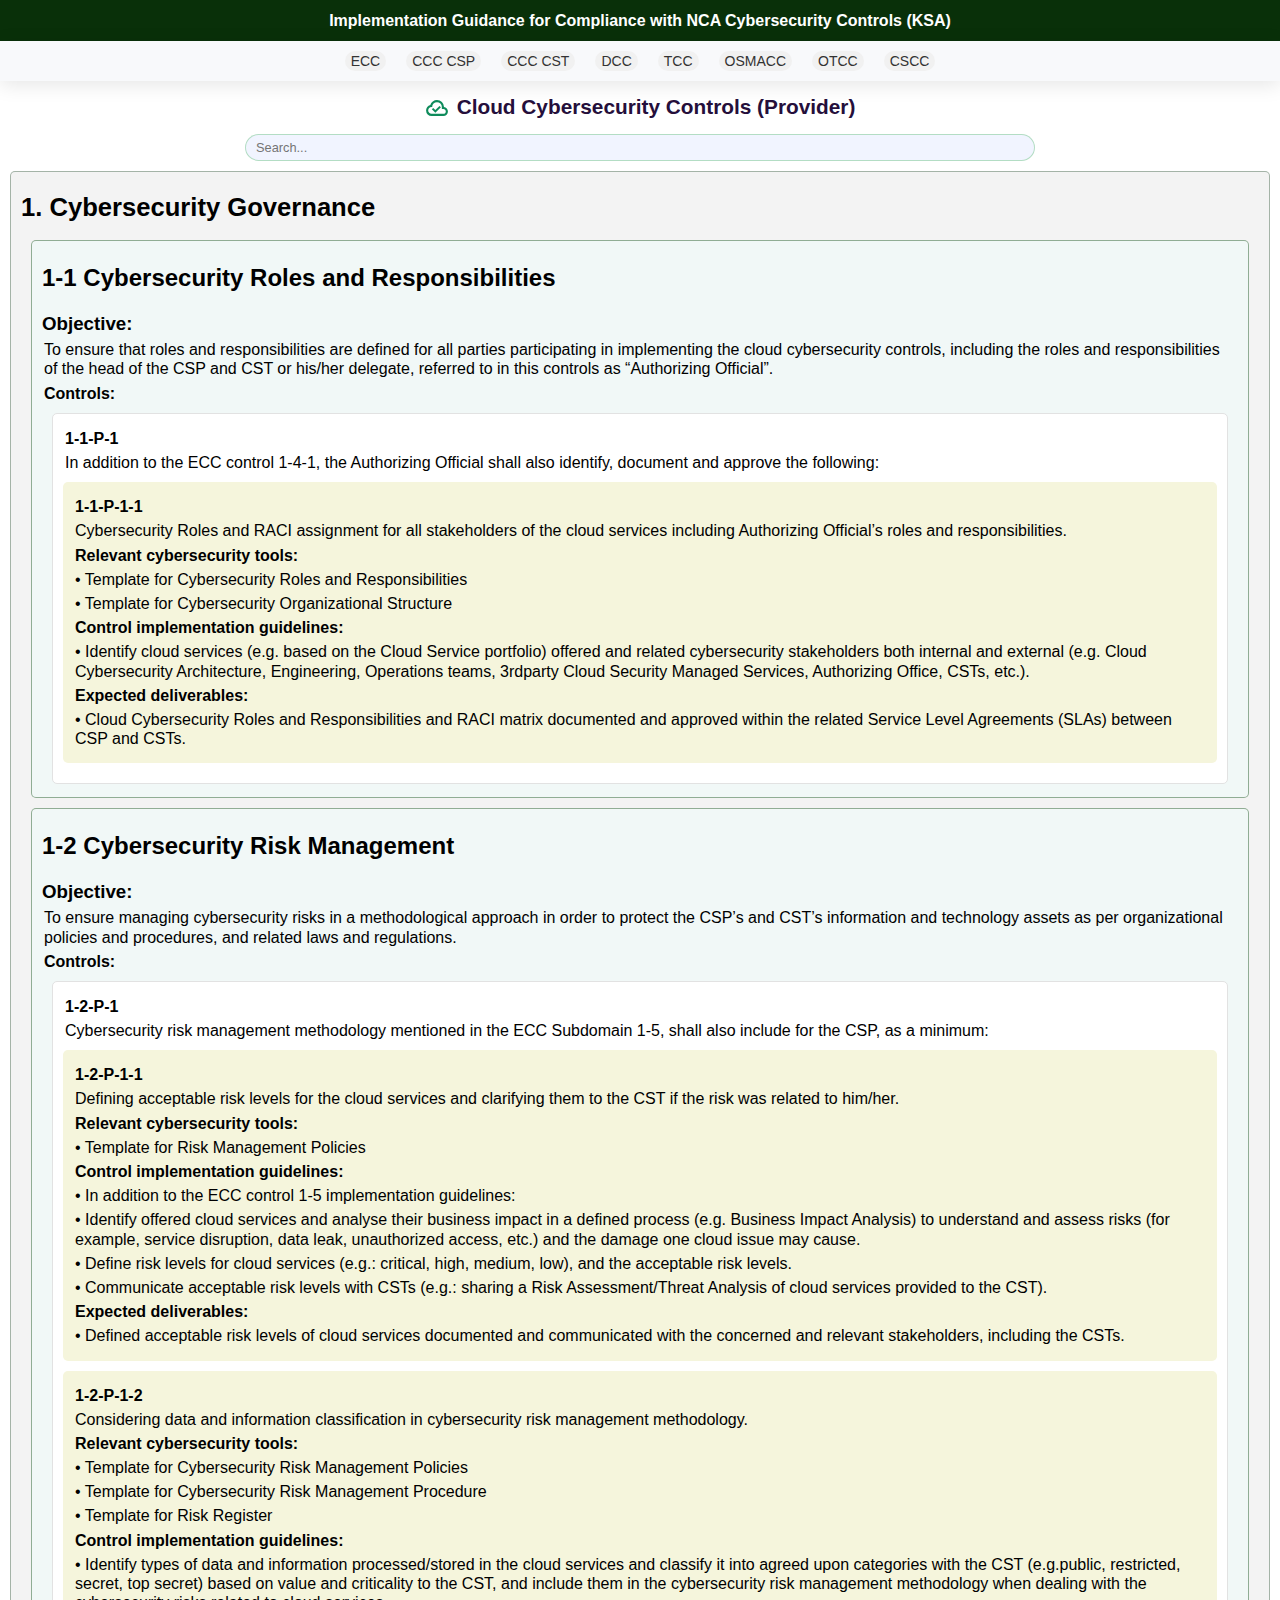
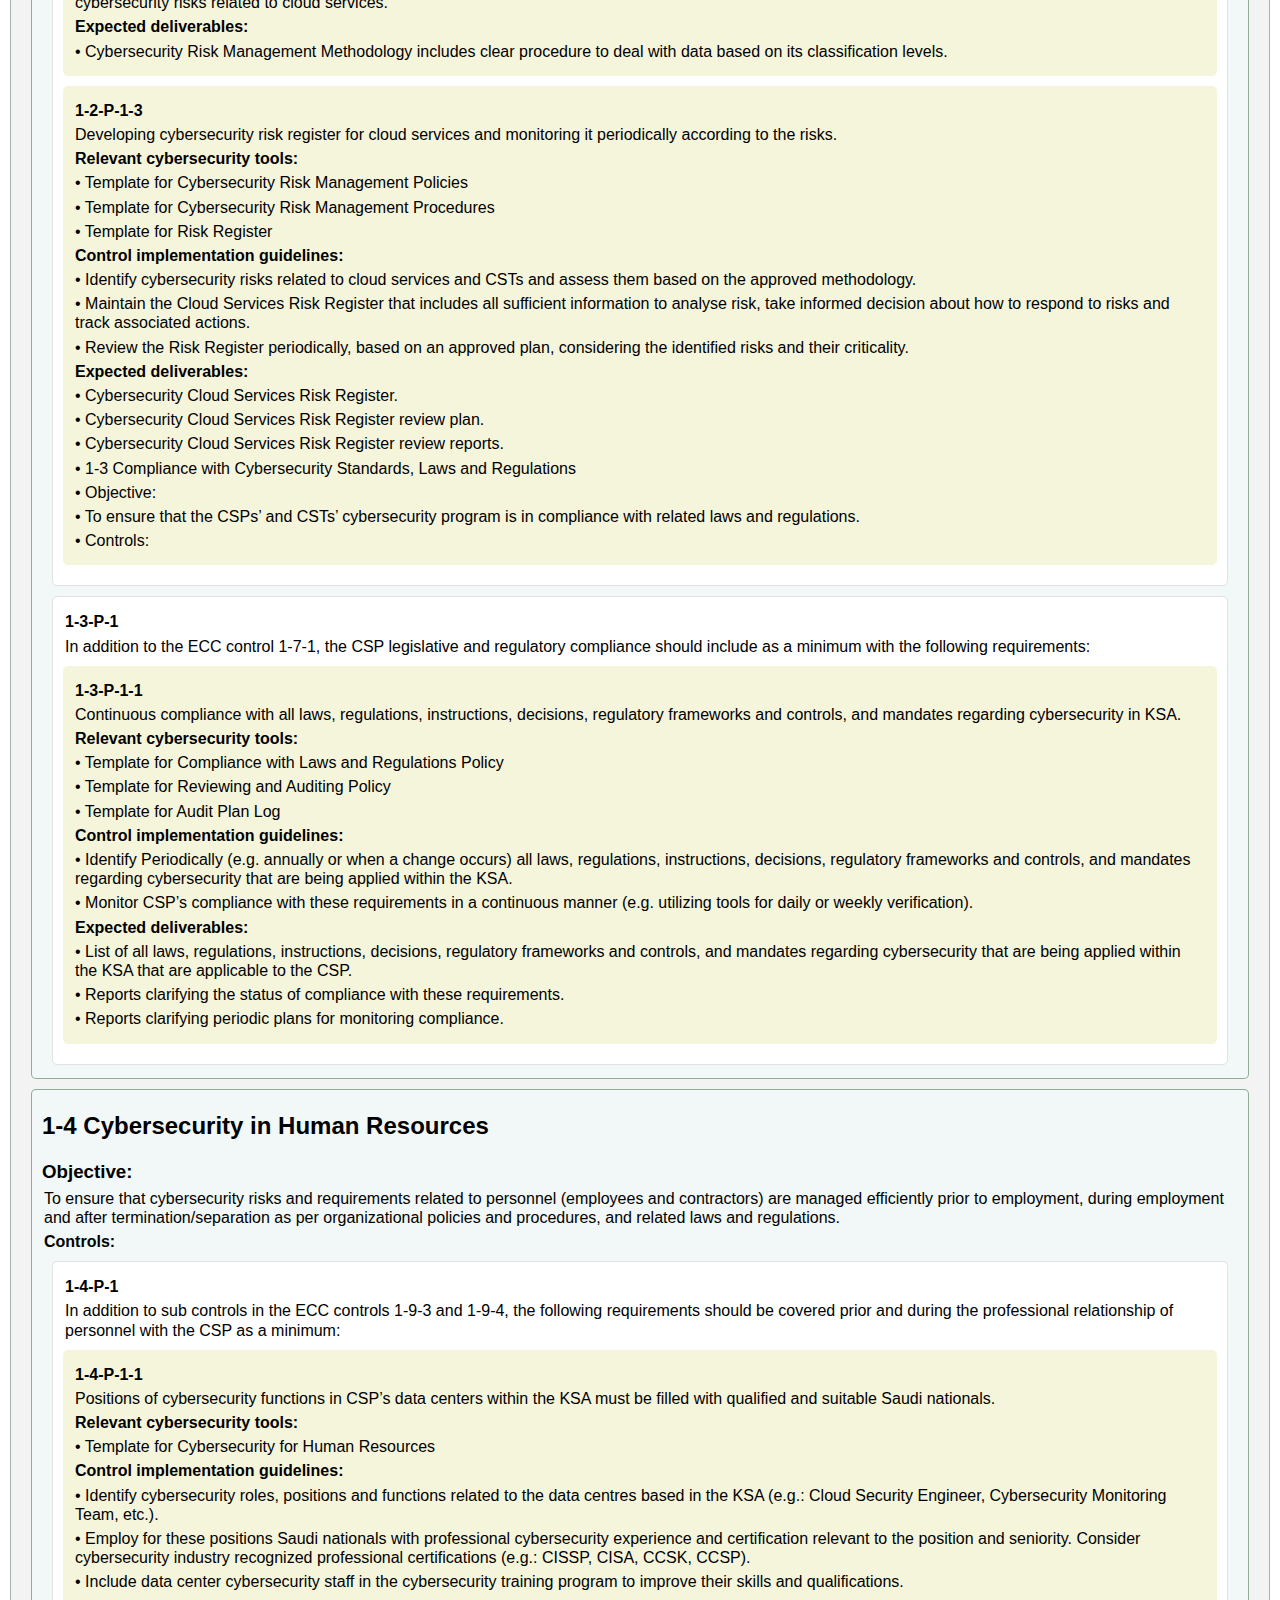
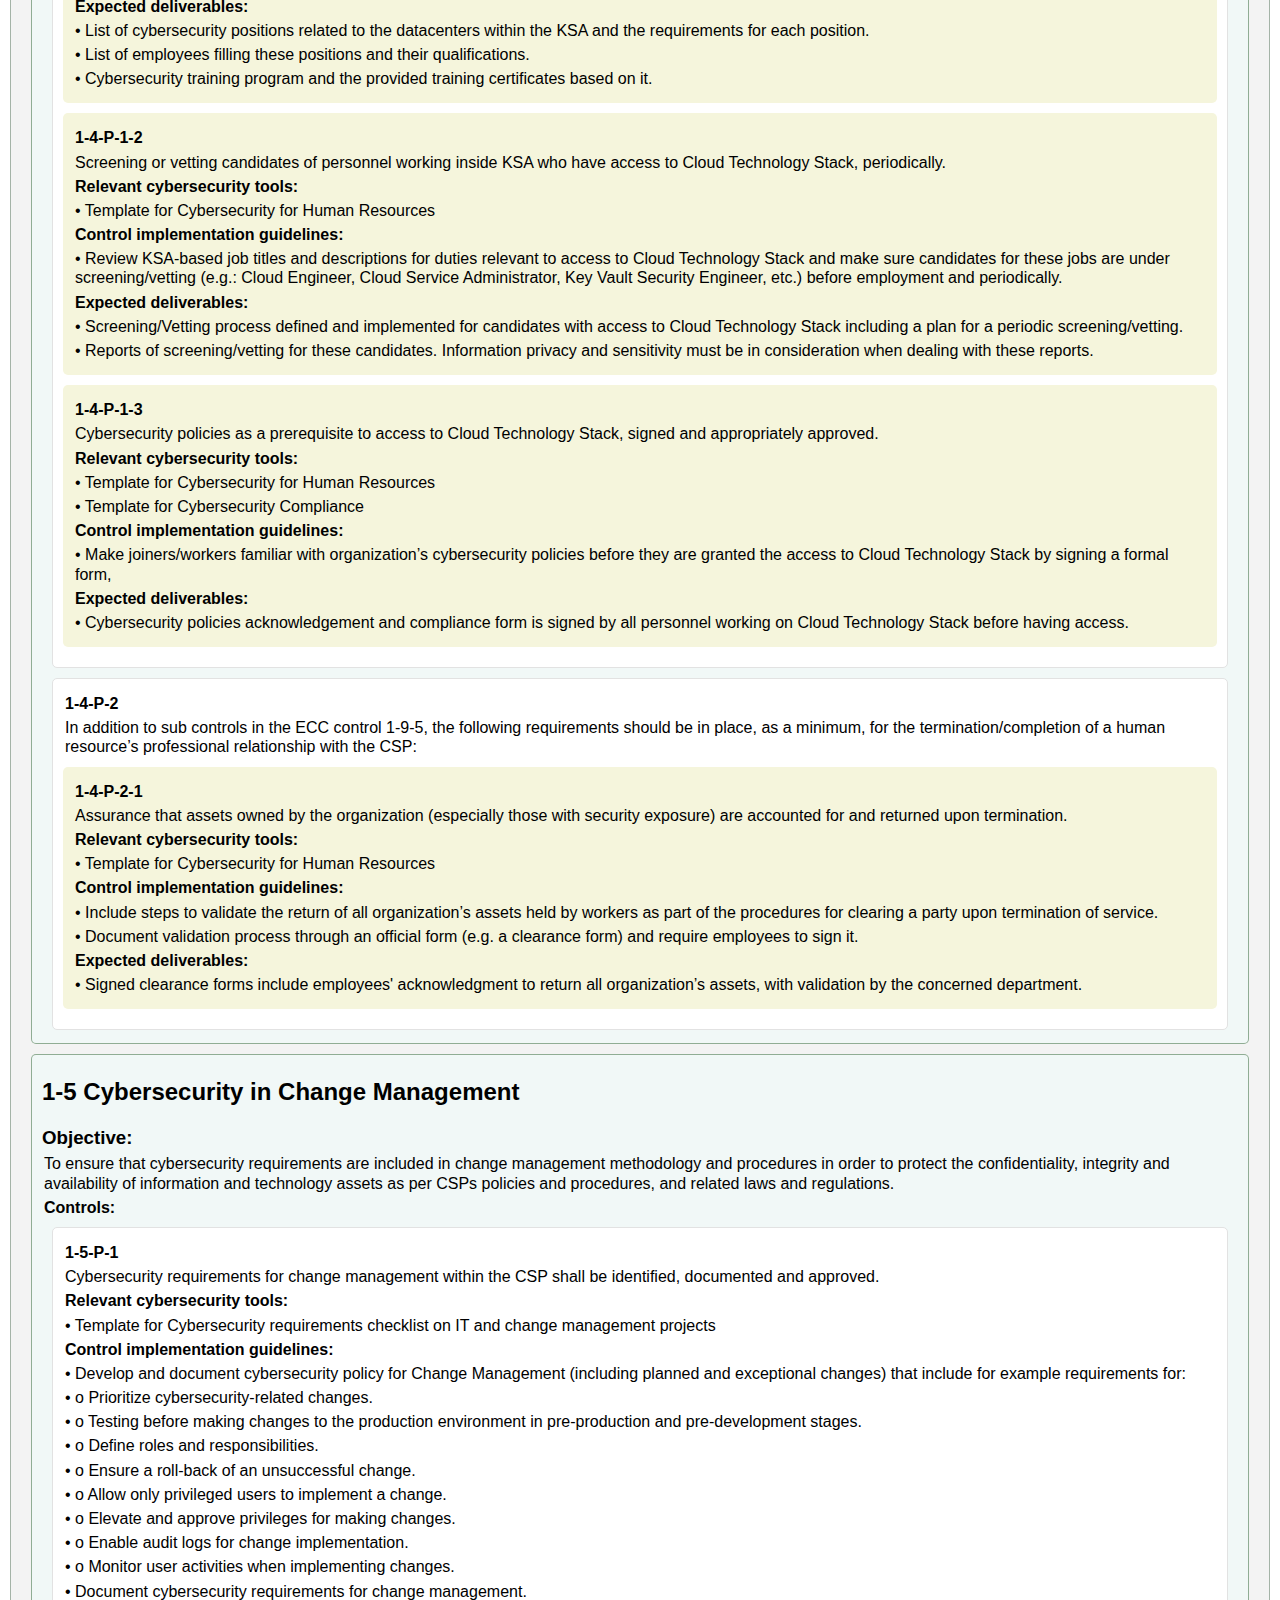
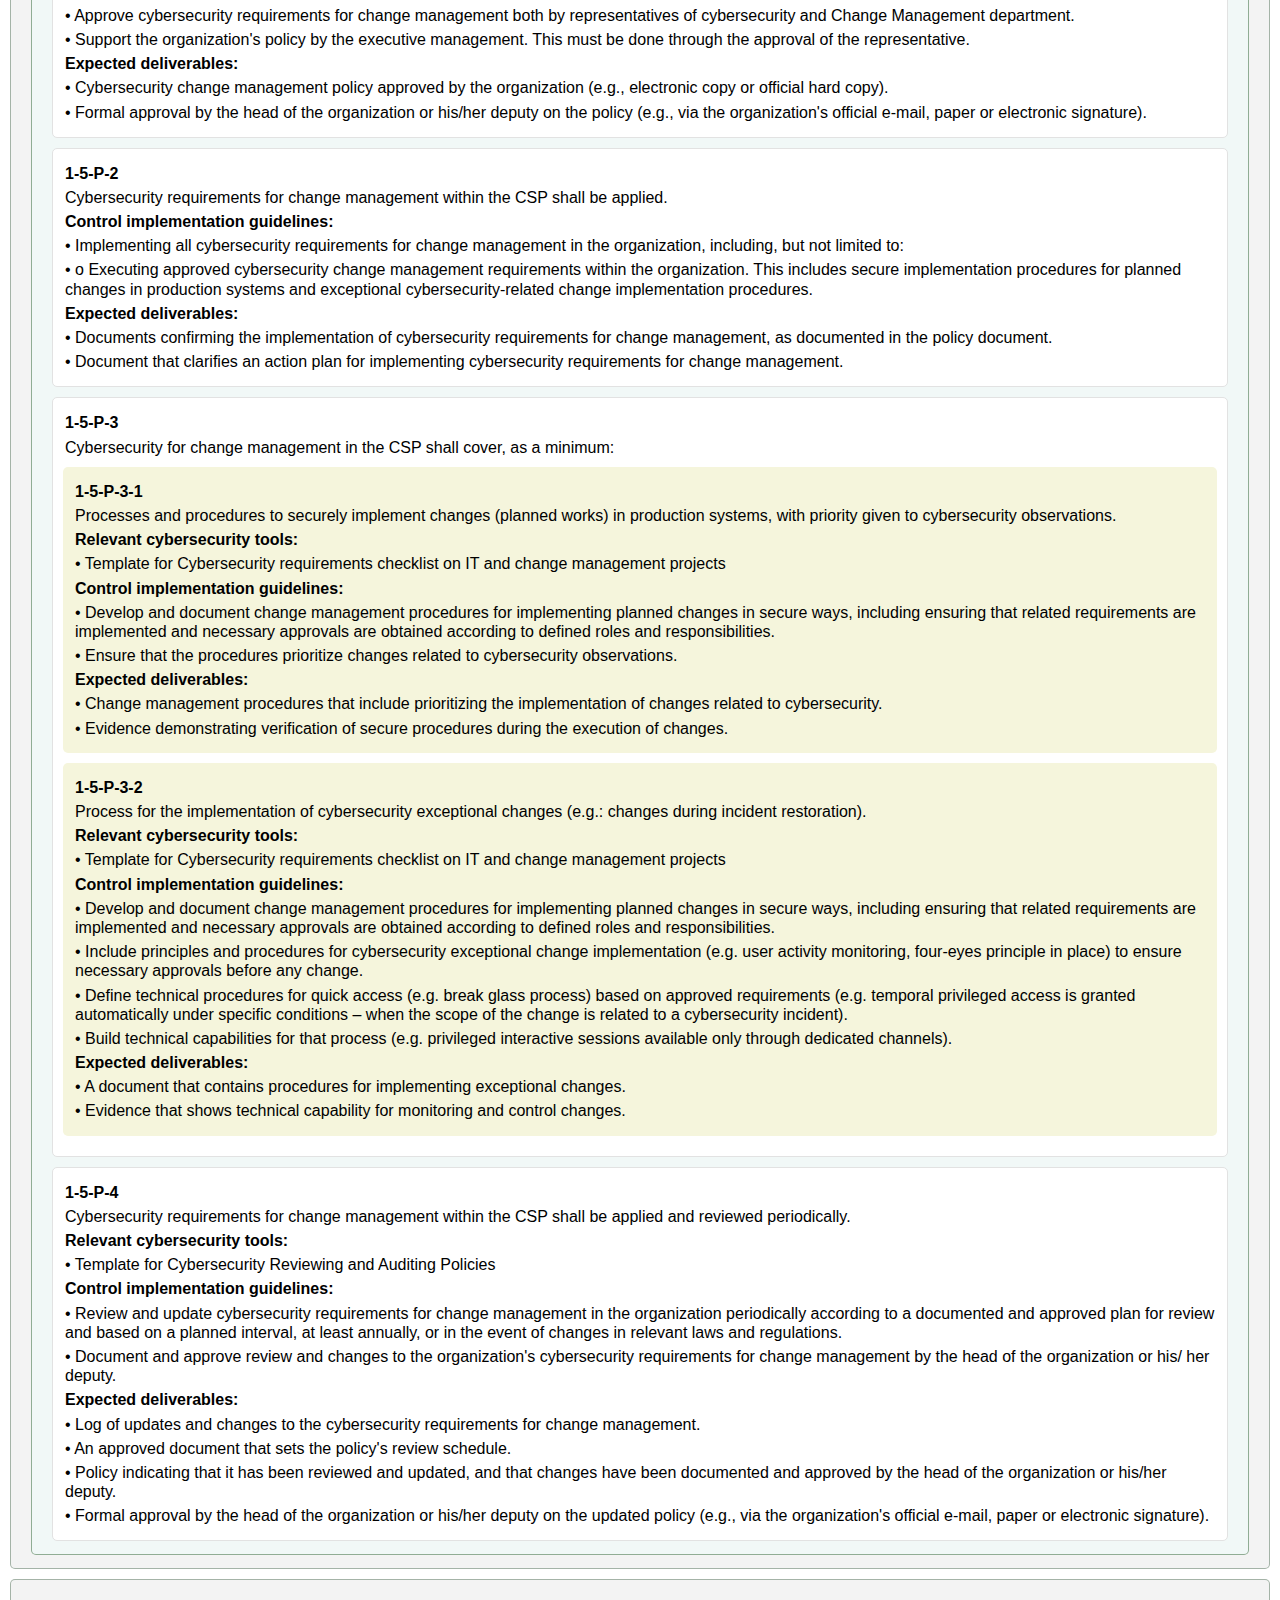
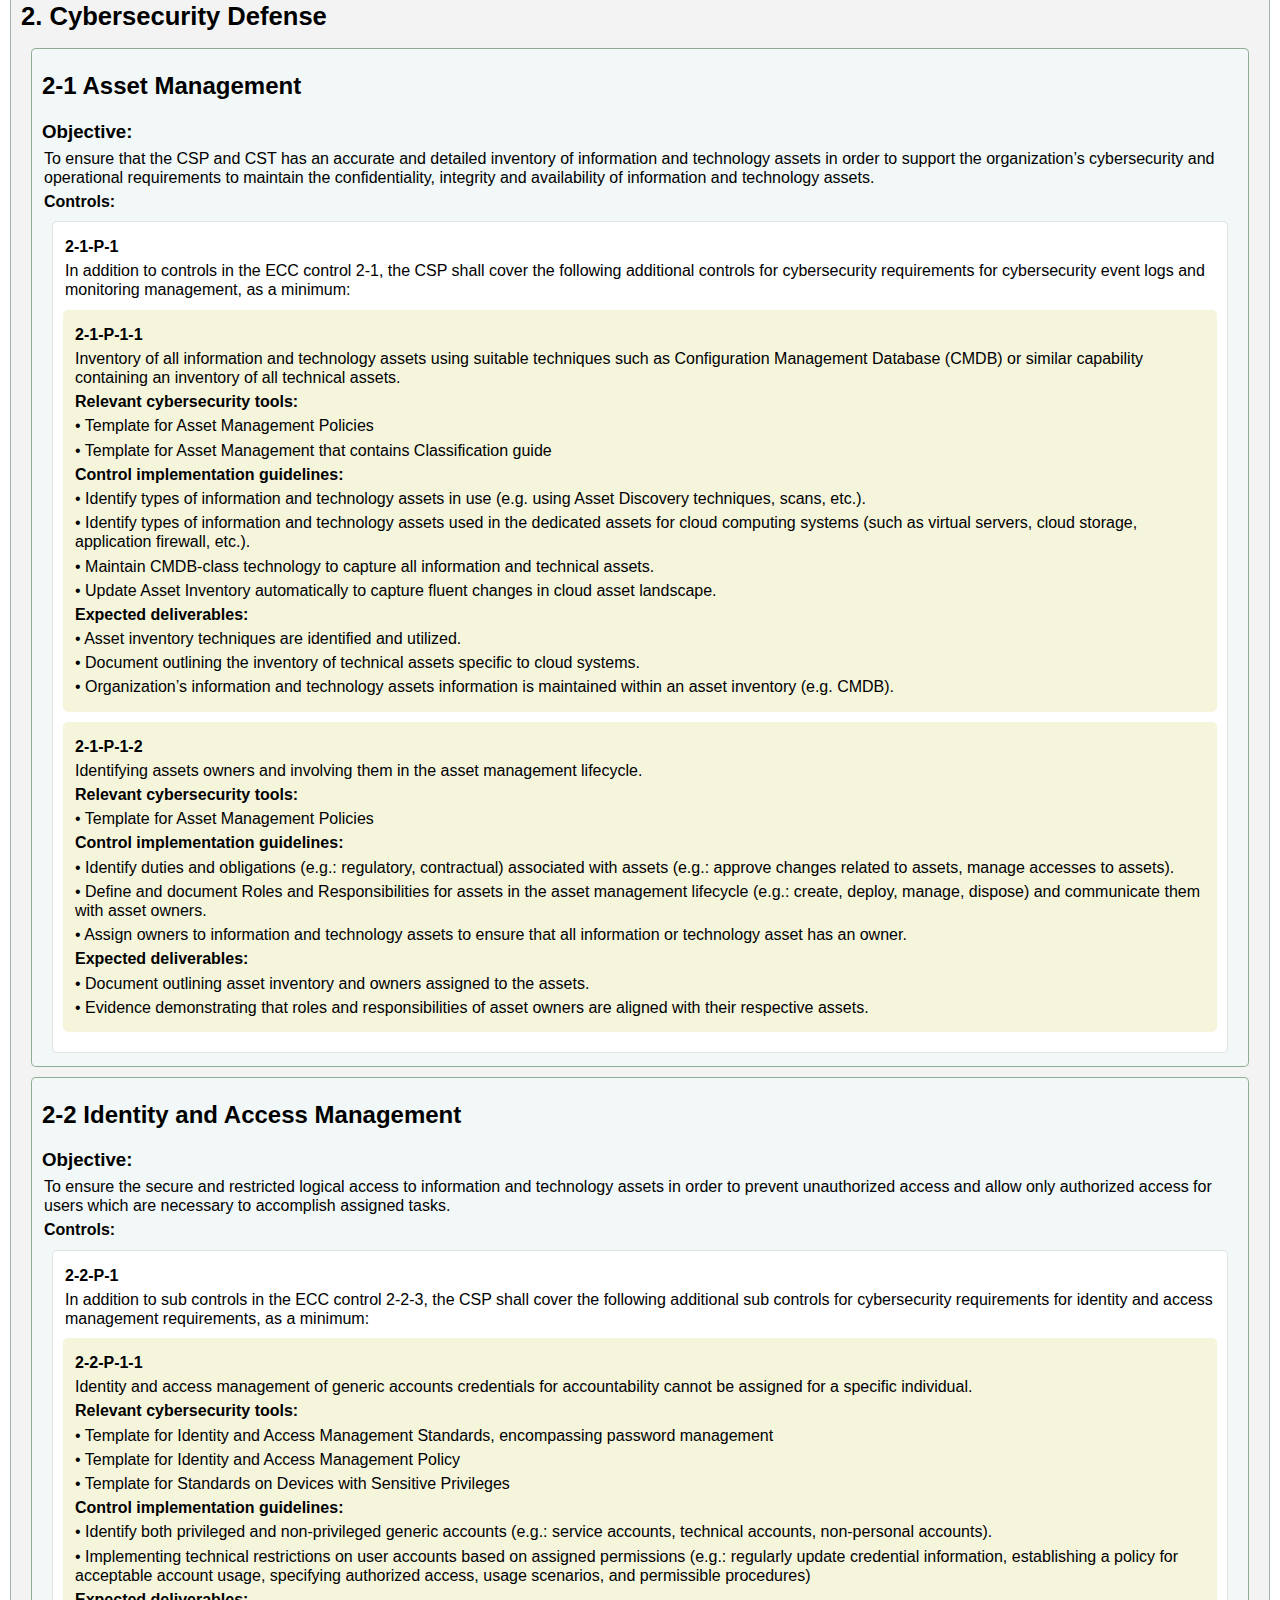
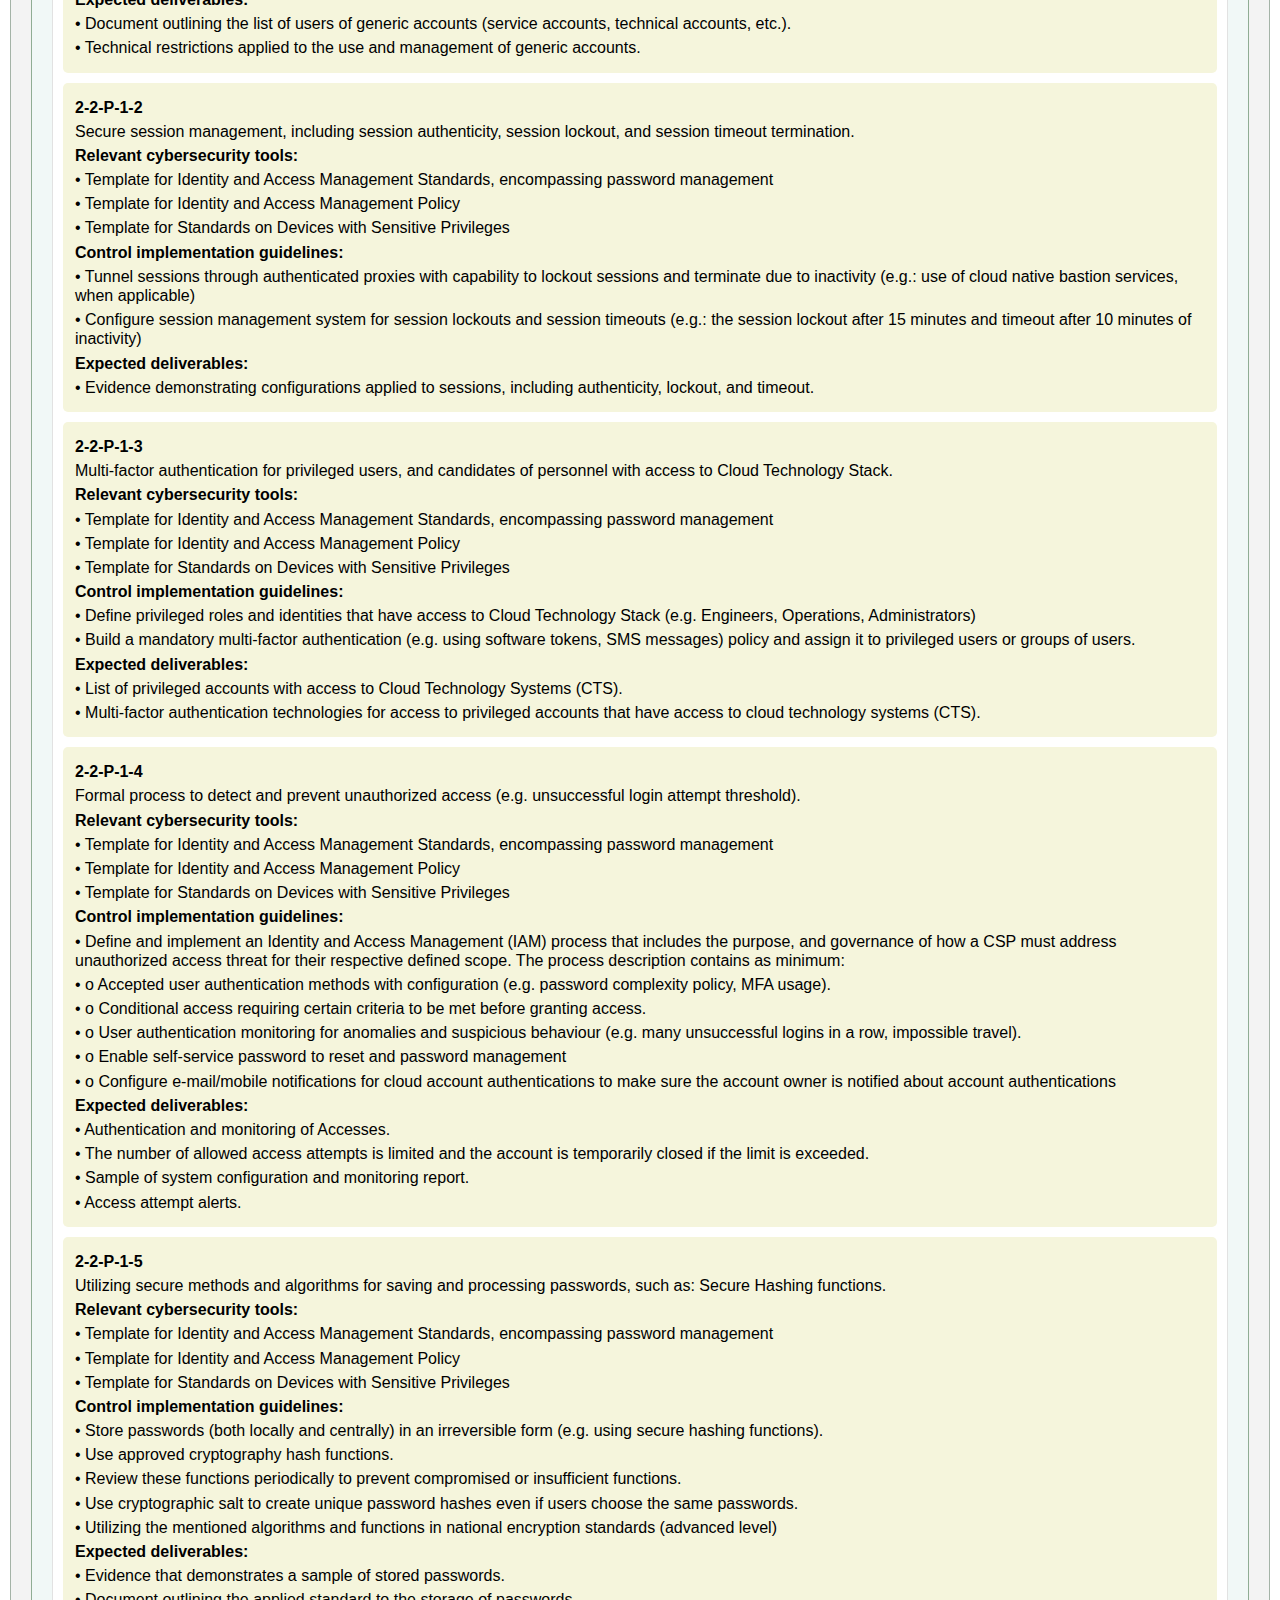
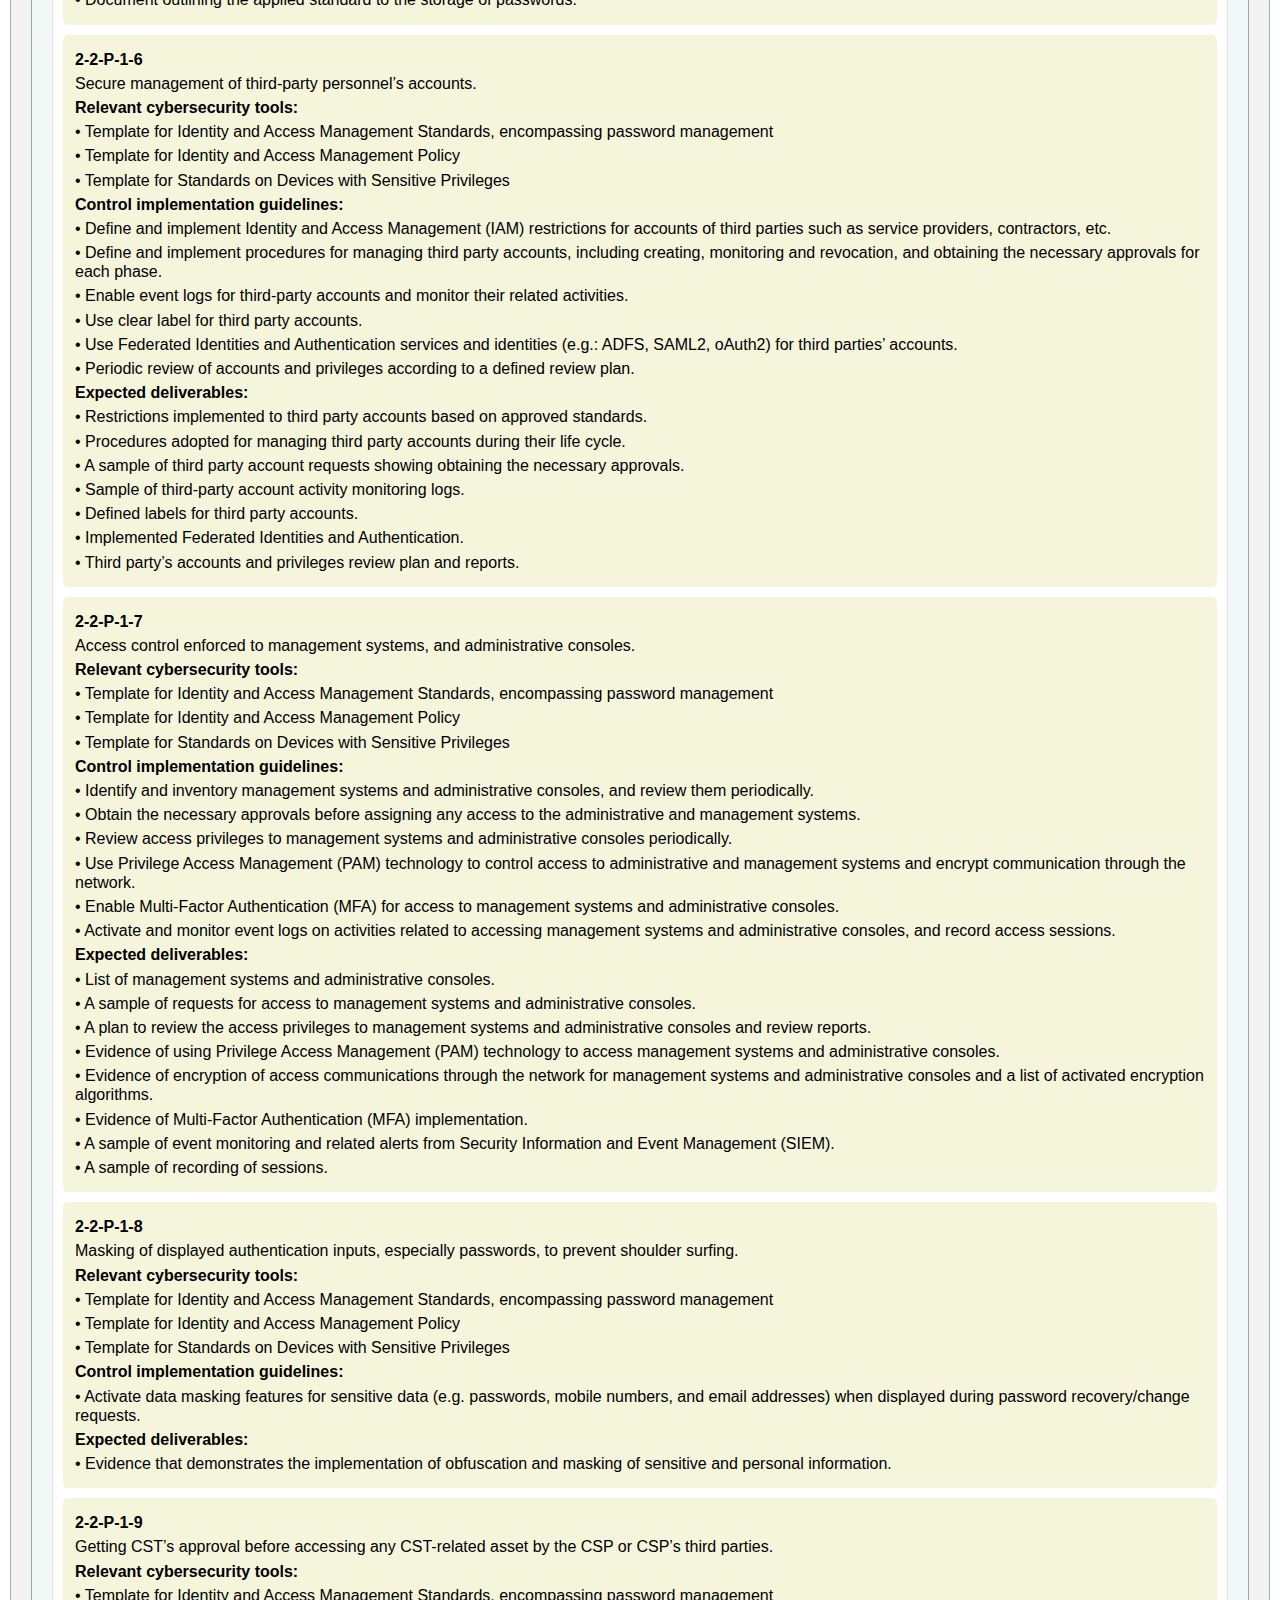
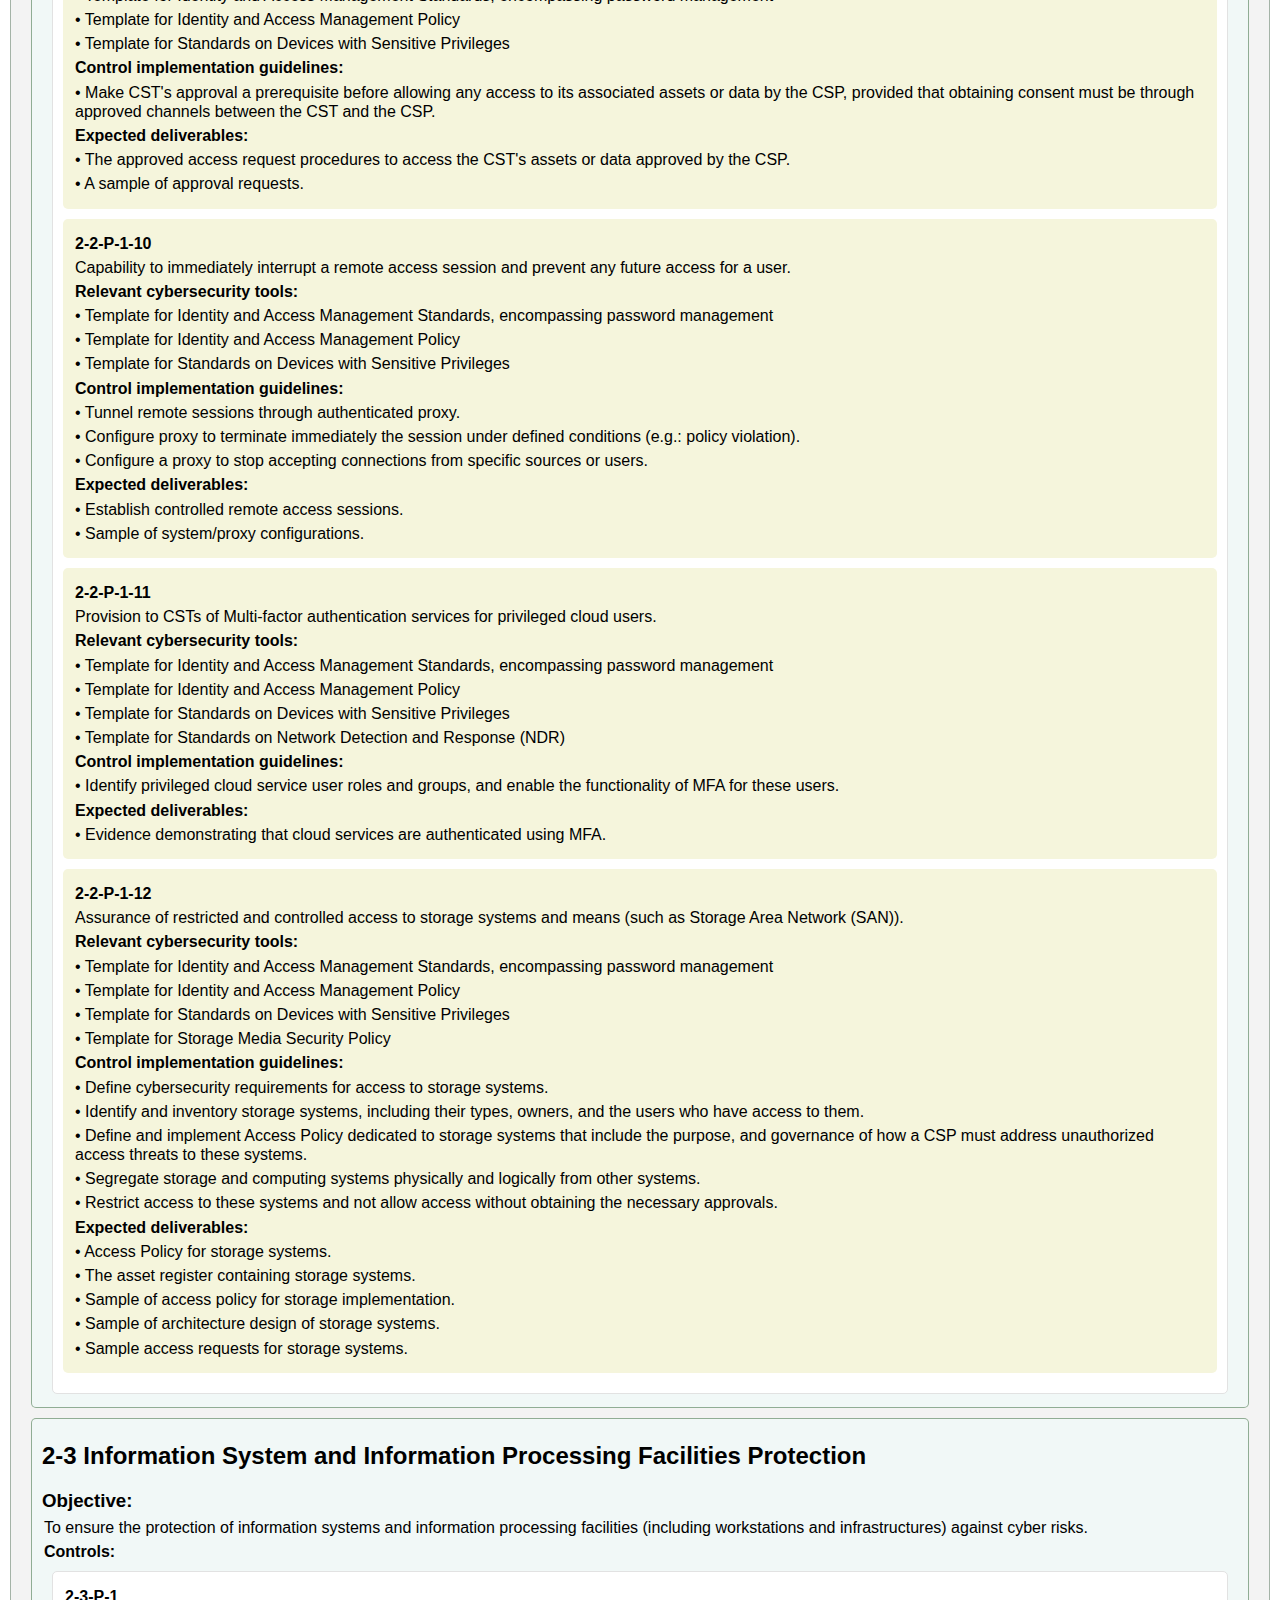
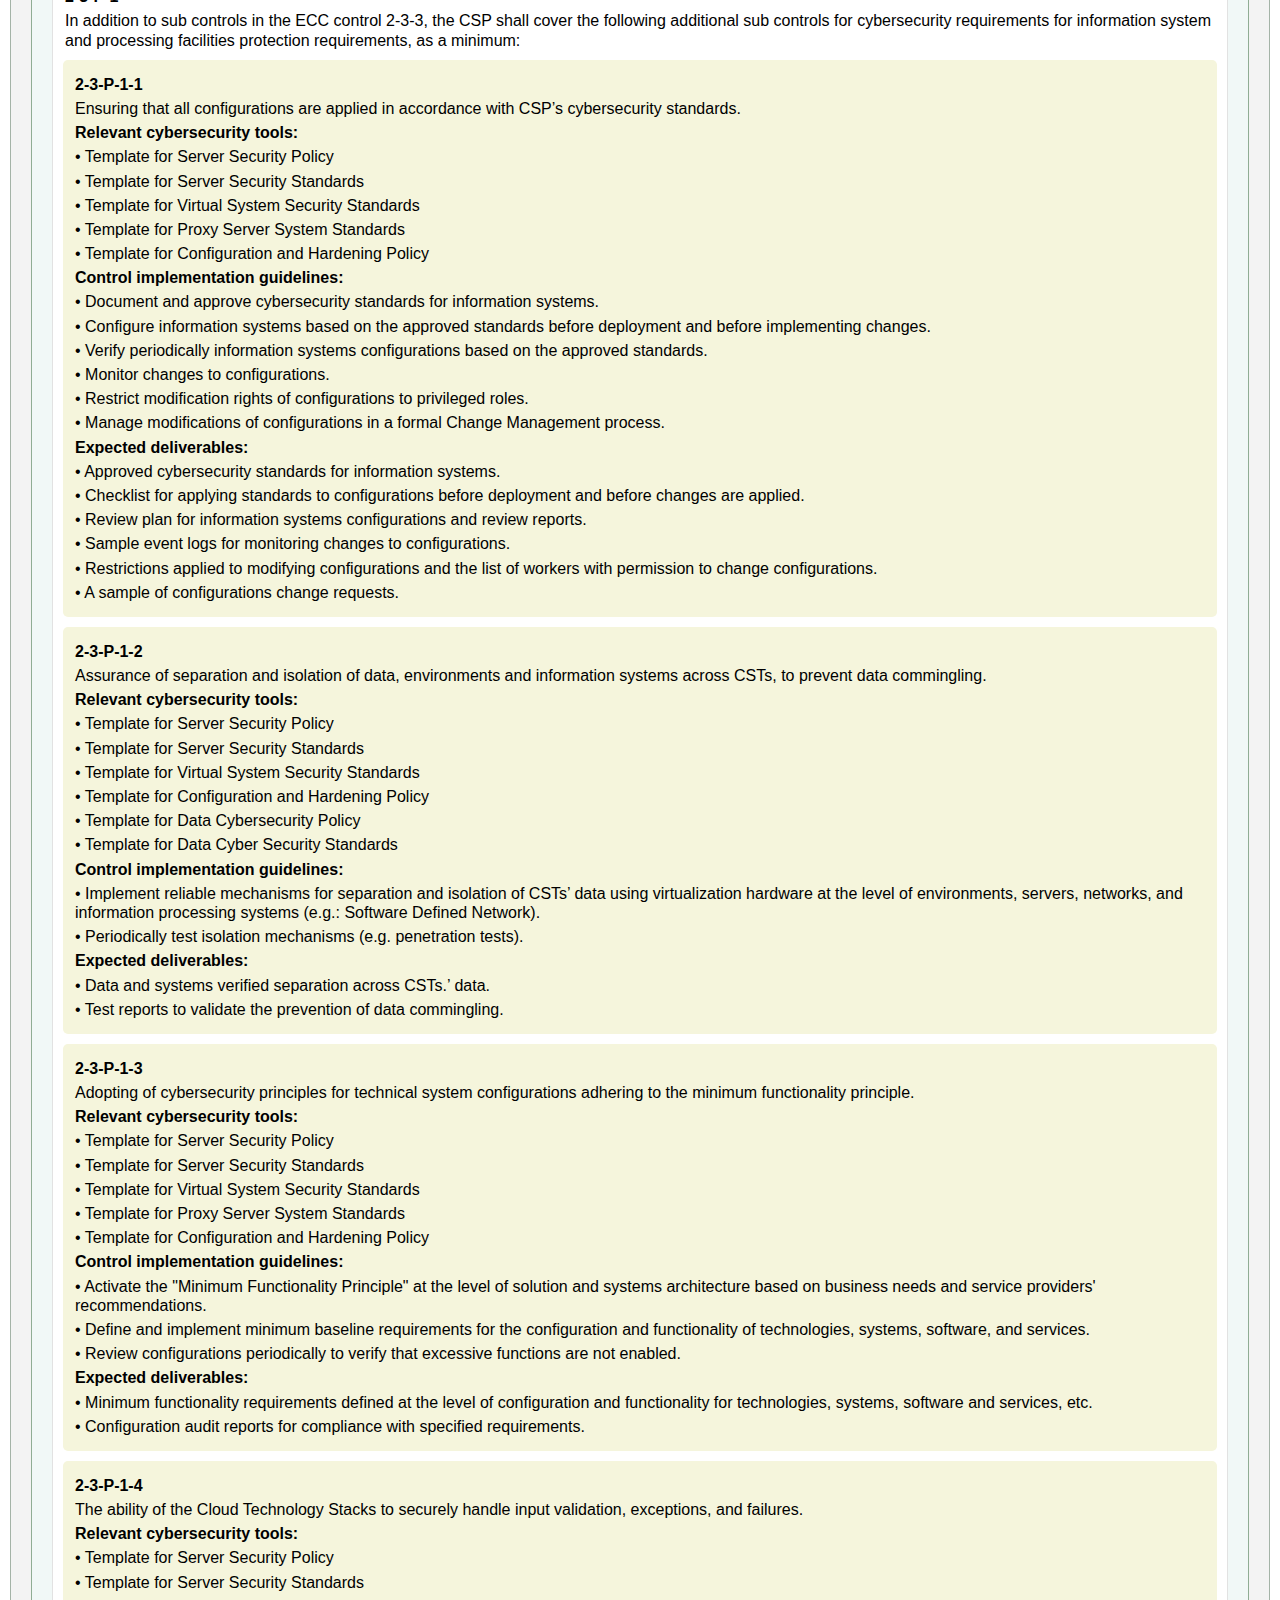
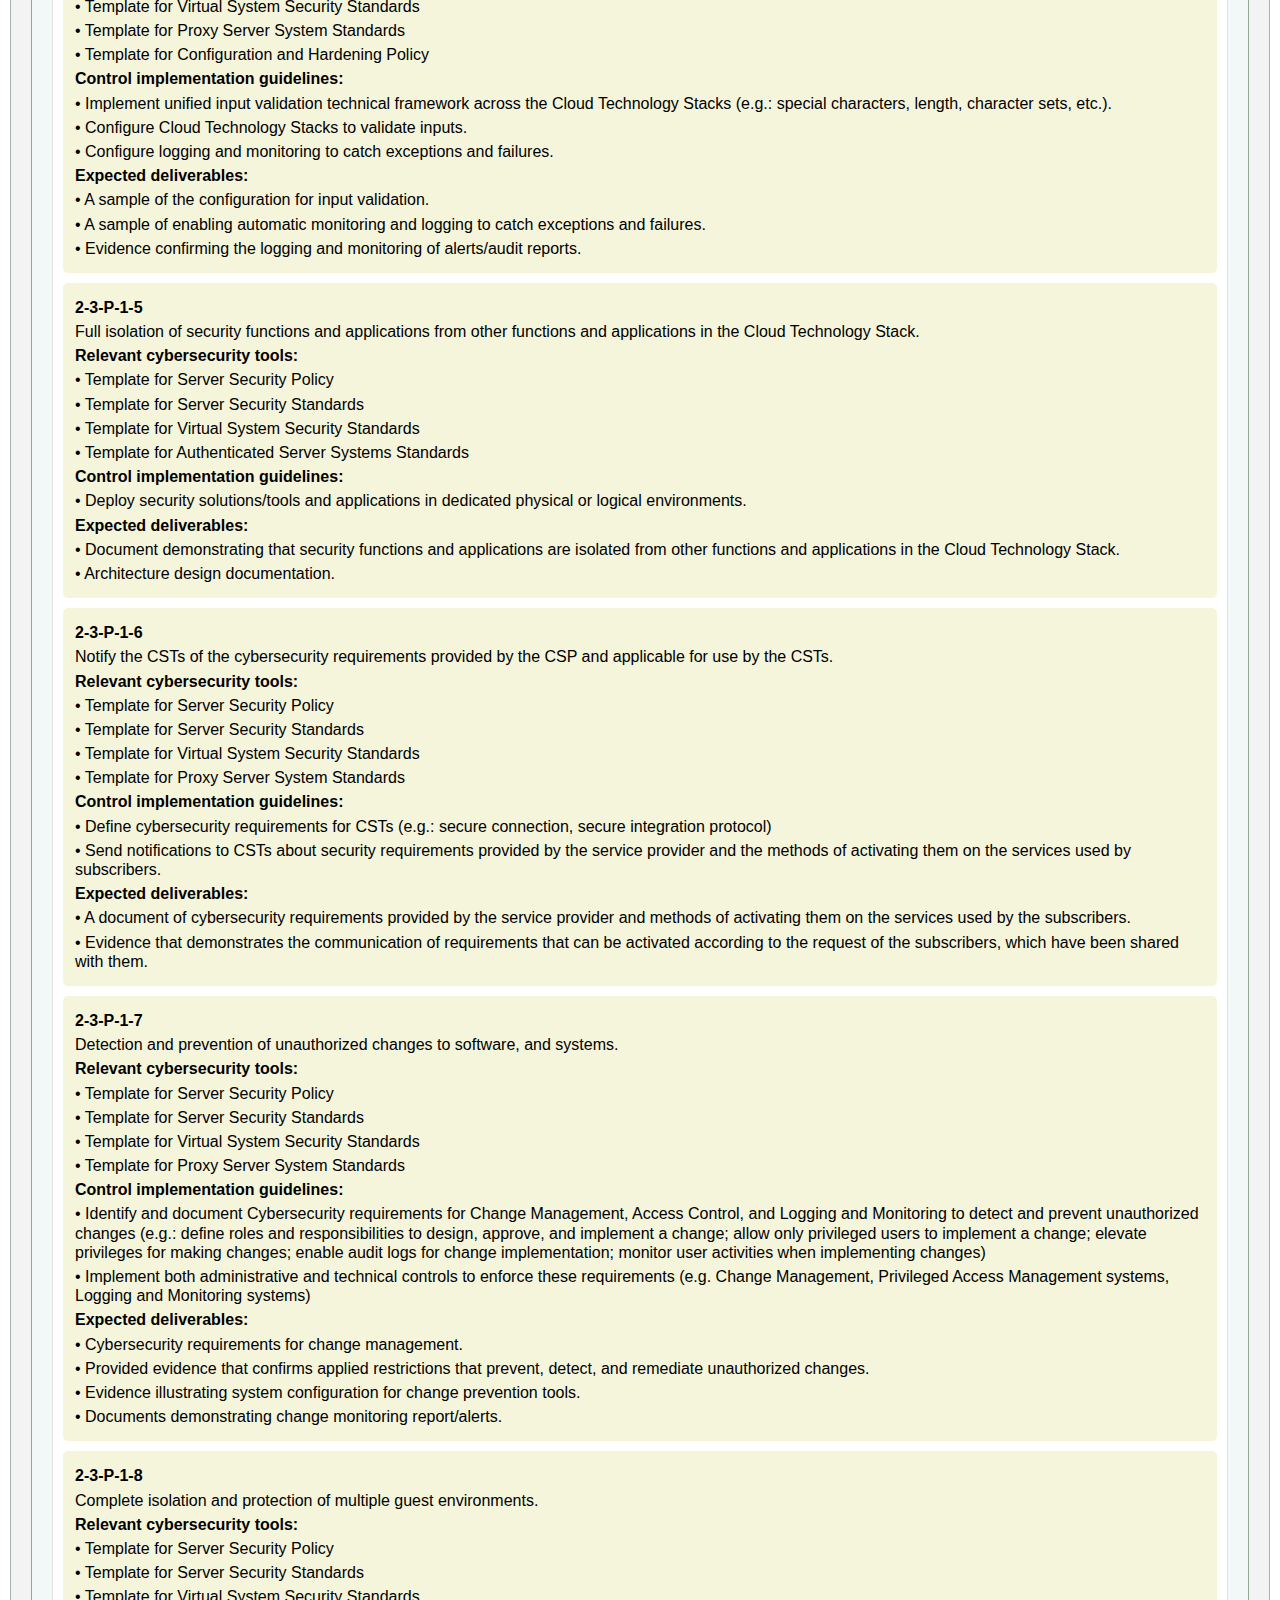
<file: ccc-csp.html>
<!doctype html>
<html lang="en">

<head>
  <meta charset="utf-8" />
  <title>NCA Guidance Hub</title>
  <link rel="icon" type="image/x-icon" href="gem.png">
  <link rel="stylesheet" href="style.css">
  <script src="script.js"></script>
</head>

<body>

  <!-- ------------------------- CONSTANT Starts--------------- -->
  <div class="NCA-main-heading">
    
    <h1>Implementation Guidance for Compliance with NCA Cybersecurity Controls (KSA)</h1>
    
    <!-- darkmode button -->
    <!-- <label class="ui-switch">
      <input type="checkbox" id="themeSwitch">
      <div class="slider">
        <div class="circle"></div>
      </div>
    </label>
  -->
</div>
<!-- Nav Bar for all standard Links -->
<div class="navbar-container">
  <div class="navb4r">
    <a href="index.html" class="nav-item-1">ECC</a>
    <!-- <p class="hide">Essential Cybersecurity Controls</p> -->

      <a href="ccc-csp.html" class="nav-item-2">CCC CSP</a>
      <!-- <p class="hide">Cloud Cybersecurity Controls (Provider)</p> -->
      
      <a href="ccc-cst.html" class="nav-item-3">CCC CST</a>
      <!-- <p class="hide">Cloud Cybersecurity Controls (Tenant)</p> -->
      
      <a href="dcc.html" class="nav-item-4">DCC</a>
      <!-- <p class="hide">Data Cybersecurity Controls</p> -->
    
      <a href="tcc.html" class="nav-item-5">TCC</a>
      <!-- <p class="hide">Telework Cybersecurity Controls</p> -->
      
      <a href="osmacc.html" class="nav-item-6">OSMACC</a>
      <!-- <p class="hide">Organizational Social Media Accounts Cybersecurity Controls</p> -->
      
      <a href="otcc.html" class="nav-item-7">OTCC</a>
      <!-- <p class="hide">Operational Technology Cybersecurity Controls</p> -->
      
      <a href="cscc.html" class="nav-item-8">CSCC</a>
      <!-- <p class="hide">Critical Systems Cybersecurity Controls</p> -->
    </div>
  </div>
  <div class="navbar">
    <svg xmlns="http://www.w3.org/2000/svg" height="24px" viewBox="0 -960 960 960" width="24px" fill="#0e8b5b"><path d="m413.8-285.76 222.63-222.63-56.39-56.39-166.5 166.5-84.24-84.24-55.89 56.13L413.8-285.76ZM263.72-160.87q-91.46 0-156.29-63.12-64.84-63.12-64.84-154.29 0-78.25 46.86-139.84 46.85-61.6 122.53-77.58 24.93-90.95 99.44-147.19 74.52-56.24 168.58-56.24 114.85 0 195.58 79.74 80.72 79.74 83.35 193.69v3.5q67.72 7.63 113.1 59.81 45.38 52.17 45.38 120.61 0 75.11-52.9 128.01-52.9 52.9-128.51 52.9H263.72Zm0-86h471.67q39.96 0 67.99-27.87 28.03-27.88 28.03-67.85 0-39.98-27.92-67.76-27.92-27.78-67.96-27.78h-62.12v-81.59q0-80.32-56.54-136.86-56.55-56.55-136.87-56.55-80.8 0-137.11 57.86-56.3 57.86-56.3 139.14h-22.74q-56.44 0-95.85 39.16-39.41 39.17-39.41 95.47T168-286.03q39.41 39.16 95.72 39.16ZM480-480Z"/></svg>
    <h1 class="Main-H">Cloud Cybersecurity Controls (Provider)</h1>
    
  </div>

  <!-- Search Bar -->
  <div class="search-container">
    <input type="text" id="siteSearch" placeholder="Search..." oninput="searchSite()" />
  </div>
  <!-- ------------------------- CONSTANT Ends --------------- -->




  <div class="main-domain">
    <h1>1. Cybersecurity Governance</h1>
    <div class="subdomain">
      <h2>1-1 Cybersecurity Roles and Responsibilities</h2>
      <h3>Objective:</h3>
      <p>To ensure that roles and responsibilities are defined for all parties participating in implementing the cloud
        cybersecurity controls, including the roles and responsibilities of the head of the CSP and CST or his/her
        delegate, referred to in this controls as “Authorizing Official”.</p>
      <p><strong>Controls:</strong></p>
      <div class="control">
        <p><strong>1-1-P-1</strong></p>
        <p>In addition to the ECC control 1-4-1, the Authorizing Official shall also identify, document and approve the
          following:</p>
        <div class="subcontrols">
          <div class="subcontrol">
            <p><strong>1-1-P-1-1</strong></p>
            <p>Cybersecurity Roles and RACI assignment for all stakeholders of the cloud services including Authorizing
              Official’s roles and responsibilities.</p>
            <div class="relevant-tools">
              <p><strong>Relevant cybersecurity tools:</strong></p>
              <p>&#8226; Template for Cybersecurity Roles and Responsibilities</p>
              <p>&#8226; Template for Cybersecurity Organizational Structure</p>
            </div>

            <div class="impl-guidelines">
              <p><strong>Control implementation guidelines:</strong></p>
              <p>&#8226; Identify cloud services (e.g. based on the Cloud Service portfolio) offered and related
                cybersecurity stakeholders both internal and external (e.g. Cloud Cybersecurity Architecture,
                Engineering, Operations teams, 3rdparty Cloud Security Managed Services, Authorizing Office, CSTs,
                etc.).</p>
            </div>

            <div class="expected-deliverables">
              <p><strong>Expected deliverables:</strong></p>
              <p>&#8226; Cloud Cybersecurity Roles and Responsibilities and RACI matrix documented and approved within
                the related Service Level Agreements (SLAs) between CSP and CSTs.</p>
            </div>

          </div>

        </div>

      </div>

    </div>

    <div class="subdomain">
      <h2>1-2 Cybersecurity Risk Management</h2>
      <h3>Objective:</h3>
      <p>To ensure managing cybersecurity risks in a methodological approach in order to protect the CSP’s and CST’s
        information and technology assets as per organizational policies and procedures, and related laws and
        regulations.</p>
      <p><strong>Controls:</strong></p>
      <div class="control">
        <p><strong>1-2-P-1</strong></p>
        <p>Cybersecurity risk management methodology mentioned in the ECC Subdomain 1-5, shall also include for the CSP,
          as a minimum:</p>
        <div class="subcontrols">
          <div class="subcontrol">
            <p><strong>1-2-P-1-1</strong></p>
            <p>Defining acceptable risk levels for the cloud services and clarifying them to the CST if the risk was
              related to him/her.</p>
            <div class="relevant-tools">
              <p><strong>Relevant cybersecurity tools:</strong></p>
              <p>&#8226; Template for Risk Management Policies</p>
            </div>

            <div class="impl-guidelines">
              <p><strong>Control implementation guidelines:</strong></p>
              <p>&#8226; In addition to the ECC control 1-5 implementation guidelines:</p>
              <p>&#8226; Identify offered cloud services and analyse their business impact in a defined process (e.g.
                Business Impact Analysis) to understand and assess risks (for example, service disruption, data leak,
                unauthorized access, etc.) and the damage one cloud issue may cause.</p>
              <p>&#8226; Define risk levels for cloud services (e.g.: critical, high, medium, low), and the acceptable
                risk levels.</p>
              <p>&#8226; Communicate acceptable risk levels with CSTs (e.g.: sharing a Risk Assessment/Threat Analysis
                of cloud services provided to the CST).</p>
            </div>

            <div class="expected-deliverables">
              <p><strong>Expected deliverables:</strong></p>
              <p>&#8226; Defined acceptable risk levels of cloud services documented and communicated with the concerned
                and relevant stakeholders, including the CSTs.</p>
            </div>

          </div>

          <div class="subcontrol">
            <p><strong>1-2-P-1-2</strong></p>
            <p>Considering data and information classification in cybersecurity risk management methodology.</p>
            <div class="relevant-tools">
              <p><strong>Relevant cybersecurity tools:</strong></p>
              <p>&#8226; Template for Cybersecurity Risk Management Policies</p>
              <p>&#8226; Template for Cybersecurity Risk Management Procedure</p>
              <p>&#8226; Template for Risk Register</p>
            </div>

            <div class="impl-guidelines">
              <p><strong>Control implementation guidelines:</strong></p>
              <p>&#8226; Identify types of data and information processed/stored in the cloud services and classify it
                into agreed upon categories with the CST (e.g.public, restricted, secret, top secret) based on value and
                criticality to the CST, and include them in the cybersecurity risk management methodology when dealing
                with the cybersecurity risks related to cloud services.</p>
            </div>

            <div class="expected-deliverables">
              <p><strong>Expected deliverables:</strong></p>
              <p>&#8226; Cybersecurity Risk Management Methodology includes clear procedure to deal with data based on
                its classification levels.</p>
            </div>

          </div>

          <div class="subcontrol">
            <p><strong>1-2-P-1-3</strong></p>
            <p>Developing cybersecurity risk register for cloud services and monitoring it periodically according to the
              risks.</p>
            <div class="relevant-tools">
              <p><strong>Relevant cybersecurity tools:</strong></p>
              <p>&#8226; Template for Cybersecurity Risk Management Policies</p>
              <p>&#8226; Template for Cybersecurity Risk Management Procedures</p>
              <p>&#8226; Template for Risk Register</p>
            </div>

            <div class="impl-guidelines">
              <p><strong>Control implementation guidelines:</strong></p>
              <p>&#8226; Identify cybersecurity risks related to cloud services and CSTs and assess them based on the
                approved methodology.</p>
              <p>&#8226; Maintain the Cloud Services Risk Register that includes all sufficient information to analyse
                risk, take informed decision about how to respond to risks and track associated actions.</p>
              <p>&#8226; Review the Risk Register periodically, based on an approved plan, considering the identified
                risks and their criticality.</p>
            </div>

            <div class="expected-deliverables">
              <p><strong>Expected deliverables:</strong></p>
              <p>&#8226; Cybersecurity Cloud Services Risk Register.</p>
              <p>&#8226; Cybersecurity Cloud Services Risk Register review plan.</p>
              <p>&#8226; Cybersecurity Cloud Services Risk Register review reports.</p>
              <p>&#8226; 1-3 Compliance with Cybersecurity Standards, Laws and Regulations</p>
              <p>&#8226; Objective:</p>
              <p>&#8226; To ensure that the CSPs’ and CSTs’ cybersecurity program is in compliance with related laws and
                regulations.</p>
              <p>&#8226; Controls:</p>
            </div>

          </div>

        </div>

      </div>

      <div class="control">
        <p><strong>1-3-P-1</strong></p>
        <p>In addition to the ECC control 1-7-1, the CSP legislative and regulatory compliance should include as a
          minimum with the following requirements:</p>
        <div class="subcontrols">
          <div class="subcontrol">
            <p><strong>1-3-P-1-1</strong></p>
            <p>Continuous compliance with all laws, regulations, instructions, decisions, regulatory frameworks and
              controls, and mandates regarding cybersecurity in KSA.</p>
            <div class="relevant-tools">
              <p><strong>Relevant cybersecurity tools:</strong></p>
              <p>&#8226; Template for Compliance with Laws and Regulations Policy</p>
              <p>&#8226; Template for Reviewing and Auditing Policy</p>
              <p>&#8226; Template for Audit Plan Log</p>
            </div>

            <div class="impl-guidelines">
              <p><strong>Control implementation guidelines:</strong></p>
              <p>&#8226; Identify Periodically (e.g. annually or when a change occurs) all laws, regulations,
                instructions, decisions, regulatory frameworks and controls, and mandates regarding cybersecurity that
                are being applied within the KSA.</p>
              <p>&#8226; Monitor CSP’s compliance with these requirements in a continuous manner (e.g. utilizing tools
                for daily or weekly verification).</p>
            </div>

            <div class="expected-deliverables">
              <p><strong>Expected deliverables:</strong></p>
              <p>&#8226; List of all laws, regulations, instructions, decisions, regulatory frameworks and controls, and
                mandates regarding cybersecurity that are being applied within the KSA that are applicable to the CSP.
              </p>
              <p>&#8226; Reports clarifying the status of compliance with these requirements.</p>
              <p>&#8226; Reports clarifying periodic plans for monitoring compliance.</p>
            </div>

          </div>

        </div>

      </div>

    </div>

    <div class="subdomain">
      <h2>1-4 Cybersecurity in Human Resources</h2>
      <h3>Objective:</h3>
      <p>To ensure that cybersecurity risks and requirements related to personnel (employees and contractors) are
        managed efficiently prior to employment, during employment and after termination/separation as per
        organizational policies and procedures, and related laws and regulations.</p>
      <p><strong>Controls:</strong></p>
      <div class="control">
        <p><strong>1-4-P-1</strong></p>
        <p>In addition to sub controls in the ECC controls 1-9-3 and 1-9-4, the following requirements should be covered
          prior and during the professional relationship of personnel with the CSP as a minimum:</p>
        <div class="subcontrols">
          <div class="subcontrol">
            <p><strong>1-4-P-1-1</strong></p>
            <p>Positions of cybersecurity functions in CSP’s data centers within the KSA must be filled with qualified
              and suitable Saudi nationals.</p>
            <div class="relevant-tools">
              <p><strong>Relevant cybersecurity tools:</strong></p>
              <p>&#8226; Template for Cybersecurity for Human Resources</p>
            </div>

            <div class="impl-guidelines">
              <p><strong>Control implementation guidelines:</strong></p>
              <p>&#8226; Identify cybersecurity roles, positions and functions related to the data centres based in the
                KSA (e.g.: Cloud Security Engineer, Cybersecurity Monitoring Team, etc.).</p>
              <p>&#8226; Employ for these positions Saudi nationals with professional cybersecurity experience and
                certification relevant to the position and seniority. Consider cybersecurity industry recognized
                professional certifications (e.g.: CISSP, CISA, CCSK, CCSP).</p>
              <p>&#8226; Include data center cybersecurity staff in the cybersecurity training program to improve their
                skills and qualifications.</p>
            </div>

            <div class="expected-deliverables">
              <p><strong>Expected deliverables:</strong></p>
              <p>&#8226; List of cybersecurity positions related to the datacenters within the KSA and the requirements
                for each position.</p>
              <p>&#8226; List of employees filling these positions and their qualifications.</p>
              <p>&#8226; Cybersecurity training program and the provided training certificates based on it.</p>
            </div>

          </div>

          <div class="subcontrol">
            <p><strong>1-4-P-1-2</strong></p>
            <p>Screening or vetting candidates of personnel working inside KSA who have access to Cloud Technology
              Stack, periodically.</p>
            <div class="relevant-tools">
              <p><strong>Relevant cybersecurity tools:</strong></p>
              <p>&#8226; Template for Cybersecurity for Human Resources</p>
            </div>

            <div class="impl-guidelines">
              <p><strong>Control implementation guidelines:</strong></p>
              <p>&#8226; Review KSA-based job titles and descriptions for duties relevant to access to Cloud Technology
                Stack and make sure candidates for these jobs are under screening/vetting (e.g.: Cloud Engineer, Cloud
                Service Administrator, Key Vault Security Engineer, etc.) before employment and periodically.</p>
            </div>

            <div class="expected-deliverables">
              <p><strong>Expected deliverables:</strong></p>
              <p>&#8226; Screening/Vetting process defined and implemented for candidates with access to Cloud
                Technology Stack including a plan for a periodic screening/vetting.</p>
              <p>&#8226; Reports of screening/vetting for these candidates. Information privacy and sensitivity must be
                in consideration when dealing with these reports.</p>
            </div>

          </div>

          <div class="subcontrol">
            <p><strong>1-4-P-1-3</strong></p>
            <p>Cybersecurity policies as a prerequisite to access to Cloud Technology Stack, signed and appropriately
              approved.</p>
            <div class="relevant-tools">
              <p><strong>Relevant cybersecurity tools:</strong></p>
              <p>&#8226; Template for Cybersecurity for Human Resources</p>
              <p>&#8226; Template for Cybersecurity Compliance</p>
            </div>

            <div class="impl-guidelines">
              <p><strong>Control implementation guidelines:</strong></p>
              <p>&#8226; Make joiners/workers familiar with organization’s cybersecurity policies before they are
                granted the access to Cloud Technology Stack by signing a formal form,</p>
            </div>

            <div class="expected-deliverables">
              <p><strong>Expected deliverables:</strong></p>
              <p>&#8226; Cybersecurity policies acknowledgement and compliance form is signed by all personnel working
                on Cloud Technology Stack before having access.</p>
            </div>

          </div>

        </div>

      </div>

      <div class="control">
        <p><strong>1-4-P-2</strong></p>
        <p>In addition to sub controls in the ECC control 1-9-5, the following requirements should be in place, as a
          minimum, for the termination/completion of a human resource’s professional relationship with the CSP:</p>
        <div class="subcontrols">
          <div class="subcontrol">
            <p><strong>1-4-P-2-1</strong></p>
            <p>Assurance that assets owned by the organization (especially those with security exposure) are accounted
              for and returned upon termination.</p>
            <div class="relevant-tools">
              <p><strong>Relevant cybersecurity tools:</strong></p>
              <p>&#8226; Template for Cybersecurity for Human Resources</p>
            </div>

            <div class="impl-guidelines">
              <p><strong>Control implementation guidelines:</strong></p>
              <p>&#8226; Include steps to validate the return of all organization’s assets held by workers as part of
                the procedures for clearing a party upon termination of service.</p>
              <p>&#8226; Document validation process through an official form (e.g. a clearance form) and require
                employees to sign it.</p>
            </div>

            <div class="expected-deliverables">
              <p><strong>Expected deliverables:</strong></p>
              <p>&#8226; Signed clearance forms include employees' acknowledgment to return all organization’s assets,
                with validation by the concerned department.</p>
            </div>

          </div>

        </div>

      </div>

    </div>

    <div class="subdomain">
      <h2>1-5 Cybersecurity in Change Management</h2>
      <h3>Objective:</h3>
      <p>To ensure that cybersecurity requirements are included in change management methodology and procedures in order
        to protect the confidentiality, integrity and availability of information and technology assets as per CSPs
        policies and procedures, and related laws and regulations.</p>
      <p><strong>Controls:</strong></p>
      <div class="control">
        <p><strong>1-5-P-1</strong></p>
        <p>Cybersecurity requirements for change management within the CSP shall be identified, documented and approved.
        </p>
        <div class="relevant-tools">
          <p><strong>Relevant cybersecurity tools:</strong></p>
          <p>&#8226; Template for Cybersecurity requirements checklist on IT and change management projects</p>
        </div>

        <div class="impl-guidelines">
          <p><strong>Control implementation guidelines:</strong></p>
          <p>&#8226; Develop and document cybersecurity policy for Change Management (including planned and exceptional
            changes) that include for example requirements for:</p>
          <p>&#8226; o Prioritize cybersecurity-related changes.</p>
          <p>&#8226; o Testing before making changes to the production environment in pre-production and pre-development
            stages.</p>
          <p>&#8226; o Define roles and responsibilities.</p>
          <p>&#8226; o Ensure a roll-back of an unsuccessful change.</p>
          <p>&#8226; o Allow only privileged users to implement a change.</p>
          <p>&#8226; o Elevate and approve privileges for making changes.</p>
          <p>&#8226; o Enable audit logs for change implementation.</p>
          <p>&#8226; o Monitor user activities when implementing changes.</p>
          <p>&#8226; Document cybersecurity requirements for change management.</p>
          <p>&#8226; Approve cybersecurity requirements for change management both by representatives of cybersecurity
            and Change Management department.</p>
          <p>&#8226; Support the organization's policy by the executive management. This must be done through the
            approval of the representative.</p>
        </div>

        <div class="expected-deliverables">
          <p><strong>Expected deliverables:</strong></p>
          <p>&#8226; Cybersecurity change management policy approved by the organization (e.g., electronic copy or
            official hard copy).</p>
          <p>&#8226; Formal approval by the head of the organization or his/her deputy on the policy (e.g., via the
            organization's official e-mail, paper or electronic signature).</p>
        </div>

      </div>

      <div class="control">
        <p><strong>1-5-P-2</strong></p>
        <p>Cybersecurity requirements for change management within the CSP shall be applied.</p>
        <div class="impl-guidelines">
          <p><strong>Control implementation guidelines:</strong></p>
          <p>&#8226; Implementing all cybersecurity requirements for change management in the organization, including,
            but not limited to:</p>
          <p>&#8226; o Executing approved cybersecurity change management requirements within the organization. This
            includes secure implementation procedures for planned changes in production systems and exceptional
            cybersecurity-related change implementation procedures.</p>
        </div>

        <div class="expected-deliverables">
          <p><strong>Expected deliverables:</strong></p>
          <p>&#8226; Documents confirming the implementation of cybersecurity requirements for change management, as
            documented in the policy document.</p>
          <p>&#8226; Document that clarifies an action plan for implementing cybersecurity requirements for change
            management.</p>
        </div>

      </div>

      <div class="control">
        <p><strong>1-5-P-3</strong></p>
        <p>Cybersecurity for change management in the CSP shall cover, as a minimum:</p>
        <div class="subcontrols">
          <div class="subcontrol">
            <p><strong>1-5-P-3-1</strong></p>
            <p>Processes and procedures to securely implement changes (planned works) in production systems, with
              priority given to cybersecurity observations.</p>
            <div class="relevant-tools">
              <p><strong>Relevant cybersecurity tools:</strong></p>
              <p>&#8226; Template for Cybersecurity requirements checklist on IT and change management projects</p>
            </div>

            <div class="impl-guidelines">
              <p><strong>Control implementation guidelines:</strong></p>
              <p>&#8226; Develop and document change management procedures for implementing planned changes in secure
                ways, including ensuring that related requirements are implemented and necessary approvals are obtained
                according to defined roles and responsibilities.</p>
              <p>&#8226; Ensure that the procedures prioritize changes related to cybersecurity observations.</p>
            </div>

            <div class="expected-deliverables">
              <p><strong>Expected deliverables:</strong></p>
              <p>&#8226; Change management procedures that include prioritizing the implementation of changes related to
                cybersecurity.</p>
              <p>&#8226; Evidence demonstrating verification of secure procedures during the execution of changes.</p>
            </div>

          </div>

          <div class="subcontrol">
            <p><strong>1-5-P-3-2</strong></p>
            <p>Process for the implementation of cybersecurity exceptional changes (e.g.: changes during incident
              restoration).</p>
            <div class="relevant-tools">
              <p><strong>Relevant cybersecurity tools:</strong></p>
              <p>&#8226; Template for Cybersecurity requirements checklist on IT and change management projects</p>
            </div>

            <div class="impl-guidelines">
              <p><strong>Control implementation guidelines:</strong></p>
              <p>&#8226; Develop and document change management procedures for implementing planned changes in secure
                ways, including ensuring that related requirements are implemented and necessary approvals are obtained
                according to defined roles and responsibilities.</p>
              <p>&#8226; Include principles and procedures for cybersecurity exceptional change implementation (e.g.
                user activity monitoring, four-eyes principle in place) to ensure necessary approvals before any change.
              </p>
              <p>&#8226; Define technical procedures for quick access (e.g. break glass process) based on approved
                requirements (e.g. temporal privileged access is granted automatically under specific conditions – when
                the scope of the change is related to a cybersecurity incident).</p>
              <p>&#8226; Build technical capabilities for that process (e.g. privileged interactive sessions available
                only through dedicated channels).</p>
            </div>

            <div class="expected-deliverables">
              <p><strong>Expected deliverables:</strong></p>
              <p>&#8226; A document that contains procedures for implementing exceptional changes.</p>
              <p>&#8226; Evidence that shows technical capability for monitoring and control changes.</p>
            </div>

          </div>

        </div>

      </div>

      <div class="control">
        <p><strong>1-5-P-4</strong></p>
        <p>Cybersecurity requirements for change management within the CSP shall be applied and reviewed periodically.
        </p>
        <div class="relevant-tools">
          <p><strong>Relevant cybersecurity tools:</strong></p>
          <p>&#8226; Template for Cybersecurity Reviewing and Auditing Policies</p>
        </div>

        <div class="impl-guidelines">
          <p><strong>Control implementation guidelines:</strong></p>
          <p>&#8226; Review and update cybersecurity requirements for change management in the organization periodically
            according to a documented and approved plan for review and based on a planned interval, at least annually,
            or in the event of changes in relevant laws and regulations.</p>
          <p>&#8226; Document and approve review and changes to the organization's cybersecurity requirements for change
            management by the head of the organization or his/ her deputy.</p>
        </div>

        <div class="expected-deliverables">
          <p><strong>Expected deliverables:</strong></p>
          <p>&#8226; Log of updates and changes to the cybersecurity requirements for change management.</p>
          <p>&#8226; An approved document that sets the policy's review schedule.</p>
          <p>&#8226; Policy indicating that it has been reviewed and updated, and that changes have been documented and
            approved by the head of the organization or his/her deputy.</p>
          <p>&#8226; Formal approval by the head of the organization or his/her deputy on the updated policy (e.g., via
            the organization's official e-mail, paper or electronic signature).</p>
        </div>

      </div>

    </div>

  </div>

  <div class="main-domain">
    <h1>2. Cybersecurity Defense</h1>
    <div class="subdomain">
      <h2>2-1 Asset Management</h2>
      <h3>Objective:</h3>
      <p>To ensure that the CSP and CST has an accurate and detailed inventory of information and technology assets in
        order to support the organization’s cybersecurity and operational requirements to maintain the confidentiality,
        integrity and availability of information and technology assets.</p>
      <p><strong>Controls:</strong></p>
      <div class="control">
        <p><strong>2-1-P-1</strong></p>
        <p>In addition to controls in the ECC control 2-1, the CSP shall cover the following additional controls for
          cybersecurity requirements for cybersecurity event logs and monitoring management, as a minimum:</p>
        <div class="subcontrols">
          <div class="subcontrol">
            <p><strong>2-1-P-1-1</strong></p>
            <p>Inventory of all information and technology assets using suitable techniques such as Configuration
              Management Database (CMDB) or similar capability containing an inventory of all technical assets.</p>
            <div class="relevant-tools">
              <p><strong>Relevant cybersecurity tools:</strong></p>
              <p>&#8226; Template for Asset Management Policies</p>
              <p>&#8226; Template for Asset Management that contains Classification guide</p>
            </div>

            <div class="impl-guidelines">
              <p><strong>Control implementation guidelines:</strong></p>
              <p>&#8226; Identify types of information and technology assets in use (e.g. using Asset Discovery
                techniques, scans, etc.).</p>
              <p>&#8226; Identify types of information and technology assets used in the dedicated assets for cloud
                computing systems (such as virtual servers, cloud storage, application firewall, etc.).</p>
              <p>&#8226; Maintain CMDB-class technology to capture all information and technical assets.</p>
              <p>&#8226; Update Asset Inventory automatically to capture fluent changes in cloud asset landscape.</p>
            </div>

            <div class="expected-deliverables">
              <p><strong>Expected deliverables:</strong></p>
              <p>&#8226; Asset inventory techniques are identified and utilized.</p>
              <p>&#8226; Document outlining the inventory of technical assets specific to cloud systems.</p>
              <p>&#8226; Organization’s information and technology assets information is maintained within an asset
                inventory (e.g. CMDB).</p>
            </div>

          </div>

          <div class="subcontrol">
            <p><strong>2-1-P-1-2</strong></p>
            <p>Identifying assets owners and involving them in the asset management lifecycle.</p>
            <div class="relevant-tools">
              <p><strong>Relevant cybersecurity tools:</strong></p>
              <p>&#8226; Template for Asset Management Policies</p>
            </div>

            <div class="impl-guidelines">
              <p><strong>Control implementation guidelines:</strong></p>
              <p>&#8226; Identify duties and obligations (e.g.: regulatory, contractual) associated with assets (e.g.:
                approve changes related to assets, manage accesses to assets).</p>
              <p>&#8226; Define and document Roles and Responsibilities for assets in the asset management lifecycle
                (e.g.: create, deploy, manage, dispose) and communicate them with asset owners.</p>
              <p>&#8226; Assign owners to information and technology assets to ensure that all information or technology
                asset has an owner.</p>
            </div>

            <div class="expected-deliverables">
              <p><strong>Expected deliverables:</strong></p>
              <p>&#8226; Document outlining asset inventory and owners assigned to the assets.</p>
              <p>&#8226; Evidence demonstrating that roles and responsibilities of asset owners are aligned with their
                respective assets.</p>
            </div>

          </div>

        </div>

      </div>

    </div>

    <div class="subdomain">
      <h2>2-2 Identity and Access Management</h2>
      <h3>Objective:</h3>
      <p>To ensure the secure and restricted logical access to information and technology assets in order to prevent
        unauthorized access and allow only authorized access for users which are necessary to accomplish assigned tasks.
      </p>
      <p><strong>Controls:</strong></p>
      <div class="control">
        <p><strong>2-2-P-1</strong></p>
        <p>In addition to sub controls in the ECC control 2-2-3, the CSP shall cover the following additional sub
          controls for cybersecurity requirements for identity and access management requirements, as a minimum:</p>
        <div class="subcontrols">
          <div class="subcontrol">
            <p><strong>2-2-P-1-1</strong></p>
            <p>Identity and access management of generic accounts credentials for accountability cannot be assigned for
              a specific individual.</p>
            <div class="relevant-tools">
              <p><strong>Relevant cybersecurity tools:</strong></p>
              <p>&#8226; Template for Identity and Access Management Standards, encompassing password management</p>
              <p>&#8226; Template for Identity and Access Management Policy</p>
              <p>&#8226; Template for Standards on Devices with Sensitive Privileges</p>
            </div>

            <div class="impl-guidelines">
              <p><strong>Control implementation guidelines:</strong></p>
              <p>&#8226; Identify both privileged and non-privileged generic accounts (e.g.: service accounts, technical
                accounts, non-personal accounts).</p>
              <p>&#8226; Implementing technical restrictions on user accounts based on assigned permissions (e.g.:
                regularly update credential information, establishing a policy for acceptable account usage, specifying
                authorized access, usage scenarios, and permissible procedures)</p>
            </div>

            <div class="expected-deliverables">
              <p><strong>Expected deliverables:</strong></p>
              <p>&#8226; Document outlining the list of users of generic accounts (service accounts, technical accounts,
                etc.).</p>
              <p>&#8226; Technical restrictions applied to the use and management of generic accounts.</p>
            </div>

          </div>

          <div class="subcontrol">
            <p><strong>2-2-P-1-2</strong></p>
            <p>Secure session management, including session authenticity, session lockout, and session timeout
              termination.</p>
            <div class="relevant-tools">
              <p><strong>Relevant cybersecurity tools:</strong></p>
              <p>&#8226; Template for Identity and Access Management Standards, encompassing password management</p>
              <p>&#8226; Template for Identity and Access Management Policy</p>
              <p>&#8226; Template for Standards on Devices with Sensitive Privileges</p>
            </div>

            <div class="impl-guidelines">
              <p><strong>Control implementation guidelines:</strong></p>
              <p>&#8226; Tunnel sessions through authenticated proxies with capability to lockout sessions and terminate
                due to inactivity (e.g.: use of cloud native bastion services, when applicable)</p>
              <p>&#8226; Configure session management system for session lockouts and session timeouts (e.g.: the
                session lockout after 15 minutes and timeout after 10 minutes of inactivity)</p>
            </div>

            <div class="expected-deliverables">
              <p><strong>Expected deliverables:</strong></p>
              <p>&#8226; Evidence demonstrating configurations applied to sessions, including authenticity, lockout, and
                timeout.</p>
            </div>

          </div>

          <div class="subcontrol">
            <p><strong>2-2-P-1-3</strong></p>
            <p>Multi-factor authentication for privileged users, and candidates of personnel with access to Cloud
              Technology Stack.</p>
            <div class="relevant-tools">
              <p><strong>Relevant cybersecurity tools:</strong></p>
              <p>&#8226; Template for Identity and Access Management Standards, encompassing password management</p>
              <p>&#8226; Template for Identity and Access Management Policy</p>
              <p>&#8226; Template for Standards on Devices with Sensitive Privileges</p>
            </div>

            <div class="impl-guidelines">
              <p><strong>Control implementation guidelines:</strong></p>
              <p>&#8226; Define privileged roles and identities that have access to Cloud Technology Stack (e.g.
                Engineers, Operations, Administrators)</p>
              <p>&#8226; Build a mandatory multi-factor authentication (e.g. using software tokens, SMS messages) policy
                and assign it to privileged users or groups of users.</p>
            </div>

            <div class="expected-deliverables">
              <p><strong>Expected deliverables:</strong></p>
              <p>&#8226; List of privileged accounts with access to Cloud Technology Systems (CTS).</p>
              <p>&#8226; Multi-factor authentication technologies for access to privileged accounts that have access to
                cloud technology systems (CTS).</p>
            </div>

          </div>

          <div class="subcontrol">
            <p><strong>2-2-P-1-4</strong></p>
            <p>Formal process to detect and prevent unauthorized access (e.g. unsuccessful login attempt threshold).</p>
            <div class="relevant-tools">
              <p><strong>Relevant cybersecurity tools:</strong></p>
              <p>&#8226; Template for Identity and Access Management Standards, encompassing password management</p>
              <p>&#8226; Template for Identity and Access Management Policy</p>
              <p>&#8226; Template for Standards on Devices with Sensitive Privileges</p>
            </div>

            <div class="impl-guidelines">
              <p><strong>Control implementation guidelines:</strong></p>
              <p>&#8226; Define and implement an Identity and Access Management (IAM) process that includes the purpose,
                and governance of how a CSP must address unauthorized access threat for their respective defined scope.
                The process description contains as minimum:</p>
              <p>&#8226; o Accepted user authentication methods with configuration (e.g. password complexity policy, MFA
                usage).</p>
              <p>&#8226; o Conditional access requiring certain criteria to be met before granting access.</p>
              <p>&#8226; o User authentication monitoring for anomalies and suspicious behaviour (e.g. many unsuccessful
                logins in a row, impossible travel).</p>
              <p>&#8226; o Enable self-service password to reset and password management</p>
              <p>&#8226; o Configure e-mail/mobile notifications for cloud account authentications to make sure the
                account owner is notified about account authentications</p>
            </div>

            <div class="expected-deliverables">
              <p><strong>Expected deliverables:</strong></p>
              <p>&#8226; Authentication and monitoring of Accesses.</p>
              <p>&#8226; The number of allowed access attempts is limited and the account is temporarily closed if the
                limit is exceeded.</p>
              <p>&#8226; Sample of system configuration and monitoring report.</p>
              <p>&#8226; Access attempt alerts.</p>
            </div>

          </div>

          <div class="subcontrol">
            <p><strong>2-2-P-1-5</strong></p>
            <p>Utilizing secure methods and algorithms for saving and processing passwords, such as: Secure Hashing
              functions.</p>
            <div class="relevant-tools">
              <p><strong>Relevant cybersecurity tools:</strong></p>
              <p>&#8226; Template for Identity and Access Management Standards, encompassing password management</p>
              <p>&#8226; Template for Identity and Access Management Policy</p>
              <p>&#8226; Template for Standards on Devices with Sensitive Privileges</p>
            </div>

            <div class="impl-guidelines">
              <p><strong>Control implementation guidelines:</strong></p>
              <p>&#8226; Store passwords (both locally and centrally) in an irreversible form (e.g. using secure hashing
                functions).</p>
              <p>&#8226; Use approved cryptography hash functions.</p>
              <p>&#8226; Review these functions periodically to prevent compromised or insufficient functions.</p>
              <p>&#8226; Use cryptographic salt to create unique password hashes even if users choose the same
                passwords.</p>
              <p>&#8226; Utilizing the mentioned algorithms and functions in national encryption standards (advanced
                level)</p>
            </div>

            <div class="expected-deliverables">
              <p><strong>Expected deliverables:</strong></p>
              <p>&#8226; Evidence that demonstrates a sample of stored passwords.</p>
              <p>&#8226; Document outlining the applied standard to the storage of passwords.</p>
            </div>

          </div>

          <div class="subcontrol">
            <p><strong>2-2-P-1-6</strong></p>
            <p>Secure management of third-party personnel’s accounts.</p>
            <div class="relevant-tools">
              <p><strong>Relevant cybersecurity tools:</strong></p>
              <p>&#8226; Template for Identity and Access Management Standards, encompassing password management</p>
              <p>&#8226; Template for Identity and Access Management Policy</p>
              <p>&#8226; Template for Standards on Devices with Sensitive Privileges</p>
            </div>

            <div class="impl-guidelines">
              <p><strong>Control implementation guidelines:</strong></p>
              <p>&#8226; Define and implement Identity and Access Management (IAM) restrictions for accounts of third
                parties such as service providers, contractors, etc.</p>
              <p>&#8226; Define and implement procedures for managing third party accounts, including creating,
                monitoring and revocation, and obtaining the necessary approvals for each phase.</p>
              <p>&#8226; Enable event logs for third-party accounts and monitor their related activities.</p>
              <p>&#8226; Use clear label for third party accounts.</p>
              <p>&#8226; Use Federated Identities and Authentication services and identities (e.g.: ADFS, SAML2, oAuth2)
                for third parties’ accounts.</p>
              <p>&#8226; Periodic review of accounts and privileges according to a defined review plan.</p>
            </div>

            <div class="expected-deliverables">
              <p><strong>Expected deliverables:</strong></p>
              <p>&#8226; Restrictions implemented to third party accounts based on approved standards.</p>
              <p>&#8226; Procedures adopted for managing third party accounts during their life cycle.</p>
              <p>&#8226; A sample of third party account requests showing obtaining the necessary approvals.</p>
              <p>&#8226; Sample of third-party account activity monitoring logs.</p>
              <p>&#8226; Defined labels for third party accounts.</p>
              <p>&#8226; Implemented Federated Identities and Authentication.</p>
              <p>&#8226; Third party’s accounts and privileges review plan and reports.</p>
            </div>

          </div>

          <div class="subcontrol">
            <p><strong>2-2-P-1-7</strong></p>
            <p>Access control enforced to management systems, and administrative consoles.</p>
            <div class="relevant-tools">
              <p><strong>Relevant cybersecurity tools:</strong></p>
              <p>&#8226; Template for Identity and Access Management Standards, encompassing password management</p>
              <p>&#8226; Template for Identity and Access Management Policy</p>
              <p>&#8226; Template for Standards on Devices with Sensitive Privileges</p>
            </div>

            <div class="impl-guidelines">
              <p><strong>Control implementation guidelines:</strong></p>
              <p>&#8226; Identify and inventory management systems and administrative consoles, and review them
                periodically.</p>
              <p>&#8226; Obtain the necessary approvals before assigning any access to the administrative and management
                systems.</p>
              <p>&#8226; Review access privileges to management systems and administrative consoles periodically.</p>
              <p>&#8226; Use Privilege Access Management (PAM) technology to control access to administrative and
                management systems and encrypt communication through the network.</p>
              <p>&#8226; Enable Multi-Factor Authentication (MFA) for access to management systems and administrative
                consoles.</p>
              <p>&#8226; Activate and monitor event logs on activities related to accessing management systems and
                administrative consoles, and record access sessions.</p>
            </div>

            <div class="expected-deliverables">
              <p><strong>Expected deliverables:</strong></p>
              <p>&#8226; List of management systems and administrative consoles.</p>
              <p>&#8226; A sample of requests for access to management systems and administrative consoles.</p>
              <p>&#8226; A plan to review the access privileges to management systems and administrative consoles and
                review reports.</p>
              <p>&#8226; Evidence of using Privilege Access Management (PAM) technology to access management systems and
                administrative consoles.</p>
              <p>&#8226; Evidence of encryption of access communications through the network for management systems and
                administrative consoles and a list of activated encryption algorithms.</p>
              <p>&#8226; Evidence of Multi-Factor Authentication (MFA) implementation.</p>
              <p>&#8226; A sample of event monitoring and related alerts from Security Information and Event Management
                (SIEM).</p>
              <p>&#8226; A sample of recording of sessions.</p>
            </div>

          </div>

          <div class="subcontrol">
            <p><strong>2-2-P-1-8</strong></p>
            <p>Masking of displayed authentication inputs, especially passwords, to prevent shoulder surfing.</p>
            <div class="relevant-tools">
              <p><strong>Relevant cybersecurity tools:</strong></p>
              <p>&#8226; Template for Identity and Access Management Standards, encompassing password management</p>
              <p>&#8226; Template for Identity and Access Management Policy</p>
              <p>&#8226; Template for Standards on Devices with Sensitive Privileges</p>
            </div>

            <div class="impl-guidelines">
              <p><strong>Control implementation guidelines:</strong></p>
              <p>&#8226; Activate data masking features for sensitive data (e.g. passwords, mobile numbers, and email
                addresses) when displayed during password recovery/change requests.</p>
            </div>

            <div class="expected-deliverables">
              <p><strong>Expected deliverables:</strong></p>
              <p>&#8226; Evidence that demonstrates the implementation of obfuscation and masking of sensitive and
                personal information.</p>
            </div>

          </div>

          <div class="subcontrol">
            <p><strong>2-2-P-1-9</strong></p>
            <p>Getting CST’s approval before accessing any CST-related asset by the CSP or CSP’s third parties.</p>
            <div class="relevant-tools">
              <p><strong>Relevant cybersecurity tools:</strong></p>
              <p>&#8226; Template for Identity and Access Management Standards, encompassing password management</p>
              <p>&#8226; Template for Identity and Access Management Policy</p>
              <p>&#8226; Template for Standards on Devices with Sensitive Privileges</p>
            </div>

            <div class="impl-guidelines">
              <p><strong>Control implementation guidelines:</strong></p>
              <p>&#8226; Make CST's approval a prerequisite before allowing any access to its associated assets or data
                by the CSP, provided that obtaining consent must be through approved channels between the CST and the
                CSP.</p>
            </div>

            <div class="expected-deliverables">
              <p><strong>Expected deliverables:</strong></p>
              <p>&#8226; The approved access request procedures to access the CST's assets or data approved by the CSP.
              </p>
              <p>&#8226; A sample of approval requests.</p>
            </div>

          </div>

          <div class="subcontrol">
            <p><strong>2-2-P-1-10</strong></p>
            <p>Capability to immediately interrupt a remote access session and prevent any future access for a user.</p>
            <div class="relevant-tools">
              <p><strong>Relevant cybersecurity tools:</strong></p>
              <p>&#8226; Template for Identity and Access Management Standards, encompassing password management</p>
              <p>&#8226; Template for Identity and Access Management Policy</p>
              <p>&#8226; Template for Standards on Devices with Sensitive Privileges</p>
            </div>

            <div class="impl-guidelines">
              <p><strong>Control implementation guidelines:</strong></p>
              <p>&#8226; Tunnel remote sessions through authenticated proxy.</p>
              <p>&#8226; Configure proxy to terminate immediately the session under defined conditions (e.g.: policy
                violation).</p>
              <p>&#8226; Configure a proxy to stop accepting connections from specific sources or users.</p>
            </div>

            <div class="expected-deliverables">
              <p><strong>Expected deliverables:</strong></p>
              <p>&#8226; Establish controlled remote access sessions.</p>
              <p>&#8226; Sample of system/proxy configurations.</p>
            </div>

          </div>

          <div class="subcontrol">
            <p><strong>2-2-P-1-11</strong></p>
            <p>Provision to CSTs of Multi-factor authentication services for privileged cloud users.</p>
            <div class="relevant-tools">
              <p><strong>Relevant cybersecurity tools:</strong></p>
              <p>&#8226; Template for Identity and Access Management Standards, encompassing password management</p>
              <p>&#8226; Template for Identity and Access Management Policy</p>
              <p>&#8226; Template for Standards on Devices with Sensitive Privileges</p>
              <p>&#8226; Template for Standards on Network Detection and Response (NDR)</p>
            </div>

            <div class="impl-guidelines">
              <p><strong>Control implementation guidelines:</strong></p>
              <p>&#8226; Identify privileged cloud service user roles and groups, and enable the functionality of MFA
                for these users.</p>
            </div>

            <div class="expected-deliverables">
              <p><strong>Expected deliverables:</strong></p>
              <p>&#8226; Evidence demonstrating that cloud services are authenticated using MFA.</p>
            </div>

          </div>

          <div class="subcontrol">
            <p><strong>2-2-P-1-12</strong></p>
            <p>Assurance of restricted and controlled access to storage systems and means (such as Storage Area Network
              (SAN)).</p>
            <div class="relevant-tools">
              <p><strong>Relevant cybersecurity tools:</strong></p>
              <p>&#8226; Template for Identity and Access Management Standards, encompassing password management</p>
              <p>&#8226; Template for Identity and Access Management Policy</p>
              <p>&#8226; Template for Standards on Devices with Sensitive Privileges</p>
              <p>&#8226; Template for Storage Media Security Policy</p>
            </div>

            <div class="impl-guidelines">
              <p><strong>Control implementation guidelines:</strong></p>
              <p>&#8226; Define cybersecurity requirements for access to storage systems.</p>
              <p>&#8226; Identify and inventory storage systems, including their types, owners, and the users who have
                access to them.</p>
              <p>&#8226; Define and implement Access Policy dedicated to storage systems that include the purpose, and
                governance of how a CSP must address unauthorized access threats to these systems.</p>
              <p>&#8226; Segregate storage and computing systems physically and logically from other systems.</p>
              <p>&#8226; Restrict access to these systems and not allow access without obtaining the necessary
                approvals.</p>
            </div>

            <div class="expected-deliverables">
              <p><strong>Expected deliverables:</strong></p>
              <p>&#8226; Access Policy for storage systems.</p>
              <p>&#8226; The asset register containing storage systems.</p>
              <p>&#8226; Sample of access policy for storage implementation.</p>
              <p>&#8226; Sample of architecture design of storage systems.</p>
              <p>&#8226; Sample access requests for storage systems.</p>
            </div>

          </div>

        </div>

      </div>

    </div>

    <div class="subdomain">
      <h2>2-3 Information System and Information Processing Facilities Protection</h2>
      <h3>Objective:</h3>
      <p>To ensure the protection of information systems and information processing facilities (including workstations
        and infrastructures) against cyber risks.</p>
      <p><strong>Controls:</strong></p>
      <div class="control">
        <p><strong>2-3-P-1</strong></p>
        <p>In addition to sub controls in the ECC control 2-3-3, the CSP shall cover the following additional sub
          controls for cybersecurity requirements for information system and processing facilities protection
          requirements, as a minimum:</p>
        <div class="subcontrols">
          <div class="subcontrol">
            <p><strong>2-3-P-1-1</strong></p>
            <p>Ensuring that all configurations are applied in accordance with CSP’s cybersecurity standards.</p>
            <div class="relevant-tools">
              <p><strong>Relevant cybersecurity tools:</strong></p>
              <p>&#8226; Template for Server Security Policy</p>
              <p>&#8226; Template for Server Security Standards</p>
              <p>&#8226; Template for Virtual System Security Standards</p>
              <p>&#8226; Template for Proxy Server System Standards</p>
              <p>&#8226; Template for Configuration and Hardening Policy</p>
            </div>

            <div class="impl-guidelines">
              <p><strong>Control implementation guidelines:</strong></p>
              <p>&#8226; Document and approve cybersecurity standards for information systems.</p>
              <p>&#8226; Configure information systems based on the approved standards before deployment and before
                implementing changes.</p>
              <p>&#8226; Verify periodically information systems configurations based on the approved standards.</p>
              <p>&#8226; Monitor changes to configurations.</p>
              <p>&#8226; Restrict modification rights of configurations to privileged roles.</p>
              <p>&#8226; Manage modifications of configurations in a formal Change Management process.</p>
            </div>

            <div class="expected-deliverables">
              <p><strong>Expected deliverables:</strong></p>
              <p>&#8226; Approved cybersecurity standards for information systems.</p>
              <p>&#8226; Checklist for applying standards to configurations before deployment and before changes are
                applied.</p>
              <p>&#8226; Review plan for information systems configurations and review reports.</p>
              <p>&#8226; Sample event logs for monitoring changes to configurations.</p>
              <p>&#8226; Restrictions applied to modifying configurations and the list of workers with permission to
                change configurations.</p>
              <p>&#8226; A sample of configurations change requests.</p>
            </div>

          </div>

          <div class="subcontrol">
            <p><strong>2-3-P-1-2</strong></p>
            <p>Assurance of separation and isolation of data, environments and information systems across CSTs, to
              prevent data commingling.</p>
            <div class="relevant-tools">
              <p><strong>Relevant cybersecurity tools:</strong></p>
              <p>&#8226; Template for Server Security Policy</p>
              <p>&#8226; Template for Server Security Standards</p>
              <p>&#8226; Template for Virtual System Security Standards</p>
              <p>&#8226; Template for Configuration and Hardening Policy</p>
              <p>&#8226; Template for Data Cybersecurity Policy</p>
              <p>&#8226; Template for Data Cyber Security Standards</p>
            </div>

            <div class="impl-guidelines">
              <p><strong>Control implementation guidelines:</strong></p>
              <p>&#8226; Implement reliable mechanisms for separation and isolation of CSTs’ data using virtualization
                hardware at the level of environments, servers, networks, and information processing systems (e.g.:
                Software Defined Network).</p>
              <p>&#8226; Periodically test isolation mechanisms (e.g. penetration tests).</p>
            </div>

            <div class="expected-deliverables">
              <p><strong>Expected deliverables:</strong></p>
              <p>&#8226; Data and systems verified separation across CSTs.’ data.</p>
              <p>&#8226; Test reports to validate the prevention of data commingling.</p>
            </div>

          </div>

          <div class="subcontrol">
            <p><strong>2-3-P-1-3</strong></p>
            <p>Adopting of cybersecurity principles for technical system configurations adhering to the minimum
              functionality principle.</p>
            <div class="relevant-tools">
              <p><strong>Relevant cybersecurity tools:</strong></p>
              <p>&#8226; Template for Server Security Policy</p>
              <p>&#8226; Template for Server Security Standards</p>
              <p>&#8226; Template for Virtual System Security Standards</p>
              <p>&#8226; Template for Proxy Server System Standards</p>
              <p>&#8226; Template for Configuration and Hardening Policy</p>
            </div>

            <div class="impl-guidelines">
              <p><strong>Control implementation guidelines:</strong></p>
              <p>&#8226; Activate the "Minimum Functionality Principle" at the level of solution and systems
                architecture based on business needs and service providers' recommendations.</p>
              <p>&#8226; Define and implement minimum baseline requirements for the configuration and functionality of
                technologies, systems, software, and services.</p>
              <p>&#8226; Review configurations periodically to verify that excessive functions are not enabled.</p>
            </div>

            <div class="expected-deliverables">
              <p><strong>Expected deliverables:</strong></p>
              <p>&#8226; Minimum functionality requirements defined at the level of configuration and functionality for
                technologies, systems, software and services, etc.</p>
              <p>&#8226; Configuration audit reports for compliance with specified requirements.</p>
            </div>

          </div>

          <div class="subcontrol">
            <p><strong>2-3-P-1-4</strong></p>
            <p>The ability of the Cloud Technology Stacks to securely handle input validation, exceptions, and failures.
            </p>
            <div class="relevant-tools">
              <p><strong>Relevant cybersecurity tools:</strong></p>
              <p>&#8226; Template for Server Security Policy</p>
              <p>&#8226; Template for Server Security Standards</p>
              <p>&#8226; Template for Virtual System Security Standards</p>
              <p>&#8226; Template for Proxy Server System Standards</p>
              <p>&#8226; Template for Configuration and Hardening Policy</p>
            </div>

            <div class="impl-guidelines">
              <p><strong>Control implementation guidelines:</strong></p>
              <p>&#8226; Implement unified input validation technical framework across the Cloud Technology Stacks
                (e.g.: special characters, length, character sets, etc.).</p>
              <p>&#8226; Configure Cloud Technology Stacks to validate inputs.</p>
              <p>&#8226; Configure logging and monitoring to catch exceptions and failures.</p>
            </div>

            <div class="expected-deliverables">
              <p><strong>Expected deliverables:</strong></p>
              <p>&#8226; A sample of the configuration for input validation.</p>
              <p>&#8226; A sample of enabling automatic monitoring and logging to catch exceptions and failures.</p>
              <p>&#8226; Evidence confirming the logging and monitoring of alerts/audit reports.</p>
            </div>

          </div>

          <div class="subcontrol">
            <p><strong>2-3-P-1-5</strong></p>
            <p>Full isolation of security functions and applications from other functions and applications in the Cloud
              Technology Stack.</p>
            <div class="relevant-tools">
              <p><strong>Relevant cybersecurity tools:</strong></p>
              <p>&#8226; Template for Server Security Policy</p>
              <p>&#8226; Template for Server Security Standards</p>
              <p>&#8226; Template for Virtual System Security Standards</p>
              <p>&#8226; Template for Authenticated Server Systems Standards</p>
            </div>

            <div class="impl-guidelines">
              <p><strong>Control implementation guidelines:</strong></p>
              <p>&#8226; Deploy security solutions/tools and applications in dedicated physical or logical environments.
              </p>
            </div>

            <div class="expected-deliverables">
              <p><strong>Expected deliverables:</strong></p>
              <p>&#8226; Document demonstrating that security functions and applications are isolated from other
                functions and applications in the Cloud Technology Stack.</p>
              <p>&#8226; Architecture design documentation.</p>
            </div>

          </div>

          <div class="subcontrol">
            <p><strong>2-3-P-1-6</strong></p>
            <p>Notify the CSTs of the cybersecurity requirements provided by the CSP and applicable for use by the CSTs.
            </p>
            <div class="relevant-tools">
              <p><strong>Relevant cybersecurity tools:</strong></p>
              <p>&#8226; Template for Server Security Policy</p>
              <p>&#8226; Template for Server Security Standards</p>
              <p>&#8226; Template for Virtual System Security Standards</p>
              <p>&#8226; Template for Proxy Server System Standards</p>
            </div>

            <div class="impl-guidelines">
              <p><strong>Control implementation guidelines:</strong></p>
              <p>&#8226; Define cybersecurity requirements for CSTs (e.g.: secure connection, secure integration
                protocol)</p>
              <p>&#8226; Send notifications to CSTs about security requirements provided by the service provider and the
                methods of activating them on the services used by subscribers.</p>
            </div>

            <div class="expected-deliverables">
              <p><strong>Expected deliverables:</strong></p>
              <p>&#8226; A document of cybersecurity requirements provided by the service provider and methods of
                activating them on the services used by the subscribers.</p>
              <p>&#8226; Evidence that demonstrates the communication of requirements that can be activated according to
                the request of the subscribers, which have been shared with them.</p>
            </div>

          </div>

          <div class="subcontrol">
            <p><strong>2-3-P-1-7</strong></p>
            <p>Detection and prevention of unauthorized changes to software, and systems.</p>
            <div class="relevant-tools">
              <p><strong>Relevant cybersecurity tools:</strong></p>
              <p>&#8226; Template for Server Security Policy</p>
              <p>&#8226; Template for Server Security Standards</p>
              <p>&#8226; Template for Virtual System Security Standards</p>
              <p>&#8226; Template for Proxy Server System Standards</p>
            </div>

            <div class="impl-guidelines">
              <p><strong>Control implementation guidelines:</strong></p>
              <p>&#8226; Identify and document Cybersecurity requirements for Change Management, Access Control, and
                Logging and Monitoring to detect and prevent unauthorized changes (e.g.: define roles and
                responsibilities to design, approve, and implement a change; allow only privileged users to implement a
                change; elevate privileges for making changes; enable audit logs for change implementation; monitor user
                activities when implementing changes)</p>
              <p>&#8226; Implement both administrative and technical controls to enforce these requirements (e.g. Change
                Management, Privileged Access Management systems, Logging and Monitoring systems)</p>
            </div>

            <div class="expected-deliverables">
              <p><strong>Expected deliverables:</strong></p>
              <p>&#8226; Cybersecurity requirements for change management.</p>
              <p>&#8226; Provided evidence that confirms applied restrictions that prevent, detect, and remediate
                unauthorized changes.</p>
              <p>&#8226; Evidence illustrating system configuration for change prevention tools.</p>
              <p>&#8226; Documents demonstrating change monitoring report/alerts.</p>
            </div>

          </div>

          <div class="subcontrol">
            <p><strong>2-3-P-1-8</strong></p>
            <p>Complete isolation and protection of multiple guest environments.</p>
            <div class="relevant-tools">
              <p><strong>Relevant cybersecurity tools:</strong></p>
              <p>&#8226; Template for Server Security Policy</p>
              <p>&#8226; Template for Server Security Standards</p>
              <p>&#8226; Template for Virtual System Security Standards</p>
              <p>&#8226; Template for Proxy Server System Standards</p>
            </div>

            <div class="impl-guidelines">
              <p><strong>Control implementation guidelines:</strong></p>
              <p>&#8226; Build and maintain the Threat Model for the virtualization technology.</p>
              <p>&#8226; Identify and respond to virtualization technology issues (e.g.: memory leak, escape to host).
              </p>
              <p>&#8226; Configure virtualization technology for guest isolation</p>
              <p>&#8226; Test virtualization technology for issues related to isolation and protection of guest
                environment.</p>
            </div>

            <div class="expected-deliverables">
              <p><strong>Expected deliverables:</strong></p>
              <p>&#8226; Guest environments isolated.</p>
              <p>&#8226; Architectural design document for hosting environments illustrating isolation.</p>
              <p>&#8226; Sample of virtual environment threat model.</p>
              <p>&#8226; Sample of test report.</p>
            </div>

          </div>

          <div class="subcontrol">
            <p><strong>2-3-P-1-9</strong></p>
            <p>The community cloud services provided to CSTs (government organizations and CNI organizations) shall be
              isolated from any other cloud computing provided to organizations outside the scope of work.</p>
            <div class="relevant-tools">
              <p><strong>Relevant cybersecurity tools:</strong></p>
              <p>&#8226; Template for Server Security Policy</p>
              <p>&#8226; Template for Server Security Standards</p>
              <p>&#8226; Template for Virtual System Security Standards</p>
              <p>&#8226; Template for Proxy Server System Standards</p>
            </div>

            <div class="impl-guidelines">
              <p><strong>Control implementation guidelines:</strong></p>
              <p>&#8226; Define necessary procedures to ensure the physical and logical isolation and segregation of
                cloud services provided to government organizations and CNI organizations from any other cloud computing
                provided to organizations outside the scope of work.</p>
              <p>&#8226; Implement the isolation mechanisms between community cloud and public/private and other
                community clouds (e.g.: physical and logical barriers applied)</p>
            </div>

            <div class="expected-deliverables">
              <p><strong>Expected deliverables:</strong></p>
              <p>&#8226; Architectural design documentation.</p>
              <p>&#8226; Sample of the Isolation mechanisms implemented between cloud services provided to government
                entities and sensitive infrastructure entities from any other cloud computing services provided to other
                external entities.</p>
            </div>

          </div>

          <div class="subcontrol">
            <p><strong>2-3-P-1-10</strong></p>
            <p>Provide cloud computing services from within the KSA, including systems used for storage, processing, and
              disaster recovery centers.</p>
            <div class="relevant-tools">
              <p><strong>Relevant cybersecurity tools:</strong></p>
              <p>&#8226; Template for Server Security Policy</p>
              <p>&#8226; Template for Server Security Standards</p>
              <p>&#8226; Template for Virtual System Security Standards</p>
              <p>&#8226; Template for Proxy Server System Standards</p>
            </div>

            <div class="impl-guidelines">
              <p><strong>Control implementation guidelines:</strong></p>
              <p>&#8226; Build cloud computing and data storage and processing infrastructure (both main and disaster
                recovery) within the KSA (e.g. Data Centres located in the KSA, cloud operations team based in the KSA).
              </p>
            </div>

            <div class="expected-deliverables">
              <p><strong>Expected deliverables:</strong></p>
              <p>&#8226; Cloud data centers are located in the KSA.</p>
              <p>&#8226; Architectural design document for storage systems, processing systems, and disaster recovery
                centers, with an explanation of their geographical location, whether leased or owned through contract.
              </p>
              <p>&#8226; Evidence illustrating the addresses of the centers’ locations.</p>
            </div>

          </div>

          <div class="subcontrol">
            <p><strong>2-3-P-1-11</strong></p>
            <p>Provide cloud computing services from within the KSA, including systems used for monitoring, and support.
            </p>
            <div class="relevant-tools">
              <p><strong>Relevant cybersecurity tools:</strong></p>
              <p>&#8226; Server Security Policy Template</p>
              <p>&#8226; Server Security Standard Template</p>
              <p>&#8226; Template for Standards on Virtual System Security</p>
              <p>&#8226; Template for Standards on Proxy Server Systems</p>
            </div>

            <div class="impl-guidelines">
              <p><strong>Control implementation guidelines:</strong></p>
              <p>&#8226; Build cloud computing monitoring and support infrastructure within KSA.</p>
            </div>

            <div class="expected-deliverables">
              <p><strong>Expected deliverables:</strong></p>
              <p>&#8226; Evidence that illustrates the monitoring and cloud computing services support centers are based
                in the KSA.</p>
              <p>&#8226; Architectural design document for storage systems, processing systems, and disaster recovery
                centers, with an explanation of their geographical location.</p>
              <p>&#8226; Sample of contracts whether leased or owned.</p>
              <p>&#8226; Evidence illustrating the addresses of the centers’ locations.</p>
            </div>

          </div>

          <div class="subcontrol">
            <p><strong>2-3-P-1-12</strong></p>
            <p>Modern technologies, such as Endpoint Detection and Response (EDR) technologies, to ensure that the
              information servers and devices of CSP’s information processing systems and devices of are ready for rapid
              response to incidents.</p>
            <div class="relevant-tools">
              <p><strong>Relevant cybersecurity tools:</strong></p>
              <p>&#8226; Template for Endpoint Detection and Response (EDR)</p>
              <p>&#8226; Template for Advanced Persistent Threat (APT) Protection Standard</p>
              <p>&#8226; Template for Advanced Persistent Threat (APT) System Protection Standards</p>
              <p>&#8226; Template for Malware Protection Policy</p>
              <p>&#8226; Template for Malware Protection Standards</p>
              <p>&#8226; Template for Server Security Policy</p>
              <p>&#8226; Template for Server Security Standard</p>
              <p>&#8226; Template for Virtual System Security Standards</p>
              <p>&#8226; Template for Proxy Server Systems Standards</p>
            </div>

            <div class="impl-guidelines">
              <p><strong>Control implementation guidelines:</strong></p>
              <p>&#8226; Provide EDR techniques and mechanisms to detect, prevent, and protect against programs,
                suspicious activities, and malware.</p>
              <p>&#8226; Ensure that the technologies provided are up-to-date and contain advanced and persistent
                attacks (APT) protection.</p>
              <p>&#8226; Review the protection system periodically to ensure that the scope of the protection system is
                comprehensive for all users' devices, party systems, and servers through the control unit of the
                protection system.</p>
              <p>&#8226; Develop and implement a corrective action plan (when needed) to install the protection system
                on all devices.</p>
              <p>&#8226; Follow up the protection system periodically to ensure the updates are released on all users'
                devices, the party's systems and servers.</p>
            </div>

            <div class="expected-deliverables">
              <p><strong>Expected deliverables:</strong></p>
              <p>&#8226; EDR systems implemented across all devices and servers.</p>
              <p>&#8226; EDR systems configurations review plan and reports.</p>
              <p>&#8226; EDR systems updates plan and reports.</p>
            </div>

          </div>

        </div>

      </div>

    </div>

    <div class="subdomain">
      <h2>2-4 Networks Security Management</h2>
      <h3>Objective:</h3>
      <p>To ensure the protection of CSP’s and CST’s network from cyber risks.</p>
      <p><strong>Controls:</strong></p>
      <div class="control">
        <p><strong>2-4-P-1</strong></p>
        <p>In addition to sub controls in the ECC control 2-5-3, the CSP shall cover the following additional sub
          controls for cybersecurity requirements for networks security management requirements, as a minimum:</p>
        <div class="subcontrols">
          <div class="subcontrol">
            <p><strong>2-4-P-1-1</strong></p>
            <p>Monitoring of traffic across the external and internal networks to detect anomalies.</p>
            <div class="relevant-tools">
              <p><strong>Relevant cybersecurity tools:</strong></p>
              <p>&#8226; Template for Network Security Standards</p>
              <p>&#8226; Template for Network Security Policy</p>
            </div>

            <div class="impl-guidelines">
              <p><strong>Control implementation guidelines:</strong></p>
              <p>&#8226; Define scope for Network Anomaly Detection.</p>
              <p>&#8226; Identify all internal and external networks and network routes.</p>
              <p>&#8226; Establish methods and thresholds for effective Anomaly Detection considering low False
                Positives rates.</p>
              <p>&#8226; Implement a monitoring solution considering traffic volume.</p>
              <p>&#8226; Correlate network events with other security events.</p>
              <p>&#8226; Periodically review correlations rules.</p>
              <p>&#8226; Consider AI-based anomaly detection methods.</p>
            </div>

            <div class="expected-deliverables">
              <p><strong>Expected deliverables:</strong></p>
              <p>&#8226; Inventory of network flows.</p>
              <p>&#8226; Anomaly detection rules defined on detection tools.</p>
            </div>

          </div>

          <div class="subcontrol">
            <p><strong>2-4-P-1-2</strong></p>
            <p>Network isolation and protection of Cloud Technology Stack network from other internal and external
              networks.</p>
            <div class="relevant-tools">
              <p><strong>Relevant cybersecurity tools:</strong></p>
              <p>&#8226; Template for Network Security Standards</p>
              <p>&#8226; Template for Network Security Policy</p>
            </div>

            <div class="impl-guidelines">
              <p><strong>Control implementation guidelines:</strong></p>
              <p>&#8226; Identify potential risks related to Cloud Technology Stack network and apply relevant
                protection.</p>
              <p>&#8226; Isolate physically or logically (e.g.: Software Defined Networks) networks for Cloud Technology
                Stack and internal and external networks.</p>
            </div>

            <div class="expected-deliverables">
              <p><strong>Expected deliverables:</strong></p>
              <p>&#8226; Threat Model for Cloud Technology Stack network.</p>
              <p>&#8226; Network-level controls implementation.</p>
              <p>&#8226; Architecture design documentation.</p>
            </div>

          </div>

          <div class="subcontrol">
            <p><strong>2-4-P-1-3</strong></p>
            <p>Protection from denial-of-service attacks (including Distributed Denial of Service (DDoS)).</p>
            <div class="relevant-tools">
              <p><strong>Relevant cybersecurity tools:</strong></p>
              <p>&#8226; Template for Network Security Standards</p>
              <p>&#8226; Template for Network Security Policy</p>
              <p>&#8226; Template for Distributed Denial of Service (DDos) Protection Standard</p>
            </div>

            <div class="impl-guidelines">
              <p><strong>Control implementation guidelines:</strong></p>
              <p>&#8226; Identify networks exposed to denial-of-service and distributed denial of service attacks.</p>
              <p>&#8226; Establish network monitoring to detect volumetric attacks.</p>
              <p>&#8226; Conduct deep packet analysis to detect bot-generated traffic for black-holing.</p>
              <p>&#8226; Utilize technologies and techniques to stop and prevent DDoS attacks.</p>
            </div>

            <div class="expected-deliverables">
              <p><strong>Expected deliverables:</strong></p>
              <p>&#8226; A document or report demonstrating that Denial of Service threats are analysed, detected and
                mitigated.</p>
            </div>

          </div>

          <div class="subcontrol">
            <p><strong>2-4-P-1-4</strong></p>
            <p>Protection of data transmitted through the network; from and to the Cloud Technology Stack network using
              cryptography primitives; for management and administrative access.</p>
            <div class="relevant-tools">
              <p><strong>Relevant cybersecurity tools:</strong></p>
              <p>&#8226; Template for Network Security Standards</p>
              <p>&#8226; Template for Network Security Policy</p>
            </div>

            <div class="impl-guidelines">
              <p><strong>Control implementation guidelines:</strong></p>
              <p>&#8226; Encrypt Cloud Technology Stack management and administrative network connection (both
                interactive and non-interactive -API) with strong encryption mechanisms using random number generators,
                entropy sources, and basic memory or math operations that are required by the cryptographic algorithms.
              </p>
            </div>

            <div class="expected-deliverables">
              <p><strong>Expected deliverables:</strong></p>
              <p>&#8226; Evidence illustrating that Cloud Technology management networks are strongly encrypted.</p>
            </div>

          </div>

          <div class="subcontrol">
            <p><strong>2-4-P-1-5</strong></p>
            <p>Access control between different network segments.</p>
            <div class="relevant-tools">
              <p><strong>Relevant cybersecurity tools:</strong></p>
              <p>&#8226; Template for Network Security Standards</p>
              <p>&#8226; Template for Network Security Policy</p>
            </div>

            <div class="impl-guidelines">
              <p><strong>Control implementation guidelines:</strong></p>
              <p>&#8226; Enforce only authenticated traffic between different network segments.</p>
              <p>&#8226; Assign the network connection to a user/identity who is responsible for data transfers between
                network segments.</p>
              <p>&#8226; Manage authorizations to establish connections across network segments.</p>
            </div>

            <div class="expected-deliverables">
              <p><strong>Expected deliverables:</strong></p>
              <p>&#8226; Network connections assigned to authenticated users/identities.</p>
              <p>&#8226; Access control list.</p>
            </div>

          </div>

          <div class="subcontrol">
            <p><strong>2-4-P-1-6</strong></p>
            <p>Isolation between cloud service delivery network, cloud management network and CSP enterprise network.
            </p>
            <div class="relevant-tools">
              <p><strong>Relevant cybersecurity tools:</strong></p>
              <p>&#8226; Template for Network Security Standards</p>
              <p>&#8226; Template for Network Security Policy</p>
            </div>

            <div class="impl-guidelines">
              <p><strong>Control implementation guidelines:</strong></p>
              <p>&#8226; Segregate physically or logically corporate networks from networks related to cloud services
                and cloud management and build isolation mechanisms (e.g.: Software Defined Networks) for these
                networks.</p>
            </div>

            <div class="expected-deliverables">
              <p><strong>Expected deliverables:</strong></p>
              <p>&#8226; Isolation mechanisms for networks.</p>
              <p>&#8226; Architecture design documentation.</p>
            </div>

          </div>

        </div>

      </div>

    </div>

    <div class="subdomain">
      <h2>2-5 Mobile Devices Security</h2>
      <h3>Objective:</h3>
      <p>To ensure the protection of mobile devices (including laptops, smartphones, and tablets) from cyber risks and
        to ensure the secure handling of the CSPs’ and CSTs’ information (including sensitive information) while
        utilizing mobile devices.</p>
      <p><strong>Controls:</strong></p>
      <div class="control">
        <p><strong>2-5-P-1</strong></p>
        <p>In addition to sub controls in the ECC control 2-6-3, the CSP shall cover the following additional sub
          controls for cybersecurity requirements for mobile device security, as a minimum:</p>
        <div class="subcontrols">
          <div class="subcontrol">
            <p><strong>2-5-P-1-1</strong></p>
            <p>Inventory of all end user and mobile devices.</p>
            <div class="relevant-tools">
              <p><strong>Relevant cybersecurity tools:</strong></p>
              <p>&#8226; Template for User Devices, Mobile Devices, and Personal Devices Security Policy</p>
              <p>&#8226; Template for User Devices Security Standard</p>
              <p>&#8226; Template for Mobile Devices Security Standard</p>
            </div>

            <div class="impl-guidelines">
              <p><strong>Control implementation guidelines:</strong></p>
              <p>&#8226; Maintain the inventory of all end-user devices (e.g.: laptops, tablets) and mobile devices
                (e.g. smartphones, smartwatches) and their owners and users. Consider both CSP-owned and BYOD.</p>
              <p>&#8226; Periodically (e.g. annually) review the inventory</p>
            </div>

            <div class="expected-deliverables">
              <p><strong>Expected deliverables:</strong></p>
              <p>&#8226; Maintained inventory of end-user and mobile devices.</p>
              <p>&#8226; Periodic reviews reports.</p>
            </div>

          </div>

          <div class="subcontrol">
            <p><strong>2-5-P-1-2</strong></p>
            <p>Centralized mobile device security management.</p>
            <div class="relevant-tools">
              <p><strong>Relevant cybersecurity tools:</strong></p>
              <p>&#8226; Template for User Devices, Mobile Devices, and Personal Devices Security Policy</p>
              <p>&#8226; Template for User Devices Security Standard</p>
              <p>&#8226; Template for Mobile Devices Security Standard</p>
            </div>

            <div class="impl-guidelines">
              <p><strong>Control implementation guidelines:</strong></p>
              <p>&#8226; Define requirements for centralized platform to manage security of mobile devices (e.g.: apply
                security policy, enforce PIN to unlock device, wipe device)</p>
              <p>&#8226; Select and deploy centralized security management platform/product</p>
              <p>&#8226; On-board all mobile devices in business use to that platform</p>
            </div>

            <div class="expected-deliverables">
              <p><strong>Expected deliverables:</strong></p>
              <p>&#8226; All mobile devices centrally managed in terms of security.</p>
              <p>&#8226; Sample of system configuration.</p>
            </div>

          </div>

          <div class="subcontrol">
            <p><strong>2-5-P-1-3</strong></p>
            <p>Screen locking for end user devices.</p>
            <div class="relevant-tools">
              <p><strong>Relevant cybersecurity tools:</strong></p>
              <p>&#8226; Template for Configuration and Hardening Policy</p>
              <p>&#8226; Template for User Devices, Mobile Devices, and Personal Devices Security Policy</p>
              <p>&#8226; Template for User Devices Security Standard</p>
              <p>&#8226; Template for Mobile Devices Security Standard</p>
              <p>&#8226; Plan for Cybersecurity Awareness Program</p>
            </div>

            <div class="impl-guidelines">
              <p><strong>Control implementation guidelines:</strong></p>
              <p>&#8226; Define screen lock policy and relevant parameters (e.g. timeout, unlock methods).</p>
              <p>&#8226; Enforce that policy by configuring end user devices accordingly (e.g. using Active Directory
                GPO, end-point agents or MDM)</p>
              <p>&#8226; Make users aware to lock screen manually when they are not close to them.</p>
            </div>

            <div class="expected-deliverables">
              <p><strong>Expected deliverables:</strong></p>
              <p>&#8226; Screen lock policy enforced to user devices.</p>
              <p>&#8226; Documents illustrating user awareness methods for manually locking the screen when they are not
                in proximity to their devices.</p>
            </div>

          </div>

          <div class="subcontrol">
            <p><strong>2-5-P-1-4</strong></p>
            <p>Data sanitation and secure disposal for end-user devices, especially for those with exposure to the Cloud
              Technology Stack.</p>
            <div class="relevant-tools">
              <p><strong>Relevant cybersecurity tools:</strong></p>
              <p>&#8226; Template for User Devices, Mobile Devices, and Personal Devices Security Policy</p>
              <p>&#8226; Template for User Devices Security Standard</p>
              <p>&#8226; Template for Mobile Devices Security Standard</p>
            </div>

            <div class="impl-guidelines">
              <p><strong>Control implementation guidelines:</strong></p>
              <p>&#8226; Identify end-user devices and technologies exposed to the Cloud Technology Stack (e.g.: MS
                Windows, Linux, Apple iOS)</p>
              <p>&#8226; Select effective data sanitation and disposal methods relevant to these technologies.</p>
              <p>&#8226; Dispose securely these devices (and data) when necessary.</p>
            </div>

            <div class="expected-deliverables">
              <p><strong>Expected deliverables:</strong></p>
              <p>&#8226; Approved and implemented data sanitation and device disposal tools and methods for Cloud
                Technology Stack -related end-user devices.</p>
            </div>

          </div>

        </div>

      </div>

    </div>

    <div class="subdomain">
      <h2>2-6 Data and Information Protection</h2>
      <h3>Objective:</h3>
      <p>To ensure the confidentiality, integrity and availability of CSPs’ and CSTs’ data and information as per
        organizational policies and procedures, and related laws and regulations.</p>
      <p><strong>Controls:</strong></p>
      <div class="control">
        <p><strong>2-6-P-1</strong></p>
        <p>In addition to sub controls in the ECC control 2-7-3, the CSP shall cover the following additional sub
          controls for data and information protection requirements, as a minimum:</p>
        <div class="subcontrols">
          <div class="subcontrol">
            <p><strong>2-6-P-1-1</strong></p>
            <p>Prohibiting the use of Cloud Technology Stack’s data in any environment other than production
              environment, except after applying strict controls for protecting that data, such as: data masking or data
              scrambling techniques.</p>
            <div class="impl-guidelines">
              <p><strong>Control implementation guidelines:</strong></p>
              <p>&#8226; Segregate physically or logically production and non-production environment.</p>
              <p>&#8226; Generate and use synthetic data in non-production environments</p>
              <p>&#8226; Build barriers to transfer data from/to production environment</p>
              <p>&#8226; Introduce an authorized channel/gateway to exchange data between environments that verifies
                data relevant to Cloud Technology Stack is masked/tokenized/scrambled in a way that ensures that
                original data cannot be reverse engineered.</p>
            </div>

            <div class="expected-deliverables">
              <p><strong>Expected deliverables:</strong></p>
              <p>&#8226; Segregated production data with test data.</p>
              <p>&#8226; Architecture design documentation.</p>
            </div>

          </div>

          <div class="subcontrol">
            <p><strong>2-6-P-1-2</strong></p>
            <p>Provision to CSTs of securely data storage processes, procedures, and technologies to comply with related
              legal and regulatory requirements.</p>
            <div class="impl-guidelines">
              <p><strong>Control implementation guidelines:</strong></p>
              <p>&#8226; Identify legal and regulatory requirements related to cloud data storage (e.g.: encryption of
                personal information)</p>
              <p>&#8226; Enable functionalities and technologies (and related processes) to let CSTs comply with these
                obligations (e.g. encryption mechanisms inbuilt in cloud services)</p>
              <p>&#8226; Communicate to CST these functionalities</p>
            </div>

            <div class="expected-deliverables">
              <p><strong>Expected deliverables:</strong></p>
              <p>&#8226; List of applicable legal and regulatory requirements.</p>
              <p>&#8226; Data storage processes and technologies compliant to legal requirements.</p>
            </div>

          </div>

          <div class="subcontrol">
            <p><strong>2-6-P-1-3</strong></p>
            <p>Disposal of CST’s data should be performed in a secure manner on termination or expiry of the contract
              with the CSP.</p>
            <div class="impl-guidelines">
              <p><strong>Control implementation guidelines:</strong></p>
              <p>&#8226; Monitor contracts with CSTs regarding their expiration or termination.</p>
              <p>&#8226; Dispose CST's data as soon as possible when there is no valid contract.</p>
              <p>&#8226; Dispose CST's data using approved methods to ensure this process is irreversible considering
                used data storage technical methods and data recovery technical capabilities.</p>
            </div>

            <div class="expected-deliverables">
              <p><strong>Expected deliverables:</strong></p>
              <p>&#8226; Contract statuses monitoring</p>
              <p>&#8226; Records of disposed CSTs data with specification of the disposal methods used.</p>
            </div>

          </div>

          <div class="subcontrol">
            <p><strong>2-6-P-1-4</strong></p>
            <p>Commitment to maintain the confidentiality of the CST’s data and information, according to related legal
              and regulatory requirements.</p>
            <div class="impl-guidelines">
              <p><strong>Control implementation guidelines:</strong></p>
              <p>&#8226; Identify and analyse legal and regulatory requirements for storing and processing CST's data
                (e.g.: data encryption).</p>
            </div>

            <div class="expected-deliverables">
              <p><strong>Expected deliverables:</strong></p>
              <p>&#8226; Ensure storing and processing CST's data is subject to legal and regulatory regulations.</p>
            </div>

          </div>

          <div class="subcontrol">
            <p><strong>2-6-P-1-5</strong></p>
            <p>Providing CSTs with secure means to export and transfer data and virtual infrastructure</p>
            <div class="impl-guidelines">
              <p><strong>Control implementation guidelines:</strong></p>
              <p>&#8226; Build cloud services with embedded functionalities to export and transfer data and virtual
                infrastructure out over a secured, encrypted connection or channel.</p>
            </div>

            <div class="expected-deliverables">
              <p><strong>Expected deliverables:</strong></p>
              <p>&#8226; Secure data/assets export functionalities over an encrypted and secure channel or connection.
              </p>
            </div>

          </div>

        </div>

      </div>

    </div>

    <div class="subdomain">
      <h2>2-7 Cryptography</h2>
      <h3>Objective:</h3>
      <p>To ensure the proper and efficient use of cryptography to protect information assets as per policies,
        procedures, and related laws and regulations.</p>
      <p><strong>Controls:</strong></p>
      <div class="control">
        <p><strong>2-7-P-1</strong></p>
        <p>In addition to sub controls in the ECC control 2-8-3, the CSP shall cover the following additional sub
          controls for cryptography, as a minimum:</p>
        <div class="subcontrols">
          <div class="subcontrol">
            <p><strong>2-7-P-1-1</strong></p>
            <p>Technical mechanisms and cryptographic primitives for strong encryption, in according to the advanced
              level in the National Cryptographic Standards (NCS-1:2020).</p>
            <div class="relevant-tools">
              <p><strong>Relevant cybersecurity tools:</strong></p>
              <p>&#8226; Template for Encryption Standard</p>
              <p>&#8226; Template for Encryption Key Management Standard</p>
              <p>&#8226; Template for Encryption Policy</p>
            </div>

            <div class="impl-guidelines">
              <p><strong>Control implementation guidelines:</strong></p>
              <p>&#8226; Build encrypted cloud storage services compliant with the National Cryptographic Standards
                (NCS-1:2020)</p>
            </div>

            <div class="expected-deliverables">
              <p><strong>Expected deliverables:</strong></p>
              <p>&#8226; NCS-1:2020 compliant data encryption mechanisms</p>
            </div>

          </div>

          <div class="subcontrol">
            <p><strong>2-7-P-1-2</strong></p>
            <p>Certification authority and issuance capability in a secure manner, or usage of certificates from a
              trusted certification authority.</p>
            <div class="relevant-tools">
              <p><strong>Relevant cybersecurity tools:</strong></p>
              <p>&#8226; Template for Encryption Standard</p>
              <p>&#8226; Template for Encryption Key Management Standard</p>
              <p>&#8226; Template for Encryption Policy</p>
            </div>

            <div class="impl-guidelines">
              <p><strong>Control implementation guidelines:</strong></p>
              <p>&#8226; Build certification authority and issuance capability considering best practices in this area
                (e.g.: dedicated and isolated environment, strict access control, hardware security modules in place)
              </p>
              <p>&#8226; Review certificates in use if issued by trusted certification authority.</p>
            </div>

            <div class="expected-deliverables">
              <p><strong>Expected deliverables:</strong></p>
              <p>&#8226; Installation and activation of a trusted source/authority for accreditation.</p>
              <p>&#8226; Trusted and certified certificates</p>
            </div>

          </div>

        </div>

      </div>

    </div>

    <div class="subdomain">
      <h2>2-8 Backup and Recovery Management</h2>
      <h3>Objective:</h3>
      <p>To ensure the protection of CSPs’ data and information including information systems and software
        configurations from cyber risks as per organizational policies and procedures, and related laws and regulations.
      </p>
      <p><strong>Controls:</strong></p>
      <div class="control">
        <p><strong>2-8-P-1</strong></p>
        <p>In addition to sub controls in the ECC control 2-9-3, the CSP shall cover the following additional sub
          controls for cybersecurity requirements for backup and recovery management, as a minimum:</p>
        <div class="subcontrols">
          <div class="subcontrol">
            <p><strong>2-8-P-1-1</strong></p>
            <p>Securing access, storage and transfer of CST’s data backups and its mediums, and protecting it against
              damage, amendment or unauthorized access.</p>
            <div class="relevant-tools">
              <p><strong>Relevant cybersecurity tools:</strong></p>
              <p>&#8226; Template for Backup Policy</p>
              <p>&#8226; Template for Backup Standards</p>
              <p>&#8226; Template for Storage Media Security Standards</p>
            </div>

            <div class="impl-guidelines">
              <p><strong>Control implementation guidelines:</strong></p>
              <p>&#8226; Identify risks related to access, storage and transfer of CST's data backups and its media,
                including those related to damage, amendment or unauthorized access (e.g.: accidental damage, theft,
                lost media)</p>
              <p>&#8226; Define security measures for secure access, storage and transfer of CST's data backups (e.g.
                access control, encryption)</p>
              <p>&#8226; Implement defined measures.</p>
              <p>&#8226; Periodically review implemented security measures to ensure its applicability.</p>
            </div>

            <div class="expected-deliverables">
              <p><strong>Expected deliverables:</strong></p>
              <p>&#8226; List of identified risks.</p>
              <p>&#8226; Defined and applied security measures.</p>
              <p>&#8226; Regular review reports.</p>
            </div>

          </div>

          <div class="subcontrol">
            <p><strong>2-8-P-1-2</strong></p>
            <p>Securing access, storage and transfer of Cloud Technology Stack backups and its mediums, and protecting
              it against damage, amendment or unauthorized access.</p>
            <div class="relevant-tools">
              <p><strong>Relevant cybersecurity tools:</strong></p>
              <p>&#8226; Template for Backup Policy</p>
              <p>&#8226; Template for Backup Standards</p>
              <p>&#8226; Template for Storage Media Security Standards</p>
            </div>

            <div class="impl-guidelines">
              <p><strong>Control implementation guidelines:</strong></p>
              <p>&#8226; Identify risks related to access, storage and transfer of CTS data backups and its media,
                including those related to damage, amendment or unauthorized access (e.g.: accidental damage, theft,
                lost media)</p>
              <p>&#8226; Define security measures for secure access, storage and transfer of CTS data backups (e.g.
                access control, encryption)</p>
              <p>&#8226; Implement defined measures.</p>
              <p>&#8226; Periodically review implemented security measures to ensure its applicability.</p>
            </div>

            <div class="expected-deliverables">
              <p><strong>Expected deliverables:</strong></p>
              <p>&#8226; List of identified risks.</p>
              <p>&#8226; Defined and applied security measures.</p>
              <p>&#8226; Regular review reports.</p>
            </div>

          </div>

        </div>

      </div>

    </div>

    <div class="subdomain">
      <h2>2-9 Vulnerabilities Management</h2>
      <h3>Objective:</h3>
      <p>To ensure timely detection and effective remediation of technical vulnerabilities to prevent or minimize the
        probability of exploiting these vulnerabilities to launch cyber-attacks against the CSP and CST.</p>
      <p><strong>Controls:</strong></p>
      <div class="control">
        <p><strong>2-9-P-1</strong></p>
        <p>In addition to sub controls in the ECC control 2-10-3, the CSP shall cover the following additional sub
          controls for cybersecurity requirements for vulnerability management requirements, as a minimum:</p>
        <div class="subcontrols">
          <div class="subcontrol">
            <p><strong>2-9-P-1-1</strong></p>
            <p>Assessing and remediating vulnerabilities on external components of Cloud Technology Stack at least once
              every month, and at least once every three months for internal components of Cloud Technology Stack.</p>
            <div class="relevant-tools">
              <p><strong>Relevant cybersecurity tools:</strong></p>
              <p>&#8226; Template for Security Vulnerability Assessment Procedure, including a registry template for
                managing discovered vulnerabilities</p>
              <p>&#8226; Template for Vulnerability Log</p>
              <p>&#8226; Template for Vulnerability Management Policy</p>
              <p>&#8226; Template for Vulnerability Management Standard</p>
            </div>

            <div class="impl-guidelines">
              <p><strong>Control implementation guidelines:</strong></p>
              <p>&#8226; Define and implement a Threat and Vulnerability Management policy that includes the intent,
                purpose, and governance of how a CSP must address threats and vulnerabilities for their respective scope
                under the Security Shared Responsibility Model. At a minimum, the policy should specify:</p>
              <p>&#8226; o The frequency of assessments for external components of Cloud Technology Stack -monthly
                assessments.</p>
              <p>&#8226; o The frequency of assessments for internal components of Cloud Technology Stack -quarterly
                assessments.</p>
              <p>&#8226; o Remediation of threats and vulnerabilities for external components and internal components
                must be completed based on the severity of the identified threats and vulnerabilities.</p>
              <p>&#8226; o Identify vulnerability detection methods that are in use.</p>
              <p>&#8226; o What components to be covered under the scope considering applicable laws, regulations, and
                contractual requirements.</p>
              <p>&#8226; o The vulnerability severity levels relevant to the organization.</p>
              <p>&#8226; o When and how and to whom vulnerabilities should be reported and reviewed, especially
                significant vulnerabilities.</p>
              <p>&#8226; o How remediating actions are tracked for timely and effective closure.</p>
            </div>

            <div class="expected-deliverables">
              <p><strong>Expected deliverables:</strong></p>
              <p>&#8226; Threat and Vulnerability Management Policy.</p>
              <p>&#8226; Sample of assessments.</p>
              <p>&#8226; Sample of remediation’s plans and actions.</p>
            </div>

          </div>

          <div class="subcontrol">
            <p><strong>2-9-P-1-2</strong></p>
            <p>Notification to CSTs of identified vulnerabilities that may affecting them, and safeguards in place.</p>
            <div class="relevant-tools">
              <p><strong>Relevant cybersecurity tools:</strong></p>
              <p>&#8226; Template for Security Vulnerability Assessment Procedure, including a registry template for
                managing discovered vulnerabilities</p>
              <p>&#8226; Template for Vulnerability Log</p>
              <p>&#8226; Template for Vulnerability Management Policy</p>
              <p>&#8226; Template for Vulnerability Management Standard</p>
            </div>

            <div class="impl-guidelines">
              <p><strong>Control implementation guidelines:</strong></p>
              <p>&#8226; Report immediately to CSTs detected vulnerabilities (that impact them) with sufficient
                information to analyse related risks and correlate Threat Response on CST side.</p>
            </div>

            <div class="expected-deliverables">
              <p><strong>Expected deliverables:</strong></p>
              <p>&#8226; Reports sent to CSTs about detected vulnerabilities that impact them.</p>
              <p>&#8226; 2-10 Penetration Testing</p>
              <p>&#8226; Objective:</p>
              <p>&#8226; To assess and evaluate the efficiency of the CSP’s cybersecurity defense capabilities through
                simulated cyber-attacks to discover unknown weaknesses within the technical infrastructure that may lead
                to a cyber-breach.</p>
              <p>&#8226; Controls:</p>
            </div>

          </div>

        </div>

      </div>

      <div class="control">
        <p><strong>2-10-P-1</strong></p>
        <p>In addition to sub controls in the ECC control 2-11-3, the CSP shall cover the following additional sub
          controls for cybersecurity requirements for penetration testing, as a minimum:</p>
        <div class="subcontrols">
          <div class="subcontrol">
            <p><strong>2-10-P-1-1</strong></p>
            <p>Scope of penetration tests must cover Cloud Technology Stack and must be conducted at least once every
              six months.</p>
            <div class="relevant-tools">
              <p><strong>Relevant cybersecurity tools:</strong></p>
              <p>&#8226; Template for Penetration Testing Policy</p>
              <p>&#8226; Template for Penetration Testing Standard</p>
            </div>

            <div class="impl-guidelines">
              <p><strong>Control implementation guidelines:</strong></p>
              <p>&#8226; Identify Cloud Technology Stack components.</p>
              <p>&#8226; Periodically (every six months) conduct penetration tests of all Clout Technology Stack
                components.</p>
              <p>&#8226; Verify completeness of scope for penetration tests of Cloud Technology Stack.</p>
            </div>

            <div class="expected-deliverables">
              <p><strong>Expected deliverables:</strong></p>
              <p>&#8226; Penetration tests conducted to the entire Cloud Technology Stack</p>
              <p>&#8226; 2-11 Cybersecurity Event Logs and Monitoring Management</p>
              <p>&#8226; Objective:</p>
              <p>&#8226; Ensure timely collection, analysis and monitoring of cybersecurity event logs for the proactive
                detection and effective management of cyber-attacks to prevent or minimize the impact on the CSPs’ and
                CSTs’ business.</p>
              <p>&#8226; Controls:</p>
            </div>

          </div>

        </div>

      </div>

      <div class="control">
        <p><strong>2-11-P-1</strong></p>
        <p>In addition to sub controls in the ECC control 2-12-3, the CSP shall cover the following additional sub
          controls for cybersecurity requirements for cybersecurity event logs and monitoring management, as a minimum:
        </p>
        <div class="subcontrols">
          <div class="subcontrol">
            <p><strong>2-11-P-1-1</strong></p>
            <p>Activating and protecting event logs and audit trails of Cloud Technology Stack.</p>
            <div class="relevant-tools">
              <p><strong>Relevant cybersecurity tools:</strong></p>
              <p>&#8226; Template for Cybersecurity Event Logs and Monitoring Management Policy</p>
              <p>&#8226; Template for Cybersecurity Event Logs and Monitoring Management Standard</p>
            </div>

            <div class="impl-guidelines">
              <p><strong>Control implementation guidelines:</strong></p>
              <p>&#8226; Define and implement a Log Management policy that includes the intent, purpose, and governance
                of how a CSP must enable logging and monitoring of cybersecurity events for their respective scope under
                the Security Shared Responsibility Model. At a minimum, the policy should specify:</p>
              <p>&#8226; o The protection methods for logs where these are generated to prevent log tampering or logging
                technology evasion.</p>
              <p>&#8226; o The protection methods for logs transmitted to the log repositories to ensure their
                confidentiality and integrity with encryption.</p>
            </div>

            <div class="expected-deliverables">
              <p><strong>Expected deliverables:</strong></p>
              <p>&#8226; Log management policy.</p>
              <p>&#8226; Centralized and protected Log base.</p>
            </div>

          </div>

          <div class="subcontrol">
            <p><strong>2-11-P-1-2</strong></p>
            <p>Activating and collecting login attempts history.</p>
            <div class="relevant-tools">
              <p><strong>Relevant cybersecurity tools:</strong></p>
              <p>&#8226; Template for Cybersecurity Event Logs and Monitoring Management Policy</p>
              <p>&#8226; Template for Cybersecurity Event Logs and Monitoring Management Standard</p>
            </div>

            <div class="impl-guidelines">
              <p><strong>Control implementation guidelines:</strong></p>
              <p>&#8226; Configure authentication mechanisms for logging authentication attempts (e.g.: data, time,
                authentication method, system/application, user id/Identity)</p>
              <p>&#8226; Collect and store that information</p>
            </div>

            <div class="expected-deliverables">
              <p><strong>Expected deliverables:</strong></p>
              <p>&#8226; Stored and recorded login attempts.</p>
              <p>&#8226; Evidence illustrating mechanisms for verifying login attempts.</p>
            </div>

          </div>

          <div class="subcontrol">
            <p><strong>2-11-P-1-3</strong></p>
            <p>Activating and protecting all event logs of activities and operations performed by the CSP at the tenant
              level in order to support forensic analysis.</p>
            <div class="relevant-tools">
              <p><strong>Relevant cybersecurity tools:</strong></p>
              <p>&#8226; Template for Cybersecurity Event Logs and Monitoring Management Policy</p>
              <p>&#8226; Template for Cybersecurity Event Logs and Monitoring Management Standard</p>
            </div>

            <div class="impl-guidelines">
              <p><strong>Control implementation guidelines:</strong></p>
              <p>&#8226; Define requirements for logging of activities of CSP and CSTs that is sufficiently to support
                forensic analysis (e.g.: chain of custody)</p>
              <p>&#8226; Build logging functionality to capture these events/activities and protect logs (e.g.: ensure
                confidentiality, integrity and availability of these logs using encryption, HMAC and redundant storage.
              </p>
            </div>

            <div class="expected-deliverables">
              <p><strong>Expected deliverables:</strong></p>
              <p>&#8226; CSP and CST event/activity log</p>
            </div>

          </div>

          <div class="subcontrol">
            <p><strong>2-11-P-1-4</strong></p>
            <p>Protecting cybersecurity event logs from alteration, disclosure, destruction and unauthorized access and
              unauthorized release, in accordance with regulatory, or law requirements.</p>
            <div class="relevant-tools">
              <p><strong>Relevant cybersecurity tools:</strong></p>
              <p>&#8226; Template for Cybersecurity Event Logs and Monitoring Management Policy</p>
              <p>&#8226; Template for Cybersecurity Event Logs and Monitoring Management Standard</p>
            </div>

            <div class="impl-guidelines">
              <p><strong>Control implementation guidelines:</strong></p>
              <p>&#8226; Identify law and regulatory requirements regarding for audit logs.</p>
              <p>&#8226; Define and implement a Cybersecurity Log Management and Access Control policy that includes the
                intent, purpose, and governance of how a CSP must enable logging and monitoring of cybersecurity events
                for their respective scope under the Security Shared Responsibility Model. At a minimum, the policies
                should specify:</p>
              <p>&#8226; o The protection methods for logs where these are generated to prevent log tampering or logging
                technology evasion.</p>
              <p>&#8226; o The protection methods for logs transmitted to the log repositories to ensure their
                confidentiality and integrity with encryption.</p>
              <p>&#8226; o Secure log destruction methods.</p>
              <p>&#8226; o Restricted Access to logs</p>
              <p>&#8226; o Read-only Access to logs</p>
            </div>

            <div class="expected-deliverables">
              <p><strong>Expected deliverables:</strong></p>
              <p>&#8226; Cybersecurity event logs protected.</p>
              <p>&#8226; Restrictions applied to protect the logs.</p>
              <p>&#8226; Secured log destruction methods.</p>
              <p>&#8226; List of law and regulatory requirements for audit log.</p>
            </div>

          </div>

          <div class="subcontrol">
            <p><strong>2-11-P-1-5</strong></p>
            <p>Continuous cybersecurity events monitoring using SIEM technique covering the full Cloud Technology Stack.
            </p>
            <div class="relevant-tools">
              <p><strong>Relevant cybersecurity tools:</strong></p>
              <p>&#8226; Template for Cybersecurity Event Logs and Monitoring Management Policy</p>
              <p>&#8226; Template for Cybersecurity Event Logs and Monitoring Management Standard</p>
            </div>

            <div class="impl-guidelines">
              <p><strong>Control implementation guidelines:</strong></p>
              <p>&#8226; Define requirements for cybersecurity events monitoring (e.g. capture of user authentications,
                privilege elevations, software execution)</p>
              <p>&#8226; Define scope for cybersecurity events monitoring covering Cloud Technology Stack</p>
              <p>&#8226; Select and deploy SIEM-class system to monitor cybersecurity event logs.</p>
              <p>&#8226; Monitor cybersecurity event logs continuously (at least daily).</p>
            </div>

            <div class="expected-deliverables">
              <p><strong>Expected deliverables:</strong></p>
              <p>&#8226; Cybersecurity logs monitored in SIEM</p>
              <p>&#8226; List of requirements for cybersecurity event monitoring.</p>
              <p>&#8226; Sample of monitoring reports/alerts.</p>
            </div>

          </div>

          <div class="subcontrol">
            <p><strong>2-11-P-1-6</strong></p>
            <p>Reviewing cybersecurity event logs and audit trails periodically, covering CSP events in the Cloud
              Technology Stack.</p>
            <div class="relevant-tools">
              <p><strong>Relevant cybersecurity tools:</strong></p>
              <p>&#8226; Template for Cybersecurity Event Logs and Monitoring Management Policy</p>
              <p>&#8226; Template for Cybersecurity Event Logs and Monitoring Management Standard</p>
            </div>

            <div class="impl-guidelines">
              <p><strong>Control implementation guidelines:</strong></p>
              <p>&#8226; Define scope for CSP event logs reviews covering the Cloud Technology Stack.</p>
              <p>&#8226; Define criteria for reviews.</p>
              <p>&#8226; Select and assign skilled and independent reviewers of cybersecurity event logs/audit trails.
              </p>
              <p>&#8226; Review periodically cybersecurity event logs/audit trails.</p>
            </div>

            <div class="expected-deliverables">
              <p><strong>Expected deliverables:</strong></p>
              <p>&#8226; Cybersecurity event logs reviewed by skilled and independent reviewers.</p>
              <p>&#8226; Sample of reports, alerts, use cases.</p>
            </div>

          </div>

          <div class="subcontrol">
            <p><strong>2-11-P-1-7</strong></p>
            <p>Automated monitoring and logging of remote access sessions event logs.</p>
            <div class="relevant-tools">
              <p><strong>Relevant cybersecurity tools:</strong></p>
              <p>&#8226; Template for Cybersecurity Event Logs and Monitoring Management Policy</p>
              <p>&#8226; Template for Cybersecurity Event Logs and Monitoring Management Standard</p>
            </div>

            <div class="impl-guidelines">
              <p><strong>Control implementation guidelines:</strong></p>
              <p>&#8226; Log remote access sessions and relevant events.</p>
              <p>&#8226; Define markers, indicators and patterns for malicious remote accesses.</p>
              <p>&#8226; Monitor, detect and block automatically these remote sessions</p>
            </div>

            <div class="expected-deliverables">
              <p><strong>Expected deliverables:</strong></p>
              <p>&#8226; Remote sessions automatically monitored</p>
            </div>

          </div>

          <div class="subcontrol">
            <p><strong>2-11-P-1-8</strong></p>
            <p>Secure handling of user-related data found in the audit trails and the cybersecurity event logs.</p>
            <div class="relevant-tools">
              <p><strong>Relevant cybersecurity tools:</strong></p>
              <p>&#8226; Template for Cybersecurity Event Logs and Monitoring Management Policy</p>
              <p>&#8226; Template for Cybersecurity Event Logs and Monitoring Management Standard</p>
            </div>

            <div class="impl-guidelines">
              <p><strong>Control implementation guidelines:</strong></p>
              <p>&#8226; Detect user related data event logs/audit trails.</p>
              <p>&#8226; Anonymize that data using tokens.</p>
            </div>

            <div class="expected-deliverables">
              <p><strong>Expected deliverables:</strong></p>
              <p>&#8226; Personally Identifiable Information anonymized in logs</p>
              <p>&#8226; 2-12 Cybersecurity Incident and Threat Management</p>
              <p>&#8226; Objective:</p>
              <p>&#8226; Ensure timely identification and detection of cybersecurity incidents and their effective
                management and proactive response to cybersecurity threats to prevent or minimize the impact of the
                impacts resulting on the business of the CSPs.</p>
              <p>&#8226; Controls:</p>
            </div>

          </div>

        </div>

      </div>

      <div class="control">
        <p><strong>2-12-P-1</strong></p>
        <p>In addition to sub controls in the ECC control 2-13-3, the CSP shall cover the following additional sub
          controls for cybersecurity requirements for cybersecurity incident and threat management, as a minimum:</p>
        <div class="subcontrols">
          <div class="subcontrol">
            <p><strong>2-12-P-1-1</strong></p>
            <p>Subscribing in authorized and specialized organizations and groups to stay up-to-date on cybersecurity
              threats, common practices and key know-how.</p>
            <div class="relevant-tools">
              <p><strong>Relevant cybersecurity tools:</strong></p>
              <p>&#8226; Template for Cybersecurity Incident and Threat Management Policy</p>
              <p>&#8226; Template for Cybersecurity Incident and Threat Management Standards</p>
              <p>&#8226; Cybersecurity Incident Response Guidelines</p>
              <p>&#8226; Template for Cybersecurity Incident Response Detailed Plan</p>
            </div>

            <div class="impl-guidelines">
              <p><strong>Control implementation guidelines:</strong></p>
              <p>&#8226; Select trusted external threat intelligence vendors (e.g. OSINT)</p>
              <p>&#8226; Monitor publications issued by the National Cybersecurity Authority (NCA) and relevant trusted
                authorities.</p>
              <p>&#8226; Analyse threat intelligence feeds and services for risks relevant to the CSP.</p>
              <p>&#8226; Confirm common and best practices in Threat Management with external cybersecurity advisors and
                consultants.</p>
            </div>

            <div class="expected-deliverables">
              <p><strong>Expected deliverables:</strong></p>
              <p>&#8226; List of trusted external threat intelligence vendors.</p>
              <p>&#8226; Cybersecurity threat intelligence.</p>
              <p>&#8226; Knowledge base of common and best practices in cybersecurity.</p>
            </div>

          </div>

          <div class="subcontrol">
            <p><strong>2-12-P-1-2</strong></p>
            <p>Training for employees and third-party personnel to respond to cybersecurity incidents, in line with
              their roles and responsibilities.</p>
            <div class="relevant-tools">
              <p><strong>Relevant cybersecurity tools:</strong></p>
              <p>&#8226; Template for Cybersecurity Incident and Threat Management Policy</p>
              <p>&#8226; Template for Cybersecurity Incident and Threat Management Standards</p>
              <p>&#8226; Cybersecurity Incident Response Guidelines</p>
              <p>&#8226; Template for Cybersecurity Incident Response Detailed Plan</p>
            </div>

            <div class="impl-guidelines">
              <p><strong>Control implementation guidelines:</strong></p>
              <p>&#8226; Establish a cybersecurity training program for employed and contracted personnel.</p>
              <p>&#8226; Train personnel in cybersecurity incident reporting and handling based on their roles and
                responsibilities (e.g.: what is a cybersecurity incident and how to report it).</p>
              <p>&#8226; Align the training program with roles and responsibilities of various groups.</p>
            </div>

            <div class="expected-deliverables">
              <p><strong>Expected deliverables:</strong></p>
              <p>&#8226; Cybersecurity training program aligned with roles and responsibilities of the target groups.
              </p>
              <p>&#8226; Sample of training certificates/attendance.</p>
            </div>

          </div>

          <div class="subcontrol">
            <p><strong>2-12-P-1-3</strong></p>
            <p>Periodically testing the incident response capability.</p>
            <div class="relevant-tools">
              <p><strong>Relevant cybersecurity tools:</strong></p>
              <p>&#8226; Template for Cybersecurity Incident and Threat Management Policy</p>
              <p>&#8226; Template for Cybersecurity Incident and Threat Management Standards</p>
              <p>&#8226; Cybersecurity Incident Response Guidelines</p>
              <p>&#8226; Template for Cybersecurity Incident Response Detailed Plan</p>
            </div>

            <div class="impl-guidelines">
              <p><strong>Control implementation guidelines:</strong></p>
              <p>&#8226; Schedule regular reviews of incident response plans.</p>
              <p>&#8226; Define testing methodology and use appropriate testing method (e.g.: table top exercise,
                walkthrough, cut-over, incident simulation).</p>
              <p>&#8226; Make a Lesson Learnt a mandatory phase of testing methodology.</p>
            </div>

            <div class="expected-deliverables">
              <p><strong>Expected deliverables:</strong></p>
              <p>&#8226; Incident response plan / procedure test schedule.</p>
              <p>&#8226; Report outlining the methodology for testing the cybersecurity incident response capabilities.
              </p>
              <p>&#8226; Lesson Learnt records.</p>
            </div>

          </div>

          <div class="subcontrol">
            <p><strong>2-12-P-1-4</strong></p>
            <p>Root Cause Analysis of cybersecurity incidents and developing plans to address them.</p>
            <div class="relevant-tools">
              <p><strong>Relevant cybersecurity tools:</strong></p>
              <p>&#8226; Template for Cybersecurity Incident and Threat Management Policy</p>
              <p>&#8226; Template for Cybersecurity Incident and Threat Management Standards</p>
              <p>&#8226; Cybersecurity Incident Response Guidelines</p>
              <p>&#8226; Template for Cybersecurity Incident Response Detailed Plan</p>
            </div>

            <div class="impl-guidelines">
              <p><strong>Control implementation guidelines:</strong></p>
              <p>&#8226; Make a Root Cause Analysis a mandatory phase of Incident Response to improve Incident Response
                Plans.</p>
              <p>&#8226; Gather, analyse, prioritize and address conclusions of Root Cause Analyses.</p>
            </div>

            <div class="expected-deliverables">
              <p><strong>Expected deliverables:</strong></p>
              <p>&#8226; Root Cause Analysis is mandatory part of Incident Response.</p>
              <p>&#8226; Root Cause Analysis conclusions are prioritized and addressed.</p>
              <p>&#8226; Incident Response Plan is constantly improved based on Root Cause Analysis conclusions.</p>
              <p>&#8226; Sample of root cause analysis.</p>
            </div>

          </div>

          <div class="subcontrol">
            <p><strong>2-12-P-1-5</strong></p>
            <p>Support the CST in cases legal proceedings and forensics, protecting the chain of custody that falls
              under the management and responsibility of the CSP, in accordance with the related law and regulatory
              requirements.</p>
            <div class="relevant-tools">
              <p><strong>Relevant cybersecurity tools:</strong></p>
              <p>&#8226; Template for Cybersecurity Incident and Threat Management Policy</p>
              <p>&#8226; Template for Cybersecurity Incident and Threat Management Standards</p>
              <p>&#8226; Cybersecurity Incident Response Guidelines</p>
              <p>&#8226; Template for Cybersecurity Incident Response Detailed Plan</p>
            </div>

            <div class="impl-guidelines">
              <p><strong>Control implementation guidelines:</strong></p>
              <p>&#8226; Analyse legal and regulatory requirements for CSTs.</p>
              <p>&#8226; Build legal and forensics capabilities to support CTSs in their legal obligations relevant to
                cloud services.</p>
              <p>&#8226; Build a process to track movement of evidence and ensure integrity of evidence during that
                movement and at rest.</p>
            </div>

            <div class="expected-deliverables">
              <p><strong>Expected deliverables:</strong></p>
              <p>&#8226; Evidence demonstrating the knowledge and understanding of legal and regulatory requirements for
                CSTs.</p>
              <p>&#8226; Legal and forensics capabilities are built.</p>
              <p>&#8226; Movement of evidence are tracked, and their integrity ensured.</p>
            </div>

          </div>

          <div class="subcontrol">
            <p><strong>2-12-P-1-6</strong></p>
            <p>Real-time reporting to the CST of incidents that may affect CST; if the incident is discovered.</p>
            <div class="relevant-tools">
              <p><strong>Relevant cybersecurity tools:</strong></p>
              <p>&#8226; Template for Cybersecurity Incident and Threat Management Policy</p>
              <p>&#8226; Template for Cybersecurity Incident and Threat Management Standards</p>
              <p>&#8226; Cybersecurity Incident Response Guidelines</p>
              <p>&#8226; Template for Cybersecurity Incident Response Detailed Plan</p>
            </div>

            <div class="impl-guidelines">
              <p><strong>Control implementation guidelines:</strong></p>
              <p>&#8226; Analyse identified incidents for their impact on CSTs (e.g. how CST is using the impacted
                service).</p>
              <p>&#8226; Report such incidents immediately to CSTs with sufficient information to analyse related risks
                and track Incident Response on CSP side.</p>
            </div>

            <div class="expected-deliverables">
              <p><strong>Expected deliverables:</strong></p>
              <p>&#8226; Impact on CSTs is analysed for all identified incidents.</p>
              <p>&#8226; Incidents impacting CTSs are immediately reported to CTSs with sufficient information.</p>
              <p>&#8226; Sample of incidents reported to CST.</p>
            </div>

          </div>

          <div class="subcontrol">
            <p><strong>2-12-P-1-7</strong></p>
            <p>Support for CSTs to handle security incidents according to the agreement between the CSP and CST.</p>
            <div class="relevant-tools">
              <p><strong>Relevant cybersecurity tools:</strong></p>
              <p>&#8226; Template for Cybersecurity Incident and Threat Management Policy</p>
              <p>&#8226; Template for Cybersecurity Incident and Threat Management Standards</p>
              <p>&#8226; Cybersecurity Incident Response Guidelines</p>
              <p>&#8226; Template for Cybersecurity Incident Response Detailed Plan</p>
            </div>

            <div class="impl-guidelines">
              <p><strong>Control implementation guidelines:</strong></p>
              <p>&#8226; Align incident handling process across CSP and CST before serving services (e.g.: Incident
                Response systems integration)</p>
              <p>&#8226; Report immediately to CSTs incidents (that impact them) with sufficient information to analyse
                related risks and correlate incident response on the CST side.</p>
            </div>

            <div class="expected-deliverables">
              <p><strong>Expected deliverables:</strong></p>
              <p>&#8226; Incident handling process agreed between CSP and CST and formally recognized in contract.</p>
              <p>&#8226; Process of reporting to CTSs incidents impacting them established.</p>
            </div>

          </div>

          <div class="subcontrol">
            <p><strong>2-12-P-1-8</strong></p>
            <p>Measuring and monitoring cybersecurity incident metrics and monitor compliance with contracts and
              legislative requirements</p>
            <div class="relevant-tools">
              <p><strong>Relevant cybersecurity tools:</strong></p>
              <p>&#8226; Template for Cybersecurity Incident and Threat Management Policy</p>
              <p>&#8226; Template for Cybersecurity Incident and Threat Management Standards</p>
              <p>&#8226; Cybersecurity Incident Response Guidelines</p>
              <p>&#8226; Template for Cybersecurity Incident Response Detailed Plan</p>
              <p>&#8226; Template for Key Performance Indicator (KPIs) report</p>
            </div>

            <div class="impl-guidelines">
              <p><strong>Control implementation guidelines:</strong></p>
              <p>&#8226; Define contractual and legislative requirements for Cybersecurity Incident Management.</p>
              <p>&#8226; Establish cybersecurity incident (compliance and effectiveness) metrics in form of KPI, KCI
                (e.g.: Mean Time to Detect, Mean Time to Response, Mean Time to Contain).</p>
              <p>&#8226; Test the metrics.</p>
              <p>&#8226; Formally approve the metrics by authorized person.</p>
              <p>&#8226; Establish dashboards and compliance reports to report the metrics.</p>
              <p>&#8226; Periodically review the dashboards and compliance reports.</p>
            </div>

            <div class="expected-deliverables">
              <p><strong>Expected deliverables:</strong></p>
              <p>&#8226; Contractual and legislative requirements register.</p>
              <p>&#8226; Formally approved and tested cybersecurity incident metrics (KPI, KCI).</p>
              <p>&#8226; Metrics dashboards and compliance reports.</p>
              <p>&#8226; Records form dashboards and compliance reports review.</p>
              <p>&#8226; Sample of dashboard and compliance report.</p>
              <p>&#8226; 2-13 Physical Security</p>
              <p>&#8226; Objective:</p>
              <p>&#8226; To ensure the protection of CSPs’ information and technology assets from unauthorized physical
                access, loss, theft and damage.</p>
              <p>&#8226; Controls:</p>
            </div>

          </div>

        </div>

      </div>

      <div class="control">
        <p><strong>2-13-P-1</strong></p>
        <p>In addition to sub controls in the ECC control 2-14-3, the CSP shall cover the following additional sub
          controls for cybersecurity requirements for physical security, as a minimum:</p>
        <div class="subcontrols">
          <div class="subcontrol">
            <p><strong>2-13-P-1-1</strong></p>
            <p>Continuous monitoring of access to CSP’s sites and buildings.</p>
            <div class="relevant-tools">
              <p><strong>Relevant cybersecurity tools:</strong></p>
              <p>&#8226; Template for Physical Security Cybersecurity Policy</p>
              <p>&#8226; Template for Physical Security Standards</p>
            </div>

            <div class="impl-guidelines">
              <p><strong>Control implementation guidelines:</strong></p>
              <p>&#8226; Identify all access points/gates to sites and buildings.</p>
              <p>&#8226; Define attack vectors against access points (consider piggy backing, reusing of stolen access
                tokens, tampering access prevention systems).</p>
              <p>&#8226; Define requirements for CSP's sites and building access monitoring.</p>
              <p>&#8226; Define a process for effective access monitoring and access violation detection.</p>
              <p>&#8226; Implement technical systems for effective access monitoring.</p>
              <p>&#8226; Involve trained Analysts when professional judgement is required in the monitoring process.</p>
              <p>&#8226; Keep monitoring records - access logs and who and when reviewed these logs for no less than six
                (6) months.</p>
              <p>&#8226; Record the dates and times of visitor entries and departures and supervise all visitors unless
                their access has been previously approved.</p>
              <p>&#8226; Monitor ingress and egress points to service and delivery areas and other points where
                unauthorized personnel may enter the premises.</p>
              <p>&#8226; Monitor access by reviewing access logs, access attempts and access recordings.</p>
            </div>

            <div class="expected-deliverables">
              <p><strong>Expected deliverables:</strong></p>
              <p>&#8226; Inventory of sites' and buildings' gates and access points.</p>
              <p>&#8226; Documentation of defined attack vectors, access monitoring requirements and access monitoring
                process (procedure or instructions).</p>
              <p>&#8226; Access logs and records.</p>
              <p>&#8226; Access logs and records reviews.</p>
            </div>

          </div>

          <div class="subcontrol">
            <p><strong>2-13-P-1-2</strong></p>
            <p>Preventing unauthorized access to devices in the Cloud Technology Stack.</p>
            <div class="relevant-tools">
              <p><strong>Relevant cybersecurity tools:</strong></p>
              <p>&#8226; Template for Physical Security Cybersecurity Policy</p>
              <p>&#8226; Template for Physical Security Standards</p>
            </div>

            <div class="impl-guidelines">
              <p><strong>Control implementation guidelines:</strong></p>
              <p>&#8226; Build physical security isolated perimeter for the data storage and processing facilities
                areas, including gates, physical authentication mechanisms, access control points and monitoring
                equipment.</p>
              <p>&#8226; Place the Cloud Technology Stack devices in secure area the perimeter in dedicated server room
                with access limited to authorized personnel.</p>
              <p>&#8226; Secure devices in the Cloud Technology Stack using rack cabinet enclosures to prevent damage or
                inserting external devices (e.g. USB flash drives, portable SSD drives, etc.).</p>
            </div>

            <div class="expected-deliverables">
              <p><strong>Expected deliverables:</strong></p>
              <p>&#8226; Closed physical perimeter for servers and data storage with access control points.</p>
              <p>&#8226; Devices locked in secure racks preventing from damage and external portable devices insertions.
              </p>
            </div>

          </div>

          <div class="subcontrol">
            <p><strong>2-13-P-1-3</strong></p>
            <p>Disposal of cloud infrastructure hardware storage equipment (external or internal), by adopting relevant
              legislation and best practices.</p>
            <div class="relevant-tools">
              <p><strong>Relevant cybersecurity tools:</strong></p>
              <p>&#8226; Template for Physical Security Cybersecurity Policy</p>
              <p>&#8226; Template for Physical Security Standards</p>
            </div>

            <div class="impl-guidelines">
              <p><strong>Control implementation guidelines:</strong></p>
              <p>&#8226; Identify legal regulations and best practices for hardware disposal.</p>
              <p>&#8226; Define roles and responsibilities in the disposal process.</p>
              <p>&#8226; Select hardware sanitization methods (e.g. cryptographic erase, media degaussing, media
                physical destruction: pulverizing, burning, melting, etc. or industrial shredding) adequate to hardware
                type ensuring that data stored on these devices will not be recoverable.</p>
              <p>&#8226; Record the hardware disposal process.</p>
            </div>

            <div class="expected-deliverables">
              <p><strong>Expected deliverables:</strong></p>
              <p>&#8226; Legal regulations and best practices for hardware disposal gathered.</p>
              <p>&#8226; Formally approved cloud infrastructure hardware disposal policy.</p>
              <p>&#8226; Hardware disposal records and tracking system.</p>
              <p>&#8226; 2-14 Web Application Security</p>
              <p>&#8226; Objective:</p>
              <p>&#8226; Ensure the protection of external web applications of the CSP from cyber risks.</p>
              <p>&#8226; Controls:</p>
            </div>

          </div>

        </div>

      </div>

      <div class="control">
        <p><strong>2-14-P-1</strong></p>
        <p>In addition to subcontrols in the ECC control 2-15-3, the CSP shall cover the following additional
          subcontrols for cybersecurity requirements for web application security, as a minimum:</p>
        <div class="subcontrols">
          <div class="subcontrol">
            <p><strong>2-14-P-1-1</strong></p>
            <p>Protecting information involved in application service transactions against possible risks (e.g.:
              incomplete transmission, misrouting, unauthorized message alteration, unauthorized disclosure…..).</p>
            <div class="relevant-tools">
              <p><strong>Relevant cybersecurity tools:</strong></p>
              <p>&#8226; Template for Web Application Security Policy</p>
              <p>&#8226; Template for Web Application Security Standard</p>
            </div>

            <div class="impl-guidelines">
              <p><strong>Control implementation guidelines:</strong></p>
              <p>&#8226; Identify possible risks related to information involved in application service transactions.
              </p>
              <p>&#8226; Determine security measures that can be applied to protect information involved in application
                service transactions against identified risks.</p>
              <p>&#8226; Implement defined security measures.</p>
              <p>&#8226; Periodically review and update (or add new if relevant) identified risks and implemented
                measures to ensure its applicability.</p>
              <p>&#8226; Configure web application firewalls to inspect traffic, apply rules, and perform behavioural
                monitoring.</p>
              <p>&#8226; Deny access from known malicious or/and bad reputation sources.</p>
              <p>&#8226; Apply Transport Layer Security (TLS, SSL) or other data transmission encryption and integration
                protection layer.</p>
              <p>&#8226; Review Periodically the application exposure to the Internet to detect unintentional data
                exposures.</p>
              <p>&#8226; Deny default or common passwords for applications.</p>
              <p>&#8226; Monitor routing tables for malicious/unintentional changes or service redirections.</p>
              <p>&#8226; Establish ongoing monitoring of transactions in as near to real-time manner.</p>
            </div>

            <div class="expected-deliverables">
              <p><strong>Expected deliverables:</strong></p>
              <p>&#8226; Web application firewalls appropriately configured.</p>
              <p>&#8226; Traffic inspection and behavioural monitoring established.</p>
              <p>&#8226; Access from known malicious or/and bad reputation sources denied.</p>
              <p>&#8226; Data transmission encryption and integration protection layer (TLS, SSL) applied.</p>
              <p>&#8226; Regular application exposure to the Internet review and unintentional data exposure detection
                set.</p>
              <p>&#8226; Default or common passwords for applications denied.</p>
              <p>&#8226; Identification of malicious/unintentional changes or service redirections in routing tables
                implemented.</p>
              <p>&#8226; Ongoing monitoring of transactions established.</p>
              <p>&#8226; 2-15 Key Management</p>
              <p>&#8226; Objective:</p>
              <p>&#8226; Ensure secure management of CSPs’ and CSTs’ cryptographic keys to protect confidentiality,
                integrity and availability of information and technical assets.</p>
              <p>&#8226; Controls:</p>
            </div>

          </div>

        </div>

      </div>

      <div class="control">
        <p><strong>2-15-P-1</strong></p>
        <p>Cybersecurity requirements for key management process within the CSP shall be identified, documented and
          approved.</p>
        <div class="relevant-tools">
          <p><strong>Relevant cybersecurity tools:</strong></p>
          <p>&#8226; Template for Encryption Policy</p>
          <p>&#8226; Template for Encryption Key Management Standard</p>
        </div>

        <div class="impl-guidelines">
          <p><strong>Control implementation guidelines:</strong></p>
          <p>&#8226; Identify cybersecurity requirements for Key Management aspects (e.g.: key exchange, storage, usage,
            ownership) - use questionnaires and conduct workshops with relevant stakeholders.</p>
          <p>&#8226; Define Key Management Management standard to address cybersecurity requirements.</p>
          <p>&#8226; Formally approve the standard.</p>
          <p>&#8226; Periodically review the standard (e.g.: at least annually)</p>
        </div>

        <div class="expected-deliverables">
          <p><strong>Expected deliverables:</strong></p>
          <p>&#8226; Key Management standard that is formally approved and Periodically reviewed.</p>
          <p>&#8226; Regular review reports.</p>
        </div>

      </div>

      <div class="control">
        <p><strong>2-15-P-2</strong></p>
        <p>Cybersecurity requirements for key management process within the CSP shall be applied.</p>
        <div class="impl-guidelines">
          <p><strong>Control implementation guidelines:</strong></p>
          <p>&#8226; Enforce defined Key Management standard (e.g. Key Management service hardening, access control
            restriction, monitoring)</p>
          <p>&#8226; Control the effective implementation of the standard.</p>
          <p>&#8226; Report violations to the standard.</p>
          <p>&#8226; Document and manage exceptions.</p>
        </div>

        <div class="expected-deliverables">
          <p><strong>Expected deliverables:</strong></p>
          <p>&#8226; Cybersecurity requirements for key management process are implemented and followed as per defined
            policy and related documentations.</p>
        </div>

      </div>

      <div class="control">
        <p><strong>2-15-P-3</strong></p>
        <p>In addition to the ECC sub control 2-8-3-2, cybersecurity requirements for key management within the CSP
          shall cover, at minimum, the following:</p>
        <div class="subcontrols">
          <div class="subcontrol">
            <p><strong>2-15-P-3-1</strong></p>
            <p>Ensure well-defined ownership for cryptographic keys.</p>
            <div class="relevant-tools">
              <p><strong>Relevant cybersecurity tools:</strong></p>
              <p>&#8226; Template for Encryption Policy</p>
            </div>

            <div class="impl-guidelines">
              <p><strong>Control implementation guidelines:</strong></p>
              <p>&#8226; Define responsibilities that come with cryptographic keys ownership during entire key lifecycle
                (e.g.: create a key, authorize to use the key, dispose the key)</p>
              <p>&#8226; Assign ownership for cryptographic keys to CSP employees.</p>
              <p>&#8226; Review Periodically cryptographic keys for orphans (every key must have an assigned active
                owner)</p>
              <p>&#8226; Assign owners to new cryptographic keys as a mandatory step when creating keys.</p>
            </div>

            <div class="expected-deliverables">
              <p><strong>Expected deliverables:</strong></p>
              <p>&#8226; Identified Cryptographic keys and owners</p>
            </div>

          </div>

          <div class="subcontrol">
            <p><strong>2-15-P-3-2</strong></p>
            <p>A secure cryptographic key retrieval mechanism in case of cryptographic key lost (such as backup of keys
              and enforcement of trusted key storage, strictly external to cloud).</p>
            <div class="relevant-tools">
              <p><strong>Relevant cybersecurity tools:</strong></p>
              <p>&#8226; Template for Encryption Policy</p>
            </div>

            <div class="impl-guidelines">
              <p><strong>Control implementation guidelines:</strong></p>
              <p>&#8226; Develop and test cryptographic key recovery plans for cryptographic key loss or damage (e.g.
                print cryptographic keys, put into tagged envelopes and store in physical safes in trusted and safe
                external locations like deposit boxes or secure containers in banks)</p>
            </div>

            <div class="expected-deliverables">
              <p><strong>Expected deliverables:</strong></p>
              <p>&#8226; Cryptographic key retrieval plan</p>
            </div>

          </div>

          <div class="subcontrol">
            <p><strong>2-15-P-3-3</strong></p>
            <p>Activating and monitoring of all audit trails of keys.</p>
            <div class="relevant-tools">
              <p><strong>Relevant cybersecurity tools:</strong></p>
              <p>&#8226; Template for Encryption Policy</p>
            </div>

            <div class="impl-guidelines">
              <p><strong>Control implementation guidelines:</strong></p>
              <p>&#8226; Log key management activities (e.g.: Creation date, renewal date, expiration date,
                decommissioning date, key and certificate details, when the key was accessed by users and for what
                purpose, any additional details required by legal or regulatory requirements).</p>
              <p>&#8226; Build a SIEM-class monitoring capability for these logs</p>
            </div>

            <div class="expected-deliverables">
              <p><strong>Expected deliverables:</strong></p>
              <p>&#8226; Compare the list of active cloud services to the list of monitored cloud services.</p>
              <p>&#8226; Sample of SIEM reports/alerts/use cases.</p>
            </div>

          </div>

        </div>

      </div>

      <div class="control">
        <p><strong>2-15-P-4</strong></p>
        <p>Cybersecurity requirements for key management within the CSP shall be reviewed periodically.</p>
        <div class="relevant-tools">
          <p><strong>Relevant cybersecurity tools:</strong></p>
          <p>&#8226; Template for Cybersecurity Reviewing and Auditing Policy</p>
          <p>&#8226; Template for the Lifecycle Management of Cybersecurity Policies, Procedures, and Standards,
            covering Development, Implementation, Assessment and Periodic Reviews</p>
        </div>

        <div class="impl-guidelines">
          <p><strong>Control implementation guidelines:</strong></p>
          <p>&#8226; Review periodically cybersecurity requirements for key management, at least annually.</p>
          <p>&#8226; Maintain records of periodical reviews (e.g.: who and when reviewed and a change log).</p>
        </div>

        <div class="expected-deliverables">
          <p><strong>Expected deliverables:</strong></p>
          <p>&#8226; Cybersecurity requirements for Key Management reviewed Periodically.</p>
          <p>&#8226; Periodic review logs.</p>
          <p>&#8226; 2-16 System Development Security</p>
          <p>&#8226; Objective:</p>
          <p>&#8226; Ensure CSPs’ systems are developed, integrated and deployed in a secure manner.</p>
          <p>&#8226; Controls:</p>
        </div>

      </div>

      <div class="control">
        <p><strong>2-16-P-1</strong></p>
        <p>Cybersecurity requirements for system development within the CSP shall be identified, documented and
          approved.</p>
        <div class="relevant-tools">
          <p><strong>Relevant cybersecurity tools:</strong></p>
          <p>&#8226; Template for Secure Software Development Lifecycle Policy</p>
        </div>

        <div class="impl-guidelines">
          <p><strong>Control implementation guidelines:</strong></p>
          <p>&#8226; Identify cybersecurity requirements for system development using questionnaires and workshops with
            relevant stakeholders.</p>
          <p>&#8226; Document these requirements (Cybersecurity standard for System Development).</p>
        </div>

        <div class="expected-deliverables">
          <p><strong>Expected deliverables:</strong></p>
          <p>&#8226; Cybersecurity requirements for system development are formally approved and periodically reviewed.
          </p>
        </div>

      </div>

      <div class="control">
        <p><strong>2-16-P-2</strong></p>
        <p>Cybersecurity requirements for system development within the CSP shall be applied.</p>
        <div class="impl-guidelines">
          <p><strong>Control implementation guidelines:</strong></p>
          <p>&#8226; Enforce Cybersecurity standard for System Development.</p>
          <p>&#8226; Measure compliance with that standard.</p>
          <p>&#8226; Manage exceptions for this standard.</p>
          <p>&#8226; Escalate violations regarding this standard.</p>
        </div>

        <div class="expected-deliverables">
          <p><strong>Expected deliverables:</strong></p>
          <p>&#8226; Enforced cybersecurity requirements for system development.</p>
          <p>&#8226; Document outlining the implementation of the compliance measurement tool for standard
            implementation.</p>
          <p>&#8226; Documents for violation escalation procedures.</p>
        </div>

      </div>

      <div class="control">
        <p><strong>2-16-P-3</strong></p>
        <p>Cybersecurity requirements for system development within the CSP shall include as a minimum the following
          controls along the development lifecycle:</p>
        <div class="subcontrols">
          <div class="subcontrol">
            <p><strong>2-16-P-3-1</strong></p>
            <p>Considering cybersecurity requirements of the Cloud Technology Stack and relevant systems in the design
              and implementation of the cloud computing services.</p>
            <div class="relevant-tools">
              <p><strong>Relevant cybersecurity tools:</strong></p>
              <p>&#8226; Template for Secure Software Development Lifecycle Policy</p>
            </div>

            <div class="impl-guidelines">
              <p><strong>Control implementation guidelines:</strong></p>
              <p>&#8226; Identify cybersecurity requirements of the Cloud Technology Stack and relevant systems for
                cloud computing services.</p>
              <p>&#8226; Apply identified requirements both during design and implementation of the cloud computing
                services.</p>
              <p>&#8226; Periodically review the compliance with the requirements and monitor whether new applicable
                requirements occurred.</p>
            </div>

            <div class="expected-deliverables">
              <p><strong>Expected deliverables:</strong></p>
              <p>&#8226; Sample of compliance review.</p>
              <p>&#8226; Applied cybersecurity requirements.</p>
            </div>

          </div>

          <div class="subcontrol">
            <p><strong>2-16-P-3-2</strong></p>
            <p>Protecting system development environments, testing environments (including data used in testing
              environment), and integration platforms.</p>
            <div class="relevant-tools">
              <p><strong>Relevant cybersecurity tools:</strong></p>
              <p>&#8226; Template for Secure Software Development Lifecycle Policy</p>
            </div>

            <div class="impl-guidelines">
              <p><strong>Control implementation guidelines:</strong></p>
              <p>&#8226; Identify risks related to development environments, testing environments and integration
                platforms.</p>
              <p>&#8226; Develop and implement protection measures to provide secure development and testing
                environment, as well as secure integration platforms, taking account of identified risk</p>
              <p>&#8226; Ensure that protection of data used in testing environment is included in the implemented
                protection measures.</p>
            </div>

            <div class="expected-deliverables">
              <p><strong>Expected deliverables:</strong></p>
              <p>&#8226; List of identified risks.</p>
              <p>&#8226; Evidence confirming the identification of preventive measures and ensuring the protection of
                data used in the testing environment.</p>
            </div>

          </div>

        </div>

      </div>

      <div class="control">
        <p><strong>2-16-P-4</strong></p>
        <p>Cybersecurity requirements for system development within the CSP shall be applied and reviewed periodically.
        </p>
        <div class="relevant-tools">
          <p><strong>Relevant cybersecurity tools:</strong></p>
          <p>&#8226; Template for Cybersecurity Reviewing and Auditing Policy</p>
          <p>&#8226; Template for Developing Cybersecurity Documentation Procedures</p>
        </div>

        <div class="impl-guidelines">
          <p><strong>Control implementation guidelines:</strong></p>
          <p>&#8226; Review requirements Periodically based on defined timeframes, at least annually.</p>
          <p>&#8226; Define Roles and Responsibilities in the review process.</p>
          <p>&#8226; Update requirements, if applicable.</p>
          <p>&#8226; Maintain records of periodical reviews (e.g.: who and when reviewed and a change log).</p>
        </div>

        <div class="expected-deliverables">
          <p><strong>Expected deliverables:</strong></p>
          <p>&#8226; Current cybersecurity requirements for system development.</p>
          <p>&#8226; Sample of periodical reviews.</p>
          <p>&#8226; 2-17 Storage Media Security</p>
          <p>&#8226; Objective:</p>
          <p>&#8226; Ensure CSPs’ secure handling of information and data on physical media.</p>
          <p>&#8226; Controls:</p>
        </div>

      </div>

      <div class="control">
        <p><strong>2-17-P-1</strong></p>
        <p>Cybersecurity requirements for usage of information and data media within the CSP shall be identified,
          documented and approved.</p>
        <div class="impl-guidelines">
          <p><strong>Control implementation guidelines:</strong></p>
          <p>&#8226; Identify cybersecurity requirements for usage of information and media (e.g.: labelling,
            encryption, secure storage, secure disposal) - use questionnaires and conduct workshops with relevant
            stakeholders.</p>
          <p>&#8226; Define Information and Data Media Usage standard to document these requirements.</p>
          <p>&#8226; Formally approve the standard.</p>
          <p>&#8226; Periodically review the standard (e.g.: annually)</p>
        </div>

        <div class="expected-deliverables">
          <p><strong>Expected deliverables:</strong></p>
          <p>&#8226; Information and data media usage standard</p>
        </div>

      </div>

      <div class="control">
        <p><strong>2-17-P-2</strong></p>
        <p>Cybersecurity requirements for usage of information and data media within the CSP shall be applied.</p>
        <div class="impl-guidelines">
          <p><strong>Control implementation guidelines:</strong></p>
          <p>&#8226; Enforce Cybersecurity standard for Information and Data Media Usage (e.g.: access control,
            encryption)</p>
        </div>

        <div class="expected-deliverables">
          <p><strong>Expected deliverables:</strong></p>
          <p>&#8226; Information and data media labelled, securely stored and disposed.</p>
        </div>

      </div>

      <div class="control">
        <p><strong>2-17-P-3</strong></p>
        <p>Cybersecurity requirements for usage of information and data media within the CSP shall cover, at minimum,
          the following:</p>
        <div class="subcontrols">
          <div class="subcontrol">
            <p><strong>2-17-P-3-1</strong></p>
            <p>Enforcement of sanitization of media, prior to disposal or reuse.</p>
            <div class="impl-guidelines">
              <p><strong>Control implementation guidelines:</strong></p>
              <p>&#8226; Define requirements for media sanitization to ensure that storage media is erased in a secure
                manner (e.g.: the process is irreversible).</p>
              <p>&#8226; Define media sanitization methods (e.g. overwrite storage media with random input data several
                times, destroy or overwrite encryption keys, degaussing)</p>
              <p>&#8226; Select sanitization tools that implement defined methods.</p>
              <p>&#8226; Enforce sanitization of media by making it a mandatory step in media reuse or disposal process
                (e.g.: build a proper process flow)</p>
            </div>

            <div class="expected-deliverables">
              <p><strong>Expected deliverables:</strong></p>
              <p>&#8226; Media sanitization tools in use.</p>
            </div>

          </div>

          <div class="subcontrol">
            <p><strong>2-17-P-3-2</strong></p>
            <p>Using secure means when disposing of media.</p>
            <div class="impl-guidelines">
              <p><strong>Control implementation guidelines:</strong></p>
              <p>&#8226; Define requirements for secure disposal of media.</p>
              <p>&#8226; Identify methods for disposal that meet these requirements.</p>
              <p>&#8226; Apply accepted methods for the secure disposal of data from storage media.</p>
              <p>&#8226; Ensure that data is not recoverable using any means.</p>
            </div>

            <div class="expected-deliverables">
              <p><strong>Expected deliverables:</strong></p>
              <p>&#8226; Defined requirements and acceptable methods for disposal of media.</p>
            </div>

          </div>

          <div class="subcontrol">
            <p><strong>2-17-P-3-3</strong></p>
            <p>Provision to maintain confidentiality and integrity of data on removable media.</p>
            <div class="impl-guidelines">
              <p><strong>Control implementation guidelines:</strong></p>
              <p>&#8226; Identify risks related to confidentiality and integrity of data on removable media (e.g. media
                theft).</p>
              <p>&#8226; Define applicable controls and requirements for data confidentiality and integrity on removable
                media (e.g.: encryption, physical security).</p>
              <p>&#8226; Apply applicable security measures to ensure data confidentiality and integrity on removable
                media.</p>
              <p>&#8226; Periodically review and update the controls and requirements to ensure its applicability.</p>
            </div>

            <div class="expected-deliverables">
              <p><strong>Expected deliverables:</strong></p>
              <p>&#8226; List of identified risks.</p>
              <p>&#8226; Defined controls and requirements for data on removable media.</p>
              <p>&#8226; Regular review reports.</p>
            </div>

          </div>

          <div class="subcontrol">
            <p><strong>2-17-P-3-4</strong></p>
            <p>Human readable labelling of media, to explain its classification and the sensitivity of the information
              it contains.</p>
            <div class="impl-guidelines">
              <p><strong>Control implementation guidelines:</strong></p>
              <p>&#8226; Establish clear labelling rules of the media including its classification and the sensitivity
                of information (e.g. Top secret, Secret, Restricted)</p>
              <p>&#8226; Ensure that used classification and sensitivity levels are well-defined and communicated.</p>
              <p>&#8226; Ensure that each media in use is labelled according to the established rules.</p>
              <p>&#8226; Ensure that each new media to be used is labelled according to the established rules.</p>
            </div>

            <div class="expected-deliverables">
              <p><strong>Expected deliverables:</strong></p>
              <p>&#8226; Established labelling rules.</p>
              <p>&#8226; Each media is labelled according to established rules.</p>
            </div>

          </div>

          <div class="subcontrol">
            <p><strong>2-17-P-3-5</strong></p>
            <p>Controlled and physically secure storage of removable media.</p>
            <div class="impl-guidelines">
              <p><strong>Control implementation guidelines:</strong></p>
              <p>&#8226; Identify risks related to storage of removable media (e.g. media theft)</p>
              <p>&#8226; Define applicable controls (including physical controls) and requirements for secure storage of
                removable media, taking account of identified risks.</p>
              <p>&#8226; Apply these controls (e.g. access control, HVAC)</p>
            </div>

            <div class="expected-deliverables">
              <p><strong>Expected deliverables:</strong></p>
              <p>&#8226; List of identified risks for storing removable media.</p>
              <p>&#8226; Controls and requirements for secure storage of removable media.</p>
            </div>

          </div>

          <div class="subcontrol">
            <p><strong>2-17-P-3-6</strong></p>
            <p>Restriction and control of usage of portable media inside the Cloud Technology Stack.</p>
            <div class="impl-guidelines">
              <p><strong>Control implementation guidelines:</strong></p>
              <p>&#8226; Identify risks related to usage of portable media inside the Cloud Technology Stack (e.g. media
                theft)</p>
              <p>&#8226; Define and approve adequate restrictions and controls of portable media inside the Cloud
                Technology Stack taking account of identified risks.</p>
              <p>&#8226; Implement the restrictions and controls (e.g. encryption, ownership, RFID tags).</p>
            </div>

            <div class="expected-deliverables">
              <p><strong>Expected deliverables:</strong></p>
              <p>&#8226; List of identified risks for using external storage media on the Cloud Technology Stack.</p>
              <p>&#8226; Approved restrictions and controls for using external storage media on the Cloud Technology
                Stack.</p>
            </div>

          </div>

        </div>

      </div>

      <div class="control">
        <p><strong>2-17-P-4</strong></p>
        <p>Cybersecurity requirements for usage of information and data media within the CSP shall be applied and
          reviewed periodically.</p>
        <div class="relevant-tools">
          <p><strong>Relevant cybersecurity tools:</strong></p>
          <p>&#8226; Template for Cybersecurity Reviewing and Auditing Policy</p>
          <p>&#8226; Template for Developing Cybersecurity Documentation Procedures</p>
        </div>

        <div class="impl-guidelines">
          <p><strong>Control implementation guidelines:</strong></p>
          <p>&#8226; Review requirements Periodically based on defined timeframes, at least annually.</p>
          <p>&#8226; Define Roles and Responsibilities in the review process.</p>
          <p>&#8226; Update requirements, if applicable.</p>
          <p>&#8226; Maintain records of periodical reviews (e.g.: who and when reviewed and a change log).</p>
        </div>

        <div class="expected-deliverables">
          <p><strong>Expected deliverables:</strong></p>
          <p>&#8226; Current cybersecurity requirements for usage of information and data media</p>
          <p>&#8226; Periodical review logs.</p>
        </div>

      </div>

    </div>

  </div>

  <div class="main-domain">
    <h1>3. Cybersecurity Resilience</h1>
    <p>3-1 Cybersecurity Resilience Aspects of Business Continuity Management (BCM)</p>
    <h3>Objective:</h3>
    <p>To ensure the inclusion of the cybersecurity resiliency requirements within the CSPs’ and CSTs’ business
      continuity management and to remediate and minimize the impacts on systems, information processing facilities and
      critical e-services from disasters caused by cybersecurity incidents.</p>
    <p><strong>Controls:</strong></p>
    <div class="control">
      <p><strong>3-1-P-1</strong></p>
      <p>In addition to sub controls in the ECC control 3-1-3, the CSP shall cover the following additional sub controls
        for cybersecurity requirements for cybersecurity resilience aspects of business continuity management, as a
        minimum:</p>
      <div class="subcontrols">
        <div class="subcontrol">
          <p><strong>3-1-P-1-1</strong></p>
          <p>Developing and implementing disaster recovery and business continuity procedures in a secure manner.</p>
          <div class="relevant-tools">
            <p><strong>Relevant cybersecurity tools:</strong></p>
            <p>&#8226; Template for Cybersecurity Policy within Business Continuity</p>
          </div>

          <div class="impl-guidelines">
            <p><strong>Control implementation guidelines:</strong></p>
            <p>&#8226; Define requirements for disaster recovery and business continuity procedures, taking account of
              identified risks related to cloud computing.</p>
            <p>&#8226; Develop, approve and implement disaster recovery and business continuity procedures/plans
              including security measures, taking account of defined requirements.</p>
            <p>&#8226; Clearly communicate and make the documents available for the relevant authorized personnel.</p>
            <p>&#8226; Test the procedures Periodically and upon significant changes to ensure its applicability.</p>
          </div>

          <div class="expected-deliverables">
            <p><strong>Expected deliverables:</strong></p>
            <p>&#8226; Disaster Recovery Procedure/Plan for cloud computing.</p>
            <p>&#8226; Business Continuity Procedure/Plan for cloud computing.</p>
          </div>

        </div>

        <div class="subcontrol">
          <p><strong>3-1-P-1-2</strong></p>
          <p>Developing and implementing procedures to ensure resilience and continuity of cybersecurity systems
            dedicated to the protection of Cloud Technology Stack.</p>
          <div class="relevant-tools">
            <p><strong>Relevant cybersecurity tools:</strong></p>
            <p>&#8226; Template for Cybersecurity Policy within Business Continuity</p>
          </div>

          <div class="impl-guidelines">
            <p><strong>Control implementation guidelines:</strong></p>
            <p>&#8226; Develop procedures to ensure resilience and continuity that are specific to cybersecurity of
              Cloud Technology Stack.</p>
            <p>&#8226; Review Periodically these procedures.</p>
            <p>&#8226; Make resilience and continuity mechanisms an Architectural Principle for cybersecurity.</p>
            <p>&#8226; Develop catalogue of resilience and continuity assurance techniques and methods.</p>
          </div>

          <div class="expected-deliverables">
            <p><strong>Expected deliverables:</strong></p>
            <p>&#8226; Document outlining enhanced measures to ensure resilience and continuity of cybersecurity systems
              dedicated to protecting the Cloud Technology Stack.</p>
            <p>&#8226; Periodical review reports and documents.</p>
            <p>&#8226; Evidence illustrating techniques and methods ensuring resilience and continuity.</p>
          </div>

        </div>

      </div>

    </div>

  </div>

  <div class="main-domain">
    <h1>4. Third-Party Cybersecurity</h1>
    <div class="subdomain">
      <h2>4-1 Supply Chain and Third-Party Cybersecurity</h2>
      <h3>Objective:</h3>
      <p>To ensure the protection of assets against the cybersecurity risks related to third-parties including
        outsourcing and managed services as per policies and procedures, and related laws and regulations.</p>
      <p><strong>Controls:</strong></p>
      <div class="control">
        <p><strong>4-1-P-1</strong></p>
        <p>In addition to implementing the ECC controls 4-1-2 and 4-1-3, the CSP shall cover the following additional
          sub controls for third-party cybersecurity requirements, as a minimum:</p>
        <div class="subcontrols">
          <div class="subcontrol">
            <p><strong>4-1-P-1-1</strong></p>
            <p>Ensure that the CSP fulfills NCA's requests to remove software or services, provided by third-party
              providers that may be considered a cybersecurity threat to national organizations, from the marketplace
              provided to CSTs.</p>
            <div class="relevant-tools">
              <p><strong>Relevant cybersecurity tools:</strong></p>
              <p>&#8226; Template for Cybersecurity Policy Regarding Third-Party</p>
            </div>

            <div class="impl-guidelines">
              <p><strong>Control implementation guidelines:</strong></p>
              <p>&#8226; Maintain a catalogue of third-party providers and their software available to CSTs.</p>
              <p>&#8226; Establish a robust process to remove specific software from the marketplace based on NCA's
                requests.</p>
              <p>&#8226; Introduce appropriate legal statements allowing CSP to remove from the marketplace any software
                considered as cybersecurity threat.</p>
            </div>

            <div class="expected-deliverables">
              <p><strong>Expected deliverables:</strong></p>
              <p>&#8226; Review the catalogue of third-party software providers and their software.</p>
              <p>&#8226; A document outlining procedures for removing specific programs from the market based on
                legislative requests.</p>
            </div>

          </div>

          <div class="subcontrol">
            <p><strong>4-1-P-1-2</strong></p>
            <p>Requirement to provide security documentation for any equipment or services from suppliers and
              third-party providers.</p>
            <div class="relevant-tools">
              <p><strong>Relevant cybersecurity tools:</strong></p>
              <p>&#8226; Template for Cybersecurity Policy Regarding Third-Party</p>
            </div>

            <div class="impl-guidelines">
              <p><strong>Control implementation guidelines:</strong></p>
              <p>&#8226; Introduce contractual obligations on suppliers and third-party providers to provide security
                documentation of their equipment, product or service.</p>
              <p>&#8226; Define security aspects to be documented (e.g. security architecture, security controls in
                place, security technologies in use)</p>
              <p>&#8226; Intake and review Periodically provided documentation.</p>
            </div>

            <div class="expected-deliverables">
              <p><strong>Expected deliverables:</strong></p>
              <p>&#8226; Security documentation for equipment or services from suppliers and third-party providers.</p>
              <p>&#8226; Periodical review reports and documents.</p>
            </div>

          </div>

          <div class="subcontrol">
            <p><strong>4-1-P-1-3</strong></p>
            <p>Third party providers compliant with law and regulatory requirements relevant to their scope.</p>
            <div class="relevant-tools">
              <p><strong>Relevant cybersecurity tools:</strong></p>
              <p>&#8226; Template for Cybersecurity Policy Regarding Third-Party</p>
            </div>

            <div class="impl-guidelines">
              <p><strong>Control implementation guidelines:</strong></p>
              <p>&#8226; Identify and document Periodically (e.g. annually) laws and regulatory requirements relevant to
                third party providers.</p>
              <p>&#8226; Audit third party providers or request independent audits to verify their compliance.</p>
            </div>

            <div class="expected-deliverables">
              <p><strong>Expected deliverables:</strong></p>
              <p>&#8226; Relevant laws and regulatory requirements identified for each of third-party providers.</p>
              <p>&#8226; Proof of compliance with laws and regulatory requirements provided for each third-party
                provider.</p>
            </div>

          </div>

          <div class="subcontrol">
            <p><strong>4-1-P-1-4</strong></p>
            <p>Risk management and security governance on third-party providers as part of general cybersecurity risk
              management and governance.</p>
            <div class="relevant-tools">
              <p><strong>Relevant cybersecurity tools:</strong></p>
              <p>&#8226; Template for Cybersecurity Policy Regarding Third-Party</p>
            </div>

            <div class="impl-guidelines">
              <p><strong>Control implementation guidelines:</strong></p>
              <p>&#8226; Include third-party providers related risks (e.g. supply chain risk) into the cybersecurity
                risk management and governance processes.</p>
            </div>

            <div class="expected-deliverables">
              <p><strong>Expected deliverables:</strong></p>
              <p>&#8226; Third party risks embedded into Risk Management processes.</p>
              <p>&#8226; Sample of risk register that includes third party identified risks.</p>
            </div>

          </div>

        </div>

      </div>

    </div>

  </div>

</body>

</html>
</file>
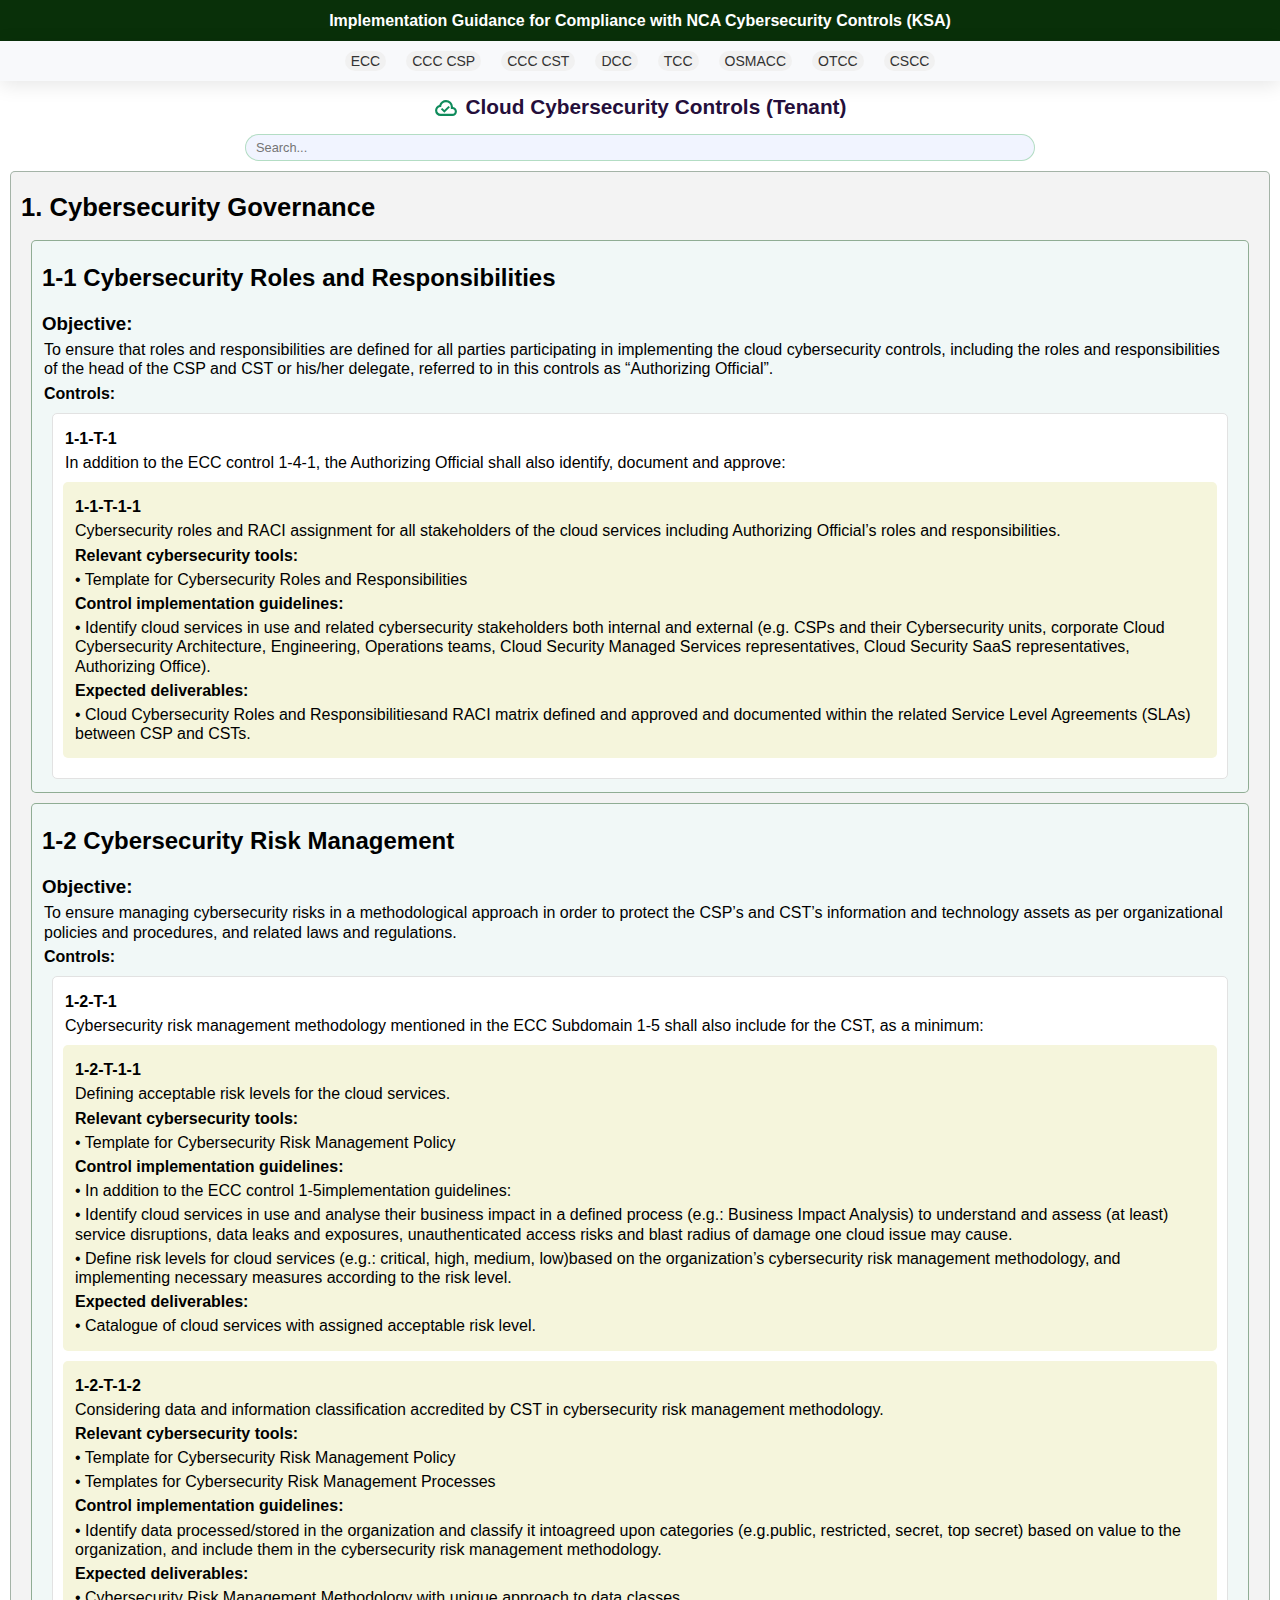
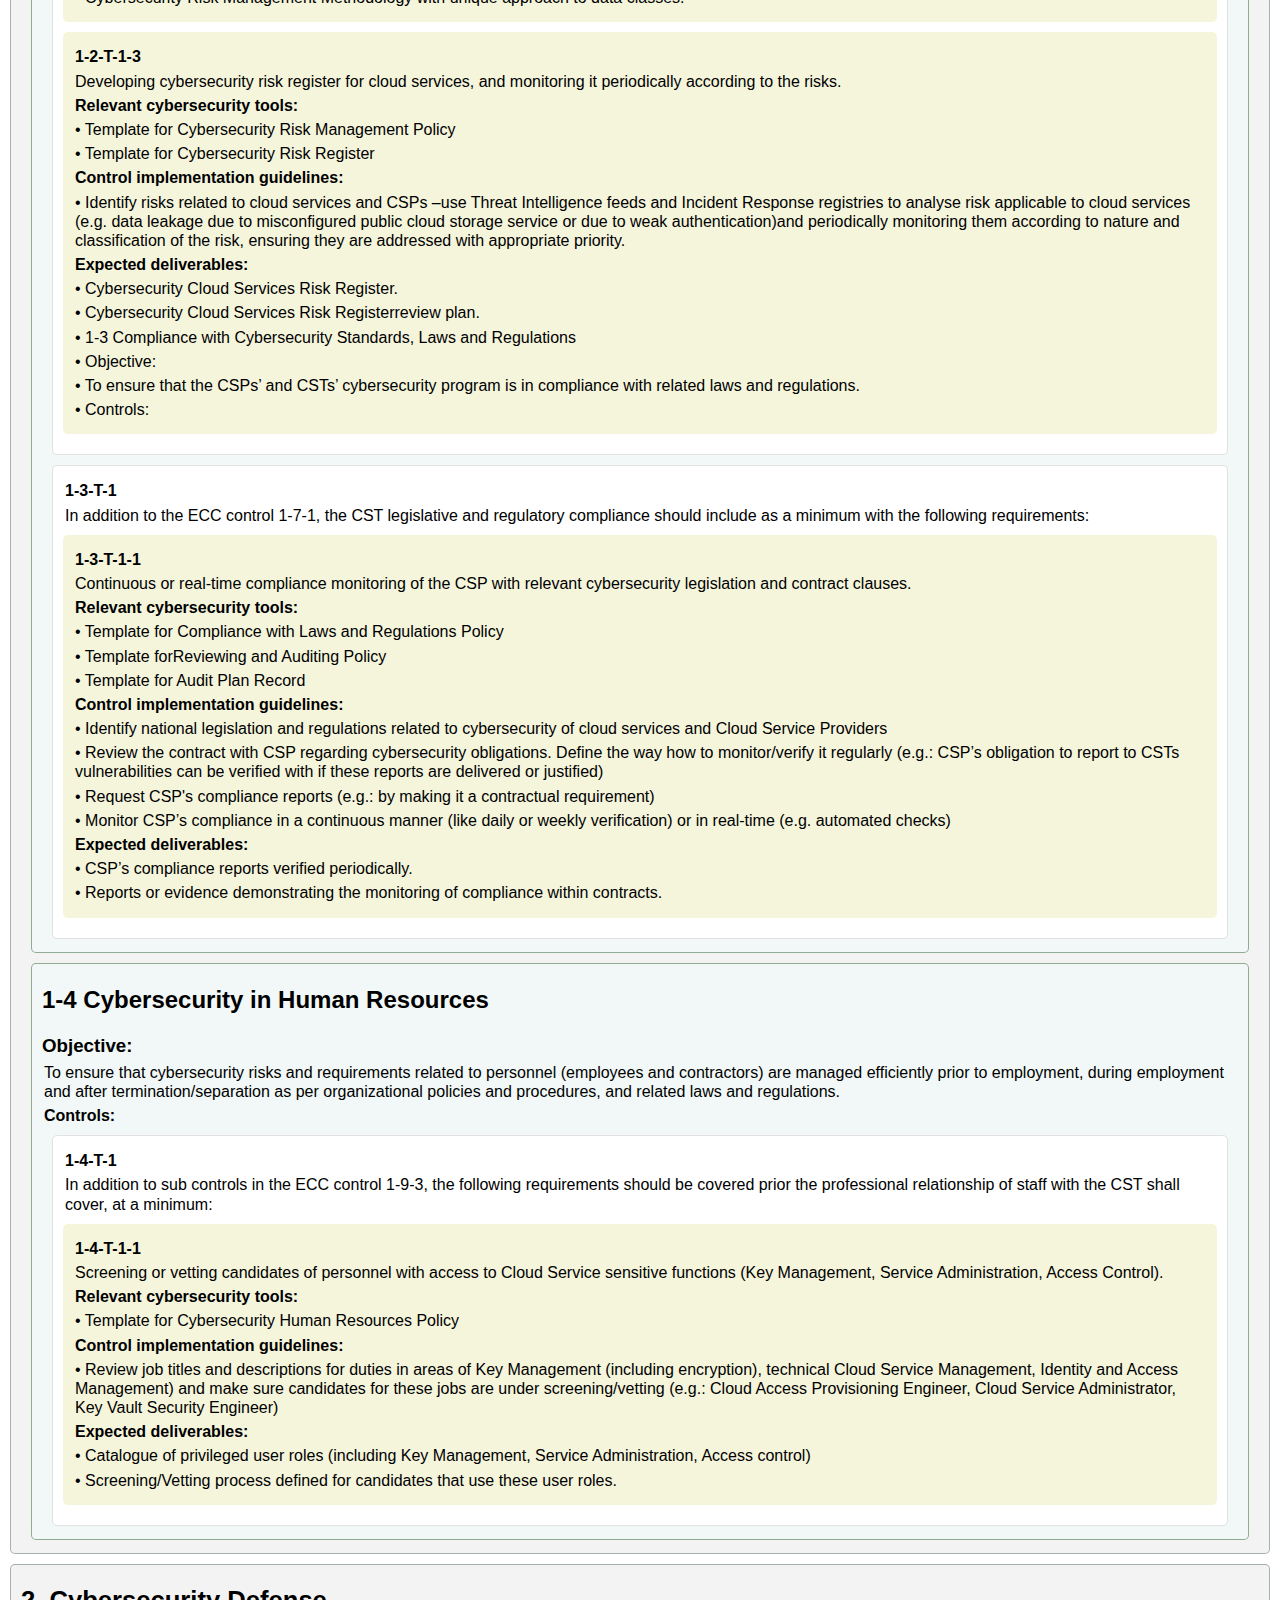
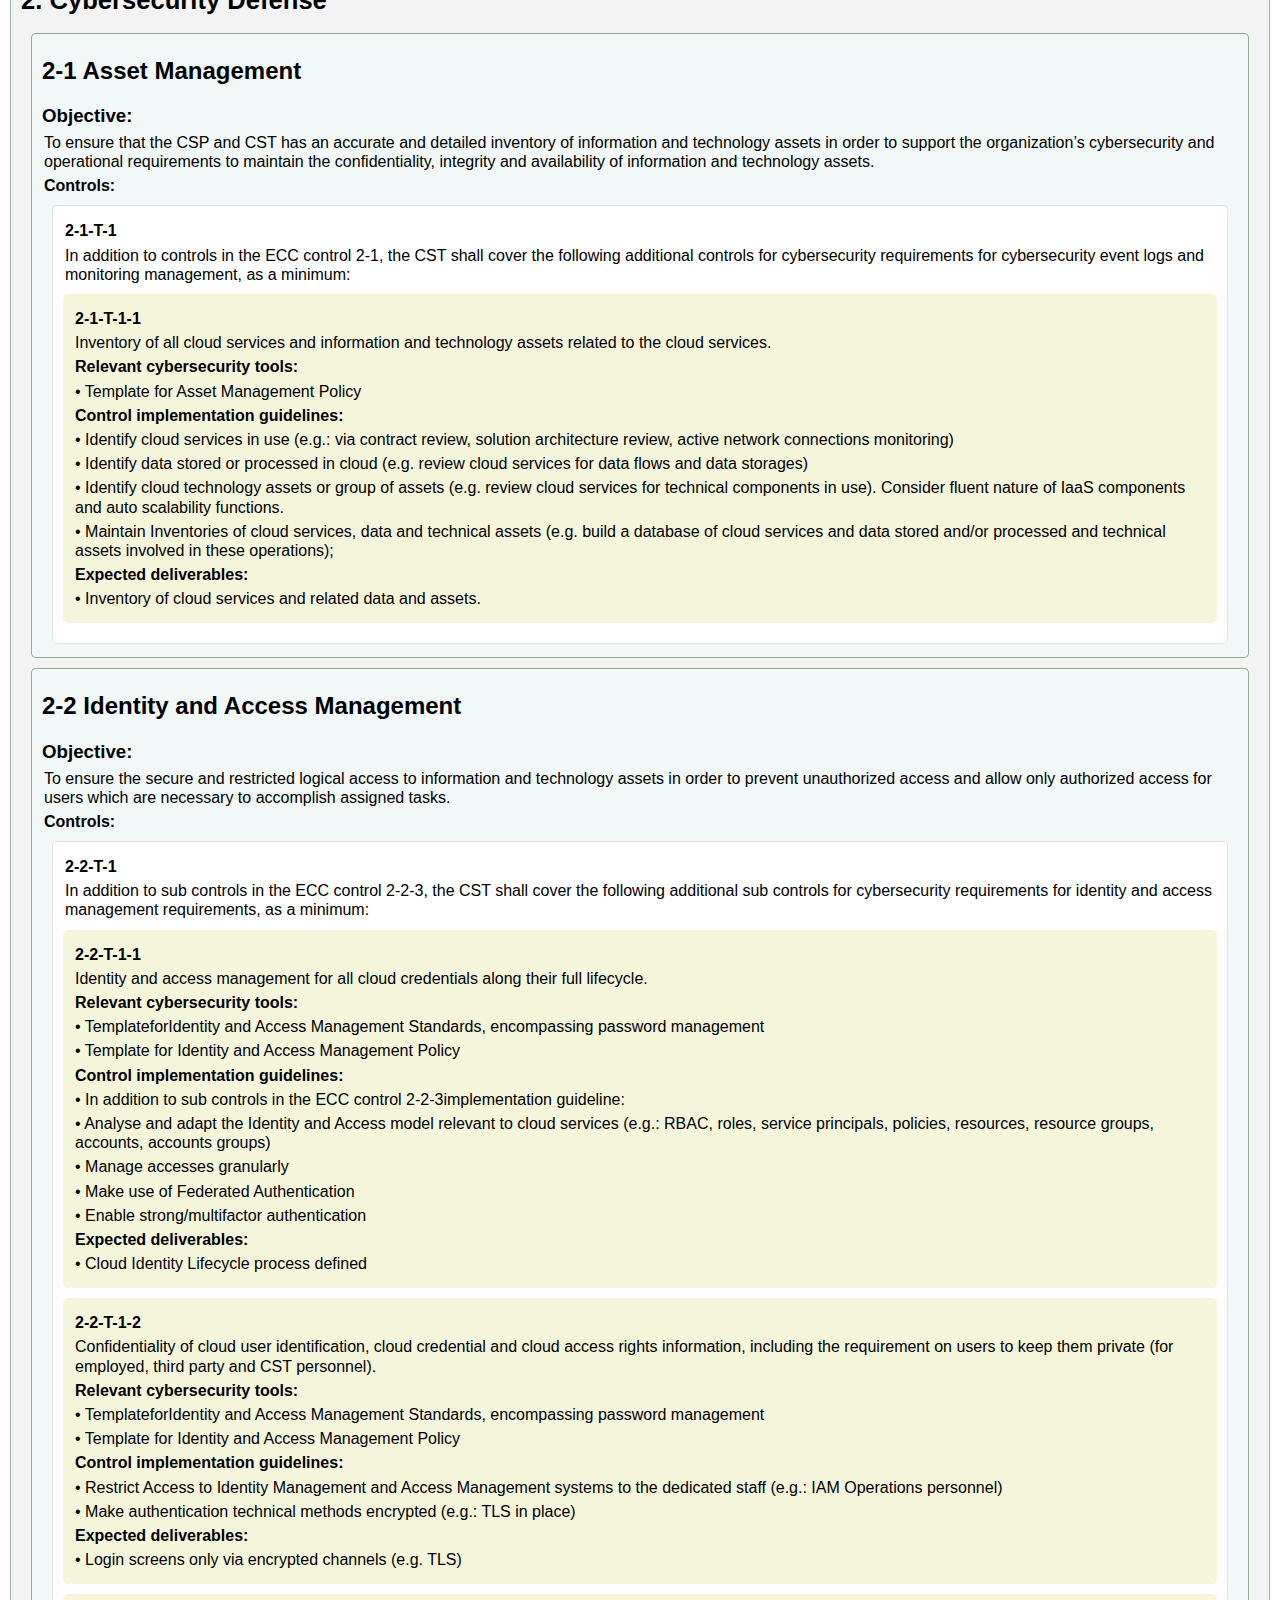
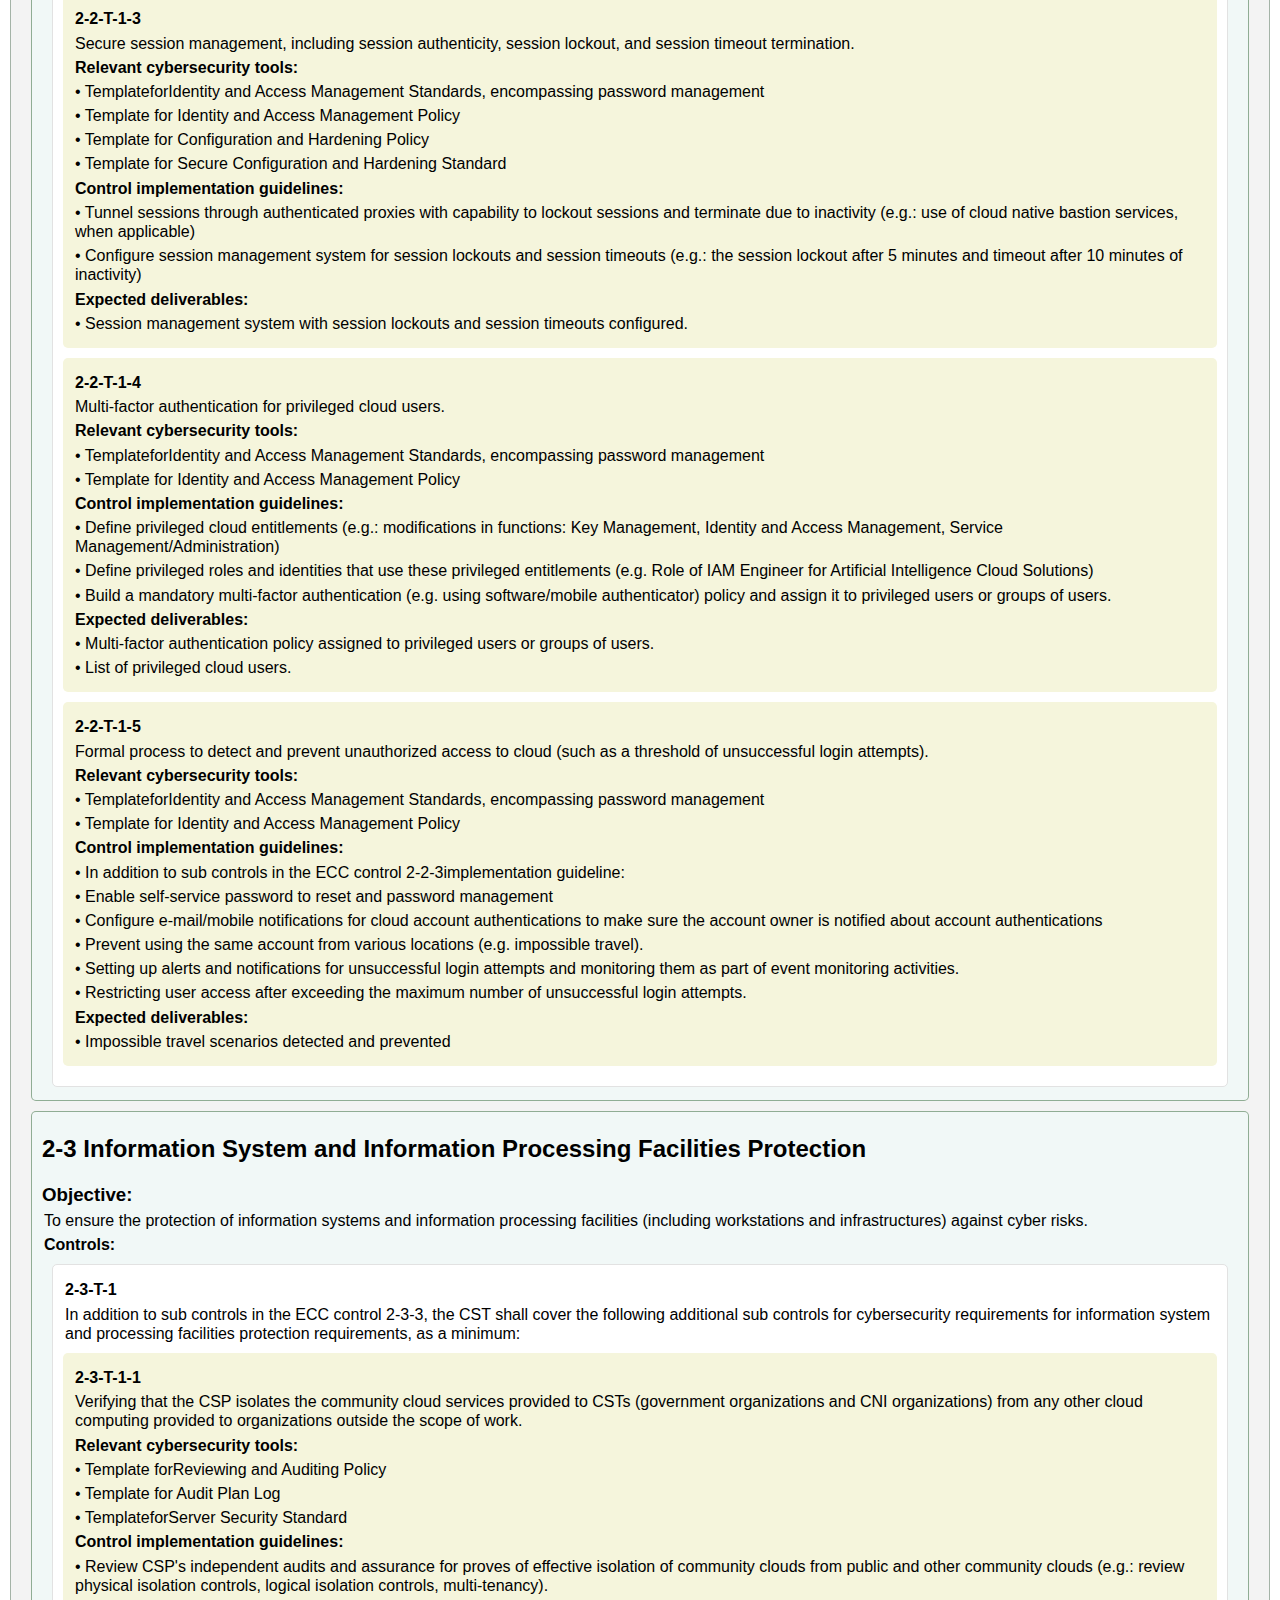
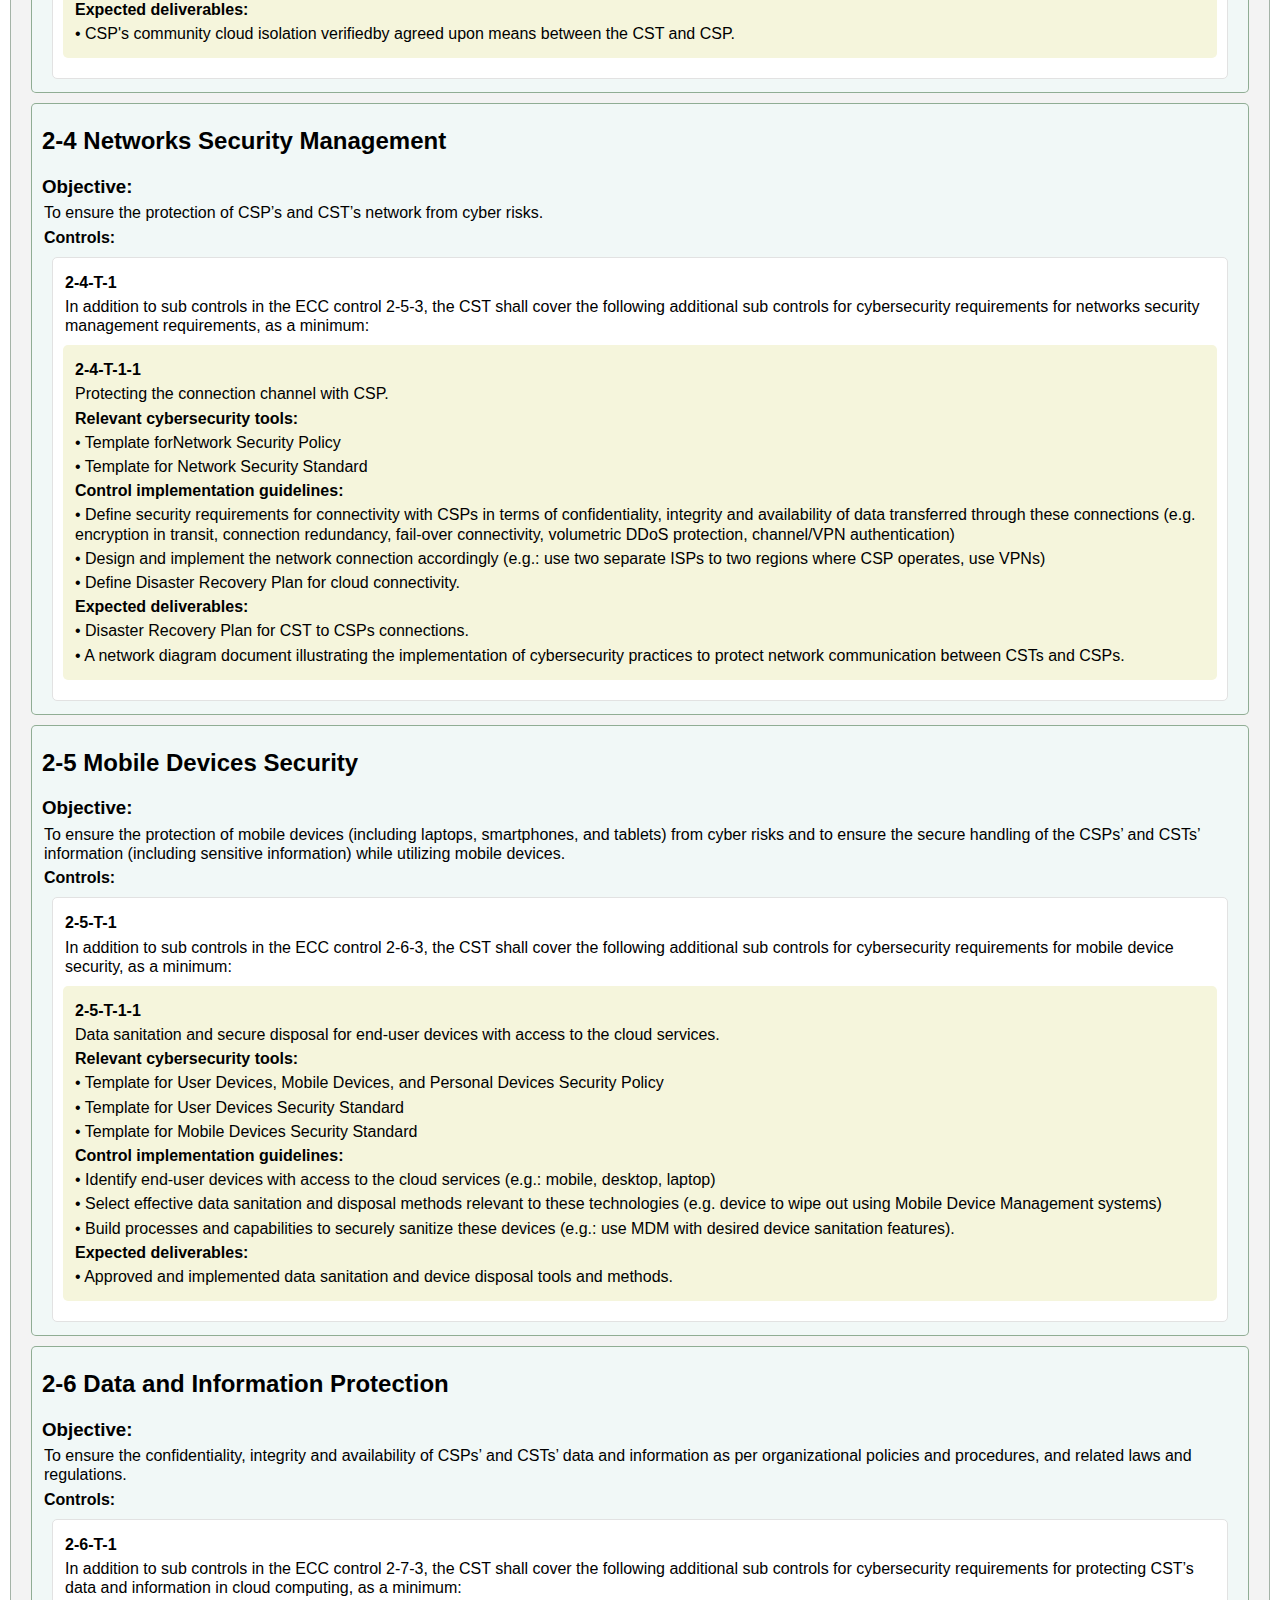
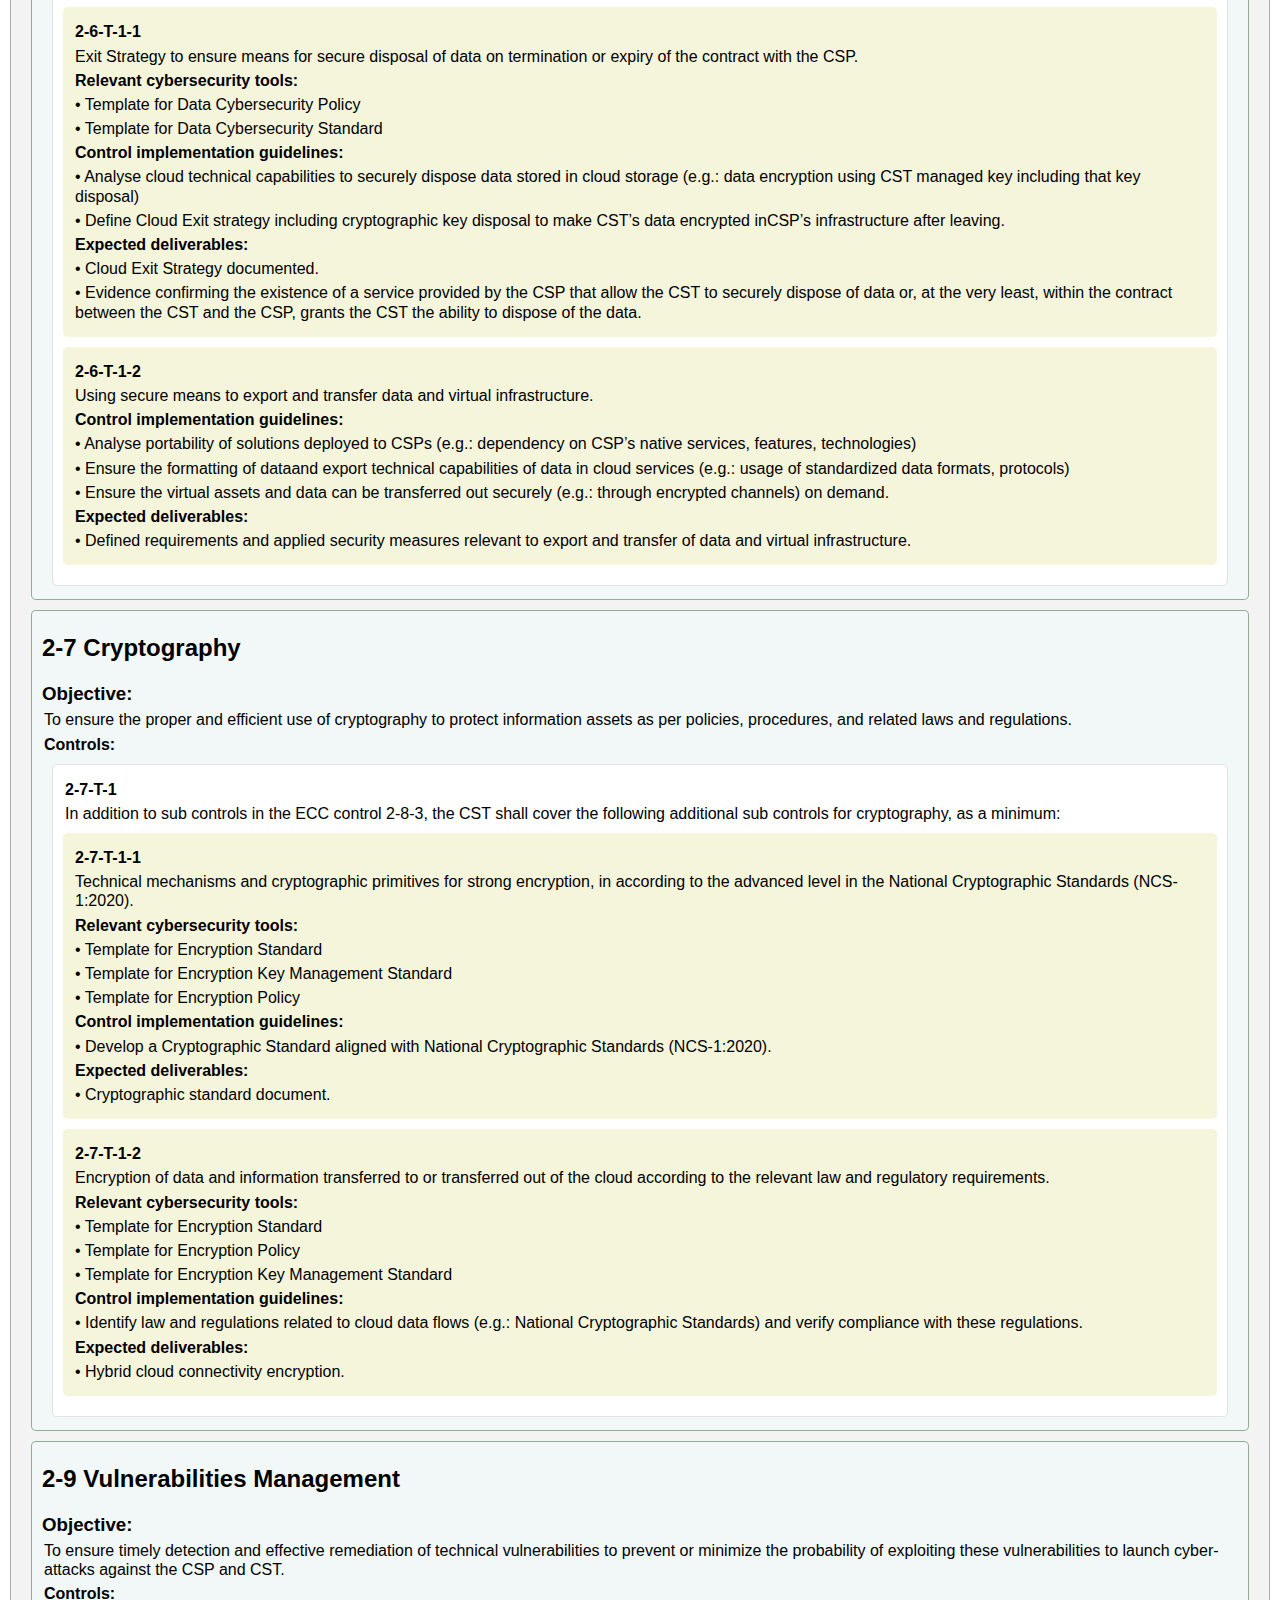
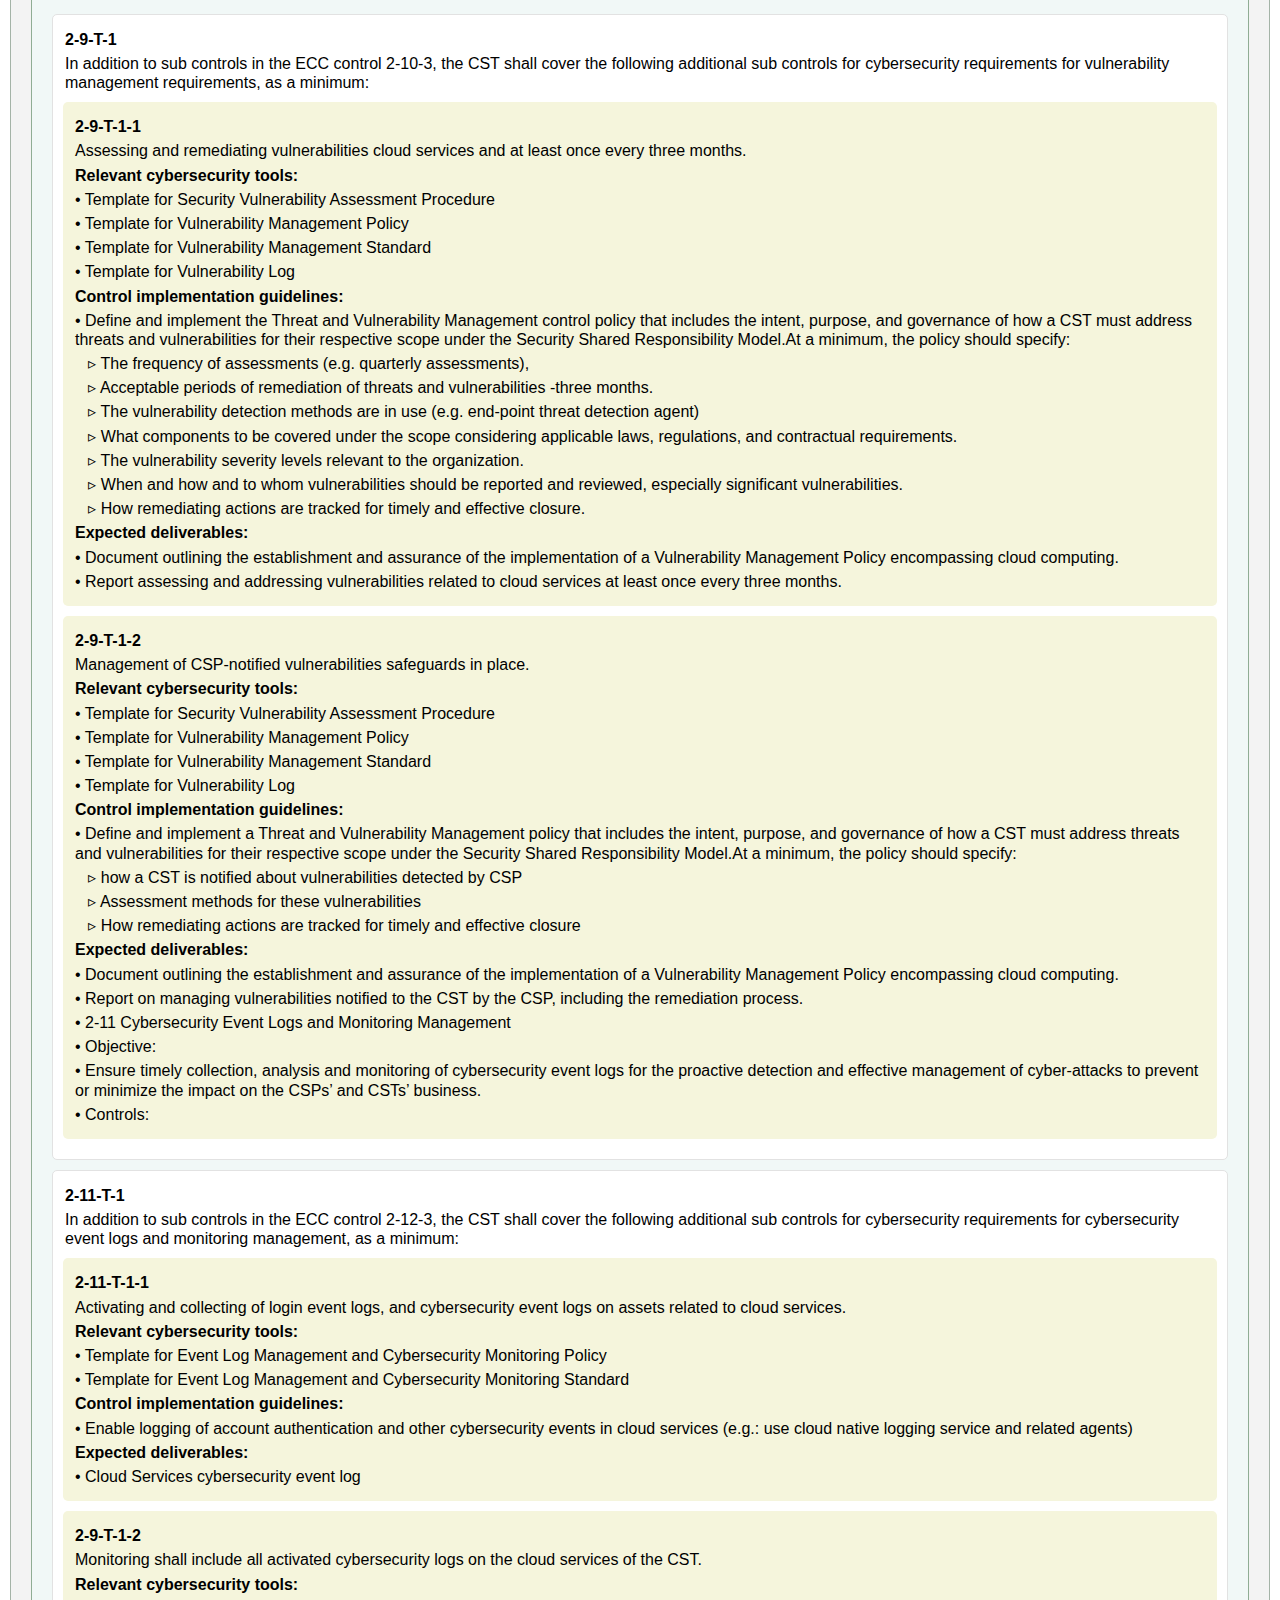
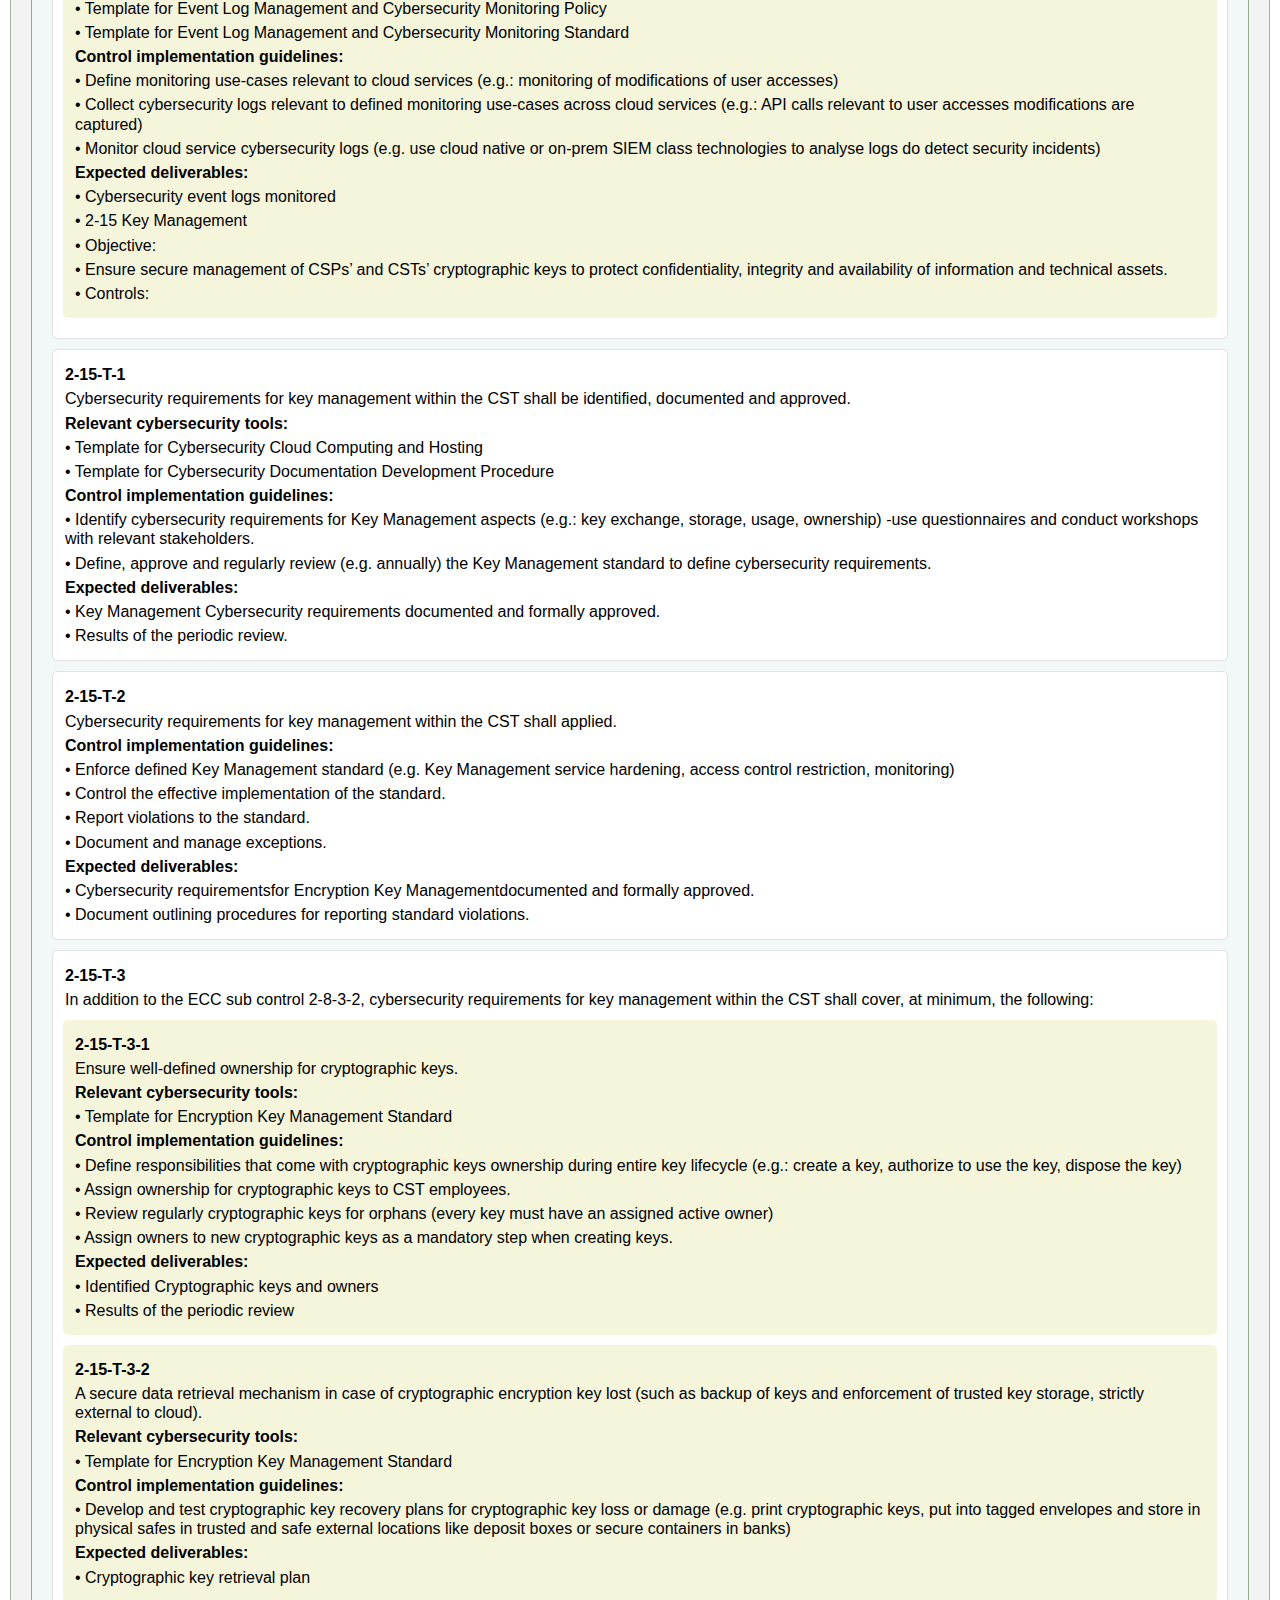
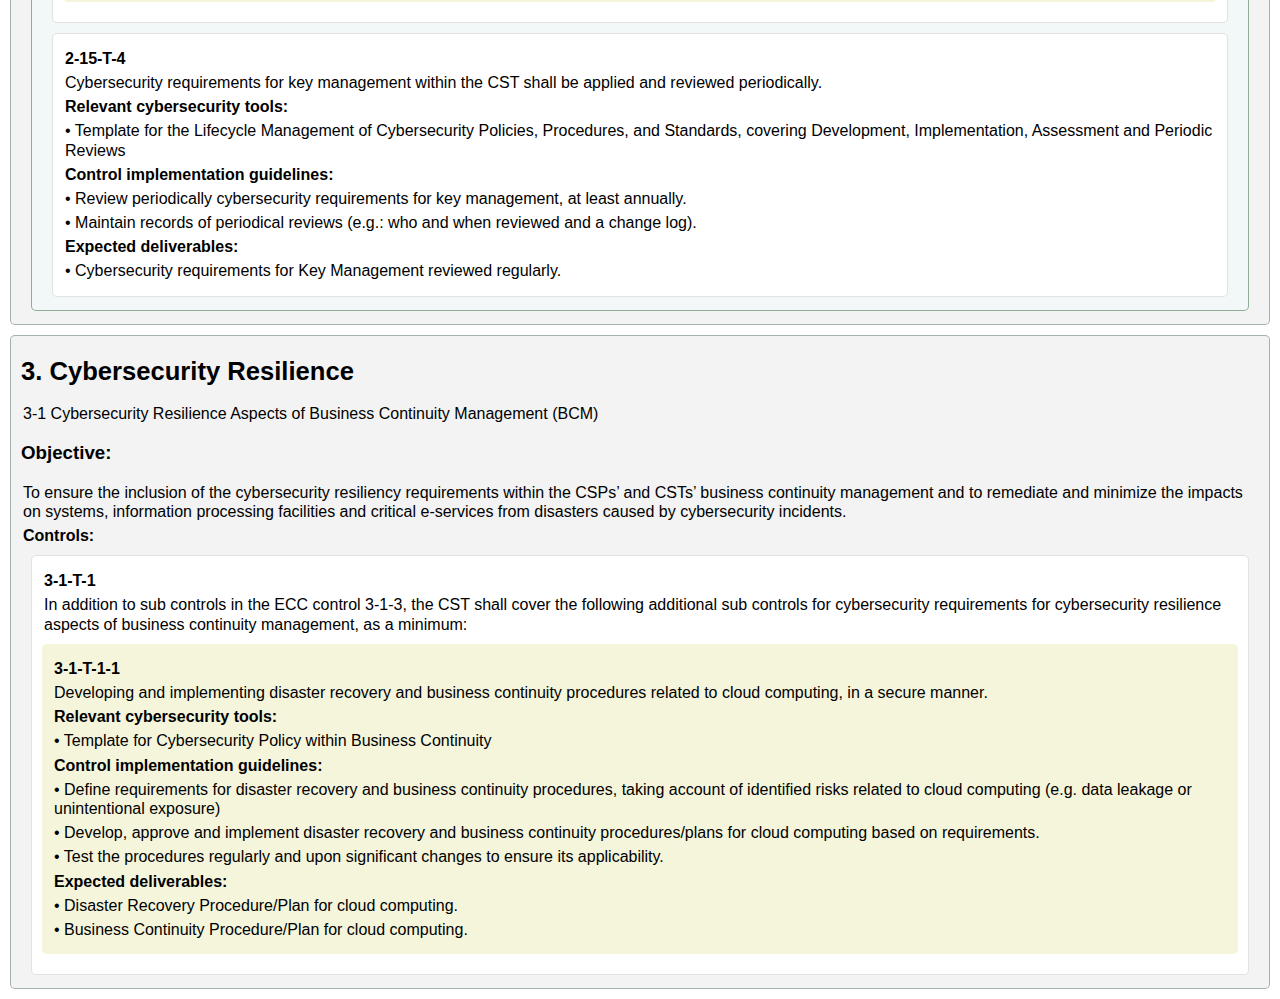
<file: ccc-cst.html>
<!doctype html>
<html lang="en">

<head>
  <meta charset="utf-8" />
  <title>NCA Guidance Hub</title>
  <link rel="icon" type="image/x-icon" href="gem.png">
  <link rel="stylesheet" href="style.css">
  <script src="script.js"></script>
</head>

<body>

  <!-- ------------------------- CONSTANT Starts--------------- -->
  <div class="NCA-main-heading">
    
    <h1>Implementation Guidance for Compliance with NCA Cybersecurity Controls (KSA)</h1>
    
    <!-- darkmode button -->
    <!-- <label class="ui-switch">
      <input type="checkbox" id="themeSwitch">
      <div class="slider">
        <div class="circle"></div>
      </div>
    </label>
  -->
</div>
<!-- Nav Bar for all standard Links -->
<div class="navbar-container">
  <div class="navb4r">
    <a href="index.html" class="nav-item-1">ECC</a>
    <!-- <p class="hide">Essential Cybersecurity Controls</p> -->

      <a href="ccc-csp.html" class="nav-item-2">CCC CSP</a>
      <!-- <p class="hide">Cloud Cybersecurity Controls (Provider)</p> -->
      
      <a href="ccc-cst.html" class="nav-item-3">CCC CST</a>
      <!-- <p class="hide">Cloud Cybersecurity Controls (Tenant)</p> -->
      
      <a href="dcc.html" class="nav-item-4">DCC</a>
      <!-- <p class="hide">Data Cybersecurity Controls</p> -->
      
      <a href="tcc.html" class="nav-item-5">TCC</a>
      <!-- <p class="hide">Telework Cybersecurity Controls</p> -->
      
      <a href="osmacc.html" class="nav-item-6">OSMACC</a>
      <!-- <p class="hide">Organizational Social Media Accounts Cybersecurity Controls</p> -->
      
      <a href="otcc.html" class="nav-item-7">OTCC</a>
      <!-- <p class="hide">Operational Technology Cybersecurity Controls</p> -->
      
      <a href="cscc.html" class="nav-item-8">CSCC</a>
      <!-- <p class="hide">Critical Systems Cybersecurity Controls</p> -->
    </div>
  </div>
  <div class="navbar">
    <svg xmlns="http://www.w3.org/2000/svg" height="24px" viewBox="0 -960 960 960" width="24px" fill="#0e8b5b"><path d="m413.8-285.76 222.63-222.63-56.39-56.39-166.5 166.5-84.24-84.24-55.89 56.13L413.8-285.76ZM263.72-160.87q-91.46 0-156.29-63.12-64.84-63.12-64.84-154.29 0-78.25 46.86-139.84 46.85-61.6 122.53-77.58 24.93-90.95 99.44-147.19 74.52-56.24 168.58-56.24 114.85 0 195.58 79.74 80.72 79.74 83.35 193.69v3.5q67.72 7.63 113.1 59.81 45.38 52.17 45.38 120.61 0 75.11-52.9 128.01-52.9 52.9-128.51 52.9H263.72Zm0-86h471.67q39.96 0 67.99-27.87 28.03-27.88 28.03-67.85 0-39.98-27.92-67.76-27.92-27.78-67.96-27.78h-62.12v-81.59q0-80.32-56.54-136.86-56.55-56.55-136.87-56.55-80.8 0-137.11 57.86-56.3 57.86-56.3 139.14h-22.74q-56.44 0-95.85 39.16-39.41 39.17-39.41 95.47T168-286.03q39.41 39.16 95.72 39.16ZM480-480Z"/></svg>
    <h1 class="Main-H">Cloud Cybersecurity Controls (Tenant)</h1>
    
  </div>

  <!-- Search Bar -->
  <div class="search-container">
    <input type="text" id="siteSearch" placeholder="Search..." oninput="searchSite()" />
  </div>
  <!-- ------------------------- CONSTANT Ends --------------- -->




  <div class="main-domain">
    <h1>1. Cybersecurity Governance</h1>
    <div class="subdomain">
      <h2>1-1 Cybersecurity Roles and Responsibilities</h2>
      <h3>Objective:</h3>
      <p>To ensure that roles and responsibilities are defined for all parties participating in implementing the cloud
        cybersecurity controls, including the roles and responsibilities of the head of the CSP and CST or his/her
        delegate, referred to in this controls as “Authorizing Official”.</p>
      <p><strong>Controls:</strong></p>
      <div class="control">
        <p><strong>1-1-T-1</strong></p>
        <p>In addition to the ECC control 1-4-1, the Authorizing Official shall also identify, document and approve:</p>
        <div class="subcontrols">
          <div class="subcontrol">
            <p><strong>1-1-T-1-1</strong></p>
            <p>Cybersecurity roles and RACI assignment for all stakeholders of the cloud services including Authorizing
              Official’s roles and responsibilities.</p>
            <div class="relevant-tools">
              <p><strong>Relevant cybersecurity tools:</strong></p>
              <p>&#8226; Template for Cybersecurity Roles and Responsibilities</p>
            </div>

            <div class="impl-guidelines">
              <p><strong>Control implementation guidelines:</strong></p>
              <p>&#8226; Identify cloud services in use and related cybersecurity stakeholders both internal and
                external (e.g. CSPs and their Cybersecurity units, corporate Cloud Cybersecurity Architecture,
                Engineering, Operations teams, Cloud Security Managed Services representatives, Cloud Security SaaS
                representatives, Authorizing Office).</p>
            </div>

            <div class="expected-deliverables">
              <p><strong>Expected deliverables:</strong></p>
              <p>&#8226; Cloud Cybersecurity Roles and Responsibilitiesand RACI matrix defined and approved and
                documented within the related Service Level Agreements (SLAs) between CSP and CSTs.</p>
            </div>

          </div>

        </div>

      </div>

    </div>

    <div class="subdomain">
      <h2>1-2 Cybersecurity Risk Management</h2>
      <h3>Objective:</h3>
      <p>To ensure managing cybersecurity risks in a methodological approach in order to protect the CSP’s and CST’s
        information and technology assets as per organizational policies and procedures, and related laws and
        regulations.</p>
      <p><strong>Controls:</strong></p>
      <div class="control">
        <p><strong>1-2-T-1</strong></p>
        <p>Cybersecurity risk management methodology mentioned in the ECC Subdomain 1-5 shall also include for the CST,
          as a minimum:</p>
        <div class="subcontrols">
          <div class="subcontrol">
            <p><strong>1-2-T-1-1</strong></p>
            <p>Defining acceptable risk levels for the cloud services.</p>
            <div class="relevant-tools">
              <p><strong>Relevant cybersecurity tools:</strong></p>
              <p>&#8226; Template for Cybersecurity Risk Management Policy</p>
            </div>

            <div class="impl-guidelines">
              <p><strong>Control implementation guidelines:</strong></p>
              <p>&#8226; In addition to the ECC control 1-5implementation guidelines:</p>
              <p>&#8226; Identify cloud services in use and analyse their business impact in a defined process (e.g.:
                Business Impact Analysis) to understand and assess (at least) service disruptions, data leaks and
                exposures, unauthenticated access risks and blast radius of damage one cloud issue may cause.</p>
              <p>&#8226; Define risk levels for cloud services (e.g.: critical, high, medium, low)based on the
                organization’s cybersecurity risk management methodology, and implementing necessary measures according
                to the risk level.</p>
            </div>

            <div class="expected-deliverables">
              <p><strong>Expected deliverables:</strong></p>
              <p>&#8226; Catalogue of cloud services with assigned acceptable risk level.</p>
            </div>

          </div>

          <div class="subcontrol">
            <p><strong>1-2-T-1-2</strong></p>
            <p>Considering data and information classification accredited by CST in cybersecurity risk management
              methodology.</p>
            <div class="relevant-tools">
              <p><strong>Relevant cybersecurity tools:</strong></p>
              <p>&#8226; Template for Cybersecurity Risk Management Policy</p>
              <p>&#8226; Templates for Cybersecurity Risk Management Processes</p>
            </div>

            <div class="impl-guidelines">
              <p><strong>Control implementation guidelines:</strong></p>
              <p>&#8226; Identify data processed/stored in the organization and classify it intoagreed upon categories
                (e.g.public, restricted, secret, top secret) based on value to the organization, and include them in the
                cybersecurity risk management methodology.</p>
            </div>

            <div class="expected-deliverables">
              <p><strong>Expected deliverables:</strong></p>
              <p>&#8226; Cybersecurity Risk Management Methodology with unique approach to data classes.</p>
            </div>

          </div>

          <div class="subcontrol">
            <p><strong>1-2-T-1-3</strong></p>
            <p>Developing cybersecurity risk register for cloud services, and monitoring it periodically according to
              the risks.</p>
            <div class="relevant-tools">
              <p><strong>Relevant cybersecurity tools:</strong></p>
              <p>&#8226; Template for Cybersecurity Risk Management Policy</p>
              <p>&#8226; Template for Cybersecurity Risk Register</p>
            </div>

            <div class="impl-guidelines">
              <p><strong>Control implementation guidelines:</strong></p>
              <p>&#8226; Identify risks related to cloud services and CSPs –use Threat Intelligence feeds and Incident
                Response registries to analyse risk applicable to cloud services (e.g. data leakage due to misconfigured
                public cloud storage service or due to weak authentication)and periodically monitoring them according to
                nature and classification of the risk, ensuring they are addressed with appropriate priority.</p>
            </div>

            <div class="expected-deliverables">
              <p><strong>Expected deliverables:</strong></p>
              <p>&#8226; Cybersecurity Cloud Services Risk Register.</p>
              <p>&#8226; Cybersecurity Cloud Services Risk Registerreview plan.</p>
              <p>&#8226; 1-3 Compliance with Cybersecurity Standards, Laws and Regulations</p>
              <p>&#8226; Objective:</p>
              <p>&#8226; To ensure that the CSPs’ and CSTs’ cybersecurity program is in compliance with related laws and
                regulations.</p>
              <p>&#8226; Controls:</p>
            </div>

          </div>

        </div>

      </div>

      <div class="control">
        <p><strong>1-3-T-1</strong></p>
        <p>In addition to the ECC control 1-7-1, the CST legislative and regulatory compliance should include as a
          minimum with the following requirements:</p>
        <div class="subcontrols">
          <div class="subcontrol">
            <p><strong>1-3-T-1-1</strong></p>
            <p>Continuous or real-time compliance monitoring of the CSP with relevant cybersecurity legislation and
              contract clauses.</p>
            <div class="relevant-tools">
              <p><strong>Relevant cybersecurity tools:</strong></p>
              <p>&#8226; Template for Compliance with Laws and Regulations Policy</p>
              <p>&#8226; Template forReviewing and Auditing Policy</p>
              <p>&#8226; Template for Audit Plan Record</p>
            </div>

            <div class="impl-guidelines">
              <p><strong>Control implementation guidelines:</strong></p>
              <p>&#8226; Identify national legislation and regulations related to cybersecurity of cloud services and
                Cloud Service Providers</p>
              <p>&#8226; Review the contract with CSP regarding cybersecurity obligations. Define the way how to
                monitor/verify it regularly (e.g.: CSP’s obligation to report to CSTs vulnerabilities can be verified
                with if these reports are delivered or justified)</p>
              <p>&#8226; Request CSP's compliance reports (e.g.: by making it a contractual requirement)</p>
              <p>&#8226; Monitor CSP’s compliance in a continuous manner (like daily or weekly verification) or in
                real-time (e.g. automated checks)</p>
            </div>

            <div class="expected-deliverables">
              <p><strong>Expected deliverables:</strong></p>
              <p>&#8226; CSP’s compliance reports verified periodically.</p>
              <p>&#8226; Reports or evidence demonstrating the monitoring of compliance within contracts.</p>
            </div>

          </div>

        </div>

      </div>

    </div>

    <div class="subdomain">
      <h2>1-4 Cybersecurity in Human Resources</h2>
      <h3>Objective:</h3>
      <p>To ensure that cybersecurity risks and requirements related to personnel (employees and contractors) are
        managed efficiently prior to employment, during employment and after termination/separation as per
        organizational policies and procedures, and related laws and regulations.</p>
      <p><strong>Controls:</strong></p>
      <div class="control">
        <p><strong>1-4-T-1</strong></p>
        <p>In addition to sub controls in the ECC control 1-9-3, the following requirements should be covered prior the
          professional relationship of staff with the CST shall cover, at a minimum:</p>
        <div class="subcontrols">
          <div class="subcontrol">
            <p><strong>1-4-T-1-1</strong></p>
            <p>Screening or vetting candidates of personnel with access to Cloud Service sensitive functions (Key
              Management, Service Administration, Access Control).</p>
            <div class="relevant-tools">
              <p><strong>Relevant cybersecurity tools:</strong></p>
              <p>&#8226; Template for Cybersecurity Human Resources Policy</p>
            </div>

            <div class="impl-guidelines">
              <p><strong>Control implementation guidelines:</strong></p>
              <p>&#8226; Review job titles and descriptions for duties in areas of Key Management (including
                encryption), technical Cloud Service Management, Identity and Access Management) and make sure
                candidates for these jobs are under screening/vetting (e.g.: Cloud Access Provisioning Engineer, Cloud
                Service Administrator, Key Vault Security Engineer)</p>
            </div>

            <div class="expected-deliverables">
              <p><strong>Expected deliverables:</strong></p>
              <p>&#8226; Catalogue of privileged user roles (including Key Management, Service Administration, Access
                control)</p>
              <p>&#8226; Screening/Vetting process defined for candidates that use these user roles.</p>
            </div>

          </div>

        </div>

      </div>

    </div>

  </div>

  <div class="main-domain">
    <h1>2. Cybersecurity Defense</h1>
    <div class="subdomain">
      <h2>2-1 Asset Management</h2>
      <h3>Objective:</h3>
      <p>To ensure that the CSP and CST has an accurate and detailed inventory of information and technology assets in
        order to support the organization’s cybersecurity and operational requirements to maintain the confidentiality,
        integrity and availability of information and technology assets.</p>
      <p><strong>Controls:</strong></p>
      <div class="control">
        <p><strong>2-1-T-1</strong></p>
        <p>In addition to controls in the ECC control 2-1, the CST shall cover the following additional controls for
          cybersecurity requirements for cybersecurity event logs and monitoring management, as a minimum:</p>
        <div class="subcontrols">
          <div class="subcontrol">
            <p><strong>2-1-T-1-1</strong></p>
            <p>Inventory of all cloud services and information and technology assets related to the cloud services.</p>
            <div class="relevant-tools">
              <p><strong>Relevant cybersecurity tools:</strong></p>
              <p>&#8226; Template for Asset Management Policy</p>
            </div>

            <div class="impl-guidelines">
              <p><strong>Control implementation guidelines:</strong></p>
              <p>&#8226; Identify cloud services in use (e.g.: via contract review, solution architecture review, active
                network connections monitoring)</p>
              <p>&#8226; Identify data stored or processed in cloud (e.g. review cloud services for data flows and data
                storages)</p>
              <p>&#8226; Identify cloud technology assets or group of assets (e.g. review cloud services for technical
                components in use). Consider fluent nature of IaaS components and auto scalability functions.</p>
              <p>&#8226; Maintain Inventories of cloud services, data and technical assets (e.g. build a database of
                cloud services and data stored and/or processed and technical assets involved in these operations);</p>
            </div>

            <div class="expected-deliverables">
              <p><strong>Expected deliverables:</strong></p>
              <p>&#8226; Inventory of cloud services and related data and assets.</p>
            </div>

          </div>

        </div>

      </div>

    </div>

    <div class="subdomain">
      <h2>2-2 Identity and Access Management</h2>
      <h3>Objective:</h3>
      <p>To ensure the secure and restricted logical access to information and technology assets in order to prevent
        unauthorized access and allow only authorized access for users which are necessary to accomplish assigned tasks.
      </p>
      <p><strong>Controls:</strong></p>
      <div class="control">
        <p><strong>2-2-T-1</strong></p>
        <p>In addition to sub controls in the ECC control 2-2-3, the CST shall cover the following additional sub
          controls for cybersecurity requirements for identity and access management requirements, as a minimum:</p>
        <div class="subcontrols">
          <div class="subcontrol">
            <p><strong>2-2-T-1-1</strong></p>
            <p>Identity and access management for all cloud credentials along their full lifecycle.</p>
            <div class="relevant-tools">
              <p><strong>Relevant cybersecurity tools:</strong></p>
              <p>&#8226; TemplateforIdentity and Access Management Standards, encompassing password management</p>
              <p>&#8226; Template for Identity and Access Management Policy</p>
            </div>

            <div class="impl-guidelines">
              <p><strong>Control implementation guidelines:</strong></p>
              <p>&#8226; In addition to sub controls in the ECC control 2-2-3implementation guideline:</p>
              <p>&#8226; Analyse and adapt the Identity and Access model relevant to cloud services (e.g.: RBAC, roles,
                service principals, policies, resources, resource groups, accounts, accounts groups)</p>
              <p>&#8226; Manage accesses granularly</p>
              <p>&#8226; Make use of Federated Authentication</p>
              <p>&#8226; Enable strong/multifactor authentication</p>
            </div>

            <div class="expected-deliverables">
              <p><strong>Expected deliverables:</strong></p>
              <p>&#8226; Cloud Identity Lifecycle process defined</p>
            </div>

          </div>

          <div class="subcontrol">
            <p><strong>2-2-T-1-2</strong></p>
            <p>Confidentiality of cloud user identification, cloud credential and cloud access rights information,
              including the requirement on users to keep them private (for employed, third party and CST personnel).</p>
            <div class="relevant-tools">
              <p><strong>Relevant cybersecurity tools:</strong></p>
              <p>&#8226; TemplateforIdentity and Access Management Standards, encompassing password management</p>
              <p>&#8226; Template for Identity and Access Management Policy</p>
            </div>

            <div class="impl-guidelines">
              <p><strong>Control implementation guidelines:</strong></p>
              <p>&#8226; Restrict Access to Identity Management and Access Management systems to the dedicated staff
                (e.g.: IAM Operations personnel)</p>
              <p>&#8226; Make authentication technical methods encrypted (e.g.: TLS in place)</p>
            </div>

            <div class="expected-deliverables">
              <p><strong>Expected deliverables:</strong></p>
              <p>&#8226; Login screens only via encrypted channels (e.g. TLS)</p>
            </div>

          </div>

          <div class="subcontrol">
            <p><strong>2-2-T-1-3</strong></p>
            <p>Secure session management, including session authenticity, session lockout, and session timeout
              termination.</p>
            <div class="relevant-tools">
              <p><strong>Relevant cybersecurity tools:</strong></p>
              <p>&#8226; TemplateforIdentity and Access Management Standards, encompassing password management</p>
              <p>&#8226; Template for Identity and Access Management Policy</p>
              <p>&#8226; Template for Configuration and Hardening Policy</p>
              <p>&#8226; Template for Secure Configuration and Hardening Standard</p>
            </div>

            <div class="impl-guidelines">
              <p><strong>Control implementation guidelines:</strong></p>
              <p>&#8226; Tunnel sessions through authenticated proxies with capability to lockout sessions and terminate
                due to inactivity (e.g.: use of cloud native bastion services, when applicable)</p>
              <p>&#8226; Configure session management system for session lockouts and session timeouts (e.g.: the
                session lockout after 5 minutes and timeout after 10 minutes of inactivity)</p>
            </div>

            <div class="expected-deliverables">
              <p><strong>Expected deliverables:</strong></p>
              <p>&#8226; Session management system with session lockouts and session timeouts configured.</p>
            </div>

          </div>

          <div class="subcontrol">
            <p><strong>2-2-T-1-4</strong></p>
            <p>Multi-factor authentication for privileged cloud users.</p>
            <div class="relevant-tools">
              <p><strong>Relevant cybersecurity tools:</strong></p>
              <p>&#8226; TemplateforIdentity and Access Management Standards, encompassing password management</p>
              <p>&#8226; Template for Identity and Access Management Policy</p>
            </div>

            <div class="impl-guidelines">
              <p><strong>Control implementation guidelines:</strong></p>
              <p>&#8226; Define privileged cloud entitlements (e.g.: modifications in functions: Key Management,
                Identity and Access Management, Service Management/Administration)</p>
              <p>&#8226; Define privileged roles and identities that use these privileged entitlements (e.g. Role of IAM
                Engineer for Artificial Intelligence Cloud Solutions)</p>
              <p>&#8226; Build a mandatory multi-factor authentication (e.g. using software/mobile authenticator) policy
                and assign it to privileged users or groups of users.</p>
            </div>

            <div class="expected-deliverables">
              <p><strong>Expected deliverables:</strong></p>
              <p>&#8226; Multi-factor authentication policy assigned to privileged users or groups of users.</p>
              <p>&#8226; List of privileged cloud users.</p>
            </div>

          </div>

          <div class="subcontrol">
            <p><strong>2-2-T-1-5</strong></p>
            <p>Formal process to detect and prevent unauthorized access to cloud (such as a threshold of unsuccessful
              login attempts).</p>
            <div class="relevant-tools">
              <p><strong>Relevant cybersecurity tools:</strong></p>
              <p>&#8226; TemplateforIdentity and Access Management Standards, encompassing password management</p>
              <p>&#8226; Template for Identity and Access Management Policy</p>
            </div>

            <div class="impl-guidelines">
              <p><strong>Control implementation guidelines:</strong></p>
              <p>&#8226; In addition to sub controls in the ECC control 2-2-3implementation guideline:</p>
              <p>&#8226; Enable self-service password to reset and password management</p>
              <p>&#8226; Configure e-mail/mobile notifications for cloud account authentications to make sure the
                account owner is notified about account authentications</p>
              <p>&#8226; Prevent using the same account from various locations (e.g. impossible travel).</p>
              <p>&#8226; Setting up alerts and notifications for unsuccessful login attempts and monitoring them as part
                of event monitoring activities.</p>
              <p>&#8226; Restricting user access after exceeding the maximum number of unsuccessful login attempts.</p>
            </div>

            <div class="expected-deliverables">
              <p><strong>Expected deliverables:</strong></p>
              <p>&#8226; Impossible travel scenarios detected and prevented</p>
            </div>

          </div>

        </div>

      </div>

    </div>

    <div class="subdomain">
      <h2>2-3 Information System and Information Processing Facilities Protection</h2>
      <h3>Objective:</h3>
      <p>To ensure the protection of information systems and information processing facilities (including workstations
        and infrastructures) against cyber risks.</p>
      <p><strong>Controls:</strong></p>
      <div class="control">
        <p><strong>2-3-T-1</strong></p>
        <p>In addition to sub controls in the ECC control 2-3-3, the CST shall cover the following additional sub
          controls for cybersecurity requirements for information system and processing facilities protection
          requirements, as a minimum:</p>
        <div class="subcontrols">
          <div class="subcontrol">
            <p><strong>2-3-T-1-1</strong></p>
            <p>Verifying that the CSP isolates the community cloud services provided to CSTs (government organizations
              and CNI organizations) from any other cloud computing provided to organizations outside the scope of work.
            </p>
            <div class="relevant-tools">
              <p><strong>Relevant cybersecurity tools:</strong></p>
              <p>&#8226; Template forReviewing and Auditing Policy</p>
              <p>&#8226; Template for Audit Plan Log</p>
              <p>&#8226; TemplateforServer Security Standard</p>
            </div>

            <div class="impl-guidelines">
              <p><strong>Control implementation guidelines:</strong></p>
              <p>&#8226; Review CSP's independent audits and assurance for proves of effective isolation of community
                clouds from public and other community clouds (e.g.: review physical isolation controls, logical
                isolation controls, multi-tenancy).</p>
            </div>

            <div class="expected-deliverables">
              <p><strong>Expected deliverables:</strong></p>
              <p>&#8226; CSP's community cloud isolation verifiedby agreed upon means between the CST and CSP.</p>
            </div>

          </div>

        </div>

      </div>

    </div>

    <div class="subdomain">
      <h2>2-4 Networks Security Management</h2>
      <h3>Objective:</h3>
      <p>To ensure the protection of CSP’s and CST’s network from cyber risks.</p>
      <p><strong>Controls:</strong></p>
      <div class="control">
        <p><strong>2-4-T-1</strong></p>
        <p>In addition to sub controls in the ECC control 2-5-3, the CST shall cover the following additional sub
          controls for cybersecurity requirements for networks security management requirements, as a minimum:</p>
        <div class="subcontrols">
          <div class="subcontrol">
            <p><strong>2-4-T-1-1</strong></p>
            <p>Protecting the connection channel with CSP.</p>
            <div class="relevant-tools">
              <p><strong>Relevant cybersecurity tools:</strong></p>
              <p>&#8226; Template forNetwork Security Policy</p>
              <p>&#8226; Template for Network Security Standard</p>
            </div>

            <div class="impl-guidelines">
              <p><strong>Control implementation guidelines:</strong></p>
              <p>&#8226; Define security requirements for connectivity with CSPs in terms of confidentiality, integrity
                and availability of data transferred through these connections (e.g. encryption in transit, connection
                redundancy, fail-over connectivity, volumetric DDoS protection, channel/VPN authentication)</p>
              <p>&#8226; Design and implement the network connection accordingly (e.g.: use two separate ISPs to two
                regions where CSP operates, use VPNs)</p>
              <p>&#8226; Define Disaster Recovery Plan for cloud connectivity.</p>
            </div>

            <div class="expected-deliverables">
              <p><strong>Expected deliverables:</strong></p>
              <p>&#8226; Disaster Recovery Plan for CST to CSPs connections.</p>
              <p>&#8226; A network diagram document illustrating the implementation of cybersecurity practices to
                protect network communication between CSTs and CSPs.</p>
            </div>

          </div>

        </div>

      </div>

    </div>

    <div class="subdomain">
      <h2>2-5 Mobile Devices Security</h2>
      <h3>Objective:</h3>
      <p>To ensure the protection of mobile devices (including laptops, smartphones, and tablets) from cyber risks and
        to ensure the secure handling of the CSPs’ and CSTs’ information (including sensitive information) while
        utilizing mobile devices.</p>
      <p><strong>Controls:</strong></p>
      <div class="control">
        <p><strong>2-5-T-1</strong></p>
        <p>In addition to sub controls in the ECC control 2-6-3, the CST shall cover the following additional sub
          controls for cybersecurity requirements for mobile device security, as a minimum:</p>
        <div class="subcontrols">
          <div class="subcontrol">
            <p><strong>2-5-T-1-1</strong></p>
            <p>Data sanitation and secure disposal for end-user devices with access to the cloud services.</p>
            <div class="relevant-tools">
              <p><strong>Relevant cybersecurity tools:</strong></p>
              <p>&#8226; Template for User Devices, Mobile Devices, and Personal Devices Security Policy</p>
              <p>&#8226; Template for User Devices Security Standard</p>
              <p>&#8226; Template for Mobile Devices Security Standard</p>
            </div>

            <div class="impl-guidelines">
              <p><strong>Control implementation guidelines:</strong></p>
              <p>&#8226; Identify end-user devices with access to the cloud services (e.g.: mobile, desktop, laptop)</p>
              <p>&#8226; Select effective data sanitation and disposal methods relevant to these technologies (e.g.
                device to wipe out using Mobile Device Management systems)</p>
              <p>&#8226; Build processes and capabilities to securely sanitize these devices (e.g.: use MDM with desired
                device sanitation features).</p>
            </div>

            <div class="expected-deliverables">
              <p><strong>Expected deliverables:</strong></p>
              <p>&#8226; Approved and implemented data sanitation and device disposal tools and methods.</p>
            </div>

          </div>

        </div>

      </div>

    </div>

    <div class="subdomain">
      <h2>2-6 Data and Information Protection</h2>
      <h3>Objective:</h3>
      <p>To ensure the confidentiality, integrity and availability of CSPs’ and CSTs’ data and information as per
        organizational policies and procedures, and related laws and regulations.</p>
      <p><strong>Controls:</strong></p>
      <div class="control">
        <p><strong>2-6-T-1</strong></p>
        <p>In addition to sub controls in the ECC control 2-7-3, the CST shall cover the following additional sub
          controls for cybersecurity requirements for protecting CST’s data and information in cloud computing, as a
          minimum:</p>
        <div class="subcontrols">
          <div class="subcontrol">
            <p><strong>2-6-T-1-1</strong></p>
            <p>Exit Strategy to ensure means for secure disposal of data on termination or expiry of the contract with
              the CSP.</p>
            <div class="relevant-tools">
              <p><strong>Relevant cybersecurity tools:</strong></p>
              <p>&#8226; Template for Data Cybersecurity Policy</p>
              <p>&#8226; Template for Data Cybersecurity Standard</p>
            </div>

            <div class="impl-guidelines">
              <p><strong>Control implementation guidelines:</strong></p>
              <p>&#8226; Analyse cloud technical capabilities to securely dispose data stored in cloud storage (e.g.:
                data encryption using CST managed key including that key disposal)</p>
              <p>&#8226; Define Cloud Exit strategy including cryptographic key disposal to make CST’s data encrypted
                inCSP’s infrastructure after leaving.</p>
            </div>

            <div class="expected-deliverables">
              <p><strong>Expected deliverables:</strong></p>
              <p>&#8226; Cloud Exit Strategy documented.</p>
              <p>&#8226; Evidence confirming the existence of a service provided by the CSP that allow the CST to
                securely dispose of data or, at the very least, within the contract between the CST and the CSP, grants
                the CST the ability to dispose of the data.</p>
            </div>

          </div>

          <div class="subcontrol">
            <p><strong>2-6-T-1-2</strong></p>
            <p>Using secure means to export and transfer data and virtual infrastructure.</p>
            <div class="impl-guidelines">
              <p><strong>Control implementation guidelines:</strong></p>
              <p>&#8226; Analyse portability of solutions deployed to CSPs (e.g.: dependency on CSP’s native services,
                features, technologies)</p>
              <p>&#8226; Ensure the formatting of dataand export technical capabilities of data in cloud services (e.g.:
                usage of standardized data formats, protocols)</p>
              <p>&#8226; Ensure the virtual assets and data can be transferred out securely (e.g.: through encrypted
                channels) on demand.</p>
            </div>

            <div class="expected-deliverables">
              <p><strong>Expected deliverables:</strong></p>
              <p>&#8226; Defined requirements and applied security measures relevant to export and transfer of data and
                virtual infrastructure.</p>
            </div>

          </div>

        </div>

      </div>

    </div>

    <div class="subdomain">
      <h2>2-7 Cryptography</h2>
      <h3>Objective:</h3>
      <p>To ensure the proper and efficient use of cryptography to protect information assets as per policies,
        procedures, and related laws and regulations.</p>
      <p><strong>Controls:</strong></p>
      <div class="control">
        <p><strong>2-7-T-1</strong></p>
        <p>In addition to sub controls in the ECC control 2-8-3, the CST shall cover the following additional sub
          controls for cryptography, as a minimum:</p>
        <div class="subcontrols">
          <div class="subcontrol">
            <p><strong>2-7-T-1-1</strong></p>
            <p>Technical mechanisms and cryptographic primitives for strong encryption, in according to the advanced
              level in the National Cryptographic Standards (NCS-1:2020).</p>
            <div class="relevant-tools">
              <p><strong>Relevant cybersecurity tools:</strong></p>
              <p>&#8226; Template for Encryption Standard</p>
              <p>&#8226; Template for Encryption Key Management Standard</p>
              <p>&#8226; Template for Encryption Policy</p>
            </div>

            <div class="impl-guidelines">
              <p><strong>Control implementation guidelines:</strong></p>
              <p>&#8226; Develop a Cryptographic Standard aligned with National Cryptographic Standards (NCS-1:2020).
              </p>
            </div>

            <div class="expected-deliverables">
              <p><strong>Expected deliverables:</strong></p>
              <p>&#8226; Cryptographic standard document.</p>
            </div>

          </div>

          <div class="subcontrol">
            <p><strong>2-7-T-1-2</strong></p>
            <p>Encryption of data and information transferred to or transferred out of the cloud according to the
              relevant law and regulatory requirements.</p>
            <div class="relevant-tools">
              <p><strong>Relevant cybersecurity tools:</strong></p>
              <p>&#8226; Template for Encryption Standard</p>
              <p>&#8226; Template for Encryption Policy</p>
              <p>&#8226; Template for Encryption Key Management Standard</p>
            </div>

            <div class="impl-guidelines">
              <p><strong>Control implementation guidelines:</strong></p>
              <p>&#8226; Identify law and regulations related to cloud data flows (e.g.: National Cryptographic
                Standards) and verify compliance with these regulations.</p>
            </div>

            <div class="expected-deliverables">
              <p><strong>Expected deliverables:</strong></p>
              <p>&#8226; Hybrid cloud connectivity encryption.</p>
            </div>

          </div>

        </div>

      </div>

    </div>

    <div class="subdomain">
      <h2>2-9 Vulnerabilities Management</h2>
      <h3>Objective:</h3>
      <p>To ensure timely detection and effective remediation of technical vulnerabilities to prevent or minimize the
        probability of exploiting these vulnerabilities to launch cyber-attacks against the CSP and CST.</p>
      <p><strong>Controls:</strong></p>
      <div class="control">
        <p><strong>2-9-T-1</strong></p>
        <p>In addition to sub controls in the ECC control 2-10-3, the CST shall cover the following additional sub
          controls for cybersecurity requirements for vulnerability management requirements, as a minimum:</p>
        <div class="subcontrols">
          <div class="subcontrol">
            <p><strong>2-9-T-1-1</strong></p>
            <p>Assessing and remediating vulnerabilities cloud services and at least once every three months.</p>
            <div class="relevant-tools">
              <p><strong>Relevant cybersecurity tools:</strong></p>
              <p>&#8226; Template for Security Vulnerability Assessment Procedure</p>
              <p>&#8226; Template for Vulnerability Management Policy</p>
              <p>&#8226; Template for Vulnerability Management Standard</p>
              <p>&#8226; Template for Vulnerability Log</p>
            </div>

            <div class="impl-guidelines">
              <p><strong>Control implementation guidelines:</strong></p>
              <p>&#8226; Define and implement the Threat and Vulnerability Management control policy that includes the
                intent, purpose, and governance of how a CST must address threats and vulnerabilities for their
                respective scope under the Security Shared Responsibility Model.At a minimum, the policy should specify:
              </p>
              <p>&nbsp;&nbsp;&nbsp;▹ The frequency of assessments (e.g. quarterly assessments),</p>
              <p>&nbsp;&nbsp;&nbsp;▹ Acceptable periods of remediation of threats and vulnerabilities -three months.</p>
              <p>&nbsp;&nbsp;&nbsp;▹ The vulnerability detection methods are in use (e.g. end-point threat detection
                agent)</p>
              <p>&nbsp;&nbsp;&nbsp;▹ What components to be covered under the scope considering applicable laws,
                regulations, and contractual requirements.</p>
              <p>&nbsp;&nbsp;&nbsp;▹ The vulnerability severity levels relevant to the organization.</p>
              <p>&nbsp;&nbsp;&nbsp;▹ When and how and to whom vulnerabilities should be reported and reviewed,
                especially significant vulnerabilities.</p>
              <p>&nbsp;&nbsp;&nbsp;▹ How remediating actions are tracked for timely and effective closure.</p>
            </div>

            <div class="expected-deliverables">
              <p><strong>Expected deliverables:</strong></p>
              <p>&#8226; Document outlining the establishment and assurance of the implementation of a Vulnerability
                Management Policy encompassing cloud computing.</p>
              <p>&#8226; Report assessing and addressing vulnerabilities related to cloud services at least once every
                three months.</p>
            </div>

          </div>

          <div class="subcontrol">
            <p><strong>2-9-T-1-2</strong></p>
            <p>Management of CSP-notified vulnerabilities safeguards in place.</p>
            <div class="relevant-tools">
              <p><strong>Relevant cybersecurity tools:</strong></p>
              <p>&#8226; Template for Security Vulnerability Assessment Procedure</p>
              <p>&#8226; Template for Vulnerability Management Policy</p>
              <p>&#8226; Template for Vulnerability Management Standard</p>
              <p>&#8226; Template for Vulnerability Log</p>
            </div>

            <div class="impl-guidelines">
              <p><strong>Control implementation guidelines:</strong></p>
              <p>&#8226; Define and implement a Threat and Vulnerability Management policy that includes the intent,
                purpose, and governance of how a CST must address threats and vulnerabilities for their respective scope
                under the Security Shared Responsibility Model.At a minimum, the policy should specify:</p>
              <p>&nbsp;&nbsp;&nbsp;▹ how a CST is notified about vulnerabilities detected by CSP</p>
              <p>&nbsp;&nbsp;&nbsp;▹ Assessment methods for these vulnerabilities</p>
              <p>&nbsp;&nbsp;&nbsp;▹ How remediating actions are tracked for timely and effective closure</p>
            </div>

            <div class="expected-deliverables">
              <p><strong>Expected deliverables:</strong></p>
              <p>&#8226; Document outlining the establishment and assurance of the implementation of a Vulnerability
                Management Policy encompassing cloud computing.</p>
              <p>&#8226; Report on managing vulnerabilities notified to the CST by the CSP, including the remediation
                process.</p>
              <p>&#8226; 2-11 Cybersecurity Event Logs and Monitoring Management</p>
              <p>&#8226; Objective:</p>
              <p>&#8226; Ensure timely collection, analysis and monitoring of cybersecurity event logs for the proactive
                detection and effective management of cyber-attacks to prevent or minimize the impact on the CSPs’ and
                CSTs’ business.</p>
              <p>&#8226; Controls:</p>
            </div>

          </div>

        </div>

      </div>

      <div class="control">
        <p><strong>2-11-T-1</strong></p>
        <p>In addition to sub controls in the ECC control 2-12-3, the CST shall cover the following additional sub
          controls for cybersecurity requirements for cybersecurity event logs and monitoring management, as a minimum:
        </p>
        <div class="subcontrols">
          <div class="subcontrol">
            <p><strong>2-11-T-1-1</strong></p>
            <p>Activating and collecting of login event logs, and cybersecurity event logs on assets related to cloud
              services.</p>
            <div class="relevant-tools">
              <p><strong>Relevant cybersecurity tools:</strong></p>
              <p>&#8226; Template for Event Log Management and Cybersecurity Monitoring Policy</p>
              <p>&#8226; Template for Event Log Management and Cybersecurity Monitoring Standard</p>
            </div>

            <div class="impl-guidelines">
              <p><strong>Control implementation guidelines:</strong></p>
              <p>&#8226; Enable logging of account authentication and other cybersecurity events in cloud services
                (e.g.: use cloud native logging service and related agents)</p>
            </div>

            <div class="expected-deliverables">
              <p><strong>Expected deliverables:</strong></p>
              <p>&#8226; Cloud Services cybersecurity event log</p>
            </div>

          </div>

          <div class="subcontrol">
            <p><strong>2-9-T-1-2</strong></p>
            <p>Monitoring shall include all activated cybersecurity logs on the cloud services of the CST.</p>
            <div class="relevant-tools">
              <p><strong>Relevant cybersecurity tools:</strong></p>
              <p>&#8226; Template for Event Log Management and Cybersecurity Monitoring Policy</p>
              <p>&#8226; Template for Event Log Management and Cybersecurity Monitoring Standard</p>
            </div>

            <div class="impl-guidelines">
              <p><strong>Control implementation guidelines:</strong></p>
              <p>&#8226; Define monitoring use-cases relevant to cloud services (e.g.: monitoring of modifications of
                user accesses)</p>
              <p>&#8226; Collect cybersecurity logs relevant to defined monitoring use-cases across cloud services
                (e.g.: API calls relevant to user accesses modifications are captured)</p>
              <p>&#8226; Monitor cloud service cybersecurity logs (e.g. use cloud native or on-prem SIEM class
                technologies to analyse logs do detect security incidents)</p>
            </div>

            <div class="expected-deliverables">
              <p><strong>Expected deliverables:</strong></p>
              <p>&#8226; Cybersecurity event logs monitored</p>
              <p>&#8226; 2-15 Key Management</p>
              <p>&#8226; Objective:</p>
              <p>&#8226; Ensure secure management of CSPs’ and CSTs’ cryptographic keys to protect confidentiality,
                integrity and availability of information and technical assets.</p>
              <p>&#8226; Controls:</p>
            </div>

          </div>

        </div>

      </div>

      <div class="control">
        <p><strong>2-15-T-1</strong></p>
        <p>Cybersecurity requirements for key management within the CST shall be identified, documented and approved.
        </p>
        <div class="relevant-tools">
          <p><strong>Relevant cybersecurity tools:</strong></p>
          <p>&#8226; Template for Cybersecurity Cloud Computing and Hosting</p>
          <p>&#8226; Template for Cybersecurity Documentation Development Procedure</p>
        </div>

        <div class="impl-guidelines">
          <p><strong>Control implementation guidelines:</strong></p>
          <p>&#8226; Identify cybersecurity requirements for Key Management aspects (e.g.: key exchange, storage, usage,
            ownership) -use questionnaires and conduct workshops with relevant stakeholders.</p>
          <p>&#8226; Define, approve and regularly review (e.g. annually) the Key Management standard to define
            cybersecurity requirements.</p>
        </div>

        <div class="expected-deliverables">
          <p><strong>Expected deliverables:</strong></p>
          <p>&#8226; Key Management Cybersecurity requirements documented and formally approved.</p>
          <p>&#8226; Results of the periodic review.</p>
        </div>

      </div>

      <div class="control">
        <p><strong>2-15-T-2</strong></p>
        <p>Cybersecurity requirements for key management within the CST shall applied.</p>
        <div class="impl-guidelines">
          <p><strong>Control implementation guidelines:</strong></p>
          <p>&#8226; Enforce defined Key Management standard (e.g. Key Management service hardening, access control
            restriction, monitoring)</p>
          <p>&#8226; Control the effective implementation of the standard.</p>
          <p>&#8226; Report violations to the standard.</p>
          <p>&#8226; Document and manage exceptions.</p>
        </div>

        <div class="expected-deliverables">
          <p><strong>Expected deliverables:</strong></p>
          <p>&#8226; Cybersecurity requirementsfor Encryption Key Managementdocumented and formally approved.</p>
          <p>&#8226; Document outlining procedures for reporting standard violations.</p>
        </div>

      </div>

      <div class="control">
        <p><strong>2-15-T-3</strong></p>
        <p>In addition to the ECC sub control 2-8-3-2, cybersecurity requirements for key management within the CST
          shall cover, at minimum, the following:</p>
        <div class="subcontrols">
          <div class="subcontrol">
            <p><strong>2-15-T-3-1</strong></p>
            <p>Ensure well-defined ownership for cryptographic keys.</p>
            <div class="relevant-tools">
              <p><strong>Relevant cybersecurity tools:</strong></p>
              <p>&#8226; Template for Encryption Key Management Standard</p>
            </div>

            <div class="impl-guidelines">
              <p><strong>Control implementation guidelines:</strong></p>
              <p>&#8226; Define responsibilities that come with cryptographic keys ownership during entire key lifecycle
                (e.g.: create a key, authorize to use the key, dispose the key)</p>
              <p>&#8226; Assign ownership for cryptographic keys to CST employees.</p>
              <p>&#8226; Review regularly cryptographic keys for orphans (every key must have an assigned active owner)
              </p>
              <p>&#8226; Assign owners to new cryptographic keys as a mandatory step when creating keys.</p>
            </div>

            <div class="expected-deliverables">
              <p><strong>Expected deliverables:</strong></p>
              <p>&#8226; Identified Cryptographic keys and owners</p>
              <p>&#8226; Results of the periodic review</p>
            </div>

          </div>

          <div class="subcontrol">
            <p><strong>2-15-T-3-2</strong></p>
            <p>A secure data retrieval mechanism in case of cryptographic encryption key lost (such as backup of keys
              and enforcement of trusted key storage, strictly external to cloud).</p>
            <div class="relevant-tools">
              <p><strong>Relevant cybersecurity tools:</strong></p>
              <p>&#8226; Template for Encryption Key Management Standard</p>
            </div>

            <div class="impl-guidelines">
              <p><strong>Control implementation guidelines:</strong></p>
              <p>&#8226; Develop and test cryptographic key recovery plans for cryptographic key loss or damage (e.g.
                print cryptographic keys, put into tagged envelopes and store in physical safes in trusted and safe
                external locations like deposit boxes or secure containers in banks)</p>
            </div>

            <div class="expected-deliverables">
              <p><strong>Expected deliverables:</strong></p>
              <p>&#8226; Cryptographic key retrieval plan</p>
            </div>

          </div>

        </div>

      </div>

      <div class="control">
        <p><strong>2-15-T-4</strong></p>
        <p>Cybersecurity requirements for key management within the CST shall be applied and reviewed periodically.</p>
        <div class="relevant-tools">
          <p><strong>Relevant cybersecurity tools:</strong></p>
          <p>&#8226; Template for the Lifecycle Management of Cybersecurity Policies, Procedures, and Standards,
            covering Development, Implementation, Assessment and Periodic Reviews</p>
        </div>

        <div class="impl-guidelines">
          <p><strong>Control implementation guidelines:</strong></p>
          <p>&#8226; Review periodically cybersecurity requirements for key management, at least annually.</p>
          <p>&#8226; Maintain records of periodical reviews (e.g.: who and when reviewed and a change log).</p>
        </div>

        <div class="expected-deliverables">
          <p><strong>Expected deliverables:</strong></p>
          <p>&#8226; Cybersecurity requirements for Key Management reviewed regularly.</p>
        </div>

      </div>

    </div>

  </div>

  <div class="main-domain">
    <h1>3. Cybersecurity Resilience</h1>
    <p>3-1 Cybersecurity Resilience Aspects of Business Continuity Management (BCM)</p>
    <h3>Objective:</h3>
    <p>To ensure the inclusion of the cybersecurity resiliency requirements within the CSPs’ and CSTs’ business
      continuity management and to remediate and minimize the impacts on systems, information processing facilities and
      critical e-services from disasters caused by cybersecurity incidents.</p>
    <p><strong>Controls:</strong></p>
    <div class="control">
      <p><strong>3-1-T-1</strong></p>
      <p>In addition to sub controls in the ECC control 3-1-3, the CST shall cover the following additional sub controls
        for cybersecurity requirements for cybersecurity resilience aspects of business continuity management, as a
        minimum:</p>
      <div class="subcontrols">
        <div class="subcontrol">
          <p><strong>3-1-T-1-1</strong></p>
          <p>Developing and implementing disaster recovery and business continuity procedures related to cloud
            computing, in a secure manner.</p>
          <div class="relevant-tools">
            <p><strong>Relevant cybersecurity tools:</strong></p>
            <p>&#8226; Template for Cybersecurity Policy within Business Continuity</p>
          </div>

          <div class="impl-guidelines">
            <p><strong>Control implementation guidelines:</strong></p>
            <p>&#8226; Define requirements for disaster recovery and business continuity procedures, taking account of
              identified risks related to cloud computing (e.g. data leakage or unintentional exposure)</p>
            <p>&#8226; Develop, approve and implement disaster recovery and business continuity procedures/plans for
              cloud computing based on requirements.</p>
            <p>&#8226; Test the procedures regularly and upon significant changes to ensure its applicability.</p>
          </div>

          <div class="expected-deliverables">
            <p><strong>Expected deliverables:</strong></p>
            <p>&#8226; Disaster Recovery Procedure/Plan for cloud computing.</p>
            <p>&#8226; Business Continuity Procedure/Plan for cloud computing.</p>
          </div>

        </div>

      </div>

    </div>

  </div>

</body>

</html>
</file>
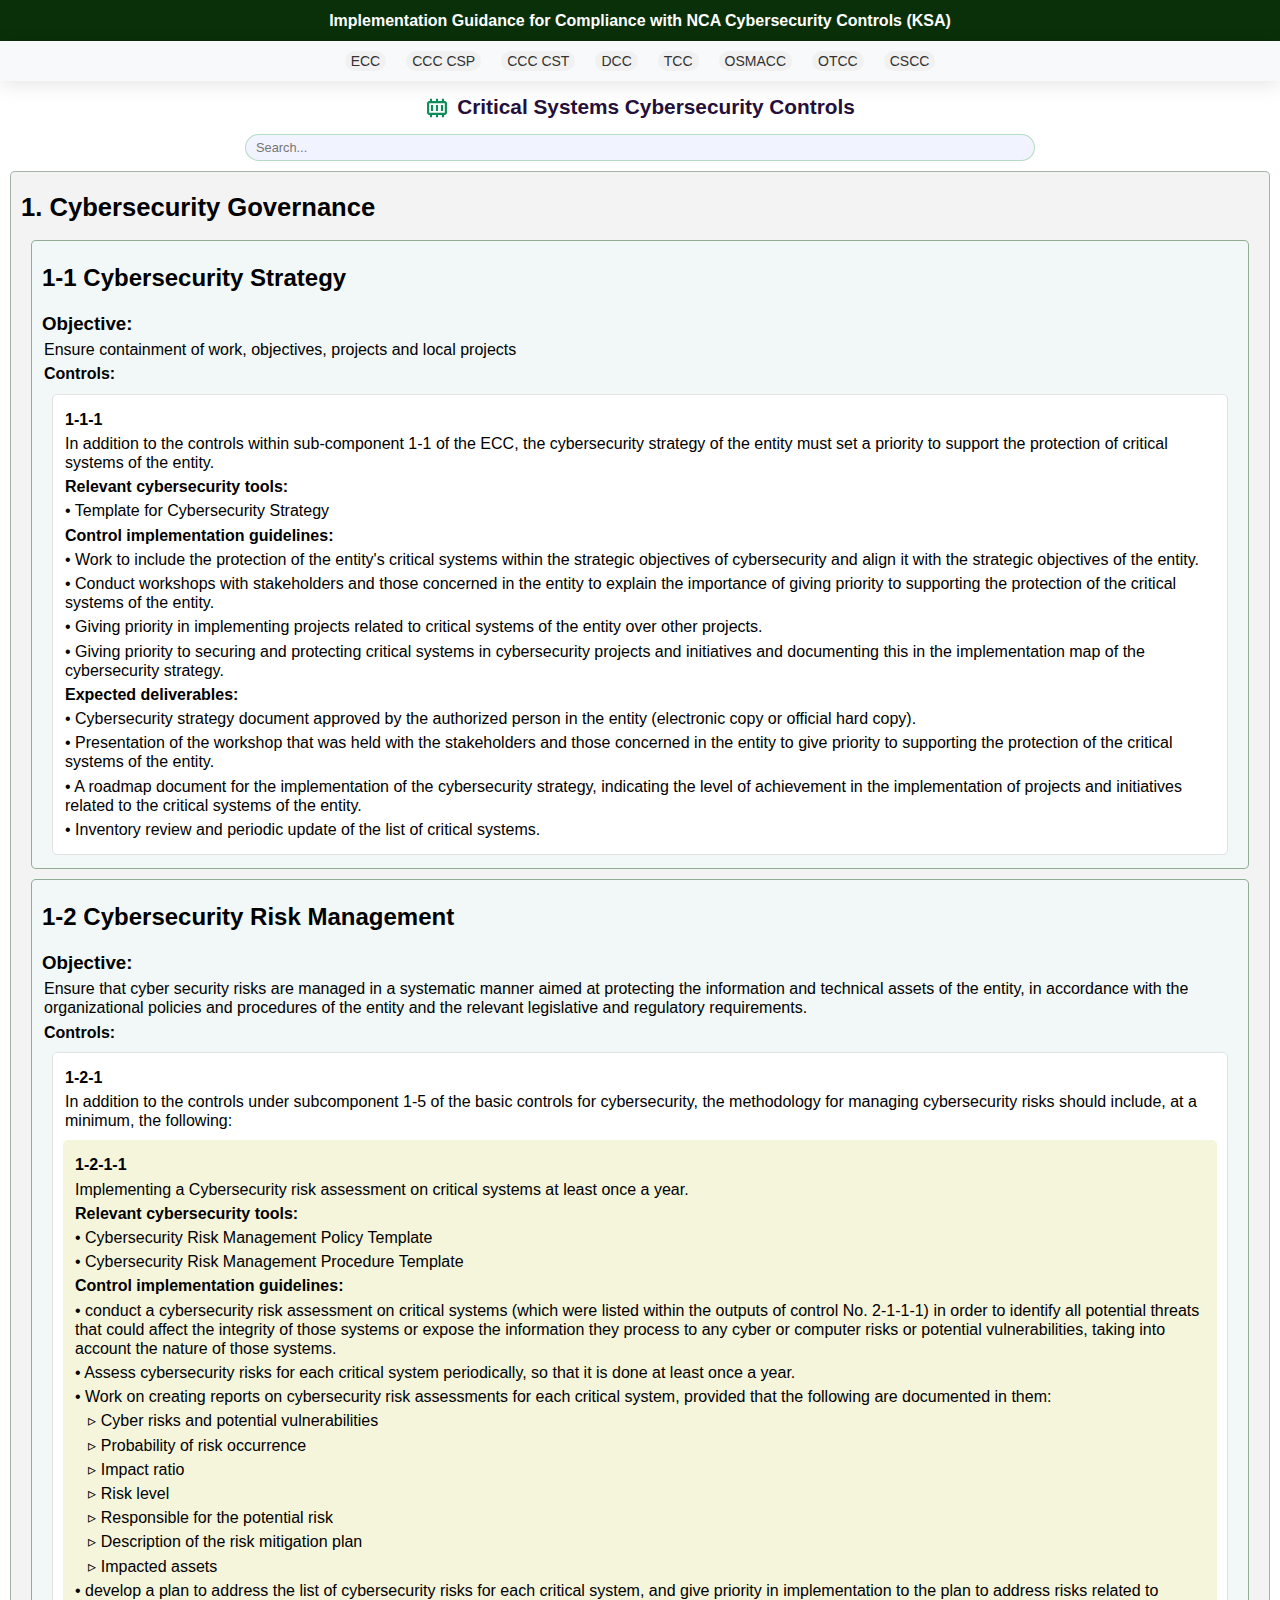
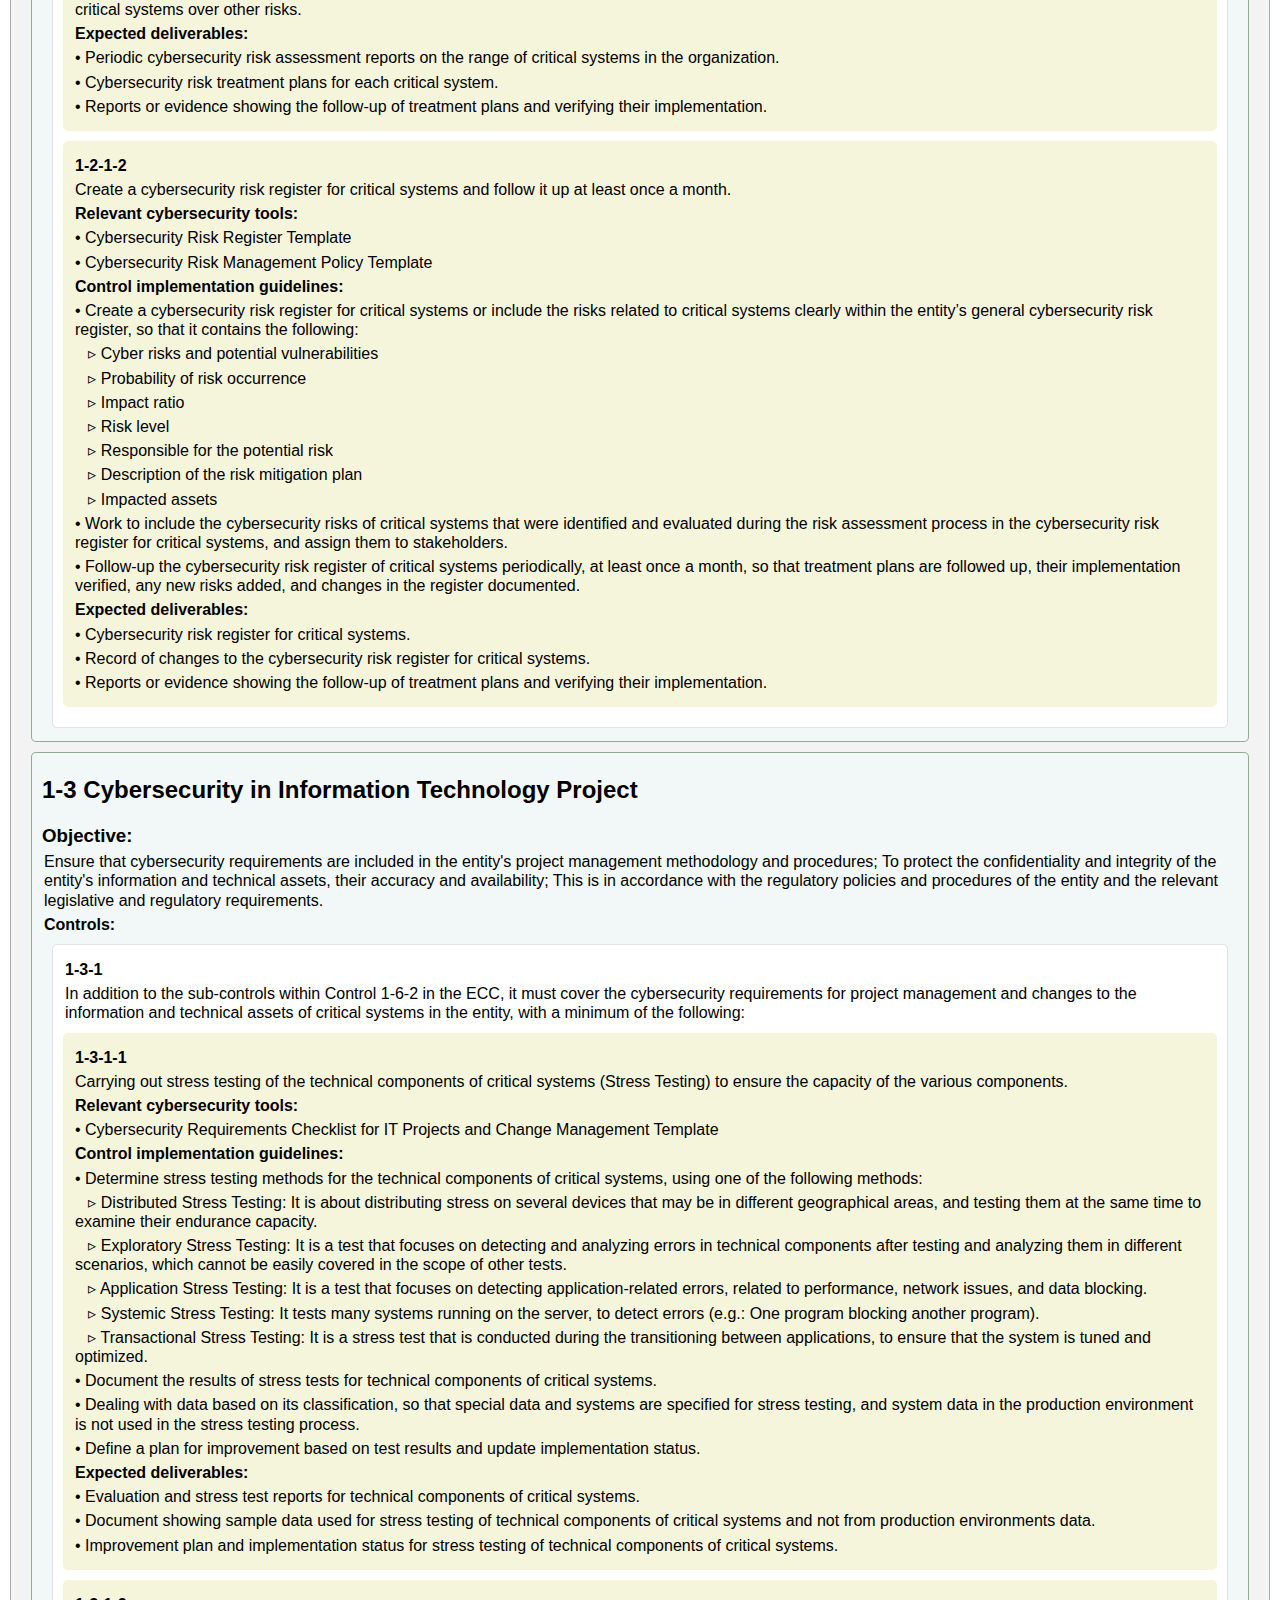
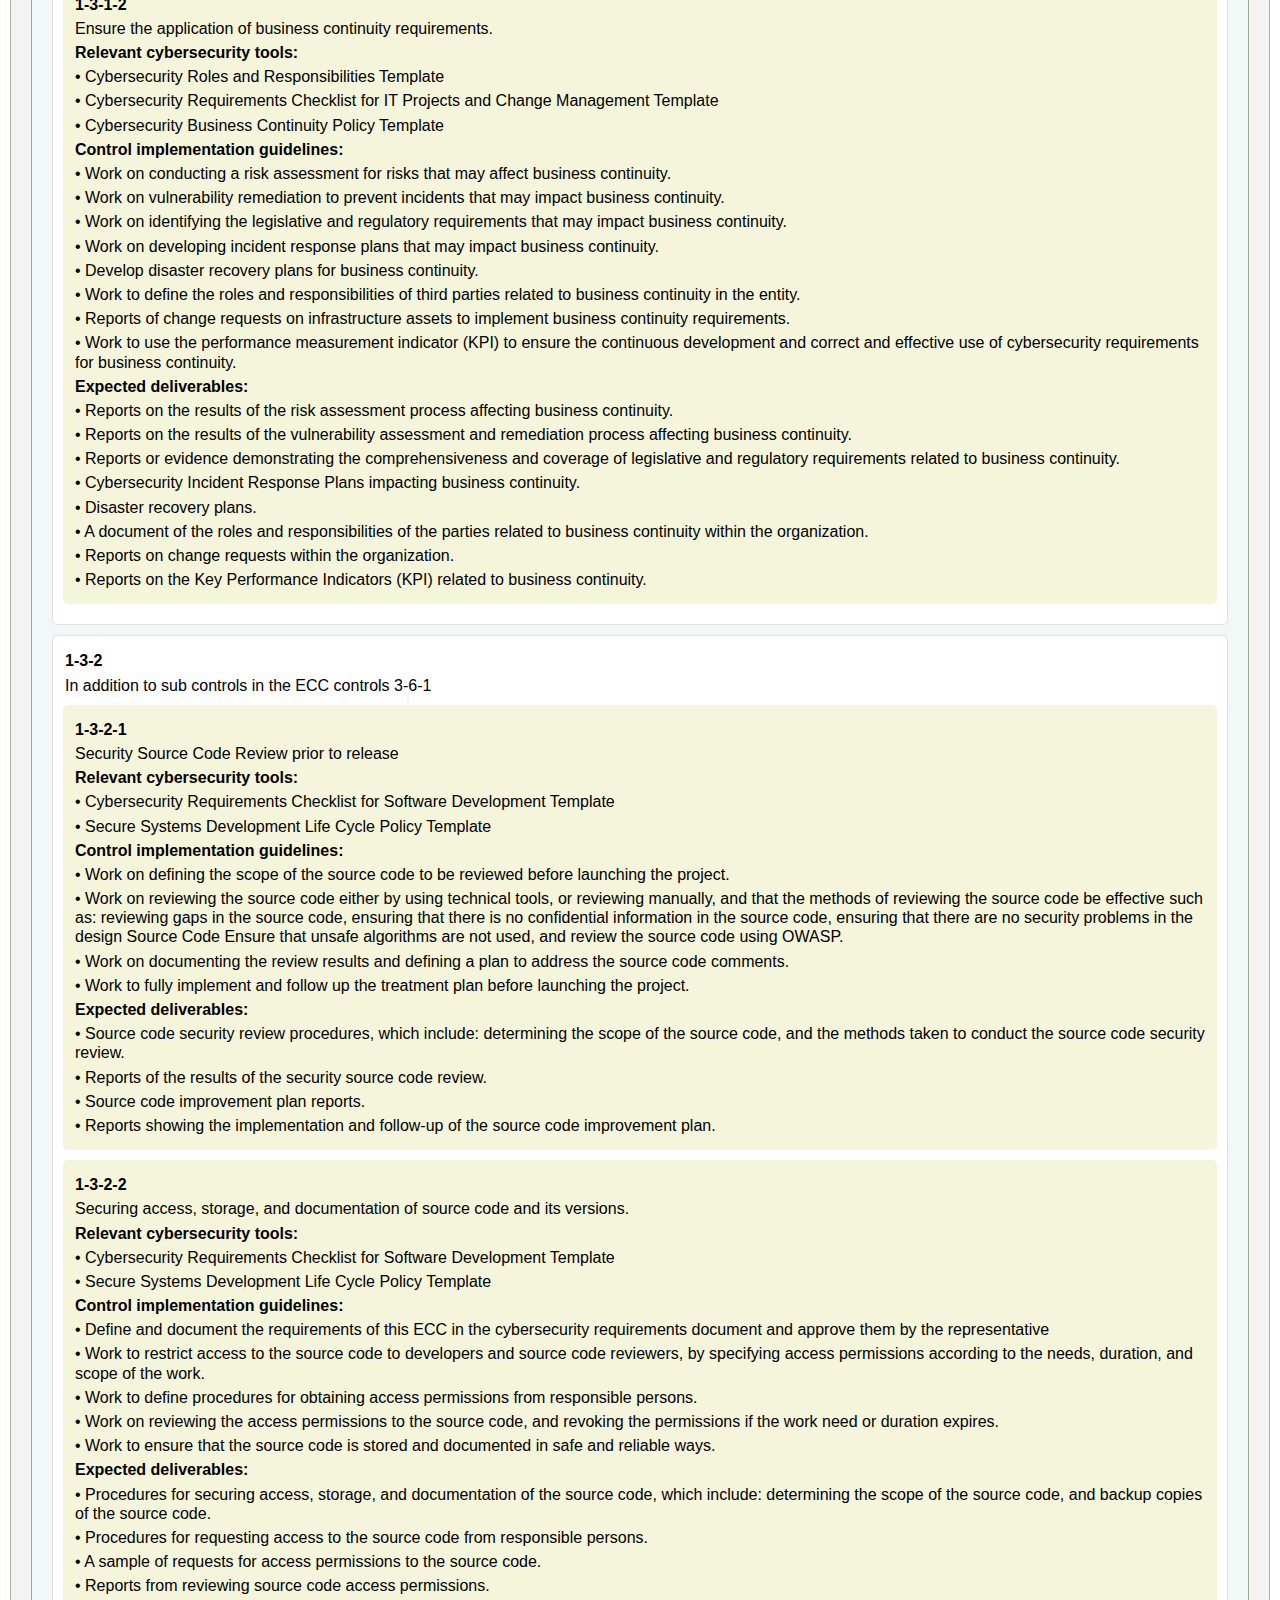
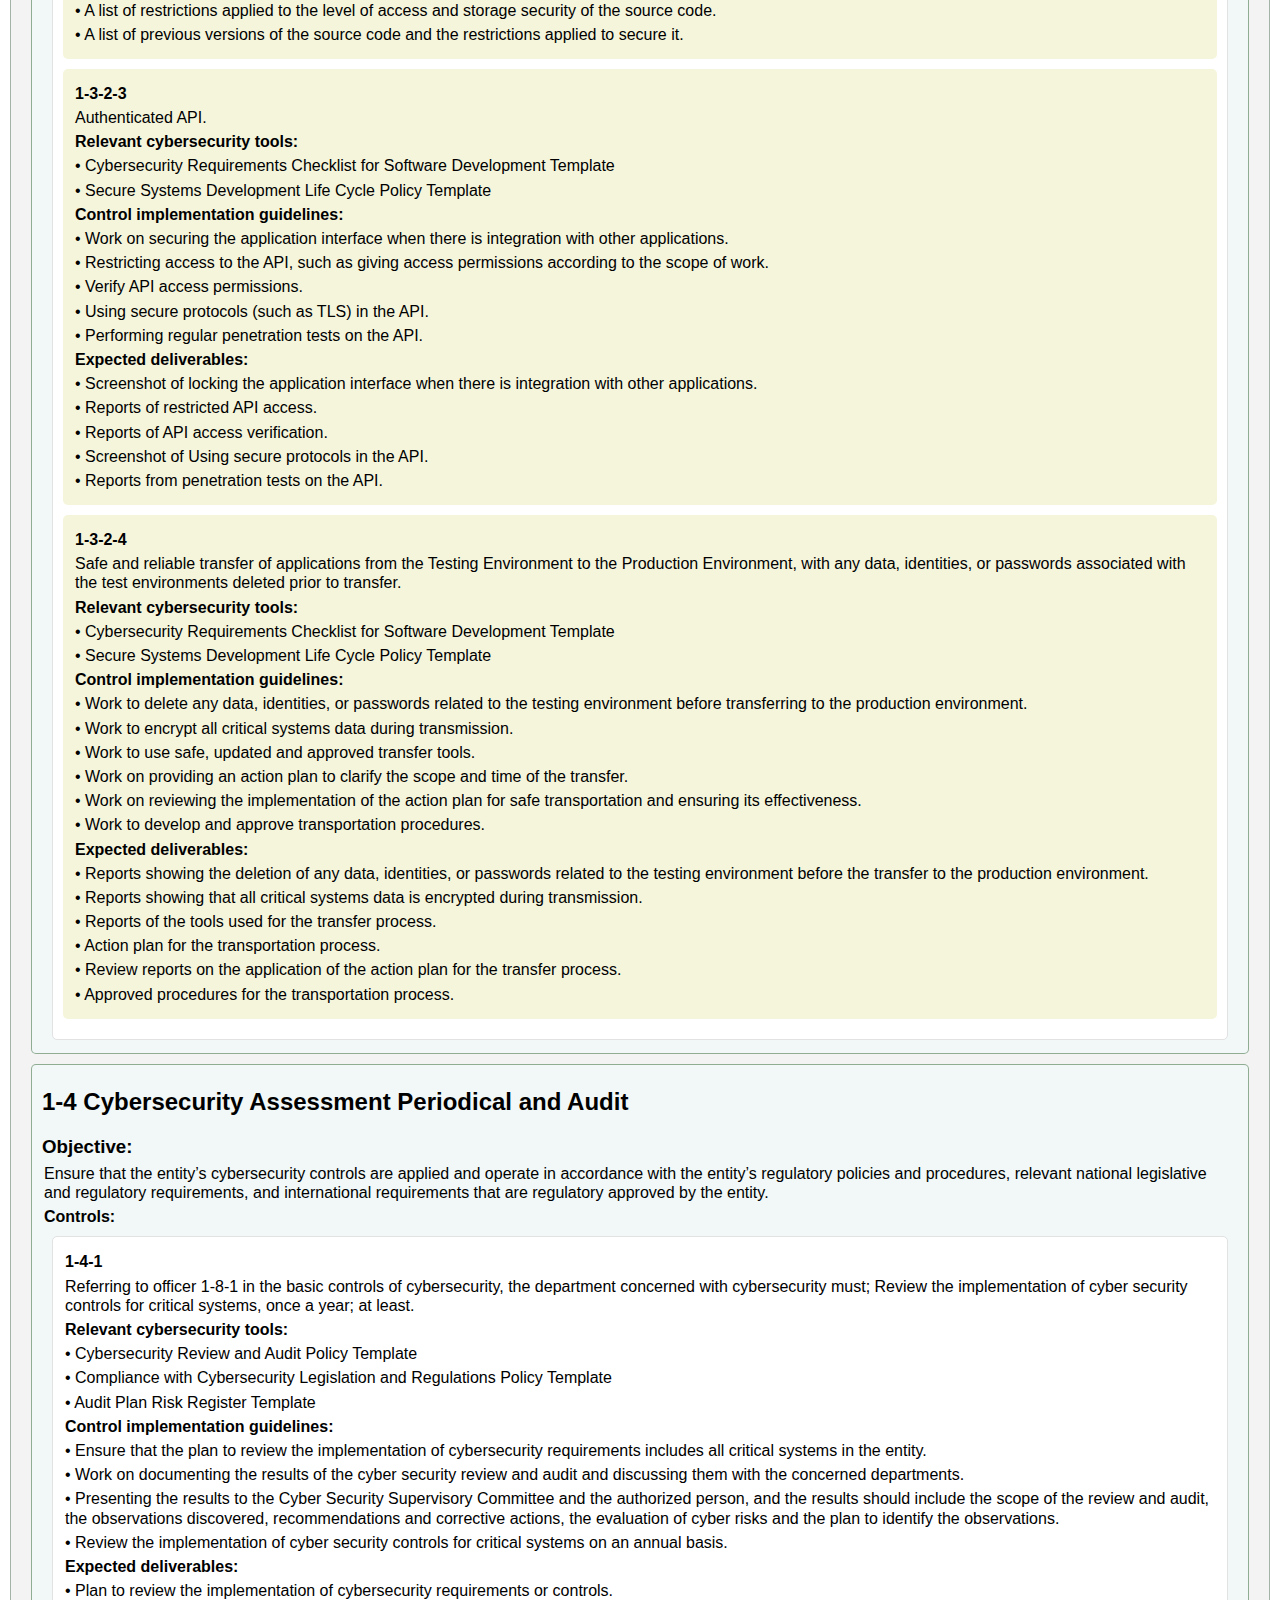
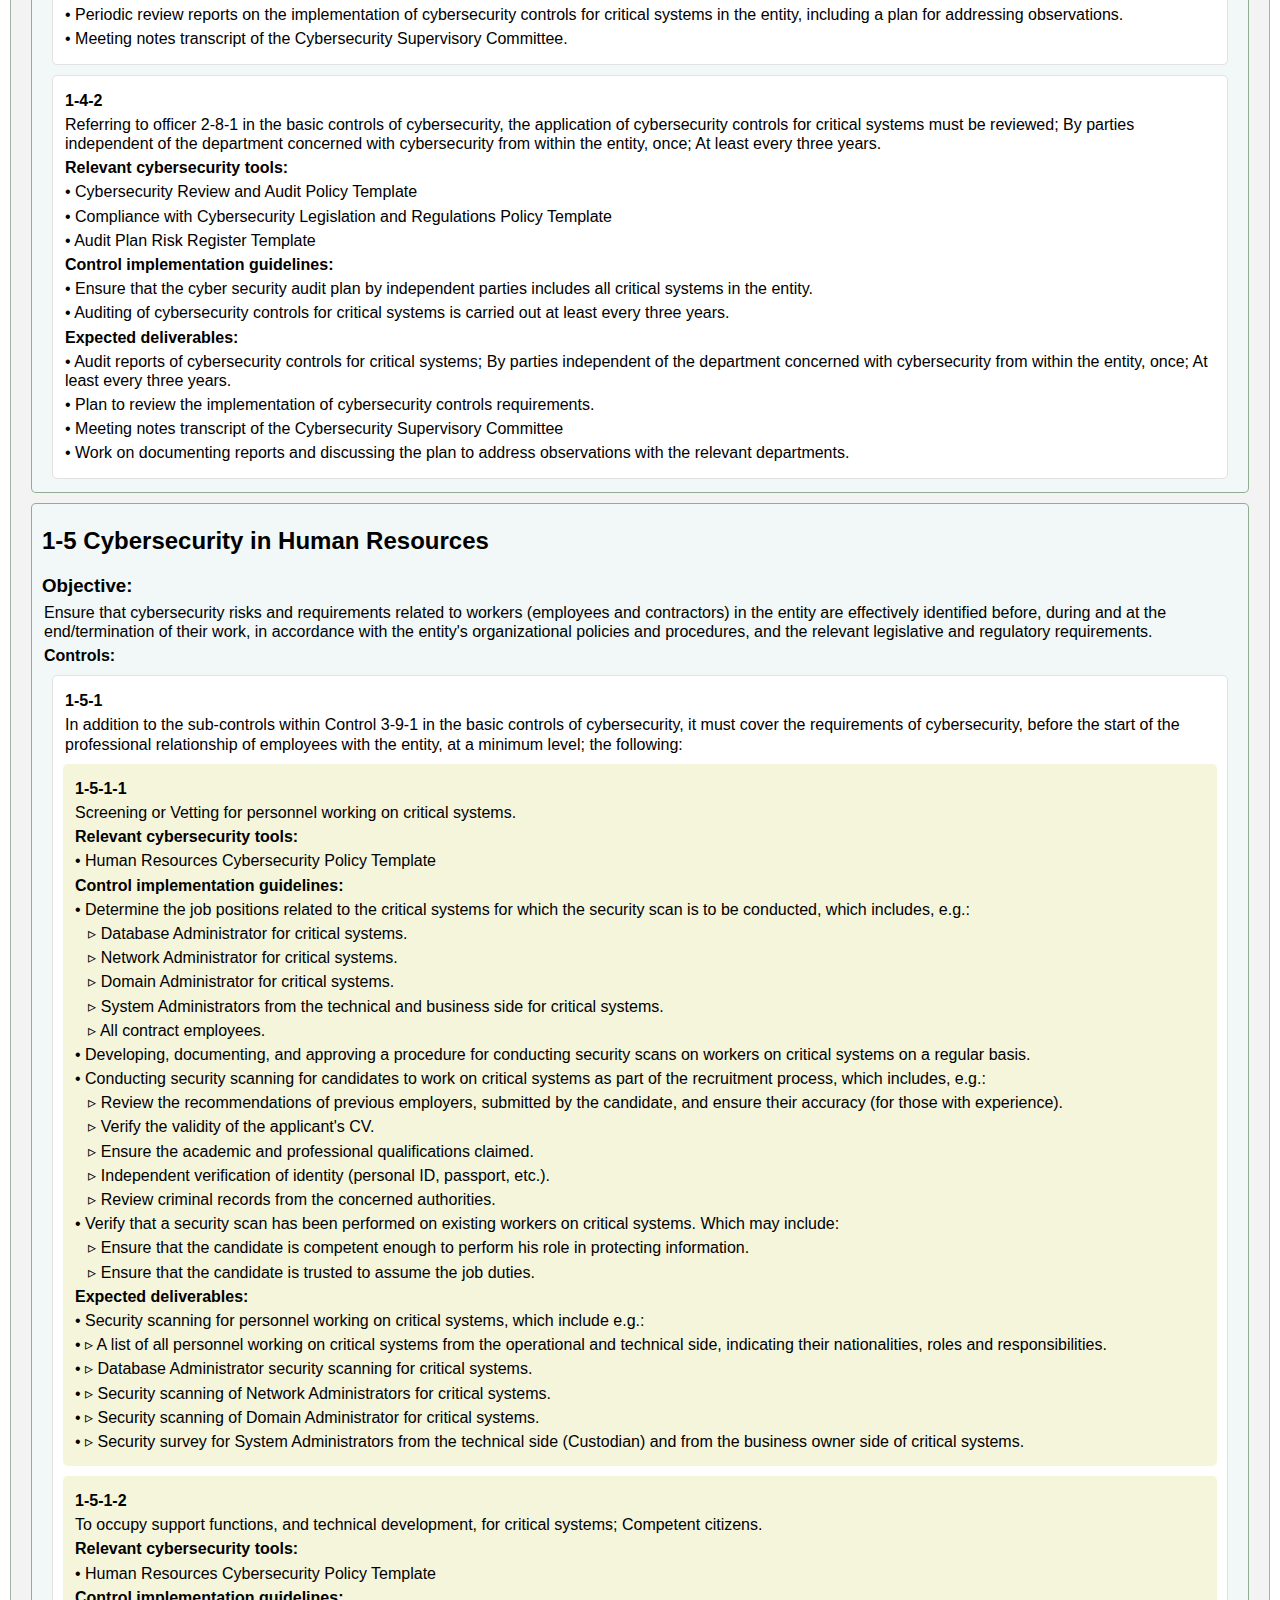
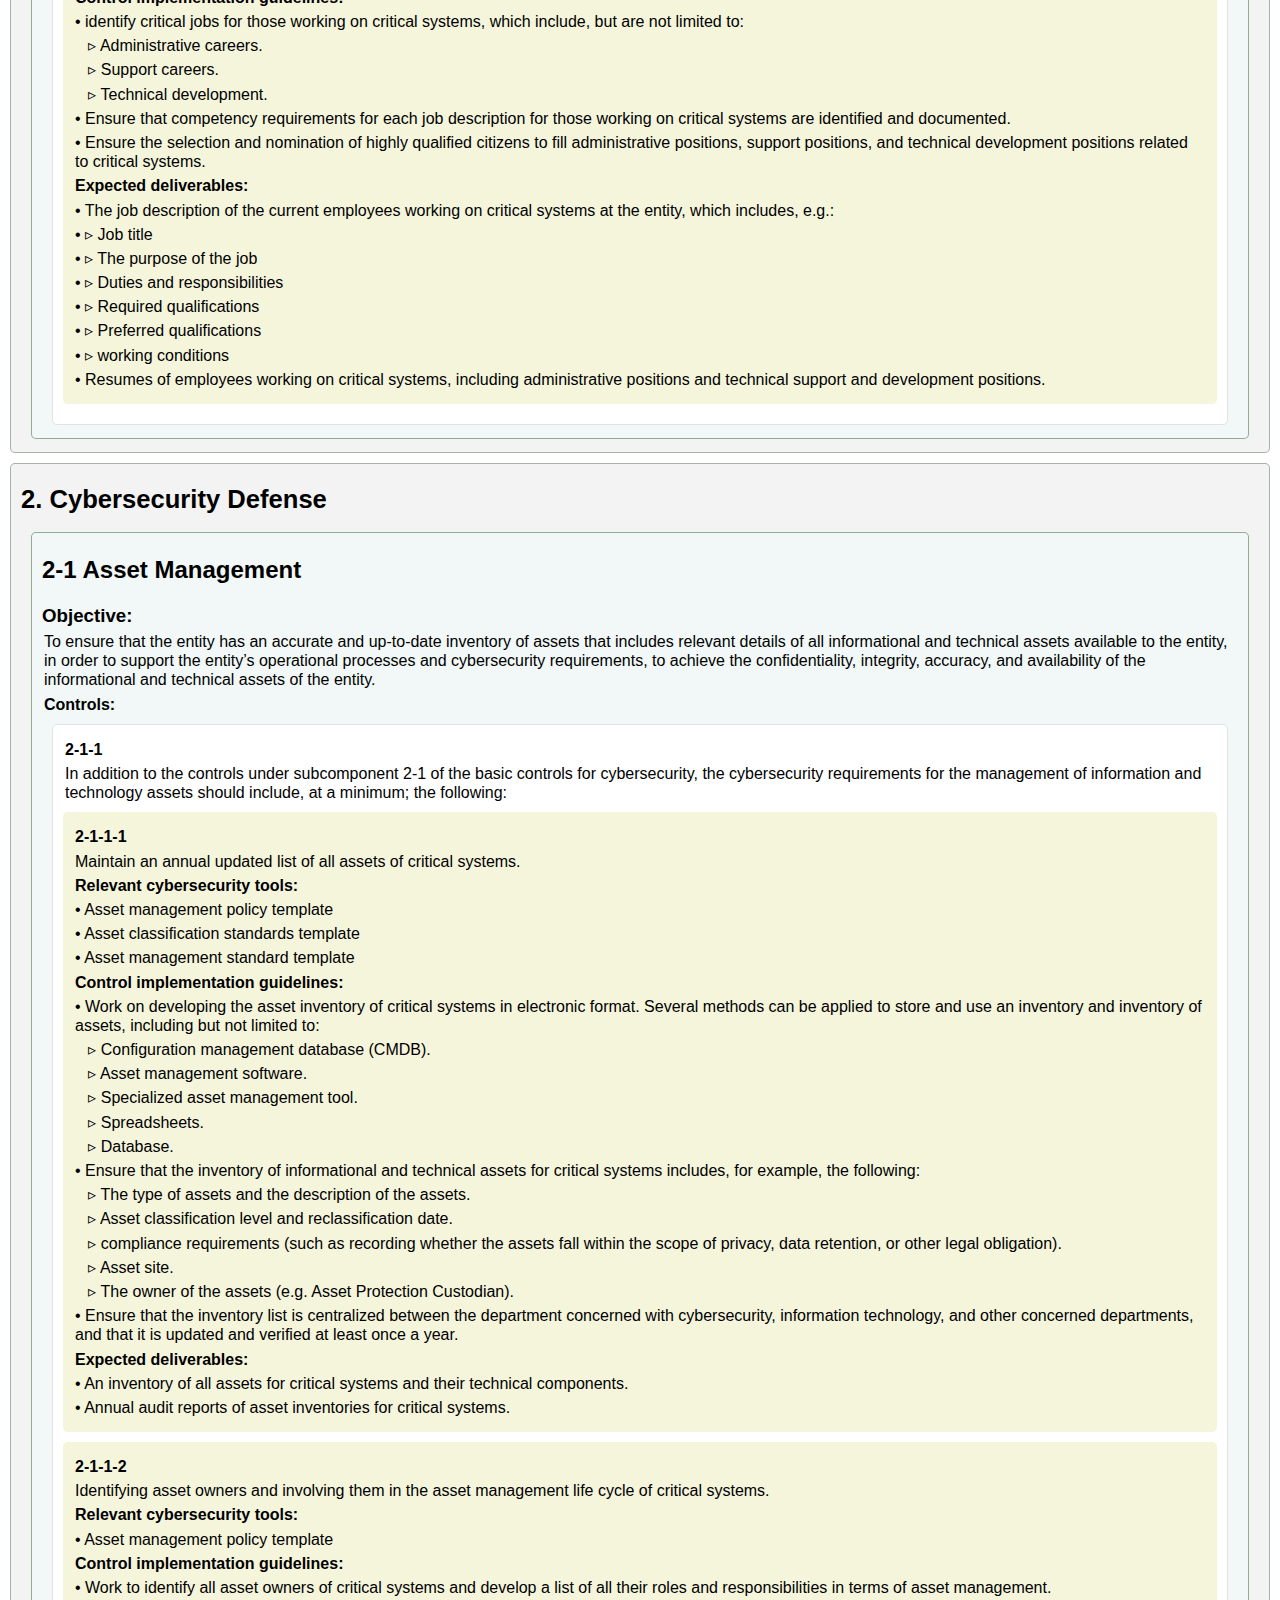
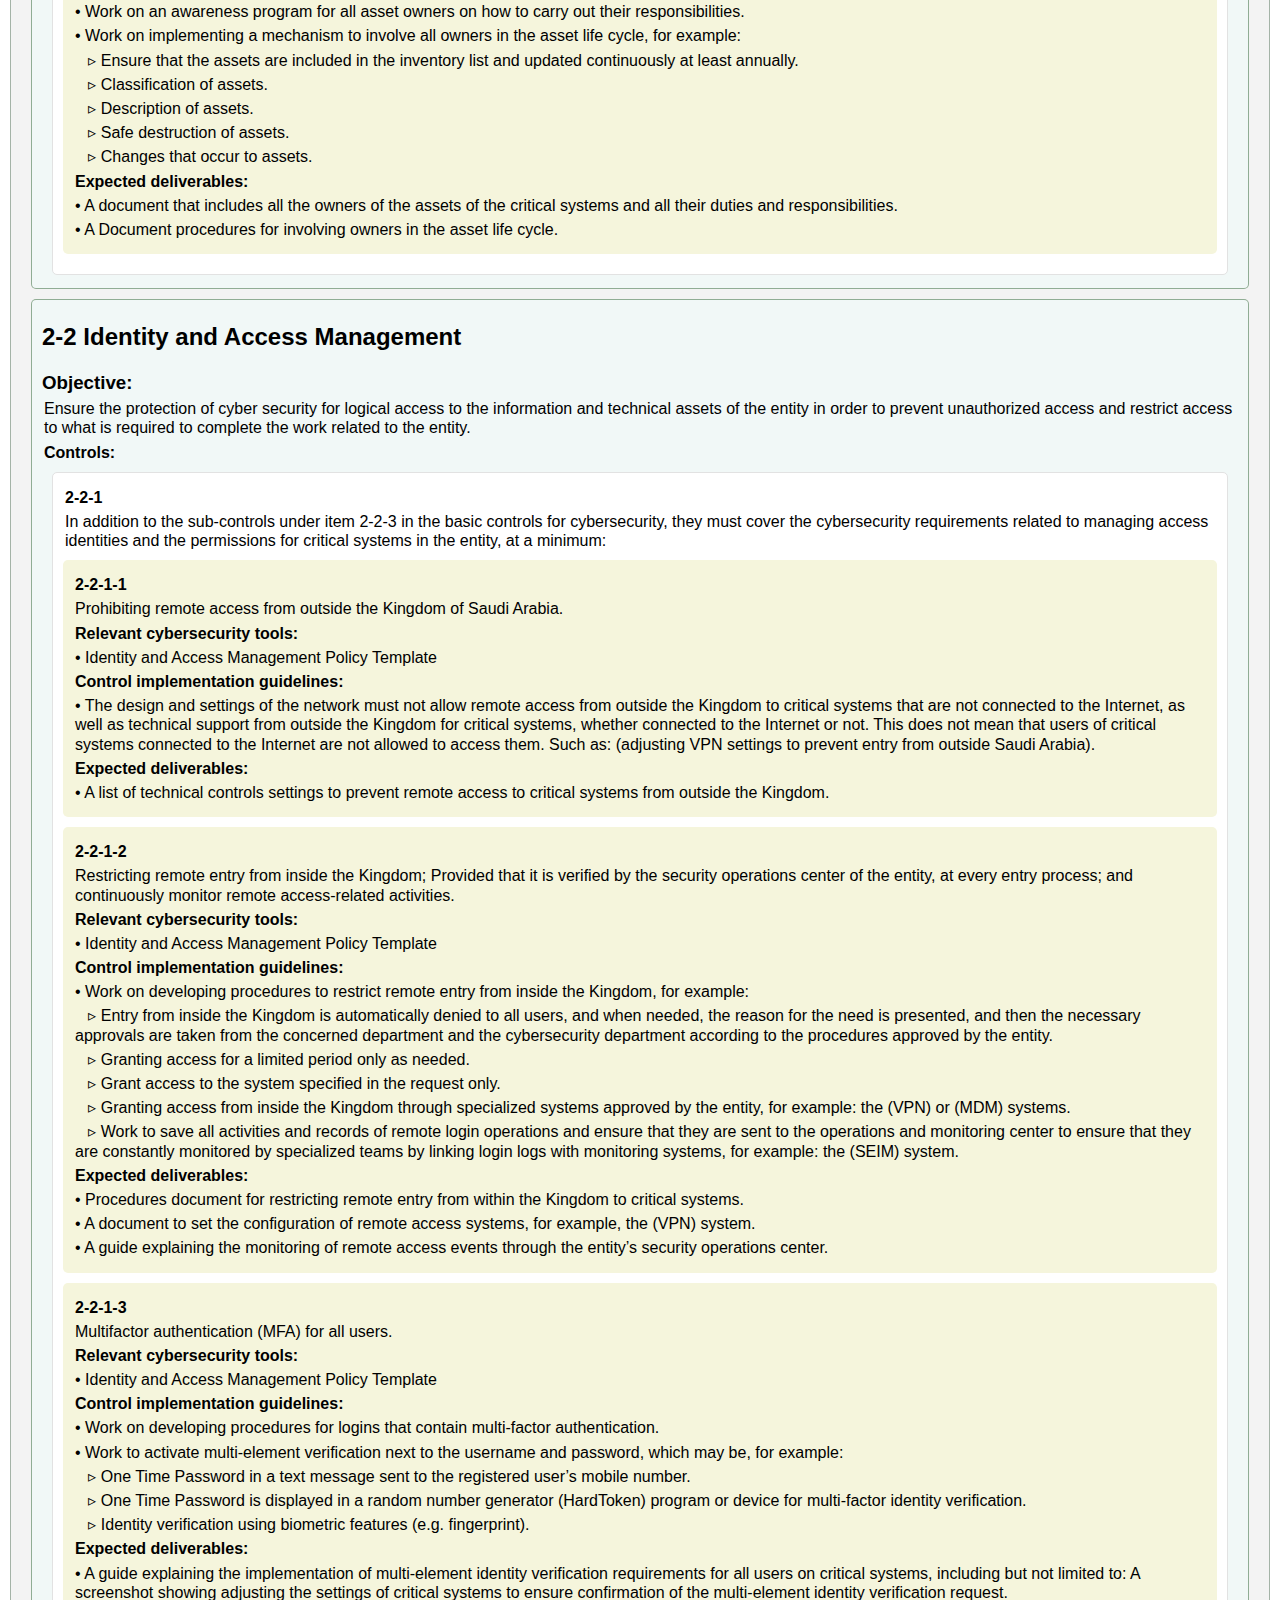
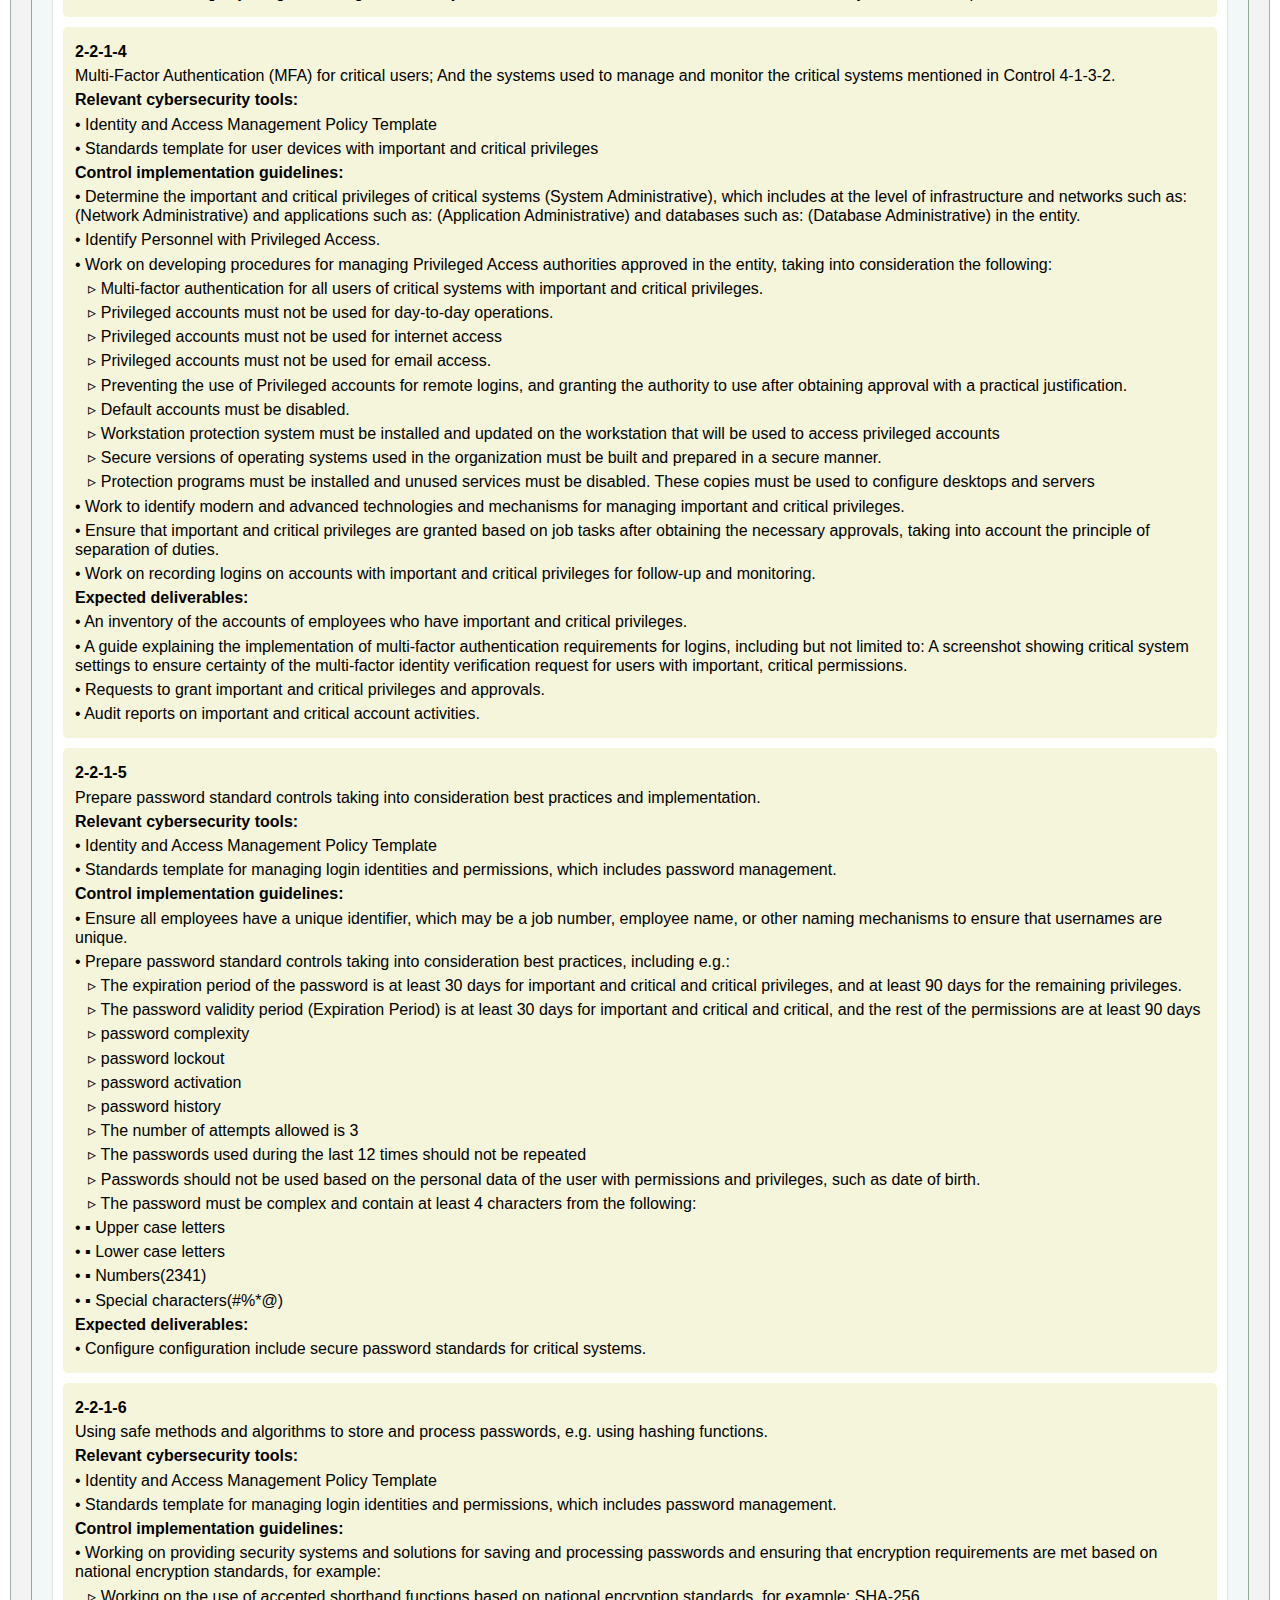
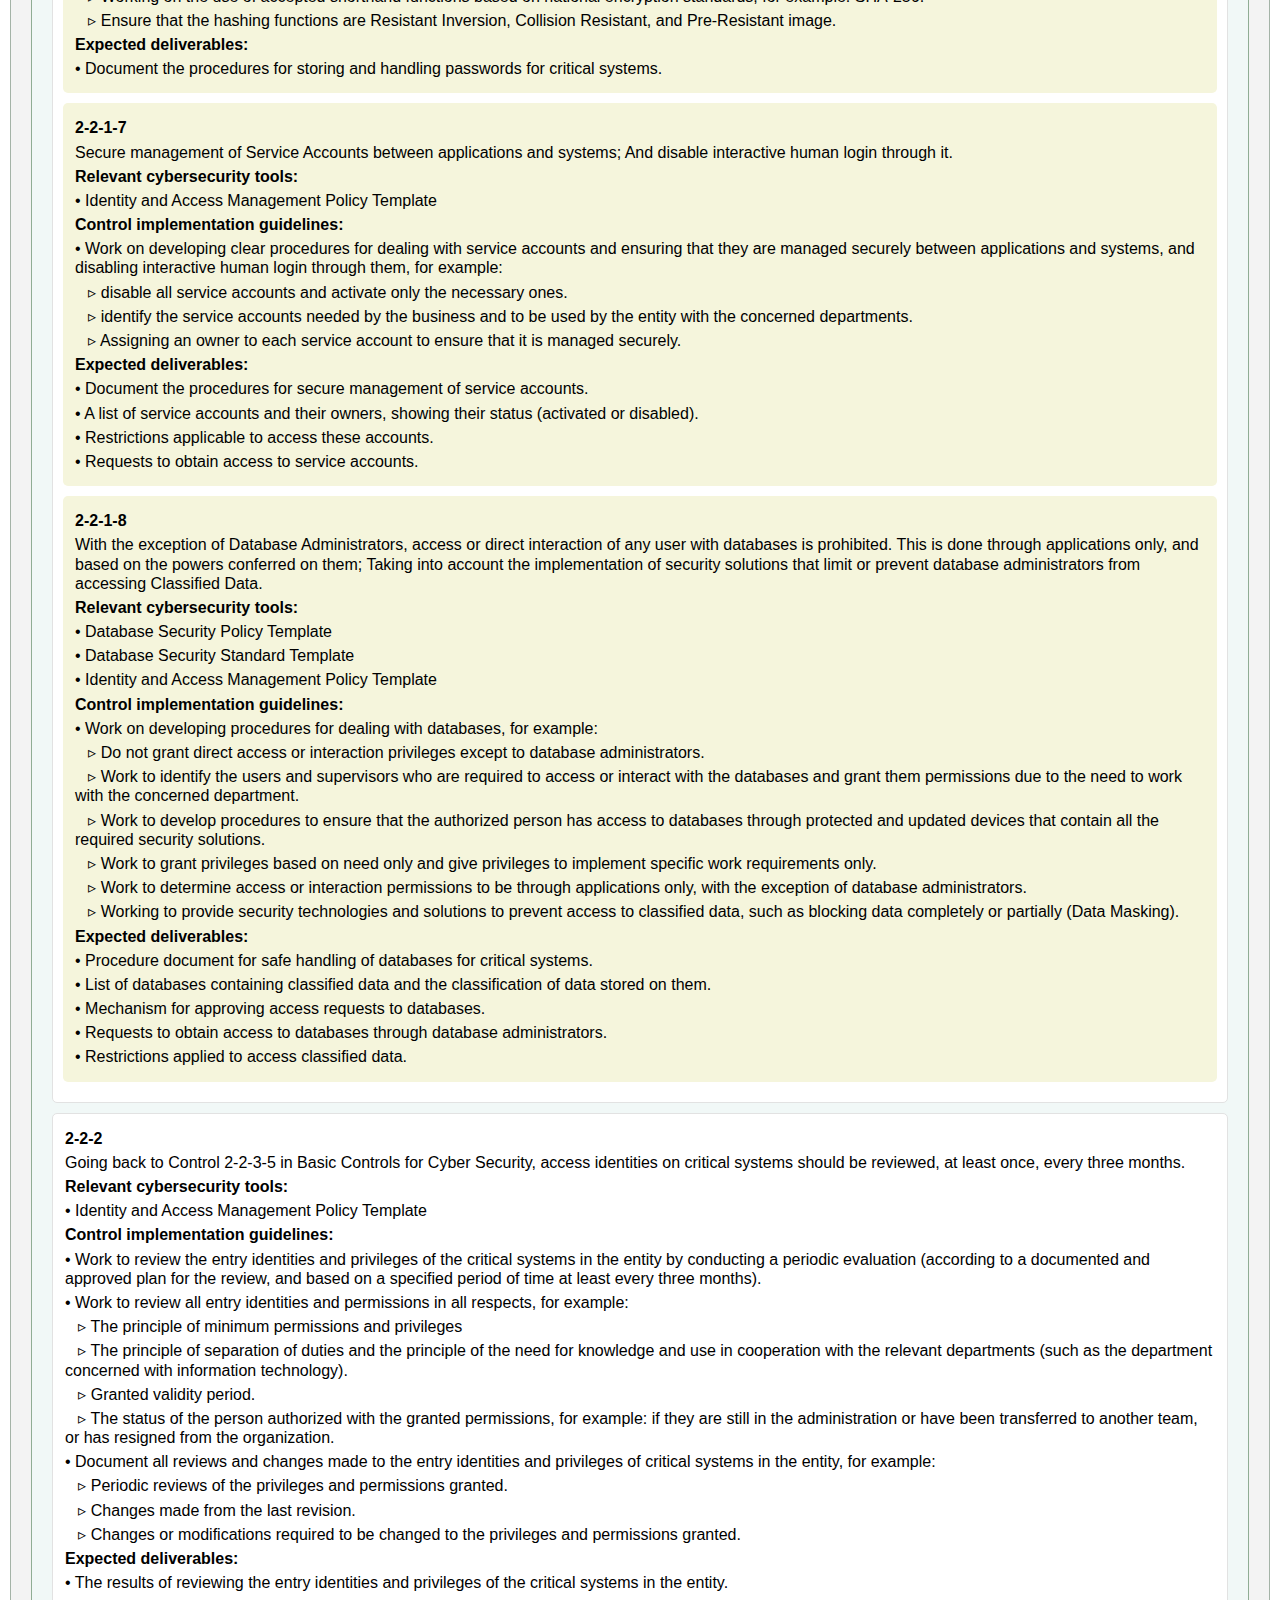
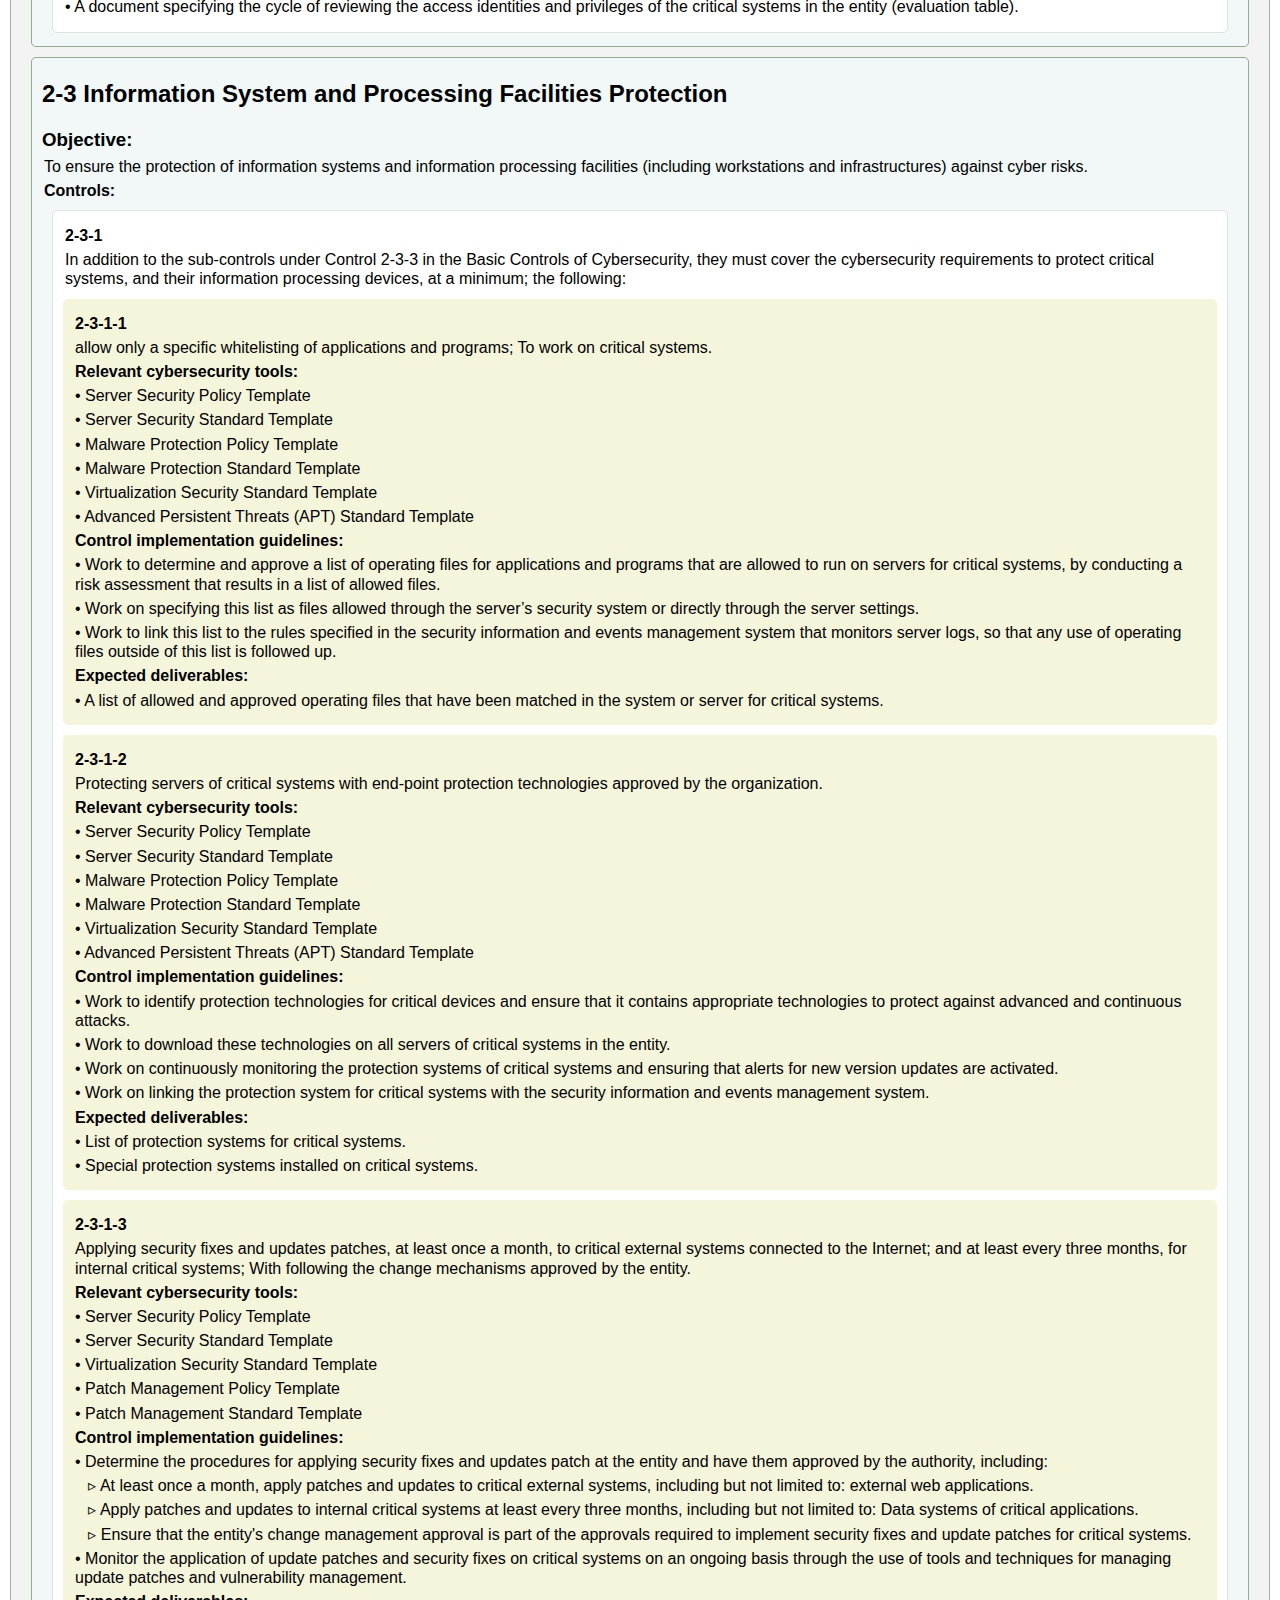
<file: cscc.html>
<!doctype html>
<html lang="en">

<head>
  <meta charset="utf-8" />
  <title>NCA Guidance Hub</title>
  <link rel="icon" type="image/x-icon" href="gem.png">
  <link rel="stylesheet" href="style.css">
  <script src="script.js"></script>
  <link rel="stylesheet" href="https://fonts.googleapis.com/css2?family=Material+Symbols+Outlined:opsz,wght,FILL,GRAD@20..48,100..700,0..1,-50..200&icon_names=dataset" />
</head>

<body>


  <!-- ------------------------- CONSTANT Starts--------------- -->
  <div class="NCA-main-heading">
    
    <h1>Implementation Guidance for Compliance with NCA Cybersecurity Controls (KSA)</h1>
    
    <!-- darkmode button -->
    <!-- <label class="ui-switch">
      <input type="checkbox" id="themeSwitch">
      <div class="slider">
        <div class="circle"></div>
      </div>
    </label>
  -->
</div>
<!-- Nav Bar for all standard Links -->
<div class="navbar-container">
  <div class="navb4r">
    <a href="index.html" class="nav-item-1">ECC</a>
    <!-- <p class="hide">Essential Cybersecurity Controls</p> -->

      <a href="ccc-csp.html" class="nav-item-2">CCC CSP</a>
      <!-- <p class="hide">Cloud Cybersecurity Controls (Provider)</p> -->
      
      <a href="ccc-cst.html" class="nav-item-3">CCC CST</a>
      <!-- <p class="hide">Cloud Cybersecurity Controls (Tenant)</p> -->
      
      <a href="dcc.html" class="nav-item-4">DCC</a>
      <!-- <p class="hide">Data Cybersecurity Controls</p> -->
      
      <a href="tcc.html" class="nav-item-5">TCC</a>
      <!-- <p class="hide">Telework Cybersecurity Controls</p> -->
      
      <a href="osmacc.html" class="nav-item-6">OSMACC</a>
      <!-- <p class="hide">Organizational Social Media Accounts Cybersecurity Controls</p> -->
      
      <a href="otcc.html" class="nav-item-7">OTCC</a>
      <!-- <p class="hide">Operational Technology Cybersecurity Controls</p> -->
      
      <a href="cscc.html" class="nav-item-8">CSCC</a>
      <!-- <p class="hide">Critical Systems Cybersecurity Controls</p> -->
    </div>
  </div>
  <div class="navbar">
    <svg xmlns="http://www.w3.org/2000/svg" height="24px" viewBox="0 -960 960 960" width="24px" fill="#0e8b5b"><path d="M237-357h86v-246h-86v246Zm200 0h86v-246h-86v246Zm200 0h86v-246h-86v246Zm-469.13 70.13h624.26v-386.26H167.87v386.26Zm0 0v-386.26 386.26Zm29.13 177v-91h-29.13q-35.72 0-60.86-25.14t-25.14-60.86v-386.26q0-35.72 25.14-60.86t60.86-25.14H197v-91h86v91h154v-91h86v91h154v-91h86v91h29.13q35.72 0 60.86 25.14t25.14 60.86v386.26q0 35.72-25.14 60.86t-60.86 25.14H763v91h-86v-91H523v91h-86v-91H283v91h-86Z"/></svg>
    <h1 class="Main-H">Critical Systems Cybersecurity Controls</h1>
    
  </div>

  <!-- Search Bar -->
  <div class="search-container">
    <input type="text" id="siteSearch" placeholder="Search..." oninput="searchSite()" />
  </div>
  <!-- ------------------------- CONSTANT Ends --------------- -->



  <div class="main-domain">
    <h1>1. Cybersecurity Governance</h1>
    <div class="subdomain">
      <h2>1-1 Cybersecurity Strategy</h2>
      <h3>Objective:</h3>
      <p>Ensure containment of work, objectives, projects and local projects</p>
      <p><strong>Controls:</strong></p>
      <div class="control">
        <p><strong>1-1-1</strong></p>
        <p>In addition to the controls within sub-component 1-1 of the ECC, the cybersecurity strategy of the entity
          must set a priority to support the protection of critical systems of the entity.</p>
        <div class="relevant-tools">
          <p><strong>Relevant cybersecurity tools:</strong></p>
          <p>&#8226; Template for Cybersecurity Strategy</p>
        </div>

        <div class="impl-guidelines">
          <p><strong>Control implementation guidelines:</strong></p>
          <p>&#8226; Work to include the protection of the entity's critical systems within the strategic objectives of
            cybersecurity and align it with the strategic objectives of the entity.</p>
          <p>&#8226; Conduct workshops with stakeholders and those concerned in the entity to explain the importance of
            giving priority to supporting the protection of the critical systems of the entity.</p>
          <p>&#8226; Giving priority in implementing projects related to critical systems of the entity over other
            projects.</p>
          <p>&#8226; Giving priority to securing and protecting critical systems in cybersecurity projects and
            initiatives and documenting this in the implementation map of the cybersecurity strategy.</p>
        </div>

        <div class="expected-deliverables">
          <p><strong>Expected deliverables:</strong></p>
          <p>&#8226; Cybersecurity strategy document approved by the authorized person in the entity (electronic copy or
            official hard copy).</p>
          <p>&#8226; Presentation of the workshop that was held with the stakeholders and those concerned in the entity
            to give priority to supporting the protection of the critical systems of the entity.</p>
          <p>&#8226; A roadmap document for the implementation of the cybersecurity strategy, indicating the level of
            achievement in the implementation of projects and initiatives related to the critical systems of the entity.
          </p>
          <p>&#8226; Inventory review and periodic update of the list of critical systems.</p>
        </div>

      </div>

    </div>

    <div class="subdomain">
      <h2>1-2 Cybersecurity Risk Management</h2>
      <h3>Objective:</h3>
      <p>Ensure that cyber security risks are managed in a systematic manner aimed at protecting the information and
        technical assets of the entity, in accordance with the organizational policies and procedures of the entity and
        the relevant legislative and regulatory requirements.</p>
      <p><strong>Controls:</strong></p>
      <div class="control">
        <p><strong>1-2-1</strong></p>
        <p>In addition to the controls under subcomponent 1-5 of the basic controls for cybersecurity, the methodology
          for managing cybersecurity risks should include, at a minimum, the following:</p>
        <div class="subcontrols">
          <div class="subcontrol">
            <p><strong>1-2-1-1</strong></p>
            <p>Implementing a Cybersecurity risk assessment on critical systems at least once a year.</p>
            <div class="relevant-tools">
              <p><strong>Relevant cybersecurity tools:</strong></p>
              <p>&#8226; Cybersecurity Risk Management Policy Template</p>
              <p>&#8226; Cybersecurity Risk Management Procedure Template</p>
            </div>

            <div class="impl-guidelines">
              <p><strong>Control implementation guidelines:</strong></p>
              <p>&#8226; conduct a cybersecurity risk assessment on critical systems (which were listed within the
                outputs of control No. 2-1-1-1) in order to identify all potential threats that could affect the
                integrity of those systems or expose the information they process to any cyber or computer risks or
                potential vulnerabilities, taking into account the nature of those systems.</p>
              <p>&#8226; Assess cybersecurity risks for each critical system periodically, so that it is done at least
                once a year.</p>
              <p>&#8226; Work on creating reports on cybersecurity risk assessments for each critical system, provided
                that the following are documented in them:</p>
              <p>&nbsp;&nbsp;&nbsp;▹ Cyber risks and potential vulnerabilities</p>
              <p>&nbsp;&nbsp;&nbsp;▹ Probability of risk occurrence</p>
              <p>&nbsp;&nbsp;&nbsp;▹ Impact ratio</p>
              <p>&nbsp;&nbsp;&nbsp;▹ Risk level</p>
              <p>&nbsp;&nbsp;&nbsp;▹ Responsible for the potential risk</p>
              <p>&nbsp;&nbsp;&nbsp;▹ Description of the risk mitigation plan</p>
              <p>&nbsp;&nbsp;&nbsp;▹ Impacted assets</p>
              <p>&#8226; develop a plan to address the list of cybersecurity risks for each critical system, and give
                priority in implementation to the plan to address risks related to critical systems over other risks.
              </p>
            </div>

            <div class="expected-deliverables">
              <p><strong>Expected deliverables:</strong></p>
              <p>&#8226; Periodic cybersecurity risk assessment reports on the range of critical systems in the
                organization.</p>
              <p>&#8226; Cybersecurity risk treatment plans for each critical system.</p>
              <p>&#8226; Reports or evidence showing the follow-up of treatment plans and verifying their
                implementation.</p>
            </div>

          </div>

          <div class="subcontrol">
            <p><strong>1-2-1-2</strong></p>
            <p>Create a cybersecurity risk register for critical systems and follow it up at least once a month.</p>
            <div class="relevant-tools">
              <p><strong>Relevant cybersecurity tools:</strong></p>
              <p>&#8226; Cybersecurity Risk Register Template</p>
              <p>&#8226; Cybersecurity Risk Management Policy Template</p>
            </div>

            <div class="impl-guidelines">
              <p><strong>Control implementation guidelines:</strong></p>
              <p>&#8226; Create a cybersecurity risk register for critical systems or include the risks related to
                critical systems clearly within the entity’s general cybersecurity risk register, so that it contains
                the following:</p>
              <p>&nbsp;&nbsp;&nbsp;▹ Cyber risks and potential vulnerabilities</p>
              <p>&nbsp;&nbsp;&nbsp;▹ Probability of risk occurrence</p>
              <p>&nbsp;&nbsp;&nbsp;▹ Impact ratio</p>
              <p>&nbsp;&nbsp;&nbsp;▹ Risk level</p>
              <p>&nbsp;&nbsp;&nbsp;▹ Responsible for the potential risk</p>
              <p>&nbsp;&nbsp;&nbsp;▹ Description of the risk mitigation plan</p>
              <p>&nbsp;&nbsp;&nbsp;▹ Impacted assets</p>
              <p>&#8226; Work to include the cybersecurity risks of critical systems that were identified and evaluated
                during the risk assessment process in the cybersecurity risk register for critical systems, and assign
                them to stakeholders.</p>
              <p>&#8226; Follow-up the cybersecurity risk register of critical systems periodically, at least once a
                month, so that treatment plans are followed up, their implementation verified, any new risks added, and
                changes in the register documented.</p>
            </div>

            <div class="expected-deliverables">
              <p><strong>Expected deliverables:</strong></p>
              <p>&#8226; Cybersecurity risk register for critical systems.</p>
              <p>&#8226; Record of changes to the cybersecurity risk register for critical systems.</p>
              <p>&#8226; Reports or evidence showing the follow-up of treatment plans and verifying their
                implementation.</p>
            </div>

          </div>

        </div>

      </div>

    </div>

    <div class="subdomain">
      <h2>1-3 Cybersecurity in Information Technology Project</h2>
      <h3>Objective:</h3>
      <p>Ensure that cybersecurity requirements are included in the entity's project management methodology and
        procedures; To protect the confidentiality and integrity of the entity's information and technical assets, their
        accuracy and availability; This is in accordance with the regulatory policies and procedures of the entity and
        the relevant legislative and regulatory requirements.</p>
      <p><strong>Controls:</strong></p>
      <div class="control">
        <p><strong>1-3-1</strong></p>
        <p>In addition to the sub-controls within Control 1-6-2 in the ECC, it must cover the cybersecurity requirements
          for project management and changes to the information and technical assets of critical systems in the entity,
          with a minimum of the following:</p>
        <div class="subcontrols">
          <div class="subcontrol">
            <p><strong>1-3-1-1</strong></p>
            <p>Carrying out stress testing of the technical components of critical systems (Stress Testing) to ensure
              the capacity of the various components.</p>
            <div class="relevant-tools">
              <p><strong>Relevant cybersecurity tools:</strong></p>
              <p>&#8226; Cybersecurity Requirements Checklist for IT Projects and Change Management Template</p>
            </div>

            <div class="impl-guidelines">
              <p><strong>Control implementation guidelines:</strong></p>
              <p>&#8226; Determine stress testing methods for the technical components of critical systems, using one of
                the following methods:</p>
              <p>&nbsp;&nbsp;&nbsp;▹ Distributed Stress Testing: It is about distributing stress on several devices that
                may be in different geographical areas, and testing them at the same time to examine their endurance
                capacity.</p>
              <p>&nbsp;&nbsp;&nbsp;▹ Exploratory Stress Testing: It is a test that focuses on detecting and analyzing
                errors in technical components after testing and analyzing them in different scenarios, which cannot be
                easily covered in the scope of other tests.</p>
              <p>&nbsp;&nbsp;&nbsp;▹ Application Stress Testing: It is a test that focuses on detecting
                application-related errors, related to performance, network issues, and data blocking.</p>
              <p>&nbsp;&nbsp;&nbsp;▹ Systemic Stress Testing: It tests many systems running on the server, to detect
                errors (e.g.: One program blocking another program).</p>
              <p>&nbsp;&nbsp;&nbsp;▹ Transactional Stress Testing: It is a stress test that is conducted during the
                transitioning between applications, to ensure that the system is tuned and optimized.</p>
              <p>&#8226; Document the results of stress tests for technical components of critical systems.</p>
              <p>&#8226; Dealing with data based on its classification, so that special data and systems are specified
                for stress testing, and system data in the production environment is not used in the stress testing
                process.</p>
              <p>&#8226; Define a plan for improvement based on test results and update implementation status.</p>
            </div>

            <div class="expected-deliverables">
              <p><strong>Expected deliverables:</strong></p>
              <p>&#8226; Evaluation and stress test reports for technical components of critical systems.</p>
              <p>&#8226; Document showing sample data used for stress testing of technical components of critical
                systems and not from production environments data.</p>
              <p>&#8226; Improvement plan and implementation status for stress testing of technical components of
                critical systems.</p>
            </div>

          </div>

          <div class="subcontrol">
            <p><strong>1-3-1-2</strong></p>
            <p>Ensure the application of business continuity requirements.</p>
            <div class="relevant-tools">
              <p><strong>Relevant cybersecurity tools:</strong></p>
              <p>&#8226; Cybersecurity Roles and Responsibilities Template</p>
              <p>&#8226; Cybersecurity Requirements Checklist for IT Projects and Change Management Template</p>
              <p>&#8226; Cybersecurity Business Continuity Policy Template</p>
            </div>

            <div class="impl-guidelines">
              <p><strong>Control implementation guidelines:</strong></p>
              <p>&#8226; Work on conducting a risk assessment for risks that may affect business continuity.</p>
              <p>&#8226; Work on vulnerability remediation to prevent incidents that may impact business continuity.</p>
              <p>&#8226; Work on identifying the legislative and regulatory requirements that may impact business
                continuity.</p>
              <p>&#8226; Work on developing incident response plans that may impact business continuity.</p>
              <p>&#8226; Develop disaster recovery plans for business continuity.</p>
              <p>&#8226; Work to define the roles and responsibilities of third parties related to business continuity
                in the entity.</p>
              <p>&#8226; Reports of change requests on infrastructure assets to implement business continuity
                requirements.</p>
              <p>&#8226; Work to use the performance measurement indicator (KPI) to ensure the continuous development
                and correct and effective use of cybersecurity requirements for business continuity.</p>
            </div>

            <div class="expected-deliverables">
              <p><strong>Expected deliverables:</strong></p>
              <p>&#8226; Reports on the results of the risk assessment process affecting business continuity.</p>
              <p>&#8226; Reports on the results of the vulnerability assessment and remediation process affecting
                business continuity.</p>
              <p>&#8226; Reports or evidence demonstrating the comprehensiveness and coverage of legislative and
                regulatory requirements related to business continuity.</p>
              <p>&#8226; Cybersecurity Incident Response Plans impacting business continuity.</p>
              <p>&#8226; Disaster recovery plans.</p>
              <p>&#8226; A document of the roles and responsibilities of the parties related to business continuity
                within the organization.</p>
              <p>&#8226; Reports on change requests within the organization.</p>
              <p>&#8226; Reports on the Key Performance Indicators (KPI) related to business continuity.</p>
            </div>

          </div>

        </div>

      </div>

      <div class="control">
        <p><strong>1-3-2</strong></p>
        <p>In addition to sub controls in the ECC controls 3-6-1</p>
        <div class="subcontrols">
          <div class="subcontrol">
            <p><strong>1-3-2-1</strong></p>
            <p>Security Source Code Review prior to release</p>
            <div class="relevant-tools">
              <p><strong>Relevant cybersecurity tools:</strong></p>
              <p>&#8226; Cybersecurity Requirements Checklist for Software Development Template</p>
              <p>&#8226; Secure Systems Development Life Cycle Policy Template</p>
            </div>

            <div class="impl-guidelines">
              <p><strong>Control implementation guidelines:</strong></p>
              <p>&#8226; Work on defining the scope of the source code to be reviewed before launching the project.</p>
              <p>&#8226; Work on reviewing the source code either by using technical tools, or reviewing manually, and
                that the methods of reviewing the source code be effective such as: reviewing gaps in the source code,
                ensuring that there is no confidential information in the source code, ensuring that there are no
                security problems in the design Source Code Ensure that unsafe algorithms are not used, and review the
                source code using OWASP.</p>
              <p>&#8226; Work on documenting the review results and defining a plan to address the source code comments.
              </p>
              <p>&#8226; Work to fully implement and follow up the treatment plan before launching the project.</p>
            </div>

            <div class="expected-deliverables">
              <p><strong>Expected deliverables:</strong></p>
              <p>&#8226; Source code security review procedures, which include: determining the scope of the source
                code, and the methods taken to conduct the source code security review.</p>
              <p>&#8226; Reports of the results of the security source code review.</p>
              <p>&#8226; Source code improvement plan reports.</p>
              <p>&#8226; Reports showing the implementation and follow-up of the source code improvement plan.</p>
            </div>

          </div>

          <div class="subcontrol">
            <p><strong>1-3-2-2</strong></p>
            <p>Securing access, storage, and documentation of source code and its versions.</p>
            <div class="relevant-tools">
              <p><strong>Relevant cybersecurity tools:</strong></p>
              <p>&#8226; Cybersecurity Requirements Checklist for Software Development Template</p>
              <p>&#8226; Secure Systems Development Life Cycle Policy Template</p>
            </div>

            <div class="impl-guidelines">
              <p><strong>Control implementation guidelines:</strong></p>
              <p>&#8226; Define and document the requirements of this ECC in the cybersecurity requirements document and
                approve them by the representative</p>
              <p>&#8226; Work to restrict access to the source code to developers and source code reviewers, by
                specifying access permissions according to the needs, duration, and scope of the work.</p>
              <p>&#8226; Work to define procedures for obtaining access permissions from responsible persons.</p>
              <p>&#8226; Work on reviewing the access permissions to the source code, and revoking the permissions if
                the work need or duration expires.</p>
              <p>&#8226; Work to ensure that the source code is stored and documented in safe and reliable ways.</p>
            </div>

            <div class="expected-deliverables">
              <p><strong>Expected deliverables:</strong></p>
              <p>&#8226; Procedures for securing access, storage, and documentation of the source code, which include:
                determining the scope of the source code, and backup copies of the source code.</p>
              <p>&#8226; Procedures for requesting access to the source code from responsible persons.</p>
              <p>&#8226; A sample of requests for access permissions to the source code.</p>
              <p>&#8226; Reports from reviewing source code access permissions.</p>
              <p>&#8226; A list of restrictions applied to the level of access and storage security of the source code.
              </p>
              <p>&#8226; A list of previous versions of the source code and the restrictions applied to secure it.</p>
            </div>

          </div>

          <div class="subcontrol">
            <p><strong>1-3-2-3</strong></p>
            <p>Authenticated API.</p>
            <div class="relevant-tools">
              <p><strong>Relevant cybersecurity tools:</strong></p>
              <p>&#8226; Cybersecurity Requirements Checklist for Software Development Template</p>
              <p>&#8226; Secure Systems Development Life Cycle Policy Template</p>
            </div>

            <div class="impl-guidelines">
              <p><strong>Control implementation guidelines:</strong></p>
              <p>&#8226; Work on securing the application interface when there is integration with other applications.
              </p>
              <p>&#8226; Restricting access to the API, such as giving access permissions according to the scope of
                work.</p>
              <p>&#8226; Verify API access permissions.</p>
              <p>&#8226; Using secure protocols (such as TLS) in the API.</p>
              <p>&#8226; Performing regular penetration tests on the API.</p>
            </div>

            <div class="expected-deliverables">
              <p><strong>Expected deliverables:</strong></p>
              <p>&#8226; Screenshot of locking the application interface when there is integration with other
                applications.</p>
              <p>&#8226; Reports of restricted API access.</p>
              <p>&#8226; Reports of API access verification.</p>
              <p>&#8226; Screenshot of Using secure protocols in the API.</p>
              <p>&#8226; Reports from penetration tests on the API.</p>
            </div>

          </div>

          <div class="subcontrol">
            <p><strong>1-3-2-4</strong></p>
            <p>Safe and reliable transfer of applications from the Testing Environment to the Production Environment,
              with any data, identities, or passwords associated with the test environments deleted prior to transfer.
            </p>
            <div class="relevant-tools">
              <p><strong>Relevant cybersecurity tools:</strong></p>
              <p>&#8226; Cybersecurity Requirements Checklist for Software Development Template</p>
              <p>&#8226; Secure Systems Development Life Cycle Policy Template</p>
            </div>

            <div class="impl-guidelines">
              <p><strong>Control implementation guidelines:</strong></p>
              <p>&#8226; Work to delete any data, identities, or passwords related to the testing environment before
                transferring to the production environment.</p>
              <p>&#8226; Work to encrypt all critical systems data during transmission.</p>
              <p>&#8226; Work to use safe, updated and approved transfer tools.</p>
              <p>&#8226; Work on providing an action plan to clarify the scope and time of the transfer.</p>
              <p>&#8226; Work on reviewing the implementation of the action plan for safe transportation and ensuring
                its effectiveness.</p>
              <p>&#8226; Work to develop and approve transportation procedures.</p>
            </div>

            <div class="expected-deliverables">
              <p><strong>Expected deliverables:</strong></p>
              <p>&#8226; Reports showing the deletion of any data, identities, or passwords related to the testing
                environment before the transfer to the production environment.</p>
              <p>&#8226; Reports showing that all critical systems data is encrypted during transmission.</p>
              <p>&#8226; Reports of the tools used for the transfer process.</p>
              <p>&#8226; Action plan for the transportation process.</p>
              <p>&#8226; Review reports on the application of the action plan for the transfer process.</p>
              <p>&#8226; Approved procedures for the transportation process.</p>
            </div>

          </div>

        </div>

      </div>

    </div>

    <div class="subdomain">
      <h2>1-4 Cybersecurity Assessment Periodical and Audit</h2>
      <h3>Objective:</h3>
      <p>Ensure that the entity’s cybersecurity controls are applied and operate in accordance with the entity’s
        regulatory policies and procedures, relevant national legislative and regulatory requirements, and international
        requirements that are regulatory approved by the entity.</p>
      <p><strong>Controls:</strong></p>
      <div class="control">
        <p><strong>1-4-1</strong></p>
        <p>Referring to officer 1-8-1 in the basic controls of cybersecurity, the department concerned with
          cybersecurity must; Review the implementation of cyber security controls for critical systems, once a year; at
          least.</p>
        <div class="relevant-tools">
          <p><strong>Relevant cybersecurity tools:</strong></p>
          <p>&#8226; Cybersecurity Review and Audit Policy Template</p>
          <p>&#8226; Compliance with Cybersecurity Legislation and Regulations Policy Template</p>
          <p>&#8226; Audit Plan Risk Register Template</p>
        </div>

        <div class="impl-guidelines">
          <p><strong>Control implementation guidelines:</strong></p>
          <p>&#8226; Ensure that the plan to review the implementation of cybersecurity requirements includes all
            critical systems in the entity.</p>
          <p>&#8226; Work on documenting the results of the cyber security review and audit and discussing them with the
            concerned departments.</p>
          <p>&#8226; Presenting the results to the Cyber Security Supervisory Committee and the authorized person, and
            the results should include the scope of the review and audit, the observations discovered, recommendations
            and corrective actions, the evaluation of cyber risks and the plan to identify the observations.</p>
          <p>&#8226; Review the implementation of cyber security controls for critical systems on an annual basis.</p>
        </div>

        <div class="expected-deliverables">
          <p><strong>Expected deliverables:</strong></p>
          <p>&#8226; Plan to review the implementation of cybersecurity requirements or controls.</p>
          <p>&#8226; Periodic review reports on the implementation of cybersecurity controls for critical systems in the
            entity, including a plan for addressing observations.</p>
          <p>&#8226; Meeting notes transcript of the Cybersecurity Supervisory Committee.</p>
        </div>

      </div>

      <div class="control">
        <p><strong>1-4-2</strong></p>
        <p>Referring to officer 2-8-1 in the basic controls of cybersecurity, the application of cybersecurity controls
          for critical systems must be reviewed; By parties independent of the department concerned with cybersecurity
          from within the entity, once; At least every three years.</p>
        <div class="relevant-tools">
          <p><strong>Relevant cybersecurity tools:</strong></p>
          <p>&#8226; Cybersecurity Review and Audit Policy Template</p>
          <p>&#8226; Compliance with Cybersecurity Legislation and Regulations Policy Template</p>
          <p>&#8226; Audit Plan Risk Register Template</p>
        </div>

        <div class="impl-guidelines">
          <p><strong>Control implementation guidelines:</strong></p>
          <p>&#8226; Ensure that the cyber security audit plan by independent parties includes all critical systems in
            the entity.</p>
          <p>&#8226; Auditing of cybersecurity controls for critical systems is carried out at least every three years.
          </p>
        </div>

        <div class="expected-deliverables">
          <p><strong>Expected deliverables:</strong></p>
          <p>&#8226; Audit reports of cybersecurity controls for critical systems; By parties independent of the
            department concerned with cybersecurity from within the entity, once; At least every three years.</p>
          <p>&#8226; Plan to review the implementation of cybersecurity controls requirements.</p>
          <p>&#8226; Meeting notes transcript of the Cybersecurity Supervisory Committee</p>
          <p>&#8226; Work on documenting reports and discussing the plan to address observations with the relevant
            departments.</p>
        </div>

      </div>

    </div>

    <div class="subdomain">
      <h2>1-5 Cybersecurity in Human Resources</h2>
      <h3>Objective:</h3>
      <p>Ensure that cybersecurity risks and requirements related to workers (employees and contractors) in the entity
        are effectively identified before, during and at the end/termination of their work, in accordance with the
        entity's organizational policies and procedures, and the relevant legislative and regulatory requirements.</p>
      <p><strong>Controls:</strong></p>
      <div class="control">
        <p><strong>1-5-1</strong></p>
        <p>In addition to the sub-controls within Control 3-9-1 in the basic controls of cybersecurity, it must cover
          the requirements of cybersecurity, before the start of the professional relationship of employees with the
          entity, at a minimum level; the following:</p>
        <div class="subcontrols">
          <div class="subcontrol">
            <p><strong>1-5-1-1</strong></p>
            <p>Screening or Vetting for personnel working on critical systems.</p>
            <div class="relevant-tools">
              <p><strong>Relevant cybersecurity tools:</strong></p>
              <p>&#8226; Human Resources Cybersecurity Policy Template</p>
            </div>

            <div class="impl-guidelines">
              <p><strong>Control implementation guidelines:</strong></p>
              <p>&#8226; Determine the job positions related to the critical systems for which the security scan is to
                be conducted, which includes, e.g.:</p>
              <p>&nbsp;&nbsp;&nbsp;▹ Database Administrator for critical systems.</p>
              <p>&nbsp;&nbsp;&nbsp;▹ Network Administrator for critical systems.</p>
              <p>&nbsp;&nbsp;&nbsp;▹ Domain Administrator for critical systems.</p>
              <p>&nbsp;&nbsp;&nbsp;▹ System Administrators from the technical and business side for critical systems.
              </p>
              <p>&nbsp;&nbsp;&nbsp;▹ All contract employees.</p>
              <p>&#8226; Developing, documenting, and approving a procedure for conducting security scans on workers on
                critical systems on a regular basis.</p>
              <p>&#8226; Conducting security scanning for candidates to work on critical systems as part of the
                recruitment process, which includes, e.g.:</p>
              <p>&nbsp;&nbsp;&nbsp;▹ Review the recommendations of previous employers, submitted by the candidate, and
                ensure their accuracy (for those with experience).</p>
              <p>&nbsp;&nbsp;&nbsp;▹ Verify the validity of the applicant's CV.</p>
              <p>&nbsp;&nbsp;&nbsp;▹ Ensure the academic and professional qualifications claimed.</p>
              <p>&nbsp;&nbsp;&nbsp;▹ Independent verification of identity (personal ID, passport, etc.).</p>
              <p>&nbsp;&nbsp;&nbsp;▹ Review criminal records from the concerned authorities.</p>
              <p>&#8226; Verify that a security scan has been performed on existing workers on critical systems. Which
                may include:</p>
              <p>&nbsp;&nbsp;&nbsp;▹ Ensure that the candidate is competent enough to perform his role in protecting
                information.</p>
              <p>&nbsp;&nbsp;&nbsp;▹ Ensure that the candidate is trusted to assume the job duties.</p>
            </div>

            <div class="expected-deliverables">
              <p><strong>Expected deliverables:</strong></p>
              <p>&#8226; Security scanning for personnel working on critical systems, which include e.g.:</p>
              <p>&#8226; ▹ A list of all personnel working on critical systems from the operational and technical side,
                indicating their nationalities, roles and responsibilities.</p>
              <p>&#8226; ▹ Database Administrator security scanning for critical systems.</p>
              <p>&#8226; ▹ Security scanning of Network Administrators for critical systems.</p>
              <p>&#8226; ▹ Security scanning of Domain Administrator for critical systems.</p>
              <p>&#8226; ▹ Security survey for System Administrators from the technical side (Custodian) and from the
                business owner side of critical systems.</p>
            </div>

          </div>

          <div class="subcontrol">
            <p><strong>1-5-1-2</strong></p>
            <p>To occupy support functions, and technical development, for critical systems; Competent citizens.</p>
            <div class="relevant-tools">
              <p><strong>Relevant cybersecurity tools:</strong></p>
              <p>&#8226; Human Resources Cybersecurity Policy Template</p>
            </div>

            <div class="impl-guidelines">
              <p><strong>Control implementation guidelines:</strong></p>
              <p>&#8226; identify critical jobs for those working on critical systems, which include, but are not
                limited to:</p>
              <p>&nbsp;&nbsp;&nbsp;▹ Administrative careers.</p>
              <p>&nbsp;&nbsp;&nbsp;▹ Support careers.</p>
              <p>&nbsp;&nbsp;&nbsp;▹ Technical development.</p>
              <p>&#8226; Ensure that competency requirements for each job description for those working on critical
                systems are identified and documented.</p>
              <p>&#8226; Ensure the selection and nomination of highly qualified citizens to fill administrative
                positions, support positions, and technical development positions related to critical systems.</p>
            </div>

            <div class="expected-deliverables">
              <p><strong>Expected deliverables:</strong></p>
              <p>&#8226; The job description of the current employees working on critical systems at the entity, which
                includes, e.g.:</p>
              <p>&#8226; ▹ Job title</p>
              <p>&#8226; ▹ The purpose of the job</p>
              <p>&#8226; ▹ Duties and responsibilities</p>
              <p>&#8226; ▹ Required qualifications</p>
              <p>&#8226; ▹ Preferred qualifications</p>
              <p>&#8226; ▹ working conditions</p>
              <p>&#8226; Resumes of employees working on critical systems, including administrative positions and
                technical support and development positions.</p>
            </div>

          </div>

        </div>

      </div>

    </div>

  </div>

  <div class="main-domain">
    <h1>2. Cybersecurity Defense</h1>
    <div class="subdomain">
      <h2>2-1 Asset Management</h2>
      <h3>Objective:</h3>
      <p>To ensure that the entity has an accurate and up-to-date inventory of assets that includes relevant details of
        all informational and technical assets available to the entity, in order to support the entity’s operational
        processes and cybersecurity requirements, to achieve the confidentiality, integrity, accuracy, and availability
        of the informational and technical assets of the entity.</p>
      <p><strong>Controls:</strong></p>
      <div class="control">
        <p><strong>2-1-1</strong></p>
        <p>In addition to the controls under subcomponent 2-1 of the basic controls for cybersecurity, the cybersecurity
          requirements for the management of information and technology assets should include, at a minimum; the
          following:</p>
        <div class="subcontrols">
          <div class="subcontrol">
            <p><strong>2-1-1-1</strong></p>
            <p>Maintain an annual updated list of all assets of critical systems.</p>
            <div class="relevant-tools">
              <p><strong>Relevant cybersecurity tools:</strong></p>
              <p>&#8226; Asset management policy template</p>
              <p>&#8226; Asset classification standards template</p>
              <p>&#8226; Asset management standard template</p>
            </div>

            <div class="impl-guidelines">
              <p><strong>Control implementation guidelines:</strong></p>
              <p>&#8226; Work on developing the asset inventory of critical systems in electronic format. Several
                methods can be applied to store and use an inventory and inventory of assets, including but not limited
                to:</p>
              <p>&nbsp;&nbsp;&nbsp;▹ Configuration management database (CMDB).</p>
              <p>&nbsp;&nbsp;&nbsp;▹ Asset management software.</p>
              <p>&nbsp;&nbsp;&nbsp;▹ Specialized asset management tool.</p>
              <p>&nbsp;&nbsp;&nbsp;▹ Spreadsheets.</p>
              <p>&nbsp;&nbsp;&nbsp;▹ Database.</p>
              <p>&#8226; Ensure that the inventory of informational and technical assets for critical systems includes,
                for example, the following:</p>
              <p>&nbsp;&nbsp;&nbsp;▹ The type of assets and the description of the assets.</p>
              <p>&nbsp;&nbsp;&nbsp;▹ Asset classification level and reclassification date.</p>
              <p>&nbsp;&nbsp;&nbsp;▹ compliance requirements (such as recording whether the assets fall within the scope
                of privacy, data retention, or other legal obligation).</p>
              <p>&nbsp;&nbsp;&nbsp;▹ Asset site.</p>
              <p>&nbsp;&nbsp;&nbsp;▹ The owner of the assets (e.g. Asset Protection Custodian).</p>
              <p>&#8226; Ensure that the inventory list is centralized between the department concerned with
                cybersecurity, information technology, and other concerned departments, and that it is updated and
                verified at least once a year.</p>
            </div>

            <div class="expected-deliverables">
              <p><strong>Expected deliverables:</strong></p>
              <p>&#8226; An inventory of all assets for critical systems and their technical components.</p>
              <p>&#8226; Annual audit reports of asset inventories for critical systems.</p>
            </div>

          </div>

          <div class="subcontrol">
            <p><strong>2-1-1-2</strong></p>
            <p>Identifying asset owners and involving them in the asset management life cycle of critical systems.</p>
            <div class="relevant-tools">
              <p><strong>Relevant cybersecurity tools:</strong></p>
              <p>&#8226; Asset management policy template</p>
            </div>

            <div class="impl-guidelines">
              <p><strong>Control implementation guidelines:</strong></p>
              <p>&#8226; Work to identify all asset owners of critical systems and develop a list of all their roles and
                responsibilities in terms of asset management.</p>
              <p>&#8226; Work on an awareness program for all asset owners on how to carry out their responsibilities.
              </p>
              <p>&#8226; Work on implementing a mechanism to involve all owners in the asset life cycle, for example:
              </p>
              <p>&nbsp;&nbsp;&nbsp;▹ Ensure that the assets are included in the inventory list and updated continuously
                at least annually.</p>
              <p>&nbsp;&nbsp;&nbsp;▹ Classification of assets.</p>
              <p>&nbsp;&nbsp;&nbsp;▹ Description of assets.</p>
              <p>&nbsp;&nbsp;&nbsp;▹ Safe destruction of assets.</p>
              <p>&nbsp;&nbsp;&nbsp;▹ Changes that occur to assets.</p>
            </div>

            <div class="expected-deliverables">
              <p><strong>Expected deliverables:</strong></p>
              <p>&#8226; A document that includes all the owners of the assets of the critical systems and all their
                duties and responsibilities.</p>
              <p>&#8226; A Document procedures for involving owners in the asset life cycle.</p>
            </div>

          </div>

        </div>

      </div>

    </div>

    <div class="subdomain">
      <h2>2-2 Identity and Access Management</h2>
      <h3>Objective:</h3>
      <p>Ensure the protection of cyber security for logical access to the information and technical assets of the
        entity in order to prevent unauthorized access and restrict access to what is required to complete the work
        related to the entity.</p>
      <p><strong>Controls:</strong></p>
      <div class="control">
        <p><strong>2-2-1</strong></p>
        <p>In addition to the sub-controls under item 2-2-3 in the basic controls for cybersecurity, they must cover the
          cybersecurity requirements related to managing access identities and the permissions for critical systems in
          the entity, at a minimum:</p>
        <div class="subcontrols">
          <div class="subcontrol">
            <p><strong>2-2-1-1</strong></p>
            <p>Prohibiting remote access from outside the Kingdom of Saudi Arabia.</p>
            <div class="relevant-tools">
              <p><strong>Relevant cybersecurity tools:</strong></p>
              <p>&#8226; Identity and Access Management Policy Template</p>
            </div>

            <div class="impl-guidelines">
              <p><strong>Control implementation guidelines:</strong></p>
              <p>&#8226; The design and settings of the network must not allow remote access from outside the Kingdom to
                critical systems that are not connected to the Internet, as well as technical support from outside the
                Kingdom for critical systems, whether connected to the Internet or not. This does not mean that users of
                critical systems connected to the Internet are not allowed to access them. Such as: (adjusting VPN
                settings to prevent entry from outside Saudi Arabia).</p>
            </div>

            <div class="expected-deliverables">
              <p><strong>Expected deliverables:</strong></p>
              <p>&#8226; A list of technical controls settings to prevent remote access to critical systems from outside
                the Kingdom.</p>
            </div>

          </div>

          <div class="subcontrol">
            <p><strong>2-2-1-2</strong></p>
            <p>Restricting remote entry from inside the Kingdom; Provided that it is verified by the security operations
              center of the entity, at every entry process; and continuously monitor remote access-related activities.
            </p>
            <div class="relevant-tools">
              <p><strong>Relevant cybersecurity tools:</strong></p>
              <p>&#8226; Identity and Access Management Policy Template</p>
            </div>

            <div class="impl-guidelines">
              <p><strong>Control implementation guidelines:</strong></p>
              <p>&#8226; Work on developing procedures to restrict remote entry from inside the Kingdom, for example:
              </p>
              <p>&nbsp;&nbsp;&nbsp;▹ Entry from inside the Kingdom is automatically denied to all users, and when
                needed, the reason for the need is presented, and then the necessary approvals are taken from the
                concerned department and the cybersecurity department according to the procedures approved by the
                entity.</p>
              <p>&nbsp;&nbsp;&nbsp;▹ Granting access for a limited period only as needed.</p>
              <p>&nbsp;&nbsp;&nbsp;▹ Grant access to the system specified in the request only.</p>
              <p>&nbsp;&nbsp;&nbsp;▹ Granting access from inside the Kingdom through specialized systems approved by the
                entity, for example: the (VPN) or (MDM) systems.</p>
              <p>&nbsp;&nbsp;&nbsp;▹ Work to save all activities and records of remote login operations and ensure that
                they are sent to the operations and monitoring center to ensure that they are constantly monitored by
                specialized teams by linking login logs with monitoring systems, for example: the (SEIM) system.</p>
            </div>

            <div class="expected-deliverables">
              <p><strong>Expected deliverables:</strong></p>
              <p>&#8226; Procedures document for restricting remote entry from within the Kingdom to critical systems.
              </p>
              <p>&#8226; A document to set the configuration of remote access systems, for example, the (VPN) system.
              </p>
              <p>&#8226; A guide explaining the monitoring of remote access events through the entity’s security
                operations center.</p>
            </div>

          </div>

          <div class="subcontrol">
            <p><strong>2-2-1-3</strong></p>
            <p>Multifactor authentication (MFA) for all users.</p>
            <div class="relevant-tools">
              <p><strong>Relevant cybersecurity tools:</strong></p>
              <p>&#8226; Identity and Access Management Policy Template</p>
            </div>

            <div class="impl-guidelines">
              <p><strong>Control implementation guidelines:</strong></p>
              <p>&#8226; Work on developing procedures for logins that contain multi-factor authentication.</p>
              <p>&#8226; Work to activate multi-element verification next to the username and password, which may be,
                for example:</p>
              <p>&nbsp;&nbsp;&nbsp;▹ One Time Password in a text message sent to the registered user’s mobile number.
              </p>
              <p>&nbsp;&nbsp;&nbsp;▹ One Time Password is displayed in a random number generator (HardToken) program or
                device for multi-factor identity verification.</p>
              <p>&nbsp;&nbsp;&nbsp;▹ Identity verification using biometric features (e.g. fingerprint).</p>
            </div>

            <div class="expected-deliverables">
              <p><strong>Expected deliverables:</strong></p>
              <p>&#8226; A guide explaining the implementation of multi-element identity verification requirements for
                all users on critical systems, including but not limited to: A screenshot showing adjusting the settings
                of critical systems to ensure confirmation of the multi-element identity verification request.</p>
            </div>

          </div>

          <div class="subcontrol">
            <p><strong>2-2-1-4</strong></p>
            <p>Multi-Factor Authentication (MFA) for critical users; And the systems used to manage and monitor the
              critical systems mentioned in Control 4-1-3-2.</p>
            <div class="relevant-tools">
              <p><strong>Relevant cybersecurity tools:</strong></p>
              <p>&#8226; Identity and Access Management Policy Template</p>
              <p>&#8226; Standards template for user devices with important and critical privileges</p>
            </div>

            <div class="impl-guidelines">
              <p><strong>Control implementation guidelines:</strong></p>
              <p>&#8226; Determine the important and critical privileges of critical systems (System Administrative),
                which includes at the level of infrastructure and networks such as: (Network Administrative) and
                applications such as: (Application Administrative) and databases such as: (Database Administrative) in
                the entity.</p>
              <p>&#8226; Identify Personnel with Privileged Access.</p>
              <p>&#8226; Work on developing procedures for managing Privileged Access authorities approved in the
                entity, taking into consideration the following:</p>
              <p>&nbsp;&nbsp;&nbsp;▹ Multi-factor authentication for all users of critical systems with important and
                critical privileges.</p>
              <p>&nbsp;&nbsp;&nbsp;▹ Privileged accounts must not be used for day-to-day operations.</p>
              <p>&nbsp;&nbsp;&nbsp;▹ Privileged accounts must not be used for internet access</p>
              <p>&nbsp;&nbsp;&nbsp;▹ Privileged accounts must not be used for email access.</p>
              <p>&nbsp;&nbsp;&nbsp;▹ Preventing the use of Privileged accounts for remote logins, and granting the
                authority to use after obtaining approval with a practical justification.</p>
              <p>&nbsp;&nbsp;&nbsp;▹ Default accounts must be disabled.</p>
              <p>&nbsp;&nbsp;&nbsp;▹ Workstation protection system must be installed and updated on the workstation that
                will be used to access privileged accounts</p>
              <p>&nbsp;&nbsp;&nbsp;▹ Secure versions of operating systems used in the organization must be built and
                prepared in a secure manner.</p>
              <p>&nbsp;&nbsp;&nbsp;▹ Protection programs must be installed and unused services must be disabled. These
                copies must be used to configure desktops and servers</p>
              <p>&#8226; Work to identify modern and advanced technologies and mechanisms for managing important and
                critical privileges.</p>
              <p>&#8226; Ensure that important and critical privileges are granted based on job tasks after obtaining
                the necessary approvals, taking into account the principle of separation of duties.</p>
              <p>&#8226; Work on recording logins on accounts with important and critical privileges for follow-up and
                monitoring.</p>
            </div>

            <div class="expected-deliverables">
              <p><strong>Expected deliverables:</strong></p>
              <p>&#8226; An inventory of the accounts of employees who have important and critical privileges.</p>
              <p>&#8226; A guide explaining the implementation of multi-factor authentication requirements for logins,
                including but not limited to: A screenshot showing critical system settings to ensure certainty of the
                multi-factor identity verification request for users with important, critical permissions.</p>
              <p>&#8226; Requests to grant important and critical privileges and approvals.</p>
              <p>&#8226; Audit reports on important and critical account activities.</p>
            </div>

          </div>

          <div class="subcontrol">
            <p><strong>2-2-1-5</strong></p>
            <p>Prepare password standard controls taking into consideration best practices and implementation.</p>
            <div class="relevant-tools">
              <p><strong>Relevant cybersecurity tools:</strong></p>
              <p>&#8226; Identity and Access Management Policy Template</p>
              <p>&#8226; Standards template for managing login identities and permissions, which includes password
                management.</p>
            </div>

            <div class="impl-guidelines">
              <p><strong>Control implementation guidelines:</strong></p>
              <p>&#8226; Ensure all employees have a unique identifier, which may be a job number, employee name, or
                other naming mechanisms to ensure that usernames are unique.</p>
              <p>&#8226; Prepare password standard controls taking into consideration best practices, including e.g.:
              </p>
              <p>&nbsp;&nbsp;&nbsp;▹ The expiration period of the password is at least 30 days for important and
                critical and critical privileges, and at least 90 days for the remaining privileges.</p>
              <p>&nbsp;&nbsp;&nbsp;▹ The password validity period (Expiration Period) is at least 30 days for important
                and critical and critical, and the rest of the permissions are at least 90 days</p>
              <p>&nbsp;&nbsp;&nbsp;▹ password complexity</p>
              <p>&nbsp;&nbsp;&nbsp;▹ password lockout</p>
              <p>&nbsp;&nbsp;&nbsp;▹ password activation</p>
              <p>&nbsp;&nbsp;&nbsp;▹ password history</p>
              <p>&nbsp;&nbsp;&nbsp;▹ The number of attempts allowed is 3</p>
              <p>&nbsp;&nbsp;&nbsp;▹ The passwords used during the last 12 times should not be repeated</p>
              <p>&nbsp;&nbsp;&nbsp;▹ Passwords should not be used based on the personal data of the user with
                permissions and privileges, such as date of birth.</p>
              <p>&nbsp;&nbsp;&nbsp;▹ The password must be complex and contain at least 4 characters from the following:
              </p>
              <p>&#8226; ▪ Upper case letters</p>
              <p>&#8226; ▪ Lower case letters</p>
              <p>&#8226; ▪ Numbers(2341)</p>
              <p>&#8226; ▪ Special characters(#%*@)</p>
            </div>

            <div class="expected-deliverables">
              <p><strong>Expected deliverables:</strong></p>
              <p>&#8226; Configure configuration include secure password standards for critical systems.</p>
            </div>

          </div>

          <div class="subcontrol">
            <p><strong>2-2-1-6</strong></p>
            <p>Using safe methods and algorithms to store and process passwords, e.g. using hashing functions.</p>
            <div class="relevant-tools">
              <p><strong>Relevant cybersecurity tools:</strong></p>
              <p>&#8226; Identity and Access Management Policy Template</p>
              <p>&#8226; Standards template for managing login identities and permissions, which includes password
                management.</p>
            </div>

            <div class="impl-guidelines">
              <p><strong>Control implementation guidelines:</strong></p>
              <p>&#8226; Working on providing security systems and solutions for saving and processing passwords and
                ensuring that encryption requirements are met based on national encryption standards, for example:</p>
              <p>&nbsp;&nbsp;&nbsp;▹ Working on the use of accepted shorthand functions based on national encryption
                standards, for example: SHA-256.</p>
              <p>&nbsp;&nbsp;&nbsp;▹ Ensure that the hashing functions are Resistant Inversion, Collision Resistant, and
                Pre-Resistant image.</p>
            </div>

            <div class="expected-deliverables">
              <p><strong>Expected deliverables:</strong></p>
              <p>&#8226; Document the procedures for storing and handling passwords for critical systems.</p>
            </div>

          </div>

          <div class="subcontrol">
            <p><strong>2-2-1-7</strong></p>
            <p>Secure management of Service Accounts between applications and systems; And disable interactive human
              login through it.</p>
            <div class="relevant-tools">
              <p><strong>Relevant cybersecurity tools:</strong></p>
              <p>&#8226; Identity and Access Management Policy Template</p>
            </div>

            <div class="impl-guidelines">
              <p><strong>Control implementation guidelines:</strong></p>
              <p>&#8226; Work on developing clear procedures for dealing with service accounts and ensuring that they
                are managed securely between applications and systems, and disabling interactive human login through
                them, for example:</p>
              <p>&nbsp;&nbsp;&nbsp;▹ disable all service accounts and activate only the necessary ones.</p>
              <p>&nbsp;&nbsp;&nbsp;▹ identify the service accounts needed by the business and to be used by the entity
                with the concerned departments.</p>
              <p>&nbsp;&nbsp;&nbsp;▹ Assigning an owner to each service account to ensure that it is managed securely.
              </p>
            </div>

            <div class="expected-deliverables">
              <p><strong>Expected deliverables:</strong></p>
              <p>&#8226; Document the procedures for secure management of service accounts.</p>
              <p>&#8226; A list of service accounts and their owners, showing their status (activated or disabled).</p>
              <p>&#8226; Restrictions applicable to access these accounts.</p>
              <p>&#8226; Requests to obtain access to service accounts.</p>
            </div>

          </div>

          <div class="subcontrol">
            <p><strong>2-2-1-8</strong></p>
            <p>With the exception of Database Administrators, access or direct interaction of any user with databases is
              prohibited. This is done through applications only, and based on the powers conferred on them; Taking into
              account the implementation of security solutions that limit or prevent database administrators from
              accessing Classified Data.</p>
            <div class="relevant-tools">
              <p><strong>Relevant cybersecurity tools:</strong></p>
              <p>&#8226; Database Security Policy Template</p>
              <p>&#8226; Database Security Standard Template</p>
              <p>&#8226; Identity and Access Management Policy Template</p>
            </div>

            <div class="impl-guidelines">
              <p><strong>Control implementation guidelines:</strong></p>
              <p>&#8226; Work on developing procedures for dealing with databases, for example:</p>
              <p>&nbsp;&nbsp;&nbsp;▹ Do not grant direct access or interaction privileges except to database
                administrators.</p>
              <p>&nbsp;&nbsp;&nbsp;▹ Work to identify the users and supervisors who are required to access or interact
                with the databases and grant them permissions due to the need to work with the concerned department.</p>
              <p>&nbsp;&nbsp;&nbsp;▹ Work to develop procedures to ensure that the authorized person has access to
                databases through protected and updated devices that contain all the required security solutions.</p>
              <p>&nbsp;&nbsp;&nbsp;▹ Work to grant privileges based on need only and give privileges to implement
                specific work requirements only.</p>
              <p>&nbsp;&nbsp;&nbsp;▹ Work to determine access or interaction permissions to be through applications
                only, with the exception of database administrators.</p>
              <p>&nbsp;&nbsp;&nbsp;▹ Working to provide security technologies and solutions to prevent access to
                classified data, such as blocking data completely or partially (Data Masking).</p>
            </div>

            <div class="expected-deliverables">
              <p><strong>Expected deliverables:</strong></p>
              <p>&#8226; Procedure document for safe handling of databases for critical systems.</p>
              <p>&#8226; List of databases containing classified data and the classification of data stored on them.</p>
              <p>&#8226; Mechanism for approving access requests to databases.</p>
              <p>&#8226; Requests to obtain access to databases through database administrators.</p>
              <p>&#8226; Restrictions applied to access classified data.</p>
            </div>

          </div>

        </div>

      </div>

      <div class="control">
        <p><strong>2-2-2</strong></p>
        <p>Going back to Control 2-2-3-5 in Basic Controls for Cyber Security, access identities on critical systems
          should be reviewed, at least once, every three months.</p>
        <div class="relevant-tools">
          <p><strong>Relevant cybersecurity tools:</strong></p>
          <p>&#8226; Identity and Access Management Policy Template</p>
        </div>

        <div class="impl-guidelines">
          <p><strong>Control implementation guidelines:</strong></p>
          <p>&#8226; Work to review the entry identities and privileges of the critical systems in the entity by
            conducting a periodic evaluation (according to a documented and approved plan for the review, and based on a
            specified period of time at least every three months).</p>
          <p>&#8226; Work to review all entry identities and permissions in all respects, for example:</p>
          <p>&nbsp;&nbsp;&nbsp;▹ The principle of minimum permissions and privileges</p>
          <p>&nbsp;&nbsp;&nbsp;▹ The principle of separation of duties and the principle of the need for knowledge and
            use in cooperation with the relevant departments (such as the department concerned with information
            technology).</p>
          <p>&nbsp;&nbsp;&nbsp;▹ Granted validity period.</p>
          <p>&nbsp;&nbsp;&nbsp;▹ The status of the person authorized with the granted permissions, for example: if they
            are still in the administration or have been transferred to another team, or has resigned from the
            organization.</p>
          <p>&#8226; Document all reviews and changes made to the entry identities and privileges of critical systems in
            the entity, for example:</p>
          <p>&nbsp;&nbsp;&nbsp;▹ Periodic reviews of the privileges and permissions granted.</p>
          <p>&nbsp;&nbsp;&nbsp;▹ Changes made from the last revision.</p>
          <p>&nbsp;&nbsp;&nbsp;▹ Changes or modifications required to be changed to the privileges and permissions
            granted.</p>
        </div>

        <div class="expected-deliverables">
          <p><strong>Expected deliverables:</strong></p>
          <p>&#8226; The results of reviewing the entry identities and privileges of the critical systems in the entity.
          </p>
          <p>&#8226; A document specifying the cycle of reviewing the access identities and privileges of the critical
            systems in the entity (evaluation table).</p>
        </div>

      </div>

    </div>

    <div class="subdomain">
      <h2>2-3 Information System and Processing Facilities Protection</h2>
      <h3>Objective:</h3>
      <p>To ensure the protection of information systems and information processing facilities (including workstations
        and infrastructures) against cyber risks.</p>
      <p><strong>Controls:</strong></p>
      <div class="control">
        <p><strong>2-3-1</strong></p>
        <p>In addition to the sub-controls under Control 2-3-3 in the Basic Controls of Cybersecurity, they must cover
          the cybersecurity requirements to protect critical systems, and their information processing devices, at a
          minimum; the following:</p>
        <div class="subcontrols">
          <div class="subcontrol">
            <p><strong>2-3-1-1</strong></p>
            <p>allow only a specific whitelisting of applications and programs; To work on critical systems.</p>
            <div class="relevant-tools">
              <p><strong>Relevant cybersecurity tools:</strong></p>
              <p>&#8226; Server Security Policy Template</p>
              <p>&#8226; Server Security Standard Template</p>
              <p>&#8226; Malware Protection Policy Template</p>
              <p>&#8226; Malware Protection Standard Template</p>
              <p>&#8226; Virtualization Security Standard Template</p>
              <p>&#8226; Advanced Persistent Threats (APT) Standard Template</p>
            </div>

            <div class="impl-guidelines">
              <p><strong>Control implementation guidelines:</strong></p>
              <p>&#8226; Work to determine and approve a list of operating files for applications and programs that are
                allowed to run on servers for critical systems, by conducting a risk assessment that results in a list
                of allowed files.</p>
              <p>&#8226; Work on specifying this list as files allowed through the server’s security system or directly
                through the server settings.</p>
              <p>&#8226; Work to link this list to the rules specified in the security information and events management
                system that monitors server logs, so that any use of operating files outside of this list is followed
                up.</p>
            </div>

            <div class="expected-deliverables">
              <p><strong>Expected deliverables:</strong></p>
              <p>&#8226; A list of allowed and approved operating files that have been matched in the system or server
                for critical systems.</p>
            </div>

          </div>

          <div class="subcontrol">
            <p><strong>2-3-1-2</strong></p>
            <p>Protecting servers of critical systems with end-point protection technologies approved by the
              organization.</p>
            <div class="relevant-tools">
              <p><strong>Relevant cybersecurity tools:</strong></p>
              <p>&#8226; Server Security Policy Template</p>
              <p>&#8226; Server Security Standard Template</p>
              <p>&#8226; Malware Protection Policy Template</p>
              <p>&#8226; Malware Protection Standard Template</p>
              <p>&#8226; Virtualization Security Standard Template</p>
              <p>&#8226; Advanced Persistent Threats (APT) Standard Template</p>
            </div>

            <div class="impl-guidelines">
              <p><strong>Control implementation guidelines:</strong></p>
              <p>&#8226; Work to identify protection technologies for critical devices and ensure that it contains
                appropriate technologies to protect against advanced and continuous attacks.</p>
              <p>&#8226; Work to download these technologies on all servers of critical systems in the entity.</p>
              <p>&#8226; Work on continuously monitoring the protection systems of critical systems and ensuring that
                alerts for new version updates are activated.</p>
              <p>&#8226; Work on linking the protection system for critical systems with the security information and
                events management system.</p>
            </div>

            <div class="expected-deliverables">
              <p><strong>Expected deliverables:</strong></p>
              <p>&#8226; List of protection systems for critical systems.</p>
              <p>&#8226; Special protection systems installed on critical systems.</p>
            </div>

          </div>

          <div class="subcontrol">
            <p><strong>2-3-1-3</strong></p>
            <p>Applying security fixes and updates patches, at least once a month, to critical external systems
              connected to the Internet; and at least every three months, for internal critical systems; With following
              the change mechanisms approved by the entity.</p>
            <div class="relevant-tools">
              <p><strong>Relevant cybersecurity tools:</strong></p>
              <p>&#8226; Server Security Policy Template</p>
              <p>&#8226; Server Security Standard Template</p>
              <p>&#8226; Virtualization Security Standard Template</p>
              <p>&#8226; Patch Management Policy Template</p>
              <p>&#8226; Patch Management Standard Template</p>
            </div>

            <div class="impl-guidelines">
              <p><strong>Control implementation guidelines:</strong></p>
              <p>&#8226; Determine the procedures for applying security fixes and updates patch at the entity and have
                them approved by the authority, including:</p>
              <p>&nbsp;&nbsp;&nbsp;▹ At least once a month, apply patches and updates to critical external systems,
                including but not limited to: external web applications.</p>
              <p>&nbsp;&nbsp;&nbsp;▹ Apply patches and updates to internal critical systems at least every three months,
                including but not limited to: Data systems of critical applications.</p>
              <p>&nbsp;&nbsp;&nbsp;▹ Ensure that the entity's change management approval is part of the approvals
                required to implement security fixes and update patches for critical systems.</p>
              <p>&#8226; Monitor the application of update patches and security fixes on critical systems on an ongoing
                basis through the use of tools and techniques for managing update patches and vulnerability management.
              </p>
            </div>

            <div class="expected-deliverables">
              <p><strong>Expected deliverables:</strong></p>
              <p>&#8226; Procedures for applying security patches and patch updates to critical systems.</p>
              <p>&#8226; Patch update and patch application reports as per the planned period for critical systems.</p>
            </div>

          </div>

          <div class="subcontrol">
            <p><strong>2-3-1-4</strong></p>
            <p>Allocating workstations for technical staff with privileged accounts; Provided that it is isolated in a
              private management network and that it is not linked to any other network or service (e.g.: e-mail
              service, the Internet).</p>
            <div class="relevant-tools">
              <p><strong>Relevant cybersecurity tools:</strong></p>
              <p>&#8226; Server Security Policy Template</p>
              <p>&#8226; Server Security Standard Template</p>
              <p>&#8226; Configuration and Hardening Policy Template</p>
              <p>&#8226; Secure Configuration and Hardening Standard Template</p>
              <p>&#8226; Virtualization Security Standard Template</p>
            </div>

            <div class="impl-guidelines">
              <p><strong>Control implementation guidelines:</strong></p>
              <p>&#8226; identify computers other than the user’s computer for those working in technical jobs who have
                important and critical privileges to manage their critical systems.</p>
              <p>&#8226; isolate these devices in their own network and not be connected to any of the other party’s
                networks.</p>
              <p>&#8226; isolate these devices from the Internet and other services and applications used by users,
                including, but not limited to: e-mail service, special applications for managing employee information,
                and applications that are accessed via the Internet.</p>
              <p>&#8226; create accounts for these devices and monitor them continuously among the entity’s important
                and critical accounts.</p>
            </div>

            <div class="expected-deliverables">
              <p><strong>Expected deliverables:</strong></p>
              <p>&#8226; Isolated computers designated for accessing critical systems.</p>
              <p>&#8226; A list of accounts with access to these devices and the restrictions applied to ensure that
                they cannot be used on other devices.</p>
            </div>

          </div>

          <div class="subcontrol">
            <p><strong>2-3-1-5</strong></p>
            <p>Encrypt any Non-console administrative access to any of the technical components of critical systems,
              using secure encryption algorithms and protocols.</p>
            <div class="relevant-tools">
              <p><strong>Relevant cybersecurity tools:</strong></p>
              <p>&#8226; Server Security Policy Template</p>
              <p>&#8226; Server Security Standard Template</p>
              <p>&#8226; Virtualization Security Standard Template</p>
              <p>&#8226; Cryptography Policy Template</p>
              <p>&#8226; Cryptography Standard Template</p>
            </div>

            <div class="impl-guidelines">
              <p><strong>Control implementation guidelines:</strong></p>
              <p>&#8226; Work to define encryption standards for supervisory access over the network to critical systems
                and ensure their alignment with national standards for encryption, so that:</p>
              <p>&nbsp;&nbsp;&nbsp;▹ Secure communication technologies and protocols are identified, including but not
                limited to: SSH and TLS.</p>
              <p>&nbsp;&nbsp;&nbsp;▹ The minimum length of the key is specified.</p>
              <p>&#8226; Allocate supervisory access over the network to critical systems and use multi-factor
                authentication for access.</p>
            </div>

            <div class="expected-deliverables">
              <p><strong>Expected deliverables:</strong></p>
              <p>&#8226; An encryption standard for supervisory access over a network.</p>
            </div>

          </div>

          <div class="subcontrol">
            <p><strong>2-3-1-6</strong></p>
            <p>Reviewing the configuration of critical systems and their immunizations (Secure Configuration and
              Hardening) every six months at least.</p>
            <div class="relevant-tools">
              <p><strong>Relevant cybersecurity tools:</strong></p>
              <p>&#8226; Server Security Policy Template</p>
              <p>&#8226; Server Security Standard Template</p>
              <p>&#8226; Configuration and Hardening Policy Template</p>
              <p>&#8226; Secure Configuration and Hardening Standard Template</p>
              <p>&#8226; Virtualization Security Standard Template</p>
            </div>

            <div class="impl-guidelines">
              <p><strong>Control implementation guidelines:</strong></p>
              <p>&#8226; Working on defining safe technical standards for setting up, configuring, hardening systems and
                ensuring that they are obtained from reliable sources, for example:</p>
              <p>&nbsp;&nbsp;&nbsp;▹ Companies developing these systems.</p>
              <p>&nbsp;&nbsp;&nbsp;▹ Reference sources for preparation and immunization.</p>
              <p>&#8226; Work to include safe technical standards for configuration and hardening critical systems, for
                example:</p>
              <p>&nbsp;&nbsp;&nbsp;▹ Manage privilege and access sessions.</p>
              <p>&nbsp;&nbsp;&nbsp;▹ encryption.</p>
              <p>&nbsp;&nbsp;&nbsp;▹ Records management.</p>
              <p>&nbsp;&nbsp;&nbsp;▹ Safe system configuration.</p>
              <p>&#8226; Periodic review of the configuration and hardening of critical systems, according to the
                specified plan, so that it takes place at least every six months.</p>
              <p>&#8226; document the results of reviewing the configuration and hardening of critical systems.</p>
            </div>

            <div class="expected-deliverables">
              <p><strong>Expected deliverables:</strong></p>
              <p>&#8226; Secure standards for implementing settings up, configuring and hardening critical systems.</p>
              <p>&#8226; Periodic configuring and hardening application reports according to the planned duration for
                critical systems.</p>
            </div>

          </div>

          <div class="subcontrol">
            <p><strong>2-3-1-7</strong></p>
            <p>Review and modify the factory configuration (Default Configuration) and ensure that there are no
              Hard-Coded, backdoor and default passwords as applicable.</p>
            <div class="relevant-tools">
              <p><strong>Relevant cybersecurity tools:</strong></p>
              <p>&#8226; Server Security Policy Template</p>
              <p>&#8226; Server Security Standard Template</p>
              <p>&#8226; Configuration and Hardening Policy Template</p>
              <p>&#8226; Secure Configuration and Hardening Standard Template</p>
              <p>&#8226; Virtualization Security Standard Template</p>
            </div>

            <div class="impl-guidelines">
              <p><strong>Control implementation guidelines:</strong></p>
              <p>&#8226; review the Default Configuration of all critical systems of the entity so that they are
                modified as possible and the results of the review are documented.</p>
              <p>&#8226; ensure that there are no static, background, and default passwords on critical systems, so
                that:</p>
              <p>&nbsp;&nbsp;&nbsp;▹ The source code of the entity's applications is reviewed and any fixed passwords
                are removed.</p>
              <p>&nbsp;&nbsp;&nbsp;▹ Review access rights to critical systems and disable any accounts that are not
                being used or whose creation has expired.</p>
              <p>&nbsp;&nbsp;&nbsp;▹ Disable or modify the default accounts for critical systems, including, but not
                limited to: disabling the default account for databases.</p>
              <p>&#8226; Work on documenting the results of reviewing and processing passwords for critical systems
                based on the above.</p>
            </div>

            <div class="expected-deliverables">
              <p><strong>Expected deliverables:</strong></p>
              <p>&#8226; A report on reviewing the factory settings of all critical systems.</p>
              <p>&#8226; Password review reports for critical systems.</p>
            </div>

          </div>

          <div class="subcontrol">
            <p><strong>2-3-1-8</strong></p>
            <p>Protect systems' critical records and files from unauthorized access, tampering, alteration, or deletion.
            </p>
            <div class="relevant-tools">
              <p><strong>Relevant cybersecurity tools:</strong></p>
              <p>&#8226; Server Security Policy Template</p>
              <p>&#8226; Server Security Standard Template</p>
              <p>&#8226; Virtualization Security Standard Template</p>
              <p>&#8226; Endpoint Detection and Response Standard Template</p>
              <p>&#8226; Cybersecurity Event Logs and Monitoring Management Policy Template</p>
              <p>&#8226; Cybersecurity Event Logs and Monitoring Management Standard Template</p>
            </div>

            <div class="impl-guidelines">
              <p><strong>Control implementation guidelines:</strong></p>
              <p>&#8226; Work to protect system’s' critical records and files from unauthorized access, through
                encryption or setting a password.</p>
              <p>&#8226; Work to allocate access rights to critical system records and files to include a specific group
                of workers.</p>
              <p>&#8226; Work to protect critical records and files from unauthorized tampering, alteration or deletion
                by restricting the permissions to write, modify and delete all records and files, including but not
                limited to: event logs, database files, and application system files.</p>
              <p>&#8226; Work to take backup copies of all critical records and files of critical systems on an ongoing
                basis.</p>
            </div>

            <div class="expected-deliverables">
              <p><strong>Expected deliverables:</strong></p>
              <p>&#8226; Access to critical records and files of critical systems.</p>
              <p>&#8226; Backup reports of critical logs and files of critical systems.</p>
            </div>

          </div>

        </div>

      </div>

    </div>

    <div class="subdomain">
      <h2>2-4 Networks Security Management</h2>
      <h3>Objective:</h3>
      <p>Ensure the protection of the entity's networks from cyber risks.</p>
      <p><strong>Controls:</strong></p>
      <div class="control">
        <p><strong>2-4-1</strong></p>
        <p>In addition to the sub-controls within Control 3-5-2 in the Basic Controls of Cybersecurity, the
          cybersecurity requirements for managing the security of networks of critical systems of the entity must cover,
          at a minimum, the following:</p>
        <div class="subcontrols">
          <div class="subcontrol">
            <p><strong>2-4-1-1</strong></p>
            <p>Isolation and physical, or logical, partitioning of networks of critical systems.</p>
            <div class="relevant-tools">
              <p><strong>Relevant cybersecurity tools:</strong></p>
              <p>&#8226; Network Security Policy Template</p>
              <p>&#8226; Network Security Standard Template</p>
              <p>&#8226; Wireless Network Security Standard Template</p>
              <p>&#8226; Network Detection and Response Standard Template</p>
            </div>

            <div class="impl-guidelines">
              <p><strong>Control implementation guidelines:</strong></p>
              <p>&#8226; Work on the application of isolation and physical or logical division of the network of
                critical systems, for example:</p>
              <p>&nbsp;&nbsp;&nbsp;▹ Isolation using a firewall.</p>
              <p>&nbsp;&nbsp;&nbsp;▹ Isolation of critical systems that are accessed from outside the entity in a
                neutral zone (DMZ).</p>
              <p>&nbsp;&nbsp;&nbsp;▹ Isolation of network segments of critical systems by means of a virtual internal
                network (VLAN).</p>
              <p>&#8226; Work to prevent critical systems from being connected to the Internet if these systems provide
                an internal service to the entity and there is no need to access the service from outside the entity.
              </p>
              <p>&#8226; Work on adjusting firewall menu settings so that all types of communications between network
                parts of critical systems are automatically blocked (Explicitly), and firewall menus are made available
                based on user request and business requirements and reviewed periodically.</p>
            </div>

            <div class="expected-deliverables">
              <p><strong>Expected deliverables:</strong></p>
              <p>&#8226; Planning and drawing the infrastructure of critical systems networks.</p>
              <p>&#8226; Lists firewall for critical systems and other security configuration for networks</p>
            </div>

          </div>

          <div class="subcontrol">
            <p><strong>2-4-1-2</strong></p>
            <p>review firewall configuration and lists; Every six months, at least.</p>
            <div class="relevant-tools">
              <p><strong>Relevant cybersecurity tools:</strong></p>
              <p>&#8226; Network Security Policy Template</p>
              <p>&#8226; Network Security Standard Template</p>
              <p>&#8226; Wireless Network Security Standard Template</p>
              <p>&#8226; Network Detection and Response Standard Template</p>
            </div>

            <div class="impl-guidelines">
              <p><strong>Control implementation guidelines:</strong></p>
              <p>&#8226; Work on reviewing firewall settings and lists at least every six months for the firewall of
                critical systems networks, for example but not limited to:</p>
              <p>&nbsp;&nbsp;&nbsp;▹ Review unused/activated lists within the last 90 days to be deleted and disabled.
              </p>
              <p>&nbsp;&nbsp;&nbsp;▹ Update settings according to recent resource versions.</p>
              <p>&nbsp;&nbsp;&nbsp;▹ Arrange lists according to effectiveness and performance.</p>
              <p>&nbsp;&nbsp;&nbsp;▹ Review and analyze VPN lists.</p>
              <p>&#8226; Documenting the audit results to include, but not be limited to:</p>
              <p>&nbsp;&nbsp;&nbsp;▹ Changes after review.</p>
              <p>&nbsp;&nbsp;&nbsp;▹ Review date.</p>
              <p>&nbsp;&nbsp;&nbsp;▹ Accreditation.</p>
            </div>

            <div class="expected-deliverables">
              <p><strong>Expected deliverables:</strong></p>
              <p>&#8226; Report of reviewing firewall configuration for critical systems in the entity (evaluation
                table).</p>
            </div>

          </div>

          <div class="subcontrol">
            <p><strong>2-4-1-3</strong></p>
            <p>Prevent direct connection of any device to the local network for critical systems; Only after examining,
              and ensuring the availability of the verified protection elements, for the acceptable levels of critical
              systems.</p>
            <div class="relevant-tools">
              <p><strong>Relevant cybersecurity tools:</strong></p>
              <p>&#8226; Network Security Policy Template</p>
              <p>&#8226; Network Security Standard Template</p>
              <p>&#8226; Wireless Network Security Standard Template</p>
              <p>&#8226; Network Detection and Response Standard Template</p>
            </div>

            <div class="impl-guidelines">
              <p><strong>Control implementation guidelines:</strong></p>
              <p>&#8226; Work on providing systems to manage access control devices for networks, for example: Network
                Access Control (NAC).</p>
              <p>&#8226; Work on developing procedures, to check devices and directly connect any device to the local
                network for critical systems after examining it using tools to scan and detect malicious software
                approved by the entity (End-point protection solutions) and ensure the availability of protection
                elements that achieve the acceptable level of critical systems, for example:</p>
              <p>&nbsp;&nbsp;&nbsp;▹ Ensure that protection technologies and mechanisms are capable of detecting all
                types of malicious software (such as Viruses, Trojan Horses, Worms, Spyware, Adware, and Rootkits) (Root
                Kits) and other malwares.</p>
            </div>

            <div class="expected-deliverables">
              <p><strong>Expected deliverables:</strong></p>
              <p>&#8226; Document procedures for secure connection of critical systems to the local network.</p>
              <p>&#8226; Proof showing the restrictions in place to ensure direct connection is prevented.</p>
            </div>

          </div>

          <div class="subcontrol">
            <p><strong>2-4-1-4</strong></p>
            <p>Prevent critical systems from connecting to the wireless network.</p>
            <div class="relevant-tools">
              <p><strong>Relevant cybersecurity tools:</strong></p>
              <p>&#8226; Network Security Policy Template</p>
              <p>&#8226; Network Security Standard Template</p>
              <p>&#8226; Wireless Network Security Standard Template</p>
              <p>&#8226; Network Detection and Response Standard Template</p>
            </div>

            <div class="impl-guidelines">
              <p><strong>Control implementation guidelines:</strong></p>
              <p>&#8226; Work on developing procedures to prevent critical systems from connecting to the wireless
                network, for example:</p>
              <p>&nbsp;&nbsp;&nbsp;▹ Isolate the network of critical systems from the rest of the networks in the
                organization.</p>
              <p>&nbsp;&nbsp;&nbsp;▹ Adjust configuration for critical systems or configuration for security
                technologies to prevent access to the wireless network.</p>
            </div>

            <div class="expected-deliverables">
              <p><strong>Expected deliverables:</strong></p>
              <p>&#8226; Document prevention procedures for critical systems from connecting to the wireless network.
              </p>
              <p>&#8226; A guide showing setting critical systems configuration to prevent connection to the wireless
                network.</p>
            </div>

          </div>

          <div class="subcontrol">
            <p><strong>2-4-1-5</strong></p>
            <p>Network Advanced persistent threat.</p>
            <div class="relevant-tools">
              <p><strong>Relevant cybersecurity tools:</strong></p>
              <p>&#8226; Network Security Policy Template</p>
              <p>&#8226; Network Security Standard Template</p>
              <p>&#8226; Wireless Network Security Standard Template</p>
              <p>&#8226; Network Detection and Response Standard Template</p>
            </div>

            <div class="impl-guidelines">
              <p><strong>Control implementation guidelines:</strong></p>
              <p>&#8226; Work to provide protection systems from advanced persistent threats at the network level
                (Network APT) and update them continuously, for example:</p>
              <p>&nbsp;&nbsp;&nbsp;▹ Provide advanced protection systems to detect and prevent intrusions such as
                ((Intrusion Prevention/Detection Systems (IDS/IPS, HIDS/HIPS)) on all parts of the network and update
                them continuously.</p>
            </div>

            <div class="expected-deliverables">
              <p><strong>Expected deliverables:</strong></p>
              <p>&#8226; A list of all available APT protection systems for critical systems.</p>
            </div>

          </div>

          <div class="subcontrol">
            <p><strong>2-4-1-6</strong></p>
            <p>Preventing critical systems from connecting to the Internet if they provide an internal service to the
              entity; There is no very necessary need to access the service from outside the entity.</p>
            <div class="relevant-tools">
              <p><strong>Relevant cybersecurity tools:</strong></p>
              <p>&#8226; Network Security Policy Template</p>
              <p>&#8226; Network Security Standard Template</p>
              <p>&#8226; Wireless Network Security Standard Template</p>
              <p>&#8226; Network Detection and Response Standard Template</p>
            </div>

            <div class="impl-guidelines">
              <p><strong>Control implementation guidelines:</strong></p>
              <p>&#8226; Work on developing procedures to prevent the connection of critical systems, for example:</p>
              <p>&nbsp;&nbsp;&nbsp;▹ Work with the concerned departments to identify critical systems that do not
                require access to a service from outside the entity.</p>
              <p>&#8226; Working on adjusting network configuration to isolate internal critical systems from Internet
                connection, for example, but not limited to: adjusting firewall configuration to prevent communication
                or network design that completely isolates critical systems from Internet connection.</p>
            </div>

            <div class="expected-deliverables">
              <p><strong>Expected deliverables:</strong></p>
              <p>&#8226; Procedures document for isolating critical systems on the Internet document.</p>
              <p>&#8226; Configuration applied at the level of network devices and servers that indicate that access to
                the Internet is prohibited.</p>
            </div>

          </div>

          <div class="subcontrol">
            <p><strong>2-4-1-7</strong></p>
            <p>Provision of critical systems services, through networks independent of the Internet, in the event that
              the services of those systems are directed to limited parties; Not for individuals.</p>
            <div class="relevant-tools">
              <p><strong>Relevant cybersecurity tools:</strong></p>
              <p>&#8226; Network Security Policy Template</p>
              <p>&#8226; Network Security Standard Template</p>
              <p>&#8226; Wireless Network Security Standard Template</p>
              <p>&#8226; Network Detection and Response Standard Template</p>
            </div>

            <div class="impl-guidelines">
              <p><strong>Control implementation guidelines:</strong></p>
              <p>&#8226; Working to develop procedures for providing critical systems services that are provided to
                limited parties via networks independent of the Internet, for example but not limited to:</p>
              <p>&nbsp;&nbsp;&nbsp;▹ Work with the concerned departments to identify critical systems that provide
                services outside the entity.</p>
              <p>&nbsp;&nbsp;&nbsp;▹ Work to provide security solutions to provide services to limited parties securely,
                including but not limited to: Site-to-Site VPN.</p>
            </div>

            <div class="expected-deliverables">
              <p><strong>Expected deliverables:</strong></p>
              <p>&#8226; Document the procedures for providing critical systems services.</p>
              <p>&#8226; A guide explaining the settings applied at the level of network devices and servers, which
                describes communication through independent networks.</p>
            </div>

          </div>

          <div class="subcontrol">
            <p><strong>2-4-1-8</strong></p>
            <p>Distributed Denial of Service Attack “DDoS"</p>
            <div class="relevant-tools">
              <p><strong>Relevant cybersecurity tools:</strong></p>
              <p>&#8226; Network Security Policy Template</p>
              <p>&#8226; Network Security Standard Template</p>
              <p>&#8226; Wireless Network Security Standard Template</p>
              <p>&#8226; Network Detection and Response Standard Template</p>
              <p>&#8226; Protection against Distributed Denial of Service (DDOS) attacks Standard template</p>
            </div>

            <div class="impl-guidelines">
              <p><strong>Control implementation guidelines:</strong></p>
              <p>&#8226; Working to provide protection systems against network disruption attacks (Distributed Denial of
                Service Attack “DDoS”) on critical systems and updating them continuously.</p>
              <p>&#8226; Adjust firewall settings to protect against Distributed Denial of Service Attacks (DDoS).</p>
              <p>&#8226; Working to apply the principle of multiple availability (High Availability) to the entity’s
                critical systems that provide an external service, including, but not limited to: firewall systems, Web
                proxy systems.</p>
              <p>&#8226; Work on concluding an agreement with the service provider or Internet service provider to
                implement mechanisms and ensure protection against network disruption attacks (Distributed Denial of
                Service Attack “DDoS”).</p>
            </div>

            <div class="expected-deliverables">
              <p><strong>Expected deliverables:</strong></p>
              <p>&#8226; Systems and technologies to protect against network disruption attacks for critical systems.
              </p>
              <p>&#8226; List of Distributed Denial of Service Attack “DDoS” configuration and controls.</p>
            </div>

          </div>

          <div class="subcontrol">
            <p><strong>2-4-1-9</strong></p>
            <p>Allow whitelisting only for firewall lists for critical systems.</p>
            <div class="relevant-tools">
              <p><strong>Relevant cybersecurity tools:</strong></p>
              <p>&#8226; Network Security Policy Template</p>
              <p>&#8226; Network Security Standard Template</p>
              <p>&#8226; Wireless Network Security Standard Template</p>
              <p>&#8226; Network Detection and Response Standard Template</p>
            </div>

            <div class="impl-guidelines">
              <p><strong>Control implementation guidelines:</strong></p>
              <p>&#8226; Develop whitelisting only for firewall lists for critical systems and reviewing them
                frequently.</p>
              <p>&#8226; Work on adjusting the firewall list settings so that all types of communications between
                network parts are automatically blocked (Explicitly), and firewall lists are made available based on
                user request and business requirements and reviewed periodically.</p>
            </div>

            <div class="expected-deliverables">
              <p><strong>Expected deliverables:</strong></p>
              <p>&#8226; A list showing the specific permissions for firewall lists for critical systems.</p>
            </div>

          </div>

        </div>

      </div>

    </div>

    <div class="subdomain">
      <h2>2-5 Mobile Devices Security</h2>
      <h3>Objective:</h3>
      <p>Ensure the protection of the party's mobile devices (including laptops, smart phones, and smart tablets) from
        cyber risks, ensuring safe handling of critical information and information related to the entity's business;
        And protecting them during transportation and storage when using personal devices for workers in the entity
        (BYOD principle).</p>
      <p><strong>Controls:</strong></p>
      <div class="control">
        <p><strong>2-5-1</strong></p>
        <p>In addition to the sub-controls within Control 2-6-3 in the Basic Controls of Cybersecurity, it must cover
          the cybersecurity requirements related to the security of mobile devices and (BYOD) devices of the entity, at
          a minimum; the following:</p>
        <div class="subcontrols">
          <div class="subcontrol">
            <p><strong>2-5-1-1</strong></p>
            <p>Restrict access from mobile devices to critical systems, except for a temporary period only; This is
              after conducting a risk assessment and obtaining the necessary approvals from the department concerned
              with cyber security in the entity.</p>
            <div class="relevant-tools">
              <p><strong>Relevant cybersecurity tools:</strong></p>
              <p>&#8226; Workstations, Mobile Devices and BYOD Security Policy Template</p>
              <p>&#8226; User device security standard template</p>
              <p>&#8226; Mobile Devices Security Standard Template</p>
            </div>

            <div class="impl-guidelines">
              <p><strong>Control implementation guidelines:</strong></p>
              <p>&#8226; Work to prevent access from all mobile devices to critical systems, taking into account that
                access is intended for other purposes and not access as an end user.</p>
              <p>&#8226; Work on developing procedures to allow access for a temporary period only when needed, for
                example:</p>
              <p>&nbsp;&nbsp;&nbsp;▹ Work on developing procedures for assessing the risks of access from mobile devices
                to critical systems based on business needs and obtaining the necessary approvals from the concerned
                department and the cybersecurity department according to the approved procedures.</p>
              <p>&nbsp;&nbsp;&nbsp;▹ Access is allowed for a temporary period only, and access is immediately disabled
                once the period expires.</p>
              <p>&nbsp;&nbsp;&nbsp;▹ Allow access to a specific system only upon request, not all systems.</p>
              <p>&#8226; Record and monitor access attempts from mobile devices and activities related to accesses.</p>
            </div>

            <div class="expected-deliverables">
              <p><strong>Expected deliverables:</strong></p>
              <p>&#8226; Critical systems risk assessment procedures document.</p>
              <p>&#8226; Document procedures for granting permissions mechanisms to critical systems.</p>
              <p>&#8226; Samples of approval requests.</p>
            </div>

          </div>

          <div class="subcontrol">
            <p><strong>2-5-1-2</strong></p>
            <p>Full Disk Encryption for mobile devices with access to critical systems.</p>
            <div class="relevant-tools">
              <p><strong>Relevant cybersecurity tools:</strong></p>
              <p>&#8226; Mobile Devices Security Standard Template</p>
              <p>&#8226; User device security standard template</p>
              <p>&#8226; Workstations, Mobile Devices and BYOD Security Policy Template</p>
            </div>

            <div class="impl-guidelines">
              <p><strong>Control implementation guidelines:</strong></p>
              <p>&#8226; End-to-end encryption of all portable drives for critical systems using accepted methods based
                on, but not limited to, National Encryption Standards: AES-256-FIPS.</p>
              <p>&#8226; Work to provide technical systems and security solutions that implement the required encryption
                requirements.</p>
            </div>

            <div class="expected-deliverables">
              <p><strong>Expected deliverables:</strong></p>
              <p>&#8226; A guide demonstrating the implementation of cryptographic requirements for critical systems.
              </p>
            </div>

          </div>

        </div>

      </div>

    </div>

    <div class="subdomain">
      <h2>2-6 Data and Information Protection</h2>
      <h3>Objective:</h3>
      <p>Ensure the protection of the party's mobile devices (including laptops, smart phones and smart tablets) from
        cyber risks. Ensuring secure handling of critical information and information related to the entity’s business
        and protecting it during transportation and storage when using the personal devices of the entity’s employees
        (the “BYOD” principle).</p>
      <p><strong>Controls:</strong></p>
      <div class="control">
        <p><strong>2-6-1</strong></p>
        <p>In addition to the sub-controls within Control 2-7-3 in the Basic Controls of Cybersecurity, it must cover
          the cybersecurity requirements for data and information protection; At a minimum, the following:</p>
        <div class="subcontrols">
          <div class="subcontrol">
            <p><strong>2-6-1-1</strong></p>
            <p>Not to use critical system data in a production environment other than the production environment, except
              after using strict controls to protect that data, such as: data masking techniques or data scrambling
              techniques.</p>
            <div class="relevant-tools">
              <p><strong>Relevant cybersecurity tools:</strong></p>
              <p>&#8226; Data Cybersecurity Policy Template</p>
              <p>&#8226; Data Cybersecurity Standard Template</p>
            </div>

            <div class="impl-guidelines">
              <p><strong>Control implementation guidelines:</strong></p>
              <p>&#8226; Work on identifying and classifying critical systems data based on the relevant legislative and
                regulatory requirements.</p>
              <p>&#8226; Work to identify and use techniques/mechanisms to protect critical systems data when used in a
                non-production environment, such as: data leakage prevention techniques.</p>
            </div>

            <div class="expected-deliverables">
              <p><strong>Expected deliverables:</strong></p>
              <p>&#8226; Reports on identifying and classifying critical systems data in the entity.</p>
              <p>&#8226; A list of technologies/mechanisms used to protect the data of critical systems in the entity.
              </p>
            </div>

          </div>

          <div class="subcontrol">
            <p><strong>2-6-1-2</strong></p>
            <p>Categorize all critical systems data.</p>
            <div class="relevant-tools">
              <p><strong>Relevant cybersecurity tools:</strong></p>
              <p>&#8226; Data Cybersecurity Policy Template</p>
              <p>&#8226; Data Cybersecurity Standard Template</p>
            </div>

            <div class="impl-guidelines">
              <p><strong>Control implementation guidelines:</strong></p>
              <p>&#8226; Ensure that all critical systems data are classified based on the relevant legislative and
                regulatory requirements.</p>
              <p>&#8226; Work on defining mechanisms and methods for dealing with data based on its classification.</p>
            </div>

            <div class="expected-deliverables">
              <p><strong>Expected deliverables:</strong></p>
              <p>&#8226; A document showing the classification of all critical systems data with the rules taken based
                on the classification of the data.</p>
            </div>

          </div>

          <div class="subcontrol">
            <p><strong>2-6-1-3</strong></p>
            <p>Protect classified data of critical systems through Data Leakage Prevention techniques.</p>
            <div class="relevant-tools">
              <p><strong>Relevant cybersecurity tools:</strong></p>
              <p>&#8226; Data Cybersecurity Policy Template</p>
              <p>&#8226; Data Cybersecurity Standard Template</p>
              <p>&#8226; Data Loss Prevention Standard Template</p>
            </div>

            <div class="impl-guidelines">
              <p><strong>Control implementation guidelines:</strong></p>
              <p>&#8226; Work to identify and use techniques/mechanisms to prevent data leakage.</p>
              <p>&#8226; Work on preparing a data loss prevention (DLP) solution based on the entity’s data
                classification mechanism and based on size and type, and activate the alerts feature when an attempt is
                made to share critical data outside the entity.</p>
              <p>&#8226; Working to develop procedures to deal with cases of data leakage of critical systems.</p>
            </div>

            <div class="expected-deliverables">
              <p><strong>Expected deliverables:</strong></p>
              <p>&#8226; Reports of techniques/mechanisms used to prevent critical systems data leakage.</p>
              <p>&#8226; A screenshot showing the application of data leakage (DLP) technology and activating a feature
                to receive alerts when an attempt is made to share critical systems data outside the entity.</p>
              <p>&#8226; Procedures for dealing with cases of critical systems data leakage.</p>
            </div>

          </div>

          <div class="subcontrol">
            <p><strong>2-6-1-4</strong></p>
            <p>Determine the required retention period for business data related to critical systems; According to the
              relevant legislation, and only required data is kept in production environments for critical systems.</p>
            <div class="relevant-tools">
              <p><strong>Relevant cybersecurity tools:</strong></p>
              <p>&#8226; Data Cybersecurity Policy Template</p>
              <p>&#8226; Data Cybersecurity Standard Template</p>
            </div>

            <div class="impl-guidelines">
              <p><strong>Control implementation guidelines:</strong></p>
              <p>&#8226; Work on holding a workshop with stakeholders of critical systems, in addition to other relevant
                stakeholders from business units to determine retention periods for business data in critical systems
                based on data quality, data need and relevant legislation.</p>
              <p>&#8226; Work with relevant departments to delete business data whose required retention period has
                expired according to the retention periods for business data in critical systems and using tools to
                ensure data deletion, such as: destroying and destroying devices containing critical data, overwriting
                critical data (Data Overwrite Method).</p>
            </div>

            <div class="expected-deliverables">
              <p><strong>Expected deliverables:</strong></p>
              <p>&#8226; Reports retention periods for business data in critical systems, based on the quality and need
                of the data.</p>
              <p>&#8226; Reports of deletion of business data whose required retention period has expired in critical
                systems.</p>
              <p>&#8226; Reports of tools used to delete critical systems data.</p>
            </div>

          </div>

          <div class="subcontrol">
            <p><strong>2-6-1-5</strong></p>
            <p>Prevent the transfer of any production environment data of critical systems to any other environment.</p>
            <div class="relevant-tools">
              <p><strong>Relevant cybersecurity tools:</strong></p>
              <p>&#8226; Data Cybersecurity Policy Template</p>
              <p>&#8226; Data Cybersecurity Standard Template</p>
            </div>

            <div class="impl-guidelines">
              <p><strong>Control implementation guidelines:</strong></p>
              <p>&#8226; Work to prevent the unauthorized transfer of critical systems data from the production
                environment to other environments (such as development and testing) through methods such as: restricting
                access and defining access to the production environment to the team responsible for its operation only,
                and ensuring that developers or testers do not access the environment production.</p>
            </div>

            <div class="expected-deliverables">
              <p><strong>Expected deliverables:</strong></p>
              <p>&#8226; Procedures for restricting access and defining the privileges of access to the production
                environment only to the team responsible for its operation.</p>
            </div>

          </div>

        </div>

      </div>

    </div>

    <div class="subdomain">
      <h2>2-7 Cryptography</h2>
      <h3>Objective:</h3>
      <p>Ensuring the proper and effective use of encryption to protect the entity's electronic information assets, in
        accordance with the entity's regulatory policies and procedures, and the relevant legislative and regulatory
        requirements.</p>
      <p><strong>Controls:</strong></p>
      <div class="control">
        <p><strong>2-7-1</strong></p>
        <p>In addition to the sub-controls under Control 2-8-3 of the Basic Cybersecurity Controls, the cryptographic
          cybersecurity requirements should cover, at a minimum, the following:</p>
        <div class="subcontrols">
          <div class="subcontrol">
            <p><strong>2-7-1-1</strong></p>
            <p>encrypt all critical systems data; During the transfer (Data-In-Transit).</p>
            <div class="relevant-tools">
              <p><strong>Relevant cybersecurity tools:</strong></p>
              <p>&#8226; No specific tools mentioned in this section, but generally:</p>
            </div>

            <div class="impl-guidelines">
              <p><strong>Control implementation guidelines:</strong></p>
              <p>&#8226; Work to identify appropriate and advanced technologies; To encrypt critical systems data in
                transit, for example:</p>
              <p>&nbsp;&nbsp;&nbsp;▹ Using the Transport Layer Security protocol, which is one of the most common
                encryption protocols (TLS -Transport Layer Security).</p>
              <p>&nbsp;&nbsp;&nbsp;▹ Applying appropriate and advanced technologies to encrypt critical systems data
                during transmission at the advanced level in accordance with the standard of the National Cybersecurity
                Authority.</p>
              <p>&nbsp;&nbsp;&nbsp;▹ Review the effectiveness of techniques used to encrypt critical systems data in
                transit.</p>
            </div>

            <div class="expected-deliverables">
              <p><strong>Expected deliverables:</strong></p>
              <p>&#8226; Data encryption procedures during transmission at the entity.</p>
              <p>&#8226; Encryption standards approved by the entity.</p>
              <p>&#8226; Protocols and technologies used to encrypt critical systems data in transit.</p>
              <p>&#8226; Reports reviewing the effectiveness of the encryption techniques used.</p>
            </div>

          </div>

          <div class="subcontrol">
            <p><strong>2-7-1-2</strong></p>
            <p>encrypt all critical systems data; While storing (Data-At-Rest) at the level of files, the database, or
              at the level of specific columns, within the database.</p>
            <div class="relevant-tools">
              <p><strong>Relevant cybersecurity tools:</strong></p>
              <p>&#8226; No specific tools mentioned.</p>
            </div>

            <div class="impl-guidelines">
              <p><strong>Control implementation guidelines:</strong></p>
              <p>&#8226; Work to identify appropriate and advanced technologies; To encrypt critical systems data during
                storage, for example:</p>
              <p>&nbsp;&nbsp;&nbsp;▹ Use transparent data encryption that is used on limited systems with restricted
                resources (TDE Transparent Data Encryption), including but not limited to: block encryption algorithms.
              </p>
              <p>&#8226; Apply appropriate and advanced technologies to encrypt critical systems data during storage.
              </p>
              <p>&#8226; Review the techniques used to encrypt critical systems data during storage.</p>
            </div>

            <div class="expected-deliverables">
              <p><strong>Expected deliverables:</strong></p>
              <p>&#8226; Procedures for encrypting critical systems data during storage, whether at the level of files,
                the database, or at the level of specific columns within the database, in the entity.</p>
              <p>&#8226; Protocols and technologies used to encrypt critical systems data during storage.</p>
            </div>

          </div>

          <div class="subcontrol">
            <p><strong>2-7-1-3</strong></p>
            <p>Using updated and secure methods, algorithms, keys, and encryption devices in accordance with what is
              issued by the NCA in this regard.</p>
            <div class="relevant-tools">
              <p><strong>Relevant cybersecurity tools:</strong></p>
              <p>&#8226; Cryptography Standard Template</p>
            </div>

            <div class="impl-guidelines">
              <p><strong>Control implementation guidelines:</strong></p>
              <p>&#8226; Working on defining secure encryption algorithms, keys, and devices by adhering to the correct
                and updated application standards by reviewing them annually and ensuring that they are in line with the
                encryption standards issued by the Cybersecurity Authority.</p>
              <p>&#8226; Using the advanced level of encryption methods and algorithms based on national encryption
                standards.</p>
              <p>&#8226; Review the techniques used for the secure management of algorithms, keys, and cryptographic
                devices.</p>
            </div>

            <div class="expected-deliverables">
              <p><strong>Expected deliverables:</strong></p>
              <p>&#8226; Cybersecurity procedures that cover the safe management of encryption algorithms, keys, and
                devices at the entity (example: an electronic copy or an official hard copy).</p>
              <p>&#8226; A document defining the cycle of reviewing the effectiveness of the techniques used; For the
                secure management of algorithms, keys and encryption devices during their life cycle operations at the
                entity.</p>
              <p>&#8226; Protocols and technologies used to encrypt critical systems data.</p>
            </div>

          </div>

        </div>

      </div>

    </div>

    <div class="subdomain">
      <h2>2-8 Backup and Recovery Management</h2>
      <h3>Objective:</h3>
      <p>Ensure the protection of the entity's data, information, and technical configuration of the entity's systems
        and applications from damages resulting from cyber risks, in accordance with the entity's regulatory policies
        and procedures, and relevant legislative and regulatory requirements.</p>
      <p><strong>Controls:</strong></p>
      <div class="control">
        <p><strong>2-8-1</strong></p>
        <p>In addition to the sub-controls under Control 3-9-2 in the Basic Cyber Security Controls, it should cover the
          cyber security requirements for managing backups, at a minimum; the following:</p>
        <div class="subcontrols">
          <div class="subcontrol">
            <p><strong>2-8-1-1</strong></p>
            <p>The scope of online and offline backups to include all critical systems.</p>
            <div class="relevant-tools">
              <p><strong>Relevant cybersecurity tools:</strong></p>
              <p>&#8226; Backup Standard Template</p>
              <p>&#8226; Backup Policy Template</p>
            </div>

            <div class="impl-guidelines">
              <p><strong>Control implementation guidelines:</strong></p>
              <p>&#8226; Work on identifying databases for critical systems.</p>
              <p>&#8226; Work on identifying applications for critical systems.</p>
              <p>&#8226; Work on identifying servers for critical systems.</p>
              <p>&#8226; Work on identifying network devices for critical systems.</p>
              <p>&#8226; Defining technologies for backing up critical systems.</p>
              <p>&#8226; Apply backups to all critical systems.</p>
            </div>

            <div class="expected-deliverables">
              <p><strong>Expected deliverables:</strong></p>
              <p>&#8226; Online and Offline Backup reports, which includes all critical systems that contain: the scope
                of the backup, the techniques used for the backup process in the entity.</p>
              <p>&#8226; Reports from applying backups for all critical systems.</p>
            </div>

          </div>

          <div class="subcontrol">
            <p><strong>2-8-1-2</strong></p>
            <p>make backups at planned intervals; Based on the entity's risk assessment, the Commission recommends that
              backup copies of critical systems be made on a daily basis.</p>
            <div class="relevant-tools">
              <p><strong>Relevant cybersecurity tools:</strong></p>
              <p>&#8226; Backup Standard Template</p>
              <p>&#8226; Backup Policy Template</p>
            </div>

            <div class="impl-guidelines">
              <p><strong>Control implementation guidelines:</strong></p>
              <p>&#8226; Work on the entity's risk assessment in accordance with the entity's regulatory policies and
                procedures, and in accordance with the relevant legislative and regulatory requirements.</p>
              <p>&#8226; Work to determine the sensitivity of the system and the need for data and its recentness,
                depending on the result of the risk assessment.</p>
              <p>&#8226; Work on defining an action plan for the periods of making backup copies of critical systems.
              </p>
              <p>&#8226; Work on implementing the action plan for backing up critical systems at agreed time periods.
              </p>
            </div>

            <div class="expected-deliverables">
              <p><strong>Expected deliverables:</strong></p>
              <p>&#8226; Reports from the entity's risk assessment.</p>
              <p>&#8226; An action plan for backing up critical systems according to the time plan based on the entity's
                risk assessment.</p>
              <p>&#8226; screenshot of a backup tool showing the latest backups taken of critical systems at agreed time
                intervals.</p>
            </div>

          </div>

          <div class="subcontrol">
            <p><strong>2-8-1-3</strong></p>
            <p>Secure access, storage, and transmission of backup content and media for critical systems, and protect
              them from unauthorized destruction, modification, or viewing.</p>
            <div class="relevant-tools">
              <p><strong>Relevant cybersecurity tools:</strong></p>
              <p>&#8226; Storage Media Security Policy Template</p>
              <p>&#8226; Physical Security Policy Template</p>
              <p>&#8226; Backup Standard Template</p>
              <p>&#8226; Backup Policy Template</p>
            </div>

            <div class="impl-guidelines">
              <p><strong>Control implementation guidelines:</strong></p>
              <p>&#8226; Working to secure unauthorized access, modification, and viewing of the content of backup
                copies of critical systems and their media, through, but not limited to: limiting access according to
                need and scope of work, and reviewing access permissions at regular intervals.</p>
              <p>&#8226; Working to secure the storage of backup content and media for critical systems through, but not
                limited to: storing off-site and physical backup media off-site in a safe and reliable location, and
                storing online backups separately from production environments. Testing and development.</p>
              <p>&#8226; Work to determine procedures for the safe transfer of the content of backup copies of critical
                systems and their media, through, but not limited to: encrypting backup data during transfer, and using
                safe, updated and approved transfer tools.</p>
            </div>

            <div class="expected-deliverables">
              <p><strong>Expected deliverables:</strong></p>
              <p>&#8226; Reports of access to storage media for critical systems.</p>
              <p>&#8226; Reports of review of access rights at regular intervals.</p>
              <p>&#8226; Backup procedures.</p>
              <p>&#8226; Reports of encrypted backups in transit.</p>
              <p>&#8226; Reports of tools used to transfer security to backups.</p>
            </div>

          </div>

        </div>

      </div>

      <div class="control">
        <p><strong>2-8-2</strong></p>
        <p>Referring to Control 2-9-3-3 in Basic Cyber Security Controls, a periodic check is required; At least every
          three months, to determine the effectiveness of restoring backups of critical systems.</p>
        <div class="relevant-tools">
          <p><strong>Relevant cybersecurity tools:</strong></p>
          <p>&#8226; Backup Standard Template</p>
          <p>&#8226; Backup Policy Template</p>
        </div>

        <div class="impl-guidelines">
          <p><strong>Control implementation guidelines:</strong></p>
          <p>&#8226; Work on developing a plan to conduct a periodic examination at least every three months; To measure
            the effectiveness of restoring backups of critical systems.</p>
          <p>&#8226; Work to ensure the effectiveness of recovery procedures, by conducting a test to restore backup
            copies of critical systems periodically; At least every three months.</p>
        </div>

        <div class="expected-deliverables">
          <p><strong>Expected deliverables:</strong></p>
          <p>&#8226; An action plan to test the effectiveness of backups for critical systems.</p>
          <p>&#8226; Backup Restoration Testing reports for critical systems at least every three months.</p>
        </div>

      </div>

    </div>

    <div class="subdomain">
      <h2>2-9 Vulnerabilities Management</h2>
      <h3>Objective:</h3>
      <p>Ensuring the protection of the entity's data and information and the technical configuration of the entity's
        systems and applications from damages resulting from cyber risks, in accordance with the entity's regulatory
        policies and procedures, and the relevant legislative and regulatory requirements.</p>
      <p><strong>Controls:</strong></p>
      <div class="control">
        <p><strong>2-9-1</strong></p>
        <p>In addition to the sub-controls under Control 2-10-3 in the Cybersecurity Core Controls, the cybersecurity
          requirements for vulnerability management for critical systems should cover, at a minimum, the following:</p>
        <div class="subcontrols">
          <div class="subcontrol">
            <p><strong>2-9-1-1</strong></p>
            <p>Use reliable means and tools to find vulnerabilities.</p>
            <div class="relevant-tools">
              <p><strong>Relevant cybersecurity tools:</strong></p>
              <p>&#8226; Cybersecurity Risk Management Procedure Template</p>
              <p>&#8226; Vulnerability Register Template</p>
              <p>&#8226; Vulnerabilities Management Policy Template</p>
              <p>&#8226; Vulnerabilities Management Standard Template</p>
            </div>

            <div class="impl-guidelines">
              <p><strong>Control implementation guidelines:</strong></p>
              <p>&#8226; Work on identifying the tools used to discover vulnerabilities and review them to ensure their
                effectiveness</p>
              <p>&#8226; Work on using more than one way to discover vulnerabilities in critical systems, including:</p>
              <p>&nbsp;&nbsp;&nbsp;▹ Using more than one tool approved by trusted parties to detect vulnerabilities,
                including open source tools.</p>
              <p>&nbsp;&nbsp;&nbsp;▹ Use of globally recognized vulnerability tools that have independent reports on
                tool effectiveness testing</p>
              <p>&nbsp;&nbsp;&nbsp;▹ Review vulnerabilities alerts from suppliers related to critical systems</p>
              <p>&nbsp;&nbsp;&nbsp;▹ Review vulnerability alerts from the National Cybersecurity Authority and the
                National Cybersecurity Guidance Center</p>
              <p>&nbsp;&nbsp;&nbsp;▹ Manual scanning to discover vulnerabilities in critical systems</p>
              <p>&nbsp;&nbsp;&nbsp;▹ Updating the tools used to discover vulnerabilities</p>
            </div>

            <div class="expected-deliverables">
              <p><strong>Expected deliverables:</strong></p>
              <p>&#8226; List of methods and tools used to discover vulnerabilities.</p>
            </div>

          </div>

          <div class="subcontrol">
            <p><strong>2-9-1-2</strong></p>
            <p>Vulnerability assessment and remediation (by installing updates and fixes packages) on technical
              components of critical systems, at least once a month, for critical external systems connected to the
              Internet; And at least every three months, for critical internal systems.</p>
            <div class="relevant-tools">
              <p><strong>Relevant cybersecurity tools:</strong></p>
              <p>&#8226; Cybersecurity Risk Management Procedure Template</p>
              <p>&#8226; Vulnerability Register Template</p>
              <p>&#8226; Vulnerabilities Management Policy Template</p>
              <p>&#8226; Vulnerabilities Management Standard Template</p>
            </div>

            <div class="impl-guidelines">
              <p><strong>Control implementation guidelines:</strong></p>
              <p>&#8226; Work to identify external critical systems (i.e. connected to the Internet) and internal
                critical systems and their technical components according to the entity’s inventory of critical systems.
              </p>
              <p>&#8226; Evaluating vulnerabilities on all components of critical systems, determining their type,
                classifying their level of severity, and assigning an owner to them to be addressed by installing update
                and fix packages.</p>
              <p>&#8226; Ensure that the vulnerability treatment plan includes addressing the vulnerabilities discovered
                on external critical systems and their technical components within one month from the time they are
                discovered.</p>
              <p>&#8226; Ensure that the vulnerability treatment plan includes addressing discovered vulnerabilities on
                internal critical systems and their technical components within three months from the time they are
                discovered.</p>
            </div>

            <div class="expected-deliverables">
              <p><strong>Expected deliverables:</strong></p>
              <p>&#8226; Assessment reports and plans to identify the vulnerabilities discovered in critical systems and
                reports on the implementation of these plans.</p>
            </div>

          </div>

          <div class="subcontrol">
            <p><strong>2-9-1-3</strong></p>
            <p>immediate remediation of newly discovered critical vulnerabilities; Following the change management
              mechanisms approved by the entity.</p>
            <div class="relevant-tools">
              <p><strong>Relevant cybersecurity tools:</strong></p>
              <p>&#8226; Cybersecurity Risk Management Procedure Template</p>
              <p>&#8226; Vulnerability Register Template</p>
              <p>&#8226; Vulnerabilities Management Policy Template</p>
              <p>&#8226; Vulnerabilities Management Standard Template</p>
            </div>

            <div class="impl-guidelines">
              <p><strong>Control implementation guidelines:</strong></p>
              <p>&#8226; Ensure that the vulnerability treatment plan includes addressing critical vulnerabilities
                discovered on critical systems and their technical components as soon as they are discovered or as soon
                as they are announced by approved system developers, and identify gaps by following up on treatment
                plans while following the approved procedures for emergency changes by submitting requests and obtaining
                the necessary approvals.</p>
            </div>

            <div class="expected-deliverables">
              <p><strong>Expected deliverables:</strong></p>
              <p>&#8226; A plan for the critical vulnerabilities discovered in critical systems.</p>
            </div>

          </div>

        </div>

      </div>

      <div class="control">
        <p><strong>2-9-2</strong></p>
        <p>Referring to Control 2-10-3-1 in Basic Cyber Security Controls, vulnerabilities on technical components, of
          critical systems, should be scanned and discovered once a month; at least.</p>
        <div class="relevant-tools">
          <p><strong>Relevant cybersecurity tools:</strong></p>
          <p>&#8226; Cybersecurity Risk Management Procedure Template</p>
          <p>&#8226; Vulnerability Register Template</p>
          <p>&#8226; Vulnerabilities Management Policy Template</p>
          <p>&#8226; Vulnerabilities Management Standard Template</p>
        </div>

        <div class="impl-guidelines">
          <p><strong>Control implementation guidelines:</strong></p>
          <p>&#8226; Ensure that schedule scans and discovering vulnerabilities of critical systems components
            (including but not limited to applications, encryption devices, databases, network devices) are scheduled at
            least once a month.</p>
        </div>

        <div class="expected-deliverables">
          <p><strong>Expected deliverables:</strong></p>
          <p>&#8226; Schedule scan reports and find vulnerabilities for critical systems.</p>
          <p>&#8226; 2-10 Penetration Testing</p>
          <p>&#8226; Objective:</p>
          <p>&#8226; Ensuring that technical vulnerabilities are discovered in a timely manner and addressed
            effectively, in order to prevent or reduce the possibility of exploiting these vulnerabilities by
            cyber-attacks and reduce the effects of the entity's business.</p>
          <p>&#8226; Controls:</p>
        </div>

      </div>

      <div class="control">
        <p><strong>2-10-1</strong></p>
        <p>In addition to the sub-controls under Control 2-11-3 in the Basic Cyber Security Controls, the cyber security
          requirements for penetration testing of critical systems should cover, at a minimum; the following:</p>
        <div class="subcontrols">
          <div class="subcontrol">
            <p><strong>2-10-1-1</strong></p>
            <p>The scope of penetration testing work, to include all technical components of critical systems, and all
              services provided internally and externally.</p>
            <div class="relevant-tools">
              <p><strong>Relevant cybersecurity tools:</strong></p>
              <p>&#8226; Penetration Testing Policy Template</p>
              <p>&#8226; Penetration Testing Standard Template</p>
            </div>

            <div class="impl-guidelines">
              <p><strong>Control implementation guidelines:</strong></p>
              <p>&#8226; Ensure that penetration testing activities include all critical systems and all their technical
                components, for example:</p>
              <p>&nbsp;&nbsp;&nbsp;▹ Infrastructure</p>
              <p>&nbsp;&nbsp;&nbsp;▹ websites</p>
              <p>&nbsp;&nbsp;&nbsp;▹ web applications</p>
              <p>&nbsp;&nbsp;&nbsp;▹ Smartphone and tablet applications</p>
              <p>&nbsp;&nbsp;&nbsp;▹ E-mail</p>
              <p>&nbsp;&nbsp;&nbsp;▹ Remote entry</p>
            </div>

            <div class="expected-deliverables">
              <p><strong>Expected deliverables:</strong></p>
              <p>&#8226; List the scope of work for penetration testing activities.</p>
            </div>

          </div>

          <div class="subcontrol">
            <p><strong>2-10-1-2</strong></p>
            <p>Penetration testing done by a qualified team.</p>
            <div class="relevant-tools">
              <p><strong>Relevant cybersecurity tools:</strong></p>
              <p>&#8226; Penetration Testing Policy Template</p>
              <p>&#8226; Penetration Testing Standard Template</p>
            </div>

            <div class="impl-guidelines">
              <p><strong>Control implementation guidelines:</strong></p>
              <p>&#8226; Attracting qualified human resources to perform penetration tests on critical systems, and
                among these qualifications:</p>
              <p>&nbsp;&nbsp;&nbsp;▹ Professional certifications in penetration testing (such as CEH, GPEN, OSCP, eCPPT,
                etc.)</p>
              <p>&nbsp;&nbsp;&nbsp;▹ Practical experience in penetration testing</p>
              <p>&nbsp;&nbsp;&nbsp;▹ Saudi citizen</p>
              <p>&nbsp;&nbsp;&nbsp;▹ Hold an academic degree in a related field</p>
              <p>&nbsp;&nbsp;&nbsp;▹ Critical vulnerability finder within vulnerability bounty programs</p>
            </div>

            <div class="expected-deliverables">
              <p><strong>Expected deliverables:</strong></p>
              <p>&#8226; Penetration testing team resume for critical systems.</p>
            </div>

          </div>

        </div>

      </div>

      <div class="control">
        <p><strong>2-10-2</strong></p>
        <p>Referring to officer 2-11-3-2 in Basic Controls for Cyber Security, penetration testing must be done on
          critical systems, every six months; at least.</p>
        <div class="relevant-tools">
          <p><strong>Relevant cybersecurity tools:</strong></p>
          <p>&#8226; Penetration Testing Policy Template</p>
          <p>&#8226; Penetration Testing Standard Template</p>
        </div>

        <div class="impl-guidelines">
          <p><strong>Control implementation guidelines:</strong></p>
          <p>&#8226; Ensure that the penetration testing plan includes conducting penetration tests every six months (at
            least) on all critical systems and their technical components, which include:</p>
          <p>&nbsp;&nbsp;&nbsp;▹ Applications</p>
          <p>&nbsp;&nbsp;&nbsp;▹ Devices and servers</p>
          <p>&nbsp;&nbsp;&nbsp;▹ Databases</p>
          <p>&nbsp;&nbsp;&nbsp;▹ Network devices such as routers, switches, and firewalls</p>
          <p>&#8226; Work to address the observations discovered during the penetration test</p>
        </div>

        <div class="expected-deliverables">
          <p><strong>Expected deliverables:</strong></p>
          <p>&#8226; Penetration testing work plan for critical systems.</p>
          <p>&#8226; Periodic reports of penetration tests on critical systems.</p>
          <p>&#8226; A guide explaining the follow-up treatment of discovered observations.</p>
          <p>&#8226; 2-11 Cybersecurity Event Logs and Monitoring Management</p>
          <p>&#8226; Objective:</p>
          <p>&#8226; Ensure timely collection, analysis and monitoring of cyber security event logs; For the proactive
            detection of cyber-attacks and effective risk management; To prevent or reduce the effects of the entity's
            business.</p>
          <p>&#8226; Controls:</p>
        </div>

      </div>

      <div class="control">
        <p><strong>2-11-1</strong></p>
        <p>In addition to the subcontrols in ECC control 2-12-3, cybersecurity requirements for event logs and
          monitoring management for critical systems must include at least the following:</p>
        <div class="subcontrols">
          <div class="subcontrol">
            <p><strong>2-11-1-1</strong></p>
            <p>activate event logs for cybersecurity; on all technical components of critical systems.</p>
            <div class="relevant-tools">
              <p><strong>Relevant cybersecurity tools:</strong></p>
              <p>&#8226; Cybersecurity Event Logs and Monitoring Management Policy Template</p>
              <p>&#8226; Cybersecurity Event Logs and Monitoring Management Standard Template</p>
            </div>

            <div class="impl-guidelines">
              <p><strong>Control implementation guidelines:</strong></p>
              <p>&#8226; Work to provide monitoring systems compatible with the level of risk that collect and analyze
                the necessary event records, to collect records of cyber events for the technical assets of critical
                systems, and these records must contain the following information as a minimum:</p>
              <p>&nbsp;&nbsp;&nbsp;▹ Event Type.</p>
              <p>&nbsp;&nbsp;&nbsp;▹ Event originator (IIS, EDR, AV, Sysmon, security logs, etc...)</p>
              <p>&nbsp;&nbsp;&nbsp;▹ The system from which the event was executed (e.g. mailserver)</p>
              <p>&nbsp;&nbsp;&nbsp;▹ Date and Time of Event.</p>
              <p>&nbsp;&nbsp;&nbsp;▹ The user or tool used to carry out the event.</p>
              <p>&nbsp;&nbsp;&nbsp;▹ The status or outcome of the event (Success vs. Failure).</p>
              <p>&#8226; Activate and collect Event Logs, Audit Trial, and Login processes for all technical assets of
                critical systems.</p>
              <p>&#8226; Create alerts for information and technology assets when predefined security monitoring events
                occur and/or indicator levels of potential malicious activity are met.</p>
            </div>

            <div class="expected-deliverables">
              <p><strong>Expected deliverables:</strong></p>
              <p>&#8226; Event logs configuration for critical systems.</p>
            </div>

          </div>

          <div class="subcontrol">
            <p><strong>2-11-1-2</strong></p>
            <p>Enable alerts and event logs related to File Integrity Management and monitor them.</p>
            <div class="relevant-tools">
              <p><strong>Relevant cybersecurity tools:</strong></p>
              <p>&#8226; Cybersecurity Event Logs and Monitoring Management Policy Template</p>
              <p>&#8226; Cybersecurity Event Logs and Monitoring Management Standard Template</p>
            </div>

            <div class="impl-guidelines">
              <p><strong>Control implementation guidelines:</strong></p>
              <p>&#8226; Work to identify and install appropriate technologies to manage and monitor file changes.</p>
              <p>&#8226; Work on activating alerts and recording events related to managing and monitoring file changes
                continuously.</p>
              <p>&#8226; Work to protect cyber security event logs from alteration, disclosure, corruption, unauthorized
                access and unauthorized release for example: applying encryption and passwords to logs.</p>
            </div>

            <div class="expected-deliverables">
              <p><strong>Expected deliverables:</strong></p>
              <p>&#8226; Appropriate techniques for managing and controlling file changes</p>
              <p>&#8226; Configuration event logs to send file change alerts to critical systems for dedicated teams so
                they can be assured they are constantly monitored and not tampered with.</p>
            </div>

          </div>

          <div class="subcontrol">
            <p><strong>2-11-1-3</strong></p>
            <p>"User Behavior Analytics" UBA</p>
            <div class="relevant-tools">
              <p><strong>Relevant cybersecurity tools:</strong></p>
              <p>&#8226; Cybersecurity Event Logs and Monitoring Management Policy Template</p>
              <p>&#8226; Cybersecurity Event Logs and Monitoring Management Standard Template</p>
            </div>

            <div class="impl-guidelines">
              <p><strong>Control implementation guidelines:</strong></p>
              <p>&#8226; Work on providing specialized systems to monitor and analyze user behaviour.</p>
              <p>&#8226; Work with the concerned departments in the entity to determine the acceptable behaviour of the
                user on critical systems in order to determine the suspicious behaviour.</p>
              <p>&#8226; Work on developing security procedures (Incident response playbook) to be taken for cases that
                have been studied and identified with the concerned departments under the framework of suspicious
                behaviour.</p>
            </div>

            <div class="expected-deliverables">
              <p><strong>Expected deliverables:</strong></p>
              <p>&#8226; A list of all systems and configuration to monitor user behaviour to ensure continuous
                analysis.</p>
              <p>&#8226; A list of all the cases studied and analyzed.</p>
              <p>&#8226; Security measures (Incident response playbook).</p>
            </div>

          </div>

          <div class="subcontrol">
            <p><strong>2-11-1-4</strong></p>
            <p>Monitor event logs of critical systems around the clock.</p>
            <div class="relevant-tools">
              <p><strong>Relevant cybersecurity tools:</strong></p>
              <p>&#8226; Cybersecurity Event Logs and Monitoring Management Policy Template</p>
              <p>&#8226; Cybersecurity Event Logs and Monitoring Management Standard Template</p>
            </div>

            <div class="impl-guidelines">
              <p><strong>Control implementation guidelines:</strong></p>
              <p>&#8226; Working on monitoring all cyber security events for critical systems around the clock
                (24/7/365) through specialized teams.</p>
            </div>

            <div class="expected-deliverables">
              <p><strong>Expected deliverables:</strong></p>
              <p>&#8226; Monitor event logs of systems around the clock, for example: a table showing the times of
                specialized teams for monitoring around the clock.</p>
            </div>

          </div>

          <div class="subcontrol">
            <p><strong>2-11-1-5</strong></p>
            <p>maintaining and protecting logs of cybersecurity incidents related to critical systems; Provided that it
              is comprehensive and includes full details (e.g.: time, date, identity, affected system).</p>
            <div class="relevant-tools">
              <p><strong>Relevant cybersecurity tools:</strong></p>
              <p>&#8226; Cybersecurity Event Logs and Monitoring Management Policy Template</p>
              <p>&#8226; Cybersecurity Event Logs and Monitoring Management Standard Template</p>
            </div>

            <div class="impl-guidelines">
              <p><strong>Control implementation guidelines:</strong></p>
              <p>&#8226; Work on developing procedures for maintaining records of events, and that they be comprehensive
                and include full details, with a minimum of the following:</p>
              <p>&nbsp;&nbsp;&nbsp;▹ Event log type: System, Security, Audit, Kernel, Authorization, Mail, etc.</p>
              <p>&nbsp;&nbsp;&nbsp;▹ The location and system of the event or record source.</p>
              <p>&nbsp;&nbsp;&nbsp;▹ The date and timestamp of the event log.</p>
              <p>&nbsp;&nbsp;&nbsp;▹ affected system.</p>
              <p>&nbsp;&nbsp;&nbsp;▹ The identity of the user or tool used to perform the event.</p>
              <p>&nbsp;&nbsp;&nbsp;▹ Event status: successful, failed, active, inactive, allowed, denied, etc.</p>
              <p>&nbsp;&nbsp;&nbsp;▹ Event Severity Level: Such as Emergency, Alert, Critical, Error, Warning,
                Informational Notice, or Corrective Notice.</p>
              <p>&nbsp;&nbsp;&nbsp;▹ Event message: an actual message from the event.</p>
              <p>&#8226; Work to restrict the archiving and deletion of event records and restrict it to authorized
                users only after the end of the time period specified for keeping the records, and allow the managers
                concerned with information and technical assets to carry out the process of archiving and deleting event
                records.</p>
            </div>

            <div class="expected-deliverables">
              <p><strong>Expected deliverables:</strong></p>
              <p>&#8226; Document procedures for maintaining event logs for critical systems.</p>
            </div>

          </div>

        </div>

      </div>

      <div class="control">
        <p><strong>2-11-2</strong></p>
        <p>Referring to Control 2-12-3-5 in Basic Controls for Cyber Security, the period of retention of event logs
          related to cyber security, on critical systems, must not be less than 18 months; According to the relevant
          legislative and regulatory requirements.</p>
        <div class="relevant-tools">
          <p><strong>Relevant cybersecurity tools:</strong></p>
          <p>&#8226; Cybersecurity Event Logs and Monitoring Management Policy Template</p>
          <p>&#8226; Cybersecurity Event Logs and Monitoring Management Standard Template</p>
        </div>

        <div class="impl-guidelines">
          <p><strong>Control implementation guidelines:</strong></p>
          <p>&#8226; Develop procedures for maintaining event records for a minimum of 18 months for critical assets or
            for a longer period.</p>
        </div>

        <div class="expected-deliverables">
          <p><strong>Expected deliverables:</strong></p>
          <p>&#8226; Document event log retention procedures for critical systems.</p>
          <p>&#8226; 2-12 Web Application Security</p>
          <p>&#8226; Objective:</p>
          <p>&#8226; Ensure the protection of external web applications of the entity from cyber risks.</p>
          <p>&#8226; Controls:</p>
        </div>

      </div>

      <div class="control">
        <p><strong>2-12-1</strong></p>
        <p>In addition to the sub-controls under Control 2-15-3 in Basic Controls for Cybersecurity, they must cover the
          cybersecurity requirements, to protect external web applications of the entity's critical systems, at a
          minimum; the following:</p>
        <div class="subcontrols">
          <div class="subcontrol">
            <p><strong>2-12-1-1</strong></p>
            <p>Secure Session Management, including authenticity, lockout, and timeout.</p>
            <div class="relevant-tools">
              <p><strong>Relevant cybersecurity tools:</strong></p>
              <p>&#8226; Web Application Protection Policy Template</p>
              <p>&#8226; Web Application Security Standard Template</p>
            </div>

            <div class="impl-guidelines">
              <p><strong>Control implementation guidelines:</strong></p>
              <p>&#8226; Defining and documenting a secure session management process, which includes:</p>
              <p>&nbsp;&nbsp;&nbsp;▹ Authentication of sessions</p>
              <p>&nbsp;&nbsp;&nbsp;▹ Access</p>
              <p>&nbsp;&nbsp;&nbsp;▹ Control</p>
              <p>&#8226; Use a trusted server to generate session identifiers.</p>
              <p>&#8226; Ensure that the logout function completely terminates the connection/session.</p>
              <p>&#8226; Ensure that the session inactivity timeout is as short as possible, and it is recommended that
                the session timeout be less than several hours.</p>
            </div>

            <div class="expected-deliverables">
              <p><strong>Expected deliverables:</strong></p>
              <p>&#8226; A report of a secure session, which includes:</p>
              <p>&#8226; ▹ Session reliability.</p>
              <p>&#8226; ▹ Lockout session.</p>
              <p>&#8226; ▹ Session timeout.</p>
            </div>

          </div>

          <div class="subcontrol">
            <p><strong>2-12-1-2</strong></p>
            <p>Implementing application security and protection standards (OWASP Top Ten) at a minimum.</p>
            <div class="relevant-tools">
              <p><strong>Relevant cybersecurity tools:</strong></p>
              <p>&#8226; Web Application Protection Policy Template</p>
              <p>&#8226; Web Application Security Standard Template</p>
            </div>

            <div class="impl-guidelines">
              <p><strong>Control implementation guidelines:</strong></p>
              <p>&#8226; Work on establishing a methodology to verify the application of security standards for system
                applications on a regular basis, with no less than annual updates, according to the OWASP organization.
              </p>
              <p>&#8226; Work to implement and protect each application security standard, which includes:</p>
              <p>&nbsp;&nbsp;&nbsp;▹ Broken Access Control service.</p>
              <p>&nbsp;&nbsp;&nbsp;▹ Cryptographic Failures.</p>
              <p>&nbsp;&nbsp;&nbsp;▹ Injection</p>
              <p>&nbsp;&nbsp;&nbsp;▹ Insecure design.</p>
              <p>&nbsp;&nbsp;&nbsp;▹ Security Misconfiguration error.</p>
              <p>&nbsp;&nbsp;&nbsp;▹ Vulnerable and Outdated Components.</p>
              <p>&nbsp;&nbsp;&nbsp;▹ Identification and Authentication Failures.</p>
              <p>&nbsp;&nbsp;&nbsp;▹ Software and Data Integrity Failures.</p>
              <p>&nbsp;&nbsp;&nbsp;▹ Security Logging and Monitoring Failures.</p>
              <p>&nbsp;&nbsp;&nbsp;▹ Server-Side Request Forgery.</p>
            </div>

            <div class="expected-deliverables">
              <p><strong>Expected deliverables:</strong></p>
              <p>&#8226; A document explaining the application of application security standards, clarifying the minimum
                and the extent of the entity’s compliance with the standards.</p>
            </div>

          </div>

        </div>

      </div>

      <div class="control">
        <p><strong>2-12-2</strong></p>
        <p>Referring to officer 2-15-3-2 in Basic Controls for Cybersecurity, the principle of Multi-tier Architecture
          must be used, provided that the number of levels is not less than 3 (3-Tier Architecture).</p>
        <div class="relevant-tools">
          <p><strong>Relevant cybersecurity tools:</strong></p>
          <p>&#8226; Web Application Protection Policy Template</p>
          <p>&#8226; Web Application Security Standard Template</p>
        </div>

        <div class="impl-guidelines">
          <p><strong>Control implementation guidelines:</strong></p>
          <p>&#8226; Work on the use of the multi-tier architecture principle, where critical web application components
            are separated on at least three levels, which consist of:</p>
          <p>&nbsp;&nbsp;&nbsp;▹ Presentation/client tier.</p>
          <p>&nbsp;&nbsp;&nbsp;▹ Application/business tier.</p>
          <p>&nbsp;&nbsp;&nbsp;▹ Database layer.</p>
        </div>

        <div class="expected-deliverables">
          <p><strong>Expected deliverables:</strong></p>
          <p>&#8226; Diagram of the entity's applications, showing the use of the multi-level architecture principle.
          </p>
          <p>&#8226; 2-13 Application Security</p>
          <p>&#8226; Objective:</p>
          <p>&#8226; Ensuring the protection of internal applications of the entity's critical systems from cyber risks.
          </p>
          <p>&#8226; Controls:</p>
        </div>

      </div>

      <div class="control">
        <p><strong>2-13-1</strong></p>
        <p>Cybersecurity requirements must be identified, documented and approved to protect the internal applications
          of the entity's critical systems from cyber risks.</p>
        <div class="relevant-tools">
          <p><strong>Relevant cybersecurity tools:</strong></p>
          <p>&#8226; Web Application Security Standard Template</p>
          <p>&#8226; Procedure for Development of Cybersecurity Documents Template</p>
        </div>

        <div class="impl-guidelines">
          <p><strong>Control implementation guidelines:</strong></p>
          <p>&#8226; Work to include and document cybersecurity requirements to protect internal web applications in the
            entity from cyber risks. These requirements include, for example:</p>
          <p>&nbsp;&nbsp;&nbsp;▹ Using the multi-tier architecture principle.</p>
          <p>&nbsp;&nbsp;&nbsp;▹ Use secure protocols such as HTTPS.</p>
          <p>&nbsp;&nbsp;&nbsp;▹ Clarify the acceptable use policy for users.</p>
          <p>&nbsp;&nbsp;&nbsp;▹ Secure Session Management, including authenticity, lockout, and timeout.</p>
          <p>&#8226; Developing an action plan to implement all cybersecurity requirements related to the protection of
            internal web applications.</p>
          <p>&#8226; Include cybersecurity requirements related to the protection of internal applications in the
            application protection procedures in the entity to ensure compliance with the cybersecurity requirements of
            all internal and external stakeholders.</p>
        </div>

        <div class="expected-deliverables">
          <p><strong>Expected deliverables:</strong></p>
          <p>&#8226; The cybersecurity policy document that covers the requirements for protecting the entity’s internal
            applications from cyber risks (electronic copy or official paper copy).</p>
          <p>&#8226; Official approval of the document by the head of the entity or his representative (for example: via
            the entity’s official e-mail, or by paper or electronic signature).</p>
          <p>&#8226; An action plan document to implement cybersecurity requirements to protect the entity’s internal
            applications.</p>
          <p>&#8226; Evidence confirming the periodic review of the implementation of cybersecurity requirements to
            protect the entity’s internal applications.</p>
          <p>&#8226; A guide explaining the application of the entity’s internal application protection controls,
            including but not limited to:</p>
          <p>&#8226; ▹ A sample of an application design that demonstrates the use of the multi-level architecture
            principle.</p>
          <p>&#8226; ▹ A screenshot of an app demonstrating the use of HTTPS.</p>
          <p>&#8226; ▹ A screenshot of the application showing the deployment of the safe usage policy to users.</p>
          <p>&#8226; ▹ A screenshot of a secure session with it being trusted, locked, and timed out.</p>
        </div>

      </div>

      <div class="control">
        <p><strong>2-13-2</strong></p>
        <p>Cybersecurity requirements must be applied; To protect the internal applications of the party's critical
          systems.</p>
        <div class="relevant-tools">
          <p><strong>Relevant cybersecurity tools:</strong></p>
          <p>&#8226; No specific tools, but generally from context.</p>
        </div>

        <div class="impl-guidelines">
          <p><strong>Control implementation guidelines:</strong></p>
          <p>&#8226; Work to implement all cybersecurity requirements when applying application protection measures in
            the entity, and the entity's application protection measures must cover, at a minimum, the following, for
            example:</p>
          <p>&nbsp;&nbsp;&nbsp;▹ Multi-tier Architecture.</p>
          <p>&nbsp;&nbsp;&nbsp;▹ Use secure protocols such as HTTPS.</p>
          <p>&nbsp;&nbsp;&nbsp;▹ Clarify the acceptable use policy for users.</p>
          <p>&nbsp;&nbsp;&nbsp;▹ Secure Session Management, including authenticity, lockout, and timeout.</p>
          <p>&#8226; Developing an action plan to implement all cybersecurity requirements related to application
            protection.</p>
          <p>&#8226; Include cybersecurity requirements related to application protection in the entity's application
            protection procedures to ensure compliance with cybersecurity requirements for all internal and external
            stakeholders.</p>
        </div>

        <div class="expected-deliverables">
          <p><strong>Expected deliverables:</strong></p>
          <p>&#8226; Application security procedures document.</p>
          <p>&#8226; Documents confirming the application of cybersecurity requirements related to the protection of
            applications that are documented in the policy document.</p>
          <p>&#8226; An action plan document to implement cyber security requirements to protect applications</p>
          <p>&#8226; Evidence showing the application of application protection controls, for example:</p>
          <p>&#8226; ▹ Screenshot showing the use of the multi-level architecture principle in applications.</p>
          <p>&#8226; ▹ Screenshot of an application showing the use of the HTTPS protocol.</p>
          <p>&#8226; ▹ A screenshot of the application showing the deployment of the Acceptable use policy to users.</p>
          <p>&#8226; ▹ Screenshot of a secure session including authoritative, locking, and timing out.</p>
        </div>

      </div>

      <div class="control">
        <p><strong>2-13-3</strong></p>
        <p>Cybersecurity requirements must cover; To protect the internal applications of the party's critical systems,
          at a minimum, the following:</p>
        <div class="subcontrols">
          <div class="subcontrol">
            <p><strong>2-13-3-1</strong></p>
            <p>Using the principle of multi-tier architecture, provided that the number of levels is not less than 3
              (3-Tier Architecture).</p>
            <div class="relevant-tools">
              <p><strong>Relevant cybersecurity tools:</strong></p>
              <p>&#8226; Web Application Security Standard Template</p>
            </div>

            <div class="impl-guidelines">
              <p><strong>Control implementation guidelines:</strong></p>
              <p>&#8226; In the case of internal applications purchased and operated by a third party, must be:</p>
              <p>&nbsp;&nbsp;&nbsp;▹ Ensure that the supplier adheres to cyber security policies and standards, which
                include the use of the multi-level architecture principle.</p>
              <p>&#8226; In the event that there are applications that are developed internally or internal applications
                that were purchased from a third party but are operated by the entity, must be:</p>
              <p>&nbsp;&nbsp;&nbsp;▹ Determine the architectural principle levels appropriate to the nature of the web
                application, which should not be less than three levels:</p>
              <p>&#8226; ▪ Presentation/client tier.</p>
              <p>&#8226; ▪ Application/business tier.</p>
              <p>&#8226; ▪ Database tier.</p>
              <p>&#8226; Work to identify the relevant departments to apply the principle of multi-level architecture.
              </p>
              <p>&#8226; Work on applying the principle of multi-level architecture, which must not be less than three
                levels for all internal applications of the entity.</p>
            </div>

            <div class="expected-deliverables">
              <p><strong>Expected deliverables:</strong></p>
              <p>&#8226; Design an internal application that demonstrates the use of the multi-level architecture
                principle for an internally developed entity-specific application.</p>
              <p>&#8226; Design an internal application that demonstrates the use of the multi-level architecture
                principle for an application purchased from an external party.</p>
            </div>

          </div>

          <div class="subcontrol">
            <p><strong>2-13-3-2</strong></p>
            <p>Use secure protocols (such as HTTPS).</p>
            <div class="relevant-tools">
              <p><strong>Relevant cybersecurity tools:</strong></p>
              <p>&#8226; Web Application Security Standard Template</p>
            </div>

            <div class="impl-guidelines">
              <p><strong>Control implementation guidelines:</strong></p>
              <p>&#8226; In the case of internal applications purchased and operated by a third party, it must:</p>
              <p>&nbsp;&nbsp;&nbsp;▹ Ensure that the supplier adheres to cyber security policies and standards, which
                include the use of secure protocols.</p>
              <p>&#8226; In the event that there are applications that are developed internally or internal applications
                that were purchased from a third party but are operated by the entity, it must:</p>
              <p>&nbsp;&nbsp;&nbsp;▹ Determine the secure communications protocol to be applied to the internal
                applications of the entity, which include, for example:</p>
              <p>&#8226; ▪ Hypertext Transfer Protocol Security (HTTPS)</p>
              <p>&#8226; ▪ Secure File Transfer Protocol (SFTP)</p>
              <p>&#8226; ▪ Transport Layer Security protocol (TLS)</p>
              <p>&nbsp;&nbsp;&nbsp;▹ Implementing and downloading secure communication protocols in the internal
                applications of the entity to protect them.</p>
              <p>&nbsp;&nbsp;&nbsp;▹ Work to include the application and download of secure communication protocols in
                the application development life cycle to ensure the protection of applications to be developed in the
                future.</p>
            </div>

            <div class="expected-deliverables">
              <p><strong>Expected deliverables:</strong></p>
              <p>&#8226; List of secure protocols used in applications</p>
              <p>&#8226; An internal application demonstrating the use of the HTTPS protocol.</p>
            </div>

          </div>

          <div class="subcontrol">
            <p><strong>2-13-3-3</strong></p>
            <p>Clarify the acceptable use policy for users.</p>
            <div class="relevant-tools">
              <p><strong>Relevant cybersecurity tools:</strong></p>
              <p>&#8226; Web Application Security Standard Template</p>
            </div>

            <div class="impl-guidelines">
              <p><strong>Control implementation guidelines:</strong></p>
              <p>&#8226; Work on documenting the policy for the safe use of the entity’s internal applications for
                users.</p>
              <p>&#8226; Work to include a safe usage policy on the application login page.</p>
              <p>&#8226; Ensure that the safe use policy for users is shared on the entity’s internal applications.</p>
            </div>

            <div class="expected-deliverables">
              <p><strong>Expected deliverables:</strong></p>
              <p>&#8226; Acceptable use policy for users of internal applications.</p>
              <p>&#8226; A guide explaining the publication of the Acceptable use policy for App users.</p>
            </div>

          </div>

          <div class="subcontrol">
            <p><strong>2-13-3-4</strong></p>
            <p>Secure Session Management, including authenticity, lockout, and timeout.</p>
            <div class="relevant-tools">
              <p><strong>Relevant cybersecurity tools:</strong></p>
              <p>&#8226; Web Application Security Standard Template</p>
            </div>

            <div class="impl-guidelines">
              <p><strong>Control implementation guidelines:</strong></p>
              <p>&#8226; Defining and documenting a secure session management process, which includes:</p>
              <p>&nbsp;&nbsp;&nbsp;▹ Authentication.</p>
              <p>&nbsp;&nbsp;&nbsp;▹ Access</p>
              <p>&nbsp;&nbsp;&nbsp;▹ Control.</p>
              <p>&nbsp;&nbsp;&nbsp;▹ Authorization.</p>
              <p>&nbsp;&nbsp;&nbsp;▹ Lockout.</p>
              <p>&nbsp;&nbsp;&nbsp;▹ Timeout.</p>
              <p>&#8226; Use a trusted server to generate session identifiers.</p>
              <p>&#8226; Ensure that the logout function completely terminates the connection/session.</p>
              <p>&#8226; Ensure that the session inactivity timeout is as short as possible, and it is recommended that
                the session timeout be less than several hours.</p>
            </div>

            <div class="expected-deliverables">
              <p><strong>Expected deliverables:</strong></p>
              <p>&#8226; Screenshot of one of the secure sessions, including:</p>
              <p>&#8226; ▹ Session reliability.</p>
              <p>&#8226; ▹ Lockout the session.</p>
              <p>&#8226; ▹ Session times out.</p>
            </div>

          </div>

        </div>

      </div>

      <div class="control">
        <p><strong>2-13-4</strong></p>
        <p>Periodically review the cybersecurity requirements to protect the internal applications of the entity's
          critical systems.</p>
        <div class="relevant-tools">
          <p><strong>Relevant cybersecurity tools:</strong></p>
          <p>&#8226; Procedure for Development of Cybersecurity Documents Template</p>
        </div>

        <div class="impl-guidelines">
          <p><strong>Control implementation guidelines:</strong></p>
          <p>&#8226; Work on reviewing the application of cybersecurity requirements to protect the applications of the
            entity by conducting a periodic assessment (according to a documented and approved plan for review, and
            based on a specific period of time “for example, on a quarterly basis”) to protect the applications by the
            department concerned with cybersecurity and in cooperation with relevant departments The relationship (such
            as the department concerned with information technology).</p>
          <p>&#8226; Application review may be done through traditional channels (such as email) or it may be automated
            using a compliance management system. The entity may develop a review plan in which it clarifies the
            schedule for reviewing the application of cybersecurity requirements to protect the applications of the
            entity.</p>
          <p>&#8226; Periodically review and update the cybersecurity requirements to protect the applications of the
            entity according to a documented and approved plan for review based on a specific period of time or in the
            event of changes in the relevant legislative and regulatory requirements.</p>
          <p>&#8226; Documenting the review and changes made to the cybersecurity requirements to protect applications
            in the entity and having them approved by the head of the entity or his representative.</p>
        </div>

        <div class="expected-deliverables">
          <p><strong>Expected deliverables:</strong></p>
          <p>&#8226; The policy document indicates that it has been reviewed and updated, and the changes have been
            documented and approved by the head of the entity or his representative.</p>
          <p>&#8226; Official approval and approval by the head of the entity or his representative on the updated
            policy (for example: via the entity’s official e-mail, or by paper or electronic signature).</p>
        </div>

      </div>

    </div>

  </div>

  <div class="main-domain">
    <h1>3. Cybersecurity Resilience</h1>
    <p>3-1 Cybersecurity Resilience aspects of Business Continuity Management “BCM”</p>
    <h3>Objective:</h3>
    <p>Ensuring the availability of cyber security resilience requirements in managing the entity’s business continuity.
      And ensuring that the effects of disturbances in the entity's critical electronic services and its information
      processing systems and devices are addressed and minimized as a result of disasters resulting from cyber risks.
    </p>
    <p><strong>Controls:</strong></p>
    <div class="control">
      <p><strong>3-1-1</strong></p>
      <p>In addition to the sub-controls within Control 3-1-3 in Basic Controls for Cyber Security, they must cover
        business continuity management in the entity, at a minimum; the following:</p>
      <div class="subcontrols">
        <div class="subcontrol">
          <p><strong>3-1-1-1</strong></p>
          <p>Develop a disaster recovery center for critical systems.</p>
          <div class="relevant-tools">
            <p><strong>Relevant cybersecurity tools:</strong></p>
            <p>&#8226; No specific tools mentioned.</p>
          </div>

          <div class="impl-guidelines">
            <p><strong>Control implementation guidelines:</strong></p>
            <p>&#8226; Develop a disaster recovery center for critical systems, which includes:</p>
            <p>&nbsp;&nbsp;&nbsp;▹ Determine whether the recovery center is established by the entity or is a cloud
              service provided by a third party, if the service is provided by a third party:</p>
            <p>&#8226; ▪ The service provider must be located in the Kingdom of Saudi Arabia.</p>
            <p>&nbsp;&nbsp;&nbsp;▹ In the event that the entity wanted to establish its own recovery center, it is
              necessary to prepare and equip the recovery center, which includes, for example:</p>
            <p>&#8226; ▪ Separate the disaster recovery center of critical systems from other systems.</p>
            <p>&#8226; ▪ Total storage of hardware, software, and other equipment.</p>
            <p>&#8226; ▪ Documenting business objectives.</p>
            <p>&#8226; ▪ Define and specify the time/limit for failure and data loss.</p>
            <p>&#8226; ▪ Recovery center team.</p>
            <p>&#8226; ▪ Alternate/backup workspaces.</p>
            <p>&#8226; ▪ Activate the remote access option.</p>
            <p>&#8226; Define a geographic area and scope for the disaster recovery center for critical systems away
              from the data center for critical systems.</p>
          </div>

          <div class="expected-deliverables">
            <p><strong>Expected deliverables:</strong></p>
            <p>&#8226; Entity network diagram.</p>
            <p>&#8226; Designing the entity's recovery center.</p>
          </div>

        </div>

        <div class="subcontrol">
          <p><strong>3-1-1-2</strong></p>
          <p>inclusion of critical systems; within disaster recovery plans.</p>
          <div class="relevant-tools">
            <p><strong>Relevant cybersecurity tools:</strong></p>
            <p>&#8226; No specific tools.</p>
          </div>

          <div class="impl-guidelines">
            <p><strong>Control implementation guidelines:</strong></p>
            <p>&#8226; Working to include critical systems; Within disaster recovery plans, it includes:</p>
            <p>&nbsp;&nbsp;&nbsp;▹ Identify a team for critical systems to activate procedures in disaster recovery
              plans.</p>
            <p>&nbsp;&nbsp;&nbsp;▹ Identify and evaluate risks affecting critical systems.</p>
            <p>&nbsp;&nbsp;&nbsp;▹ Define backup and external storage procedures for critical systems.</p>
          </div>

          <div class="expected-deliverables">
            <p><strong>Expected deliverables:</strong></p>
            <p>&#8226; Disaster recovery plans documented and approved by the entity, which include critical systems.
            </p>
          </div>

        </div>

        <div class="subcontrol">
          <p><strong>3-1-1-3</strong></p>
          <p>conduct periodic examinations; Once a year, to ensure the effectiveness of disaster recovery plans for
            critical systems; at least.</p>
          <div class="relevant-tools">
            <p><strong>Relevant cybersecurity tools:</strong></p>
            <p>&#8226; No specific tools.</p>
          </div>

          <div class="impl-guidelines">
            <p><strong>Control implementation guidelines:</strong></p>
            <p>&#8226; conduct periodic examinations; Once a year, to ensure the effectiveness of disaster recovery
              plans for critical systems; At a minimum, it includes:</p>
            <p>&nbsp;&nbsp;&nbsp;▹ Define and document a periodic testing schedule to ensure the effectiveness of
              disaster recovery plans for critical systems.</p>
            <p>&nbsp;&nbsp;&nbsp;▹ Determine the documentation of the period of conducting the test periodically, not
              less than once a year.</p>
            <p>&nbsp;&nbsp;&nbsp;▹ Adopting a schedule of periodic tests to ensure the effectiveness of recovery plans
              by those with authority.</p>
            <p>&nbsp;&nbsp;&nbsp;▹ Defining and documenting a plan to address feedback discovered during periodic
              testing to ensure the effectiveness of recovery plans.</p>
          </div>

          <div class="expected-deliverables">
            <p><strong>Expected deliverables:</strong></p>
            <p>&#8226; Updated report for effective testing of disaster recovery plans for critical systems.</p>
            <p>&#8226; A plan to conduct tests of the effectiveness of disaster recovery plans for critical systems in
              the entity.</p>
          </div>

        </div>

        <div class="subcontrol">
          <p><strong>3-1-1-4</strong></p>
          <p>The NCA recommends periodic live testing; Disaster recovery (Live DR Test) for critical systems.</p>
          <div class="relevant-tools">
            <p><strong>Relevant cybersecurity tools:</strong></p>
            <p>&#8226; No specific tools.</p>
          </div>

          <div class="impl-guidelines">
            <p><strong>Control implementation guidelines:</strong></p>
            <p>&#8226; NCA recommends conducting periodic live testing; For disaster recovery (Live DR Test) for
              critical systems, which includes:</p>
            <p>&nbsp;&nbsp;&nbsp;▹ Determine the Objective, intent and actions to be taken to create the post-test
              analysis.</p>
            <p>&nbsp;&nbsp;&nbsp;▹ Determine the scope of the test.</p>
            <p>&nbsp;&nbsp;&nbsp;▹ Confirm that the test environment is ready, and will not impact production systems or
              interfere with other activities.</p>
            <p>&nbsp;&nbsp;&nbsp;▹ Stop and review testing when problems arise and reschedule it if necessary.</p>
          </div>

          <div class="expected-deliverables">
            <p><strong>Expected deliverables:</strong></p>
            <p>&#8226; The live DR Testing Schedule for critical systems approved by the entity.</p>
            <p>&#8226; A recent report of a live disaster recovery test for critical systems.</p>
          </div>

        </div>

      </div>

    </div>

  </div>

  <div class="main-domain">
    <h1>4. Third-Party and Cloud Computing Cybersecurity</h1>
    <div class="subdomain">
      <h2>4-1 Third Party Cybersecurity</h2>
      <h3>Objective:</h3>
      <p>Ensure the protection of the entity's assets from cybersecurity risks related to third parties (including
        outsourcing and managed services). In accordance with the entity's regulatory policies and procedures, and
        relevant legislative and regulatory requirements.</p>
      <p><strong>Controls:</strong></p>
      <div class="control">
        <p><strong>4-1-1</strong></p>
        <p>In addition to the controls under subcomponent 4-1 of the Basic Cyber Security Controls, they must cover, at
          a minimum, the cyber security requirements related to third parties; the following:</p>
        <div class="subcontrols">
          <div class="subcontrol">
            <p><strong>4-1-1-1</strong></p>
            <p>Screening or Vetting for outsourcing companies, outsourcing personnel, and managed services working on
              critical systems.</p>
            <div class="relevant-tools">
              <p><strong>Relevant cybersecurity tools:</strong></p>
              <p>&#8226; Third-Party Cybersecurity Policy Template</p>
            </div>

            <div class="impl-guidelines">
              <p><strong>Control implementation guidelines:</strong></p>
              <p>&#8226; Work with the relevant departments to ensure that a security scan (screening or vetting) is
                conducted for external parties operating on critical systems, by communicating with the concerned
                authorities (Presidency of State Security, Ministry of Interior, etc...) to verify the criminal record
                of companies and workers, including:</p>
              <p>&nbsp;&nbsp;&nbsp;▹ Outsourcing companies.</p>
              <p>&nbsp;&nbsp;&nbsp;▹ Outsourcing personnel</p>
              <p>&nbsp;&nbsp;&nbsp;▹ Managed services companies for critical systems.</p>
              <p>&nbsp;&nbsp;&nbsp;▹ Managed services personnel working on critical systems.</p>
            </div>

            <div class="expected-deliverables">
              <p><strong>Expected deliverables:</strong></p>
              <p>&#8226; An official document from the competent authorities explaining the security scanning procedure
                for workers on critical systems.</p>
            </div>

          </div>

          <div class="subcontrol">
            <p><strong>4-1-1-2</strong></p>
            <p>to be backup services, managed services on critical systems; Through companies and national destinations;
              In accordance with the relevant legislative and regulatory requirements.</p>
            <div class="relevant-tools">
              <p><strong>Relevant cybersecurity tools:</strong></p>
              <p>&#8226; Third-Party Cybersecurity Policy Template</p>
            </div>

            <div class="impl-guidelines">
              <p><strong>Control implementation guidelines:</strong></p>
              <p>&#8226; Ensuring that outsourcing services and operations centers for cybersecurity services managed
                for the operation and monitoring of critical systems are managed by national companies through due
                diligence and by obtaining the companies recommendation from the National Cybersecurity Authority, and
                ensuring that local companies and entities comply with the relevant legislative and regulatory
                requirements.</p>
            </div>

            <div class="expected-deliverables">
              <p><strong>Expected deliverables:</strong></p>
              <p>&#8226; Service Level Agreements (SLA) contracts and agreements with third party outsourcing services
                and managed cybersecurity services operations centers for the operation and monitoring of critical
                systems.</p>
              <p>&#8226; An official document proving that the managed cybersecurity services operations centers for
                operation and monitoring of critical systems are entirely located within the Kingdom of Saudi Arabia
                (example: its existence as one of the terms of the signed contract, the existence of a service level
                agreement (SLA) signed between the external party and the entity, or the entity’s visit to the service
                provider’s workplace).</p>
              <p>&#8226; An acknowledgment from the provider of support services and the operations centers of
                cybersecurity services managed to operate and monitor critical systems to adhere to all internal
                policies and procedures for support services and managed services for the entity and to adhere to the
                relevant legislative and regulatory requirements.</p>
            </div>

          </div>

        </div>

      </div>

    </div>

    <div class="subdomain">
      <h2>4-2 Cloud Computing and Hosting Cybersecurity</h2>
      <h3>Objective:</h3>
      <p>Ensure that cyber risks are addressed and that cyber security requirements for cloud computing and hosting are
        implemented in an appropriate and effective manner, in accordance with the entity’s regulatory policies and
        procedures, legislative and regulatory requirements, and related orders and decisions. And ensuring the
        protection of the entity's information and technical assets on cloud computing services that are hosted,
        processed, or managed by third parties.</p>
      <p><strong>Controls:</strong></p>
      <div class="control">
        <p><strong>4-2-1</strong></p>
        <p>In addition to the sub-controls under Control 4-2-3 in the Basic Cyber Security Controls, they must cover the
          cyber security requirements for the use of cloud computing services and hosting, at a minimum; the following:
        </p>
        <div class="subcontrols">
          <div class="subcontrol">
            <p><strong>4-2-1-1</strong></p>
            <p>The site for hosting critical systems, or any part of its technical components, must be inside the
              entity, or in cloud computing services provided by government agencies, or national companies that fulfil
              the cloud computing controls issued by the NCA, taking into account the classification of the hosted data.
            </p>
            <div class="relevant-tools">
              <p><strong>Relevant cybersecurity tools:</strong></p>
              <p>&#8226; Cloud Computing and Hosting Cybersecurity Policy Template</p>
            </div>

            <div class="impl-guidelines">
              <p><strong>Control implementation guidelines:</strong></p>
              <p>&#8226; Ensure the classification and coding of data in accordance with the classification and coding
                mechanism in the entity and the relevant legislative and regulatory requirements before hosting it with
                cloud computing and hosting service providers.</p>
              <p>&#8226; Ensuring that the entity's critical systems, or any part of its technical components, are
                hosted in a reliable and safe place within the Kingdom of Saudi Arabia, and these places include the
                following:</p>
              <p>&nbsp;&nbsp;&nbsp;▹ The data must be hosted within the entity.</p>
              <p>&nbsp;&nbsp;&nbsp;▹ The data is hosted by cloud computing service providers provided by government
                agencies in the Kingdom of Saudi Arabia.</p>
              <p>&nbsp;&nbsp;&nbsp;▹ That the data be hosted by cloud computing service providers provided by private
                companies, such that they are Saudi companies that have verified cloud computing controls (CCC) issued
                by the National Cybersecurity Authority.</p>
              <p>&nbsp;&nbsp;&nbsp;▹ Adding a feasibility study and risk assessment for private companies and obtaining
                a recommendation from the National Cybersecurity Authority.</p>
            </div>

            <div class="expected-deliverables">
              <p><strong>Expected deliverables:</strong></p>
              <p>&#8226; Contracts and agreements of the entity with the cloud computing and hosting service provider
                for critical systems.</p>
              <p>&#8226; An acknowledgment from the cloud computing service provider that it adheres to all internal
                policies and procedures for the entity’s cloud computing and hosting services and adheres to the
                relevant legislative and regulatory requirements.</p>
              <p>&#8226; A list of data that was classified before being hosted with cloud computing service providers,
                including but not limited to: (a file) showing the data that was classified before sharing it with the
                cloud computing and hosting service provider.</p>
              <p>&#8226; An official document proving that the entity’s critical systems, or any part of its technical
                components, are hosted in a reliable and secure place within the Kingdom of Saudi Arabia.</p>
            </div>

          </div>

        </div>

      </div>

    </div>

  </div>

</body>

</html>
</file>
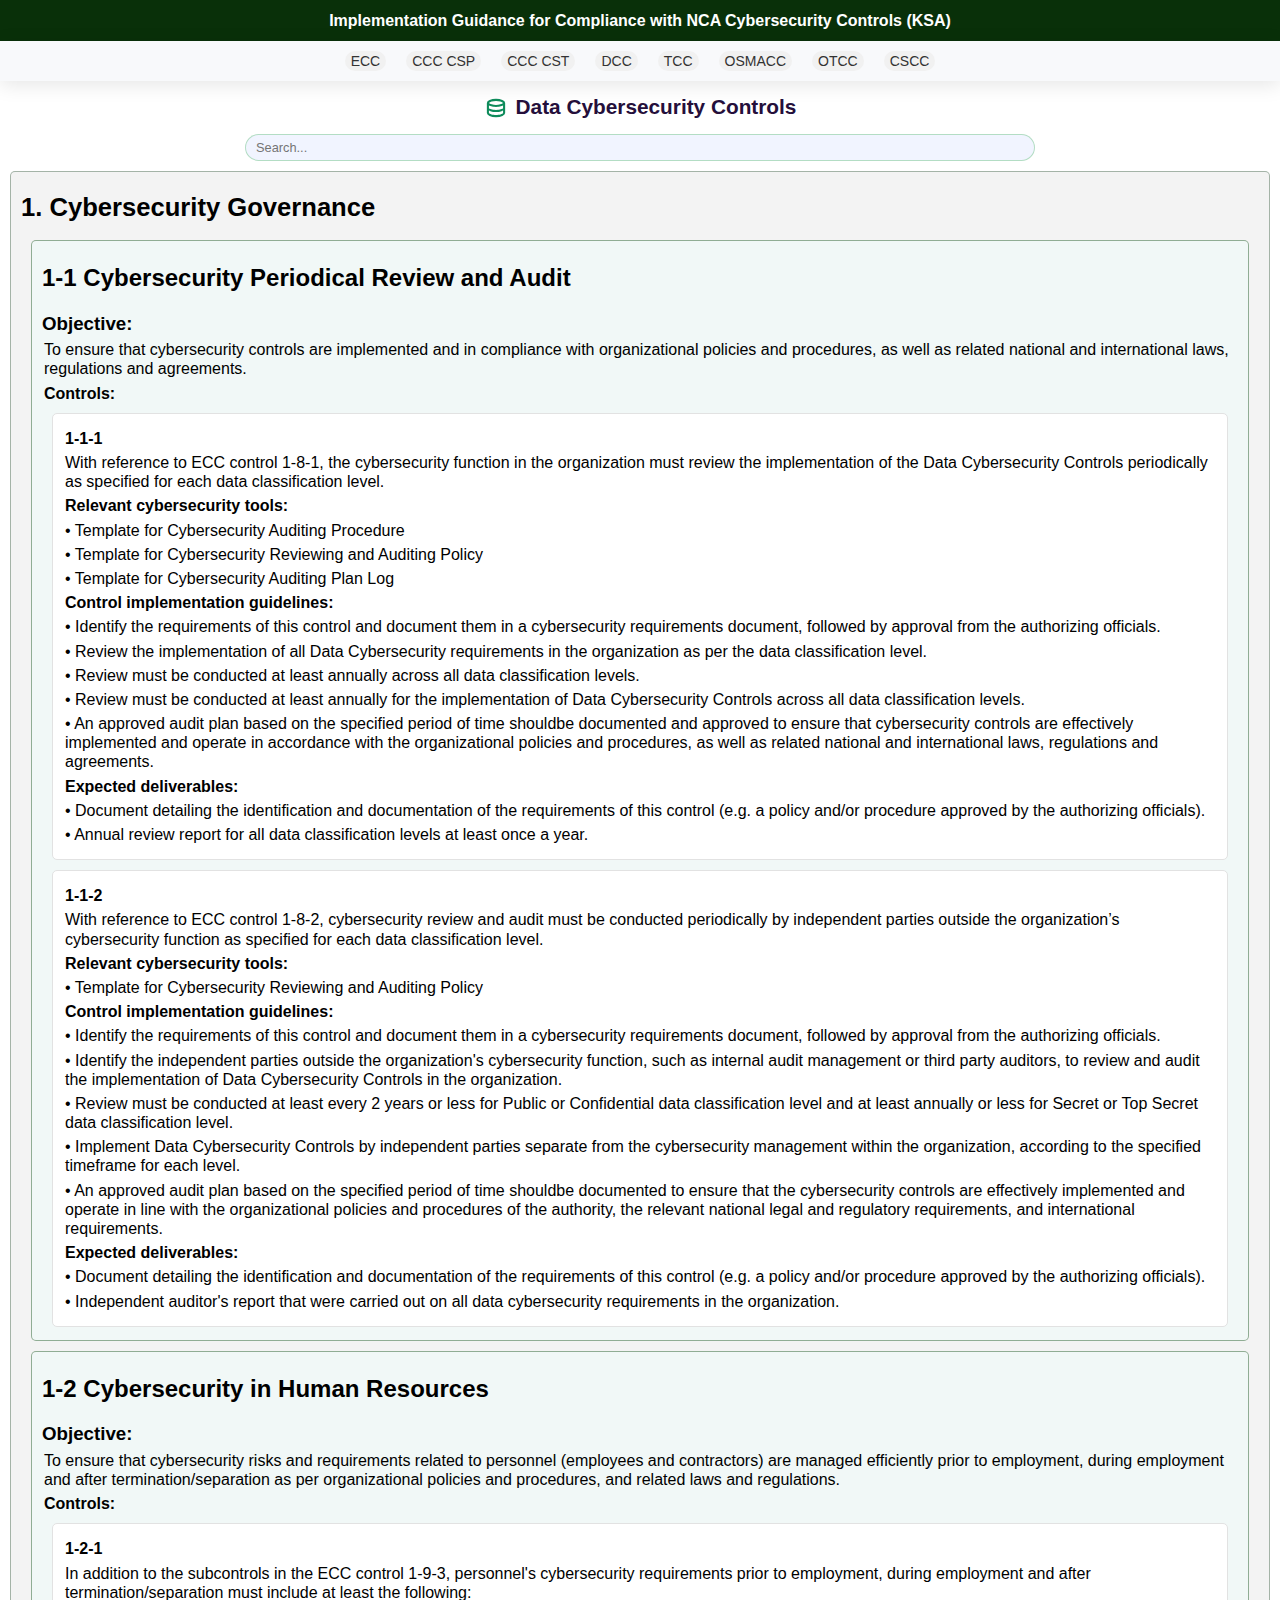
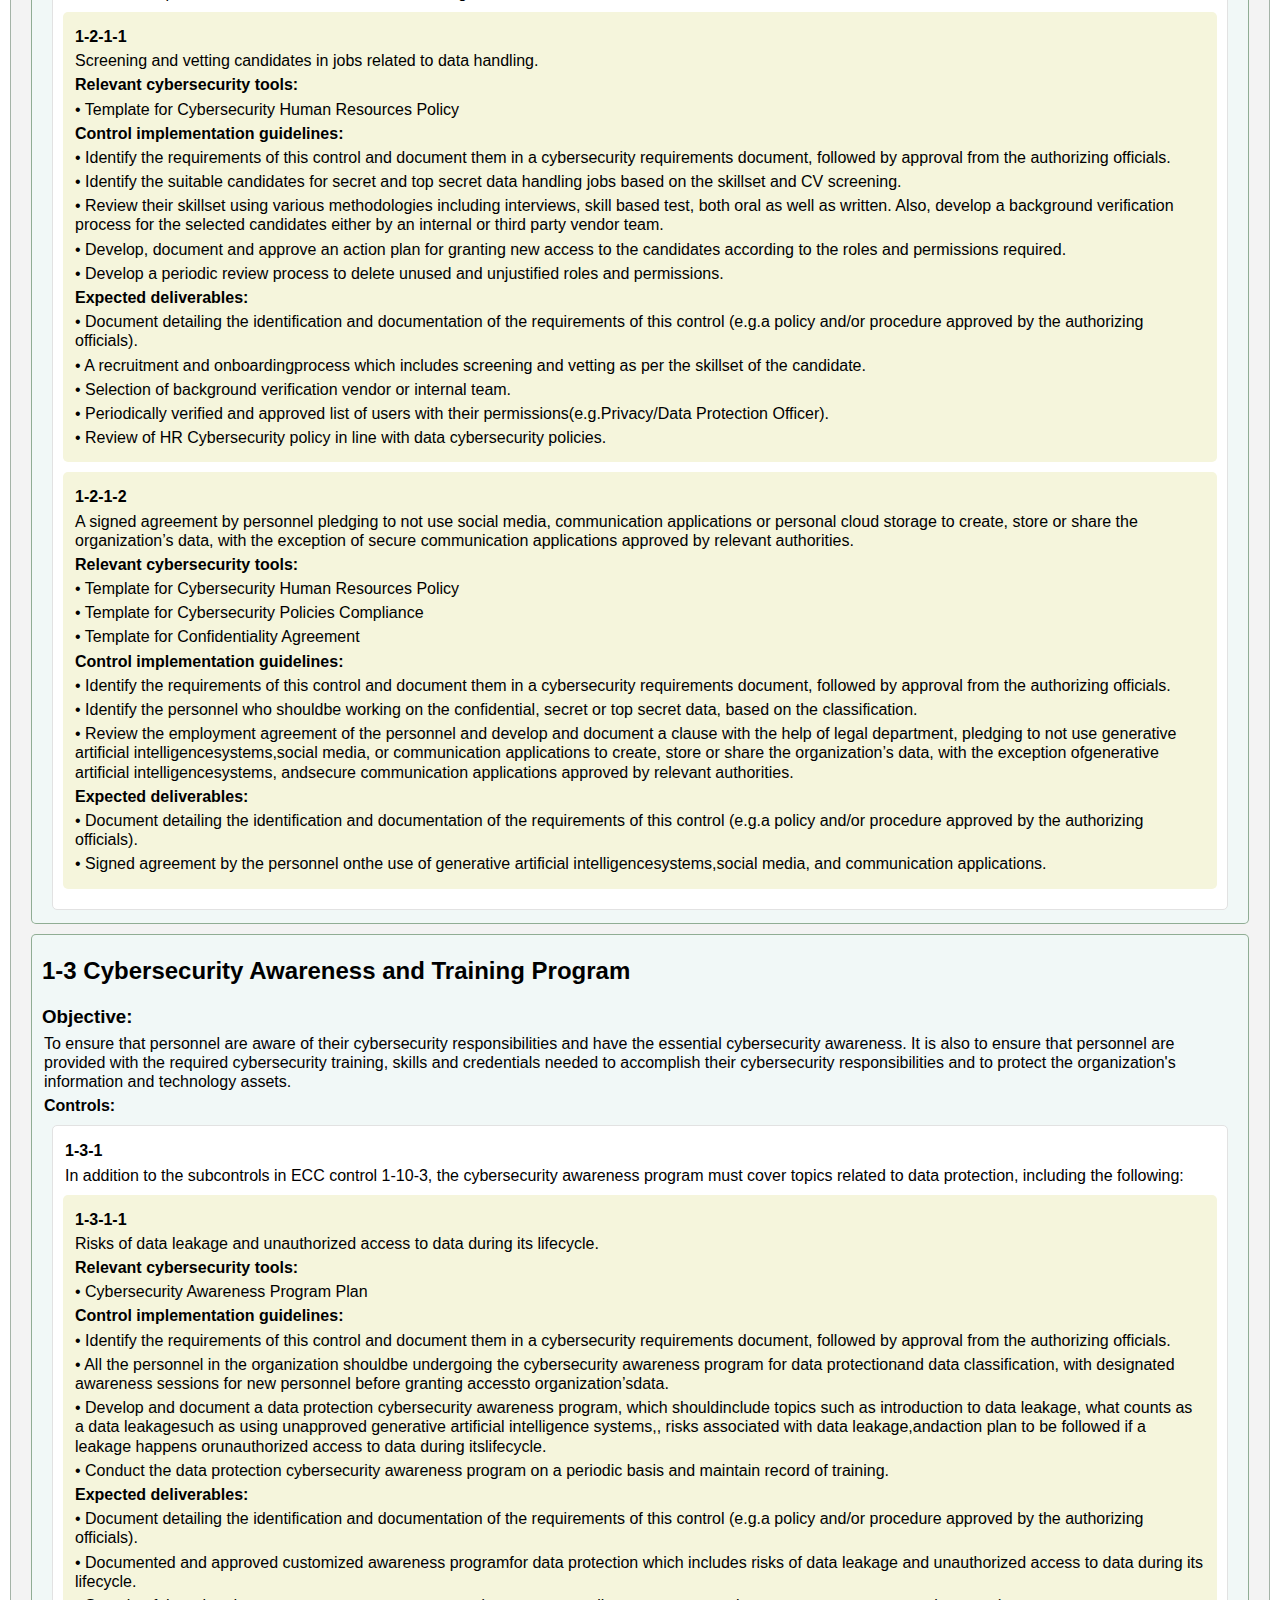
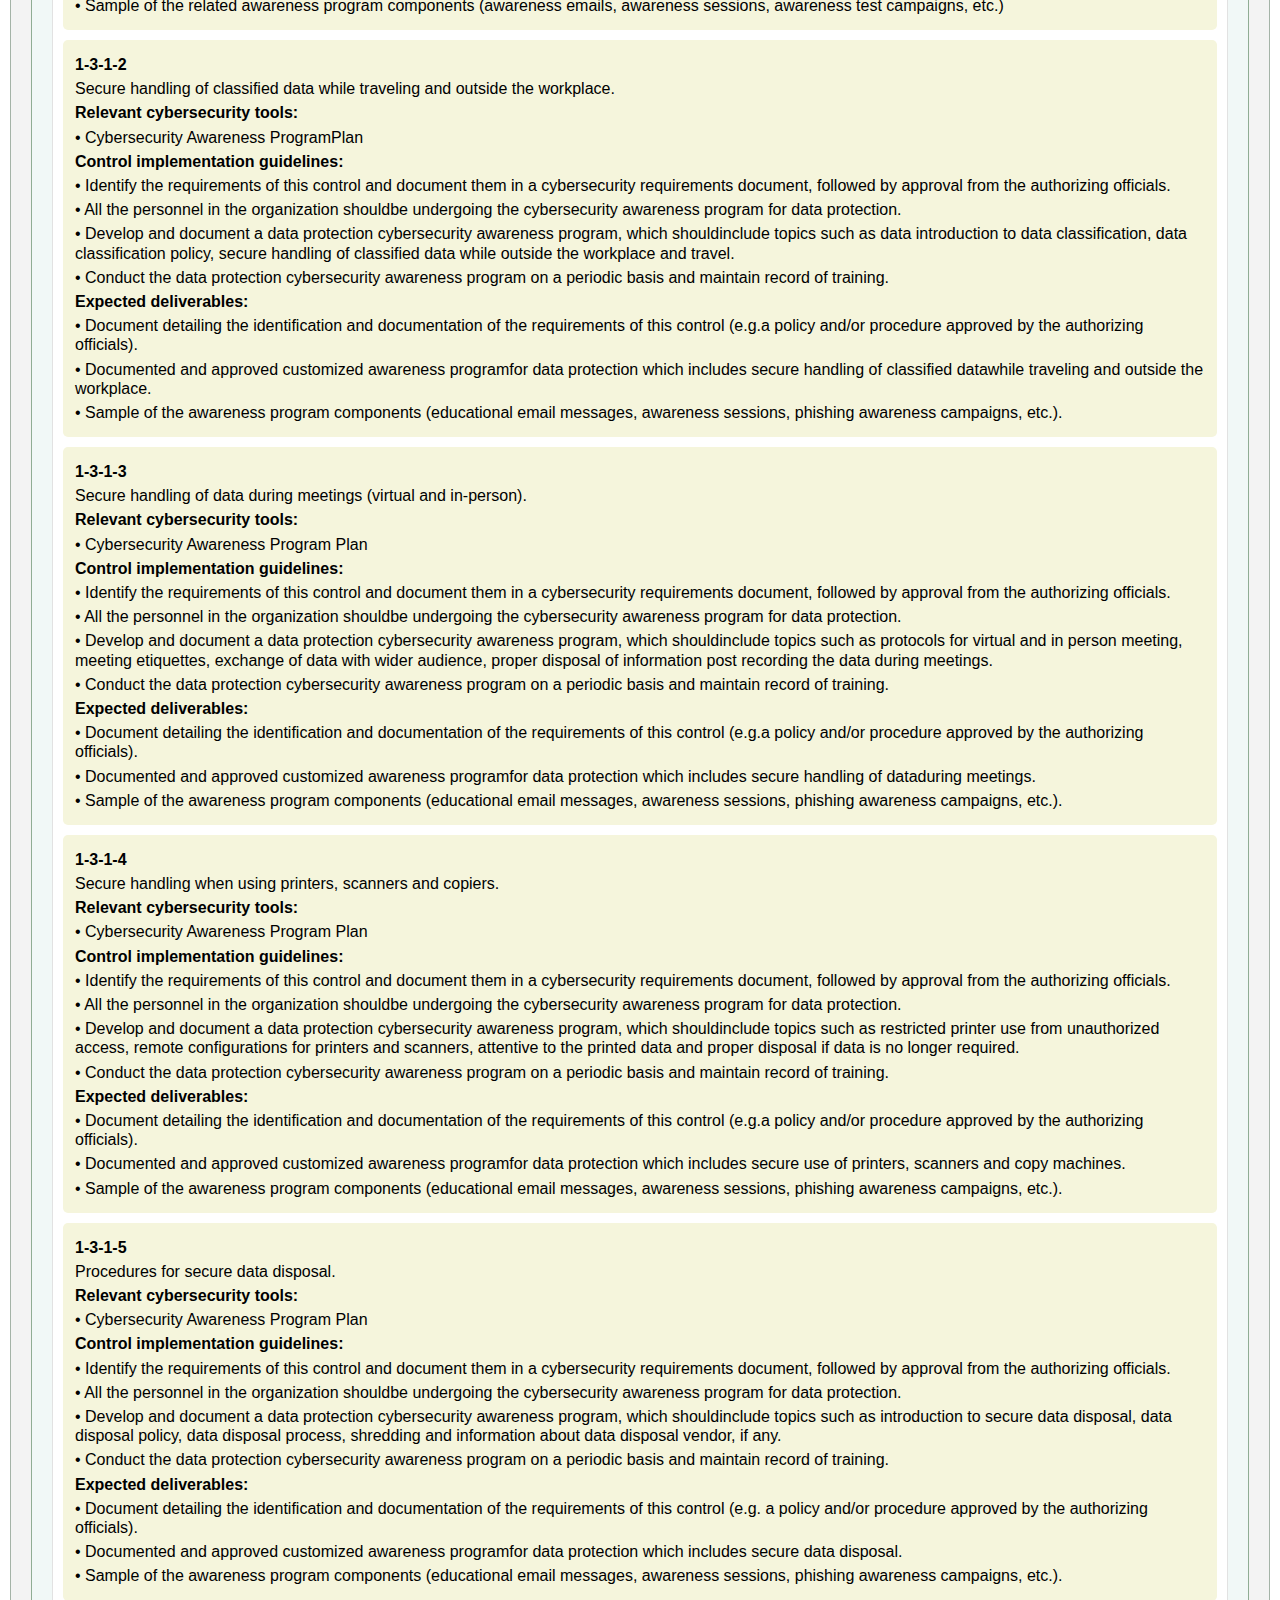
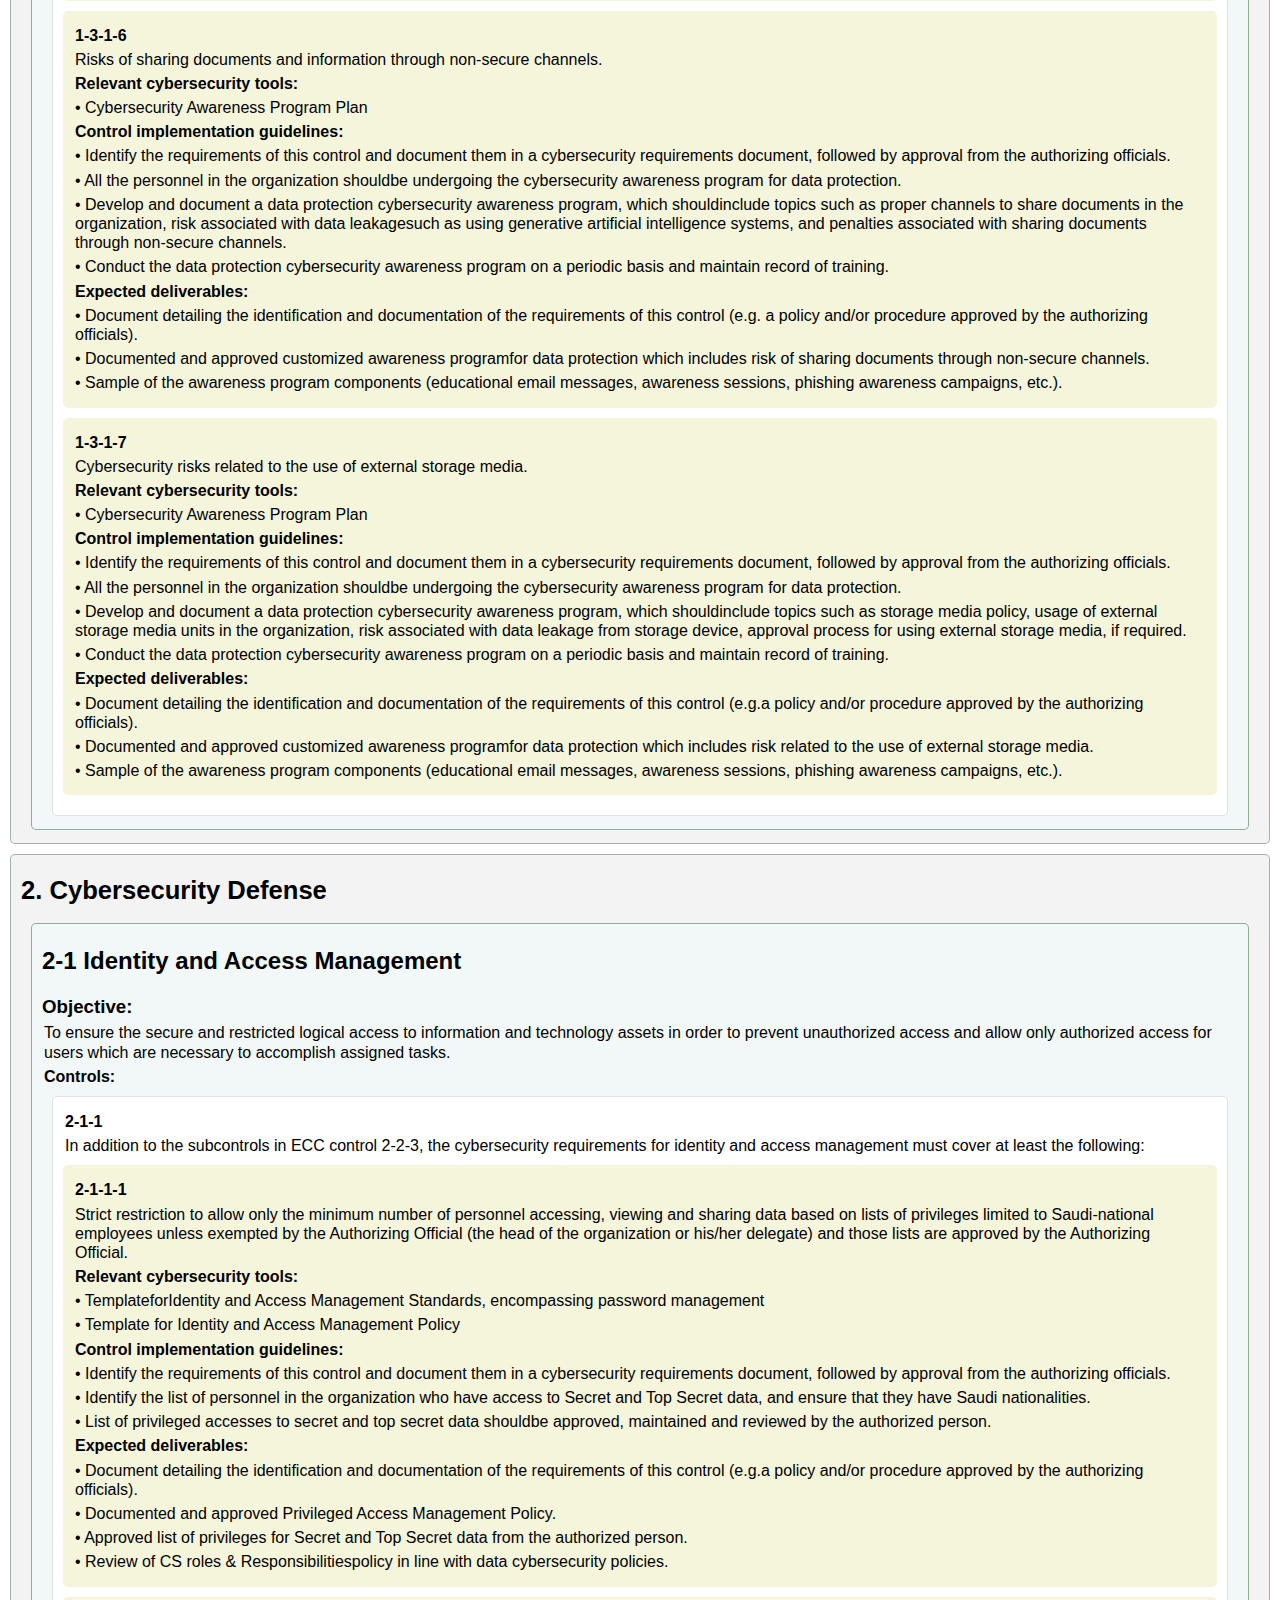
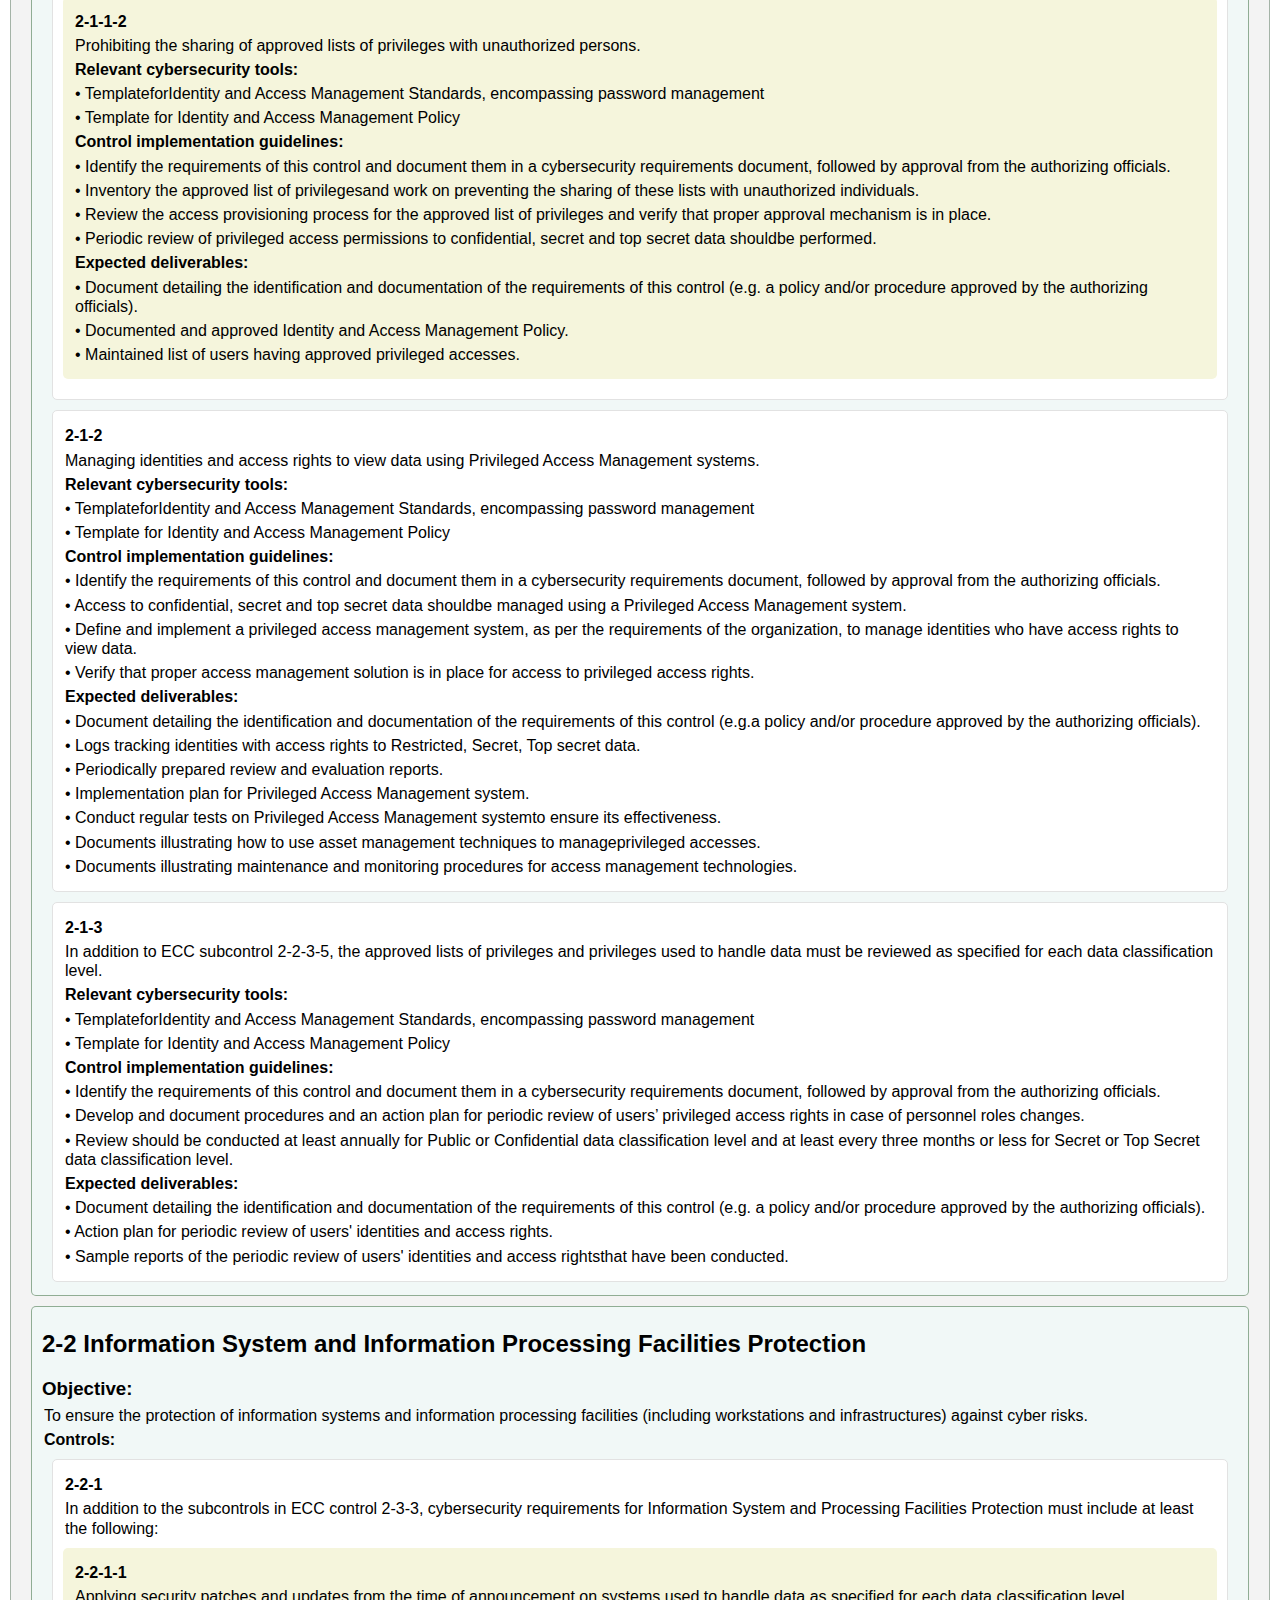
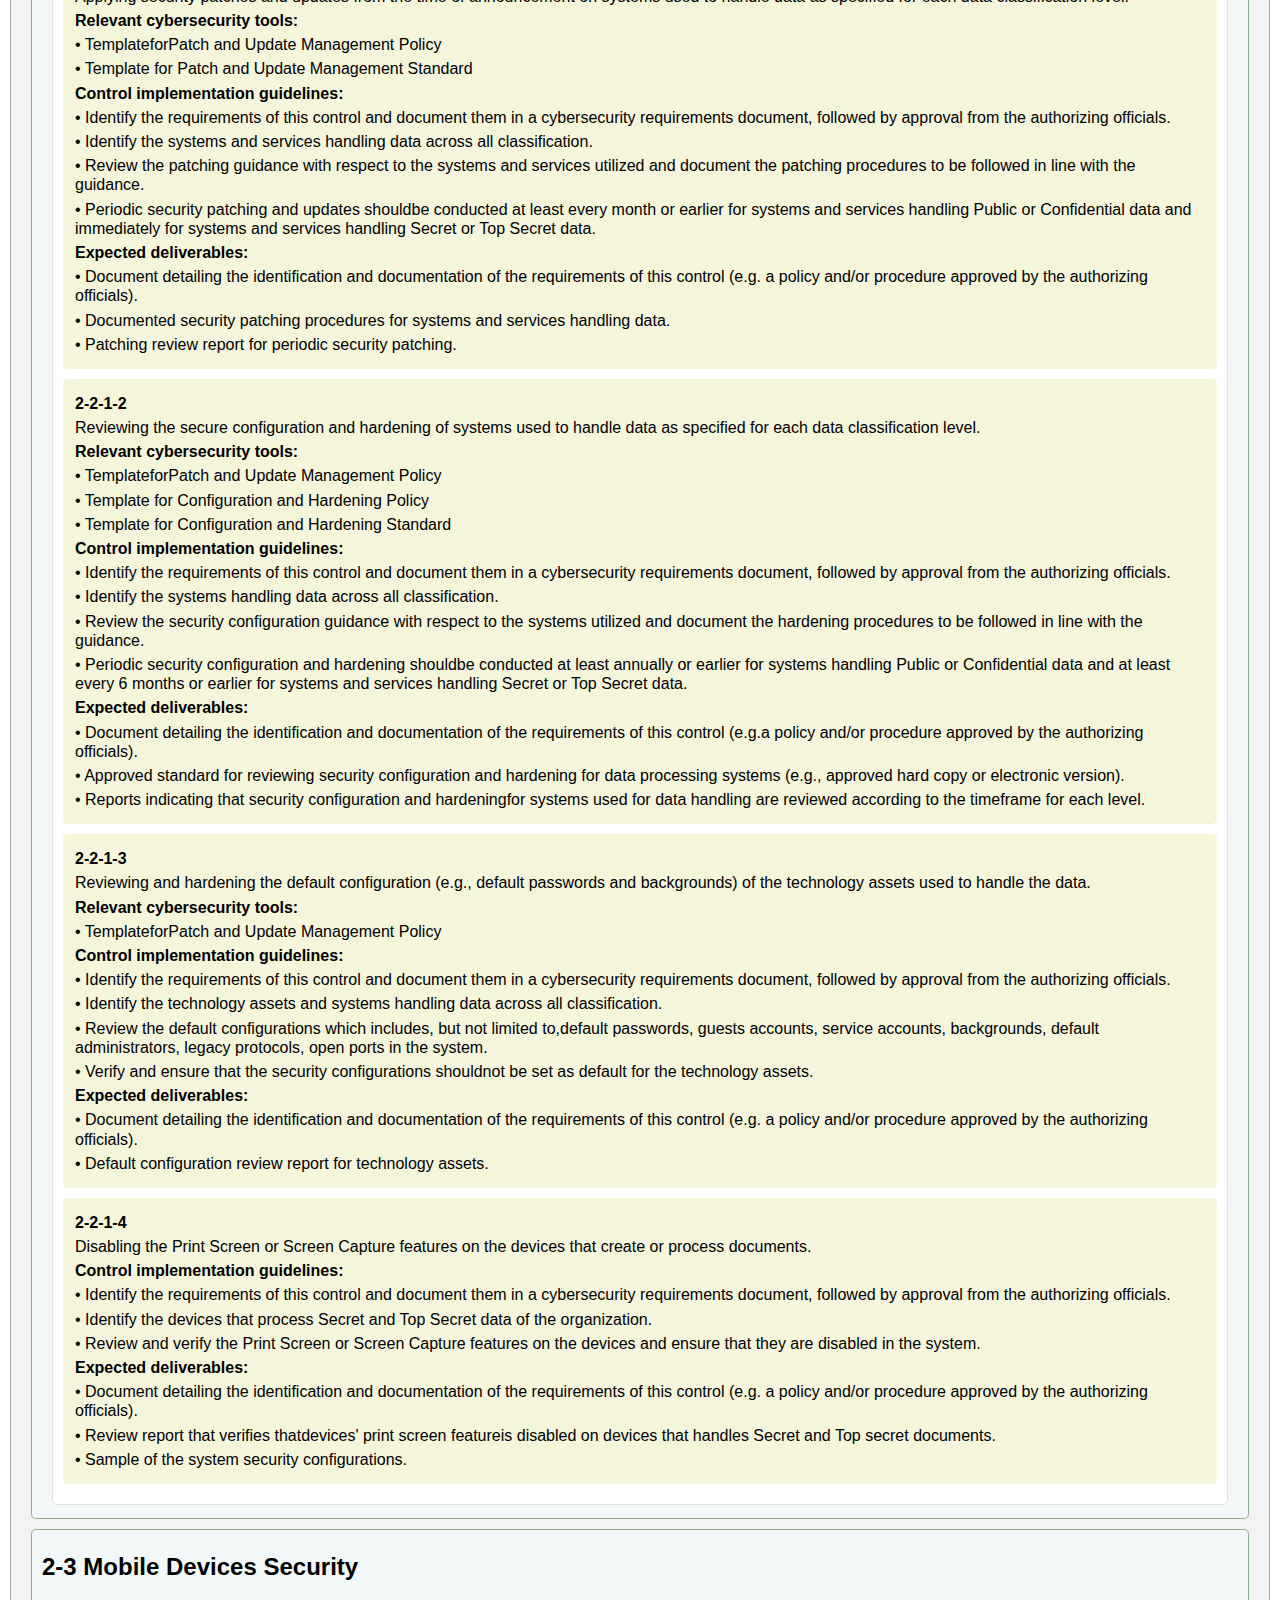
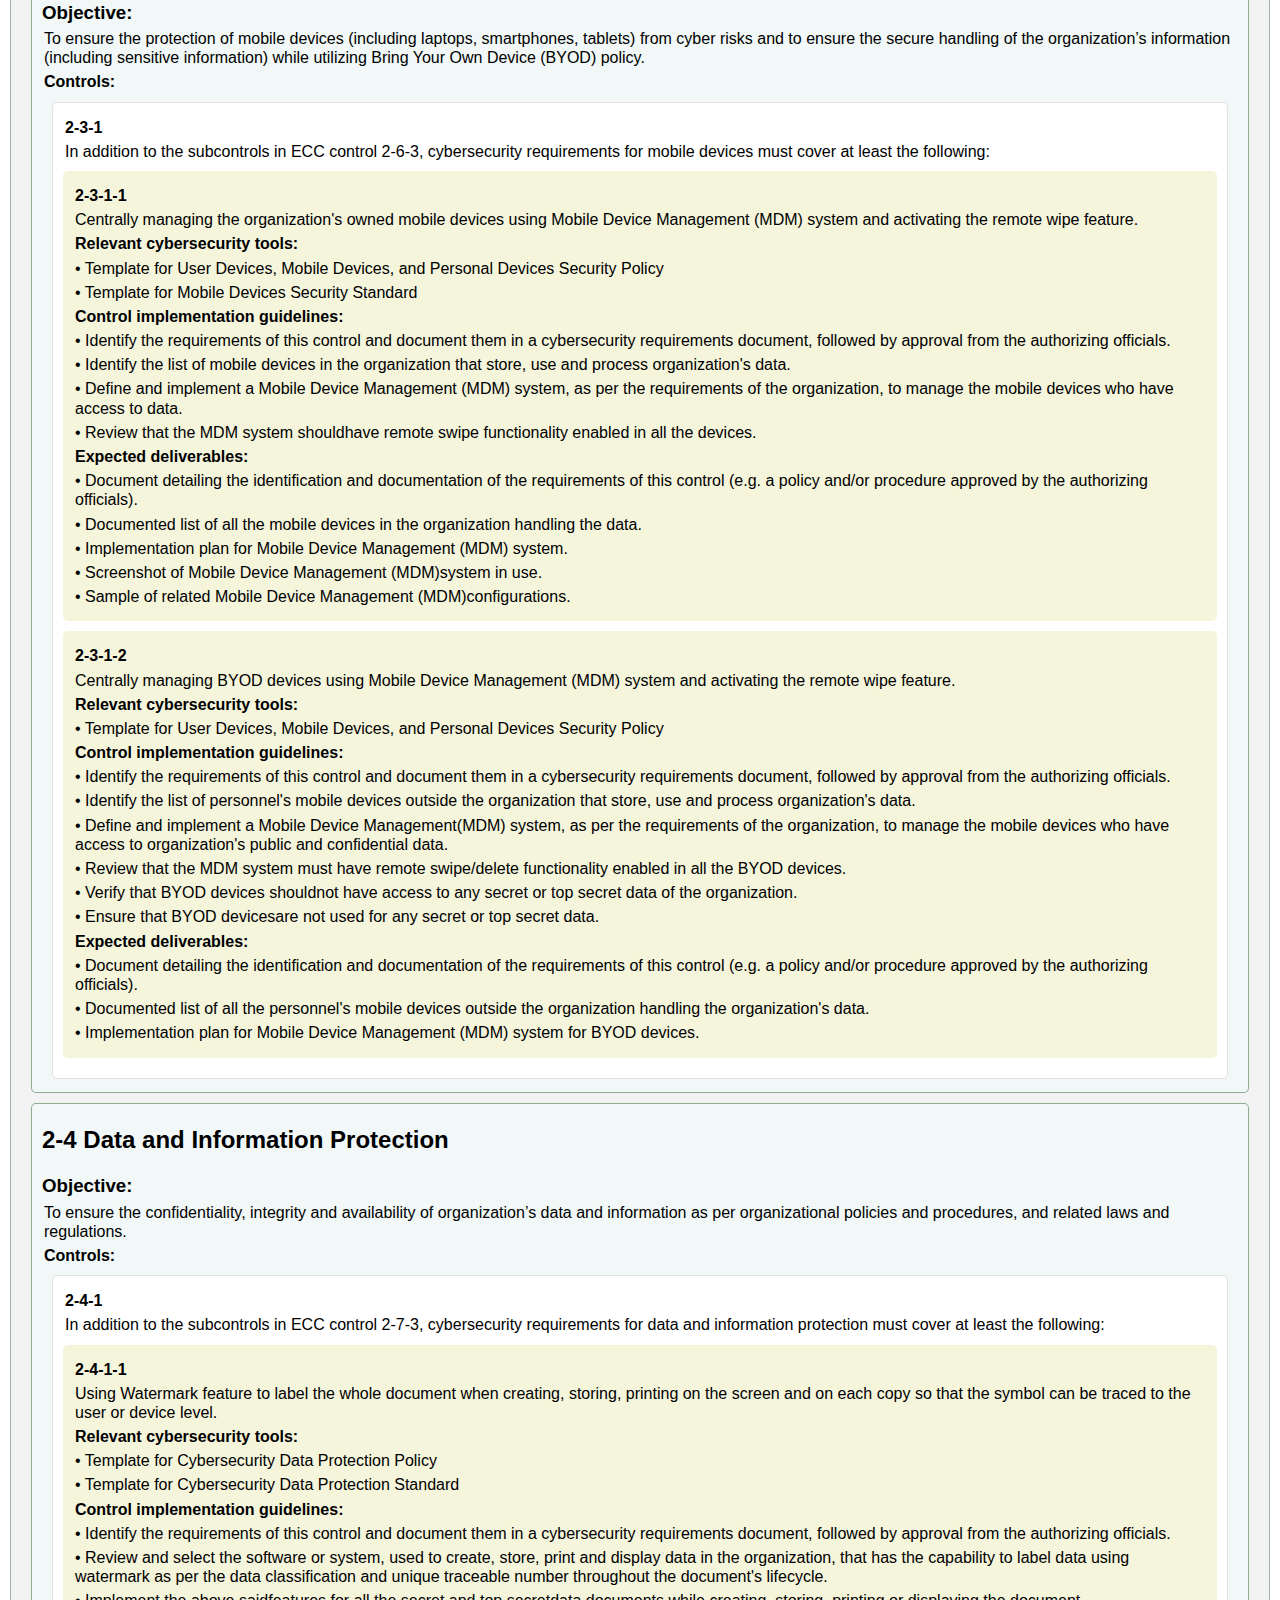
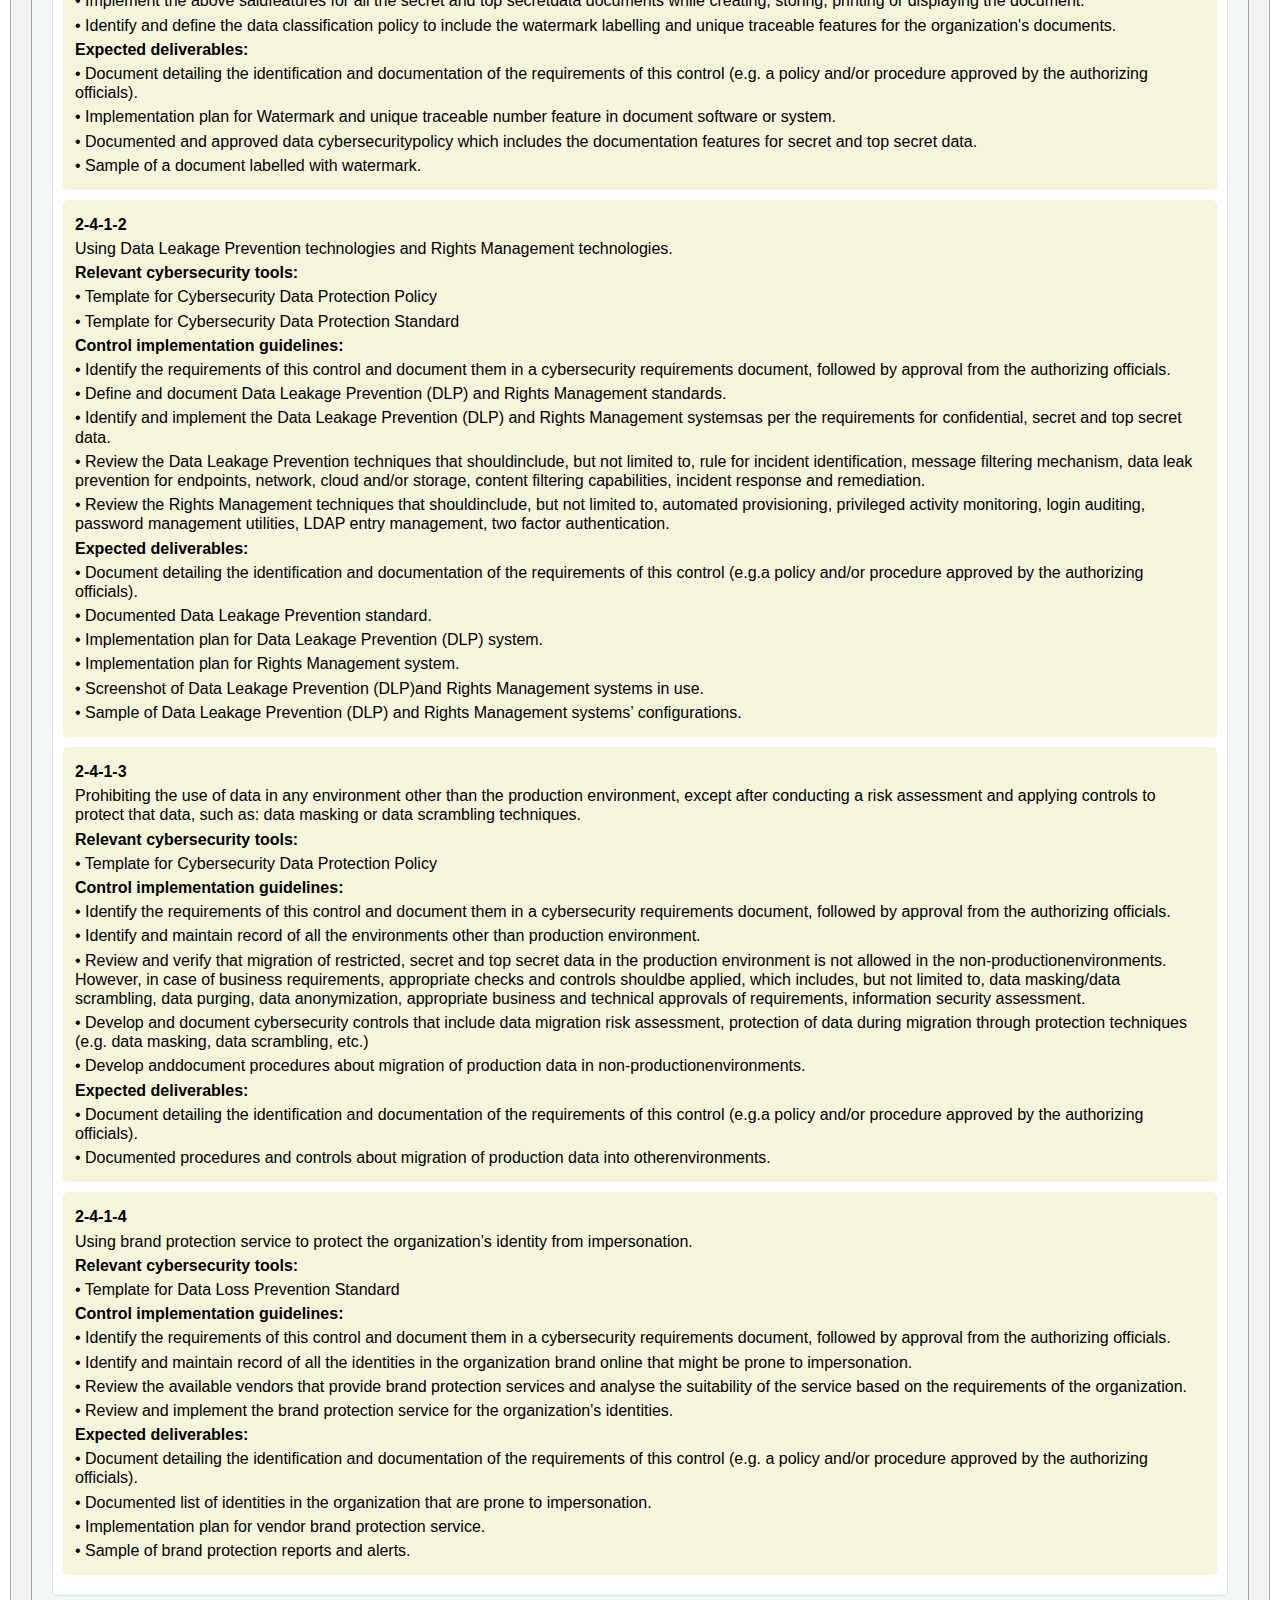
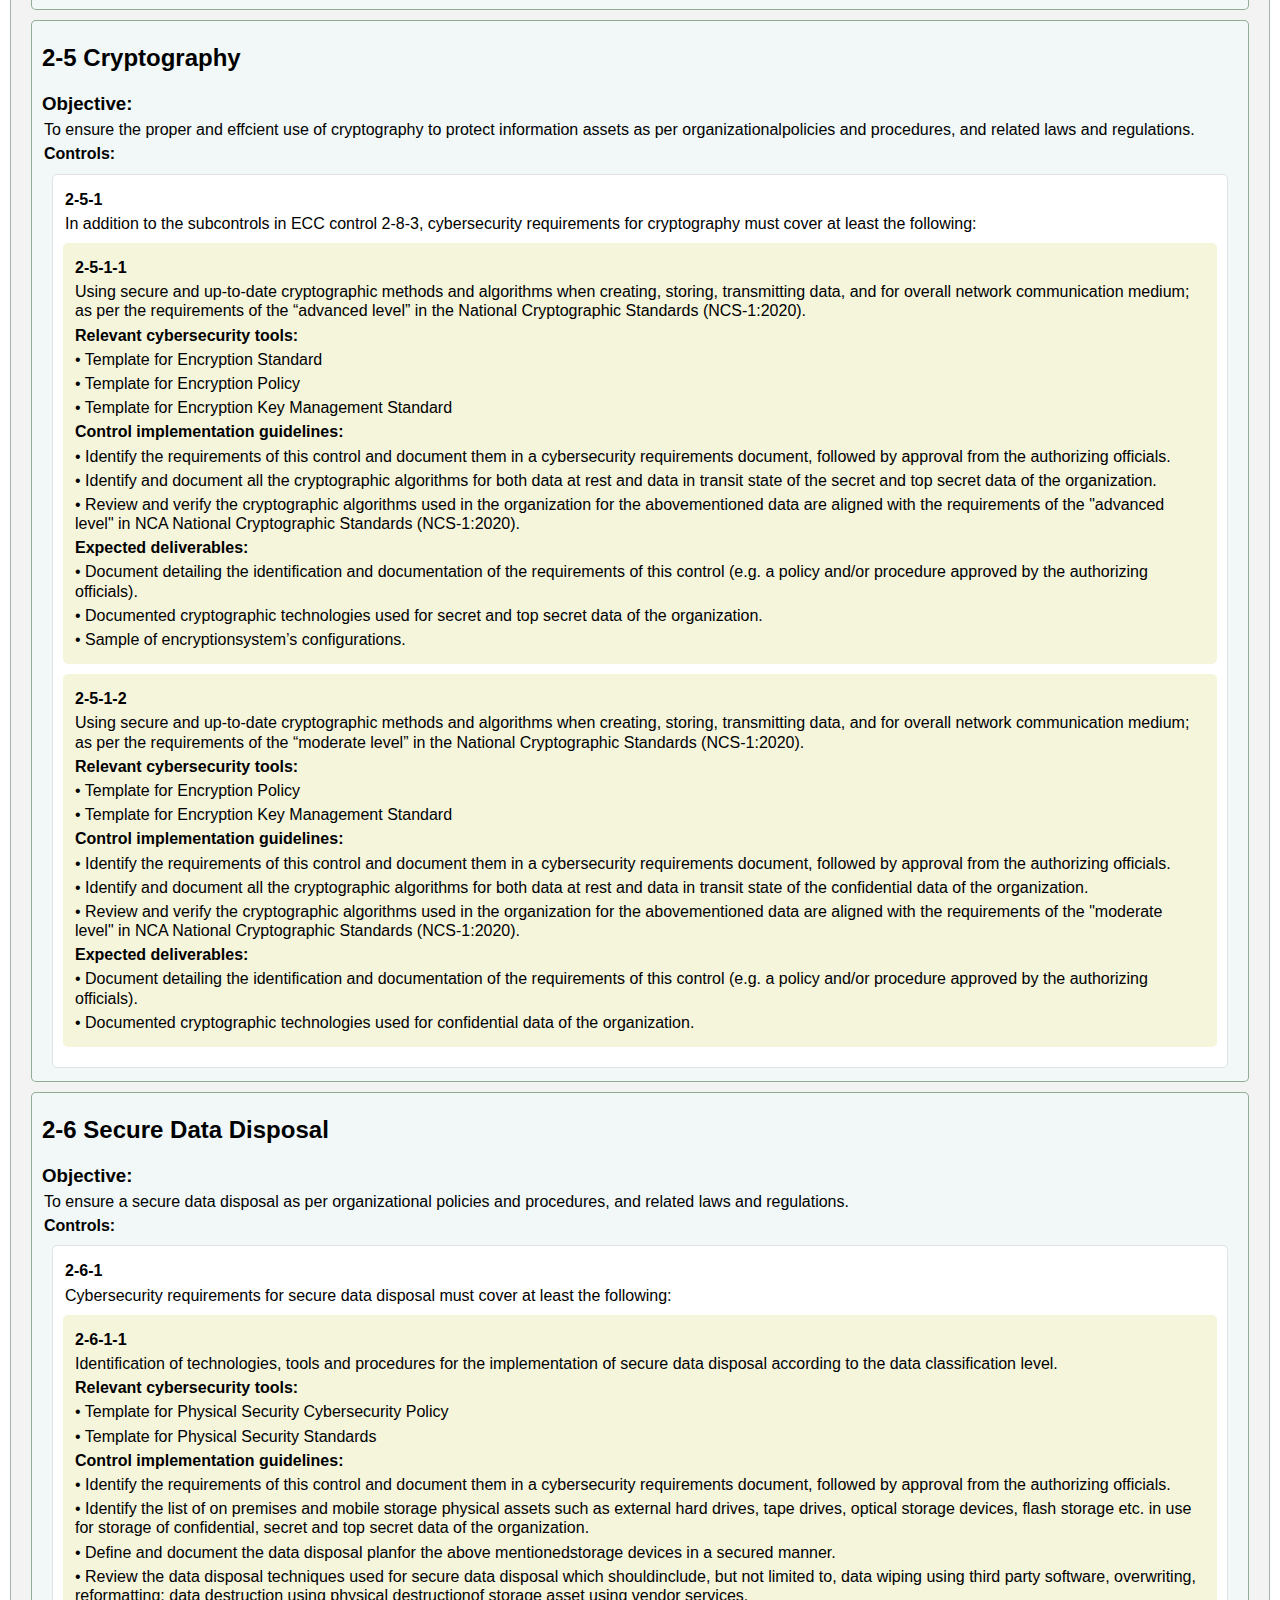
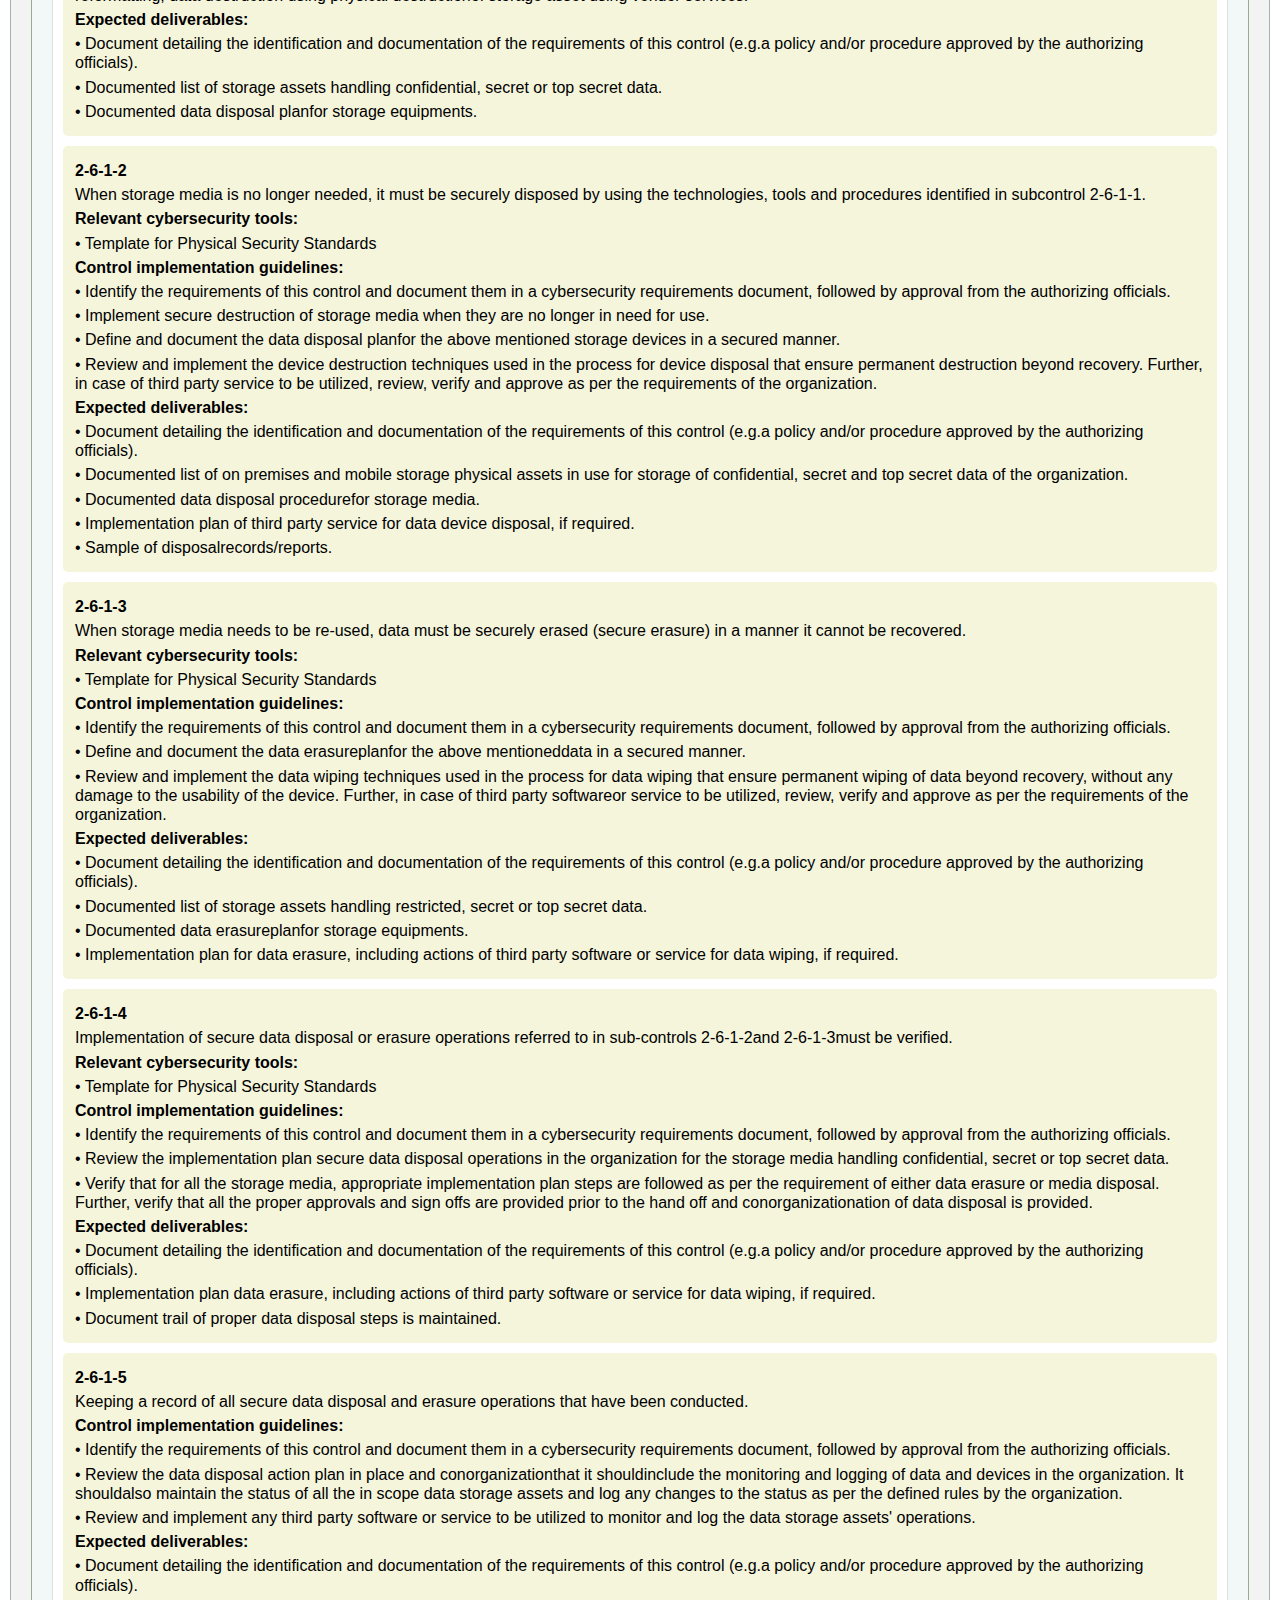
<file: dcc.html>
<!doctype html>
<html lang="en">

<head>
  <meta charset="utf-8" />
  <title>NCA Guidance Hub</title>
  <link rel="icon" type="image/x-icon" href="gem.png">
  <link rel="stylesheet" href="style.css">
  <script src="script.js"></script>
</head>

<body>

  <!-- ------------------------- CONSTANT Starts--------------- -->
  <div class="NCA-main-heading">
    
    <h1>Implementation Guidance for Compliance with NCA Cybersecurity Controls (KSA)</h1>
    
    <!-- darkmode button -->
    <!-- <label class="ui-switch">
      <input type="checkbox" id="themeSwitch">
      <div class="slider">
        <div class="circle"></div>
      </div>
    </label>
  -->
</div>
<!-- Nav Bar for all standard Links -->
<div class="navbar-container">
  <div class="navb4r">
    <a href="index.html" class="nav-item-1">ECC</a>
    <!-- <p class="hide">Essential Cybersecurity Controls</p> -->

      <a href="ccc-csp.html" class="nav-item-2">CCC CSP</a>
      <!-- <p class="hide">Cloud Cybersecurity Controls (Provider)</p> -->
      
      <a href="ccc-cst.html" class="nav-item-3">CCC CST</a>
      <!-- <p class="hide">Cloud Cybersecurity Controls (Tenant)</p> -->
      
      <a href="dcc.html" class="nav-item-4">DCC</a>
      <!-- <p class="hide">Data Cybersecurity Controls</p> -->
      
      <a href="tcc.html" class="nav-item-5">TCC</a>
      <!-- <p class="hide">Telework Cybersecurity Controls</p> -->
      
      <a href="osmacc.html" class="nav-item-6">OSMACC</a>
      <!-- <p class="hide">Organizational Social Media Accounts Cybersecurity Controls</p> -->
      
      <a href="otcc.html" class="nav-item-7">OTCC</a>
      <!-- <p class="hide">Operational Technology Cybersecurity Controls</p> -->
      
      <a href="cscc.html" class="nav-item-8">CSCC</a>
      <!-- <p class="hide">Critical Systems Cybersecurity Controls</p> -->
    </div>
  </div>
  <div class="navbar">
    <svg xmlns="http://www.w3.org/2000/svg" height="24px" viewBox="0 -960 960 960" width="24px" fill="#0e8b5b"><path d="M480-114.37q-153.59 0-259.61-47.89Q114.37-210.15 114.37-280v-400q0-68.35 107.14-116.99T480-845.63q150.61 0 258.12 48.64Q845.63-748.35 845.63-680v400q0 69.35-106.39 117.49T480-114.37Zm0-490.37q86.26 0 174.28-24.63T760.02-683q-17.72-29-105.73-54.01-88.01-25.01-174.29-25.01-87.78 0-174.04 24.38Q219.7-713.26 199.98-683q19.98 30.5 105.62 54.38 85.64 23.88 174.4 23.88Zm0 202.52q39.78 0 78.54-4.12 38.76-4.12 74.64-11.74 35.89-7.62 68.62-18.6 32.74-10.99 60.22-25.47v-120.98q-27.48 14.5-59.73 25.88-32.25 11.38-68.01 19.26-35.76 7.88-74.52 11.76T480-522.35q-40.52 0-79.91-3.88-39.39-3.88-75.52-11.88-36.14-8-68.12-19.38-31.99-11.38-58.47-25.64v120.98q26.74 13.74 58.98 25.1 32.24 11.35 68.61 18.97 36.36 7.62 75.51 11.74 39.14 4.12 78.92 4.12Zm0 204.24q45.28 0 92.8-7.13 47.53-7.13 87.54-18.76 40.01-11.63 67.87-26.63 27.86-15 33.81-30v-96.83q-27.24 13.74-59.74 24.98t-68.75 18.49q-36.25 7.25-74.76 11.25-38.51 4-78.77 4-40.52 0-79.91-4-39.39-4-75.39-11.74t-68.24-18.61q-32.24-10.87-58.48-25.11v98.57q5.72 14.76 32.94 29.26 27.23 14.5 67.24 26.13 40.01 11.63 87.79 18.88 47.77 7.25 94.05 7.25Z"/></svg>
    <h1 class="Main-H">Data Cybersecurity Controls</h1>
    
  </div>

  <!-- Search Bar -->
  <div class="search-container">
    <input type="text" id="siteSearch" placeholder="Search..." oninput="searchSite()" />
  </div>
  <!-- ------------------------- CONSTANT Ends --------------- -->



  <div class="main-domain">
    <h1>1. Cybersecurity Governance</h1>
    <div class="subdomain">
      <h2>1-1 Cybersecurity Periodical Review and Audit</h2>
      <h3>Objective:</h3>
      <p>To ensure that cybersecurity controls are implemented and in compliance with organizational policies and
        procedures, as well as related national and international laws, regulations and agreements.</p>
      <p><strong>Controls:</strong></p>
      <div class="control">
        <p><strong>1-1-1</strong></p>
        <p>With reference to ECC control 1-8-1, the cybersecurity function in the organization must review the
          implementation of the Data Cybersecurity Controls periodically as specified for each data classification
          level.</p>
        <div class="relevant-tools">
          <p><strong>Relevant cybersecurity tools:</strong></p>
          <p>&#8226; Template for Cybersecurity Auditing Procedure</p>
          <p>&#8226; Template for Cybersecurity Reviewing and Auditing Policy</p>
          <p>&#8226; Template for Cybersecurity Auditing Plan Log</p>
        </div>

        <div class="impl-guidelines">
          <p><strong>Control implementation guidelines:</strong></p>
          <p>&#8226; Identify the requirements of this control and document them in a cybersecurity requirements
            document, followed by approval from the authorizing officials.</p>
          <p>&#8226; Review the implementation of all Data Cybersecurity requirements in the organization as per the
            data classification level.</p>
          <p>&#8226; Review must be conducted at least annually across all data classification levels.</p>
          <p>&#8226; Review must be conducted at least annually for the implementation of Data Cybersecurity Controls
            across all data classification levels.</p>
          <p>&#8226; An approved audit plan based on the specified period of time shouldbe documented and approved to
            ensure that cybersecurity controls are effectively implemented and operate in accordance with the
            organizational policies and procedures, as well as related national and international laws, regulations and
            agreements.</p>
        </div>

        <div class="expected-deliverables">
          <p><strong>Expected deliverables:</strong></p>
          <p>&#8226; Document detailing the identification and documentation of the requirements of this control (e.g. a
            policy and/or procedure approved by the authorizing officials).</p>
          <p>&#8226; Annual review report for all data classification levels at least once a year.</p>
        </div>

      </div>

      <div class="control">
        <p><strong>1-1-2</strong></p>
        <p>With reference to ECC control 1-8-2, cybersecurity review and audit must be conducted periodically by
          independent parties outside the organization’s cybersecurity function as specified for each data
          classification level.</p>
        <div class="relevant-tools">
          <p><strong>Relevant cybersecurity tools:</strong></p>
          <p>&#8226; Template for Cybersecurity Reviewing and Auditing Policy</p>
        </div>

        <div class="impl-guidelines">
          <p><strong>Control implementation guidelines:</strong></p>
          <p>&#8226; Identify the requirements of this control and document them in a cybersecurity requirements
            document, followed by approval from the authorizing officials.</p>
          <p>&#8226; Identify the independent parties outside the organization's cybersecurity function, such as
            internal audit management or third party auditors, to review and audit the implementation of Data
            Cybersecurity Controls in the organization.</p>
          <p>&#8226; Review must be conducted at least every 2 years or less for Public or Confidential data
            classification level and at least annually or less for Secret or Top Secret data classification level.</p>
          <p>&#8226; Implement Data Cybersecurity Controls by independent parties separate from the cybersecurity
            management within the organization, according to the specified timeframe for each level.</p>
          <p>&#8226; An approved audit plan based on the specified period of time shouldbe documented to ensure that the
            cybersecurity controls are effectively implemented and operate in line with the organizational policies and
            procedures of the authority, the relevant national legal and regulatory requirements, and international
            requirements.</p>
        </div>

        <div class="expected-deliverables">
          <p><strong>Expected deliverables:</strong></p>
          <p>&#8226; Document detailing the identification and documentation of the requirements of this control (e.g. a
            policy and/or procedure approved by the authorizing officials).</p>
          <p>&#8226; Independent auditor's report that were carried out on all data cybersecurity requirements in the
            organization.</p>
        </div>

      </div>

    </div>

    <div class="subdomain">
      <h2>1-2 Cybersecurity in Human Resources</h2>
      <h3>Objective:</h3>
      <p>To ensure that cybersecurity risks and requirements related to personnel (employees and contractors) are
        managed efficiently prior to employment, during employment and after termination/separation as per
        organizational policies and procedures, and related laws and regulations.</p>
      <p><strong>Controls:</strong></p>
      <div class="control">
        <p><strong>1-2-1</strong></p>
        <p>In addition to the subcontrols in the ECC control 1-9-3, personnel's cybersecurity requirements prior to
          employment, during employment and after termination/separation must include at least the following:</p>
        <div class="subcontrols">
          <div class="subcontrol">
            <p><strong>1-2-1-1</strong></p>
            <p>Screening and vetting candidates in jobs related to data handling.</p>
            <div class="relevant-tools">
              <p><strong>Relevant cybersecurity tools:</strong></p>
              <p>&#8226; Template for Cybersecurity Human Resources Policy</p>
            </div>

            <div class="impl-guidelines">
              <p><strong>Control implementation guidelines:</strong></p>
              <p>&#8226; Identify the requirements of this control and document them in a cybersecurity requirements
                document, followed by approval from the authorizing officials.</p>
              <p>&#8226; Identify the suitable candidates for secret and top secret data handling jobs based on the
                skillset and CV screening.</p>
              <p>&#8226; Review their skillset using various methodologies including interviews, skill based test, both
                oral as well as written. Also, develop a background verification process for the selected candidates
                either by an internal or third party vendor team.</p>
              <p>&#8226; Develop, document and approve an action plan for granting new access to the candidates
                according to the roles and permissions required.</p>
              <p>&#8226; Develop a periodic review process to delete unused and unjustified roles and permissions.</p>
            </div>

            <div class="expected-deliverables">
              <p><strong>Expected deliverables:</strong></p>
              <p>&#8226; Document detailing the identification and documentation of the requirements of this control
                (e.g.a policy and/or procedure approved by the authorizing officials).</p>
              <p>&#8226; A recruitment and onboardingprocess which includes screening and vetting as per the skillset of
                the candidate.</p>
              <p>&#8226; Selection of background verification vendor or internal team.</p>
              <p>&#8226; Periodically verified and approved list of users with their permissions(e.g.Privacy/Data
                Protection Officer).</p>
              <p>&#8226; Review of HR Cybersecurity policy in line with data cybersecurity policies.</p>
            </div>

          </div>

          <div class="subcontrol">
            <p><strong>1-2-1-2</strong></p>
            <p>A signed agreement by personnel pledging to not use social media, communication applications or personal
              cloud storage to create, store or share the organization’s data, with the exception of secure
              communication applications approved by relevant authorities.</p>
            <div class="relevant-tools">
              <p><strong>Relevant cybersecurity tools:</strong></p>
              <p>&#8226; Template for Cybersecurity Human Resources Policy</p>
              <p>&#8226; Template for Cybersecurity Policies Compliance</p>
              <p>&#8226; Template for Confidentiality Agreement</p>
            </div>

            <div class="impl-guidelines">
              <p><strong>Control implementation guidelines:</strong></p>
              <p>&#8226; Identify the requirements of this control and document them in a cybersecurity requirements
                document, followed by approval from the authorizing officials.</p>
              <p>&#8226; Identify the personnel who shouldbe working on the confidential, secret or top secret data,
                based on the classification.</p>
              <p>&#8226; Review the employment agreement of the personnel and develop and document a clause with the
                help of legal department, pledging to not use generative artificial intelligencesystems,social media, or
                communication applications to create, store or share the organization’s data, with the exception
                ofgenerative artificial intelligencesystems, andsecure communication applications approved by relevant
                authorities.</p>
            </div>

            <div class="expected-deliverables">
              <p><strong>Expected deliverables:</strong></p>
              <p>&#8226; Document detailing the identification and documentation of the requirements of this control
                (e.g.a policy and/or procedure approved by the authorizing officials).</p>
              <p>&#8226; Signed agreement by the personnel onthe use of generative artificial intelligencesystems,social
                media, and communication applications.</p>
            </div>

          </div>

        </div>

      </div>

    </div>

    <div class="subdomain">
      <h2>1-3 Cybersecurity Awareness and Training Program</h2>
      <h3>Objective:</h3>
      <p>To ensure that personnel are aware of their cybersecurity responsibilities and have the essential cybersecurity
        awareness. It is also to ensure that personnel are provided with the required cybersecurity training, skills and
        credentials needed to accomplish their cybersecurity responsibilities and to protect the organization's
        information and technology assets.</p>
      <p><strong>Controls:</strong></p>
      <div class="control">
        <p><strong>1-3-1</strong></p>
        <p>In addition to the subcontrols in ECC control 1-10-3, the cybersecurity awareness program must cover topics
          related to data protection, including the following:</p>
        <div class="subcontrols">
          <div class="subcontrol">
            <p><strong>1-3-1-1</strong></p>
            <p>Risks of data leakage and unauthorized access to data during its lifecycle.</p>
            <div class="relevant-tools">
              <p><strong>Relevant cybersecurity tools:</strong></p>
              <p>&#8226; Cybersecurity Awareness Program Plan</p>
            </div>

            <div class="impl-guidelines">
              <p><strong>Control implementation guidelines:</strong></p>
              <p>&#8226; Identify the requirements of this control and document them in a cybersecurity requirements
                document, followed by approval from the authorizing officials.</p>
              <p>&#8226; All the personnel in the organization shouldbe undergoing the cybersecurity awareness program
                for data protectionand data classification, with designated awareness sessions for new personnel before
                granting accessto organization’sdata.</p>
              <p>&#8226; Develop and document a data protection cybersecurity awareness program, which shouldinclude
                topics such as introduction to data leakage, what counts as a data leakagesuch as using unapproved
                generative artificial intelligence systems,, risks associated with data leakage,andaction plan to be
                followed if a leakage happens orunauthorized access to data during itslifecycle.</p>
              <p>&#8226; Conduct the data protection cybersecurity awareness program on a periodic basis and maintain
                record of training.</p>
            </div>

            <div class="expected-deliverables">
              <p><strong>Expected deliverables:</strong></p>
              <p>&#8226; Document detailing the identification and documentation of the requirements of this control
                (e.g.a policy and/or procedure approved by the authorizing officials).</p>
              <p>&#8226; Documented and approved customized awareness programfor data protection which includes risks of
                data leakage and unauthorized access to data during its lifecycle.</p>
              <p>&#8226; Sample of the related awareness program components (awareness emails, awareness sessions,
                awareness test campaigns, etc.)</p>
            </div>

          </div>

          <div class="subcontrol">
            <p><strong>1-3-1-2</strong></p>
            <p>Secure handling of classified data while traveling and outside the workplace.</p>
            <div class="relevant-tools">
              <p><strong>Relevant cybersecurity tools:</strong></p>
              <p>&#8226; Cybersecurity Awareness ProgramPlan</p>
            </div>

            <div class="impl-guidelines">
              <p><strong>Control implementation guidelines:</strong></p>
              <p>&#8226; Identify the requirements of this control and document them in a cybersecurity requirements
                document, followed by approval from the authorizing officials.</p>
              <p>&#8226; All the personnel in the organization shouldbe undergoing the cybersecurity awareness program
                for data protection.</p>
              <p>&#8226; Develop and document a data protection cybersecurity awareness program, which shouldinclude
                topics such as data introduction to data classification, data classification policy, secure handling of
                classified data while outside the workplace and travel.</p>
              <p>&#8226; Conduct the data protection cybersecurity awareness program on a periodic basis and maintain
                record of training.</p>
            </div>

            <div class="expected-deliverables">
              <p><strong>Expected deliverables:</strong></p>
              <p>&#8226; Document detailing the identification and documentation of the requirements of this control
                (e.g.a policy and/or procedure approved by the authorizing officials).</p>
              <p>&#8226; Documented and approved customized awareness programfor data protection which includes secure
                handling of classified datawhile traveling and outside the workplace.</p>
              <p>&#8226; Sample of the awareness program components (educational email messages, awareness sessions,
                phishing awareness campaigns, etc.).</p>
            </div>

          </div>

          <div class="subcontrol">
            <p><strong>1-3-1-3</strong></p>
            <p>Secure handling of data during meetings (virtual and in-person).</p>
            <div class="relevant-tools">
              <p><strong>Relevant cybersecurity tools:</strong></p>
              <p>&#8226; Cybersecurity Awareness Program Plan</p>
            </div>

            <div class="impl-guidelines">
              <p><strong>Control implementation guidelines:</strong></p>
              <p>&#8226; Identify the requirements of this control and document them in a cybersecurity requirements
                document, followed by approval from the authorizing officials.</p>
              <p>&#8226; All the personnel in the organization shouldbe undergoing the cybersecurity awareness program
                for data protection.</p>
              <p>&#8226; Develop and document a data protection cybersecurity awareness program, which shouldinclude
                topics such as protocols for virtual and in person meeting, meeting etiquettes, exchange of data with
                wider audience, proper disposal of information post recording the data during meetings.</p>
              <p>&#8226; Conduct the data protection cybersecurity awareness program on a periodic basis and maintain
                record of training.</p>
            </div>

            <div class="expected-deliverables">
              <p><strong>Expected deliverables:</strong></p>
              <p>&#8226; Document detailing the identification and documentation of the requirements of this control
                (e.g.a policy and/or procedure approved by the authorizing officials).</p>
              <p>&#8226; Documented and approved customized awareness programfor data protection which includes secure
                handling of dataduring meetings.</p>
              <p>&#8226; Sample of the awareness program components (educational email messages, awareness sessions,
                phishing awareness campaigns, etc.).</p>
            </div>

          </div>

          <div class="subcontrol">
            <p><strong>1-3-1-4</strong></p>
            <p>Secure handling when using printers, scanners and copiers.</p>
            <div class="relevant-tools">
              <p><strong>Relevant cybersecurity tools:</strong></p>
              <p>&#8226; Cybersecurity Awareness Program Plan</p>
            </div>

            <div class="impl-guidelines">
              <p><strong>Control implementation guidelines:</strong></p>
              <p>&#8226; Identify the requirements of this control and document them in a cybersecurity requirements
                document, followed by approval from the authorizing officials.</p>
              <p>&#8226; All the personnel in the organization shouldbe undergoing the cybersecurity awareness program
                for data protection.</p>
              <p>&#8226; Develop and document a data protection cybersecurity awareness program, which shouldinclude
                topics such as restricted printer use from unauthorized access, remote configurations for printers and
                scanners, attentive to the printed data and proper disposal if data is no longer required.</p>
              <p>&#8226; Conduct the data protection cybersecurity awareness program on a periodic basis and maintain
                record of training.</p>
            </div>

            <div class="expected-deliverables">
              <p><strong>Expected deliverables:</strong></p>
              <p>&#8226; Document detailing the identification and documentation of the requirements of this control
                (e.g.a policy and/or procedure approved by the authorizing officials).</p>
              <p>&#8226; Documented and approved customized awareness programfor data protection which includes secure
                use of printers, scanners and copy machines.</p>
              <p>&#8226; Sample of the awareness program components (educational email messages, awareness sessions,
                phishing awareness campaigns, etc.).</p>
            </div>

          </div>

          <div class="subcontrol">
            <p><strong>1-3-1-5</strong></p>
            <p>Procedures for secure data disposal.</p>
            <div class="relevant-tools">
              <p><strong>Relevant cybersecurity tools:</strong></p>
              <p>&#8226; Cybersecurity Awareness Program Plan</p>
            </div>

            <div class="impl-guidelines">
              <p><strong>Control implementation guidelines:</strong></p>
              <p>&#8226; Identify the requirements of this control and document them in a cybersecurity requirements
                document, followed by approval from the authorizing officials.</p>
              <p>&#8226; All the personnel in the organization shouldbe undergoing the cybersecurity awareness program
                for data protection.</p>
              <p>&#8226; Develop and document a data protection cybersecurity awareness program, which shouldinclude
                topics such as introduction to secure data disposal, data disposal policy, data disposal process,
                shredding and information about data disposal vendor, if any.</p>
              <p>&#8226; Conduct the data protection cybersecurity awareness program on a periodic basis and maintain
                record of training.</p>
            </div>

            <div class="expected-deliverables">
              <p><strong>Expected deliverables:</strong></p>
              <p>&#8226; Document detailing the identification and documentation of the requirements of this control
                (e.g. a policy and/or procedure approved by the authorizing officials).</p>
              <p>&#8226; Documented and approved customized awareness programfor data protection which includes secure
                data disposal.</p>
              <p>&#8226; Sample of the awareness program components (educational email messages, awareness sessions,
                phishing awareness campaigns, etc.).</p>
            </div>

          </div>

          <div class="subcontrol">
            <p><strong>1-3-1-6</strong></p>
            <p>Risks of sharing documents and information through non-secure channels.</p>
            <div class="relevant-tools">
              <p><strong>Relevant cybersecurity tools:</strong></p>
              <p>&#8226; Cybersecurity Awareness Program Plan</p>
            </div>

            <div class="impl-guidelines">
              <p><strong>Control implementation guidelines:</strong></p>
              <p>&#8226; Identify the requirements of this control and document them in a cybersecurity requirements
                document, followed by approval from the authorizing officials.</p>
              <p>&#8226; All the personnel in the organization shouldbe undergoing the cybersecurity awareness program
                for data protection.</p>
              <p>&#8226; Develop and document a data protection cybersecurity awareness program, which shouldinclude
                topics such as proper channels to share documents in the organization, risk associated with data
                leakagesuch as using generative artificial intelligence systems, and penalties associated with sharing
                documents through non-secure channels.</p>
              <p>&#8226; Conduct the data protection cybersecurity awareness program on a periodic basis and maintain
                record of training.</p>
            </div>

            <div class="expected-deliverables">
              <p><strong>Expected deliverables:</strong></p>
              <p>&#8226; Document detailing the identification and documentation of the requirements of this control
                (e.g. a policy and/or procedure approved by the authorizing officials).</p>
              <p>&#8226; Documented and approved customized awareness programfor data protection which includes risk of
                sharing documents through non-secure channels.</p>
              <p>&#8226; Sample of the awareness program components (educational email messages, awareness sessions,
                phishing awareness campaigns, etc.).</p>
            </div>

          </div>

          <div class="subcontrol">
            <p><strong>1-3-1-7</strong></p>
            <p>Cybersecurity risks related to the use of external storage media.</p>
            <div class="relevant-tools">
              <p><strong>Relevant cybersecurity tools:</strong></p>
              <p>&#8226; Cybersecurity Awareness Program Plan</p>
            </div>

            <div class="impl-guidelines">
              <p><strong>Control implementation guidelines:</strong></p>
              <p>&#8226; Identify the requirements of this control and document them in a cybersecurity requirements
                document, followed by approval from the authorizing officials.</p>
              <p>&#8226; All the personnel in the organization shouldbe undergoing the cybersecurity awareness program
                for data protection.</p>
              <p>&#8226; Develop and document a data protection cybersecurity awareness program, which shouldinclude
                topics such as storage media policy, usage of external storage media units in the organization, risk
                associated with data leakage from storage device, approval process for using external storage media, if
                required.</p>
              <p>&#8226; Conduct the data protection cybersecurity awareness program on a periodic basis and maintain
                record of training.</p>
            </div>

            <div class="expected-deliverables">
              <p><strong>Expected deliverables:</strong></p>
              <p>&#8226; Document detailing the identification and documentation of the requirements of this control
                (e.g.a policy and/or procedure approved by the authorizing officials).</p>
              <p>&#8226; Documented and approved customized awareness programfor data protection which includes risk
                related to the use of external storage media.</p>
              <p>&#8226; Sample of the awareness program components (educational email messages, awareness sessions,
                phishing awareness campaigns, etc.).</p>
            </div>

          </div>

        </div>

      </div>

    </div>

  </div>

  <div class="main-domain">
    <h1>2. Cybersecurity Defense</h1>
    <div class="subdomain">
      <h2>2-1 Identity and Access Management</h2>
      <h3>Objective:</h3>
      <p>To ensure the secure and restricted logical access to information and technology assets in order to prevent
        unauthorized access and allow only authorized access for users which are necessary to accomplish assigned tasks.
      </p>
      <p><strong>Controls:</strong></p>
      <div class="control">
        <p><strong>2-1-1</strong></p>
        <p>In addition to the subcontrols in ECC control 2-2-3, the cybersecurity requirements for identity and access
          management must cover at least the following:</p>
        <div class="subcontrols">
          <div class="subcontrol">
            <p><strong>2-1-1-1</strong></p>
            <p>Strict restriction to allow only the minimum number of personnel accessing, viewing and sharing data
              based on lists of privileges limited to Saudi-national employees unless exempted by the Authorizing
              Official (the head of the organization or his/her delegate) and those lists are approved by the
              Authorizing Official.</p>
            <div class="relevant-tools">
              <p><strong>Relevant cybersecurity tools:</strong></p>
              <p>&#8226; TemplateforIdentity and Access Management Standards, encompassing password management</p>
              <p>&#8226; Template for Identity and Access Management Policy</p>
            </div>

            <div class="impl-guidelines">
              <p><strong>Control implementation guidelines:</strong></p>
              <p>&#8226; Identify the requirements of this control and document them in a cybersecurity requirements
                document, followed by approval from the authorizing officials.</p>
              <p>&#8226; Identify the list of personnel in the organization who have access to Secret and Top Secret
                data, and ensure that they have Saudi nationalities.</p>
              <p>&#8226; List of privileged accesses to secret and top secret data shouldbe approved, maintained and
                reviewed by the authorized person.</p>
            </div>

            <div class="expected-deliverables">
              <p><strong>Expected deliverables:</strong></p>
              <p>&#8226; Document detailing the identification and documentation of the requirements of this control
                (e.g.a policy and/or procedure approved by the authorizing officials).</p>
              <p>&#8226; Documented and approved Privileged Access Management Policy.</p>
              <p>&#8226; Approved list of privileges for Secret and Top Secret data from the authorized person.</p>
              <p>&#8226; Review of CS roles &amp; Responsibilitiespolicy in line with data cybersecurity policies.</p>
            </div>

          </div>

          <div class="subcontrol">
            <p><strong>2-1-1-2</strong></p>
            <p>Prohibiting the sharing of approved lists of privileges with unauthorized persons.</p>
            <div class="relevant-tools">
              <p><strong>Relevant cybersecurity tools:</strong></p>
              <p>&#8226; TemplateforIdentity and Access Management Standards, encompassing password management</p>
              <p>&#8226; Template for Identity and Access Management Policy</p>
            </div>

            <div class="impl-guidelines">
              <p><strong>Control implementation guidelines:</strong></p>
              <p>&#8226; Identify the requirements of this control and document them in a cybersecurity requirements
                document, followed by approval from the authorizing officials.</p>
              <p>&#8226; Inventory the approved list of privilegesand work on preventing the sharing of these lists with
                unauthorized individuals.</p>
              <p>&#8226; Review the access provisioning process for the approved list of privileges and verify that
                proper approval mechanism is in place.</p>
              <p>&#8226; Periodic review of privileged access permissions to confidential, secret and top secret data
                shouldbe performed.</p>
            </div>

            <div class="expected-deliverables">
              <p><strong>Expected deliverables:</strong></p>
              <p>&#8226; Document detailing the identification and documentation of the requirements of this control
                (e.g. a policy and/or procedure approved by the authorizing officials).</p>
              <p>&#8226; Documented and approved Identity and Access Management Policy.</p>
              <p>&#8226; Maintained list of users having approved privileged accesses.</p>
            </div>

          </div>

        </div>

      </div>

      <div class="control">
        <p><strong>2-1-2</strong></p>
        <p>Managing identities and access rights to view data using Privileged Access Management systems.</p>
        <div class="relevant-tools">
          <p><strong>Relevant cybersecurity tools:</strong></p>
          <p>&#8226; TemplateforIdentity and Access Management Standards, encompassing password management</p>
          <p>&#8226; Template for Identity and Access Management Policy</p>
        </div>

        <div class="impl-guidelines">
          <p><strong>Control implementation guidelines:</strong></p>
          <p>&#8226; Identify the requirements of this control and document them in a cybersecurity requirements
            document, followed by approval from the authorizing officials.</p>
          <p>&#8226; Access to confidential, secret and top secret data shouldbe managed using a Privileged Access
            Management system.</p>
          <p>&#8226; Define and implement a privileged access management system, as per the requirements of the
            organization, to manage identities who have access rights to view data.</p>
          <p>&#8226; Verify that proper access management solution is in place for access to privileged access rights.
          </p>
        </div>

        <div class="expected-deliverables">
          <p><strong>Expected deliverables:</strong></p>
          <p>&#8226; Document detailing the identification and documentation of the requirements of this control (e.g.a
            policy and/or procedure approved by the authorizing officials).</p>
          <p>&#8226; Logs tracking identities with access rights to Restricted, Secret, Top secret data.</p>
          <p>&#8226; Periodically prepared review and evaluation reports.</p>
          <p>&#8226; Implementation plan for Privileged Access Management system.</p>
          <p>&#8226; Conduct regular tests on Privileged Access Management systemto ensure its effectiveness.</p>
          <p>&#8226; Documents illustrating how to use asset management techniques to manageprivileged accesses.</p>
          <p>&#8226; Documents illustrating maintenance and monitoring procedures for access management technologies.
          </p>
        </div>

      </div>

      <div class="control">
        <p><strong>2-1-3</strong></p>
        <p>In addition to ECC subcontrol 2-2-3-5, the approved lists of privileges and privileges used to handle data
          must be reviewed as specified for each data classification level.</p>
        <div class="relevant-tools">
          <p><strong>Relevant cybersecurity tools:</strong></p>
          <p>&#8226; TemplateforIdentity and Access Management Standards, encompassing password management</p>
          <p>&#8226; Template for Identity and Access Management Policy</p>
        </div>

        <div class="impl-guidelines">
          <p><strong>Control implementation guidelines:</strong></p>
          <p>&#8226; Identify the requirements of this control and document them in a cybersecurity requirements
            document, followed by approval from the authorizing officials.</p>
          <p>&#8226; Develop and document procedures and an action plan for periodic review of users’ privileged access
            rights in case of personnel roles changes.</p>
          <p>&#8226; Review should be conducted at least annually for Public or Confidential data classification level
            and at least every three months or less for Secret or Top Secret data classification level.</p>
        </div>

        <div class="expected-deliverables">
          <p><strong>Expected deliverables:</strong></p>
          <p>&#8226; Document detailing the identification and documentation of the requirements of this control (e.g. a
            policy and/or procedure approved by the authorizing officials).</p>
          <p>&#8226; Action plan for periodic review of users' identities and access rights.</p>
          <p>&#8226; Sample reports of the periodic review of users' identities and access rightsthat have been
            conducted.</p>
        </div>

      </div>

    </div>

    <div class="subdomain">
      <h2>2-2 Information System and Information Processing Facilities Protection</h2>
      <h3>Objective:</h3>
      <p>To ensure the protection of information systems and information processing facilities (including workstations
        and infrastructures) against cyber risks.</p>
      <p><strong>Controls:</strong></p>
      <div class="control">
        <p><strong>2-2-1</strong></p>
        <p>In addition to the subcontrols in ECC control 2-3-3, cybersecurity requirements for Information System and
          Processing Facilities Protection must include at least the following:</p>
        <div class="subcontrols">
          <div class="subcontrol">
            <p><strong>2-2-1-1</strong></p>
            <p>Applying security patches and updates from the time of announcement on systems used to handle data as
              specified for each data classification level.</p>
            <div class="relevant-tools">
              <p><strong>Relevant cybersecurity tools:</strong></p>
              <p>&#8226; TemplateforPatch and Update Management Policy</p>
              <p>&#8226; Template for Patch and Update Management Standard</p>
            </div>

            <div class="impl-guidelines">
              <p><strong>Control implementation guidelines:</strong></p>
              <p>&#8226; Identify the requirements of this control and document them in a cybersecurity requirements
                document, followed by approval from the authorizing officials.</p>
              <p>&#8226; Identify the systems and services handling data across all classification.</p>
              <p>&#8226; Review the patching guidance with respect to the systems and services utilized and document the
                patching procedures to be followed in line with the guidance.</p>
              <p>&#8226; Periodic security patching and updates shouldbe conducted at least every month or earlier for
                systems and services handling Public or Confidential data and immediately for systems and services
                handling Secret or Top Secret data.</p>
            </div>

            <div class="expected-deliverables">
              <p><strong>Expected deliverables:</strong></p>
              <p>&#8226; Document detailing the identification and documentation of the requirements of this control
                (e.g. a policy and/or procedure approved by the authorizing officials).</p>
              <p>&#8226; Documented security patching procedures for systems and services handling data.</p>
              <p>&#8226; Patching review report for periodic security patching.</p>
            </div>

          </div>

          <div class="subcontrol">
            <p><strong>2-2-1-2</strong></p>
            <p>Reviewing the secure configuration and hardening of systems used to handle data as specified for each
              data classification level.</p>
            <div class="relevant-tools">
              <p><strong>Relevant cybersecurity tools:</strong></p>
              <p>&#8226; TemplateforPatch and Update Management Policy</p>
              <p>&#8226; Template for Configuration and Hardening Policy</p>
              <p>&#8226; Template for Configuration and Hardening Standard</p>
            </div>

            <div class="impl-guidelines">
              <p><strong>Control implementation guidelines:</strong></p>
              <p>&#8226; Identify the requirements of this control and document them in a cybersecurity requirements
                document, followed by approval from the authorizing officials.</p>
              <p>&#8226; Identify the systems handling data across all classification.</p>
              <p>&#8226; Review the security configuration guidance with respect to the systems utilized and document
                the hardening procedures to be followed in line with the guidance.</p>
              <p>&#8226; Periodic security configuration and hardening shouldbe conducted at least annually or earlier
                for systems handling Public or Confidential data and at least every 6 months or earlier for systems and
                services handling Secret or Top Secret data.</p>
            </div>

            <div class="expected-deliverables">
              <p><strong>Expected deliverables:</strong></p>
              <p>&#8226; Document detailing the identification and documentation of the requirements of this control
                (e.g.a policy and/or procedure approved by the authorizing officials).</p>
              <p>&#8226; Approved standard for reviewing security configuration and hardening for data processing
                systems (e.g., approved hard copy or electronic version).</p>
              <p>&#8226; Reports indicating that security configuration and hardeningfor systems used for data handling
                are reviewed according to the timeframe for each level.</p>
            </div>

          </div>

          <div class="subcontrol">
            <p><strong>2-2-1-3</strong></p>
            <p>Reviewing and hardening the default configuration (e.g., default passwords and backgrounds) of the
              technology assets used to handle the data.</p>
            <div class="relevant-tools">
              <p><strong>Relevant cybersecurity tools:</strong></p>
              <p>&#8226; TemplateforPatch and Update Management Policy</p>
            </div>

            <div class="impl-guidelines">
              <p><strong>Control implementation guidelines:</strong></p>
              <p>&#8226; Identify the requirements of this control and document them in a cybersecurity requirements
                document, followed by approval from the authorizing officials.</p>
              <p>&#8226; Identify the technology assets and systems handling data across all classification.</p>
              <p>&#8226; Review the default configurations which includes, but not limited to,default passwords, guests
                accounts, service accounts, backgrounds, default administrators, legacy protocols, open ports in the
                system.</p>
              <p>&#8226; Verify and ensure that the security configurations shouldnot be set as default for the
                technology assets.</p>
            </div>

            <div class="expected-deliverables">
              <p><strong>Expected deliverables:</strong></p>
              <p>&#8226; Document detailing the identification and documentation of the requirements of this control
                (e.g. a policy and/or procedure approved by the authorizing officials).</p>
              <p>&#8226; Default configuration review report for technology assets.</p>
            </div>

          </div>

          <div class="subcontrol">
            <p><strong>2-2-1-4</strong></p>
            <p>Disabling the Print Screen or Screen Capture features on the devices that create or process documents.
            </p>
            <div class="impl-guidelines">
              <p><strong>Control implementation guidelines:</strong></p>
              <p>&#8226; Identify the requirements of this control and document them in a cybersecurity requirements
                document, followed by approval from the authorizing officials.</p>
              <p>&#8226; Identify the devices that process Secret and Top Secret data of the organization.</p>
              <p>&#8226; Review and verify the Print Screen or Screen Capture features on the devices and ensure that
                they are disabled in the system.</p>
            </div>

            <div class="expected-deliverables">
              <p><strong>Expected deliverables:</strong></p>
              <p>&#8226; Document detailing the identification and documentation of the requirements of this control
                (e.g. a policy and/or procedure approved by the authorizing officials).</p>
              <p>&#8226; Review report that verifies thatdevices' print screen featureis disabled on devices that
                handles Secret and Top secret documents.</p>
              <p>&#8226; Sample of the system security configurations.</p>
            </div>

          </div>

        </div>

      </div>

    </div>

    <div class="subdomain">
      <h2>2-3 Mobile Devices Security</h2>
      <h3>Objective:</h3>
      <p>To ensure the protection of mobile devices (including laptops, smartphones, tablets) from cyber risks and to
        ensure the secure handling of the organization’s information (including sensitive information) while utilizing
        Bring Your Own Device (BYOD) policy.</p>
      <p><strong>Controls:</strong></p>
      <div class="control">
        <p><strong>2-3-1</strong></p>
        <p>In addition to the subcontrols in ECC control 2-6-3, cybersecurity requirements for mobile devices must cover
          at least the following:</p>
        <div class="subcontrols">
          <div class="subcontrol">
            <p><strong>2-3-1-1</strong></p>
            <p>Centrally managing the organization's owned mobile devices using Mobile Device Management (MDM) system
              and activating the remote wipe feature.</p>
            <div class="relevant-tools">
              <p><strong>Relevant cybersecurity tools:</strong></p>
              <p>&#8226; Template for User Devices, Mobile Devices, and Personal Devices Security Policy</p>
              <p>&#8226; Template for Mobile Devices Security Standard</p>
            </div>

            <div class="impl-guidelines">
              <p><strong>Control implementation guidelines:</strong></p>
              <p>&#8226; Identify the requirements of this control and document them in a cybersecurity requirements
                document, followed by approval from the authorizing officials.</p>
              <p>&#8226; Identify the list of mobile devices in the organization that store, use and process
                organization's data.</p>
              <p>&#8226; Define and implement a Mobile Device Management (MDM) system, as per the requirements of the
                organization, to manage the mobile devices who have access to data.</p>
              <p>&#8226; Review that the MDM system shouldhave remote swipe functionality enabled in all the devices.
              </p>
            </div>

            <div class="expected-deliverables">
              <p><strong>Expected deliverables:</strong></p>
              <p>&#8226; Document detailing the identification and documentation of the requirements of this control
                (e.g. a policy and/or procedure approved by the authorizing officials).</p>
              <p>&#8226; Documented list of all the mobile devices in the organization handling the data.</p>
              <p>&#8226; Implementation plan for Mobile Device Management (MDM) system.</p>
              <p>&#8226; Screenshot of Mobile Device Management (MDM)system in use.</p>
              <p>&#8226; Sample of related Mobile Device Management (MDM)configurations.</p>
            </div>

          </div>

          <div class="subcontrol">
            <p><strong>2-3-1-2</strong></p>
            <p>Centrally managing BYOD devices using Mobile Device Management (MDM) system and activating the remote
              wipe feature.</p>
            <div class="relevant-tools">
              <p><strong>Relevant cybersecurity tools:</strong></p>
              <p>&#8226; Template for User Devices, Mobile Devices, and Personal Devices Security Policy</p>
            </div>

            <div class="impl-guidelines">
              <p><strong>Control implementation guidelines:</strong></p>
              <p>&#8226; Identify the requirements of this control and document them in a cybersecurity requirements
                document, followed by approval from the authorizing officials.</p>
              <p>&#8226; Identify the list of personnel's mobile devices outside the organization that store, use and
                process organization's data.</p>
              <p>&#8226; Define and implement a Mobile Device Management(MDM) system, as per the requirements of the
                organization, to manage the mobile devices who have access to organization's public and confidential
                data.</p>
              <p>&#8226; Review that the MDM system must have remote swipe/delete functionality enabled in all the BYOD
                devices.</p>
              <p>&#8226; Verify that BYOD devices shouldnot have access to any secret or top secret data of the
                organization.</p>
              <p>&#8226; Ensure that BYOD devicesare not used for any secret or top secret data.</p>
            </div>

            <div class="expected-deliverables">
              <p><strong>Expected deliverables:</strong></p>
              <p>&#8226; Document detailing the identification and documentation of the requirements of this control
                (e.g. a policy and/or procedure approved by the authorizing officials).</p>
              <p>&#8226; Documented list of all the personnel's mobile devices outside the organization handling the
                organization's data.</p>
              <p>&#8226; Implementation plan for Mobile Device Management (MDM) system for BYOD devices.</p>
            </div>

          </div>

        </div>

      </div>

    </div>

    <div class="subdomain">
      <h2>2-4 Data and Information Protection</h2>
      <h3>Objective:</h3>
      <p>To ensure the confidentiality, integrity and availability of organization’s data and information as per
        organizational policies and procedures, and related laws and regulations.</p>
      <p><strong>Controls:</strong></p>
      <div class="control">
        <p><strong>2-4-1</strong></p>
        <p>In addition to the subcontrols in ECC control 2-7-3, cybersecurity requirements for data and information
          protection must cover at least the following:</p>
        <div class="subcontrols">
          <div class="subcontrol">
            <p><strong>2-4-1-1</strong></p>
            <p>Using Watermark feature to label the whole document when creating, storing, printing on the screen and on
              each copy so that the symbol can be traced to the user or device level.</p>
            <div class="relevant-tools">
              <p><strong>Relevant cybersecurity tools:</strong></p>
              <p>&#8226; Template for Cybersecurity Data Protection Policy</p>
              <p>&#8226; Template for Cybersecurity Data Protection Standard</p>
            </div>

            <div class="impl-guidelines">
              <p><strong>Control implementation guidelines:</strong></p>
              <p>&#8226; Identify the requirements of this control and document them in a cybersecurity requirements
                document, followed by approval from the authorizing officials.</p>
              <p>&#8226; Review and select the software or system, used to create, store, print and display data in the
                organization, that has the capability to label data using watermark as per the data classification and
                unique traceable number throughout the document's lifecycle.</p>
              <p>&#8226; Implement the above saidfeatures for all the secret and top secretdata documents while
                creating, storing, printing or displaying the document.</p>
              <p>&#8226; Identify and define the data classification policy to include the watermark labelling and
                unique traceable features for the organization's documents.</p>
            </div>

            <div class="expected-deliverables">
              <p><strong>Expected deliverables:</strong></p>
              <p>&#8226; Document detailing the identification and documentation of the requirements of this control
                (e.g. a policy and/or procedure approved by the authorizing officials).</p>
              <p>&#8226; Implementation plan for Watermark and unique traceable number feature in document software or
                system.</p>
              <p>&#8226; Documented and approved data cybersecuritypolicy which includes the documentation features for
                secret and top secret data.</p>
              <p>&#8226; Sample of a document labelled with watermark.</p>
            </div>

          </div>

          <div class="subcontrol">
            <p><strong>2-4-1-2</strong></p>
            <p>Using Data Leakage Prevention technologies and Rights Management technologies.</p>
            <div class="relevant-tools">
              <p><strong>Relevant cybersecurity tools:</strong></p>
              <p>&#8226; Template for Cybersecurity Data Protection Policy</p>
              <p>&#8226; Template for Cybersecurity Data Protection Standard</p>
            </div>

            <div class="impl-guidelines">
              <p><strong>Control implementation guidelines:</strong></p>
              <p>&#8226; Identify the requirements of this control and document them in a cybersecurity requirements
                document, followed by approval from the authorizing officials.</p>
              <p>&#8226; Define and document Data Leakage Prevention (DLP) and Rights Management standards.</p>
              <p>&#8226; Identify and implement the Data Leakage Prevention (DLP) and Rights Management systemsas per
                the requirements for confidential, secret and top secret data.</p>
              <p>&#8226; Review the Data Leakage Prevention techniques that shouldinclude, but not limited to, rule for
                incident identification, message filtering mechanism, data leak prevention for endpoints, network, cloud
                and/or storage, content filtering capabilities, incident response and remediation.</p>
              <p>&#8226; Review the Rights Management techniques that shouldinclude, but not limited to, automated
                provisioning, privileged activity monitoring, login auditing, password management utilities, LDAP entry
                management, two factor authentication.</p>
            </div>

            <div class="expected-deliverables">
              <p><strong>Expected deliverables:</strong></p>
              <p>&#8226; Document detailing the identification and documentation of the requirements of this control
                (e.g.a policy and/or procedure approved by the authorizing officials).</p>
              <p>&#8226; Documented Data Leakage Prevention standard.</p>
              <p>&#8226; Implementation plan for Data Leakage Prevention (DLP) system.</p>
              <p>&#8226; Implementation plan for Rights Management system.</p>
              <p>&#8226; Screenshot of Data Leakage Prevention (DLP)and Rights Management systems in use.</p>
              <p>&#8226; Sample of Data Leakage Prevention (DLP) and Rights Management systems’ configurations.</p>
            </div>

          </div>

          <div class="subcontrol">
            <p><strong>2-4-1-3</strong></p>
            <p>Prohibiting the use of data in any environment other than the production environment, except after
              conducting a risk assessment and applying controls to protect that data, such as: data masking or data
              scrambling techniques.</p>
            <div class="relevant-tools">
              <p><strong>Relevant cybersecurity tools:</strong></p>
              <p>&#8226; Template for Cybersecurity Data Protection Policy</p>
            </div>

            <div class="impl-guidelines">
              <p><strong>Control implementation guidelines:</strong></p>
              <p>&#8226; Identify the requirements of this control and document them in a cybersecurity requirements
                document, followed by approval from the authorizing officials.</p>
              <p>&#8226; Identify and maintain record of all the environments other than production environment.</p>
              <p>&#8226; Review and verify that migration of restricted, secret and top secret data in the production
                environment is not allowed in the non-productionenvironments. However, in case of business requirements,
                appropriate checks and controls shouldbe applied, which includes, but not limited to, data masking/data
                scrambling, data purging, data anonymization, appropriate business and technical approvals of
                requirements, information security assessment.</p>
              <p>&#8226; Develop and document cybersecurity controls that include data migration risk assessment,
                protection of data during migration through protection techniques (e.g. data masking, data scrambling,
                etc.)</p>
              <p>&#8226; Develop anddocument procedures about migration of production data in
                non-productionenvironments.</p>
            </div>

            <div class="expected-deliverables">
              <p><strong>Expected deliverables:</strong></p>
              <p>&#8226; Document detailing the identification and documentation of the requirements of this control
                (e.g.a policy and/or procedure approved by the authorizing officials).</p>
              <p>&#8226; Documented procedures and controls about migration of production data into otherenvironments.
              </p>
            </div>

          </div>

          <div class="subcontrol">
            <p><strong>2-4-1-4</strong></p>
            <p>Using brand protection service to protect the organization’s identity from impersonation.</p>
            <div class="relevant-tools">
              <p><strong>Relevant cybersecurity tools:</strong></p>
              <p>&#8226; Template for Data Loss Prevention Standard</p>
            </div>

            <div class="impl-guidelines">
              <p><strong>Control implementation guidelines:</strong></p>
              <p>&#8226; Identify the requirements of this control and document them in a cybersecurity requirements
                document, followed by approval from the authorizing officials.</p>
              <p>&#8226; Identify and maintain record of all the identities in the organization brand online that might
                be prone to impersonation.</p>
              <p>&#8226; Review the available vendors that provide brand protection services and analyse the suitability
                of the service based on the requirements of the organization.</p>
              <p>&#8226; Review and implement the brand protection service for the organization's identities.</p>
            </div>

            <div class="expected-deliverables">
              <p><strong>Expected deliverables:</strong></p>
              <p>&#8226; Document detailing the identification and documentation of the requirements of this control
                (e.g. a policy and/or procedure approved by the authorizing officials).</p>
              <p>&#8226; Documented list of identities in the organization that are prone to impersonation.</p>
              <p>&#8226; Implementation plan for vendor brand protection service.</p>
              <p>&#8226; Sample of brand protection reports and alerts.</p>
            </div>

          </div>

        </div>

      </div>

    </div>

    <div class="subdomain">
      <h2>2-5 Cryptography</h2>
      <h3>Objective:</h3>
      <p>To ensure the proper and effcient use of cryptography to protect information assets as per
        organizationalpolicies and procedures, and related laws and regulations.</p>
      <p><strong>Controls:</strong></p>
      <div class="control">
        <p><strong>2-5-1</strong></p>
        <p>In addition to the subcontrols in ECC control 2-8-3, cybersecurity requirements for cryptography must cover
          at least the following:</p>
        <div class="subcontrols">
          <div class="subcontrol">
            <p><strong>2-5-1-1</strong></p>
            <p>Using secure and up-to-date cryptographic methods and algorithms when creating, storing, transmitting
              data, and for overall network communication medium; as per the requirements of the “advanced level” in the
              National Cryptographic Standards (NCS-1:2020).</p>
            <div class="relevant-tools">
              <p><strong>Relevant cybersecurity tools:</strong></p>
              <p>&#8226; Template for Encryption Standard</p>
              <p>&#8226; Template for Encryption Policy</p>
              <p>&#8226; Template for Encryption Key Management Standard</p>
            </div>

            <div class="impl-guidelines">
              <p><strong>Control implementation guidelines:</strong></p>
              <p>&#8226; Identify the requirements of this control and document them in a cybersecurity requirements
                document, followed by approval from the authorizing officials.</p>
              <p>&#8226; Identify and document all the cryptographic algorithms for both data at rest and data in
                transit state of the secret and top secret data of the organization.</p>
              <p>&#8226; Review and verify the cryptographic algorithms used in the organization for the abovementioned
                data are aligned with the requirements of the "advanced level" in NCA National Cryptographic Standards
                (NCS-1:2020).</p>
            </div>

            <div class="expected-deliverables">
              <p><strong>Expected deliverables:</strong></p>
              <p>&#8226; Document detailing the identification and documentation of the requirements of this control
                (e.g. a policy and/or procedure approved by the authorizing officials).</p>
              <p>&#8226; Documented cryptographic technologies used for secret and top secret data of the organization.
              </p>
              <p>&#8226; Sample of encryptionsystem’s configurations.</p>
            </div>

          </div>

          <div class="subcontrol">
            <p><strong>2-5-1-2</strong></p>
            <p>Using secure and up-to-date cryptographic methods and algorithms when creating, storing, transmitting
              data, and for overall network communication medium; as per the requirements of the “moderate level” in the
              National Cryptographic Standards (NCS-1:2020).</p>
            <div class="relevant-tools">
              <p><strong>Relevant cybersecurity tools:</strong></p>
              <p>&#8226; Template for Encryption Policy</p>
              <p>&#8226; Template for Encryption Key Management Standard</p>
            </div>

            <div class="impl-guidelines">
              <p><strong>Control implementation guidelines:</strong></p>
              <p>&#8226; Identify the requirements of this control and document them in a cybersecurity requirements
                document, followed by approval from the authorizing officials.</p>
              <p>&#8226; Identify and document all the cryptographic algorithms for both data at rest and data in
                transit state of the confidential data of the organization.</p>
              <p>&#8226; Review and verify the cryptographic algorithms used in the organization for the abovementioned
                data are aligned with the requirements of the "moderate level" in NCA National Cryptographic Standards
                (NCS-1:2020).</p>
            </div>

            <div class="expected-deliverables">
              <p><strong>Expected deliverables:</strong></p>
              <p>&#8226; Document detailing the identification and documentation of the requirements of this control
                (e.g. a policy and/or procedure approved by the authorizing officials).</p>
              <p>&#8226; Documented cryptographic technologies used for confidential data of the organization.</p>
            </div>

          </div>

        </div>

      </div>

    </div>

    <div class="subdomain">
      <h2>2-6 Secure Data Disposal</h2>
      <h3>Objective:</h3>
      <p>To ensure a secure data disposal as per organizational policies and procedures, and related laws and
        regulations.</p>
      <p><strong>Controls:</strong></p>
      <div class="control">
        <p><strong>2-6-1</strong></p>
        <p>Cybersecurity requirements for secure data disposal must cover at least the following:</p>
        <div class="subcontrols">
          <div class="subcontrol">
            <p><strong>2-6-1-1</strong></p>
            <p>Identification of technologies, tools and procedures for the implementation of secure data disposal
              according to the data classification level.</p>
            <div class="relevant-tools">
              <p><strong>Relevant cybersecurity tools:</strong></p>
              <p>&#8226; Template for Physical Security Cybersecurity Policy</p>
              <p>&#8226; Template for Physical Security Standards</p>
            </div>

            <div class="impl-guidelines">
              <p><strong>Control implementation guidelines:</strong></p>
              <p>&#8226; Identify the requirements of this control and document them in a cybersecurity requirements
                document, followed by approval from the authorizing officials.</p>
              <p>&#8226; Identify the list of on premises and mobile storage physical assets such as external hard
                drives, tape drives, optical storage devices, flash storage etc. in use for storage of confidential,
                secret and top secret data of the organization.</p>
              <p>&#8226; Define and document the data disposal planfor the above mentionedstorage devices in a secured
                manner.</p>
              <p>&#8226; Review the data disposal techniques used for secure data disposal which shouldinclude, but not
                limited to, data wiping using third party software, overwriting, reformatting; data destruction using
                physical destructionof storage asset using vendor services.</p>
            </div>

            <div class="expected-deliverables">
              <p><strong>Expected deliverables:</strong></p>
              <p>&#8226; Document detailing the identification and documentation of the requirements of this control
                (e.g.a policy and/or procedure approved by the authorizing officials).</p>
              <p>&#8226; Documented list of storage assets handling confidential, secret or top secret data.</p>
              <p>&#8226; Documented data disposal planfor storage equipments.</p>
            </div>

          </div>

          <div class="subcontrol">
            <p><strong>2-6-1-2</strong></p>
            <p>When storage media is no longer needed, it must be securely disposed by using the technologies, tools and
              procedures identified in subcontrol 2-6-1-1.</p>
            <div class="relevant-tools">
              <p><strong>Relevant cybersecurity tools:</strong></p>
              <p>&#8226; Template for Physical Security Standards</p>
            </div>

            <div class="impl-guidelines">
              <p><strong>Control implementation guidelines:</strong></p>
              <p>&#8226; Identify the requirements of this control and document them in a cybersecurity requirements
                document, followed by approval from the authorizing officials.</p>
              <p>&#8226; Implement secure destruction of storage media when they are no longer in need for use.</p>
              <p>&#8226; Define and document the data disposal planfor the above mentioned storage devices in a secured
                manner.</p>
              <p>&#8226; Review and implement the device destruction techniques used in the process for device disposal
                that ensure permanent destruction beyond recovery. Further, in case of third party service to be
                utilized, review, verify and approve as per the requirements of the organization.</p>
            </div>

            <div class="expected-deliverables">
              <p><strong>Expected deliverables:</strong></p>
              <p>&#8226; Document detailing the identification and documentation of the requirements of this control
                (e.g.a policy and/or procedure approved by the authorizing officials).</p>
              <p>&#8226; Documented list of on premises and mobile storage physical assets in use for storage of
                confidential, secret and top secret data of the organization.</p>
              <p>&#8226; Documented data disposal procedurefor storage media.</p>
              <p>&#8226; Implementation plan of third party service for data device disposal, if required.</p>
              <p>&#8226; Sample of disposalrecords/reports.</p>
            </div>

          </div>

          <div class="subcontrol">
            <p><strong>2-6-1-3</strong></p>
            <p>When storage media needs to be re-used, data must be securely erased (secure erasure) in a manner it
              cannot be recovered.</p>
            <div class="relevant-tools">
              <p><strong>Relevant cybersecurity tools:</strong></p>
              <p>&#8226; Template for Physical Security Standards</p>
            </div>

            <div class="impl-guidelines">
              <p><strong>Control implementation guidelines:</strong></p>
              <p>&#8226; Identify the requirements of this control and document them in a cybersecurity requirements
                document, followed by approval from the authorizing officials.</p>
              <p>&#8226; Define and document the data erasureplanfor the above mentioneddata in a secured manner.</p>
              <p>&#8226; Review and implement the data wiping techniques used in the process for data wiping that ensure
                permanent wiping of data beyond recovery, without any damage to the usability of the device. Further, in
                case of third party softwareor service to be utilized, review, verify and approve as per the
                requirements of the organization.</p>
            </div>

            <div class="expected-deliverables">
              <p><strong>Expected deliverables:</strong></p>
              <p>&#8226; Document detailing the identification and documentation of the requirements of this control
                (e.g.a policy and/or procedure approved by the authorizing officials).</p>
              <p>&#8226; Documented list of storage assets handling restricted, secret or top secret data.</p>
              <p>&#8226; Documented data erasureplanfor storage equipments.</p>
              <p>&#8226; Implementation plan for data erasure, including actions of third party software or service for
                data wiping, if required.</p>
            </div>

          </div>

          <div class="subcontrol">
            <p><strong>2-6-1-4</strong></p>
            <p>Implementation of secure data disposal or erasure operations referred to in sub-controls 2-6-1-2and
              2-6-1-3must be verified.</p>
            <div class="relevant-tools">
              <p><strong>Relevant cybersecurity tools:</strong></p>
              <p>&#8226; Template for Physical Security Standards</p>
            </div>

            <div class="impl-guidelines">
              <p><strong>Control implementation guidelines:</strong></p>
              <p>&#8226; Identify the requirements of this control and document them in a cybersecurity requirements
                document, followed by approval from the authorizing officials.</p>
              <p>&#8226; Review the implementation plan secure data disposal operations in the organization for the
                storage media handling confidential, secret or top secret data.</p>
              <p>&#8226; Verify that for all the storage media, appropriate implementation plan steps are followed as
                per the requirement of either data erasure or media disposal. Further, verify that all the proper
                approvals and sign offs are provided prior to the hand off and conorganizationation of data disposal is
                provided.</p>
            </div>

            <div class="expected-deliverables">
              <p><strong>Expected deliverables:</strong></p>
              <p>&#8226; Document detailing the identification and documentation of the requirements of this control
                (e.g.a policy and/or procedure approved by the authorizing officials).</p>
              <p>&#8226; Implementation plan data erasure, including actions of third party software or service for data
                wiping, if required.</p>
              <p>&#8226; Document trail of proper data disposal steps is maintained.</p>
            </div>

          </div>

          <div class="subcontrol">
            <p><strong>2-6-1-5</strong></p>
            <p>Keeping a record of all secure data disposal and erasure operations that have been conducted.</p>
            <div class="impl-guidelines">
              <p><strong>Control implementation guidelines:</strong></p>
              <p>&#8226; Identify the requirements of this control and document them in a cybersecurity requirements
                document, followed by approval from the authorizing officials.</p>
              <p>&#8226; Review the data disposal action plan in place and conorganizationthat it shouldinclude the
                monitoring and logging of data and devices in the organization. It shouldalso maintain the status of all
                the in scope data storage assets and log any changes to the status as per the defined rules by the
                organization.</p>
              <p>&#8226; Review and implement any third party software or service to be utilized to monitor and log the
                data storage assets' operations.</p>
            </div>

            <div class="expected-deliverables">
              <p><strong>Expected deliverables:</strong></p>
              <p>&#8226; Document detailing the identification and documentation of the requirements of this control
                (e.g.a policy and/or procedure approved by the authorizing officials).</p>
              <p>&#8226; Maintained list of all the data storage assets in the organization with their status and other
                relevant parameters.</p>
              <p>&#8226; Implementation plan of monitoring of data disposal, including actions of third party service
                for data storage assets' operations, if required.</p>
              <p>&#8226; Sample of disposal and erasure records/reports.</p>
            </div>

          </div>

        </div>

      </div>

      <div class="control">
        <p><strong>2-6-2</strong></p>
        <p>The implementation of the secure data disposal requirements must be reviewed as specified for each data
          classification level.</p>
        <div class="relevant-tools">
          <p><strong>Relevant cybersecurity tools:</strong></p>
          <p>&#8226; Template for Physical Security Cybersecurity Policy</p>
        </div>

        <div class="impl-guidelines">
          <p><strong>Control implementation guidelines:</strong></p>
          <p>&#8226; Identify the requirements of this control and document them in a cybersecurity requirements
            document, followed by approval from the authorizing officials.</p>
          <p>&#8226; Review the process of secure data disposal techniques with respect to the implementation plan and
            data disposal policy.</p>
          <p>&#8226; Periodic review of data disposal process for storage devices must be conducted at least annually or
            less for Public or Confidential data classification level and at least every 6 months or less for Secret or
            Top Secret data classification level, to ensurethat the requirements are effectively implemented.</p>
        </div>

        <div class="expected-deliverables">
          <p><strong>Expected deliverables:</strong></p>
          <p>&#8226; Document detailing the identification and documentation of the requirements of this control (e.g.a
            policy and/or procedure approved by the authorizing officials).</p>
          <p>&#8226; Review report of secure data disposal process.</p>
        </div>

      </div>

    </div>

    <div class="subdomain">
      <h2>2-7 Cybersecurity for Printers and Scanners and Copy Machines</h2>
      <h3>Objective:</h3>
      <p>To ensure secure handling of data when using Printers, Scanners and Copy Machines.</p>
      <p><strong>Controls:</strong></p>
      <div class="control">
        <p><strong>2-7-1</strong></p>
        <p>Cybersecurity requirements for printers, scanners and copy machines must be defined, documented and approved.
        </p>
        <div class="impl-guidelines">
          <p><strong>Control implementation guidelines:</strong></p>
          <p>&#8226; Identify the requirements of this control and document them in a cybersecurity requirements
            document, followed by approval from the authorizing officials.</p>
          <p>&#8226; Review the cybersecurity requirements for printers, scanners and copy machines handling
            confidential, secret and top secret data of the organization.</p>
          <p>&#8226; Define, document and approve the security configuration and hardeningpolicy for the organization to
            ensure appropriate use of organization's printers, scanners and copy machines by authorized personnel.</p>
        </div>

        <div class="expected-deliverables">
          <p><strong>Expected deliverables:</strong></p>
          <p>&#8226; Document detailing the identification and documentation of the requirements of this control (e.g. a
            policy and/or procedure approved by the authorizing officials).</p>
        </div>

      </div>

      <div class="control">
        <p><strong>2-7-2</strong></p>
        <p>Cybersecurity requirements for printers, scanners and copy machines must be implemented.</p>
        <div class="impl-guidelines">
          <p><strong>Control implementation guidelines:</strong></p>
          <p>&#8226; Identify the requirements of this control and document them in a cybersecurity requirements
            document, followed by approval from the authorizing officials.</p>
          <p>&#8226; Review the cybersecurity requirements for printers, scanners and copy machines handling
            confidential, secret and top secret data of the organization.</p>
          <p>&#8226; Implement the security configuration and hardeningpolicy for the organization to ensure appropriate
            use of organization's printers, scanners and copy machines by authorized personnel. This shouldinclude, but
            not limited to, placement of the devices, configuration of the devices, access management to the devices,
            patching, logging and monitoring, disabling default configurations among other requirements.</p>
        </div>

        <div class="expected-deliverables">
          <p><strong>Expected deliverables:</strong></p>
          <p>&#8226; Document detailing the identification and documentation of the requirements of this control (e.g. a
            policy and/or procedure approved by the authorizing officials).</p>
          <p>&#8226; Implemented cybersecurity requirements for printers, scanners, and copy machineswithin the
            organization.</p>
        </div>

      </div>

      <div class="control">
        <p><strong>2-7-3</strong></p>
        <p>Cybersecurity requirements for printers, scanners and copy machines must cover at least the following:</p>
        <div class="subcontrols">
          <div class="subcontrol">
            <p><strong>2-7-3-1</strong></p>
            <p>Disabling the temporary storage feature.</p>
            <div class="impl-guidelines">
              <p><strong>Control implementation guidelines:</strong></p>
              <p>&#8226; Identify the requirements of this control and document them in a cybersecurity requirements
                document, followed by approval from the authorizing officials.</p>
              <p>&#8226; Review and implement the printers, scanners and copy machine devices' settings for temporary
                storage and ensure that the feature is disabled for devices handling confidential, secret and top secret
                data of the organization.</p>
            </div>

            <div class="expected-deliverables">
              <p><strong>Expected deliverables:</strong></p>
              <p>&#8226; Document detailing the identification and documentation of the requirements of this control
                (e.g.a policy and/or procedure approved by the authorizing officials).</p>
              <p>&#8226; Implementation of disabling temporary storage feature in printers, scanners and copy machines
                of the organization.</p>
            </div>

          </div>

          <div class="subcontrol">
            <p><strong>2-7-3-2</strong></p>
            <p>Enabling authentication on centralized printers, scanners and copy machines and requiring it before
              usage.</p>
            <div class="impl-guidelines">
              <p><strong>Control implementation guidelines:</strong></p>
              <p>&#8226; Identify the requirements of this control and document them in a cybersecurity requirements
                document, followed by approval from the authorizing officials.</p>
              <p>&#8226; Review and implement the printers, scanners and copy machine devices' authentication settings
                and ensure that it is enabled for all the authorized personnel accessing the confidential, secret and
                top secret data of the organization.</p>
            </div>

            <div class="expected-deliverables">
              <p><strong>Expected deliverables:</strong></p>
              <p>&#8226; Document detailing the identification and documentation of the requirements of this control
                (e.g. a policy and/or procedure approved by the authorizing officials).</p>
              <p>&#8226; Implementation of enabling authentication for centralized printers, scanners and copy machines.
              </p>
            </div>

          </div>

          <div class="subcontrol">
            <p><strong>2-7-3-3</strong></p>
            <p>Securely retaining (for a period not less than 12 months) logs of printers, scanners and copy machines
              usage.</p>
            <div class="impl-guidelines">
              <p><strong>Control implementation guidelines:</strong></p>
              <p>&#8226; Identify the requirements of this control and document them in a cybersecurity requirements
                document, followed by approval from the authorizing officials.</p>
              <p>&#8226; Review and implement the printers, scanners and copy machine devices' logging settings and
                ensure that it is logs are retained for devices handlingsecret and top secret data of the organization
                for a period not less than 12 months.</p>
              <p>&#8226; The electronic log should contain records of what has been printed, scanned, copied.
                Additionally, Hashing can be used to create a digital signature for documents or files and to verify
                their integrity by determining if they were altered or modified.</p>
            </div>

            <div class="expected-deliverables">
              <p><strong>Expected deliverables:</strong></p>
              <p>&#8226; Document detailing the identification and documentation of the requirements of this control
                (e.g.a policy and/or procedure approved by the authorizing officials).</p>
              <p>&#8226; Implementation of retention of logs for printers, scanners and copy machines.</p>
            </div>

          </div>

          <div class="subcontrol">
            <p><strong>2-7-3-4</strong></p>
            <p>Enabling and protecting CCTV logs which are used to monitor centralized printers, scanners and copy
              machines areas.</p>
            <div class="impl-guidelines">
              <p><strong>Control implementation guidelines:</strong></p>
              <p>&#8226; Identify the requirements of this control and document them in a cybersecurity requirements
                document, followed by approval from the authorizing officials.</p>
              <p>&#8226; Review and implement the CCTV setup in the organization to ensure that monitoring of assets
                related to secret and top secret data such as centralized printers, scanners and copy machines.</p>
              <p>&#8226; Verify that the logging of CCTV of the above mentioned setup is enabled and stored as per the
                data disposal policy.</p>
              <p>&#8226; Review that the access to the CCTV logs is restricted only to authorized personnel.</p>
              <p>&#8226; Periodic review of access to CCTV logs shouldbe performed to ensure that only authorized
                personnel have access to them.</p>
            </div>

            <div class="expected-deliverables">
              <p><strong>Expected deliverables:</strong></p>
              <p>&#8226; Document detailing the identification and documentation of the requirements of this control
                (e.g. a policy and/or procedure approved by the authorizing officials).</p>
              <p>&#8226; Implementing logging of CCTV cameras monitoring centralized printers, scanners and copy
                machines.</p>
              <p>&#8226; Review of access to CCTV logs to authorized personnel only.</p>
            </div>

          </div>

          <div class="subcontrol">
            <p><strong>2-7-3-5</strong></p>
            <p>Using cross-shredding devices, to securely dispose documents when no longer needed.</p>
            <div class="impl-guidelines">
              <p><strong>Control implementation guidelines:</strong></p>
              <p>&#8226; Identify the requirements of this control and document them in a cybersecurity requirements
                document for securedata disposal in all its forms, both soft and hard copies, followed by approval from
                the authorizing officials.</p>
              <p>&#8226; Ensure that physical copies of secret and top secret data are shredded, if not in use. This
                shouldbe implemented by placing cross-shredding devices in the organization premises.</p>
              <p>&#8226; Review the data retention policy for shredding of physical copies in case of end of retention
                period of data.</p>
            </div>

            <div class="expected-deliverables">
              <p><strong>Expected deliverables:</strong></p>
              <p>&#8226; Document detailing the identification and documentation of the requirements of this control
                (e.g.a policy and/or procedure approved by the authorizing officials).</p>
              <p>&#8226; Providing shredding devices in the organization’s buildings for proper disposal of paper
                documents.</p>
            </div>

          </div>

        </div>

      </div>

      <div class="control">
        <p><strong>2-7-4</strong></p>
        <p>Implementation of cybersecurity requirements for printers, scanners and copy machines must be reviewed as
          specified for each data classification level.</p>
        <div class="impl-guidelines">
          <p><strong>Control implementation guidelines:</strong></p>
          <p>&#8226; Identify the requirements of this control and document them in a cybersecurity requirements
            document, followed by approval from the authorizing officials.</p>
          <p>&#8226; Periodic review of printers, scanners and copy machine devices' cybersecurity requirements shouldbe
            carried out on at least annually for devices handling public and confidential data and at least every 3
            months for devices handling secret and top secret data.</p>
        </div>

        <div class="expected-deliverables">
          <p><strong>Expected deliverables:</strong></p>
          <p>&#8226; Document detailing the identification and documentation of the requirements of this control (e.g. a
            policy and/or procedure approved by the authorizing officials).</p>
          <p>&#8226; Implementation of periodic reviews for printers, scanners and copy machines.</p>
        </div>

      </div>

    </div>

  </div>

  <div class="main-domain">
    <h1>3. Third-Party Cybersecurity and Cloud Computing Cybersecurity</h1>
    <div class="subdomain">
      <h2>3-1 Third-Party Cybersecurity</h2>
      <h3>Objective:</h3>
      <p>To ensure the protection of assets against the cybersecurity risks related to third parties including
        outsourcing, managed services, and consultancy services as per organizational policies and procedures, and
        related laws and regulations.</p>
      <p><strong>Controls:</strong></p>
      <div class="control">
        <p><strong>3-1-1</strong></p>
        <p>In addition to the controls in ECC subdomain 4-1, cybersecurity requirements for third parties cybersecurity
          must include at least the following:</p>
        <div class="subcontrols">
          <div class="subcontrol">
            <p><strong>3-1-1-1</strong></p>
            <p>Screening or vetting third-party employees who have access to the data.</p>
            <div class="relevant-tools">
              <p><strong>Relevant cybersecurity tools:</strong></p>
              <p>&#8226; Template for Cybersecurity Policy Related to Third-Parties</p>
            </div>

            <div class="impl-guidelines">
              <p><strong>Control implementation guidelines:</strong></p>
              <p>&#8226; Identify the requirements of this control and document them in a cybersecurity requirements
                document, followed by approval from the authorizing officials.</p>
              <p>&#8226; Review their skillset using various methodologies including RFPs, candidate CV, accreditation
                among others. Also, develop a background verification process for the selected outsourced employees
                either by an internal or third party vendor team.</p>
              <p>&#8226; Develop, document and approve an action plan for granting new access to the candidates
                according to the roles and permissions required.</p>
              <p>&#8226; Develop a periodic review process to delete unused and unjustified roles and permissions.</p>
            </div>

            <div class="expected-deliverables">
              <p><strong>Expected deliverables:</strong></p>
              <p>&#8226; Document detailing the identification and documentation of the requirements of this control
                (e.g. a policy and/or procedure approved by the authorizing officials).</p>
              <p>&#8226; A recruitment and onboarding process which includes screening and vetting as per the skillset
                of the third-party employees.</p>
              <p>&#8226; Selection of background verification vendor or internal team.</p>
              <p>&#8226; Periodically verified and approved list of users with their permissions.</p>
              <p>&#8226; Review of HR Cybersecurity policy in line with data cybersecurity policies.</p>
            </div>

          </div>

          <div class="subcontrol">
            <p><strong>3-1-1-2</strong></p>
            <p>Requiring contractual commitment by third-parties to securely dispose the organization's data at the end
              of the contract or in case of contract termination, including providing evidences of such disposal to the
              organization.</p>
            <div class="relevant-tools">
              <p><strong>Relevant cybersecurity tools:</strong></p>
              <p>&#8226; Template for Cybersecurity Policy Related to Third-Parties</p>
            </div>

            <div class="impl-guidelines">
              <p><strong>Control implementation guidelines:</strong></p>
              <p>&#8226; Identify the requirements of this control and document them in a cybersecurity requirements
                document, followed by approval from the authorizing officials.</p>
              <p>&#8226; Review the service level agreement between the organization and the third parties with respect
                to the confidential, secret and top secret data handling of the organization.</p>
              <p>&#8226; Verify that the end of service clause in the agreement defines and documents proper data
                disposal of organization's data as per the data disposal policy. Further, verify that the third parties
                shouldalso provide evidence of data disposal to the organization.</p>
            </div>

            <div class="expected-deliverables">
              <p><strong>Expected deliverables:</strong></p>
              <p>&#8226; Document detailing the identification and documentation of the requirements of this control
                (e.g.a policy and/or procedure approved by the authorizing officials).</p>
              <p>&#8226; Documented procedures for third parties in data disposal policy of the organization for
                confidential, secret and top secret data.</p>
              <p>&#8226; Review of service level agreement for proper data disposal in the end of service.</p>
            </div>

          </div>

          <div class="subcontrol">
            <p><strong>3-1-1-3</strong></p>
            <p>Documenting all data sharing operations within third-parties, including data sharing justification.</p>
            <div class="relevant-tools">
              <p><strong>Relevant cybersecurity tools:</strong></p>
              <p>&#8226; Template for Cybersecurity Policy Related to Third-Parties</p>
            </div>

            <div class="impl-guidelines">
              <p><strong>Control implementation guidelines:</strong></p>
              <p>&#8226; Identify the requirements of this control and document them in a cybersecurity requirements
                document, followed by approval from the authorizing officials.</p>
              <p>&#8226; Review the service level agreement between the organization and the third parties with respect
                to the confidential, secret and top secret data sharing operations of the organization within the
                third-parties.</p>
              <p>&#8226; Define and implement the clause related to data sharing in the agreement., which shouldinclude,
                but not limited to, description of data shared, restrictions of data usage, required data protection
                safeguards and justification related to sharing of data.</p>
              <p>&#8226; Verify and document the organization's data flow to the third parties only after appropriate
                data sharing justification is provided.</p>
            </div>

            <div class="expected-deliverables">
              <p><strong>Expected deliverables:</strong></p>
              <p>&#8226; Document detailing the identification and documentation of the requirements of this control
                (e.g.a policy and/or procedure approved by the authorizing officials).</p>
              <p>&#8226; Documented procedure for data sharing operations with the third-parties.</p>
              <p>&#8226; Review of service level agreement for proper process for data sharing operations with the
                third-parties.</p>
            </div>

          </div>

          <div class="subcontrol">
            <p><strong>3-1-1-4</strong></p>
            <p>When transferring data outside the kingdom, the capability of the hosting organization abroad to
              safeguard data must be verified, approval of the Authorizing Official must be obtained and complying with
              related laws and regulations.</p>
            <div class="relevant-tools">
              <p><strong>Relevant cybersecurity tools:</strong></p>
              <p>&#8226; Template for Cybersecurity Policy Related to Third-Parties</p>
            </div>

            <div class="impl-guidelines">
              <p><strong>Control implementation guidelines:</strong></p>
              <p>&#8226; Identify the requirements of this control and document them in a cybersecurity requirements
                document, followed by approval from the authorizing officials.</p>
              <p>&#8226; Review the service level agreement between the organization and the third parties with respect
                to the cross border data transfer of the organization's confidential, secret and top secret data outside
                thekingdom.</p>
              <p>&#8226; Verify and define the data protection standards and laws followed by hosting organization
                outside the kingdom, to safeguard the organization's data. Further, obtain the written approval from the
                Authorizing Official to transfer the data outside the kingdom, in accordance with the related laws and
                regulations.</p>
              <p>&#8226; Verify the other required regulatory requirement such as data subject consent requirements,
                impact assessment for cross border data transfer outside the kingdom.</p>
            </div>

            <div class="expected-deliverables">
              <p><strong>Expected deliverables:</strong></p>
              <p>&#8226; Document detailing the identification and documentation of the requirements of this control
                (e.g. a policy and/or procedure approved by the authorizing officials).</p>
              <p>&#8226; Documented procedure for cross border data transfer of the organization outside the kingdom.
              </p>
              <p>&#8226; Review of service level agreement for proper process for cross border data transfer with the
                third-parties.</p>
            </div>

          </div>

          <div class="subcontrol">
            <p><strong>3-1-1-5</strong></p>
            <p>Requiring third-parties to notify the organization immediately in case of cybersecurity incident that may
              affect data that has been shared or created.</p>
            <div class="relevant-tools">
              <p><strong>Relevant cybersecurity tools:</strong></p>
              <p>&#8226; Template for Cybersecurity Policy Related to Third-Parties</p>
            </div>

            <div class="impl-guidelines">
              <p><strong>Control implementation guidelines:</strong></p>
              <p>&#8226; Identify the requirements of this control and document them in a cybersecurity requirements
                document, followed by approval from the authorizing officials.</p>
              <p>&#8226; Review the service level agreement between the organization and the third parties with respect
                to the incident that may affect confidential, secret and top secret data.</p>
              <p>&#8226; Verify and define the process to notify the organization in case of a cybersecurity incident
                which might have led to an exposure to the organization's data. Further, also define specific SLA
                timelines that third-parties have to follow for prompt notification to the organization.</p>
            </div>

            <div class="expected-deliverables">
              <p><strong>Expected deliverables:</strong></p>
              <p>&#8226; Document detailing the identification and documentation of the requirements of this control
                (e.g.a policy and/or procedure approved by the authorizing officials).</p>
              <p>&#8226; Documented procedure for cybersecurity incident notification related to the dataof the
                organization.</p>
              <p>&#8226; Review of service level agreement for proper process for cybersecurity incident notification
                with the third-parties.</p>
            </div>

          </div>

          <div class="subcontrol">
            <p><strong>3-1-1-6</strong></p>
            <p>Reclassifying data to the least level to achieve the objective before sharing it with third-parties using
              data masking or data scrambling techniques.</p>
            <div class="relevant-tools">
              <p><strong>Relevant cybersecurity tools:</strong></p>
              <p>&#8226; Template for Cybersecurity Policy Related to Third-Parties</p>
            </div>

            <div class="impl-guidelines">
              <p><strong>Control implementation guidelines:</strong></p>
              <p>&#8226; Identify the requirements of this control and document them in a cybersecurity requirements
                document, followed by approval from the authorizing officials.</p>
              <p>&#8226; Verify and define the process to reclassify the data to the least level to make sure that only
                required data is sent across to the third -party and any unintended data for them must not be sent. This
                can be achieved by various data hiding techniques, such as, but notlimited to, data masking, data
                anonymization, data scrambling, data filtering.</p>
            </div>

            <div class="expected-deliverables">
              <p><strong>Expected deliverables:</strong></p>
              <p>&#8226; Document detailing the identification and documentation of the requirements of this control
                (e.g.a policy and/or procedure approved by the authorizing officials).</p>
              <p>&#8226; Documented procedure for data hiding on outgoingdata sent by the organization.</p>
            </div>

          </div>

        </div>

      </div>

      <div class="control">
        <p><strong>3-1-2</strong></p>
        <p>In alignment with related laws and regulations, and in addition to the applicable controls in ECC and
          controls within DCC domain (1), (2), and (3); cybersecurity requirements when dealing with consultancy
          services that works on high-sensitivity strategic projects at the national level must cover at least the
          following:</p>
        <div class="subcontrols">
          <div class="subcontrol">
            <p><strong>3-1-2-1</strong></p>
            <p>Screening or vetting consultancy services employees who have access to the data.</p>
            <div class="relevant-tools">
              <p><strong>Relevant cybersecurity tools:</strong></p>
              <p>&#8226; Template for Cybersecurity Policy Related to Third-Parties</p>
            </div>

            <div class="impl-guidelines">
              <p><strong>Control implementation guidelines:</strong></p>
              <p>&#8226; Identify the requirements of this control and document them in a cybersecurity requirements
                document, followed by approval from the authorizing officials.</p>
              <p>&#8226; Enforce consultancy servicescompanies that are working on strategic projects to provide
                screening or vettingdata for employees wokring on thsse projects, and consultancy servicescompanies
                should coaporate with the organization in this matter.</p>
              <p>&#8226; Review and assess the candidates’ skills and competencies using various methodologiesincluding
                interviews, and oral and written test. Furthermore, consider the candidate’ screening or vettingresults
                that are selected either by an internal or third party vendor team.</p>
              <p>&#8226; Review their skillset using various methodologies including RFPs, candidate CV, accreditation
                among others. Also, develop a background verification process for the selected outsourced employees
                either by an internal or third party vendor team.</p>
              <p>&#8226; Develop, document and approve an action plan for granting new access to the candidates
                according to the roles and permissions required.</p>
              <p>&#8226; Develop a periodic review process to delete unused and unjustified roles and permissions.</p>
            </div>

            <div class="expected-deliverables">
              <p><strong>Expected deliverables:</strong></p>
              <p>&#8226; Document detailing the identification and documentation of the requirements of this control
                (e.g. a policy and/or procedure approved by the authorizing officials).</p>
              <p>&#8226; Document outlining the provision of employee data by consulting services company required to
                conduct screening for personnel working on strategic projects within the organization.</p>
              <p>&#8226; Document outlining the completion of the security screening process for employees of consulting
                services companies by the organization.</p>
              <p>&#8226; A recruitment and onboarding process which includes screening and vetting as per the skillset
                of the consultancy services employees.</p>
              <p>&#8226; Selection of background verification vendor or internal team.</p>
              <p>&#8226; Verified list of users with their permissions.</p>
              <p>&#8226; Review of HR Cybersecurity policy in line with data cybersecurity policies.</p>
            </div>

          </div>

          <div class="subcontrol">
            <p><strong>3-1-2-2</strong></p>
            <p>Requiring contractual commitment by consultancy services including employees non-disclosure agreements
              and secure disposal the organization's data at the end of the contract or in case of contract termination,
              including providing evidences of such disposalto the organization.</p>
            <div class="relevant-tools">
              <p><strong>Relevant cybersecurity tools:</strong></p>
              <p>&#8226; Template for Cybersecurity Policy Related to Third-Parties</p>
            </div>

            <div class="impl-guidelines">
              <p><strong>Control implementation guidelines:</strong></p>
              <p>&#8226; Identify the requirements of this control and document them in a cybersecurity requirements
                document, followed by approval from the authorizing officials.</p>
              <p>&#8226; The organization should work on obtaining assurances from consulting services companies and
                their employees working on strategic projects regarding non-disclosure of information and their ability
                to securely delete the organization’s data upon the termination of the contractual relationship.
                Additionally, they should refrain from disclosing any information before obtaining written consent from
                the organization. Consulting services companies are required to cooperate with the organization in
                implementing this procedure.</p>
              <p>&#8226; Review the service level agreement between the organization and the consultancyservices
                organizationwith respect to the confidential, secret and top secret data handling of the organization.
              </p>
              <p>&#8226; Verify that the end of service clause in the agreement defines and documents proper data
                disposal of organization's data as per the data disposal policy. Further, verify that the consultancy
                services organizationshouldalso provide evidence of data disposal to the organization.</p>
            </div>

            <div class="expected-deliverables">
              <p><strong>Expected deliverables:</strong></p>
              <p>&#8226; Document detailing the identification and documentation of the requirements of this control
                (e.g.a policy and/or procedure approved by the authorizing officials).</p>
              <p>&#8226; Document outlining the inclusion of clauses regarding confidentiality, non-disclosure of data,
                and secure data deletion to ensure consulting services companies and their employees do not disclose the
                organization’s information (Hard or soft copy).</p>
              <p>&#8226; Documented procedures for consultancy services organizationin data disposal policy of the
                organization for confidential, secret and top secret data.</p>
              <p>&#8226; Review of service level agreement for proper data disposal in the end of service.</p>
            </div>

          </div>

          <div class="subcontrol">
            <p><strong>3-1-2-3</strong></p>
            <p>Documenting all data sharing operations within consultancy services, including data sharing
              justification.</p>
            <div class="relevant-tools">
              <p><strong>Relevant cybersecurity tools:</strong></p>
              <p>&#8226; Template for Cybersecurity Policy Related to Third-Parties</p>
            </div>

            <div class="impl-guidelines">
              <p><strong>Control implementation guidelines:</strong></p>
              <p>&#8226; Identify the requirements of this control and document them in a cybersecurity requirements
                document, followed by approval from the authorizing officials.</p>
              <p>&#8226; The organization should document the process of sharing data with consulting services companies
                involved in strategic projects based on the principle of Need-to-Know.</p>
              <p>&#8226; Consulting services companies involved in strategic projects should ensure the documentation of
                data sharing with authorized employees based on the principle of Need-to-Know.</p>
              <p>&#8226; Review the service level agreement between the organization and the consultancy services with
                respect to the confidential, secret and top secret data sharing operations of the organization within
                the third-parties.</p>
              <p>&#8226; Define and implement the clause related to data sharing in the agreement., which shouldinclude,
                but not limited to, description of data shared, restrictions of data usage, required data protection
                safeguards and justification related to sharing of data.</p>
              <p>&#8226; Verify and document the organization's data flow to the consultancy services only after
                appropriate data sharing justification is provided.</p>
            </div>

            <div class="expected-deliverables">
              <p><strong>Expected deliverables:</strong></p>
              <p>&#8226; Document detailing the identification and documentation of the requirements of this control
                (e.g.a policy and/or procedure approved by the authorizing officials).</p>
              <p>&#8226; Documented procedure for data sharing operations with the consultancy services.</p>
              <p>&#8226; Review of service level agreement for proper process for data sharing operations with the
                consultancy services.</p>
            </div>

          </div>

          <div class="subcontrol">
            <p><strong>3-1-2-4</strong></p>
            <p>Requiring consultancy services to notify the organization immediately in case of cybersecurity incident
              that may affect data that has been shared or created.</p>
            <div class="relevant-tools">
              <p><strong>Relevant cybersecurity tools:</strong></p>
              <p>&#8226; Template for Cybersecurity Policy Related to Third-Parties</p>
            </div>

            <div class="impl-guidelines">
              <p><strong>Control implementation guidelines:</strong></p>
              <p>&#8226; Identify the requirements of this control and document them in a cybersecurity requirements
                document, followed by approval from the authorizing officials.</p>
              <p>&#8226; The organization must mandate consulting services companies working onstrategic projects to
                inform them in the event of a cybersecurity incident affecting the shared data,and to cooperate with the
                organization in implementing this procedure.</p>
              <p>&#8226; Review the service level agreement between the organization and the consultancy services with
                respect to the incident that may affect confidential, secret and top secret cross border data.</p>
              <p>&#8226; Verify and define the process to notify the organization in case ofa cybersecurity incident
                which might have led to an exposure to the organization's data. Further, also define specific SLA
                timelines that consultancy services have to follow for prompt notification to the organization.</p>
            </div>

            <div class="expected-deliverables">
              <p><strong>Expected deliverables:</strong></p>
              <p>&#8226; Document detailing the identification and documentation of the requirements of this control
                (e.g. a policy and/or procedure approved by the authorizing officials).</p>
              <p>&#8226; Documented procedure for cybersecurity incident notification related to the dataof the
                organization.</p>
              <p>&#8226; Review of service level agreement for proper process for cybersecurity incident notification
                with the consultancy services.</p>
            </div>

          </div>

          <div class="subcontrol">
            <p><strong>3-1-2-5</strong></p>
            <p>Reclassifying data to the least level to achieve the objective before sharing it with consultancy
              services using data masking or data scrambling techniques.</p>
            <div class="relevant-tools">
              <p><strong>Relevant cybersecurity tools:</strong></p>
              <p>&#8226; Template for Cybersecurity Policy Related to Third-Parties</p>
            </div>

            <div class="impl-guidelines">
              <p><strong>Control implementation guidelines:</strong></p>
              <p>&#8226; Identify the requirements of this control and document them in a cybersecurity requirements
                document, followed by approval from the authorizing officials.</p>
              <p>&#8226; The organization must mandate consulting services companies working on strategic projects to
                use data within the scope defined by the organization,and to cooperate with the organization in
                implementing this procedure.</p>
              <p>&#8226; Verify and define the process to reclassify the data to the least level to make sure that only
                required data is sent across to the consultancy services and any unintended data for themmust not be
                sent. This can be achieved by various data hiding techniques, such as, but not limited to, data masking,
                data anonymization, data scrambling, data filtering.</p>
            </div>

            <div class="expected-deliverables">
              <p><strong>Expected deliverables:</strong></p>
              <p>&#8226; Document detailing the identification and documentation of the requirements of this control
                (e.g. a policy and/or procedure approved by the authorizing officials).</p>
              <p>&#8226; Documented procedure for reclassifying data to the lowest level that achieves the objective
                before sharing it (e.g. data masking, data anonymization, data scrambling, data filtering).</p>
            </div>

          </div>

          <div class="subcontrol">
            <p><strong>3-1-2-6</strong></p>
            <p>Dedicating a closed room for the consultancy services employees to perform their work, in addition to
              providing dedicated organization owned devices to share and process data.</p>
            <div class="relevant-tools">
              <p><strong>Relevant cybersecurity tools:</strong></p>
              <p>&#8226; Template for Cybersecurity Policy Related to Third-Parties</p>
            </div>

            <div class="impl-guidelines">
              <p><strong>Control implementation guidelines:</strong></p>
              <p>&#8226; Identify the requirements of this control and document them in a cybersecurity requirements
                document, followed by approval from the authorizing officials.</p>
              <p>&#8226; The organization must mandate consulting services companies working on strategic projects
                involving secret and top secret data not to use open and non-designated rooms for consultancy services
                employees, and not to use devices not owned by the organization. It is also the responsibility of the
                consulting services companies to cooperate with the organization in implementing this procedure.</p>
              <p>&#8226; Review the service level agreement between the organization and the consultancy services with
                respect to the dedicated closed room and devices that utilize secret and top secret organization data.
              </p>
              <p>&#8226; Verify and define a dedicated closed room where the consultancy services employees can
                dedicatedly provide service to the organization. Further, provide organization's devices for them to
                share and process data.</p>
            </div>

            <div class="expected-deliverables">
              <p><strong>Expected deliverables:</strong></p>
              <p>&#8226; Document detailing the identification and documentation of the requirements of this control
                (e.g.a policy and/or procedure approved by the authorizing officials).</p>
              <p>&#8226; Documented procedure for handling closed room workspace and data handling devices for
                consultancy services employees.</p>
              <p>&#8226; Evidence illustrating that the consulting services companies arecompliantwith not using
                non-designated rooms for consultancy services employees.</p>
              <p>&#8226; Review of service level agreement for using dedicated workspace and devices for the consultancy
                services employees.</p>
            </div>

          </div>

          <div class="subcontrol">
            <p><strong>3-1-2-7</strong></p>
            <p>Activating access control system to allow only authorized access to the closed room.</p>
            <div class="relevant-tools">
              <p><strong>Relevant cybersecurity tools:</strong></p>
              <p>&#8226; Template for Cybersecurity Policy Related to Third-Parties</p>
            </div>

            <div class="impl-guidelines">
              <p><strong>Control implementation guidelines:</strong></p>
              <p>&#8226; Identify the requirements of this control and document them in a cybersecurity requirements
                document, followed by approval from the authorizing officials.</p>
              <p>&#8226; The organization must mandate consulting services companies working on strategic projects
                involving secret and top secret data to use access control systems for entryand exit from designated
                rooms for authorized consultancy services employees, according to their permissions. Consulting services
                companies should cooperate with the organization in implementing this procedure.</p>
              <p>&#8226; Review the service level agreement between the organization and the consultancy services with
                respect to the access control to the closed room for handling secret and top secret organization data.
              </p>
              <p>&#8226; Verify and define a dedicated closed room as an access controlledspace where only authorized
                consultancy services employees can have access to the organization's data and data storage devices.</p>
            </div>

            <div class="expected-deliverables">
              <p><strong>Expected deliverables:</strong></p>
              <p>&#8226; Document detailing the identification and documentation of the requirements of this control
                (e.g.a policy and/or procedure approved by the authorizing officials).</p>
              <p>&#8226; Documented procedure for activating access control system to the closed room workspace for
                consultancy services employees.</p>
              <p>&#8226; Review of service level agreement for using dedicated access controlled workspace for the
                consultancy services employees.</p>
            </div>

          </div>

          <div class="subcontrol">
            <p><strong>3-1-2-8</strong></p>
            <p>Preventing carrying out of devices, storage media and documents outside the closed room, as well as the
              entry of any other electronic devices.</p>
            <div class="relevant-tools">
              <p><strong>Relevant cybersecurity tools:</strong></p>
              <p>&#8226; Template for Cybersecurity Policy Related to Third-Parties</p>
            </div>

            <div class="impl-guidelines">
              <p><strong>Control implementation guidelines:</strong></p>
              <p>&#8226; Identify the requirements of this control and document them in a cybersecurity requirements
                document, followed by approval from the authorizing officials.</p>
              <p>&#8226; The organization must mandate consulting services companies working on strategic projects
                involving secret and top secret data to prohibit the entry of devices not owned by the organization and
                to preventtaking out storage media and devices from the closed rooms designated for consultancy services
                employees.</p>
              <p>&#8226; Review the service level agreement between the organization and the consultancy services with
                respect to the storage media and device used to handle secret and top secret organization data.</p>
              <p>&#8226; Verify and define the procedures which prevent carrying the storage devices and media dealing
                with organization's data outside the closed room. Further, verify that no other storage media must be
                allowed to enter the closed room. This shouldbe implemented using security checks at the entry and exit
                from the closed room.</p>
            </div>

            <div class="expected-deliverables">
              <p><strong>Expected deliverables:</strong></p>
              <p>&#8226; Document detailing the identification and documentation of the requirements of this control
                (e.g.a policy and/or procedure approved by the authorizing officials).</p>
              <p>&#8226; Documented procedure for restrictions on storage devices during the entry and exit of closed
                room workspace for consultancy services employees.</p>
              <p>&#8226; Review of service level agreement for proper usage of organization's storage media by
                consultancy services employees.</p>
            </div>

          </div>

        </div>

      </div>

    </div>

  </div>

</body>

</html>
</file>
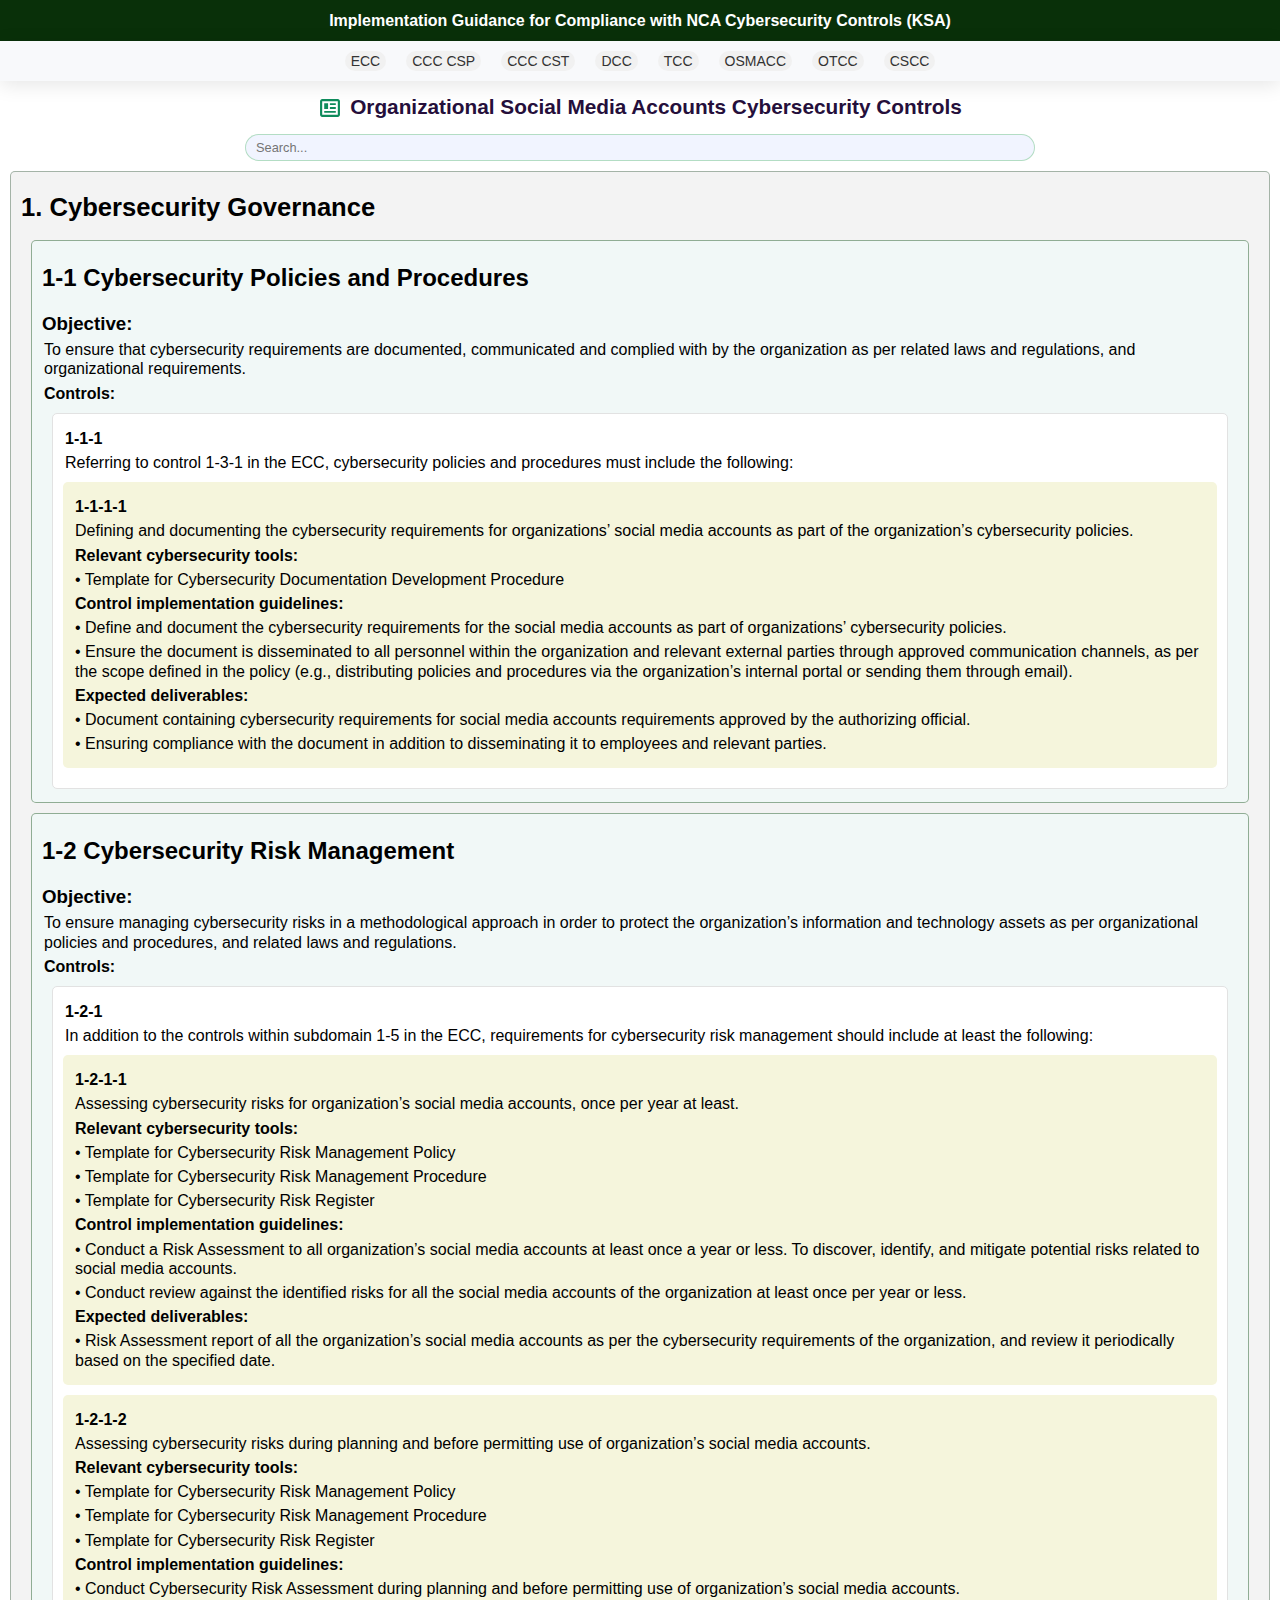
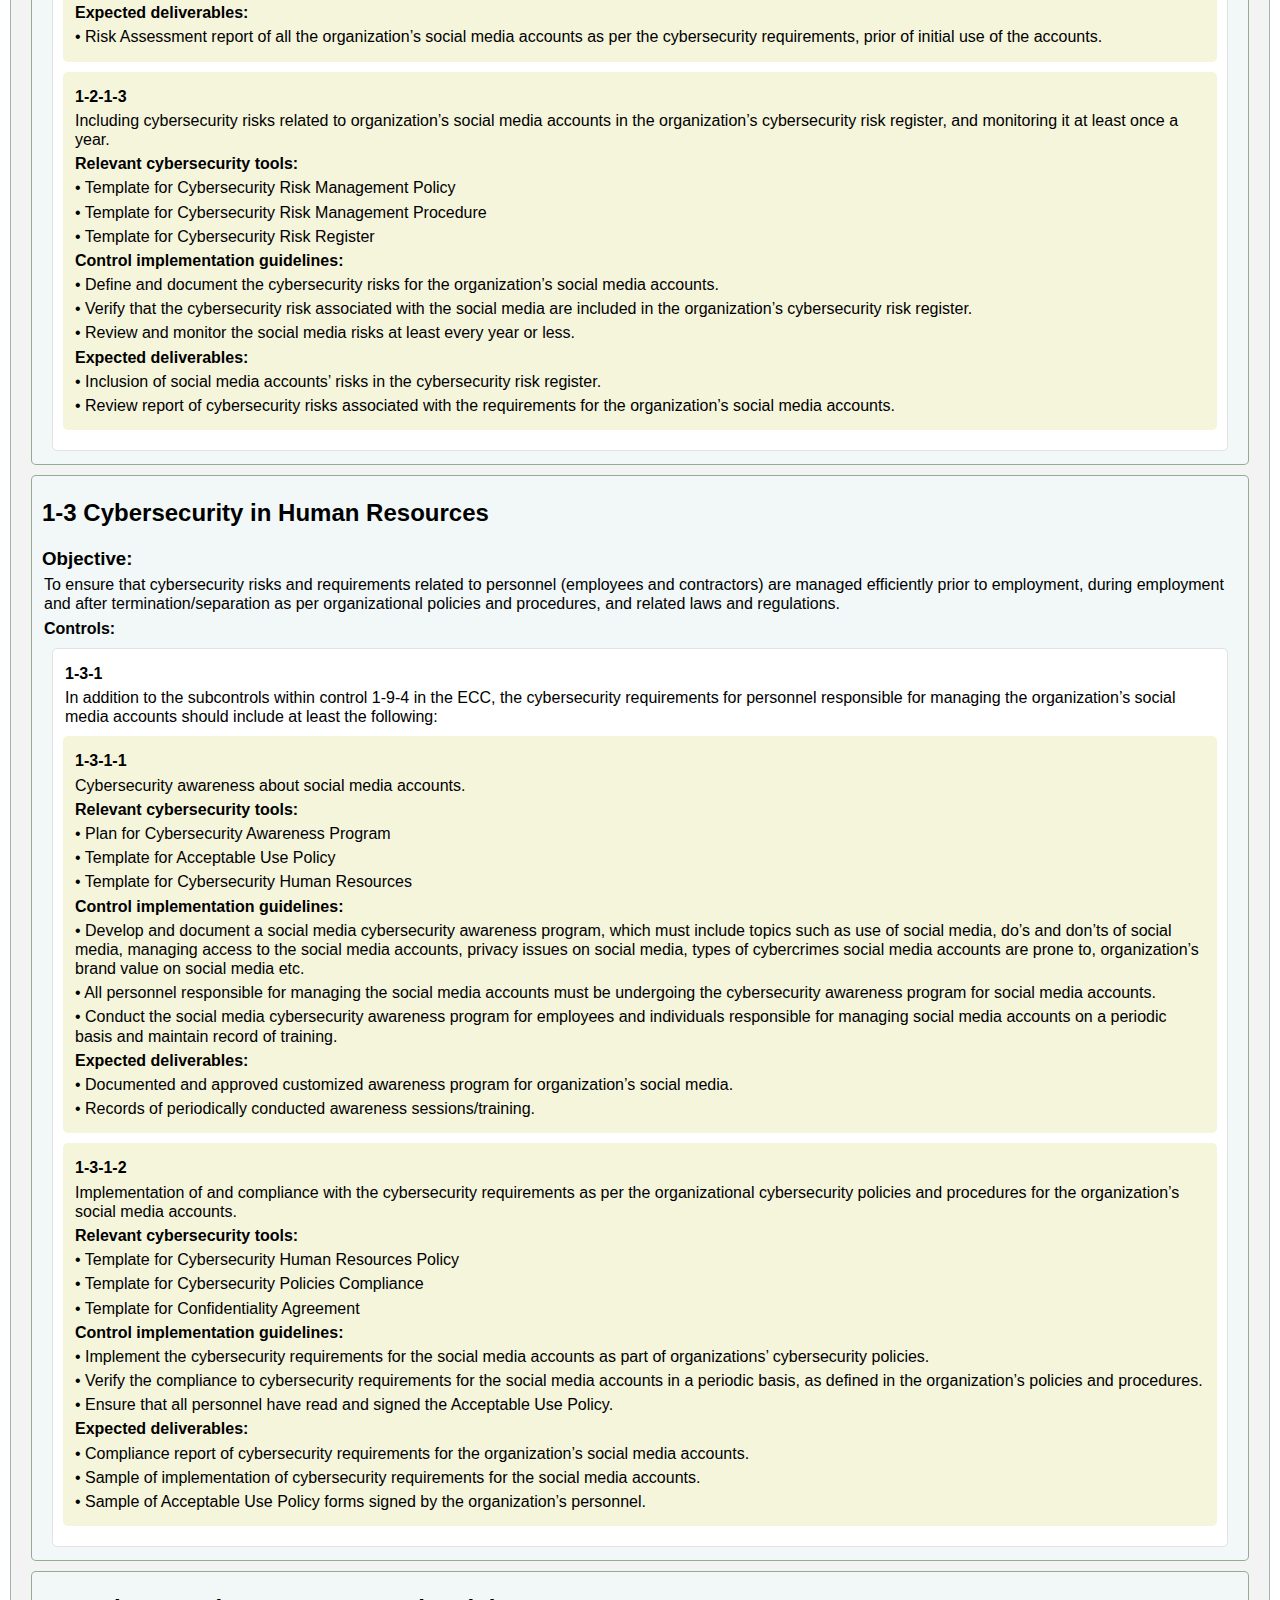
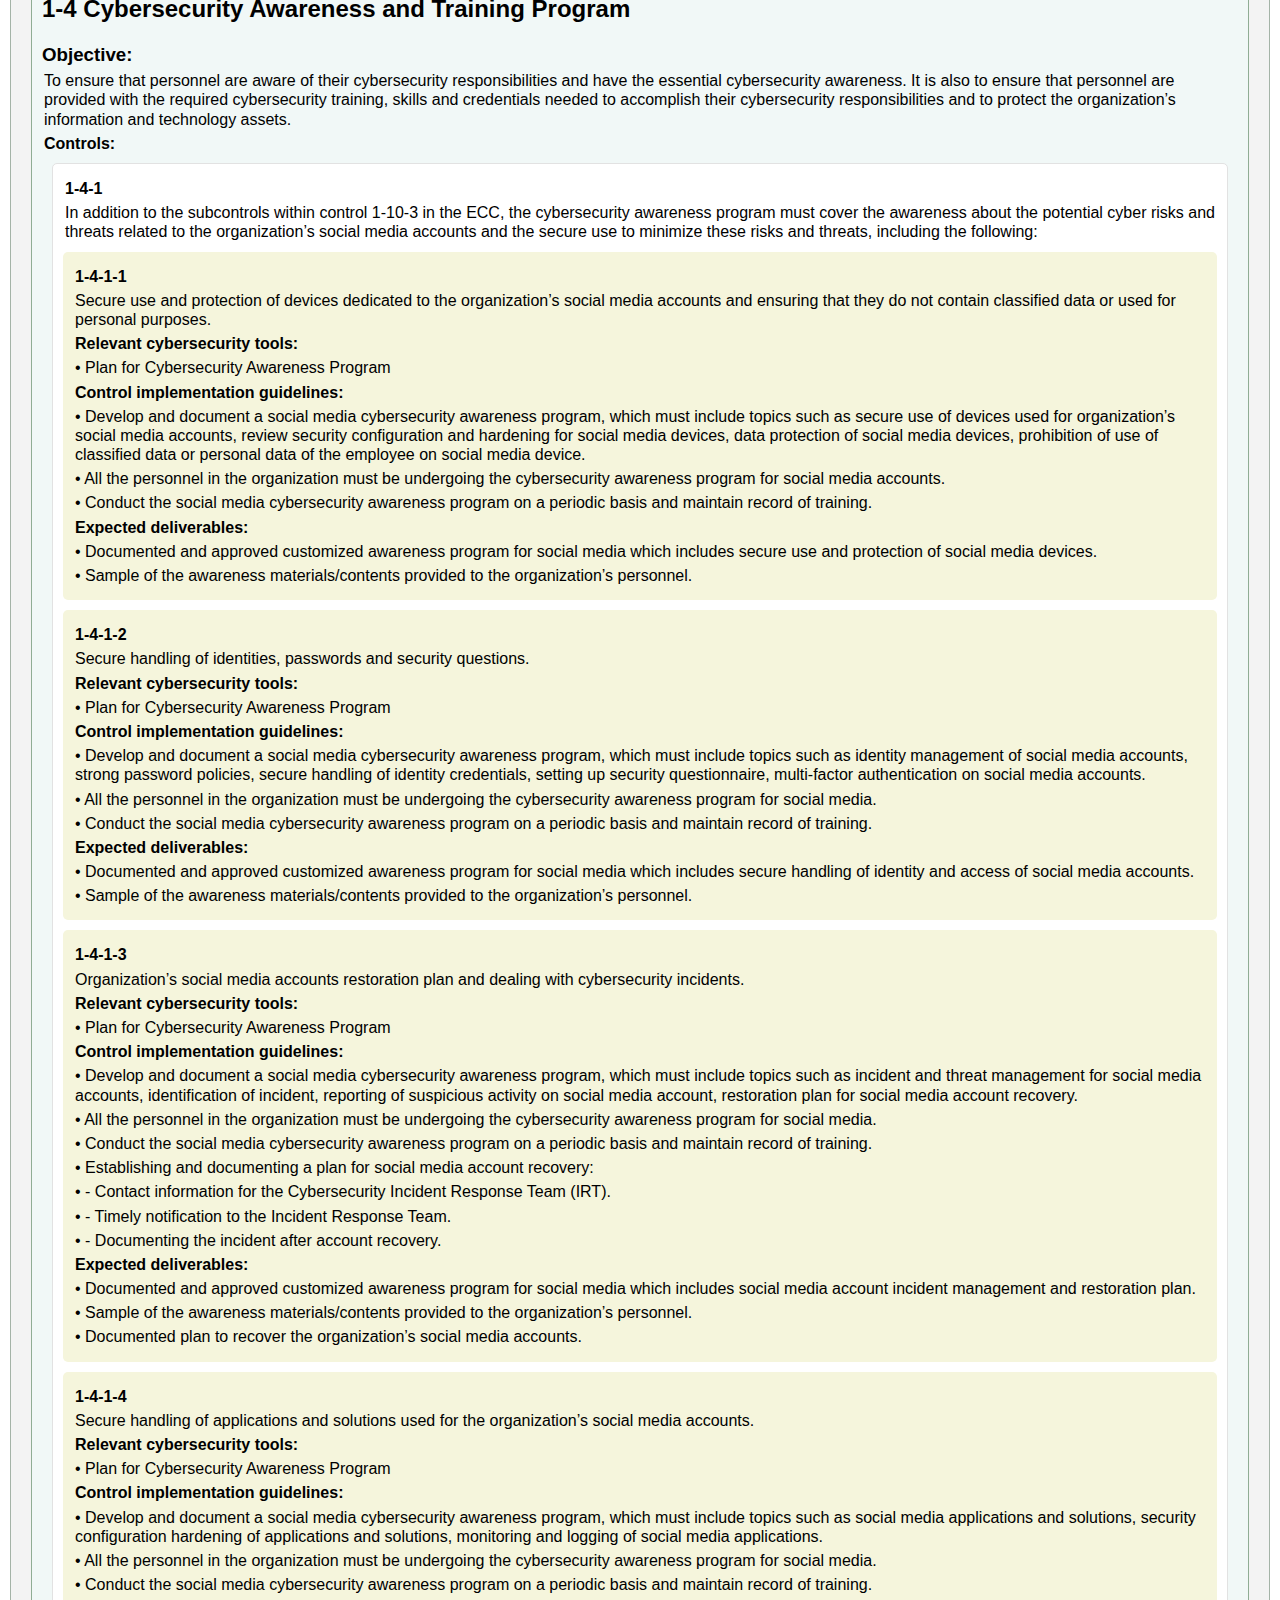
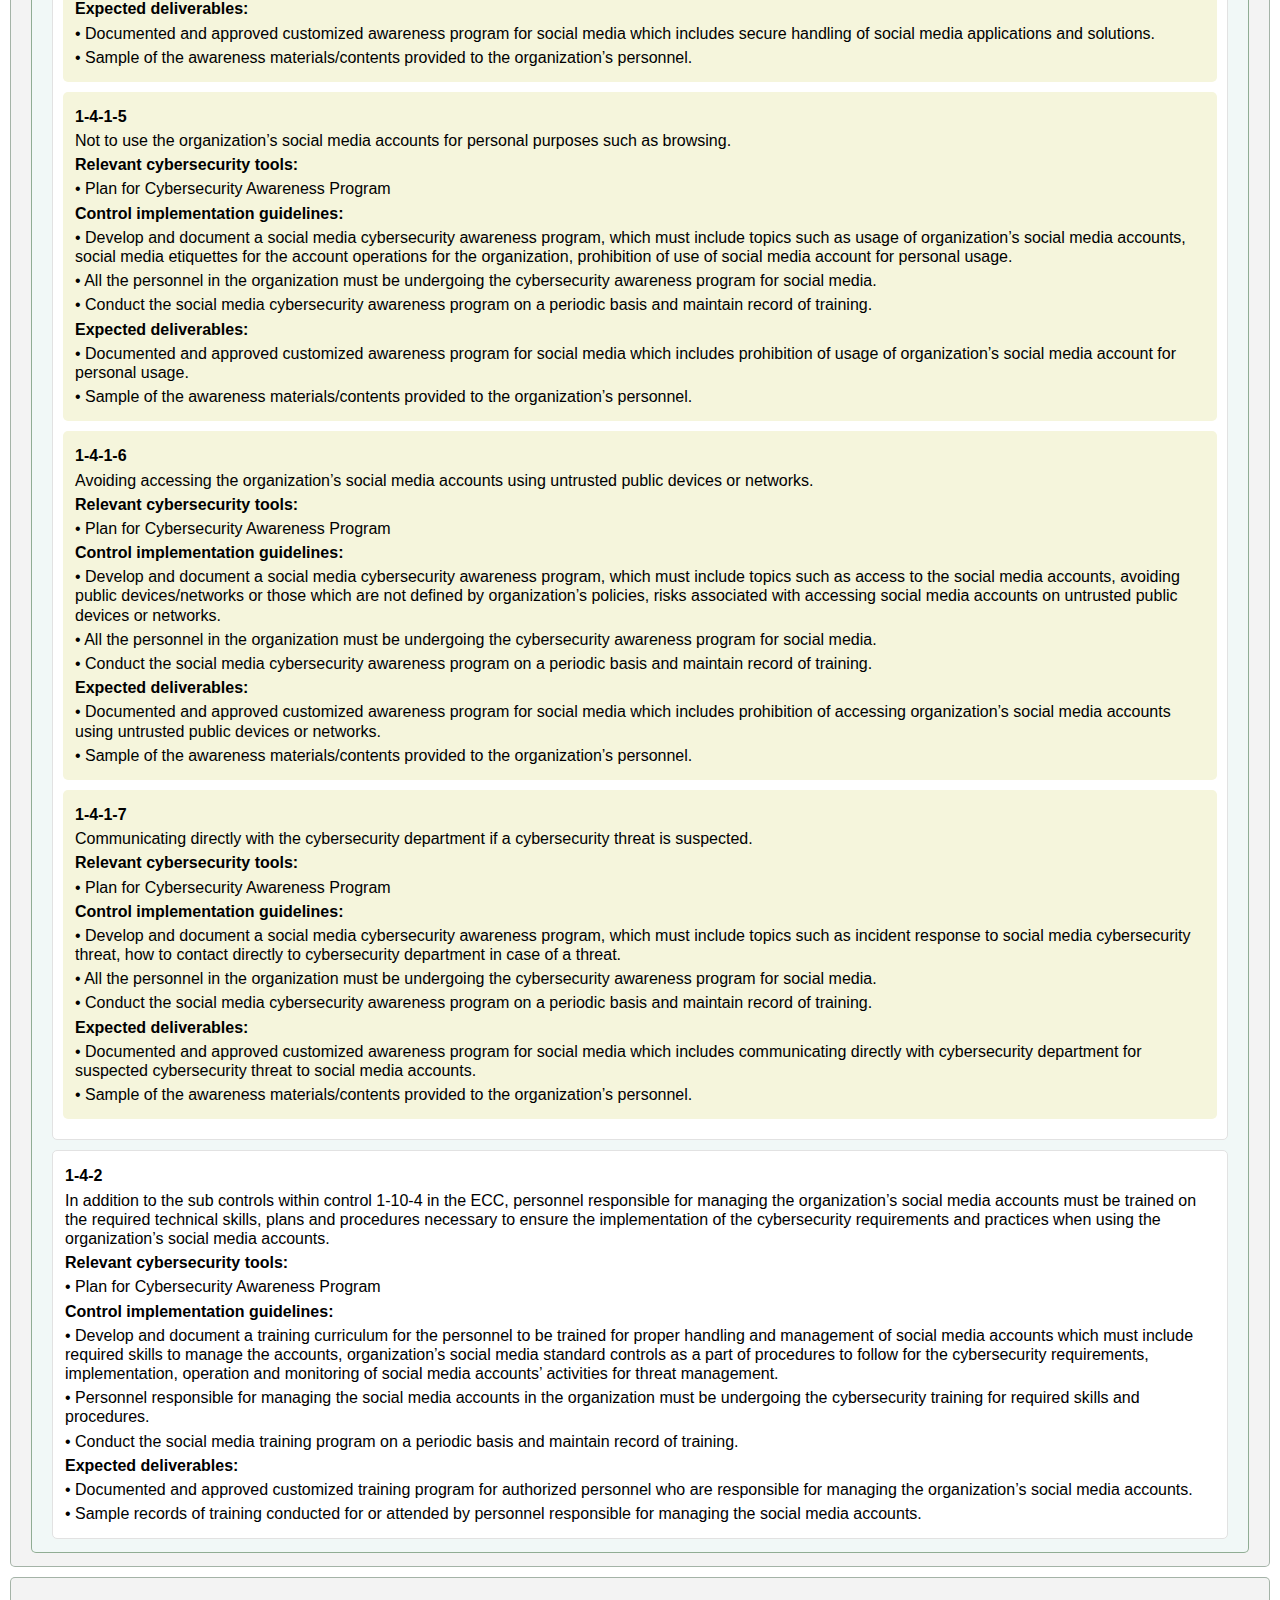
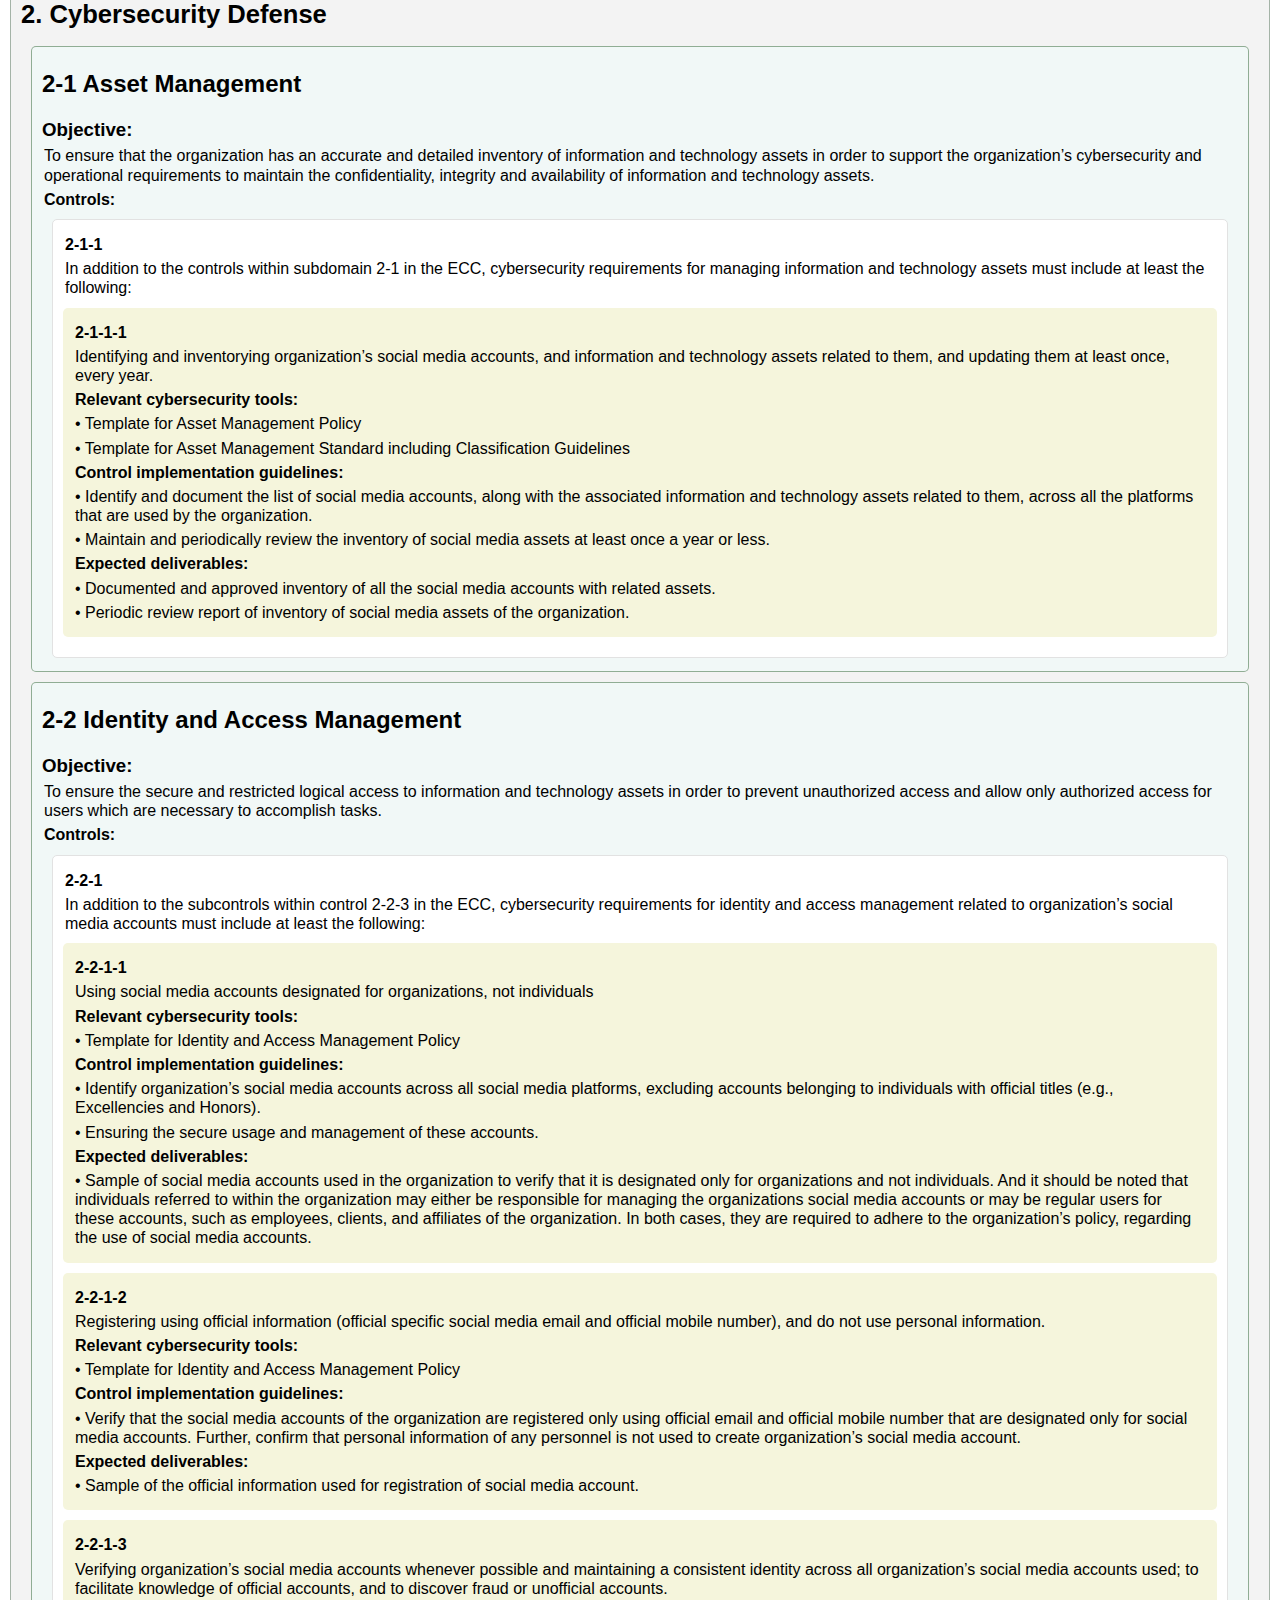
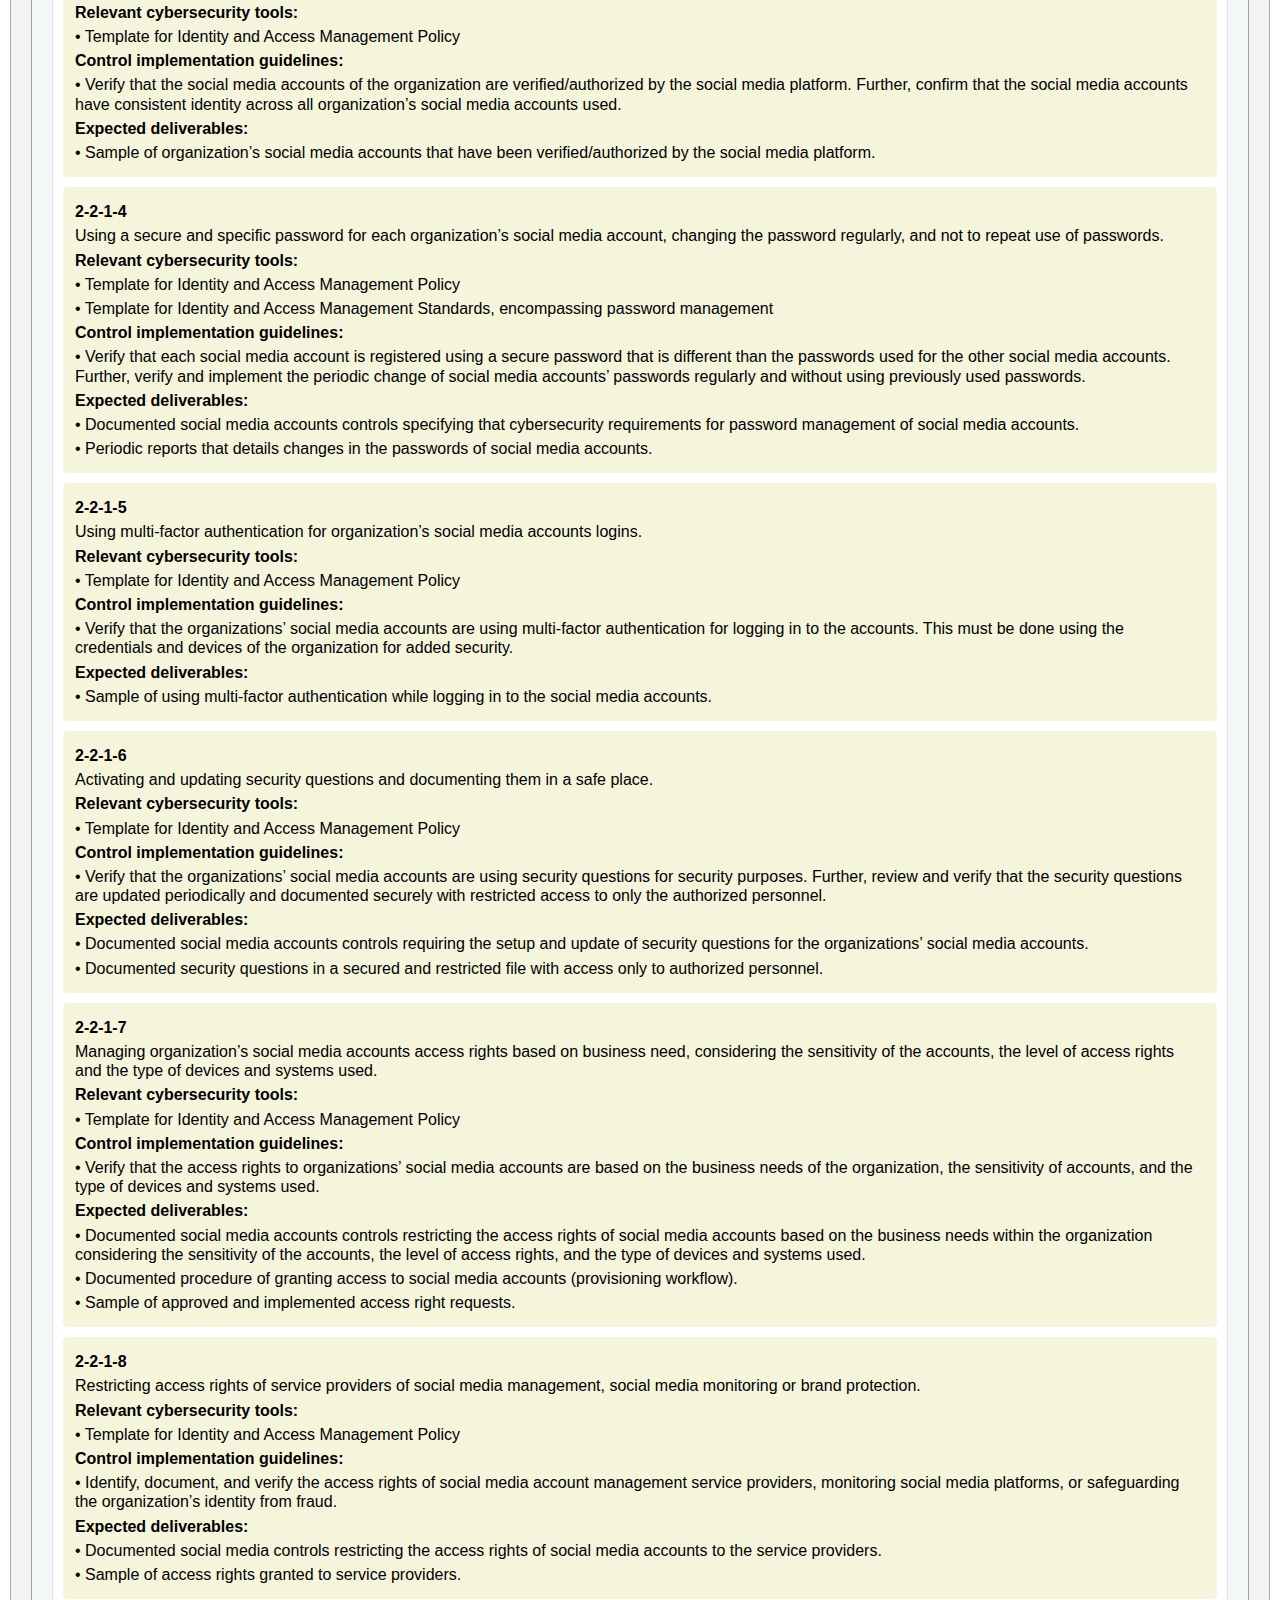
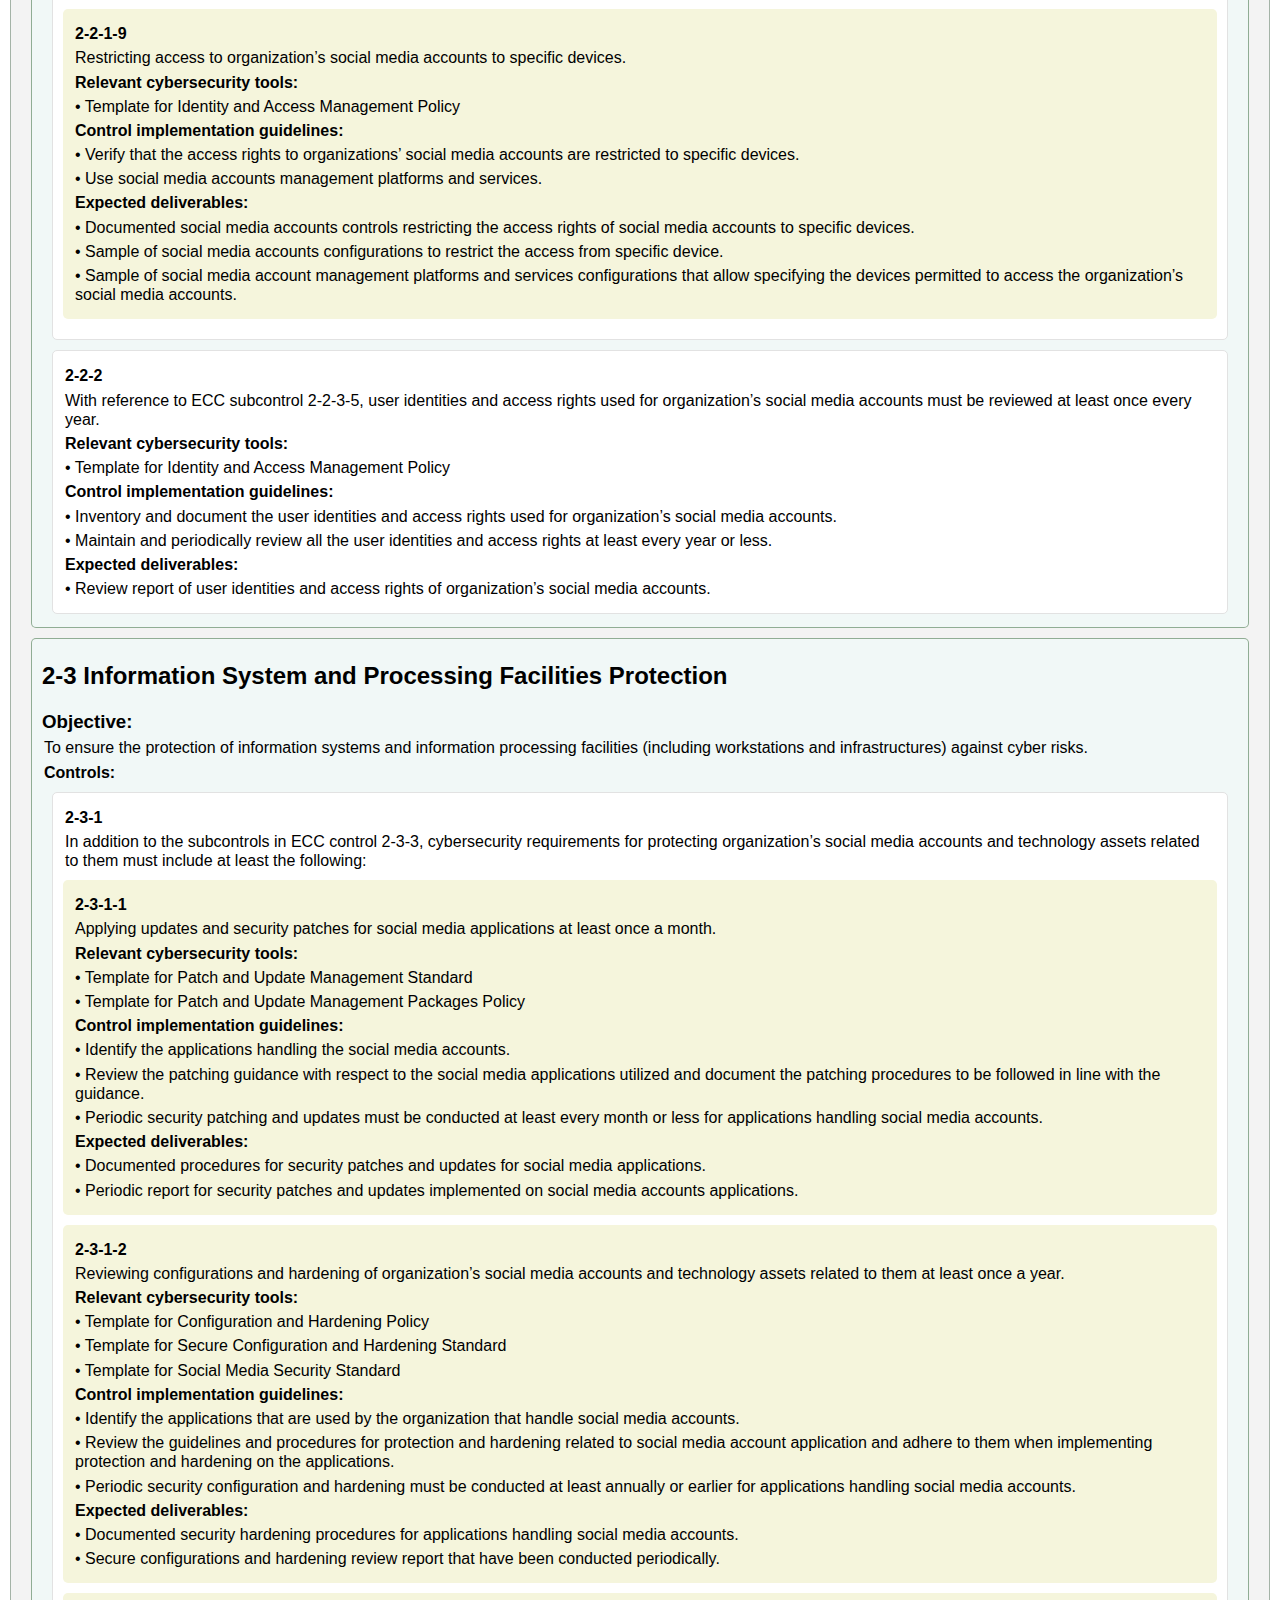
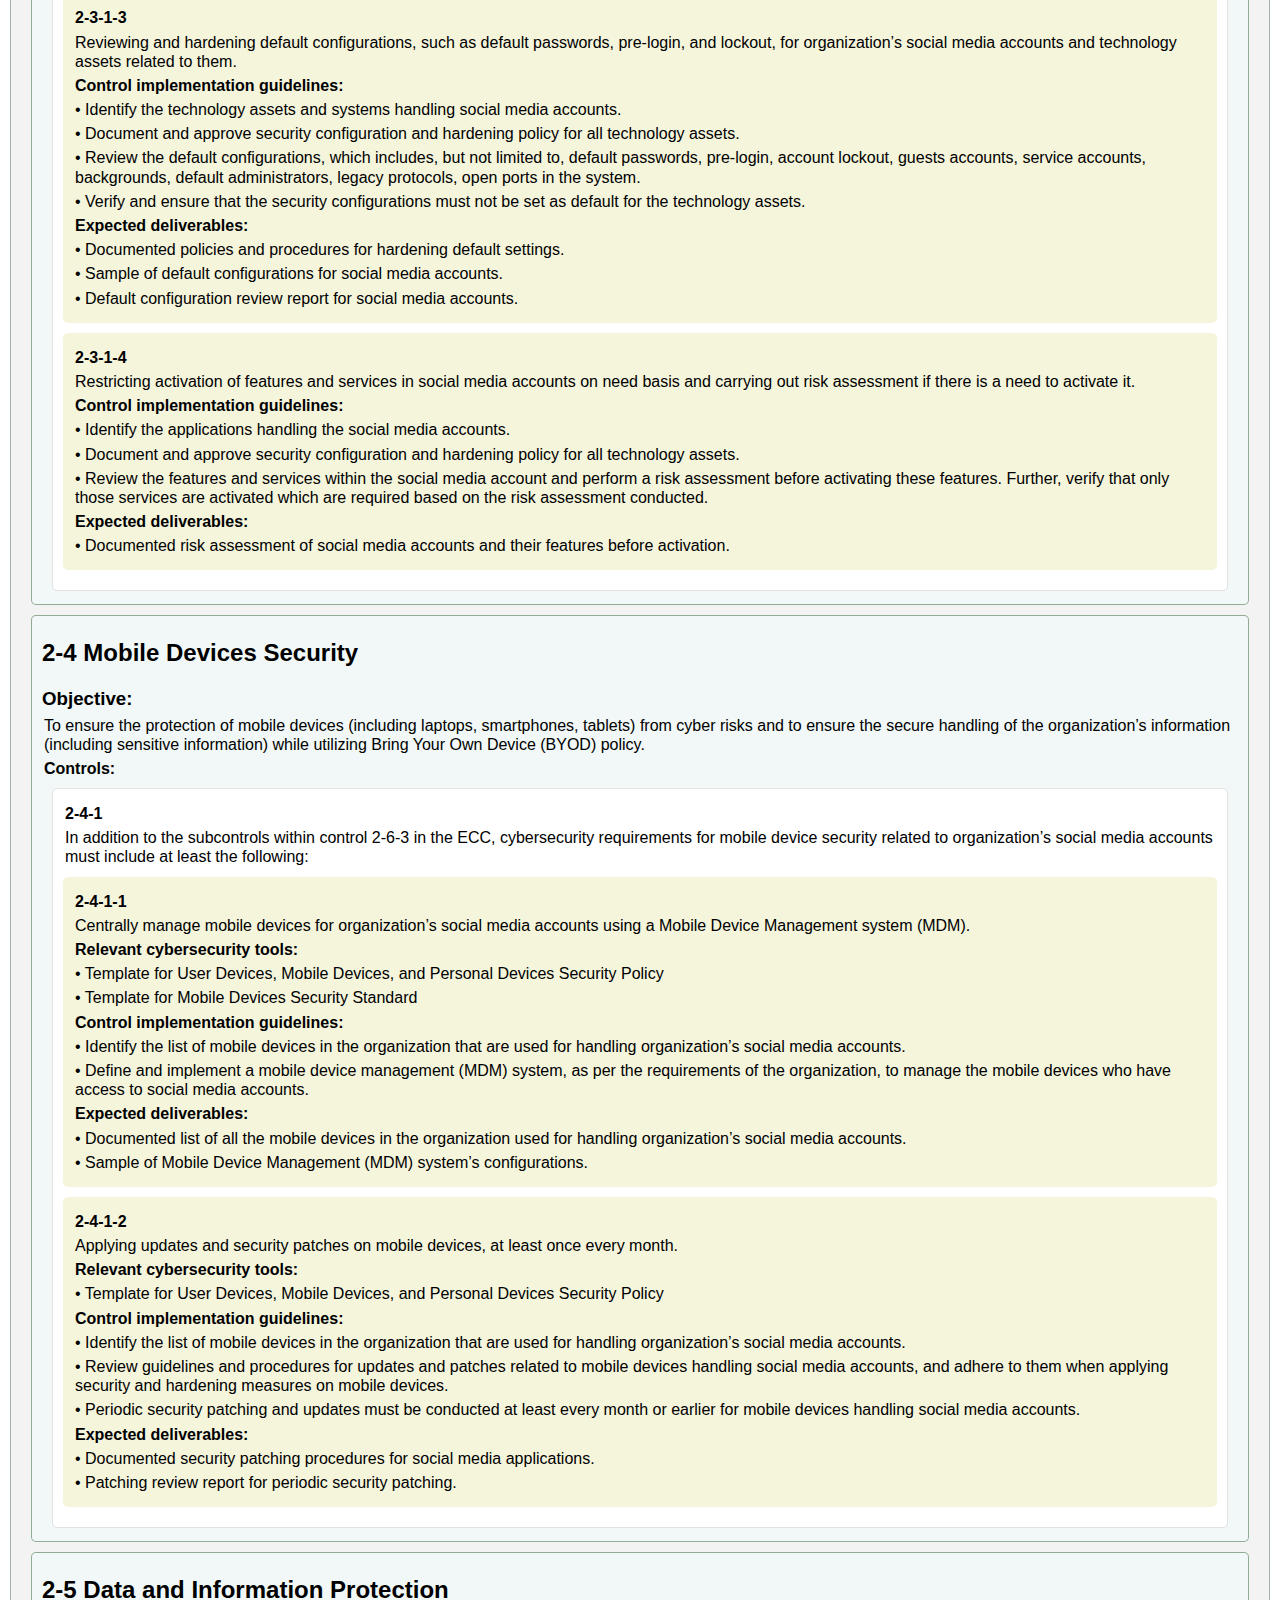
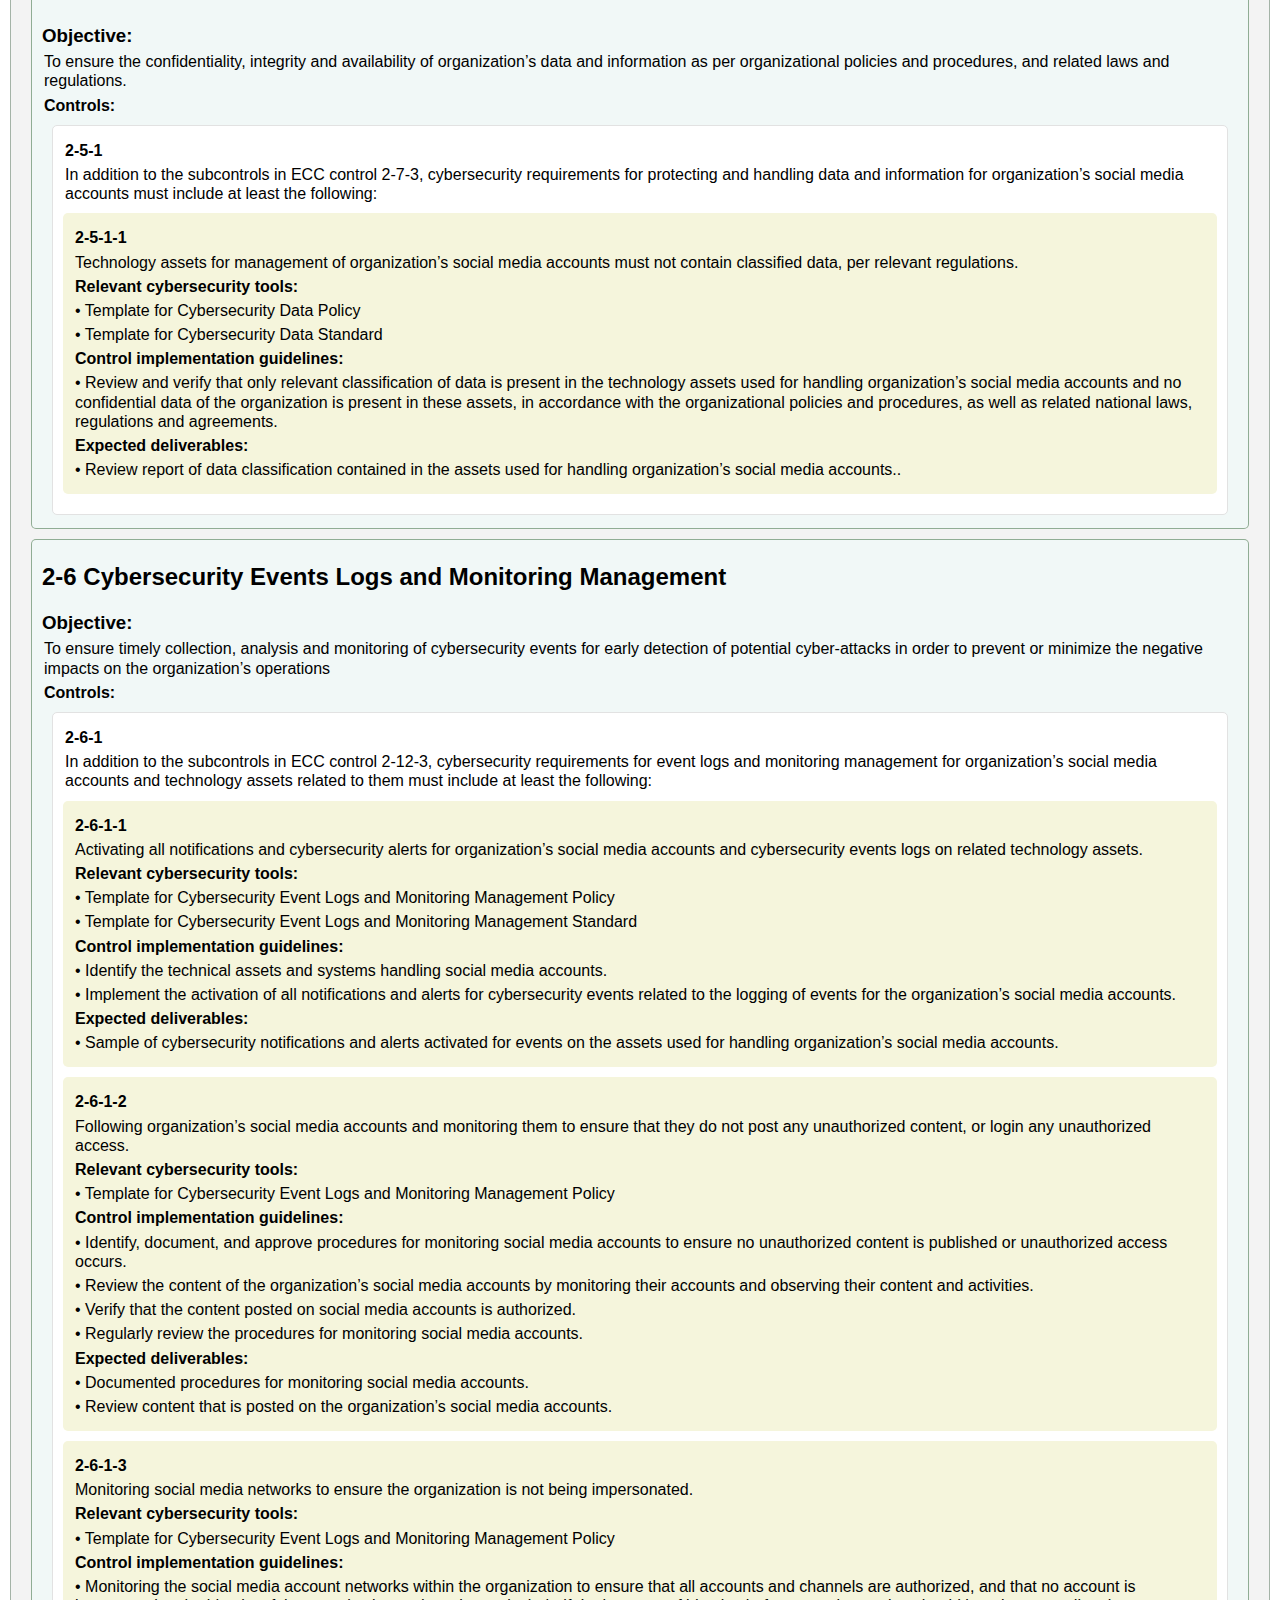
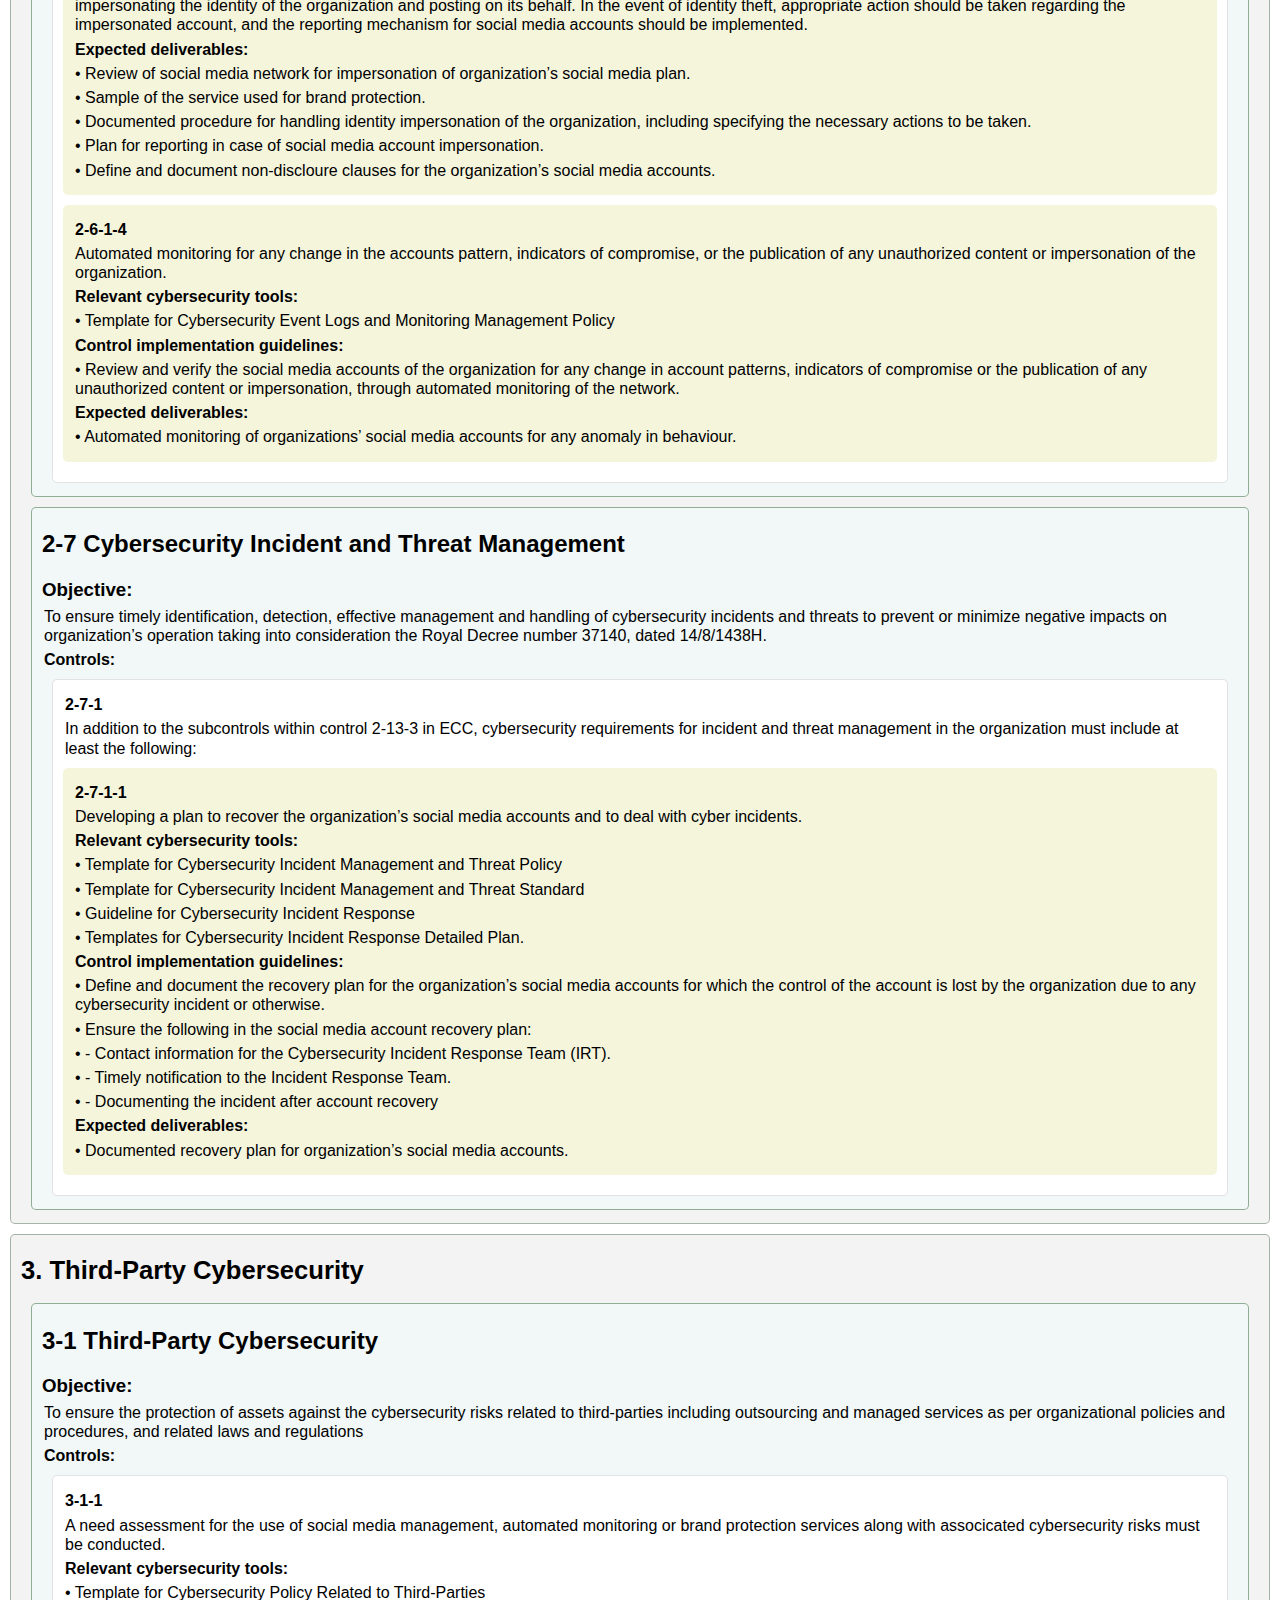
<file: osmacc.html>
<!doctype html>
<html lang="en">

<head>
  <meta charset="utf-8" />
  <title>NCA Guidance Hub</title>
  <link rel="icon" type="image/x-icon" href="gem.png">
  <link rel="stylesheet" href="style.css">
  <script src="script.js"></script>
</head>

<body>
  <!-- ------------------------- CONSTANT Starts--------------- -->
  <div class="NCA-main-heading">
    
    <h1>Implementation Guidance for Compliance with NCA Cybersecurity Controls (KSA)</h1>
    
    <!-- darkmode button -->
    <!-- <label class="ui-switch">
      <input type="checkbox" id="themeSwitch">
      <div class="slider">
        <div class="circle"></div>
      </div>
    </label>
  -->
</div>
<!-- Nav Bar for all standard Links -->
<div class="navbar-container">
  <div class="navb4r">
    <a href="index.html" class="nav-item-1">ECC</a>
    <!-- <p class="hide">Essential Cybersecurity Controls</p> -->

      <a href="ccc-csp.html" class="nav-item-2">CCC CSP</a>
      <!-- <p class="hide">Cloud Cybersecurity Controls (Provider)</p> -->
      
      <a href="ccc-cst.html" class="nav-item-3">CCC CST</a>
      <!-- <p class="hide">Cloud Cybersecurity Controls (Tenant)</p> -->
      
      <a href="dcc.html" class="nav-item-4">DCC</a>
      <!-- <p class="hide">Data Cybersecurity Controls</p> -->
      
      <a href="tcc.html" class="nav-item-5">TCC</a>
      <!-- <p class="hide">Telework Cybersecurity Controls</p> -->
      
      <a href="osmacc.html" class="nav-item-6">OSMACC</a>
      <!-- <p class="hide">Organizational Social Media Accounts Cybersecurity Controls</p> -->
      
      <a href="otcc.html" class="nav-item-7">OTCC</a>
      <!-- <p class="hide">Operational Technology Cybersecurity Controls</p> -->
      
      <a href="cscc.html" class="nav-item-8">CSCC</a>
      <!-- <p class="hide">Critical Systems Cybersecurity Controls</p> -->
    </div>
  </div>
  <div class="navbar">
    <svg xmlns="http://www.w3.org/2000/svg" height="24px" viewBox="0 -960 960 960" width="24px" fill="#0e8b5b"><path d="M167.87-120.87q-35.72 0-60.86-25.14t-25.14-60.86v-546.26q0-35.72 25.14-60.86t60.86-25.14h624.26q35.72 0 60.86 25.14t25.14 60.86v546.26q0 35.72-25.14 60.86t-60.86 25.14H167.87Zm0-86h624.26v-546.26H167.87v546.26Zm80.56-80.56h463.14v-75H248.43v75Zm0-155.57h155v-229.57h-155V-443ZM476-443h235.57v-75H476v75Zm0-154.57h235.57v-75H476v75Zm-308.13 390.7v-546.26 546.26Z"/></svg>
    <h1 class="Main-H">Organizational Social Media Accounts Cybersecurity Controls</h1>
    
  </div>

  <!-- Search Bar -->
  <div class="search-container">
    <input type="text" id="siteSearch" placeholder="Search..." oninput="searchSite()" />
  </div>
  <!-- ------------------------- CONSTANT Ends --------------- -->


  <div class="main-domain">
    <h1>1. Cybersecurity Governance</h1>
    <div class="subdomain">
      <h2>1-1 Cybersecurity Policies and Procedures</h2>
      <h3>Objective:</h3>
      <p>To ensure that cybersecurity requirements are documented, communicated and complied with by the organization as
        per related laws and regulations, and organizational requirements.</p>
      <p><strong>Controls:</strong></p>
      <div class="control">
        <p><strong>1-1-1</strong></p>
        <p>Referring to control 1-3-1 in the ECC, cybersecurity policies and procedures must include the following:</p>
        <div class="subcontrols">
          <div class="subcontrol">
            <p><strong>1-1-1-1</strong></p>
            <p>Defining and documenting the cybersecurity requirements for organizations’ social media accounts as part
              of the organization’s cybersecurity policies.</p>
            <div class="relevant-tools">
              <p><strong>Relevant cybersecurity tools:</strong></p>
              <p>&#8226; Template for Cybersecurity Documentation Development Procedure</p>
            </div>

            <div class="impl-guidelines">
              <p><strong>Control implementation guidelines:</strong></p>
              <p>&#8226; Define and document the cybersecurity requirements for the social media accounts as part of
                organizations’ cybersecurity policies.</p>
              <p>&#8226; Ensure the document is disseminated to all personnel within the organization and relevant
                external parties through approved communication channels, as per the scope defined in the policy (e.g.,
                distributing policies and procedures via the organization’s internal portal or sending them through
                email).</p>
            </div>

            <div class="expected-deliverables">
              <p><strong>Expected deliverables:</strong></p>
              <p>&#8226; Document containing cybersecurity requirements for social media accounts requirements approved
                by the authorizing official.</p>
              <p>&#8226; Ensuring compliance with the document in addition to disseminating it to employees and relevant
                parties.</p>
            </div>

          </div>

        </div>

      </div>

    </div>

    <div class="subdomain">
      <h2>1-2 Cybersecurity Risk Management</h2>
      <h3>Objective:</h3>
      <p>To ensure managing cybersecurity risks in a methodological approach in order to protect the organization’s
        information and technology assets as per organizational policies and procedures, and related laws and
        regulations.</p>
      <p><strong>Controls:</strong></p>
      <div class="control">
        <p><strong>1-2-1</strong></p>
        <p>In addition to the controls within subdomain 1-5 in the ECC, requirements for cybersecurity risk management
          should include at least the following:</p>
        <div class="subcontrols">
          <div class="subcontrol">
            <p><strong>1-2-1-1</strong></p>
            <p>Assessing cybersecurity risks for organization’s social media accounts, once per year at least.</p>
            <div class="relevant-tools">
              <p><strong>Relevant cybersecurity tools:</strong></p>
              <p>&#8226; Template for Cybersecurity Risk Management Policy</p>
              <p>&#8226; Template for Cybersecurity Risk Management Procedure</p>
              <p>&#8226; Template for Cybersecurity Risk Register</p>
            </div>

            <div class="impl-guidelines">
              <p><strong>Control implementation guidelines:</strong></p>
              <p>&#8226; Conduct a Risk Assessment to all organization’s social media accounts at least once a year or
                less. To discover, identify, and mitigate potential risks related to social media accounts.</p>
              <p>&#8226; Conduct review against the identified risks for all the social media accounts of the
                organization at least once per year or less.</p>
            </div>

            <div class="expected-deliverables">
              <p><strong>Expected deliverables:</strong></p>
              <p>&#8226; Risk Assessment report of all the organization’s social media accounts as per the cybersecurity
                requirements of the organization, and review it periodically based on the specified date.</p>
            </div>

          </div>

          <div class="subcontrol">
            <p><strong>1-2-1-2</strong></p>
            <p>Assessing cybersecurity risks during planning and before permitting use of organization’s social media
              accounts.</p>
            <div class="relevant-tools">
              <p><strong>Relevant cybersecurity tools:</strong></p>
              <p>&#8226; Template for Cybersecurity Risk Management Policy</p>
              <p>&#8226; Template for Cybersecurity Risk Management Procedure</p>
              <p>&#8226; Template for Cybersecurity Risk Register</p>
            </div>

            <div class="impl-guidelines">
              <p><strong>Control implementation guidelines:</strong></p>
              <p>&#8226; Conduct Cybersecurity Risk Assessment during planning and before permitting use of
                organization’s social media accounts.</p>
            </div>

            <div class="expected-deliverables">
              <p><strong>Expected deliverables:</strong></p>
              <p>&#8226; Risk Assessment report of all the organization’s social media accounts as per the cybersecurity
                requirements, prior of initial use of the accounts.</p>
            </div>

          </div>

          <div class="subcontrol">
            <p><strong>1-2-1-3</strong></p>
            <p>Including cybersecurity risks related to organization’s social media accounts in the organization’s
              cybersecurity risk register, and monitoring it at least once a year.</p>
            <div class="relevant-tools">
              <p><strong>Relevant cybersecurity tools:</strong></p>
              <p>&#8226; Template for Cybersecurity Risk Management Policy</p>
              <p>&#8226; Template for Cybersecurity Risk Management Procedure</p>
              <p>&#8226; Template for Cybersecurity Risk Register</p>
            </div>

            <div class="impl-guidelines">
              <p><strong>Control implementation guidelines:</strong></p>
              <p>&#8226; Define and document the cybersecurity risks for the organization’s social media accounts.</p>
              <p>&#8226; Verify that the cybersecurity risk associated with the social media are included in the
                organization’s cybersecurity risk register.</p>
              <p>&#8226; Review and monitor the social media risks at least every year or less.</p>
            </div>

            <div class="expected-deliverables">
              <p><strong>Expected deliverables:</strong></p>
              <p>&#8226; Inclusion of social media accounts’ risks in the cybersecurity risk register.</p>
              <p>&#8226; Review report of cybersecurity risks associated with the requirements for the organization’s
                social media accounts.</p>
            </div>

          </div>

        </div>

      </div>

    </div>

    <div class="subdomain">
      <h2>1-3 Cybersecurity in Human Resources</h2>
      <h3>Objective:</h3>
      <p>To ensure that cybersecurity risks and requirements related to personnel (employees and contractors) are
        managed efficiently prior to employment, during employment and after termination/separation as per
        organizational policies and procedures, and related laws and regulations.</p>
      <p><strong>Controls:</strong></p>
      <div class="control">
        <p><strong>1-3-1</strong></p>
        <p>In addition to the subcontrols within control 1-9-4 in the ECC, the cybersecurity requirements for personnel
          responsible for managing the organization’s social media accounts should include at least the following:</p>
        <div class="subcontrols">
          <div class="subcontrol">
            <p><strong>1-3-1-1</strong></p>
            <p>Cybersecurity awareness about social media accounts.</p>
            <div class="relevant-tools">
              <p><strong>Relevant cybersecurity tools:</strong></p>
              <p>&#8226; Plan for Cybersecurity Awareness Program</p>
              <p>&#8226; Template for Acceptable Use Policy</p>
              <p>&#8226; Template for Cybersecurity Human Resources</p>
            </div>

            <div class="impl-guidelines">
              <p><strong>Control implementation guidelines:</strong></p>
              <p>&#8226; Develop and document a social media cybersecurity awareness program, which must include topics
                such as use of social media, do’s and don’ts of social media, managing access to the social media
                accounts, privacy issues on social media, types of cybercrimes social media accounts are prone to,
                organization’s brand value on social media etc.</p>
              <p>&#8226; All personnel responsible for managing the social media accounts must be undergoing the
                cybersecurity awareness program for social media accounts.</p>
              <p>&#8226; Conduct the social media cybersecurity awareness program for employees and individuals
                responsible for managing social media accounts on a periodic basis and maintain record of training.</p>
            </div>

            <div class="expected-deliverables">
              <p><strong>Expected deliverables:</strong></p>
              <p>&#8226; Documented and approved customized awareness program for organization’s social media.</p>
              <p>&#8226; Records of periodically conducted awareness sessions/training.</p>
            </div>

          </div>

          <div class="subcontrol">
            <p><strong>1-3-1-2</strong></p>
            <p>Implementation of and compliance with the cybersecurity requirements as per the organizational
              cybersecurity policies and procedures for the organization’s social media accounts.</p>
            <div class="relevant-tools">
              <p><strong>Relevant cybersecurity tools:</strong></p>
              <p>&#8226; Template for Cybersecurity Human Resources Policy</p>
              <p>&#8226; Template for Cybersecurity Policies Compliance</p>
              <p>&#8226; Template for Confidentiality Agreement</p>
            </div>

            <div class="impl-guidelines">
              <p><strong>Control implementation guidelines:</strong></p>
              <p>&#8226; Implement the cybersecurity requirements for the social media accounts as part of
                organizations’ cybersecurity policies.</p>
              <p>&#8226; Verify the compliance to cybersecurity requirements for the social media accounts in a periodic
                basis, as defined in the organization’s policies and procedures.</p>
              <p>&#8226; Ensure that all personnel have read and signed the Acceptable Use Policy.</p>
            </div>

            <div class="expected-deliverables">
              <p><strong>Expected deliverables:</strong></p>
              <p>&#8226; Compliance report of cybersecurity requirements for the organization’s social media accounts.
              </p>
              <p>&#8226; Sample of implementation of cybersecurity requirements for the social media accounts.</p>
              <p>&#8226; Sample of Acceptable Use Policy forms signed by the organization’s personnel.</p>
            </div>

          </div>

        </div>

      </div>

    </div>

    <div class="subdomain">
      <h2>1-4 Cybersecurity Awareness and Training Program</h2>
      <h3>Objective:</h3>
      <p>To ensure that personnel are aware of their cybersecurity responsibilities and have the essential cybersecurity
        awareness. It is also to ensure that personnel are provided with the required cybersecurity training, skills and
        credentials needed to accomplish their cybersecurity responsibilities and to protect the organization’s
        information and technology assets.</p>
      <p><strong>Controls:</strong></p>
      <div class="control">
        <p><strong>1-4-1</strong></p>
        <p>In addition to the subcontrols within control 1-10-3 in the ECC, the cybersecurity awareness program must
          cover the awareness about the potential cyber risks and threats related to the organization’s social media
          accounts and the secure use to minimize these risks and threats, including the following:</p>
        <div class="subcontrols">
          <div class="subcontrol">
            <p><strong>1-4-1-1</strong></p>
            <p>Secure use and protection of devices dedicated to the organization’s social media accounts and ensuring
              that they do not contain classified data or used for personal purposes.</p>
            <div class="relevant-tools">
              <p><strong>Relevant cybersecurity tools:</strong></p>
              <p>&#8226; Plan for Cybersecurity Awareness Program</p>
            </div>

            <div class="impl-guidelines">
              <p><strong>Control implementation guidelines:</strong></p>
              <p>&#8226; Develop and document a social media cybersecurity awareness program, which must include topics
                such as secure use of devices used for organization’s social media accounts, review security
                configuration and hardening for social media devices, data protection of social media devices,
                prohibition of use of classified data or personal data of the employee on social media device.</p>
              <p>&#8226; All the personnel in the organization must be undergoing the cybersecurity awareness program
                for social media accounts.</p>
              <p>&#8226; Conduct the social media cybersecurity awareness program on a periodic basis and maintain
                record of training.</p>
            </div>

            <div class="expected-deliverables">
              <p><strong>Expected deliverables:</strong></p>
              <p>&#8226; Documented and approved customized awareness program for social media which includes secure use
                and protection of social media devices.</p>
              <p>&#8226; Sample of the awareness materials/contents provided to the organization’s personnel.</p>
            </div>

          </div>

          <div class="subcontrol">
            <p><strong>1-4-1-2</strong></p>
            <p>Secure handling of identities, passwords and security questions.</p>
            <div class="relevant-tools">
              <p><strong>Relevant cybersecurity tools:</strong></p>
              <p>&#8226; Plan for Cybersecurity Awareness Program</p>
            </div>

            <div class="impl-guidelines">
              <p><strong>Control implementation guidelines:</strong></p>
              <p>&#8226; Develop and document a social media cybersecurity awareness program, which must include topics
                such as identity management of social media accounts, strong password policies, secure handling of
                identity credentials, setting up security questionnaire, multi-factor authentication on social media
                accounts.</p>
              <p>&#8226; All the personnel in the organization must be undergoing the cybersecurity awareness program
                for social media.</p>
              <p>&#8226; Conduct the social media cybersecurity awareness program on a periodic basis and maintain
                record of training.</p>
            </div>

            <div class="expected-deliverables">
              <p><strong>Expected deliverables:</strong></p>
              <p>&#8226; Documented and approved customized awareness program for social media which includes secure
                handling of identity and access of social media accounts.</p>
              <p>&#8226; Sample of the awareness materials/contents provided to the organization’s personnel.</p>
            </div>

          </div>

          <div class="subcontrol">
            <p><strong>1-4-1-3</strong></p>
            <p>Organization’s social media accounts restoration plan and dealing with cybersecurity incidents.</p>
            <div class="relevant-tools">
              <p><strong>Relevant cybersecurity tools:</strong></p>
              <p>&#8226; Plan for Cybersecurity Awareness Program</p>
            </div>

            <div class="impl-guidelines">
              <p><strong>Control implementation guidelines:</strong></p>
              <p>&#8226; Develop and document a social media cybersecurity awareness program, which must include topics
                such as incident and threat management for social media accounts, identification of incident, reporting
                of suspicious activity on social media account, restoration plan for social media account recovery.</p>
              <p>&#8226; All the personnel in the organization must be undergoing the cybersecurity awareness program
                for social media.</p>
              <p>&#8226; Conduct the social media cybersecurity awareness program on a periodic basis and maintain
                record of training.</p>
              <p>&#8226; Establishing and documenting a plan for social media account recovery:</p>
              <p>&#8226; - Contact information for the Cybersecurity Incident Response Team (IRT).</p>
              <p>&#8226; - Timely notification to the Incident Response Team.</p>
              <p>&#8226; - Documenting the incident after account recovery.</p>
            </div>

            <div class="expected-deliverables">
              <p><strong>Expected deliverables:</strong></p>
              <p>&#8226; Documented and approved customized awareness program for social media which includes social
                media account incident management and restoration plan.</p>
              <p>&#8226; Sample of the awareness materials/contents provided to the organization’s personnel.</p>
              <p>&#8226; Documented plan to recover the organization’s social media accounts.</p>
            </div>

          </div>

          <div class="subcontrol">
            <p><strong>1-4-1-4</strong></p>
            <p>Secure handling of applications and solutions used for the organization’s social media accounts.</p>
            <div class="relevant-tools">
              <p><strong>Relevant cybersecurity tools:</strong></p>
              <p>&#8226; Plan for Cybersecurity Awareness Program</p>
            </div>

            <div class="impl-guidelines">
              <p><strong>Control implementation guidelines:</strong></p>
              <p>&#8226; Develop and document a social media cybersecurity awareness program, which must include topics
                such as social media applications and solutions, security configuration hardening of applications and
                solutions, monitoring and logging of social media applications.</p>
              <p>&#8226; All the personnel in the organization must be undergoing the cybersecurity awareness program
                for social media.</p>
              <p>&#8226; Conduct the social media cybersecurity awareness program on a periodic basis and maintain
                record of training.</p>
            </div>

            <div class="expected-deliverables">
              <p><strong>Expected deliverables:</strong></p>
              <p>&#8226; Documented and approved customized awareness program for social media which includes secure
                handling of social media applications and solutions.</p>
              <p>&#8226; Sample of the awareness materials/contents provided to the organization’s personnel.</p>
            </div>

          </div>

          <div class="subcontrol">
            <p><strong>1-4-1-5</strong></p>
            <p>Not to use the organization’s social media accounts for personal purposes such as browsing.</p>
            <div class="relevant-tools">
              <p><strong>Relevant cybersecurity tools:</strong></p>
              <p>&#8226; Plan for Cybersecurity Awareness Program</p>
            </div>

            <div class="impl-guidelines">
              <p><strong>Control implementation guidelines:</strong></p>
              <p>&#8226; Develop and document a social media cybersecurity awareness program, which must include topics
                such as usage of organization’s social media accounts, social media etiquettes for the account
                operations for the organization, prohibition of use of social media account for personal usage.</p>
              <p>&#8226; All the personnel in the organization must be undergoing the cybersecurity awareness program
                for social media.</p>
              <p>&#8226; Conduct the social media cybersecurity awareness program on a periodic basis and maintain
                record of training.</p>
            </div>

            <div class="expected-deliverables">
              <p><strong>Expected deliverables:</strong></p>
              <p>&#8226; Documented and approved customized awareness program for social media which includes
                prohibition of usage of organization’s social media account for personal usage.</p>
              <p>&#8226; Sample of the awareness materials/contents provided to the organization’s personnel.</p>
            </div>

          </div>

          <div class="subcontrol">
            <p><strong>1-4-1-6</strong></p>
            <p>Avoiding accessing the organization’s social media accounts using untrusted public devices or networks.
            </p>
            <div class="relevant-tools">
              <p><strong>Relevant cybersecurity tools:</strong></p>
              <p>&#8226; Plan for Cybersecurity Awareness Program</p>
            </div>

            <div class="impl-guidelines">
              <p><strong>Control implementation guidelines:</strong></p>
              <p>&#8226; Develop and document a social media cybersecurity awareness program, which must include topics
                such as access to the social media accounts, avoiding public devices/networks or those which are not
                defined by organization’s policies, risks associated with accessing social media accounts on untrusted
                public devices or networks.</p>
              <p>&#8226; All the personnel in the organization must be undergoing the cybersecurity awareness program
                for social media.</p>
              <p>&#8226; Conduct the social media cybersecurity awareness program on a periodic basis and maintain
                record of training.</p>
            </div>

            <div class="expected-deliverables">
              <p><strong>Expected deliverables:</strong></p>
              <p>&#8226; Documented and approved customized awareness program for social media which includes
                prohibition of accessing organization’s social media accounts using untrusted public devices or
                networks.</p>
              <p>&#8226; Sample of the awareness materials/contents provided to the organization’s personnel.</p>
            </div>

          </div>

          <div class="subcontrol">
            <p><strong>1-4-1-7</strong></p>
            <p>Communicating directly with the cybersecurity department if a cybersecurity threat is suspected.</p>
            <div class="relevant-tools">
              <p><strong>Relevant cybersecurity tools:</strong></p>
              <p>&#8226; Plan for Cybersecurity Awareness Program</p>
            </div>

            <div class="impl-guidelines">
              <p><strong>Control implementation guidelines:</strong></p>
              <p>&#8226; Develop and document a social media cybersecurity awareness program, which must include topics
                such as incident response to social media cybersecurity threat, how to contact directly to cybersecurity
                department in case of a threat.</p>
              <p>&#8226; All the personnel in the organization must be undergoing the cybersecurity awareness program
                for social media.</p>
              <p>&#8226; Conduct the social media cybersecurity awareness program on a periodic basis and maintain
                record of training.</p>
            </div>

            <div class="expected-deliverables">
              <p><strong>Expected deliverables:</strong></p>
              <p>&#8226; Documented and approved customized awareness program for social media which includes
                communicating directly with cybersecurity department for suspected cybersecurity threat to social media
                accounts.</p>
              <p>&#8226; Sample of the awareness materials/contents provided to the organization’s personnel.</p>
            </div>

          </div>

        </div>

      </div>

      <div class="control">
        <p><strong>1-4-2</strong></p>
        <p>In addition to the sub controls within control 1-10-4 in the ECC, personnel responsible for managing the
          organization’s social media accounts must be trained on the required technical skills, plans and procedures
          necessary to ensure the implementation of the cybersecurity requirements and practices when using the
          organization’s social media accounts.</p>
        <div class="relevant-tools">
          <p><strong>Relevant cybersecurity tools:</strong></p>
          <p>&#8226; Plan for Cybersecurity Awareness Program</p>
        </div>

        <div class="impl-guidelines">
          <p><strong>Control implementation guidelines:</strong></p>
          <p>&#8226; Develop and document a training curriculum for the personnel to be trained for proper handling and
            management of social media accounts which must include required skills to manage the accounts,
            organization’s social media standard controls as a part of procedures to follow for the cybersecurity
            requirements, implementation, operation and monitoring of social media accounts’ activities for threat
            management.</p>
          <p>&#8226; Personnel responsible for managing the social media accounts in the organization must be undergoing
            the cybersecurity training for required skills and procedures.</p>
          <p>&#8226; Conduct the social media training program on a periodic basis and maintain record of training.</p>
        </div>

        <div class="expected-deliverables">
          <p><strong>Expected deliverables:</strong></p>
          <p>&#8226; Documented and approved customized training program for authorized personnel who are responsible
            for managing the organization’s social media accounts.</p>
          <p>&#8226; Sample records of training conducted for or attended by personnel responsible for managing the
            social media accounts.</p>
        </div>

      </div>

    </div>

  </div>

  <div class="main-domain">
    <h1>2. Cybersecurity Defense</h1>
    <div class="subdomain">
      <h2>2-1 Asset Management</h2>
      <h3>Objective:</h3>
      <p>To ensure that the organization has an accurate and detailed inventory of information and technology assets in
        order to support the organization’s cybersecurity and operational requirements to maintain the confidentiality,
        integrity and availability of information and technology assets.</p>
      <p><strong>Controls:</strong></p>
      <div class="control">
        <p><strong>2-1-1</strong></p>
        <p>In addition to the controls within subdomain 2-1 in the ECC, cybersecurity requirements for managing
          information and technology assets must include at least the following:</p>
        <div class="subcontrols">
          <div class="subcontrol">
            <p><strong>2-1-1-1</strong></p>
            <p>Identifying and inventorying organization’s social media accounts, and information and technology assets
              related to them, and updating them at least once, every year.</p>
            <div class="relevant-tools">
              <p><strong>Relevant cybersecurity tools:</strong></p>
              <p>&#8226; Template for Asset Management Policy</p>
              <p>&#8226; Template for Asset Management Standard including Classification Guidelines</p>
            </div>

            <div class="impl-guidelines">
              <p><strong>Control implementation guidelines:</strong></p>
              <p>&#8226; Identify and document the list of social media accounts, along with the associated information
                and technology assets related to them, across all the platforms that are used by the organization.</p>
              <p>&#8226; Maintain and periodically review the inventory of social media assets at least once a year or
                less.</p>
            </div>

            <div class="expected-deliverables">
              <p><strong>Expected deliverables:</strong></p>
              <p>&#8226; Documented and approved inventory of all the social media accounts with related assets.</p>
              <p>&#8226; Periodic review report of inventory of social media assets of the organization.</p>
            </div>

          </div>

        </div>

      </div>

    </div>

    <div class="subdomain">
      <h2>2-2 Identity and Access Management</h2>
      <h3>Objective:</h3>
      <p>To ensure the secure and restricted logical access to information and technology assets in order to prevent
        unauthorized access and allow only authorized access for users which are necessary to accomplish tasks.</p>
      <p><strong>Controls:</strong></p>
      <div class="control">
        <p><strong>2-2-1</strong></p>
        <p>In addition to the subcontrols within control 2-2-3 in the ECC, cybersecurity requirements for identity and
          access management related to organization’s social media accounts must include at least the following:</p>
        <div class="subcontrols">
          <div class="subcontrol">
            <p><strong>2-2-1-1</strong></p>
            <p>Using social media accounts designated for organizations, not individuals</p>
            <div class="relevant-tools">
              <p><strong>Relevant cybersecurity tools:</strong></p>
              <p>&#8226; Template for Identity and Access Management Policy</p>
            </div>

            <div class="impl-guidelines">
              <p><strong>Control implementation guidelines:</strong></p>
              <p>&#8226; Identify organization’s social media accounts across all social media platforms, excluding
                accounts belonging to individuals with official titles (e.g., Excellencies and Honors).</p>
              <p>&#8226; Ensuring the secure usage and management of these accounts.</p>
            </div>

            <div class="expected-deliverables">
              <p><strong>Expected deliverables:</strong></p>
              <p>&#8226; Sample of social media accounts used in the organization to verify that it is designated only
                for organizations and not individuals. And it should be noted that individuals referred to within the
                organization may either be responsible for managing the organizations social media accounts or may be
                regular users for these accounts, such as employees, clients, and affiliates of the organization. In
                both cases, they are required to adhere to the organization’s policy, regarding the use of social media
                accounts.</p>
            </div>

          </div>

          <div class="subcontrol">
            <p><strong>2-2-1-2</strong></p>
            <p>Registering using official information (official specific social media email and official mobile number),
              and do not use personal information.</p>
            <div class="relevant-tools">
              <p><strong>Relevant cybersecurity tools:</strong></p>
              <p>&#8226; Template for Identity and Access Management Policy</p>
            </div>

            <div class="impl-guidelines">
              <p><strong>Control implementation guidelines:</strong></p>
              <p>&#8226; Verify that the social media accounts of the organization are registered only using official
                email and official mobile number that are designated only for social media accounts. Further, confirm
                that personal information of any personnel is not used to create organization’s social media account.
              </p>
            </div>

            <div class="expected-deliverables">
              <p><strong>Expected deliverables:</strong></p>
              <p>&#8226; Sample of the official information used for registration of social media account.</p>
            </div>

          </div>

          <div class="subcontrol">
            <p><strong>2-2-1-3</strong></p>
            <p>Verifying organization’s social media accounts whenever possible and maintaining a consistent identity
              across all organization’s social media accounts used; to facilitate knowledge of official accounts, and to
              discover fraud or unofficial accounts.</p>
            <div class="relevant-tools">
              <p><strong>Relevant cybersecurity tools:</strong></p>
              <p>&#8226; Template for Identity and Access Management Policy</p>
            </div>

            <div class="impl-guidelines">
              <p><strong>Control implementation guidelines:</strong></p>
              <p>&#8226; Verify that the social media accounts of the organization are verified/authorized by the social
                media platform. Further, confirm that the social media accounts have consistent identity across all
                organization’s social media accounts used.</p>
            </div>

            <div class="expected-deliverables">
              <p><strong>Expected deliverables:</strong></p>
              <p>&#8226; Sample of organization’s social media accounts that have been verified/authorized by the social
                media platform.</p>
            </div>

          </div>

          <div class="subcontrol">
            <p><strong>2-2-1-4</strong></p>
            <p>Using a secure and specific password for each organization’s social media account, changing the password
              regularly, and not to repeat use of passwords.</p>
            <div class="relevant-tools">
              <p><strong>Relevant cybersecurity tools:</strong></p>
              <p>&#8226; Template for Identity and Access Management Policy</p>
              <p>&#8226; Template for Identity and Access Management Standards, encompassing password management</p>
            </div>

            <div class="impl-guidelines">
              <p><strong>Control implementation guidelines:</strong></p>
              <p>&#8226; Verify that each social media account is registered using a secure password that is different
                than the passwords used for the other social media accounts. Further, verify and implement the periodic
                change of social media accounts’ passwords regularly and without using previously used passwords.</p>
            </div>

            <div class="expected-deliverables">
              <p><strong>Expected deliverables:</strong></p>
              <p>&#8226; Documented social media accounts controls specifying that cybersecurity requirements for
                password management of social media accounts.</p>
              <p>&#8226; Periodic reports that details changes in the passwords of social media accounts.</p>
            </div>

          </div>

          <div class="subcontrol">
            <p><strong>2-2-1-5</strong></p>
            <p>Using multi-factor authentication for organization’s social media accounts logins.</p>
            <div class="relevant-tools">
              <p><strong>Relevant cybersecurity tools:</strong></p>
              <p>&#8226; Template for Identity and Access Management Policy</p>
            </div>

            <div class="impl-guidelines">
              <p><strong>Control implementation guidelines:</strong></p>
              <p>&#8226; Verify that the organizations’ social media accounts are using multi-factor authentication for
                logging in to the accounts. This must be done using the credentials and devices of the organization for
                added security.</p>
            </div>

            <div class="expected-deliverables">
              <p><strong>Expected deliverables:</strong></p>
              <p>&#8226; Sample of using multi-factor authentication while logging in to the social media accounts.</p>
            </div>

          </div>

          <div class="subcontrol">
            <p><strong>2-2-1-6</strong></p>
            <p>Activating and updating security questions and documenting them in a safe place.</p>
            <div class="relevant-tools">
              <p><strong>Relevant cybersecurity tools:</strong></p>
              <p>&#8226; Template for Identity and Access Management Policy</p>
            </div>

            <div class="impl-guidelines">
              <p><strong>Control implementation guidelines:</strong></p>
              <p>&#8226; Verify that the organizations’ social media accounts are using security questions for security
                purposes. Further, review and verify that the security questions are updated periodically and documented
                securely with restricted access to only the authorized personnel.</p>
            </div>

            <div class="expected-deliverables">
              <p><strong>Expected deliverables:</strong></p>
              <p>&#8226; Documented social media accounts controls requiring the setup and update of security questions
                for the organizations’ social media accounts.</p>
              <p>&#8226; Documented security questions in a secured and restricted file with access only to authorized
                personnel.</p>
            </div>

          </div>

          <div class="subcontrol">
            <p><strong>2-2-1-7</strong></p>
            <p>Managing organization’s social media accounts access rights based on business need, considering the
              sensitivity of the accounts, the level of access rights and the type of devices and systems used.</p>
            <div class="relevant-tools">
              <p><strong>Relevant cybersecurity tools:</strong></p>
              <p>&#8226; Template for Identity and Access Management Policy</p>
            </div>

            <div class="impl-guidelines">
              <p><strong>Control implementation guidelines:</strong></p>
              <p>&#8226; Verify that the access rights to organizations’ social media accounts are based on the business
                needs of the organization, the sensitivity of accounts, and the type of devices and systems used.</p>
            </div>

            <div class="expected-deliverables">
              <p><strong>Expected deliverables:</strong></p>
              <p>&#8226; Documented social media accounts controls restricting the access rights of social media
                accounts based on the business needs within the organization considering the sensitivity of the
                accounts, the level of access rights, and the type of devices and systems used.</p>
              <p>&#8226; Documented procedure of granting access to social media accounts (provisioning workflow).</p>
              <p>&#8226; Sample of approved and implemented access right requests.</p>
            </div>

          </div>

          <div class="subcontrol">
            <p><strong>2-2-1-8</strong></p>
            <p>Restricting access rights of service providers of social media management, social media monitoring or
              brand protection.</p>
            <div class="relevant-tools">
              <p><strong>Relevant cybersecurity tools:</strong></p>
              <p>&#8226; Template for Identity and Access Management Policy</p>
            </div>

            <div class="impl-guidelines">
              <p><strong>Control implementation guidelines:</strong></p>
              <p>&#8226; Identify, document, and verify the access rights of social media account management service
                providers, monitoring social media platforms, or safeguarding the organization’s identity from fraud.
              </p>
            </div>

            <div class="expected-deliverables">
              <p><strong>Expected deliverables:</strong></p>
              <p>&#8226; Documented social media controls restricting the access rights of social media accounts to the
                service providers.</p>
              <p>&#8226; Sample of access rights granted to service providers.</p>
            </div>

          </div>

          <div class="subcontrol">
            <p><strong>2-2-1-9</strong></p>
            <p>Restricting access to organization’s social media accounts to specific devices.</p>
            <div class="relevant-tools">
              <p><strong>Relevant cybersecurity tools:</strong></p>
              <p>&#8226; Template for Identity and Access Management Policy</p>
            </div>

            <div class="impl-guidelines">
              <p><strong>Control implementation guidelines:</strong></p>
              <p>&#8226; Verify that the access rights to organizations’ social media accounts are restricted to
                specific devices.</p>
              <p>&#8226; Use social media accounts management platforms and services.</p>
            </div>

            <div class="expected-deliverables">
              <p><strong>Expected deliverables:</strong></p>
              <p>&#8226; Documented social media accounts controls restricting the access rights of social media
                accounts to specific devices.</p>
              <p>&#8226; Sample of social media accounts configurations to restrict the access from specific device.</p>
              <p>&#8226; Sample of social media account management platforms and services configurations that allow
                specifying the devices permitted to access the organization’s social media accounts.</p>
            </div>

          </div>

        </div>

      </div>

      <div class="control">
        <p><strong>2-2-2</strong></p>
        <p>With reference to ECC subcontrol 2-2-3-5, user identities and access rights used for organization’s social
          media accounts must be reviewed at least once every year.</p>
        <div class="relevant-tools">
          <p><strong>Relevant cybersecurity tools:</strong></p>
          <p>&#8226; Template for Identity and Access Management Policy</p>
        </div>

        <div class="impl-guidelines">
          <p><strong>Control implementation guidelines:</strong></p>
          <p>&#8226; Inventory and document the user identities and access rights used for organization’s social media
            accounts.</p>
          <p>&#8226; Maintain and periodically review all the user identities and access rights at least every year or
            less.</p>
        </div>

        <div class="expected-deliverables">
          <p><strong>Expected deliverables:</strong></p>
          <p>&#8226; Review report of user identities and access rights of organization’s social media accounts.</p>
        </div>

      </div>

    </div>

    <div class="subdomain">
      <h2>2-3 Information System and Processing Facilities Protection</h2>
      <h3>Objective:</h3>
      <p>To ensure the protection of information systems and information processing facilities (including workstations
        and infrastructures) against cyber risks.</p>
      <p><strong>Controls:</strong></p>
      <div class="control">
        <p><strong>2-3-1</strong></p>
        <p>In addition to the subcontrols in ECC control 2-3-3, cybersecurity requirements for protecting organization’s
          social media accounts and technology assets related to them must include at least the following:</p>
        <div class="subcontrols">
          <div class="subcontrol">
            <p><strong>2-3-1-1</strong></p>
            <p>Applying updates and security patches for social media applications at least once a month.</p>
            <div class="relevant-tools">
              <p><strong>Relevant cybersecurity tools:</strong></p>
              <p>&#8226; Template for Patch and Update Management Standard</p>
              <p>&#8226; Template for Patch and Update Management Packages Policy</p>
            </div>

            <div class="impl-guidelines">
              <p><strong>Control implementation guidelines:</strong></p>
              <p>&#8226; Identify the applications handling the social media accounts.</p>
              <p>&#8226; Review the patching guidance with respect to the social media applications utilized and
                document the patching procedures to be followed in line with the guidance.</p>
              <p>&#8226; Periodic security patching and updates must be conducted at least every month or less for
                applications handling social media accounts.</p>
            </div>

            <div class="expected-deliverables">
              <p><strong>Expected deliverables:</strong></p>
              <p>&#8226; Documented procedures for security patches and updates for social media applications.</p>
              <p>&#8226; Periodic report for security patches and updates implemented on social media accounts
                applications.</p>
            </div>

          </div>

          <div class="subcontrol">
            <p><strong>2-3-1-2</strong></p>
            <p>Reviewing configurations and hardening of organization’s social media accounts and technology assets
              related to them at least once a year.</p>
            <div class="relevant-tools">
              <p><strong>Relevant cybersecurity tools:</strong></p>
              <p>&#8226; Template for Configuration and Hardening Policy</p>
              <p>&#8226; Template for Secure Configuration and Hardening Standard</p>
              <p>&#8226; Template for Social Media Security Standard</p>
            </div>

            <div class="impl-guidelines">
              <p><strong>Control implementation guidelines:</strong></p>
              <p>&#8226; Identify the applications that are used by the organization that handle social media accounts.
              </p>
              <p>&#8226; Review the guidelines and procedures for protection and hardening related to social media
                account application and adhere to them when implementing protection and hardening on the applications.
              </p>
              <p>&#8226; Periodic security configuration and hardening must be conducted at least annually or earlier
                for applications handling social media accounts.</p>
            </div>

            <div class="expected-deliverables">
              <p><strong>Expected deliverables:</strong></p>
              <p>&#8226; Documented security hardening procedures for applications handling social media accounts.</p>
              <p>&#8226; Secure configurations and hardening review report that have been conducted periodically.</p>
            </div>

          </div>

          <div class="subcontrol">
            <p><strong>2-3-1-3</strong></p>
            <p>Reviewing and hardening default configurations, such as default passwords, pre-login, and lockout, for
              organization’s social media accounts and technology assets related to them.</p>
            <div class="impl-guidelines">
              <p><strong>Control implementation guidelines:</strong></p>
              <p>&#8226; Identify the technology assets and systems handling social media accounts.</p>
              <p>&#8226; Document and approve security configuration and hardening policy for all technology assets.</p>
              <p>&#8226; Review the default configurations, which includes, but not limited to, default passwords,
                pre-login, account lockout, guests accounts, service accounts, backgrounds, default administrators,
                legacy protocols, open ports in the system.</p>
              <p>&#8226; Verify and ensure that the security configurations must not be set as default for the
                technology assets.</p>
            </div>

            <div class="expected-deliverables">
              <p><strong>Expected deliverables:</strong></p>
              <p>&#8226; Documented policies and procedures for hardening default settings.</p>
              <p>&#8226; Sample of default configurations for social media accounts.</p>
              <p>&#8226; Default configuration review report for social media accounts.</p>
            </div>

          </div>

          <div class="subcontrol">
            <p><strong>2-3-1-4</strong></p>
            <p>Restricting activation of features and services in social media accounts on need basis and carrying out
              risk assessment if there is a need to activate it.</p>
            <div class="impl-guidelines">
              <p><strong>Control implementation guidelines:</strong></p>
              <p>&#8226; Identify the applications handling the social media accounts.</p>
              <p>&#8226; Document and approve security configuration and hardening policy for all technology assets.</p>
              <p>&#8226; Review the features and services within the social media account and perform a risk assessment
                before activating these features. Further, verify that only those services are activated which are
                required based on the risk assessment conducted.</p>
            </div>

            <div class="expected-deliverables">
              <p><strong>Expected deliverables:</strong></p>
              <p>&#8226; Documented risk assessment of social media accounts and their features before activation.</p>
            </div>

          </div>

        </div>

      </div>

    </div>

    <div class="subdomain">
      <h2>2-4 Mobile Devices Security</h2>
      <h3>Objective:</h3>
      <p>To ensure the protection of mobile devices (including laptops, smartphones, tablets) from cyber risks and to
        ensure the secure handling of the organization’s information (including sensitive information) while utilizing
        Bring Your Own Device (BYOD) policy.</p>
      <p><strong>Controls:</strong></p>
      <div class="control">
        <p><strong>2-4-1</strong></p>
        <p>In addition to the subcontrols within control 2-6-3 in the ECC, cybersecurity requirements for mobile device
          security related to organization’s social media accounts must include at least the following:</p>
        <div class="subcontrols">
          <div class="subcontrol">
            <p><strong>2-4-1-1</strong></p>
            <p>Centrally manage mobile devices for organization’s social media accounts using a Mobile Device Management
              system (MDM).</p>
            <div class="relevant-tools">
              <p><strong>Relevant cybersecurity tools:</strong></p>
              <p>&#8226; Template for User Devices, Mobile Devices, and Personal Devices Security Policy</p>
              <p>&#8226; Template for Mobile Devices Security Standard</p>
            </div>

            <div class="impl-guidelines">
              <p><strong>Control implementation guidelines:</strong></p>
              <p>&#8226; Identify the list of mobile devices in the organization that are used for handling
                organization’s social media accounts.</p>
              <p>&#8226; Define and implement a mobile device management (MDM) system, as per the requirements of the
                organization, to manage the mobile devices who have access to social media accounts.</p>
            </div>

            <div class="expected-deliverables">
              <p><strong>Expected deliverables:</strong></p>
              <p>&#8226; Documented list of all the mobile devices in the organization used for handling organization’s
                social media accounts.</p>
              <p>&#8226; Sample of Mobile Device Management (MDM) system’s configurations.</p>
            </div>

          </div>

          <div class="subcontrol">
            <p><strong>2-4-1-2</strong></p>
            <p>Applying updates and security patches on mobile devices, at least once every month.</p>
            <div class="relevant-tools">
              <p><strong>Relevant cybersecurity tools:</strong></p>
              <p>&#8226; Template for User Devices, Mobile Devices, and Personal Devices Security Policy</p>
            </div>

            <div class="impl-guidelines">
              <p><strong>Control implementation guidelines:</strong></p>
              <p>&#8226; Identify the list of mobile devices in the organization that are used for handling
                organization’s social media accounts.</p>
              <p>&#8226; Review guidelines and procedures for updates and patches related to mobile devices handling
                social media accounts, and adhere to them when applying security and hardening measures on mobile
                devices.</p>
              <p>&#8226; Periodic security patching and updates must be conducted at least every month or earlier for
                mobile devices handling social media accounts.</p>
            </div>

            <div class="expected-deliverables">
              <p><strong>Expected deliverables:</strong></p>
              <p>&#8226; Documented security patching procedures for social media applications.</p>
              <p>&#8226; Patching review report for periodic security patching.</p>
            </div>

          </div>

        </div>

      </div>

    </div>

    <div class="subdomain">
      <h2>2-5 Data and Information Protection</h2>
      <h3>Objective:</h3>
      <p>To ensure the confidentiality, integrity and availability of organization’s data and information as per
        organizational policies and procedures, and related laws and regulations.</p>
      <p><strong>Controls:</strong></p>
      <div class="control">
        <p><strong>2-5-1</strong></p>
        <p>In addition to the subcontrols in ECC control 2-7-3, cybersecurity requirements for protecting and handling
          data and information for organization’s social media accounts must include at least the following:</p>
        <div class="subcontrols">
          <div class="subcontrol">
            <p><strong>2-5-1-1</strong></p>
            <p>Technology assets for management of organization’s social media accounts must not contain classified
              data, per relevant regulations.</p>
            <div class="relevant-tools">
              <p><strong>Relevant cybersecurity tools:</strong></p>
              <p>&#8226; Template for Cybersecurity Data Policy</p>
              <p>&#8226; Template for Cybersecurity Data Standard</p>
            </div>

            <div class="impl-guidelines">
              <p><strong>Control implementation guidelines:</strong></p>
              <p>&#8226; Review and verify that only relevant classification of data is present in the technology assets
                used for handling organization’s social media accounts and no confidential data of the organization is
                present in these assets, in accordance with the organizational policies and procedures, as well as
                related national laws, regulations and agreements.</p>
            </div>

            <div class="expected-deliverables">
              <p><strong>Expected deliverables:</strong></p>
              <p>&#8226; Review report of data classification contained in the assets used for handling organization’s
                social media accounts..</p>
            </div>

          </div>

        </div>

      </div>

    </div>

    <div class="subdomain">
      <h2>2-6 Cybersecurity Events Logs and Monitoring Management</h2>
      <h3>Objective:</h3>
      <p>To ensure timely collection, analysis and monitoring of cybersecurity events for early detection of potential
        cyber-attacks in order to prevent or minimize the negative impacts on the organization’s operations</p>
      <p><strong>Controls:</strong></p>
      <div class="control">
        <p><strong>2-6-1</strong></p>
        <p>In addition to the subcontrols in ECC control 2-12-3, cybersecurity requirements for event logs and
          monitoring management for organization’s social media accounts and technology assets related to them must
          include at least the following:</p>
        <div class="subcontrols">
          <div class="subcontrol">
            <p><strong>2-6-1-1</strong></p>
            <p>Activating all notifications and cybersecurity alerts for organization’s social media accounts and
              cybersecurity events logs on related technology assets.</p>
            <div class="relevant-tools">
              <p><strong>Relevant cybersecurity tools:</strong></p>
              <p>&#8226; Template for Cybersecurity Event Logs and Monitoring Management Policy</p>
              <p>&#8226; Template for Cybersecurity Event Logs and Monitoring Management Standard</p>
            </div>

            <div class="impl-guidelines">
              <p><strong>Control implementation guidelines:</strong></p>
              <p>&#8226; Identify the technical assets and systems handling social media accounts.</p>
              <p>&#8226; Implement the activation of all notifications and alerts for cybersecurity events related to
                the logging of events for the organization’s social media accounts.</p>
            </div>

            <div class="expected-deliverables">
              <p><strong>Expected deliverables:</strong></p>
              <p>&#8226; Sample of cybersecurity notifications and alerts activated for events on the assets used for
                handling organization’s social media accounts.</p>
            </div>

          </div>

          <div class="subcontrol">
            <p><strong>2-6-1-2</strong></p>
            <p>Following organization’s social media accounts and monitoring them to ensure that they do not post any
              unauthorized content, or login any unauthorized access.</p>
            <div class="relevant-tools">
              <p><strong>Relevant cybersecurity tools:</strong></p>
              <p>&#8226; Template for Cybersecurity Event Logs and Monitoring Management Policy</p>
            </div>

            <div class="impl-guidelines">
              <p><strong>Control implementation guidelines:</strong></p>
              <p>&#8226; Identify, document, and approve procedures for monitoring social media accounts to ensure no
                unauthorized content is published or unauthorized access occurs.</p>
              <p>&#8226; Review the content of the organization’s social media accounts by monitoring their accounts and
                observing their content and activities.</p>
              <p>&#8226; Verify that the content posted on social media accounts is authorized.</p>
              <p>&#8226; Regularly review the procedures for monitoring social media accounts.</p>
            </div>

            <div class="expected-deliverables">
              <p><strong>Expected deliverables:</strong></p>
              <p>&#8226; Documented procedures for monitoring social media accounts.</p>
              <p>&#8226; Review content that is posted on the organization’s social media accounts.</p>
            </div>

          </div>

          <div class="subcontrol">
            <p><strong>2-6-1-3</strong></p>
            <p>Monitoring social media networks to ensure the organization is not being impersonated.</p>
            <div class="relevant-tools">
              <p><strong>Relevant cybersecurity tools:</strong></p>
              <p>&#8226; Template for Cybersecurity Event Logs and Monitoring Management Policy</p>
            </div>

            <div class="impl-guidelines">
              <p><strong>Control implementation guidelines:</strong></p>
              <p>&#8226; Monitoring the social media account networks within the organization to ensure that all
                accounts and channels are authorized, and that no account is impersonating the identity of the
                organization and posting on its behalf. In the event of identity theft, appropriate action should be
                taken regarding the impersonated account, and the reporting mechanism for social media accounts should
                be implemented.</p>
            </div>

            <div class="expected-deliverables">
              <p><strong>Expected deliverables:</strong></p>
              <p>&#8226; Review of social media network for impersonation of organization’s social media plan.</p>
              <p>&#8226; Sample of the service used for brand protection.</p>
              <p>&#8226; Documented procedure for handling identity impersonation of the organization, including
                specifying the necessary actions to be taken.</p>
              <p>&#8226; Plan for reporting in case of social media account impersonation.</p>
              <p>&#8226; Define and document non-discloure clauses for the organization’s social media accounts.</p>
            </div>

          </div>

          <div class="subcontrol">
            <p><strong>2-6-1-4</strong></p>
            <p>Automated monitoring for any change in the accounts pattern, indicators of compromise, or the publication
              of any unauthorized content or impersonation of the organization.</p>
            <div class="relevant-tools">
              <p><strong>Relevant cybersecurity tools:</strong></p>
              <p>&#8226; Template for Cybersecurity Event Logs and Monitoring Management Policy</p>
            </div>

            <div class="impl-guidelines">
              <p><strong>Control implementation guidelines:</strong></p>
              <p>&#8226; Review and verify the social media accounts of the organization for any change in account
                patterns, indicators of compromise or the publication of any unauthorized content or impersonation,
                through automated monitoring of the network.</p>
            </div>

            <div class="expected-deliverables">
              <p><strong>Expected deliverables:</strong></p>
              <p>&#8226; Automated monitoring of organizations’ social media accounts for any anomaly in behaviour.</p>
            </div>

          </div>

        </div>

      </div>

    </div>

    <div class="subdomain">
      <h2>2-7 Cybersecurity Incident and Threat Management</h2>
      <h3>Objective:</h3>
      <p>To ensure timely identification, detection, effective management and handling of cybersecurity incidents and
        threats to prevent or minimize negative impacts on organization’s operation taking into consideration the Royal
        Decree number 37140, dated 14/8/1438H.</p>
      <p><strong>Controls:</strong></p>
      <div class="control">
        <p><strong>2-7-1</strong></p>
        <p>In addition to the subcontrols within control 2-13-3 in ECC, cybersecurity requirements for incident and
          threat management in the organization must include at least the following:</p>
        <div class="subcontrols">
          <div class="subcontrol">
            <p><strong>2-7-1-1</strong></p>
            <p>Developing a plan to recover the organization’s social media accounts and to deal with cyber incidents.
            </p>
            <div class="relevant-tools">
              <p><strong>Relevant cybersecurity tools:</strong></p>
              <p>&#8226; Template for Cybersecurity Incident Management and Threat Policy</p>
              <p>&#8226; Template for Cybersecurity Incident Management and Threat Standard</p>
              <p>&#8226; Guideline for Cybersecurity Incident Response</p>
              <p>&#8226; Templates for Cybersecurity Incident Response Detailed Plan.</p>
            </div>

            <div class="impl-guidelines">
              <p><strong>Control implementation guidelines:</strong></p>
              <p>&#8226; Define and document the recovery plan for the organization’s social media accounts for which
                the control of the account is lost by the organization due to any cybersecurity incident or otherwise.
              </p>
              <p>&#8226; Ensure the following in the social media account recovery plan:</p>
              <p>&#8226; - Contact information for the Cybersecurity Incident Response Team (IRT).</p>
              <p>&#8226; - Timely notification to the Incident Response Team.</p>
              <p>&#8226; - Documenting the incident after account recovery</p>
            </div>

            <div class="expected-deliverables">
              <p><strong>Expected deliverables:</strong></p>
              <p>&#8226; Documented recovery plan for organization’s social media accounts.</p>
            </div>

          </div>

        </div>

      </div>

    </div>

  </div>

  <div class="main-domain">
    <h1>3. Third-Party Cybersecurity</h1>
    <div class="subdomain">
      <h2>3-1 Third-Party Cybersecurity</h2>
      <h3>Objective:</h3>
      <p>To ensure the protection of assets against the cybersecurity risks related to third-parties including
        outsourcing and managed services as per organizational policies and procedures, and related laws and regulations
      </p>
      <p><strong>Controls:</strong></p>
      <div class="control">
        <p><strong>3-1-1</strong></p>
        <p>A need assessment for the use of social media management, automated monitoring or brand protection services
          along with associcated cybersecurity risks must be conducted.</p>
        <div class="relevant-tools">
          <p><strong>Relevant cybersecurity tools:</strong></p>
          <p>&#8226; Template for Cybersecurity Policy Related to Third-Parties</p>
        </div>

        <div class="impl-guidelines">
          <p><strong>Control implementation guidelines:</strong></p>
          <p>&#8226; In case there is a need to use social media account management services, automated monitoring of
            social media accounts, or protection against impersonation, a study and assessment of the necessity for such
            actions must be conducted, considering the associated cybersecurity risks. The results should be documented
            and approved by the authorized party.</p>
        </div>

        <div class="expected-deliverables">
          <p><strong>Expected deliverables:</strong></p>
          <p>&#8226; Documented report to assess the needs of the organization before resorting to external parties’
            services for managing social media accounts, automated monitoring, or brand protection services.</p>
          <p>&#8226; Documented report for the risk assessment that conducted before resorting to external parties’
            services for managing social media, automated monitoring or brand protection services.</p>
          <p>&#8226; Documented report to assess the needs of the organization using social media management, automated
            monitoring or brand protection services.</p>
        </div>

      </div>

      <div class="control">
        <p><strong>3-1-2</strong></p>
        <p>In addition to the subcontrols within control 4-1-2 in ECC, cybersecurity requirements for use of social
          media management, automated monitoring or brand protection services in the organization must include at least
          the following:</p>
        <div class="subcontrols">
          <div class="subcontrol">
            <p><strong>3-1-2-1</strong></p>
            <p>Non-disclosure clauses and secure removal of organization’s data by the third-party upon service
              termination</p>
            <div class="relevant-tools">
              <p><strong>Relevant cybersecurity tools:</strong></p>
              <p>&#8226; Template for Cybersecurity Policy Related to Third-Parties</p>
            </div>

            <div class="impl-guidelines">
              <p><strong>Control implementation guidelines:</strong></p>
              <p>&#8226; Review the service level agreement between the organization and third-parties who are
                responsible of managing social media accounts, automated monitoring or brand protection services firm.
              </p>
              <p>&#8226; Verify that the non-disclosure clauses and secure removal of organization’s data are documented
                in the agreement. Further, verify that the services firm must also provide evidence of secure removal of
                data to the organization.</p>
            </div>

            <div class="expected-deliverables">
              <p><strong>Expected deliverables:</strong></p>
              <p>&#8226; Documented service level agreement with third-parties who are responsible of managing social
                media accounts, automated monitoring or brand protection services firm that includes clauses of
                non-disclosure and secure data removal upon service termination.</p>
            </div>

          </div>

          <div class="subcontrol">
            <p><strong>3-1-2-2</strong></p>
            <p>Communication procedures to report vulnerabilities and cyber incidents.</p>
            <div class="relevant-tools">
              <p><strong>Relevant cybersecurity tools:</strong></p>
              <p>&#8226; Template for Cybersecurity Policy Related to Third-Parties</p>
            </div>

            <div class="impl-guidelines">
              <p><strong>Control implementation guidelines:</strong></p>
              <p>&#8226; Review the service level agreement between the organization and third-parties who are
                responsible of managing social media accounts, automated monitoring or brand protection services firm.
              </p>
              <p>&#8226; Verify and document the procedures to be followed by the services firm with respect to the
                incident management of cyber incidents and reporting of vulnerabilities to the organization in a timely
                manner, in the contract or the service level agreements.</p>
            </div>

            <div class="expected-deliverables">
              <p><strong>Expected deliverables:</strong></p>
              <p>&#8226; Documented procedures for cyber incidents and reporting of vulnerability to the organization,
                in the contract or service level agreement.</p>
            </div>

          </div>

          <div class="subcontrol">
            <p><strong>3-1-2-3</strong></p>
            <p>Requirements for the third-party to comply with cybersecurity requirements and policies to protect
              organizations’ social media accounts, and related laws and regulation.</p>
            <div class="relevant-tools">
              <p><strong>Relevant cybersecurity tools:</strong></p>
              <p>&#8226; Template for Cybersecurity Policy Related to Third-Parties</p>
            </div>

            <div class="impl-guidelines">
              <p><strong>Control implementation guidelines:</strong></p>
              <p>&#8226; Review the service level agreement between the organization and third-parties who are
                responsible of managing social media accounts, automated monitoring or brand protection services firm.
              </p>
              <p>&#8226; Verify and document the requirements for the services firm to comply with the cybersecurity
                requirements and policies to protect organizations’ social media accounts in line with the
                organizational policies and procedures of the authority and the relevant national legal and regulatory
                requirements, in the service level agreement.</p>
            </div>

            <div class="expected-deliverables">
              <p><strong>Expected deliverables:</strong></p>
              <p>&#8226; Documented procedures for compliance with the cybersecurity requirements and policies of the
                organization, and the relevant national legal and regulatory requirements in the service level
                agreement.</p>
            </div>

          </div>

        </div>

      </div>

    </div>

  </div>

</body>

</html>
</file>
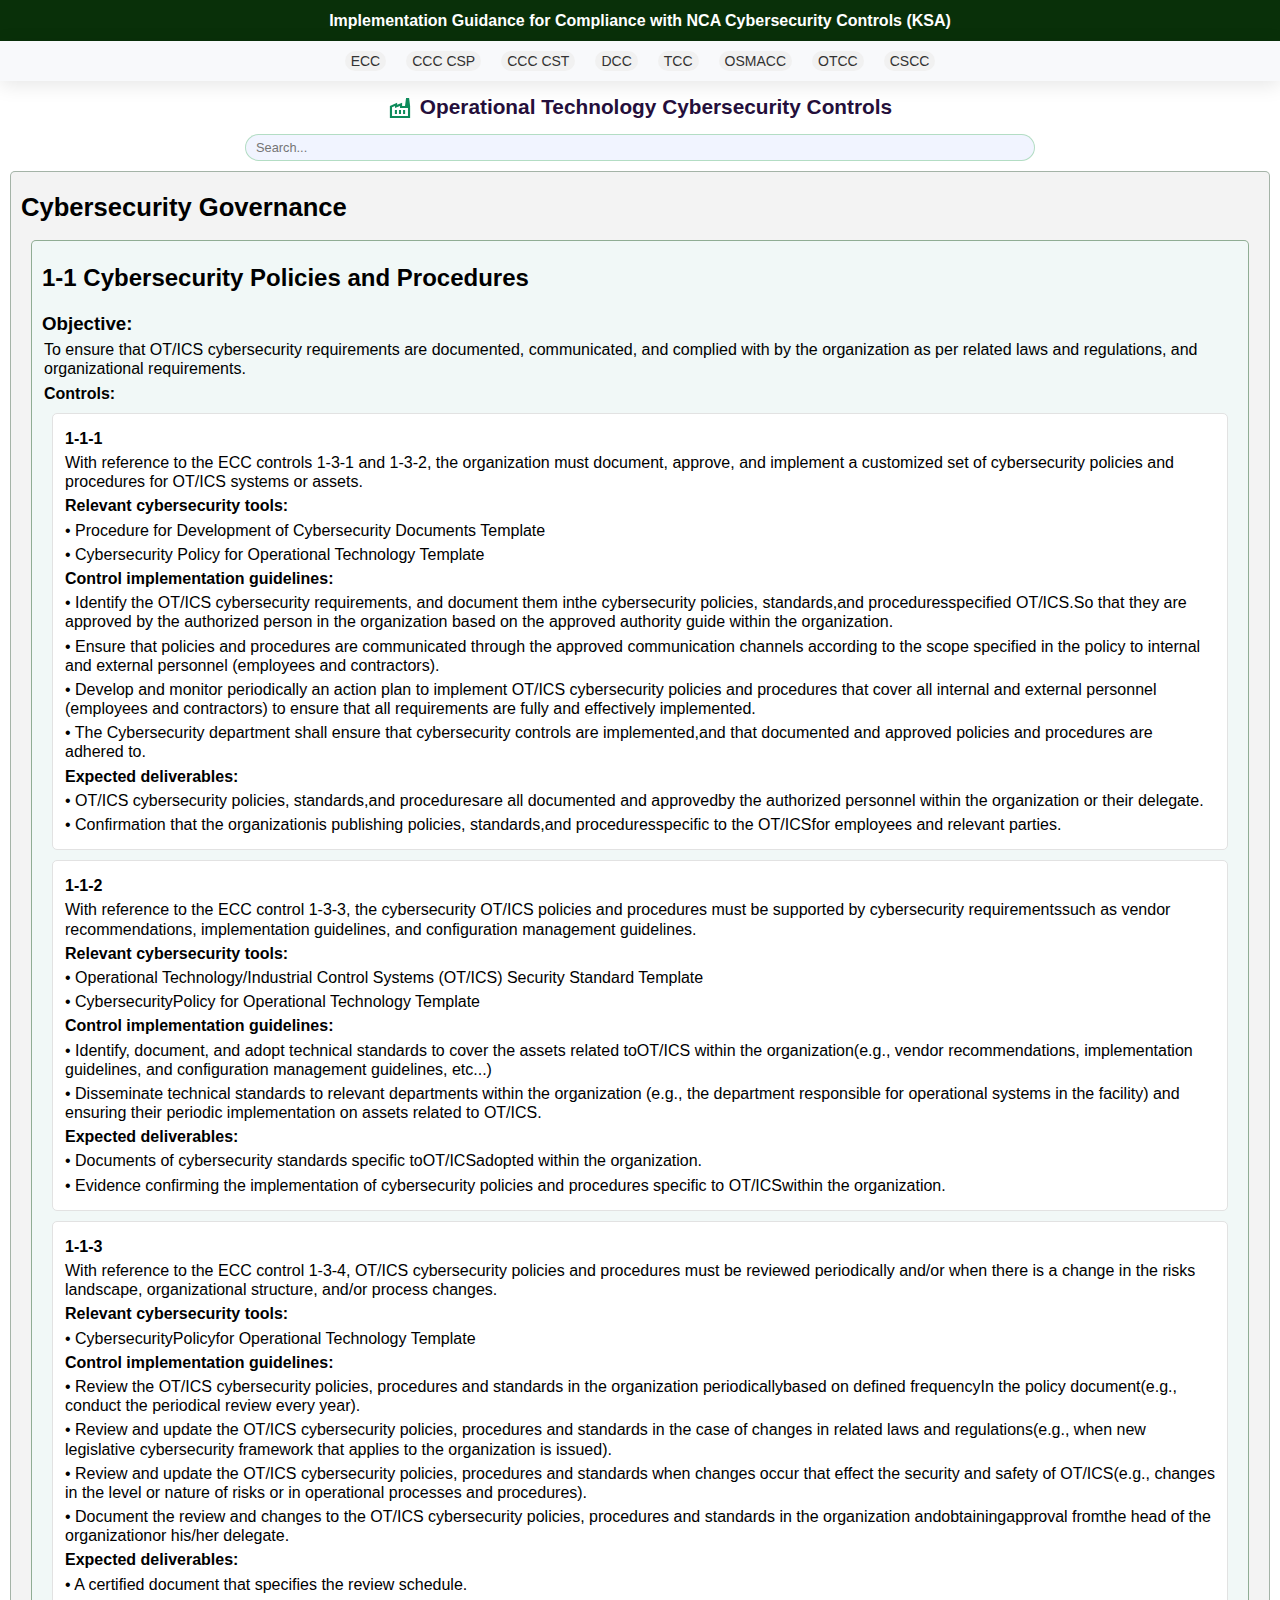
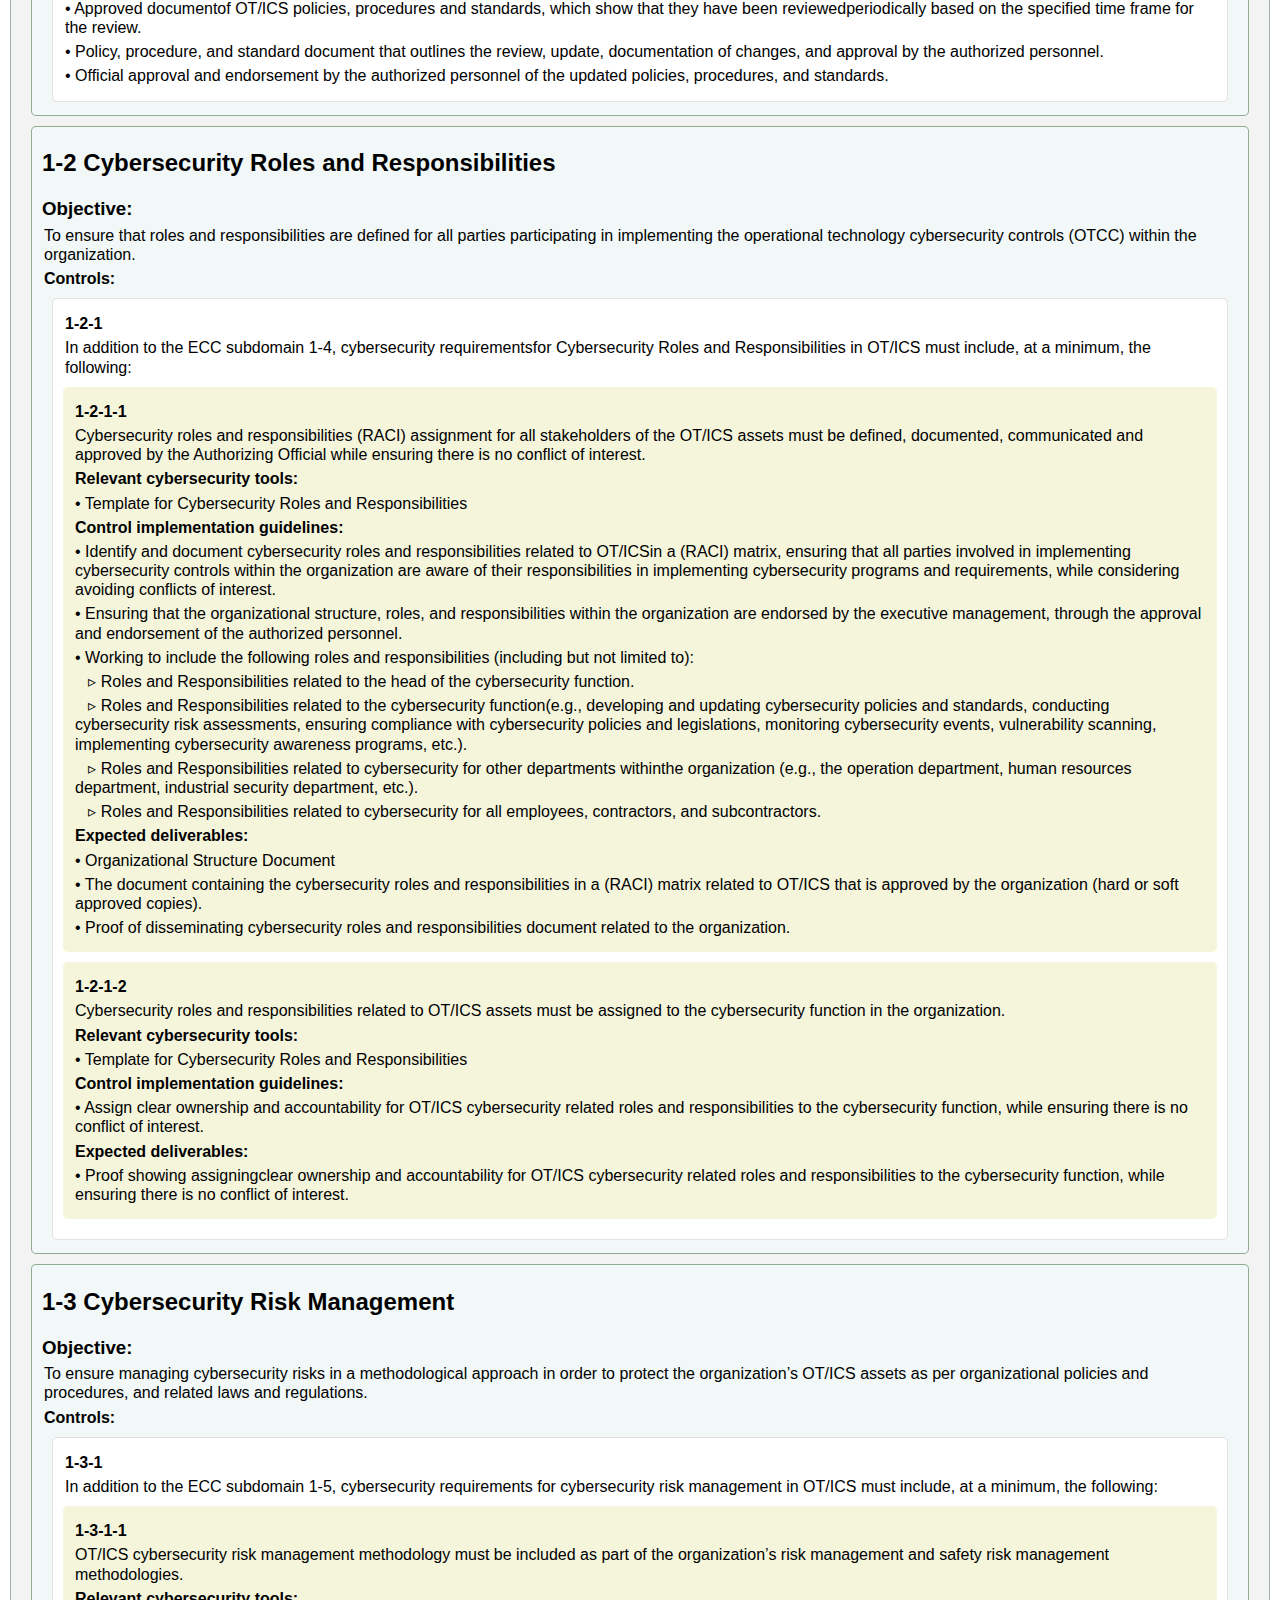
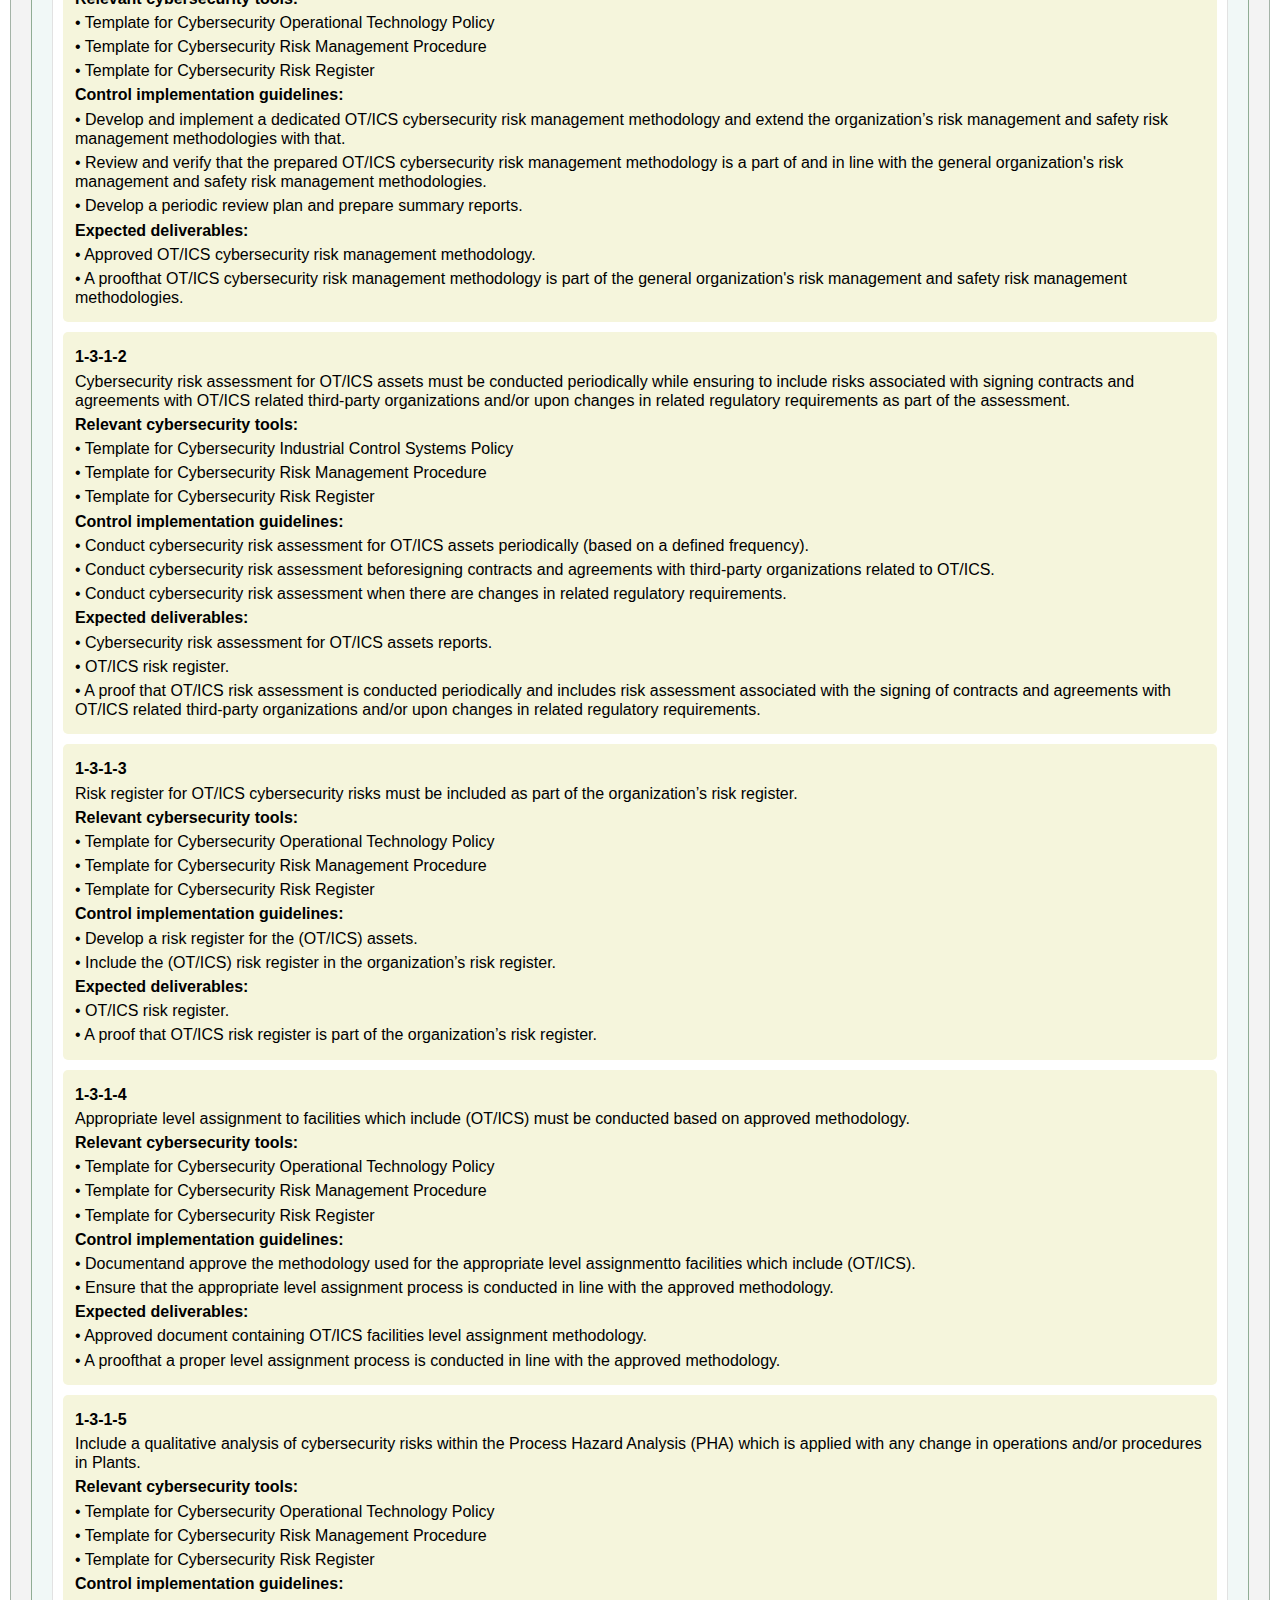
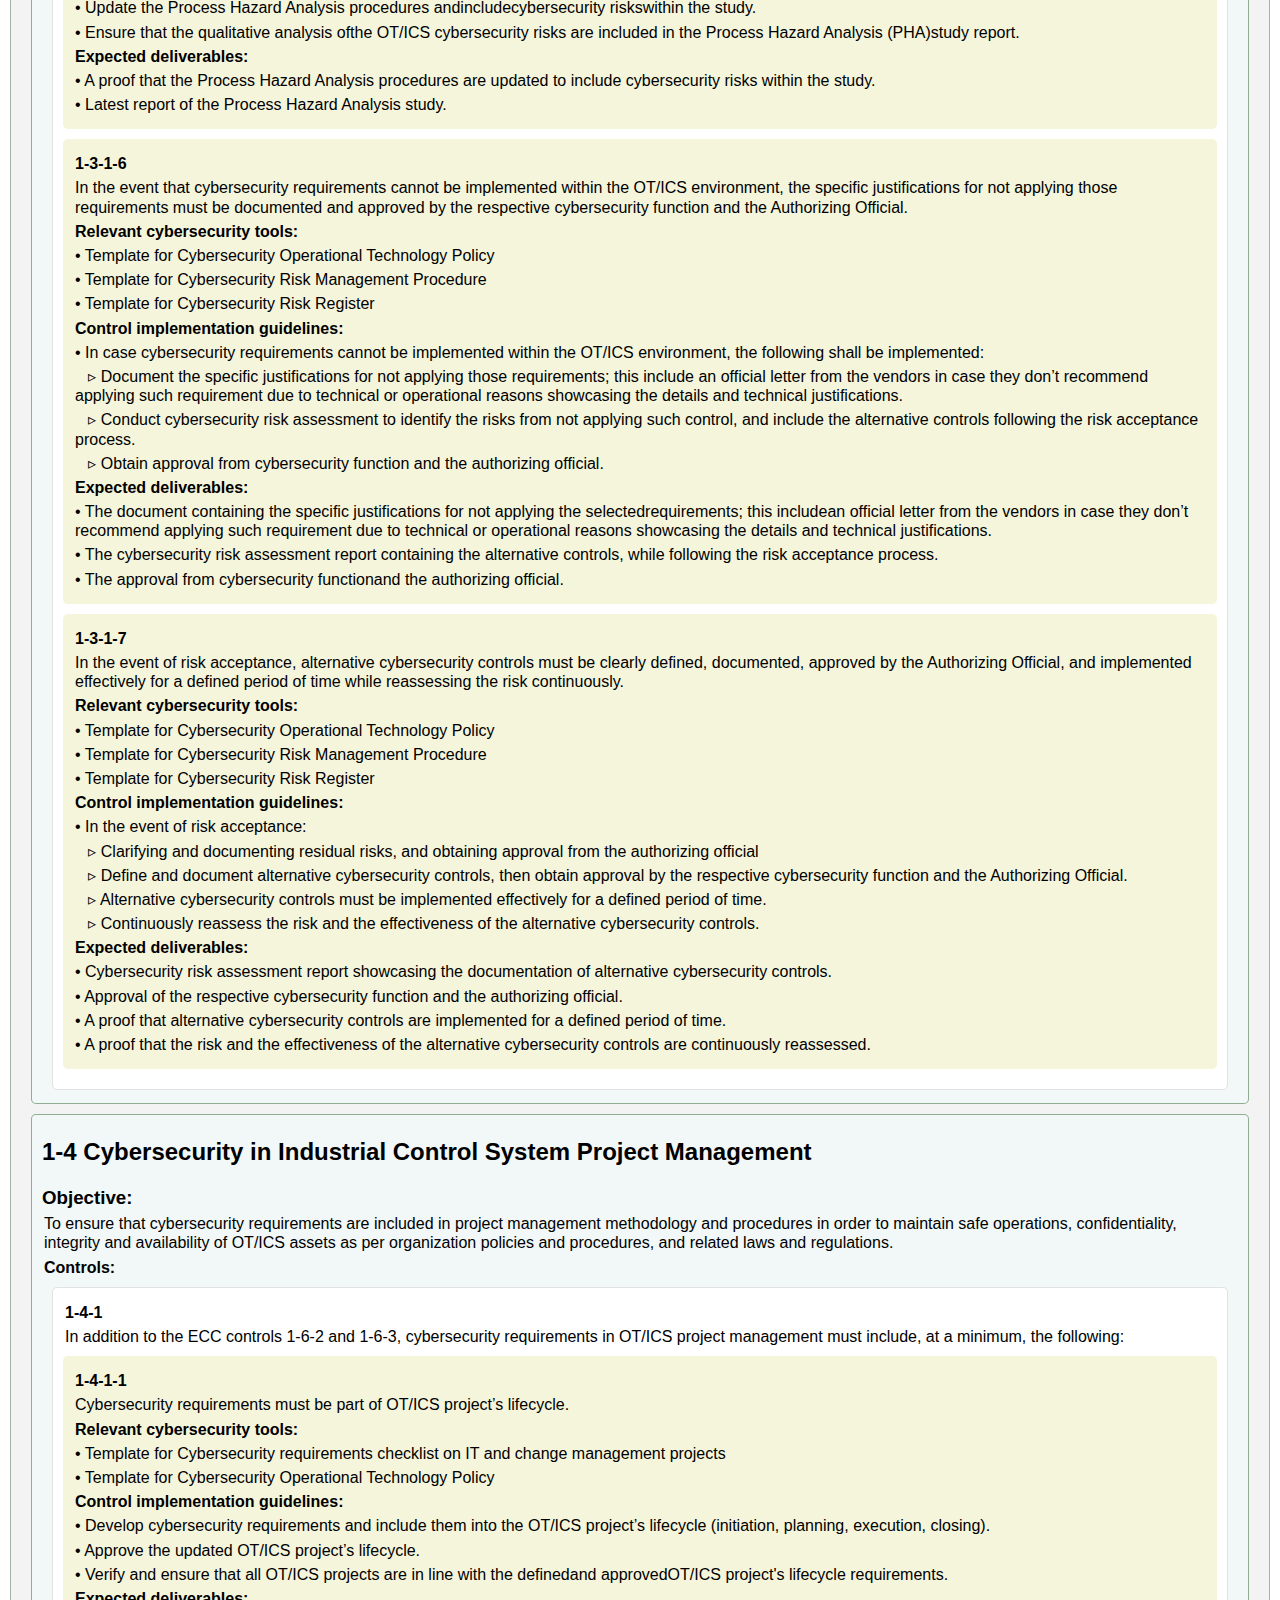
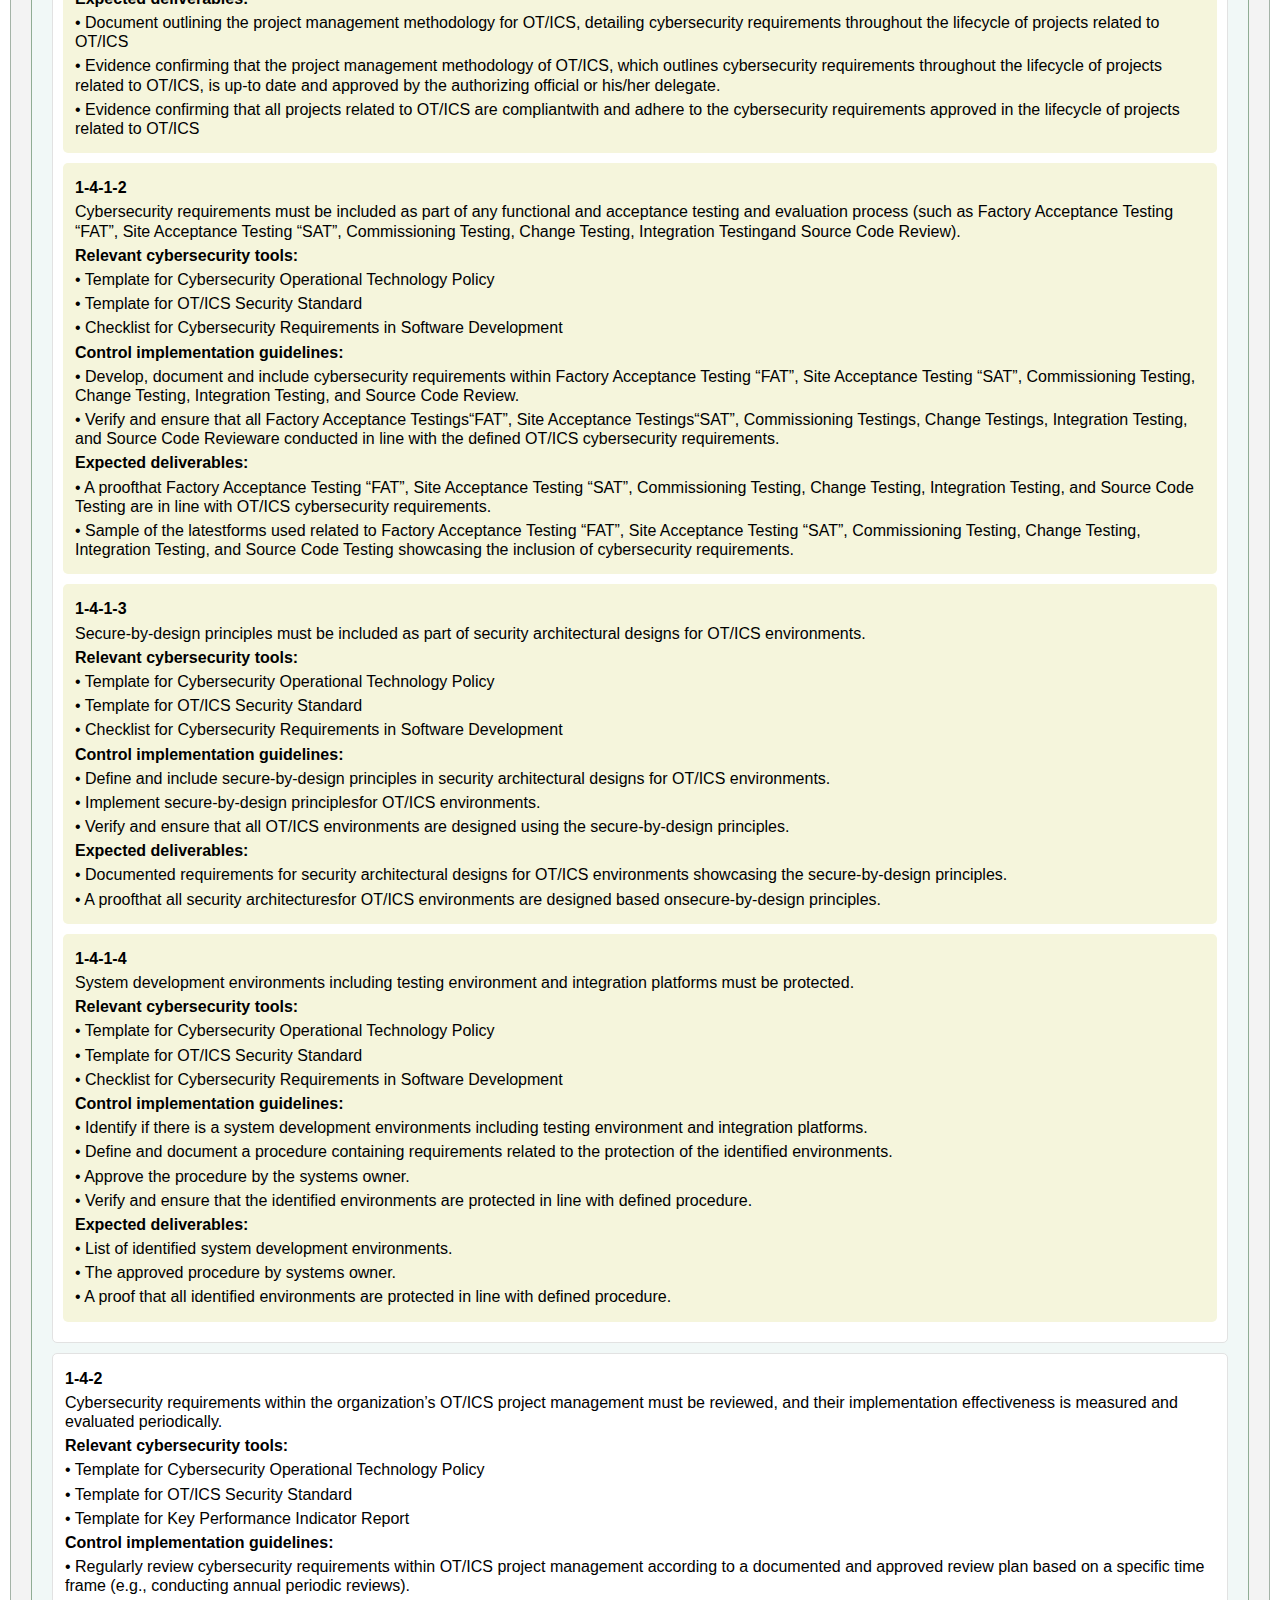
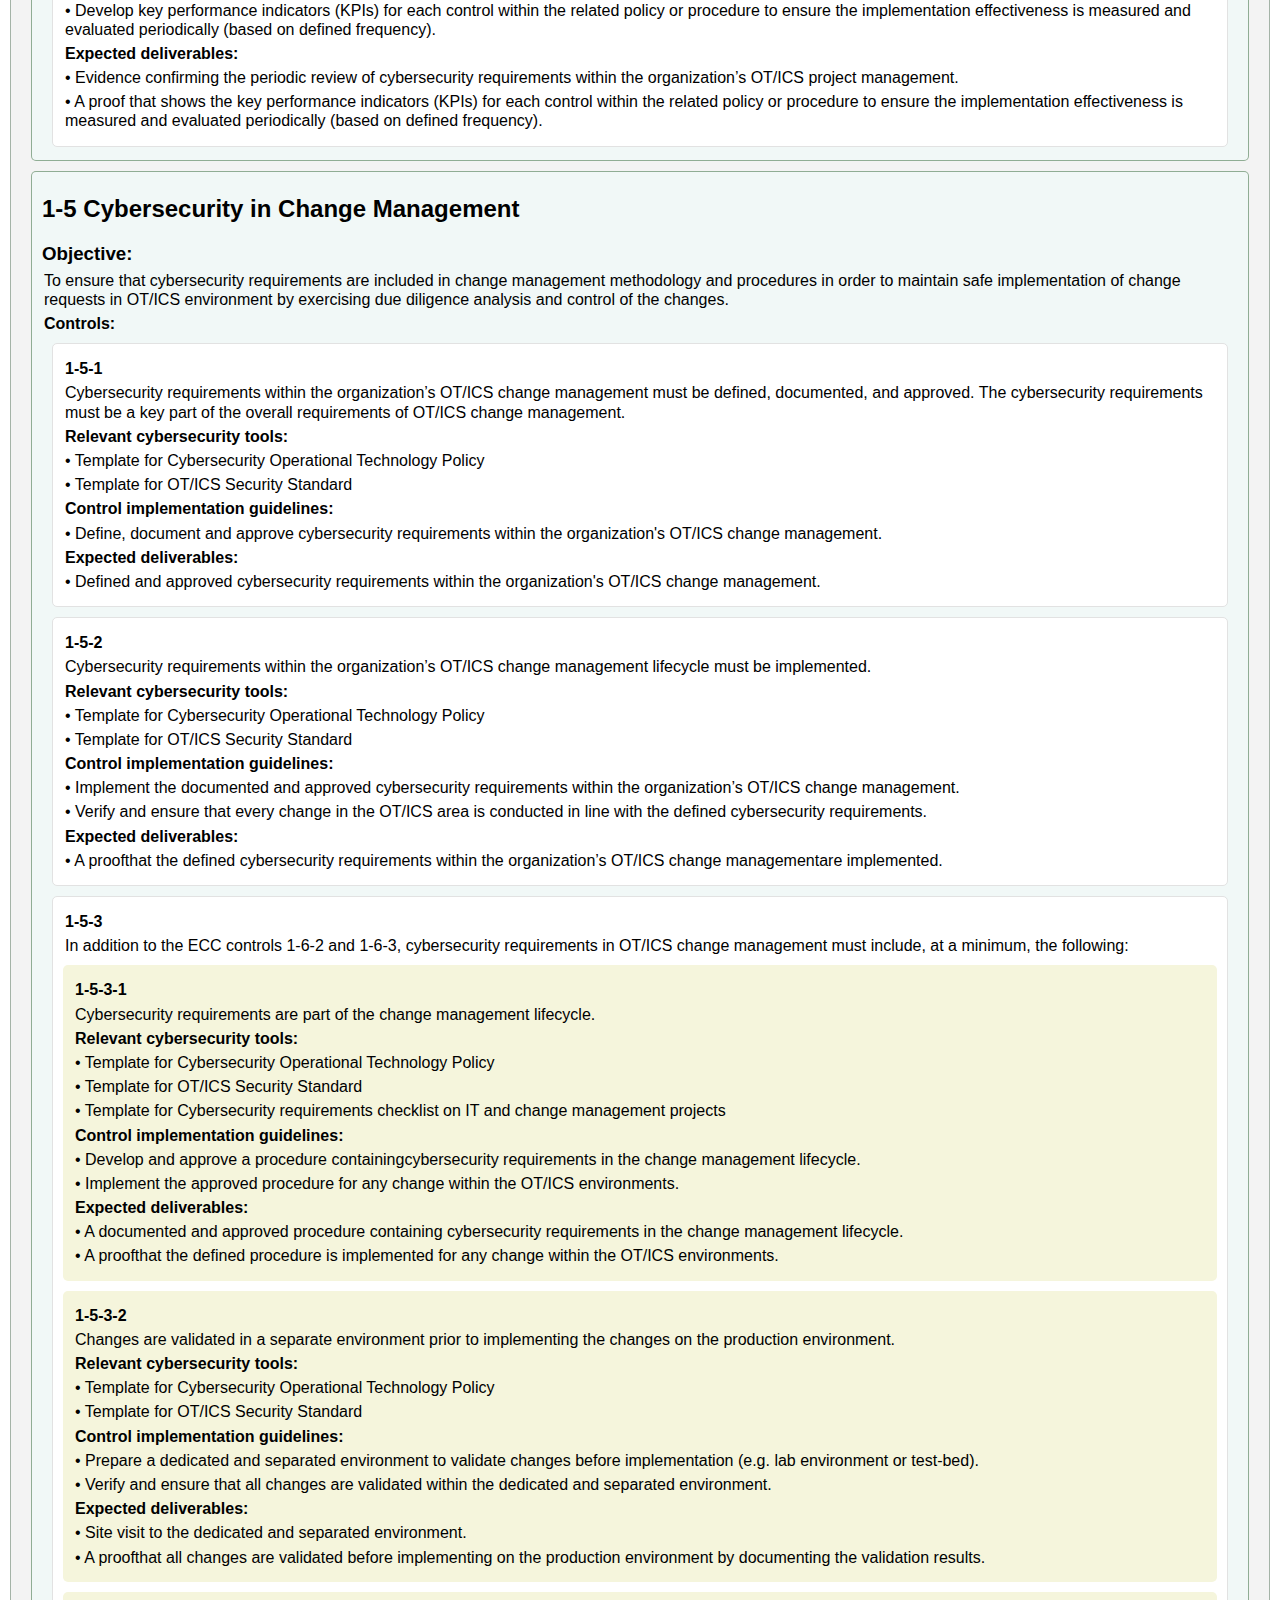
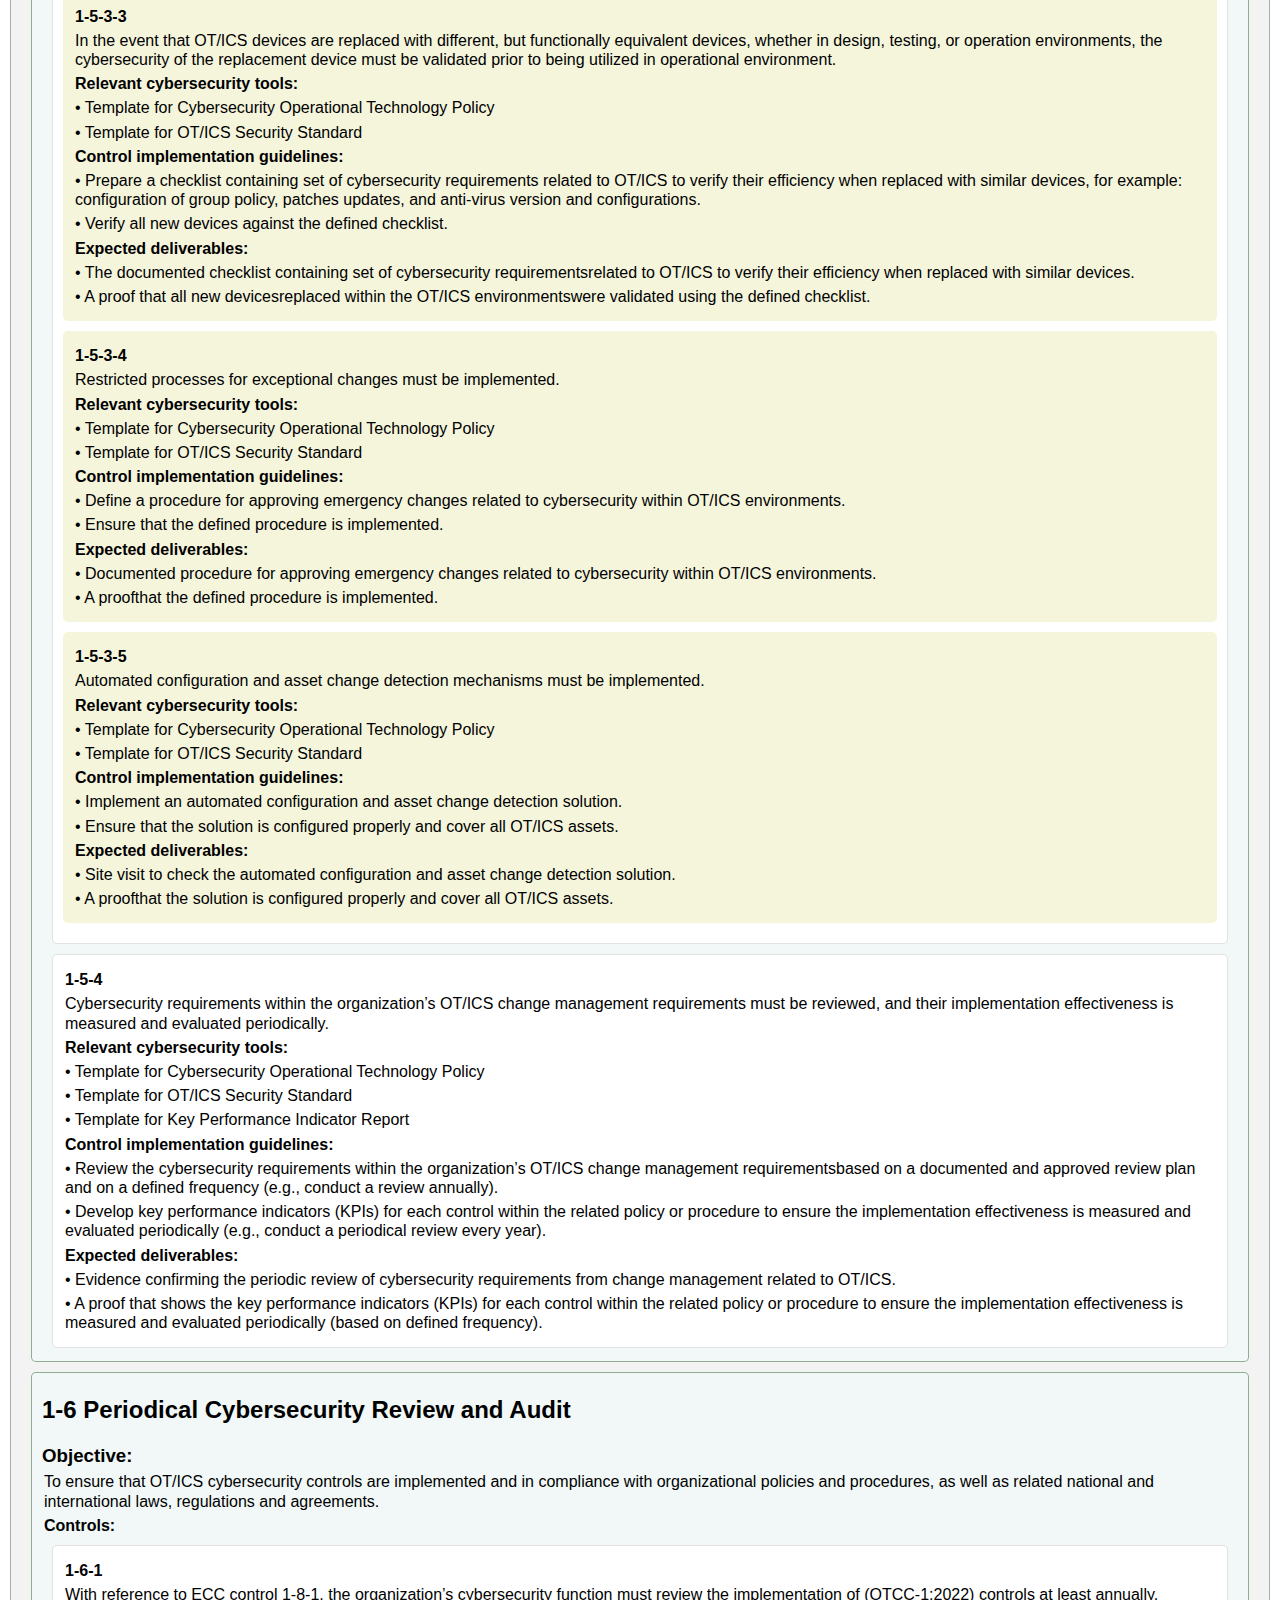
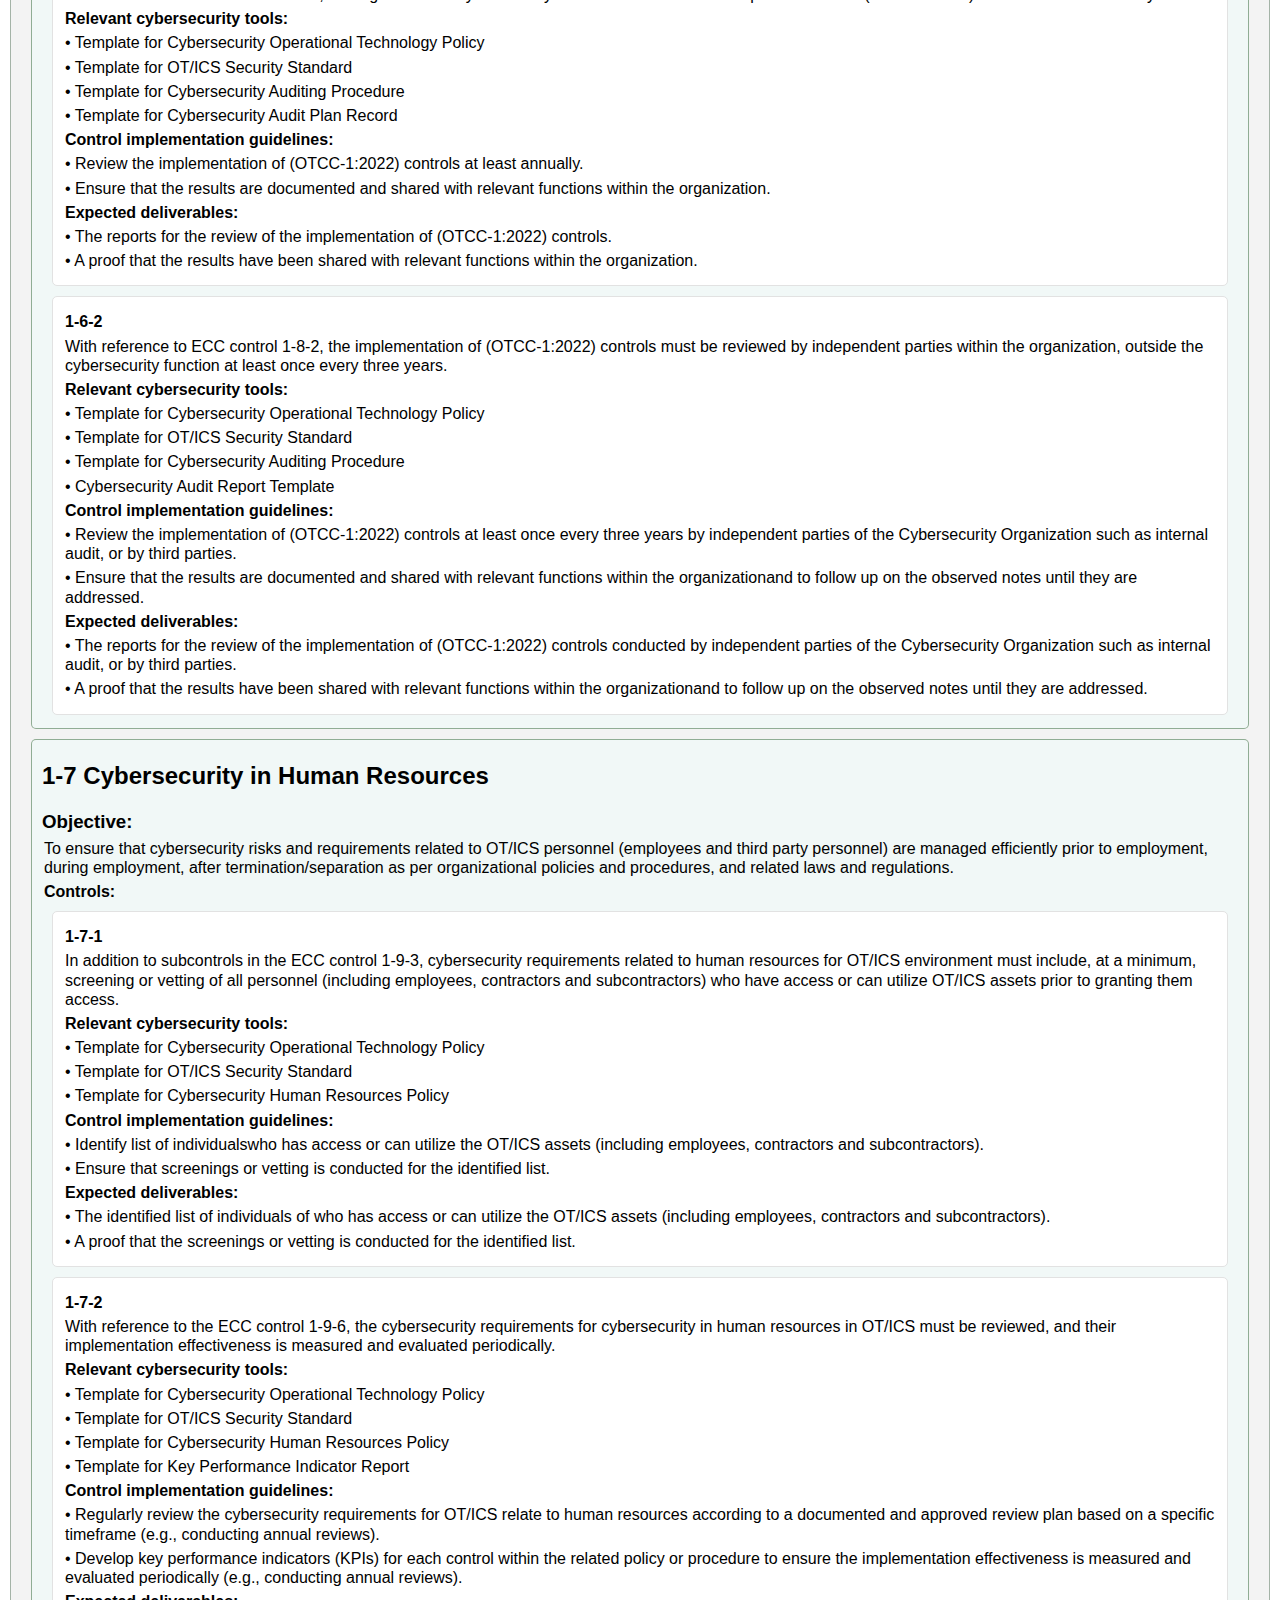
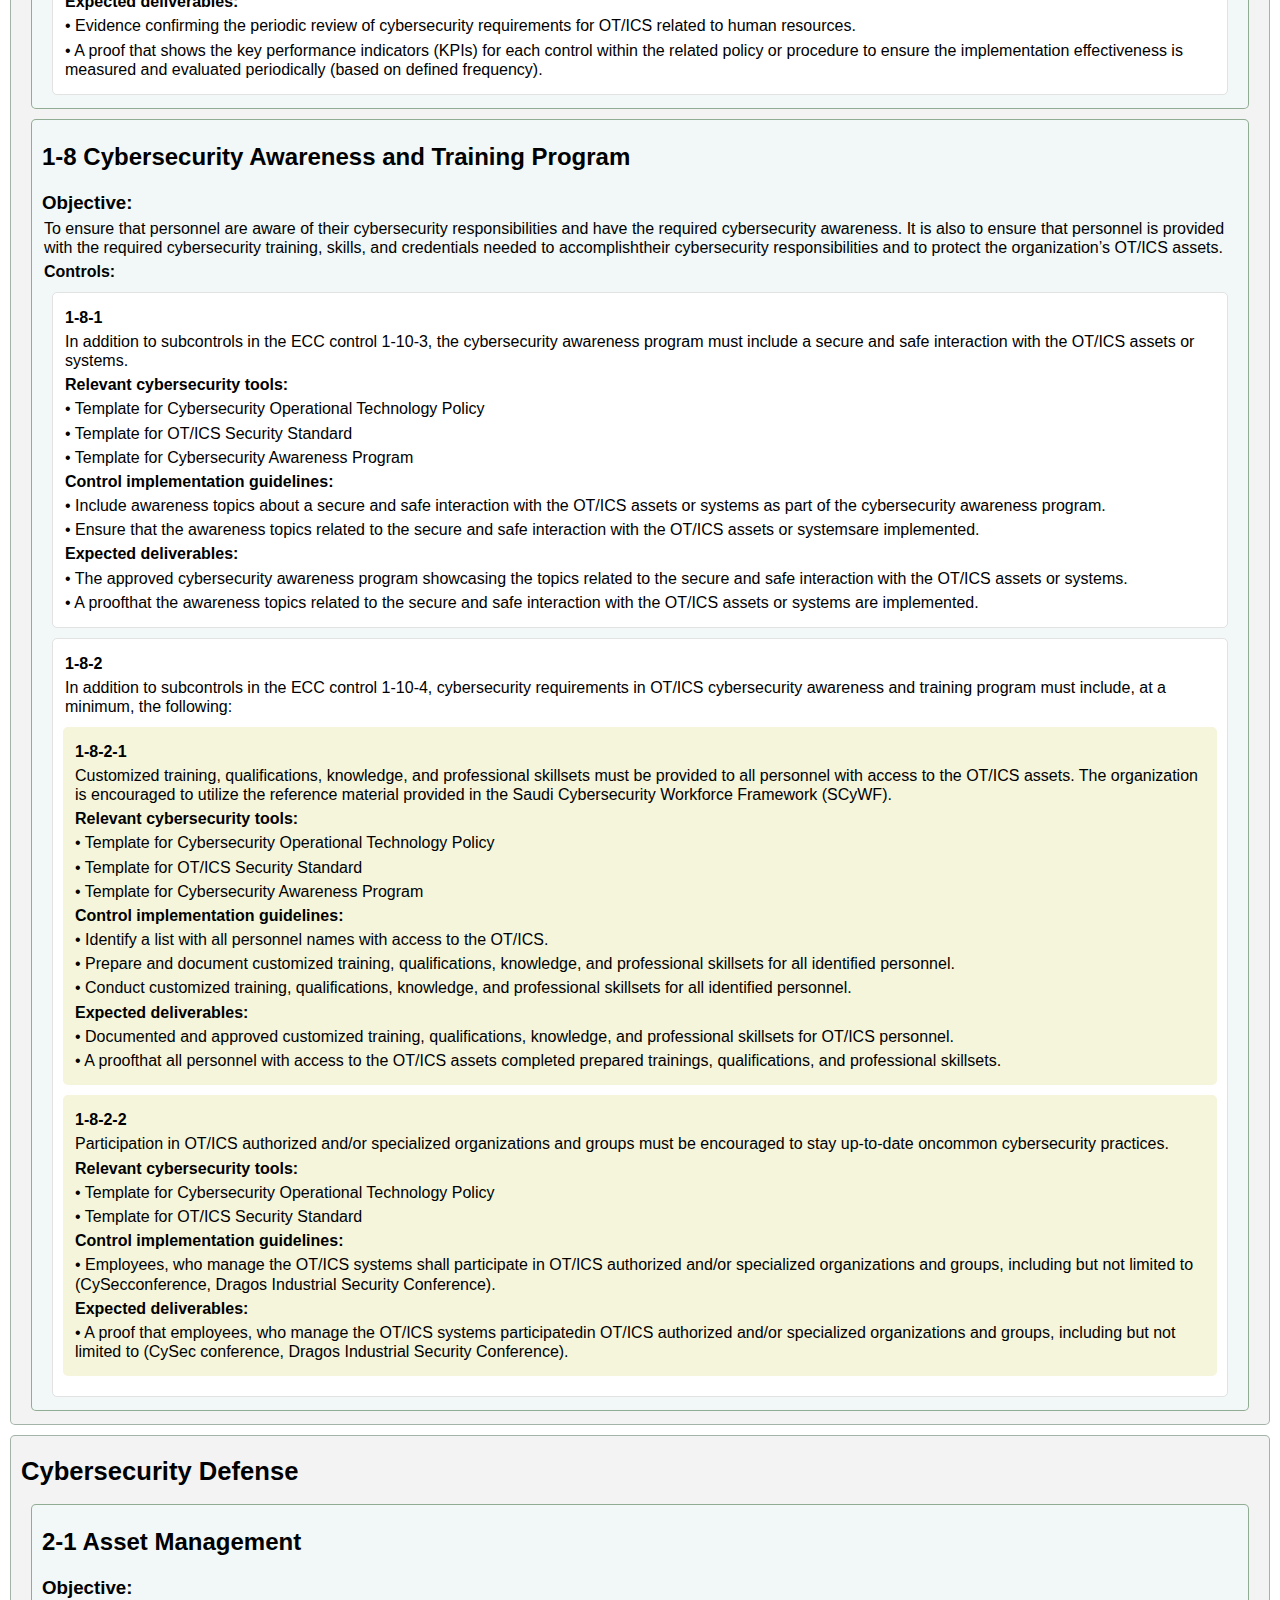
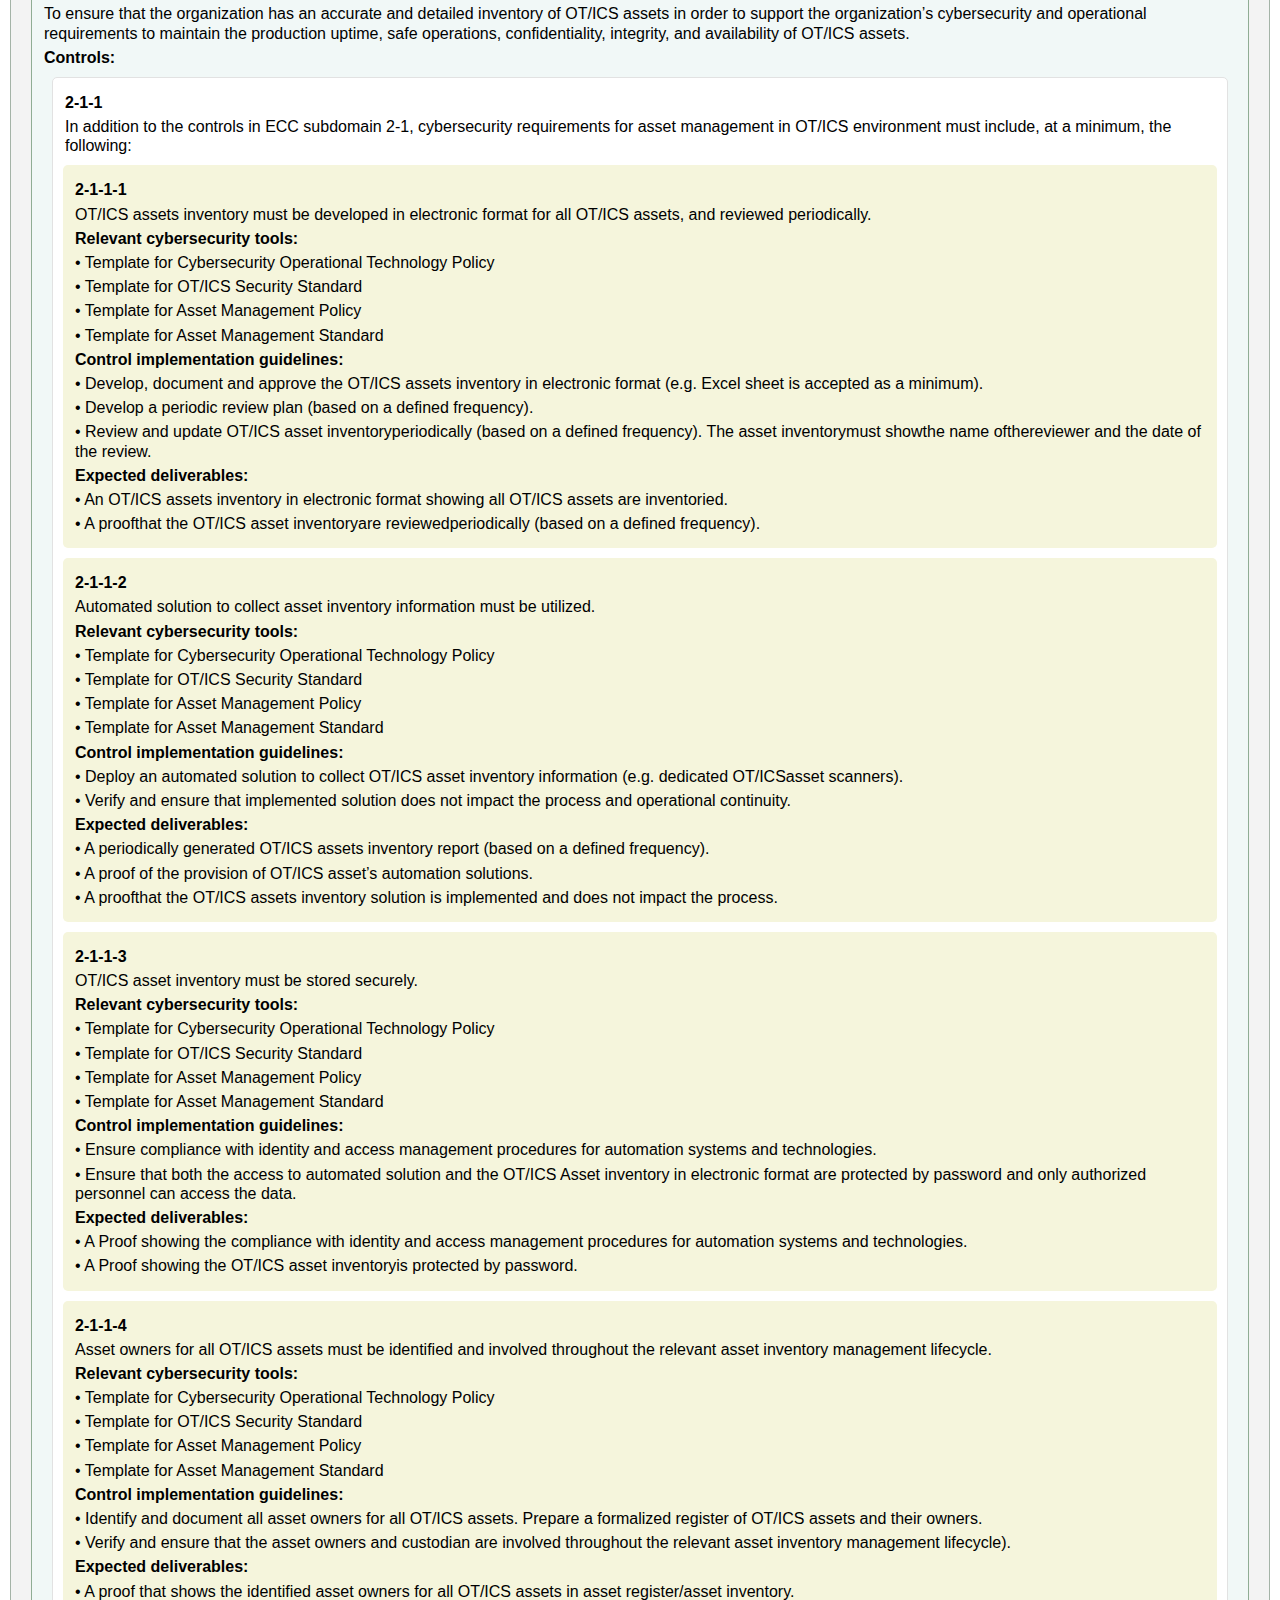
<file: otcc.html>
<!doctype html>
<html lang="en">

<head>
  <meta charset="utf-8" />
  <title>NCA Guidance Hub</title>
  <link rel="icon" type="image/x-icon" href="gem.png">
  <link rel="stylesheet" href="style.css">
  <script src="script.js"></script>
</head>

<body>
  <!-- ------------------------- CONSTANT Starts--------------- -->
  <div class="NCA-main-heading">
    
    <h1>Implementation Guidance for Compliance with NCA Cybersecurity Controls (KSA)</h1>
    
    <!-- darkmode button -->
    <!-- <label class="ui-switch">
      <input type="checkbox" id="themeSwitch">
      <div class="slider">
        <div class="circle"></div>
      </div>
    </label>
  -->
</div>
<!-- Nav Bar for all standard Links -->
<div class="navbar-container">
  <div class="navb4r">
    <a href="index.html" class="nav-item-1">ECC</a>
    <!-- <p class="hide">Essential Cybersecurity Controls</p> -->

      <a href="ccc-csp.html" class="nav-item-2">CCC CSP</a>
      <!-- <p class="hide">Cloud Cybersecurity Controls (Provider)</p> -->
      
      <a href="ccc-cst.html" class="nav-item-3">CCC CST</a>
      <!-- <p class="hide">Cloud Cybersecurity Controls (Tenant)</p> -->
      
      <a href="dcc.html" class="nav-item-4">DCC</a>
      <!-- <p class="hide">Data Cybersecurity Controls</p> -->
      
      <a href="tcc.html" class="nav-item-5">TCC</a>
      <!-- <p class="hide">Telework Cybersecurity Controls</p> -->
      
      <a href="osmacc.html" class="nav-item-6">OSMACC</a>
      <!-- <p class="hide">Organizational Social Media Accounts Cybersecurity Controls</p> -->
      
      <a href="otcc.html" class="nav-item-7">OTCC</a>
      <!-- <p class="hide">Operational Technology Cybersecurity Controls</p> -->
      
      <a href="cscc.html" class="nav-item-8">CSCC</a>
      <!-- <p class="hide">Critical Systems Cybersecurity Controls</p> -->
    </div>
  </div>
  <div class="navbar">
    <svg xmlns="http://www.w3.org/2000/svg" height="24px" viewBox="0 -960 960 960" width="24px" fill="#0e8b5b"><path d="M75.09-75.09v-488.69l289.82-123.46v79.98l200-80.24v122.68h320v489.73H75.09Zm86-86h637.82v-317.54H480.59V-560l-200 80v-78.98l-119.5 52.87v345.02Zm277.82-81.41h82.18v-155h-82.18v155Zm-163.82 0h82.41v-155h-82.41v155Zm327.41 0h82.41v-155H602.5v155Zm282.41-322.41H681.04l40.5-315.59h122.42l40.95 315.59ZM161.09-161.09H798.91 161.09Z"/></svg>
    <h1 class="Main-H">Operational Technology Cybersecurity Controls</h1>
    
  </div>

  <!-- Search Bar -->
  <div class="search-container">
    <input type="text" id="siteSearch" placeholder="Search..." oninput="searchSite()" />
  </div>
  <!-- ------------------------- CONSTANT Ends --------------- -->


  <div class="main-domain">
    <h1>Cybersecurity Governance</h1>
    <div class="subdomain">
      <h2>1-1 Cybersecurity Policies and Procedures</h2>
      <h3>Objective:</h3>
      <p>To ensure that OT/ICS cybersecurity requirements are documented, communicated, and complied with by the
        organization as per related laws and regulations, and organizational requirements.</p>
      <p><strong>Controls:</strong></p>
      <div class="control">
        <p><strong>1-1-1</strong></p>
        <p>With reference to the ECC controls 1-3-1 and 1-3-2, the organization must document, approve, and implement a
          customized set of cybersecurity policies and procedures for OT/ICS systems or assets.</p>
        <div class="relevant-tools">
          <p><strong>Relevant cybersecurity tools:</strong></p>
          <p>&#8226; Procedure for Development of Cybersecurity Documents Template</p>
          <p>&#8226; Cybersecurity Policy for Operational Technology Template</p>
        </div>

        <div class="impl-guidelines">
          <p><strong>Control implementation guidelines:</strong></p>
          <p>&#8226; Identify the OT/ICS cybersecurity requirements, and document them inthe cybersecurity policies,
            standards,and proceduresspecified OT/ICS.So that they are approved by the authorized person in the
            organization based on the approved authority guide within the organization.</p>
          <p>&#8226; Ensure that policies and procedures are communicated through the approved communication channels
            according to the scope specified in the policy to internal and external personnel (employees and
            contractors).</p>
          <p>&#8226; Develop and monitor periodically an action plan to implement OT/ICS cybersecurity policies and
            procedures that cover all internal and external personnel (employees and contractors) to ensure that all
            requirements are fully and effectively implemented.</p>
          <p>&#8226; The Cybersecurity department shall ensure that cybersecurity controls are implemented,and that
            documented and approved policies and procedures are adhered to.</p>
        </div>

        <div class="expected-deliverables">
          <p><strong>Expected deliverables:</strong></p>
          <p>&#8226; OT/ICS cybersecurity policies, standards,and proceduresare all documented and approvedby the
            authorized personnel within the organization or their delegate.</p>
          <p>&#8226; Confirmation that the organizationis publishing policies, standards,and proceduresspecific to the
            OT/ICSfor employees and relevant parties.</p>
        </div>

      </div>

      <div class="control">
        <p><strong>1-1-2</strong></p>
        <p>With reference to the ECC control 1-3-3, the cybersecurity OT/ICS policies and procedures must be supported
          by cybersecurity requirementssuch as vendor recommendations, implementation guidelines, and configuration
          management guidelines.</p>
        <div class="relevant-tools">
          <p><strong>Relevant cybersecurity tools:</strong></p>
          <p>&#8226; Operational Technology/Industrial Control Systems (OT/ICS) Security Standard Template</p>
          <p>&#8226; CybersecurityPolicy for Operational Technology Template</p>
        </div>

        <div class="impl-guidelines">
          <p><strong>Control implementation guidelines:</strong></p>
          <p>&#8226; Identify, document, and adopt technical standards to cover the assets related toOT/ICS within the
            organization(e.g., vendor recommendations, implementation guidelines, and configuration management
            guidelines, etc...)</p>
          <p>&#8226; Disseminate technical standards to relevant departments within the organization (e.g., the
            department responsible for operational systems in the facility) and ensuring their periodic implementation
            on assets related to OT/ICS.</p>
        </div>

        <div class="expected-deliverables">
          <p><strong>Expected deliverables:</strong></p>
          <p>&#8226; Documents of cybersecurity standards specific toOT/ICSadopted within the organization.</p>
          <p>&#8226; Evidence confirming the implementation of cybersecurity policies and procedures specific to
            OT/ICSwithin the organization.</p>
        </div>

      </div>

      <div class="control">
        <p><strong>1-1-3</strong></p>
        <p>With reference to the ECC control 1-3-4, OT/ICS cybersecurity policies and procedures must be reviewed
          periodically and/or when there is a change in the risks landscape, organizational structure, and/or process
          changes.</p>
        <div class="relevant-tools">
          <p><strong>Relevant cybersecurity tools:</strong></p>
          <p>&#8226; CybersecurityPolicyfor Operational Technology Template</p>
        </div>

        <div class="impl-guidelines">
          <p><strong>Control implementation guidelines:</strong></p>
          <p>&#8226; Review the OT/ICS cybersecurity policies, procedures and standards in the organization
            periodicallybased on defined frequencyIn the policy document(e.g., conduct the periodical review every
            year).</p>
          <p>&#8226; Review and update the OT/ICS cybersecurity policies, procedures and standards in the case of
            changes in related laws and regulations(e.g., when new legislative cybersecurity framework that applies to
            the organization is issued).</p>
          <p>&#8226; Review and update the OT/ICS cybersecurity policies, procedures and standards when changes occur
            that effect the security and safety of OT/ICS(e.g., changes in the level or nature of risks or in
            operational processes and procedures).</p>
          <p>&#8226; Document the review and changes to the OT/ICS cybersecurity policies, procedures and standards in
            the organization andobtainingapproval fromthe head of the organizationor his/her delegate.</p>
        </div>

        <div class="expected-deliverables">
          <p><strong>Expected deliverables:</strong></p>
          <p>&#8226; A certified document that specifies the review schedule.</p>
          <p>&#8226; Approved documentof OT/ICS policies, procedures and standards, which show that they have been
            reviewedperiodically based on the specified time frame for the review.</p>
          <p>&#8226; Policy, procedure, and standard document that outlines the review, update, documentation of
            changes, and approval by the authorized personnel.</p>
          <p>&#8226; Official approval and endorsement by the authorized personnel of the updated policies, procedures,
            and standards.</p>
        </div>

      </div>

    </div>

    <div class="subdomain">
      <h2>1-2 Cybersecurity Roles and Responsibilities</h2>
      <h3>Objective:</h3>
      <p>To ensure that roles and responsibilities are defined for all parties participating in implementing the
        operational technology cybersecurity controls (OTCC) within the organization.</p>
      <p><strong>Controls:</strong></p>
      <div class="control">
        <p><strong>1-2-1</strong></p>
        <p>In addition to the ECC subdomain 1-4, cybersecurity requirementsfor Cybersecurity Roles and Responsibilities
          in OT/ICS must include, at a minimum, the following:</p>
        <div class="subcontrols">
          <div class="subcontrol">
            <p><strong>1-2-1-1</strong></p>
            <p>Cybersecurity roles and responsibilities (RACI) assignment for all stakeholders of the OT/ICS assets must
              be defined, documented, communicated and approved by the Authorizing Official while ensuring there is no
              conflict of interest.</p>
            <div class="relevant-tools">
              <p><strong>Relevant cybersecurity tools:</strong></p>
              <p>&#8226; Template for Cybersecurity Roles and Responsibilities</p>
            </div>

            <div class="impl-guidelines">
              <p><strong>Control implementation guidelines:</strong></p>
              <p>&#8226; Identify and document cybersecurity roles and responsibilities related to OT/ICSin a (RACI)
                matrix, ensuring that all parties involved in implementing cybersecurity controls within the
                organization are aware of their responsibilities in implementing cybersecurity programs and
                requirements, while considering avoiding conflicts of interest.</p>
              <p>&#8226; Ensuring that the organizational structure, roles, and responsibilities within the organization
                are endorsed by the executive management, through the approval and endorsement of the authorized
                personnel.</p>
              <p>&#8226; Working to include the following roles and responsibilities (including but not limited to):</p>
              <p>&nbsp;&nbsp;&nbsp;▹ Roles and Responsibilities related to the head of the cybersecurity function.</p>
              <p>&nbsp;&nbsp;&nbsp;▹ Roles and Responsibilities related to the cybersecurity function(e.g., developing
                and updating cybersecurity policies and standards, conducting cybersecurity risk assessments, ensuring
                compliance with cybersecurity policies and legislations, monitoring cybersecurity events, vulnerability
                scanning, implementing cybersecurity awareness programs, etc.).</p>
              <p>&nbsp;&nbsp;&nbsp;▹ Roles and Responsibilities related to cybersecurity for other departments withinthe
                organization (e.g., the operation department, human resources department, industrial security
                department, etc.).</p>
              <p>&nbsp;&nbsp;&nbsp;▹ Roles and Responsibilities related to cybersecurity for all employees, contractors,
                and subcontractors.</p>
            </div>

            <div class="expected-deliverables">
              <p><strong>Expected deliverables:</strong></p>
              <p>&#8226; Organizational Structure Document</p>
              <p>&#8226; The document containing the cybersecurity roles and responsibilities in a (RACI) matrix related
                to OT/ICS that is approved by the organization (hard or soft approved copies).</p>
              <p>&#8226; Proof of disseminating cybersecurity roles and responsibilities document related to the
                organization.</p>
            </div>

          </div>

          <div class="subcontrol">
            <p><strong>1-2-1-2</strong></p>
            <p>Cybersecurity roles and responsibilities related to OT/ICS assets must be assigned to the cybersecurity
              function in the organization.</p>
            <div class="relevant-tools">
              <p><strong>Relevant cybersecurity tools:</strong></p>
              <p>&#8226; Template for Cybersecurity Roles and Responsibilities</p>
            </div>

            <div class="impl-guidelines">
              <p><strong>Control implementation guidelines:</strong></p>
              <p>&#8226; Assign clear ownership and accountability for OT/ICS cybersecurity related roles and
                responsibilities to the cybersecurity function, while ensuring there is no conflict of interest.</p>
            </div>

            <div class="expected-deliverables">
              <p><strong>Expected deliverables:</strong></p>
              <p>&#8226; Proof showing assigningclear ownership and accountability for OT/ICS cybersecurity related
                roles and responsibilities to the cybersecurity function, while ensuring there is no conflict of
                interest.</p>
            </div>

          </div>

        </div>

      </div>

    </div>

    <div class="subdomain">
      <h2>1-3 Cybersecurity Risk Management</h2>
      <h3>Objective:</h3>
      <p>To ensure managing cybersecurity risks in a methodological approach in order to protect the organization’s
        OT/ICS assets as per organizational policies and procedures, and related laws and regulations.</p>
      <p><strong>Controls:</strong></p>
      <div class="control">
        <p><strong>1-3-1</strong></p>
        <p>In addition to the ECC subdomain 1-5, cybersecurity requirements for cybersecurity risk management in OT/ICS
          must include, at a minimum, the following:</p>
        <div class="subcontrols">
          <div class="subcontrol">
            <p><strong>1-3-1-1</strong></p>
            <p>OT/ICS cybersecurity risk management methodology must be included as part of the organization’s risk
              management and safety risk management methodologies.</p>
            <div class="relevant-tools">
              <p><strong>Relevant cybersecurity tools:</strong></p>
              <p>&#8226; Template for Cybersecurity Operational Technology Policy</p>
              <p>&#8226; Template for Cybersecurity Risk Management Procedure</p>
              <p>&#8226; Template for Cybersecurity Risk Register</p>
            </div>

            <div class="impl-guidelines">
              <p><strong>Control implementation guidelines:</strong></p>
              <p>&#8226; Develop and implement a dedicated OT/ICS cybersecurity risk management methodology and extend
                the organization’s risk management and safety risk management methodologies with that.</p>
              <p>&#8226; Review and verify that the prepared OT/ICS cybersecurity risk management methodology is a part
                of and in line with the general organization's risk management and safety risk management methodologies.
              </p>
              <p>&#8226; Develop a periodic review plan and prepare summary reports.</p>
            </div>

            <div class="expected-deliverables">
              <p><strong>Expected deliverables:</strong></p>
              <p>&#8226; Approved OT/ICS cybersecurity risk management methodology.</p>
              <p>&#8226; A proofthat OT/ICS cybersecurity risk management methodology is part of the general
                organization's risk management and safety risk management methodologies.</p>
            </div>

          </div>

          <div class="subcontrol">
            <p><strong>1-3-1-2</strong></p>
            <p>Cybersecurity risk assessment for OT/ICS assets must be conducted periodically while ensuring to include
              risks associated with signing contracts and agreements with OT/ICS related third-party organizations
              and/or upon changes in related regulatory requirements as part of the assessment.</p>
            <div class="relevant-tools">
              <p><strong>Relevant cybersecurity tools:</strong></p>
              <p>&#8226; Template for Cybersecurity Industrial Control Systems Policy</p>
              <p>&#8226; Template for Cybersecurity Risk Management Procedure</p>
              <p>&#8226; Template for Cybersecurity Risk Register</p>
            </div>

            <div class="impl-guidelines">
              <p><strong>Control implementation guidelines:</strong></p>
              <p>&#8226; Conduct cybersecurity risk assessment for OT/ICS assets periodically (based on a defined
                frequency).</p>
              <p>&#8226; Conduct cybersecurity risk assessment beforesigning contracts and agreements with third-party
                organizations related to OT/ICS.</p>
              <p>&#8226; Conduct cybersecurity risk assessment when there are changes in related regulatory
                requirements.</p>
            </div>

            <div class="expected-deliverables">
              <p><strong>Expected deliverables:</strong></p>
              <p>&#8226; Cybersecurity risk assessment for OT/ICS assets reports.</p>
              <p>&#8226; OT/ICS risk register.</p>
              <p>&#8226; A proof that OT/ICS risk assessment is conducted periodically and includes risk assessment
                associated with the signing of contracts and agreements with OT/ICS related third-party organizations
                and/or upon changes in related regulatory requirements.</p>
            </div>

          </div>

          <div class="subcontrol">
            <p><strong>1-3-1-3</strong></p>
            <p>Risk register for OT/ICS cybersecurity risks must be included as part of the organization’s risk
              register.</p>
            <div class="relevant-tools">
              <p><strong>Relevant cybersecurity tools:</strong></p>
              <p>&#8226; Template for Cybersecurity Operational Technology Policy</p>
              <p>&#8226; Template for Cybersecurity Risk Management Procedure</p>
              <p>&#8226; Template for Cybersecurity Risk Register</p>
            </div>

            <div class="impl-guidelines">
              <p><strong>Control implementation guidelines:</strong></p>
              <p>&#8226; Develop a risk register for the (OT/ICS) assets.</p>
              <p>&#8226; Include the (OT/ICS) risk register in the organization’s risk register.</p>
            </div>

            <div class="expected-deliverables">
              <p><strong>Expected deliverables:</strong></p>
              <p>&#8226; OT/ICS risk register.</p>
              <p>&#8226; A proof that OT/ICS risk register is part of the organization’s risk register.</p>
            </div>

          </div>

          <div class="subcontrol">
            <p><strong>1-3-1-4</strong></p>
            <p>Appropriate level assignment to facilities which include (OT/ICS) must be conducted based on approved
              methodology.</p>
            <div class="relevant-tools">
              <p><strong>Relevant cybersecurity tools:</strong></p>
              <p>&#8226; Template for Cybersecurity Operational Technology Policy</p>
              <p>&#8226; Template for Cybersecurity Risk Management Procedure</p>
              <p>&#8226; Template for Cybersecurity Risk Register</p>
            </div>

            <div class="impl-guidelines">
              <p><strong>Control implementation guidelines:</strong></p>
              <p>&#8226; Documentand approve the methodology used for the appropriate level assignmentto facilities
                which include (OT/ICS).</p>
              <p>&#8226; Ensure that the appropriate level assignment process is conducted in line with the approved
                methodology.</p>
            </div>

            <div class="expected-deliverables">
              <p><strong>Expected deliverables:</strong></p>
              <p>&#8226; Approved document containing OT/ICS facilities level assignment methodology.</p>
              <p>&#8226; A proofthat a proper level assignment process is conducted in line with the approved
                methodology.</p>
            </div>

          </div>

          <div class="subcontrol">
            <p><strong>1-3-1-5</strong></p>
            <p>Include a qualitative analysis of cybersecurity risks within the Process Hazard Analysis (PHA) which is
              applied with any change in operations and/or procedures in Plants.</p>
            <div class="relevant-tools">
              <p><strong>Relevant cybersecurity tools:</strong></p>
              <p>&#8226; Template for Cybersecurity Operational Technology Policy</p>
              <p>&#8226; Template for Cybersecurity Risk Management Procedure</p>
              <p>&#8226; Template for Cybersecurity Risk Register</p>
            </div>

            <div class="impl-guidelines">
              <p><strong>Control implementation guidelines:</strong></p>
              <p>&#8226; Update the Process Hazard Analysis procedures andincludecybersecurity riskswithin the study.
              </p>
              <p>&#8226; Ensure that the qualitative analysis ofthe OT/ICS cybersecurity risks are included in the
                Process Hazard Analysis (PHA)study report.</p>
            </div>

            <div class="expected-deliverables">
              <p><strong>Expected deliverables:</strong></p>
              <p>&#8226; A proof that the Process Hazard Analysis procedures are updated to include cybersecurity risks
                within the study.</p>
              <p>&#8226; Latest report of the Process Hazard Analysis study.</p>
            </div>

          </div>

          <div class="subcontrol">
            <p><strong>1-3-1-6</strong></p>
            <p>In the event that cybersecurity requirements cannot be implemented within the OT/ICS environment, the
              specific justifications for not applying those requirements must be documented and approved by the
              respective cybersecurity function and the Authorizing Official.</p>
            <div class="relevant-tools">
              <p><strong>Relevant cybersecurity tools:</strong></p>
              <p>&#8226; Template for Cybersecurity Operational Technology Policy</p>
              <p>&#8226; Template for Cybersecurity Risk Management Procedure</p>
              <p>&#8226; Template for Cybersecurity Risk Register</p>
            </div>

            <div class="impl-guidelines">
              <p><strong>Control implementation guidelines:</strong></p>
              <p>&#8226; In case cybersecurity requirements cannot be implemented within the OT/ICS environment, the
                following shall be implemented:</p>
              <p>&nbsp;&nbsp;&nbsp;▹ Document the specific justifications for not applying those requirements; this
                include an official letter from the vendors in case they don’t recommend applying such requirement due
                to technical or operational reasons showcasing the details and technical justifications.</p>
              <p>&nbsp;&nbsp;&nbsp;▹ Conduct cybersecurity risk assessment to identify the risks from not applying such
                control, and include the alternative controls following the risk acceptance process.</p>
              <p>&nbsp;&nbsp;&nbsp;▹ Obtain approval from cybersecurity function and the authorizing official.</p>
            </div>

            <div class="expected-deliverables">
              <p><strong>Expected deliverables:</strong></p>
              <p>&#8226; The document containing the specific justifications for not applying the selectedrequirements;
                this includean official letter from the vendors in case they don’t recommend applying such requirement
                due to technical or operational reasons showcasing the details and technical justifications.</p>
              <p>&#8226; The cybersecurity risk assessment report containing the alternative controls, while following
                the risk acceptance process.</p>
              <p>&#8226; The approval from cybersecurity functionand the authorizing official.</p>
            </div>

          </div>

          <div class="subcontrol">
            <p><strong>1-3-1-7</strong></p>
            <p>In the event of risk acceptance, alternative cybersecurity controls must be clearly defined, documented,
              approved by the Authorizing Official, and implemented effectively for a defined period of time while
              reassessing the risk continuously.</p>
            <div class="relevant-tools">
              <p><strong>Relevant cybersecurity tools:</strong></p>
              <p>&#8226; Template for Cybersecurity Operational Technology Policy</p>
              <p>&#8226; Template for Cybersecurity Risk Management Procedure</p>
              <p>&#8226; Template for Cybersecurity Risk Register</p>
            </div>

            <div class="impl-guidelines">
              <p><strong>Control implementation guidelines:</strong></p>
              <p>&#8226; In the event of risk acceptance:</p>
              <p>&nbsp;&nbsp;&nbsp;▹ Clarifying and documenting residual risks, and obtaining approval from the
                authorizing official</p>
              <p>&nbsp;&nbsp;&nbsp;▹ Define and document alternative cybersecurity controls, then obtain approval by the
                respective cybersecurity function and the Authorizing Official.</p>
              <p>&nbsp;&nbsp;&nbsp;▹ Alternative cybersecurity controls must be implemented effectively for a defined
                period of time.</p>
              <p>&nbsp;&nbsp;&nbsp;▹ Continuously reassess the risk and the effectiveness of the alternative
                cybersecurity controls.</p>
            </div>

            <div class="expected-deliverables">
              <p><strong>Expected deliverables:</strong></p>
              <p>&#8226; Cybersecurity risk assessment report showcasing the documentation of alternative cybersecurity
                controls.</p>
              <p>&#8226; Approval of the respective cybersecurity function and the authorizing official.</p>
              <p>&#8226; A proof that alternative cybersecurity controls are implemented for a defined period of time.
              </p>
              <p>&#8226; A proof that the risk and the effectiveness of the alternative cybersecurity controls are
                continuously reassessed.</p>
            </div>

          </div>

        </div>

      </div>

    </div>

    <div class="subdomain">
      <h2>1-4 Cybersecurity in Industrial Control System Project Management</h2>
      <h3>Objective:</h3>
      <p>To ensure that cybersecurity requirements are included in project management methodology and procedures in
        order to maintain safe operations, confidentiality, integrity and availability of OT/ICS assets as per
        organization policies and procedures, and related laws and regulations.</p>
      <p><strong>Controls:</strong></p>
      <div class="control">
        <p><strong>1-4-1</strong></p>
        <p>In addition to the ECC controls 1-6-2 and 1-6-3, cybersecurity requirements in OT/ICS project management must
          include, at a minimum, the following:</p>
        <div class="subcontrols">
          <div class="subcontrol">
            <p><strong>1-4-1-1</strong></p>
            <p>Cybersecurity requirements must be part of OT/ICS project’s lifecycle.</p>
            <div class="relevant-tools">
              <p><strong>Relevant cybersecurity tools:</strong></p>
              <p>&#8226; Template for Cybersecurity requirements checklist on IT and change management projects</p>
              <p>&#8226; Template for Cybersecurity Operational Technology Policy</p>
            </div>

            <div class="impl-guidelines">
              <p><strong>Control implementation guidelines:</strong></p>
              <p>&#8226; Develop cybersecurity requirements and include them into the OT/ICS project’s lifecycle
                (initiation, planning, execution, closing).</p>
              <p>&#8226; Approve the updated OT/ICS project’s lifecycle.</p>
              <p>&#8226; Verify and ensure that all OT/ICS projects are in line with the definedand approvedOT/ICS
                project's lifecycle requirements.</p>
            </div>

            <div class="expected-deliverables">
              <p><strong>Expected deliverables:</strong></p>
              <p>&#8226; Document outlining the project management methodology for OT/ICS, detailing cybersecurity
                requirements throughout the lifecycle of projects related to OT/ICS</p>
              <p>&#8226; Evidence confirming that the project management methodology of OT/ICS, which outlines
                cybersecurity requirements throughout the lifecycle of projects related to OT/ICS, is up-to date and
                approved by the authorizing official or his/her delegate.</p>
              <p>&#8226; Evidence confirming that all projects related to OT/ICS are compliantwith and adhere to the
                cybersecurity requirements approved in the lifecycle of projects related to OT/ICS</p>
            </div>

          </div>

          <div class="subcontrol">
            <p><strong>1-4-1-2</strong></p>
            <p>Cybersecurity requirements must be included as part of any functional and acceptance testing and
              evaluation process (such as Factory Acceptance Testing “FAT”, Site Acceptance Testing “SAT”, Commissioning
              Testing, Change Testing, Integration Testingand Source Code Review).</p>
            <div class="relevant-tools">
              <p><strong>Relevant cybersecurity tools:</strong></p>
              <p>&#8226; Template for Cybersecurity Operational Technology Policy</p>
              <p>&#8226; Template for OT/ICS Security Standard</p>
              <p>&#8226; Checklist for Cybersecurity Requirements in Software Development</p>
            </div>

            <div class="impl-guidelines">
              <p><strong>Control implementation guidelines:</strong></p>
              <p>&#8226; Develop, document and include cybersecurity requirements within Factory Acceptance Testing
                “FAT”, Site Acceptance Testing “SAT”, Commissioning Testing, Change Testing, Integration Testing, and
                Source Code Review.</p>
              <p>&#8226; Verify and ensure that all Factory Acceptance Testings“FAT”, Site Acceptance Testings“SAT”,
                Commissioning Testings, Change Testings, Integration Testing, and Source Code Revieware conducted in
                line with the defined OT/ICS cybersecurity requirements.</p>
            </div>

            <div class="expected-deliverables">
              <p><strong>Expected deliverables:</strong></p>
              <p>&#8226; A proofthat Factory Acceptance Testing “FAT”, Site Acceptance Testing “SAT”, Commissioning
                Testing, Change Testing, Integration Testing, and Source Code Testing are in line with OT/ICS
                cybersecurity requirements.</p>
              <p>&#8226; Sample of the latestforms used related to Factory Acceptance Testing “FAT”, Site Acceptance
                Testing “SAT”, Commissioning Testing, Change Testing, Integration Testing, and Source Code Testing
                showcasing the inclusion of cybersecurity requirements.</p>
            </div>

          </div>

          <div class="subcontrol">
            <p><strong>1-4-1-3</strong></p>
            <p>Secure-by-design principles must be included as part of security architectural designs for OT/ICS
              environments.</p>
            <div class="relevant-tools">
              <p><strong>Relevant cybersecurity tools:</strong></p>
              <p>&#8226; Template for Cybersecurity Operational Technology Policy</p>
              <p>&#8226; Template for OT/ICS Security Standard</p>
              <p>&#8226; Checklist for Cybersecurity Requirements in Software Development</p>
            </div>

            <div class="impl-guidelines">
              <p><strong>Control implementation guidelines:</strong></p>
              <p>&#8226; Define and include secure-by-design principles in security architectural designs for OT/ICS
                environments.</p>
              <p>&#8226; Implement secure-by-design principlesfor OT/ICS environments.</p>
              <p>&#8226; Verify and ensure that all OT/ICS environments are designed using the secure-by-design
                principles.</p>
            </div>

            <div class="expected-deliverables">
              <p><strong>Expected deliverables:</strong></p>
              <p>&#8226; Documented requirements for security architectural designs for OT/ICS environments showcasing
                the secure-by-design principles.</p>
              <p>&#8226; A proofthat all security architecturesfor OT/ICS environments are designed based
                onsecure-by-design principles.</p>
            </div>

          </div>

          <div class="subcontrol">
            <p><strong>1-4-1-4</strong></p>
            <p>System development environments including testing environment and integration platforms must be
              protected.</p>
            <div class="relevant-tools">
              <p><strong>Relevant cybersecurity tools:</strong></p>
              <p>&#8226; Template for Cybersecurity Operational Technology Policy</p>
              <p>&#8226; Template for OT/ICS Security Standard</p>
              <p>&#8226; Checklist for Cybersecurity Requirements in Software Development</p>
            </div>

            <div class="impl-guidelines">
              <p><strong>Control implementation guidelines:</strong></p>
              <p>&#8226; Identify if there is a system development environments including testing environment and
                integration platforms.</p>
              <p>&#8226; Define and document a procedure containing requirements related to the protection of the
                identified environments.</p>
              <p>&#8226; Approve the procedure by the systems owner.</p>
              <p>&#8226; Verify and ensure that the identified environments are protected in line with defined
                procedure.</p>
            </div>

            <div class="expected-deliverables">
              <p><strong>Expected deliverables:</strong></p>
              <p>&#8226; List of identified system development environments.</p>
              <p>&#8226; The approved procedure by systems owner.</p>
              <p>&#8226; A proof that all identified environments are protected in line with defined procedure.</p>
            </div>

          </div>

        </div>

      </div>

      <div class="control">
        <p><strong>1-4-2</strong></p>
        <p>Cybersecurity requirements within the organization’s OT/ICS project management must be reviewed, and their
          implementation effectiveness is measured and evaluated periodically.</p>
        <div class="relevant-tools">
          <p><strong>Relevant cybersecurity tools:</strong></p>
          <p>&#8226; Template for Cybersecurity Operational Technology Policy</p>
          <p>&#8226; Template for OT/ICS Security Standard</p>
          <p>&#8226; Template for Key Performance Indicator Report</p>
        </div>

        <div class="impl-guidelines">
          <p><strong>Control implementation guidelines:</strong></p>
          <p>&#8226; Regularly review cybersecurity requirements within OT/ICS project management according to a
            documented and approved review plan based on a specific time frame (e.g., conducting annual periodic
            reviews).</p>
          <p>&#8226; Develop key performance indicators (KPIs) for each control within the related policy or procedure
            to ensure the implementation effectiveness is measured and evaluated periodically (based on defined
            frequency).</p>
        </div>

        <div class="expected-deliverables">
          <p><strong>Expected deliverables:</strong></p>
          <p>&#8226; Evidence confirming the periodic review of cybersecurity requirements within the organization’s
            OT/ICS project management.</p>
          <p>&#8226; A proof that shows the key performance indicators (KPIs) for each control within the related policy
            or procedure to ensure the implementation effectiveness is measured and evaluated periodically (based on
            defined frequency).</p>
        </div>

      </div>

    </div>

    <div class="subdomain">
      <h2>1-5 Cybersecurity in Change Management</h2>
      <h3>Objective:</h3>
      <p>To ensure that cybersecurity requirements are included in change management methodology and procedures in order
        to maintain safe implementation of change requests in OT/ICS environment by exercising due diligence analysis
        and control of the changes.</p>
      <p><strong>Controls:</strong></p>
      <div class="control">
        <p><strong>1-5-1</strong></p>
        <p>Cybersecurity requirements within the organization’s OT/ICS change management must be defined, documented,
          and approved. The cybersecurity requirements must be a key part of the overall requirements of OT/ICS change
          management.</p>
        <div class="relevant-tools">
          <p><strong>Relevant cybersecurity tools:</strong></p>
          <p>&#8226; Template for Cybersecurity Operational Technology Policy</p>
          <p>&#8226; Template for OT/ICS Security Standard</p>
        </div>

        <div class="impl-guidelines">
          <p><strong>Control implementation guidelines:</strong></p>
          <p>&#8226; Define, document and approve cybersecurity requirements within the organization's OT/ICS change
            management.</p>
        </div>

        <div class="expected-deliverables">
          <p><strong>Expected deliverables:</strong></p>
          <p>&#8226; Defined and approved cybersecurity requirements within the organization's OT/ICS change management.
          </p>
        </div>

      </div>

      <div class="control">
        <p><strong>1-5-2</strong></p>
        <p>Cybersecurity requirements within the organization’s OT/ICS change management lifecycle must be implemented.
        </p>
        <div class="relevant-tools">
          <p><strong>Relevant cybersecurity tools:</strong></p>
          <p>&#8226; Template for Cybersecurity Operational Technology Policy</p>
          <p>&#8226; Template for OT/ICS Security Standard</p>
        </div>

        <div class="impl-guidelines">
          <p><strong>Control implementation guidelines:</strong></p>
          <p>&#8226; Implement the documented and approved cybersecurity requirements within the organization’s OT/ICS
            change management.</p>
          <p>&#8226; Verify and ensure that every change in the OT/ICS area is conducted in line with the defined
            cybersecurity requirements.</p>
        </div>

        <div class="expected-deliverables">
          <p><strong>Expected deliverables:</strong></p>
          <p>&#8226; A proofthat the defined cybersecurity requirements within the organization’s OT/ICS change
            managementare implemented.</p>
        </div>

      </div>

      <div class="control">
        <p><strong>1-5-3</strong></p>
        <p>In addition to the ECC controls 1-6-2 and 1-6-3, cybersecurity requirements in OT/ICS change management must
          include, at a minimum, the following:</p>
        <div class="subcontrols">
          <div class="subcontrol">
            <p><strong>1-5-3-1</strong></p>
            <p>Cybersecurity requirements are part of the change management lifecycle.</p>
            <div class="relevant-tools">
              <p><strong>Relevant cybersecurity tools:</strong></p>
              <p>&#8226; Template for Cybersecurity Operational Technology Policy</p>
              <p>&#8226; Template for OT/ICS Security Standard</p>
              <p>&#8226; Template for Cybersecurity requirements checklist on IT and change management projects</p>
            </div>

            <div class="impl-guidelines">
              <p><strong>Control implementation guidelines:</strong></p>
              <p>&#8226; Develop and approve a procedure containingcybersecurity requirements in the change management
                lifecycle.</p>
              <p>&#8226; Implement the approved procedure for any change within the OT/ICS environments.</p>
            </div>

            <div class="expected-deliverables">
              <p><strong>Expected deliverables:</strong></p>
              <p>&#8226; A documented and approved procedure containing cybersecurity requirements in the change
                management lifecycle.</p>
              <p>&#8226; A proofthat the defined procedure is implemented for any change within the OT/ICS environments.
              </p>
            </div>

          </div>

          <div class="subcontrol">
            <p><strong>1-5-3-2</strong></p>
            <p>Changes are validated in a separate environment prior to implementing the changes on the production
              environment.</p>
            <div class="relevant-tools">
              <p><strong>Relevant cybersecurity tools:</strong></p>
              <p>&#8226; Template for Cybersecurity Operational Technology Policy</p>
              <p>&#8226; Template for OT/ICS Security Standard</p>
            </div>

            <div class="impl-guidelines">
              <p><strong>Control implementation guidelines:</strong></p>
              <p>&#8226; Prepare a dedicated and separated environment to validate changes before implementation (e.g.
                lab environment or test-bed).</p>
              <p>&#8226; Verify and ensure that all changes are validated within the dedicated and separated
                environment.</p>
            </div>

            <div class="expected-deliverables">
              <p><strong>Expected deliverables:</strong></p>
              <p>&#8226; Site visit to the dedicated and separated environment.</p>
              <p>&#8226; A proofthat all changes are validated before implementing on the production environment by
                documenting the validation results.</p>
            </div>

          </div>

          <div class="subcontrol">
            <p><strong>1-5-3-3</strong></p>
            <p>In the event that OT/ICS devices are replaced with different, but functionally equivalent devices,
              whether in design, testing, or operation environments, the cybersecurity of the replacement device must be
              validated prior to being utilized in operational environment.</p>
            <div class="relevant-tools">
              <p><strong>Relevant cybersecurity tools:</strong></p>
              <p>&#8226; Template for Cybersecurity Operational Technology Policy</p>
              <p>&#8226; Template for OT/ICS Security Standard</p>
            </div>

            <div class="impl-guidelines">
              <p><strong>Control implementation guidelines:</strong></p>
              <p>&#8226; Prepare a checklist containing set of cybersecurity requirements related to OT/ICS to verify
                their efficiency when replaced with similar devices, for example: configuration of group policy, patches
                updates, and anti-virus version and configurations.</p>
              <p>&#8226; Verify all new devices against the defined checklist.</p>
            </div>

            <div class="expected-deliverables">
              <p><strong>Expected deliverables:</strong></p>
              <p>&#8226; The documented checklist containing set of cybersecurity requirementsrelated to OT/ICS to
                verify their efficiency when replaced with similar devices.</p>
              <p>&#8226; A proof that all new devicesreplaced within the OT/ICS environmentswere validated using the
                defined checklist.</p>
            </div>

          </div>

          <div class="subcontrol">
            <p><strong>1-5-3-4</strong></p>
            <p>Restricted processes for exceptional changes must be implemented.</p>
            <div class="relevant-tools">
              <p><strong>Relevant cybersecurity tools:</strong></p>
              <p>&#8226; Template for Cybersecurity Operational Technology Policy</p>
              <p>&#8226; Template for OT/ICS Security Standard</p>
            </div>

            <div class="impl-guidelines">
              <p><strong>Control implementation guidelines:</strong></p>
              <p>&#8226; Define a procedure for approving emergency changes related to cybersecurity within OT/ICS
                environments.</p>
              <p>&#8226; Ensure that the defined procedure is implemented.</p>
            </div>

            <div class="expected-deliverables">
              <p><strong>Expected deliverables:</strong></p>
              <p>&#8226; Documented procedure for approving emergency changes related to cybersecurity within OT/ICS
                environments.</p>
              <p>&#8226; A proofthat the defined procedure is implemented.</p>
            </div>

          </div>

          <div class="subcontrol">
            <p><strong>1-5-3-5</strong></p>
            <p>Automated configuration and asset change detection mechanisms must be implemented.</p>
            <div class="relevant-tools">
              <p><strong>Relevant cybersecurity tools:</strong></p>
              <p>&#8226; Template for Cybersecurity Operational Technology Policy</p>
              <p>&#8226; Template for OT/ICS Security Standard</p>
            </div>

            <div class="impl-guidelines">
              <p><strong>Control implementation guidelines:</strong></p>
              <p>&#8226; Implement an automated configuration and asset change detection solution.</p>
              <p>&#8226; Ensure that the solution is configured properly and cover all OT/ICS assets.</p>
            </div>

            <div class="expected-deliverables">
              <p><strong>Expected deliverables:</strong></p>
              <p>&#8226; Site visit to check the automated configuration and asset change detection solution.</p>
              <p>&#8226; A proofthat the solution is configured properly and cover all OT/ICS assets.</p>
            </div>

          </div>

        </div>

      </div>

      <div class="control">
        <p><strong>1-5-4</strong></p>
        <p>Cybersecurity requirements within the organization’s OT/ICS change management requirements must be reviewed,
          and their implementation effectiveness is measured and evaluated periodically.</p>
        <div class="relevant-tools">
          <p><strong>Relevant cybersecurity tools:</strong></p>
          <p>&#8226; Template for Cybersecurity Operational Technology Policy</p>
          <p>&#8226; Template for OT/ICS Security Standard</p>
          <p>&#8226; Template for Key Performance Indicator Report</p>
        </div>

        <div class="impl-guidelines">
          <p><strong>Control implementation guidelines:</strong></p>
          <p>&#8226; Review the cybersecurity requirements within the organization’s OT/ICS change management
            requirementsbased on a documented and approved review plan and on a defined frequency (e.g., conduct a
            review annually).</p>
          <p>&#8226; Develop key performance indicators (KPIs) for each control within the related policy or procedure
            to ensure the implementation effectiveness is measured and evaluated periodically (e.g., conduct a
            periodical review every year).</p>
        </div>

        <div class="expected-deliverables">
          <p><strong>Expected deliverables:</strong></p>
          <p>&#8226; Evidence confirming the periodic review of cybersecurity requirements from change management
            related to OT/ICS.</p>
          <p>&#8226; A proof that shows the key performance indicators (KPIs) for each control within the related policy
            or procedure to ensure the implementation effectiveness is measured and evaluated periodically (based on
            defined frequency).</p>
        </div>

      </div>

    </div>

    <div class="subdomain">
      <h2>1-6 Periodical Cybersecurity Review and Audit</h2>
      <h3>Objective:</h3>
      <p>To ensure that OT/ICS cybersecurity controls are implemented and in compliance with organizational policies and
        procedures, as well as related national and international laws, regulations and agreements.</p>
      <p><strong>Controls:</strong></p>
      <div class="control">
        <p><strong>1-6-1</strong></p>
        <p>With reference to ECC control 1-8-1, the organization’s cybersecurity function must review the implementation
          of (OTCC-1:2022) controls at least annually.</p>
        <div class="relevant-tools">
          <p><strong>Relevant cybersecurity tools:</strong></p>
          <p>&#8226; Template for Cybersecurity Operational Technology Policy</p>
          <p>&#8226; Template for OT/ICS Security Standard</p>
          <p>&#8226; Template for Cybersecurity Auditing Procedure</p>
          <p>&#8226; Template for Cybersecurity Audit Plan Record</p>
        </div>

        <div class="impl-guidelines">
          <p><strong>Control implementation guidelines:</strong></p>
          <p>&#8226; Review the implementation of (OTCC-1:2022) controls at least annually.</p>
          <p>&#8226; Ensure that the results are documented and shared with relevant functions within the organization.
          </p>
        </div>

        <div class="expected-deliverables">
          <p><strong>Expected deliverables:</strong></p>
          <p>&#8226; The reports for the review of the implementation of (OTCC-1:2022) controls.</p>
          <p>&#8226; A proof that the results have been shared with relevant functions within the organization.</p>
        </div>

      </div>

      <div class="control">
        <p><strong>1-6-2</strong></p>
        <p>With reference to ECC control 1-8-2, the implementation of (OTCC-1:2022) controls must be reviewed by
          independent parties within the organization, outside the cybersecurity function at least once every three
          years.</p>
        <div class="relevant-tools">
          <p><strong>Relevant cybersecurity tools:</strong></p>
          <p>&#8226; Template for Cybersecurity Operational Technology Policy</p>
          <p>&#8226; Template for OT/ICS Security Standard</p>
          <p>&#8226; Template for Cybersecurity Auditing Procedure</p>
          <p>&#8226; Cybersecurity Audit Report Template</p>
        </div>

        <div class="impl-guidelines">
          <p><strong>Control implementation guidelines:</strong></p>
          <p>&#8226; Review the implementation of (OTCC-1:2022) controls at least once every three years by independent
            parties of the Cybersecurity Organization such as internal audit, or by third parties.</p>
          <p>&#8226; Ensure that the results are documented and shared with relevant functions within the
            organizationand to follow up on the observed notes until they are addressed.</p>
        </div>

        <div class="expected-deliverables">
          <p><strong>Expected deliverables:</strong></p>
          <p>&#8226; The reports for the review of the implementation of (OTCC-1:2022) controls conducted by independent
            parties of the Cybersecurity Organization such as internal audit, or by third parties.</p>
          <p>&#8226; A proof that the results have been shared with relevant functions within the organizationand to
            follow up on the observed notes until they are addressed.</p>
        </div>

      </div>

    </div>

    <div class="subdomain">
      <h2>1-7 Cybersecurity in Human Resources</h2>
      <h3>Objective:</h3>
      <p>To ensure that cybersecurity risks and requirements related to OT/ICS personnel (employees and third party
        personnel) are managed efficiently prior to employment, during employment, after termination/separation as per
        organizational policies and procedures, and related laws and regulations.</p>
      <p><strong>Controls:</strong></p>
      <div class="control">
        <p><strong>1-7-1</strong></p>
        <p>In addition to subcontrols in the ECC control 1-9-3, cybersecurity requirements related to human resources
          for OT/ICS environment must include, at a minimum, screening or vetting of all personnel (including employees,
          contractors and subcontractors) who have access or can utilize OT/ICS assets prior to granting them access.
        </p>
        <div class="relevant-tools">
          <p><strong>Relevant cybersecurity tools:</strong></p>
          <p>&#8226; Template for Cybersecurity Operational Technology Policy</p>
          <p>&#8226; Template for OT/ICS Security Standard</p>
          <p>&#8226; Template for Cybersecurity Human Resources Policy</p>
        </div>

        <div class="impl-guidelines">
          <p><strong>Control implementation guidelines:</strong></p>
          <p>&#8226; Identify list of individualswho has access or can utilize the OT/ICS assets (including employees,
            contractors and subcontractors).</p>
          <p>&#8226; Ensure that screenings or vetting is conducted for the identified list.</p>
        </div>

        <div class="expected-deliverables">
          <p><strong>Expected deliverables:</strong></p>
          <p>&#8226; The identified list of individuals of who has access or can utilize the OT/ICS assets (including
            employees, contractors and subcontractors).</p>
          <p>&#8226; A proof that the screenings or vetting is conducted for the identified list.</p>
        </div>

      </div>

      <div class="control">
        <p><strong>1-7-2</strong></p>
        <p>With reference to the ECC control 1-9-6, the cybersecurity requirements for cybersecurity in human resources
          in OT/ICS must be reviewed, and their implementation effectiveness is measured and evaluated periodically.</p>
        <div class="relevant-tools">
          <p><strong>Relevant cybersecurity tools:</strong></p>
          <p>&#8226; Template for Cybersecurity Operational Technology Policy</p>
          <p>&#8226; Template for OT/ICS Security Standard</p>
          <p>&#8226; Template for Cybersecurity Human Resources Policy</p>
          <p>&#8226; Template for Key Performance Indicator Report</p>
        </div>

        <div class="impl-guidelines">
          <p><strong>Control implementation guidelines:</strong></p>
          <p>&#8226; Regularly review the cybersecurity requirements for OT/ICS relate to human resources according to a
            documented and approved review plan based on a specific timeframe (e.g., conducting annual reviews).</p>
          <p>&#8226; Develop key performance indicators (KPIs) for each control within the related policy or procedure
            to ensure the implementation effectiveness is measured and evaluated periodically (e.g., conducting annual
            reviews).</p>
        </div>

        <div class="expected-deliverables">
          <p><strong>Expected deliverables:</strong></p>
          <p>&#8226; Evidence confirming the periodic review of cybersecurity requirements for OT/ICS related to human
            resources.</p>
          <p>&#8226; A proof that shows the key performance indicators (KPIs) for each control within the related policy
            or procedure to ensure the implementation effectiveness is measured and evaluated periodically (based on
            defined frequency).</p>
        </div>

      </div>

    </div>

    <div class="subdomain">
      <h2>1-8 Cybersecurity Awareness and Training Program</h2>
      <h3>Objective:</h3>
      <p>To ensure that personnel are aware of their cybersecurity responsibilities and have the required cybersecurity
        awareness. It is also to ensure that personnel is provided with the required cybersecurity training, skills, and
        credentials needed to accomplishtheir cybersecurity responsibilities and to protect the organization’s OT/ICS
        assets.</p>
      <p><strong>Controls:</strong></p>
      <div class="control">
        <p><strong>1-8-1</strong></p>
        <p>In addition to subcontrols in the ECC control 1-10-3, the cybersecurity awareness program must include a
          secure and safe interaction with the OT/ICS assets or systems.</p>
        <div class="relevant-tools">
          <p><strong>Relevant cybersecurity tools:</strong></p>
          <p>&#8226; Template for Cybersecurity Operational Technology Policy</p>
          <p>&#8226; Template for OT/ICS Security Standard</p>
          <p>&#8226; Template for Cybersecurity Awareness Program</p>
        </div>

        <div class="impl-guidelines">
          <p><strong>Control implementation guidelines:</strong></p>
          <p>&#8226; Include awareness topics about a secure and safe interaction with the OT/ICS assets or systems as
            part of the cybersecurity awareness program.</p>
          <p>&#8226; Ensure that the awareness topics related to the secure and safe interaction with the OT/ICS assets
            or systemsare implemented.</p>
        </div>

        <div class="expected-deliverables">
          <p><strong>Expected deliverables:</strong></p>
          <p>&#8226; The approved cybersecurity awareness program showcasing the topics related to the secure and safe
            interaction with the OT/ICS assets or systems.</p>
          <p>&#8226; A proofthat the awareness topics related to the secure and safe interaction with the OT/ICS assets
            or systems are implemented.</p>
        </div>

      </div>

      <div class="control">
        <p><strong>1-8-2</strong></p>
        <p>In addition to subcontrols in the ECC control 1-10-4, cybersecurity requirements in OT/ICS cybersecurity
          awareness and training program must include, at a minimum, the following:</p>
        <div class="subcontrols">
          <div class="subcontrol">
            <p><strong>1-8-2-1</strong></p>
            <p>Customized training, qualifications, knowledge, and professional skillsets must be provided to all
              personnel with access to the OT/ICS assets. The organization is encouraged to utilize the reference
              material provided in the Saudi Cybersecurity Workforce Framework (SCyWF).</p>
            <div class="relevant-tools">
              <p><strong>Relevant cybersecurity tools:</strong></p>
              <p>&#8226; Template for Cybersecurity Operational Technology Policy</p>
              <p>&#8226; Template for OT/ICS Security Standard</p>
              <p>&#8226; Template for Cybersecurity Awareness Program</p>
            </div>

            <div class="impl-guidelines">
              <p><strong>Control implementation guidelines:</strong></p>
              <p>&#8226; Identify a list with all personnel names with access to the OT/ICS.</p>
              <p>&#8226; Prepare and document customized training, qualifications, knowledge, and professional skillsets
                for all identified personnel.</p>
              <p>&#8226; Conduct customized training, qualifications, knowledge, and professional skillsets for all
                identified personnel.</p>
            </div>

            <div class="expected-deliverables">
              <p><strong>Expected deliverables:</strong></p>
              <p>&#8226; Documented and approved customized training, qualifications, knowledge, and professional
                skillsets for OT/ICS personnel.</p>
              <p>&#8226; A proofthat all personnel with access to the OT/ICS assets completed prepared trainings,
                qualifications, and professional skillsets.</p>
            </div>

          </div>

          <div class="subcontrol">
            <p><strong>1-8-2-2</strong></p>
            <p>Participation in OT/ICS authorized and/or specialized organizations and groups must be encouraged to stay
              up-to-date oncommon cybersecurity practices.</p>
            <div class="relevant-tools">
              <p><strong>Relevant cybersecurity tools:</strong></p>
              <p>&#8226; Template for Cybersecurity Operational Technology Policy</p>
              <p>&#8226; Template for OT/ICS Security Standard</p>
            </div>

            <div class="impl-guidelines">
              <p><strong>Control implementation guidelines:</strong></p>
              <p>&#8226; Employees, who manage the OT/ICS systems shall participate in OT/ICS authorized and/or
                specialized organizations and groups, including but not limited to (CySecconference, Dragos Industrial
                Security Conference).</p>
            </div>

            <div class="expected-deliverables">
              <p><strong>Expected deliverables:</strong></p>
              <p>&#8226; A proof that employees, who manage the OT/ICS systems participatedin OT/ICS authorized and/or
                specialized organizations and groups, including but not limited to (CySec conference, Dragos Industrial
                Security Conference).</p>
            </div>

          </div>

        </div>

      </div>

    </div>

  </div>

  <div class="main-domain">
    <h1>Cybersecurity Defense</h1>
    <div class="subdomain">
      <h2>2-1 Asset Management</h2>
      <h3>Objective:</h3>
      <p>To ensure that the organization has an accurate and detailed inventory of OT/ICS assets in order to support the
        organization’s cybersecurity and operational requirements to maintain the production uptime, safe operations,
        confidentiality, integrity, and availability of OT/ICS assets.</p>
      <p><strong>Controls:</strong></p>
      <div class="control">
        <p><strong>2-1-1</strong></p>
        <p>In addition to the controls in ECC subdomain 2-1, cybersecurity requirements for asset management in OT/ICS
          environment must include, at a minimum, the following:</p>
        <div class="subcontrols">
          <div class="subcontrol">
            <p><strong>2-1-1-1</strong></p>
            <p>OT/ICS assets inventory must be developed in electronic format for all OT/ICS assets, and reviewed
              periodically.</p>
            <div class="relevant-tools">
              <p><strong>Relevant cybersecurity tools:</strong></p>
              <p>&#8226; Template for Cybersecurity Operational Technology Policy</p>
              <p>&#8226; Template for OT/ICS Security Standard</p>
              <p>&#8226; Template for Asset Management Policy</p>
              <p>&#8226; Template for Asset Management Standard</p>
            </div>

            <div class="impl-guidelines">
              <p><strong>Control implementation guidelines:</strong></p>
              <p>&#8226; Develop, document and approve the OT/ICS assets inventory in electronic format (e.g. Excel
                sheet is accepted as a minimum).</p>
              <p>&#8226; Develop a periodic review plan (based on a defined frequency).</p>
              <p>&#8226; Review and update OT/ICS asset inventoryperiodically (based on a defined frequency). The asset
                inventorymust showthe name ofthereviewer and the date of the review.</p>
            </div>

            <div class="expected-deliverables">
              <p><strong>Expected deliverables:</strong></p>
              <p>&#8226; An OT/ICS assets inventory in electronic format showing all OT/ICS assets are inventoried.</p>
              <p>&#8226; A proofthat the OT/ICS asset inventoryare reviewedperiodically (based on a defined frequency).
              </p>
            </div>

          </div>

          <div class="subcontrol">
            <p><strong>2-1-1-2</strong></p>
            <p>Automated solution to collect asset inventory information must be utilized.</p>
            <div class="relevant-tools">
              <p><strong>Relevant cybersecurity tools:</strong></p>
              <p>&#8226; Template for Cybersecurity Operational Technology Policy</p>
              <p>&#8226; Template for OT/ICS Security Standard</p>
              <p>&#8226; Template for Asset Management Policy</p>
              <p>&#8226; Template for Asset Management Standard</p>
            </div>

            <div class="impl-guidelines">
              <p><strong>Control implementation guidelines:</strong></p>
              <p>&#8226; Deploy an automated solution to collect OT/ICS asset inventory information (e.g. dedicated
                OT/ICSasset scanners).</p>
              <p>&#8226; Verify and ensure that implemented solution does not impact the process and operational
                continuity.</p>
            </div>

            <div class="expected-deliverables">
              <p><strong>Expected deliverables:</strong></p>
              <p>&#8226; A periodically generated OT/ICS assets inventory report (based on a defined frequency).</p>
              <p>&#8226; A proof of the provision of OT/ICS asset’s automation solutions.</p>
              <p>&#8226; A proofthat the OT/ICS assets inventory solution is implemented and does not impact the
                process.</p>
            </div>

          </div>

          <div class="subcontrol">
            <p><strong>2-1-1-3</strong></p>
            <p>OT/ICS asset inventory must be stored securely.</p>
            <div class="relevant-tools">
              <p><strong>Relevant cybersecurity tools:</strong></p>
              <p>&#8226; Template for Cybersecurity Operational Technology Policy</p>
              <p>&#8226; Template for OT/ICS Security Standard</p>
              <p>&#8226; Template for Asset Management Policy</p>
              <p>&#8226; Template for Asset Management Standard</p>
            </div>

            <div class="impl-guidelines">
              <p><strong>Control implementation guidelines:</strong></p>
              <p>&#8226; Ensure compliance with identity and access management procedures for automation systems and
                technologies.</p>
              <p>&#8226; Ensure that both the access to automated solution and the OT/ICS Asset inventory in electronic
                format are protected by password and only authorized personnel can access the data.</p>
            </div>

            <div class="expected-deliverables">
              <p><strong>Expected deliverables:</strong></p>
              <p>&#8226; A Proof showing the compliance with identity and access management procedures for automation
                systems and technologies.</p>
              <p>&#8226; A Proof showing the OT/ICS asset inventoryis protected by password.</p>
            </div>

          </div>

          <div class="subcontrol">
            <p><strong>2-1-1-4</strong></p>
            <p>Asset owners for all OT/ICS assets must be identified and involved throughout the relevant asset
              inventory management lifecycle.</p>
            <div class="relevant-tools">
              <p><strong>Relevant cybersecurity tools:</strong></p>
              <p>&#8226; Template for Cybersecurity Operational Technology Policy</p>
              <p>&#8226; Template for OT/ICS Security Standard</p>
              <p>&#8226; Template for Asset Management Policy</p>
              <p>&#8226; Template for Asset Management Standard</p>
            </div>

            <div class="impl-guidelines">
              <p><strong>Control implementation guidelines:</strong></p>
              <p>&#8226; Identify and document all asset owners for all OT/ICS assets. Prepare a formalized register of
                OT/ICS assets and their owners.</p>
              <p>&#8226; Verify and ensure that the asset owners and custodian are involved throughout the relevant
                asset inventory management lifecycle).</p>
            </div>

            <div class="expected-deliverables">
              <p><strong>Expected deliverables:</strong></p>
              <p>&#8226; A proof that shows the identified asset owners for all OT/ICS assets in asset register/asset
                inventory.</p>
              <p>&#8226; A proof that highlights the involvement of asset owners throughout the OT/ICS asset inventory
                management lifecycle.</p>
            </div>

          </div>

          <div class="subcontrol">
            <p><strong>2-1-1-5</strong></p>
            <p>Criticality rating for all assets must be assigned, documented, and approved by asset owners.</p>
            <div class="relevant-tools">
              <p><strong>Relevant cybersecurity tools:</strong></p>
              <p>&#8226; Template for Cybersecurity Operational Technology Policy</p>
              <p>&#8226; Template for OT/ICS Security Standard</p>
              <p>&#8226; Template for Asset Management Policy</p>
              <p>&#8226; Template for Asset Management Standard Including Classification Guidelines</p>
            </div>

            <div class="impl-guidelines">
              <p><strong>Control implementation guidelines:</strong></p>
              <p>&#8226; Defineprinciples and rules for the mechanism of classifying assets criticality ratings.</p>
              <p>&#8226; Define and document the criticality ranting for all OT/ICS assets based on the definedrules and
                principles.</p>
              <p>&#8226; Verify and ensure that criticality rating is approved by the relevant asset owner.</p>
            </div>

            <div class="expected-deliverables">
              <p><strong>Expected deliverables:</strong></p>
              <p>&#8226; A proof that shows the approved criticality rating for all assets by asset owners.</p>
              <p>&#8226; A documented proof that shows the assigned criticality rating for all assets in asset
                register/asset inventory.</p>
            </div>

          </div>

        </div>

      </div>

      <div class="control">
        <p><strong>2-1-2</strong></p>
        <p>With reference to the ECC control 2-1-6, the cybersecurity requirements for managing OT/ICS assets must be
          reviewed, and their implementation effectiveness is measured and evaluated periodically.</p>
        <div class="relevant-tools">
          <p><strong>Relevant cybersecurity tools:</strong></p>
          <p>&#8226; Template for Cybersecurity Operational Technology Policy</p>
          <p>&#8226; Template for OT/ICS Security Standard</p>
          <p>&#8226; Template for Asset Management Policy</p>
          <p>&#8226; Template for Key Performance Indicator Report</p>
        </div>

        <div class="impl-guidelines">
          <p><strong>Control implementation guidelines:</strong></p>
          <p>&#8226; Review the cybersecurity requirements for managing OT/ICS assets periodically based on a documented
            and approved review plan and on a defined frequency (e.g., conduct a review annually).</p>
          <p>&#8226; Develop key performance indicators (KPIs) for each control within the related policy or procedure
            to ensure the implementation effectiveness is measured and evaluated periodically based on a defined
            frequency (e.g., conduct an annual review).</p>
        </div>

        <div class="expected-deliverables">
          <p><strong>Expected deliverables:</strong></p>
          <p>&#8226; Aproof of conductingperiodical reviews for cybersecurity requirements related to OT/ICS asset
            management.</p>
          <p>&#8226; A proof that shows the key performance indicators (KPIs) for each control within the related policy
            or procedure to ensure the implementation effectiveness is measured and evaluated periodically (based on a
            defined frequency).</p>
        </div>

      </div>

    </div>

    <div class="subdomain">
      <h2>2-2 Identity and Access Management</h2>
      <h3>Objective:</h3>
      <p>To ensure secure and restricted logical access to OT/ICS assets in order to prevent unauthorized access and
        allow only authorized access for users, which are necessary to accomplish assigned tasks.</p>
      <p><strong>Controls:</strong></p>
      <div class="control">
        <p><strong>2-2-1</strong></p>
        <p>In addition to subcontrols in ECC control 2-2-3, cybersecurity requirements for identity and access
          management in OT/ICS environment must include, at a minimum, the following:</p>
        <div class="subcontrols">
          <div class="subcontrol">
            <p><strong>2-2-1-1</strong></p>
            <p>Identity and access management lifecycle for OT/ICS is separated and independent from Information
              Technology (IT) including centrally managed identity and access management solutions.</p>
            <div class="relevant-tools">
              <p><strong>Relevant cybersecurity tools:</strong></p>
              <p>&#8226; Template for Cybersecurity Operational Technology Policy</p>
              <p>&#8226; Template for OT/ICS Security Standard</p>
              <p>&#8226; Template for Identity and Access Management Policy</p>
              <p>&#8226; Template for Identity and Access Management Standard</p>
            </div>

            <div class="impl-guidelines">
              <p><strong>Control implementation guidelines:</strong></p>
              <p>&#8226; Develop an identity and access management process, which include its lifecycle (creating new
                user, renewing existing user, and removing existing user) for OT/ICS.</p>
              <p>&#8226; Verify and ensure that developed OT/ICS identity and access management lifecycle is separated
                and independent from the Information Technology (IT).</p>
            </div>

            <div class="expected-deliverables">
              <p><strong>Expected deliverables:</strong></p>
              <p>&#8226; Documented identity and access management lifecycle process for OT/ICS.</p>
              <p>&#8226; A site visit to check the (Active Directory Domain) for OT/ICS separation and independencefrom
                Information Technology(IT) (Active Directory Domain).</p>
            </div>

          </div>

          <div class="subcontrol">
            <p><strong>2-2-1-2</strong></p>
            <p>Service accounts must be managed securely for OT/ICS services, applications, systems, and devices that
              are separated and disconnected from interactive users account logins.</p>
            <div class="relevant-tools">
              <p><strong>Relevant cybersecurity tools:</strong></p>
              <p>&#8226; Template for Cybersecurity Operational Technology Policy</p>
              <p>&#8226; Template for OT/ICS Security Standard</p>
              <p>&#8226; Template for Identity and Access Management Policy</p>
              <p>&#8226; Template for Identity and Access Management Standard</p>
            </div>

            <div class="impl-guidelines">
              <p><strong>Control implementation guidelines:</strong></p>
              <p>&#8226; Define a service account management procedurein coordination with the vendor for OT/ICS
                services, applications, systems, and devices that are separated and disconnected from interactive users
                account logins, where they are managed securely.</p>
              <p>&#8226; Ensurethat all listed accounts are managed in line with defined procedure.</p>
            </div>

            <div class="expected-deliverables">
              <p><strong>Expected deliverables:</strong></p>
              <p>&#8226; A service accounts for OT/ICS systems list.</p>
              <p>&#8226; A service account management procedure.</p>
              <p>&#8226; Site visit to checkall service accounts that they are managed in line with defined
                cybersecurity requirements and procedure.</p>
            </div>

          </div>

          <div class="subcontrol">
            <p><strong>2-2-1-3</strong></p>
            <p>Default credentials for all OT/ICS assets must be changed, disabled, or removed.</p>
            <div class="relevant-tools">
              <p><strong>Relevant cybersecurity tools:</strong></p>
              <p>&#8226; Template for Cybersecurity Operational Technology Policy</p>
              <p>&#8226; Template for OT/ICS Security Standard</p>
              <p>&#8226; Template for Identity and Access Management Policy</p>
              <p>&#8226; Template for Identity and Access Management Standard</p>
            </div>

            <div class="impl-guidelines">
              <p><strong>Control implementation guidelines:</strong></p>
              <p>&#8226; Ensure the default credentials for all OT/ICS assets have been changed, disabled, or removed in
                coordination with the vendor.</p>
            </div>

            <div class="expected-deliverables">
              <p><strong>Expected deliverables:</strong></p>
              <p>&#8226; A prooffrom the vendor showing that all OT/ICS default credentials have beenchanged, disabled,
                or removed.</p>
              <p>&#8226; Site visit to check the OT/ICS accounts and ensure the default credentials disabled, change, or
                removed</p>
            </div>

          </div>

          <div class="subcontrol">
            <p><strong>2-2-1-4</strong></p>
            <p>Sessions must be managed securely, including session authenticity, session lockout, and session timeout
              termination.</p>
            <div class="relevant-tools">
              <p><strong>Relevant cybersecurity tools:</strong></p>
              <p>&#8226; Template for Cybersecurity Operational Technology Policy</p>
              <p>&#8226; Template for OT/ICS Security Standard</p>
              <p>&#8226; Template for Identity and Access Management Policy</p>
              <p>&#8226; Template for Identity and Access Management Standard</p>
            </div>

            <div class="impl-guidelines">
              <p><strong>Control implementation guidelines:</strong></p>
              <p>&#8226; Define sessions management procedures in coordination with vendor to manage the sessions
                securely. This includes session authenticity, session lockout, and session timeout termination for
                windows servers and windows desktop.</p>
              <p>&#8226; Ensure the implementation of the defined procedures for sessions management. This includes
                session authenticity, session lockout, and session timeout termination for windows servers and windows
                desktop.</p>
            </div>

            <div class="expected-deliverables">
              <p><strong>Expected deliverables:</strong></p>
              <p>&#8226; A documented sessions management procedures.</p>
              <p>&#8226; Site visit to check the sessions policy including session authenticity, session lockout, and
                session timeout termination for windows servers and windows desktop.</p>
            </div>

          </div>

          <div class="subcontrol">
            <p><strong>2-2-1-5</strong></p>
            <p>Automatic disabling/removing of service accounts, programs, or accounts related to (OT/ICS) assets must
              be prevented, except for monitoring systems.</p>
            <div class="relevant-tools">
              <p><strong>Relevant cybersecurity tools:</strong></p>
              <p>&#8226; Template for Cybersecurity Operational Technology Policy</p>
              <p>&#8226; Template for OT/ICS Security Standard</p>
              <p>&#8226; Template for Identity and Access Management Policy</p>
              <p>&#8226; Template for Identity and Access Management Standard</p>
            </div>

            <div class="impl-guidelines">
              <p><strong>Control implementation guidelines:</strong></p>
              <p>&#8226; Ensure thataccounts related to engineers and operatorsdon't have the ability to
                uninstallprograms.</p>
              <p>&#8226; Define a specific user account for each individual (System Admin or Engineers). For example:
                (The individual must have a specific user name and password when he/shewants to use the engineering
                workstation). This includes setting the correct privileges for each user.</p>
            </div>

            <div class="expected-deliverables">
              <p><strong>Expected deliverables:</strong></p>
              <p>&#8226; Site visit to check the privileges of both engineers and operators.</p>
              <p>&#8226; Site visit to ensure the administrator accounts are created for individuals.</p>
            </div>

          </div>

          <div class="subcontrol">
            <p><strong>2-2-1-6</strong></p>
            <p>Dual approval and explicit privilege escalation mechanisms for sensitive actions within the OT/ICS
              environment must be employed.</p>
            <div class="relevant-tools">
              <p><strong>Relevant cybersecurity tools:</strong></p>
              <p>&#8226; Template for Cybersecurity Operational Technology Policy</p>
              <p>&#8226; Template for OT/ICS Security Standard</p>
              <p>&#8226; Template for Identity and Access Management Policy</p>
              <p>&#8226; Template for Identity and Access Management Standard</p>
            </div>

            <div class="impl-guidelines">
              <p><strong>Control implementation guidelines:</strong></p>
              <p>&#8226; Define and formally document sensitive procedureswithin the OT/ICS environment.</p>
              <p>&#8226; Implement dual approval and explicit privilege escalation mechanisms for documented actions.
              </p>
            </div>

            <div class="expected-deliverables">
              <p><strong>Expected deliverables:</strong></p>
              <p>&#8226; A documented sensitive procedurewithin the OT/ICS environment.</p>
              <p>&#8226; A proof that dual approval and explicit privilege escalation mechanisms for sensitive actions
                within the OT/ICS environment are used/employed.</p>
            </div>

          </div>

          <div class="subcontrol">
            <p><strong>2-2-1-7</strong></p>
            <p>Remote access to the OT/ICS networks must be restricted and exceptionally enabled when necessary and
              justified. A cybersecurity risk assessment must be conducted prior to granting a remote access and its
              associated risks are monitored and managed. The granted access must be through trusted multi-factor
              authenticated and encrypted channel for a defined period of time and with limited access privilege. The
              remote access session must be monitored and recorded while its time duration and granted user's privilege
              must be in accordance with the cybersecurity risk assessment.</p>
            <div class="relevant-tools">
              <p><strong>Relevant cybersecurity tools:</strong></p>
              <p>&#8226; Template for Cybersecurity Operational Technology Policy</p>
              <p>&#8226; Template for OT/ICS Security Standard</p>
              <p>&#8226; Template for Identity and Access Management Policy</p>
              <p>&#8226; Template for Identity and Access Management Standard</p>
            </div>

            <div class="impl-guidelines">
              <p><strong>Control implementation guidelines:</strong></p>
              <p>&#8226; Define, document and approve cybersecurity requirements and rules regarding the remote access
                to the OT/ICS networks.</p>
              <p>&#8226; Prepare the risk assessment and risk monitoring procedure for remote access to the OT/ICS
                networks.</p>
              <p>&#8226; Implement the solution with trusted multi-factor authenticated and encrypted channel for OT/ICS
                remote access (e.g. secure remote access tool).</p>
              <p>&#8226; Monitor and record remote access sessions while its time duration and granted user's privilege
                must be in accordance with the cybersecurity risk assessment.</p>
            </div>

            <div class="expected-deliverables">
              <p><strong>Expected deliverables:</strong></p>
              <p>&#8226; A documented cybersecurity requirements and rules regarding the remote access to the OT/ICS
                networks.</p>
              <p>&#8226; Risk assessment procedure.</p>
              <p>&#8226; Risk assessment reports.</p>
              <p>&#8226; A proof that the OT/ICS remote access solution with trusted multi-factor authenticated and
                encrypted channel is implemented.</p>
              <p>&#8226; Monitoring and recording reports regarding the remote sessions.</p>
            </div>

          </div>

          <div class="subcontrol">
            <p><strong>2-2-1-8</strong></p>
            <p>Secure and complex password standards must be implemented.</p>
            <div class="relevant-tools">
              <p><strong>Relevant cybersecurity tools:</strong></p>
              <p>&#8226; Template for Cybersecurity Operational Technology Policy</p>
              <p>&#8226; Template for OT/ICS Security Standard</p>
              <p>&#8226; Template for Identity and Access Management Policy</p>
              <p>&#8226; Template for Identity and Access Management Standards, encompassing password management</p>
            </div>

            <div class="impl-guidelines">
              <p><strong>Control implementation guidelines:</strong></p>
              <p>&#8226; Define, document and approve secure and complex password standards.</p>
              <p>&#8226; Implement approved password standardson OT/ICS.</p>
            </div>

            <div class="expected-deliverables">
              <p><strong>Expected deliverables:</strong></p>
              <p>&#8226; Document on password management standard</p>
              <p>&#8226; Site visit to ensure that the passwords standards are implemented withinlocal or group policy.
              </p>
            </div>

          </div>

          <div class="subcontrol">
            <p><strong>2-2-1-9</strong></p>
            <p>Secure mechanisms to store OT/ICS assets’ passwords must be used.</p>
            <div class="relevant-tools">
              <p><strong>Relevant cybersecurity tools:</strong></p>
              <p>&#8226; Template for Cybersecurity Operational Technology Policy</p>
              <p>&#8226; Template for OT/ICS Security Standard</p>
              <p>&#8226; Template for Identity and Access Management Policy</p>
              <p>&#8226; Template for Identity and Access Management Standard</p>
            </div>

            <div class="impl-guidelines">
              <p><strong>Control implementation guidelines:</strong></p>
              <p>&#8226; Define and document OT/ICS assets' passwords storing procedure.</p>
              <p>&#8226; Implement the secure mechanisms to store OT/ICS assets' passwords (e.g. secure password
                manager).</p>
              <p>&#8226; Verify and ensure that all OT/ICS assets' passwords are stored in line with documented
                proceduresand by secure mechanisms.</p>
              <p>&#8226; Ensure emergency account are stored in line with documented proceduresand by secure mechanisms.
              </p>
            </div>

            <div class="expected-deliverables">
              <p><strong>Expected deliverables:</strong></p>
              <p>&#8226; Documented OT/ICS assets' passwords storing procedures.</p>
              <p>&#8226; Site visit to check the OT/ICS assets' passwords and emergency account are stored in line with
                approved proceduresby secure mechanisms.</p>
            </div>

          </div>

          <div class="subcontrol">
            <p><strong>2-2-1-10</strong></p>
            <p>With reference to the ECC subcontrol 2-2-3-5, users’ identities and access rights must be reviewed in
              response to cybersecurity incidents, personnel roles changes, or whenever there is a change in OT/ICS
              system architecture.</p>
            <div class="relevant-tools">
              <p><strong>Relevant cybersecurity tools:</strong></p>
              <p>&#8226; Template for Cybersecurity Operational Technology Policy</p>
              <p>&#8226; Template for OT/ICS Security Standard</p>
              <p>&#8226; Template for Identity and Access Management Policy</p>
              <p>&#8226; Template for Identity and Access Management Standard</p>
            </div>

            <div class="impl-guidelines">
              <p><strong>Control implementation guidelines:</strong></p>
              <p>&#8226; Develop an approved proceduredocument and an action plan for periodic review of users’
                identities and access rights in case of cybersecurity incidents, personnel roles changes, or whenever
                there is a change in OT/ICS system architecture.</p>
              <p>&#8226; Verify and ensure the implementation of the periodic review plan for user identities and access
                rights, especially when responding to cybersecurity incidents, personnel role changes, or any changes in
                the architecture structure of OT/ICS.</p>
            </div>

            <div class="expected-deliverables">
              <p><strong>Expected deliverables:</strong></p>
              <p>&#8226; Procedures and action plan for periodic review of users' identities and access rights.</p>
              <p>&#8226; Proof that showcasethe implementation of the periodic review plan for user identities and
                access rights, especially when responding to cybersecurity incidents, personnel role changes, or any
                changes in the architecture structure of OT/ICS.</p>
            </div>

          </div>

          <div class="subcontrol">
            <p><strong>2-2-1-11</strong></p>
            <p>Access shall be immediately revoked when no longer needed.</p>
            <div class="relevant-tools">
              <p><strong>Relevant cybersecurity tools:</strong></p>
              <p>&#8226; Template for Cybersecurity Operational Technology Policy</p>
              <p>&#8226; Template for OT/ICS Security Standard</p>
              <p>&#8226; Template for Identity and Access Management Policy</p>
              <p>&#8226; Template for Identity and Access Management Standard</p>
            </div>

            <div class="impl-guidelines">
              <p><strong>Control implementation guidelines:</strong></p>
              <p>&#8226; Revoke access permissions for all user upon completion.</p>
              <p>&#8226; Verify and ensure that every access that is no longer needed is revoked.</p>
            </div>

            <div class="expected-deliverables">
              <p><strong>Expected deliverables:</strong></p>
              <p>&#8226; Document the requirements of the control in the OT/ICS identity and access management policy.
              </p>
              <p>&#8226; A proof that every access that is no longer needed is immediately revoked.</p>
            </div>

          </div>

        </div>

      </div>

      <div class="control">
        <p><strong>2-2-2</strong></p>
        <p>With reference to the ECC control 2-2-4, the cybersecurity requirements for identity and access management in
          OT/ICS environment must be reviewed, and their implementation effectiveness is measured and evaluated
          periodically.</p>
        <div class="relevant-tools">
          <p><strong>Relevant cybersecurity tools:</strong></p>
          <p>&#8226; Template for Cybersecurity Operational Technology Policy</p>
          <p>&#8226; Template for OT/ICS Security Standard</p>
          <p>&#8226; Template for Identity and Access Management Policy</p>
          <p>&#8226; Template for Identity and Access Management Standard</p>
          <p>&#8226; Template for Key Performance Indicator Report</p>
        </div>

        <div class="impl-guidelines">
          <p><strong>Control implementation guidelines:</strong></p>
          <p>&#8226; Review the cybersecurity requirements for identity and access managementwithin the OT/ICS
            environmentperiodically based on a documented and approved review plan and on a defined frequency (e.g.,
            conduct a review annually).</p>
          <p>&#8226; Develop key performance indicators (KPIs) for each control within the related policy or procedure
            to ensure the implementation effectiveness is measured and evaluated periodically (based on defined
            frequency).</p>
        </div>

        <div class="expected-deliverables">
          <p><strong>Expected deliverables:</strong></p>
          <p>&#8226; Proof that showcasethe implementation of the periodic review forcybersecurity requirements related
            to identity and access management within the environment of OT/ICS.</p>
          <p>&#8226; A proof that shows the key performance indicators (KPIs) for each control within the related policy
            or procedure to ensure the implementation effectiveness is measured and evaluated periodically (based on a
            defined frequency).</p>
        </div>

      </div>

    </div>

    <div class="subdomain">
      <h2>2-3 System and Processing Facilities Protection</h2>
      <h3>Objective:</h3>
      <p>To ensure the protection of OT/ICS systems and processing facilities (including workstations, servers and
        Safety Instrumented Systems “SIS”) against cyber risks.</p>
      <p><strong>Controls:</strong></p>
      <div class="control">
        <p><strong>2-3-1</strong></p>
        <p>In addition to subcontrols in the ECC control 2-3-3, cybersecurity requirements for system and processing
          facility protection in OT/ICS environment must include, at a minimum, the following:</p>
        <div class="subcontrols">
          <div class="subcontrol">
            <p><strong>2-3-1-1</strong></p>
            <p>Advanced, up-to-date protection mechanisms and techniques must be utilized and securely managed to block
              and protect from malware, Advanced Persistent Threats (APT), malicious files, and activities.</p>
            <div class="relevant-tools">
              <p><strong>Relevant cybersecurity tools:</strong></p>
              <p>&#8226; Template for Cybersecurity Operational Technology Policy</p>
              <p>&#8226; Template for OT/ICS Security Standard</p>
              <p>&#8226; Template for Malware Protection Standards</p>
              <p>&#8226; Template for Server Security Standard</p>
              <p>&#8226; Template for Advanced Persistent Threat (APT) Protection Standard</p>
            </div>

            <div class="impl-guidelines">
              <p><strong>Control implementation guidelines:</strong></p>
              <p>&#8226; Implement advanced protection mechanisms (solution) toblock and protect from malware, Advanced
                Persistent Threats (APT), malicious files, and activities.</p>
              <p>&#8226; Implement the newest version of solutions, updates or signatures and periodically review the
                mechanisms.</p>
              <p>&#8226; Ensure that the solution is managed to block and protect from malware. This includes the
                periodic updates (based onadefined frequency), and enabling the schedule scan, in addition to saving the
                logs for at least 3 months.</p>
            </div>

            <div class="expected-deliverables">
              <p><strong>Expected deliverables:</strong></p>
              <p>&#8226; Site visit to check the following:</p>
              <p>&#8226; ▹ The implemented advanced protection mechanisms (solution).</p>
              <p>&#8226; ▹ The coverage of solution (Must coverall OT/ICS assets).</p>
              <p>&#8226; ▹ The solution, signatures, and its database version.</p>
              <p>&#8226; ▹ The schedule scanning.</p>
              <p>&#8226; ▹ The logs of scanning for all endpoints.</p>
            </div>

          </div>

          <div class="subcontrol">
            <p><strong>2-3-1-2</strong></p>
            <p>Periodic security configurations’ review and hardening must be conducted in alignment with the vendor
              implementation guidance or recommendations with respect to cybersecurity and organization’s formal change
              management mechanisms.</p>
            <div class="relevant-tools">
              <p><strong>Relevant cybersecurity tools:</strong></p>
              <p>&#8226; Template for Cybersecurity Operational Technology Policy</p>
              <p>&#8226; Template for OT/ICS Security Standard</p>
              <p>&#8226; Template for Secure Configuration and Hardening Standard</p>
            </div>

            <div class="impl-guidelines">
              <p><strong>Control implementation guidelines:</strong></p>
              <p>&#8226; Develop a checklist to review and assess the security configurations' and hardening of OT/ICS
                systems.</p>
              <p>&#8226; The checklist must be aligned with vendor implementation guidance or recommendations (Vendor
                Security Baselines).</p>
            </div>

            <div class="expected-deliverables">
              <p><strong>Expected deliverables:</strong></p>
              <p>&#8226; A documented periodic security configurations' review and hardening procedure.</p>
              <p>&#8226; A proof that security configurations’ review and hardening are periodically conducted in
                alignment with vendor implementation guidance or recommendations.</p>
            </div>

          </div>

          <div class="subcontrol">
            <p><strong>2-3-1-3</strong></p>
            <p>Periodic security patches and upgrades must be implemented in alignment with vendor implementation
              guidance or recommendations with respect to cybersecurity and organization’sformal change management
              mechanisms.</p>
            <div class="relevant-tools">
              <p><strong>Relevant cybersecurity tools:</strong></p>
              <p>&#8226; Template forCybersecurity Operational Technology Policy</p>
              <p>&#8226; Template for OT/ICS Security Standard</p>
              <p>&#8226; Template for Patch and Update Management Policy</p>
              <p>&#8226; Template for Patch and Update Management Standard</p>
            </div>

            <div class="impl-guidelines">
              <p><strong>Control implementation guidelines:</strong></p>
              <p>&#8226; Obtain a confirmation of the latest approved patches from the vendor in order to align with the
                applied security patches.</p>
              <p>&#8226; Define, document,and approve the periodic security patches and upgrades implementation
                procedure in line with the gathered guidance or recommendations with respect to cybersecurity and the
                organization’s formal change management mechanisms.</p>
              <p>&#8226; Implement and verify the approvedperiodic security patches and updatesby the vendor.</p>
              <p>&#8226; Ensure that periodic security patches and updatescomply with the change management procedure
                followed in the organization.</p>
            </div>

            <div class="expected-deliverables">
              <p><strong>Expected deliverables:</strong></p>
              <p>&#8226; A document of theperiodic security patches and updatesimplementation procedure.</p>
              <p>&#8226; Site visit to check the patches and updatesimplementation.</p>
              <p>&#8226; The confirmation of the latest approved patches and updates from the vendor.</p>
              <p>&#8226; The change requestrelated to the implementation of updates and security patches.</p>
            </div>

          </div>

          <div class="subcontrol">
            <p><strong>2-3-1-4</strong></p>
            <p>Principles of least privilege and least functionality must be applied.</p>
            <div class="relevant-tools">
              <p><strong>Relevant cybersecurity tools:</strong></p>
              <p>&#8226; Template for Cybersecurity Operational Technology Policy</p>
              <p>&#8226; Template for OT/ICS Security Standard</p>
            </div>

            <div class="impl-guidelines">
              <p><strong>Control implementation guidelines:</strong></p>
              <p>&#8226; Define roles and responsibilities within the organization and document least privileges and
                least functionalities for all defined roles.</p>
              <p>&#8226; Implement principles of least privilege and least functionality (e.g. by Privileged Access
                Management tool).</p>
              <p>&#8226; Verify and ensure that all OT/ICS are embraced by the least privilege and least functionality
                principles.</p>
            </div>

            <div class="expected-deliverables">
              <p><strong>Expected deliverables:</strong></p>
              <p>&#8226; A documented least privileges and least functionalities for all roles defined within the
                organization.</p>
              <p>&#8226; Site visit to check the implemented least privileges and least functionalities.</p>
            </div>

          </div>

          <div class="subcontrol">
            <p><strong>2-3-1-5</strong></p>
            <p>Safety Instrumented Systems (SIS) controllers must be configured in appropriate modes at all times, which
              prevent any unauthorized changes, and changes to improper modes are limited to exceptional cases with a
              specific period of time.</p>
            <div class="relevant-tools">
              <p><strong>Relevant cybersecurity tools:</strong></p>
              <p>&#8226; Template for Cybersecurity Operational Technology Policy</p>
              <p>&#8226; Template for OT/ICS Security Standard</p>
            </div>

            <div class="impl-guidelines">
              <p><strong>Control implementation guidelines:</strong></p>
              <p>&#8226; Ensure that Safety Instrumented Systems (SIS) controllers are configured in appropriate modes
                at all times.</p>
              <p>&#8226; Define a procedure in casethere is a need to change the Safety Instrumented Systems (SIS)
                controllers to improper modes.</p>
              <p>&#8226; Ensure that changes to improper modes occurs only in exceptional circumstanceswith a specific
                period of time.</p>
            </div>

            <div class="expected-deliverables">
              <p><strong>Expected deliverables:</strong></p>
              <p>&#8226; Site visit to check the Safety Instrumented Systems (SIS) controllersthat they are in
                appropriate modes.</p>
              <p>&#8226; A documented list of non-exceptional cases in case of the need to change the control units of
                Safety Instrumented Systems (SIS) to improper modes.</p>
            </div>

          </div>

          <div class="subcontrol">
            <p><strong>2-3-1-6</strong></p>
            <p>Application whitelisting techniques or other similar techniques must be deployed to limit the
              applications that are allowed to run in OT/ICS environment.</p>
            <div class="relevant-tools">
              <p><strong>Relevant cybersecurity tools:</strong></p>
              <p>&#8226; Template for Cybersecurity Operational Technology Policy</p>
              <p>&#8226; Template for OT/ICS Security Standard</p>
            </div>

            <div class="impl-guidelines">
              <p><strong>Control implementation guidelines:</strong></p>
              <p>&#8226; Ensure that the application whitelisting techniques or other similar techniques are utilized to
                limit the applications that are allowed to run in OT/ICS environment.</p>
            </div>

            <div class="expected-deliverables">
              <p><strong>Expected deliverables:</strong></p>
              <p>&#8226; Site visit to check the application whitelisting techniques or other similar techniquesthat are
                implemented.</p>
            </div>

          </div>

          <div class="subcontrol">
            <p><strong>2-3-1-7</strong></p>
            <p>OT/ICS assets must be managed through dedicated, segmented and hardened Engineering Workstation (EWS) and
              Human-Machine Interface (HMI) for management purposes and maintenance.</p>
            <div class="relevant-tools">
              <p><strong>Relevant cybersecurity tools:</strong></p>
              <p>&#8226; Template for Cybersecurity Operational Technology Policy</p>
              <p>&#8226; Template for OT/ICS Security Standard</p>
            </div>

            <div class="impl-guidelines">
              <p><strong>Control implementation guidelines:</strong></p>
              <p>&#8226; Verify and ensure that all Engineering Workstation (EWS) and Human-Machine Interface (HMI) for
                management and maintenance purposes are dedicated and segmented.</p>
              <p>&#8226; Verify and ensure that all Engineering Workstation (EWS) and Human-Machine Interface (HMI) for
                management and maintenance purposes are hardened in line with approved requirements and principles.</p>
            </div>

            <div class="expected-deliverables">
              <p><strong>Expected deliverables:</strong></p>
              <p>&#8226; Site visit to check all OT/ICS assets are managed through dedicated, segmented and hardened
                Engineering Workstations (EWS) and Human-Machine Interfaces (HMI).</p>
            </div>

          </div>

          <div class="subcontrol">
            <p><strong>2-3-1-8</strong></p>
            <p>External storage media is scanned and analyzed against malware and APT. The scan must be executed in an
              isolated and secure environment.</p>
            <div class="relevant-tools">
              <p><strong>Relevant cybersecurity tools:</strong></p>
              <p>&#8226; Template for Cybersecurity Operational Technology Policy</p>
              <p>&#8226; Template for OT/ICS Security Standard</p>
              <p>&#8226; Template for Storage Media Security Policy</p>
            </div>

            <div class="impl-guidelines">
              <p><strong>Control implementation guidelines:</strong></p>
              <p>&#8226; Develop an isolated and secure environment for external storage media scanning.</p>
              <p>&#8226; Identify,document,and implement the scanning procedure.</p>
              <p>&#8226; Verify and ensure that all external storage media are scanned and analyzed against malware and
                APT.</p>
            </div>

            <div class="expected-deliverables">
              <p><strong>Expected deliverables:</strong></p>
              <p>&#8226; A documented external storage media scanning procedure.</p>
              <p>&#8226; Proof that shows all external storage media are scanned and analyzed against malware and APT.
              </p>
            </div>

          </div>

          <div class="subcontrol">
            <p><strong>2-3-1-9</strong></p>
            <p>Usage of external storage media in the production environment must be restricted unless secure mechanisms
              for data transfer are developed and properly implemented.</p>
            <div class="relevant-tools">
              <p><strong>Relevant cybersecurity tools:</strong></p>
              <p>&#8226; Template for Cybersecurity Operational Technology Policy</p>
              <p>&#8226; Template for OT/ICS Security Standard</p>
            </div>

            <div class="impl-guidelines">
              <p><strong>Control implementation guidelines:</strong></p>
              <p>&#8226; Restrict usage of external storage media in the production environment to avoid unauthorized
                access and unexpected influence on the process.</p>
              <p>&#8226; Develop and implement secure mechanisms and procedurefor data transfer inthe production
                environment (e.g. dedicated file servers, USBs, and hard disks used exclusively for the facility).</p>
            </div>

            <div class="expected-deliverables">
              <p><strong>Expected deliverables:</strong></p>
              <p>&#8226; A procedure documentfordata transferin the production environment.</p>
              <p>&#8226; Site visit to check the usage of external storage media in the production environment is
                restricted.</p>
            </div>

          </div>

          <div class="subcontrol">
            <p><strong>2-3-1-10</strong></p>
            <p>Systems’ logs and critical files must be protected from unauthorized access, tampering, illegitimate
              modification and/or deletion.</p>
            <div class="relevant-tools">
              <p><strong>Relevant cybersecurity tools:</strong></p>
              <p>&#8226; Template for Cybersecurity Operational Technology Policy</p>
              <p>&#8226; Template for OT/ICS Security Standard</p>
            </div>

            <div class="impl-guidelines">
              <p><strong>Control implementation guidelines:</strong></p>
              <p>&#8226; Ensure that all system and security logs are enabled.</p>
              <p>&#8226; Ensure systems’ logs and critical files are protected from unauthorized accessand tamperingby
                enabling session lockout and session timeout on the workstation as well as creating individual users
                with set of privileges.</p>
            </div>

            <div class="expected-deliverables">
              <p><strong>Expected deliverables:</strong></p>
              <p>&#8226; Site visit to check the following:</p>
              <p>&#8226; ▹ System and security logs.</p>
              <p>&#8226; ▹ Session management.</p>
              <p>&#8226; ▹ List of accounts.</p>
            </div>

          </div>

          <div class="subcontrol">
            <p><strong>2-3-1-11</strong></p>
            <p>Unauthorized applications, scripts, tasks, and changes must be detected and analyzed.</p>
            <div class="relevant-tools">
              <p><strong>Relevant cybersecurity tools:</strong></p>
              <p>&#8226; Template for Cybersecurity Operational Technology Policy</p>
              <p>&#8226; Template for OT/ICS Security Standard</p>
            </div>

            <div class="impl-guidelines">
              <p><strong>Control implementation guidelines:</strong></p>
              <p>&#8226; Ensure that the logs of unauthorized applications, scripts, tasks, and changes are detected and
                forwarded to the SIEM solution or log collector, then sent to the Security Operation Center (SOC) to be
                analyzed.</p>
            </div>

            <div class="expected-deliverables">
              <p><strong>Expected deliverables:</strong></p>
              <p>&#8226; A proof that the logs of unauthorized applications, scripts, tasks, and changes are detected.
              </p>
              <p>&#8226; OT/ICS use-cases list by the Security Operation Center (SOC).</p>
            </div>

          </div>

          <div class="subcontrol">
            <p><strong>2-3-1-12</strong></p>
            <p>New communications sessions and commands execution must be detected and analyzed.</p>
            <div class="relevant-tools">
              <p><strong>Relevant cybersecurity tools:</strong></p>
              <p>&#8226; Template for Cybersecurity Operational Technology Policy</p>
              <p>&#8226; Template for OT/ICS Security Standard</p>
            </div>

            <div class="impl-guidelines">
              <p><strong>Control implementation guidelines:</strong></p>
              <p>&#8226; Implement techniques and tools to detect executed commands and new communication sessions (e.g.
                network traffic monitoring tools or intrusion detection system).</p>
              <p>&#8226; Ensure that the logs of new communicationsessions and commands execution are detected and
                forwarded to the SIEM solution, then sent to the Security Operation Center (SOC) to be analyzed.</p>
            </div>

            <div class="expected-deliverables">
              <p><strong>Expected deliverables:</strong></p>
              <p>&#8226; A proof that the logs of new communicationsessions and commands execution are detected.</p>
              <p>&#8226; OT/ICS use-cases list by Security Operation Center (SOC).</p>
            </div>

          </div>

          <div class="subcontrol">
            <p><strong>2-3-1-13</strong></p>
            <p>Direct communications between the OT/ICS environment and external hosts must be detected and analyzed.
            </p>
            <div class="relevant-tools">
              <p><strong>Relevant cybersecurity tools:</strong></p>
              <p>&#8226; Template for Cybersecurity Operational Technology Policy</p>
              <p>&#8226; Template for OT/ICS Security Standard</p>
            </div>

            <div class="impl-guidelines">
              <p><strong>Control implementation guidelines:</strong></p>
              <p>&#8226; Implement network traffic analysis tool between OT/ICS and external hosts (e.g. network traffic
                monitoring tools).</p>
              <p>&#8226; Ensure that the logs of direct communications between the OT/ICS environment and external hosts
                are detected and forwarded to the SIEM solution, then sent to the Security Operation Center (SOC) to be
                analyzed.</p>
            </div>

            <div class="expected-deliverables">
              <p><strong>Expected deliverables:</strong></p>
              <p>&#8226; A proof that the logs of new communications sessions and commands execution are detected.</p>
              <p>&#8226; OT/ICS use-cases list by Security Operation Center (SOC).</p>
            </div>

          </div>

        </div>

      </div>

      <div class="control">
        <p><strong>2-3-2</strong></p>
        <p>With reference to the ECC control 2-3-4, the cybersecurity requirements for system and processing facilities
          protection in OT/ICS environment must be reviewed, and their implementation effectiveness is measured and
          evaluated periodically.</p>
        <div class="relevant-tools">
          <p><strong>Relevant cybersecurity tools:</strong></p>
          <p>&#8226; Template for Cybersecurity Operational Technology Policy</p>
          <p>&#8226; Template for OT/ICS Security Standard</p>
          <p>&#8226; Template for Key Performance Indicator Report</p>
        </div>

        <div class="impl-guidelines">
          <p><strong>Control implementation guidelines:</strong></p>
          <p>&#8226; Review the cybersecurity requirements for system and processing facilities protectionin OT/ICS
            environmentperiodically based on a documented and approved review plan and on a defined frequency (e.g.,
            conduct a review annually).</p>
          <p>&#8226; Develop key performance indicators (KPIs) for each control within the related policy or procedure
            to ensure the implementation effectiveness is measured and evaluated periodically based on a defined
            frequency (e.g., conduct an annual review).</p>
        </div>

        <div class="expected-deliverables">
          <p><strong>Expected deliverables:</strong></p>
          <p>&#8226; A proof that showsthe periodic review ofcybersecurity requirements to protect systems and
            processing facilities related toOT/ICS.</p>
          <p>&#8226; A proof that shows the key performance indicators (KPIs) for each control within the related policy
            or procedure to ensure the implementation effectiveness is measured and evaluated periodically (based on
            defined frequency).</p>
        </div>

      </div>

    </div>

    <div class="subdomain">
      <h2>2-4 Network Security Management</h2>
      <h3>Objective:</h3>
      <p>To ensure the protection of the organization’s OT/ICS networks from cyber risks.</p>
      <p><strong>Controls:</strong></p>
      <div class="control">
        <p><strong>2-4-1</strong></p>
        <p>In addition to subcontrols in ECC control 2-5-3, cybersecurity requirements for network security management
          in OT/ICS environment must cover, at a minimum, the following:</p>
        <div class="subcontrols">
          <div class="subcontrol">
            <p><strong>2-4-1-1</strong></p>
            <p>OT/ICS environment must be segmented logically or physically from other environments or networks.</p>
            <div class="relevant-tools">
              <p><strong>Relevant cybersecurity tools:</strong></p>
              <p>&#8226; Template for Cybersecurity Operational Technology Policy</p>
              <p>&#8226; Template for OT/ICS Security Standard</p>
              <p>&#8226; Data Diode Standard</p>
              <p>&#8226; Template for Network Security Policy</p>
              <p>&#8226; Template for Network Security Standard</p>
            </div>

            <div class="impl-guidelines">
              <p><strong>Control implementation guidelines:</strong></p>
              <p>&#8226; Implement logical or physical OT/ICS segmentation from othernetworks (e.g., VLANs,
                next-generation firewalls, Data diode).</p>
              <p>&#8226; Verify and ensure that assets in the OT/ICS environment are not reachable from other
                environments or networks.</p>
            </div>

            <div class="expected-deliverables">
              <p><strong>Expected deliverables:</strong></p>
              <p>&#8226; Network diagrams confirming the segmentation.</p>
              <p>&#8226; Site visit to check the logical or physical segmentation of OT/ICS networks from other
                networks.</p>
            </div>

          </div>

          <div class="subcontrol">
            <p><strong>2-4-1-2</strong></p>
            <p>Different zones within the OT/ICS environment must be segmented logically or physically in accordance
              with the zone’s appropriate level that isolates data flows and directs traffic to "Choke Points".</p>
            <div class="relevant-tools">
              <p><strong>Relevant cybersecurity tools:</strong></p>
              <p>&#8226; Template for Cybersecurity Operational Technology Policy</p>
              <p>&#8226; Template for OT/ICS Security Standard</p>
              <p>&#8226; Template for Network Security Policy</p>
              <p>&#8226; Template for Network Security Standard</p>
            </div>

            <div class="impl-guidelines">
              <p><strong>Control implementation guidelines:</strong></p>
              <p>&#8226; Ensure that the diagrams show the high level architecture including the zoneswithin the OT/ICS
                environment,and the connection betweenthe IT corporate network and the OT/ICSnetwork.</p>
              <p>&#8226; Implement logical or physical OT/ICS segmentation between OT/ICS zones using e.g. VLANs and
                next-generation firewalls.</p>
            </div>

            <div class="expected-deliverables">
              <p><strong>Expected deliverables:</strong></p>
              <p>&#8226; Network diagrams illustratingthe segmentation.</p>
              <p>&#8226; Site visit to check that all OT/ICS zones are segmented logically or physically from other
                environments or networks and that the traffic directs to "Choke Points".</p>
            </div>

          </div>

          <div class="subcontrol">
            <p><strong>2-4-1-3</strong></p>
            <p>Safety Instrumented Systems (SIS) must be segmented logically or physically from other OT/ICS networks.
            </p>
            <div class="relevant-tools">
              <p><strong>Relevant cybersecurity tools:</strong></p>
              <p>&#8226; Template for Cybersecurity Operational Technology Policy</p>
              <p>&#8226; Template for OT/ICS Security Standard</p>
              <p>&#8226; Template for Network Security Policy</p>
              <p>&#8226; Template for Network Security Standard</p>
            </div>

            <div class="impl-guidelines">
              <p><strong>Control implementation guidelines:</strong></p>
              <p>&#8226; Ensure Safety Instrumented Systems (SIS) are stand-alone and segmented logically or physically
                from other OT/ICS networks.</p>
              <p>&#8226; Verify and ensure that the network diagram clearly shows the Safety Instrumented Systems (SIS)
                segmentation.</p>
            </div>

            <div class="expected-deliverables">
              <p><strong>Expected deliverables:</strong></p>
              <p>&#8226; Network diagrams illustratingthe segmentation.</p>
              <p>&#8226; Site visit to check that all Safety Instrumented Systems (SIS) are segmented logically or
                physically.</p>
            </div>

          </div>

          <div class="subcontrol">
            <p><strong>2-4-1-4</strong></p>
            <p>Wireless technologies (such as Wi-Fi, Bluetooth, cellular, satellite, etc.) must be restricted, and to
              only be used when the technology meets specific business requirements and is properly secured.</p>
            <div class="relevant-tools">
              <p><strong>Relevant cybersecurity tools:</strong></p>
              <p>&#8226; Template for Cybersecurity Operational Technology Policy</p>
              <p>&#8226; Template for OT/ICS Security Standard</p>
              <p>&#8226; Template for Network Security Policy</p>
              <p>&#8226; Template for Network Security Standard</p>
            </div>

            <div class="impl-guidelines">
              <p><strong>Control implementation guidelines:</strong></p>
              <p>&#8226; Restrict wireless technologies usage (e.g., Wi-Fi, Bluetooth, Cellular, Satellite, etc.).</p>
              <p>&#8226; Define and document the business justificationsand requirementsfor wireless technologies usage.
              </p>
              <p>&#8226; Define, document,and implement wireless technologies usage requirements andprinciples.</p>
              <p>&#8226; Verify and ensure that all deployed wireless technologies are in line with documented
                requirements and principles.</p>
            </div>

            <div class="expected-deliverables">
              <p><strong>Expected deliverables:</strong></p>
              <p>&#8226; The business justificationsand requirements for wireless technologies usage.</p>
              <p>&#8226; A document that demonstrateswireless technologies usage requirements and principles.</p>
              <p>&#8226; Site visit to ensure that wireless technologiesusageare restricted and in line with documented
                requirements and principles.</p>
            </div>

          </div>

          <div class="subcontrol">
            <p><strong>2-4-1-5</strong></p>
            <p>Wireless technologies must be segmented logically or physically from other OT/ICS networks.</p>
            <div class="relevant-tools">
              <p><strong>Relevant cybersecurity tools:</strong></p>
              <p>&#8226; Template for Cybersecurity Operational Technology Policy</p>
              <p>&#8226; Template for OT/ICS Security Standard</p>
              <p>&#8226; Template for Network Security Policy</p>
              <p>&#8226; Template for Network Security Standard</p>
            </div>

            <div class="impl-guidelines">
              <p><strong>Control implementation guidelines:</strong></p>
              <p>&#8226; Identify thelist of thewireless technologiesused.</p>
              <p>&#8226; Implement logical or physical segmentation between wireless technologies and other OT/ICS
                networks (e.g.VLANs, next-generation firewalls).</p>
              <p>&#8226; Verify and ensure that wireless technologies do not interact with other environments or
                networks related to OT/ICS.</p>
            </div>

            <div class="expected-deliverables">
              <p><strong>Expected deliverables:</strong></p>
              <p>&#8226; List of the wireless technologies used.</p>
              <p>&#8226; Network diagrams illustratingthe segmentation.</p>
              <p>&#8226; Site visit to check that all wireless technologies are segmented logically or physically from
                other OT/ICS networks.</p>
            </div>

          </div>

          <div class="subcontrol">
            <p><strong>2-4-1-6</strong></p>
            <p>Network communications, services, and connection points between different zones must be limited to the
              minimum to meet operational, maintenance, and safety requirements.</p>
            <div class="relevant-tools">
              <p><strong>Relevant cybersecurity tools:</strong></p>
              <p>&#8226; Template for Cybersecurity Operational Technology Policy</p>
              <p>&#8226; Template for OT/ICS Security Standard</p>
              <p>&#8226; Template for Network Security Policy</p>
              <p>&#8226; Template for Network Security Standard</p>
            </div>

            <div class="impl-guidelines">
              <p><strong>Control implementation guidelines:</strong></p>
              <p>&#8226; Managing firewall rules to restrict network communications, services, and connection points
                between different zones and limiting them to the minimum necessary, to meet operational, maintenance,
                and safety requirements.</p>
            </div>

            <div class="expected-deliverables">
              <p><strong>Expected deliverables:</strong></p>
              <p>&#8226; Site visit to check that network communications, services, and connection points between
                different zones are limited to the minimum while meeting operational, maintenance, and safety
                requirements.</p>
            </div>

          </div>

          <div class="subcontrol">
            <p><strong>2-4-1-7</strong></p>
            <p>Direct exposure of common remote authentication and access management services on external-facing hosts
              must be prevented.</p>
            <div class="relevant-tools">
              <p><strong>Relevant cybersecurity tools:</strong></p>
              <p>&#8226; Template for Cybersecurity Operational Technology Policy</p>
              <p>&#8226; Template for OT/ICS Security Standard</p>
              <p>&#8226; Data Diode Standard</p>
              <p>&#8226; Template for Network Security Policy</p>
              <p>&#8226; Template for Network Security Standard</p>
            </div>

            <div class="impl-guidelines">
              <p><strong>Control implementation guidelines:</strong></p>
              <p>&#8226; Avoid direct access to authentication services by e.g.disabling services on external-facing
                hosts.</p>
              <p>&#8226; Verify and ensure that direct exposure of common remote authentication and access management
                services on all external-facing hosts is prevented.</p>
            </div>

            <div class="expected-deliverables">
              <p><strong>Expected deliverables:</strong></p>
              <p>&#8226; Network diagrams illustratingthe segregation and segmentation clearly of OT/ICS environment
                from other environments.</p>
            </div>

          </div>

          <div class="subcontrol">
            <p><strong>2-4-1-8</strong></p>
            <p>Only authorized business-critical services are accessible from the internal OT/ICS networks, and
              accessibility to services with known vulnerabilities must be limited to the greatest extent possible.</p>
            <div class="relevant-tools">
              <p><strong>Relevant cybersecurity tools:</strong></p>
              <p>&#8226; Template for Cybersecurity Operational Technology Policy</p>
              <p>&#8226; Template for OT/ICS Security Standard</p>
              <p>&#8226; Template for Network Security Policy</p>
              <p>&#8226; Template for Network Security Standard</p>
            </div>

            <div class="impl-guidelines">
              <p><strong>Control implementation guidelines:</strong></p>
              <p>&#8226; Conduct risk assessment to ensure that the risks are monitored and controlled.</p>
              <p>&#8226; Ensure that the obsolete systems are only used forauthorized business-critical services with
                applying compensating controls such as (deleteunwanted services, restrict the access to these systems,
                manage the account to certain list of users).</p>
            </div>

            <div class="expected-deliverables">
              <p><strong>Expected deliverables:</strong></p>
              <p>&#8226; Risk assessment.</p>
              <p>&#8226; Site visit to check that the obsolete systems are only used forauthorized business-critical
                services with applying compensating controls.</p>
            </div>

          </div>

          <div class="subcontrol">
            <p><strong>2-4-1-9</strong></p>
            <p>Direct communications between corporate zone and OT/ICS zones must be prevented, and direct all the
              required connections through dedicated, secured, and hardened jump host/solution in the DMZ zone.</p>
            <div class="relevant-tools">
              <p><strong>Relevant cybersecurity tools:</strong></p>
              <p>&#8226; Template for Cybersecurity Operational Technology Policy</p>
              <p>&#8226; Template for OT/ICS Security Standard</p>
              <p>&#8226; Data Diode Standard</p>
              <p>&#8226; Template for Network Security Policy</p>
              <p>&#8226; Template for Network Security Standard</p>
            </div>

            <div class="impl-guidelines">
              <p><strong>Control implementation guidelines:</strong></p>
              <p>&#8226; Prevent direct communications between corporate zone and OT/ICS zones.</p>
              <p>&#8226; In case there is a need to send data to the corporate zone, direct all the required connections
                through dedicated, secured, and hardened jump host/solutionin the DMZ zone.</p>
            </div>

            <div class="expected-deliverables">
              <p><strong>Expected deliverables:</strong></p>
              <p>&#8226; Network diagrams confirming that the DMZ zone is utilized.</p>
              <p>&#8226; Site visit to check that all the required connections between corporate zone and OT/ICS zones
                are going through dedicated, secured, and hardened jump host/solution in the DMZ zone.</p>
            </div>

          </div>

          <div class="subcontrol">
            <p><strong>2-4-1-10</strong></p>
            <p>Remote access point in the DMZ zone must not be connected to the OT/ICS networks unless needed, while
              ensuring that the session is multi-factor authenticated, recorded, and established for a defined period of
              time only.</p>
            <div class="relevant-tools">
              <p><strong>Relevant cybersecurity tools:</strong></p>
              <p>&#8226; Template for Cybersecurity Operational Technology Policy</p>
              <p>&#8226; Template for OT/ICS Security Standard</p>
              <p>&#8226; Template for Network Security Policy</p>
              <p>&#8226; Template for Network Security Standard</p>
            </div>

            <div class="impl-guidelines">
              <p><strong>Control implementation guidelines:</strong></p>
              <p>&#8226; Ensure that the remote access point in the DMZ zone is not being connected to the OT/ICS
                networks unless needed.</p>
              <p>&#8226; Define a procedure in case there is a need to connect to the OT/ICS networks from the DMZzone
                through remote access point, the procedure must include at least these requirements:</p>
              <p>&nbsp;&nbsp;&nbsp;▹ The session is multi-factor authenticated.</p>
              <p>&nbsp;&nbsp;&nbsp;▹ The session is recorded.</p>
              <p>&nbsp;&nbsp;&nbsp;▹ The established sessionhas a defined period of time.</p>
            </div>

            <div class="expected-deliverables">
              <p><strong>Expected deliverables:</strong></p>
              <p>&#8226; Site visit to check that remote access point in the DMZ is not connected to the OT/ICS networks
                without need.</p>
              <p>&#8226; Approved remote sessions procedure.</p>
              <p>&#8226; A proof that in case remote sessions are needed, they are multi-factor authenticated, recorded,
                and established for a defined period of time only.</p>
            </div>

          </div>

          <div class="subcontrol">
            <p><strong>2-4-1-11</strong></p>
            <p>Proxies must be employed between the corporate and OT/ICS zones for all machine-to-machine traffic.</p>
            <div class="relevant-tools">
              <p><strong>Relevant cybersecurity tools:</strong></p>
              <p>&#8226; Template for Cybersecurity Operational Technology Policy</p>
              <p>&#8226; Template for OT/ICS Security Standard</p>
              <p>&#8226; Data Diode Standard</p>
              <p>&#8226; Template for Network Security Policy</p>
              <p>&#8226; Template for Network Security Standard</p>
              <p>&#8226; Template for Proxy Protection Standard</p>
            </div>

            <div class="impl-guidelines">
              <p><strong>Control implementation guidelines:</strong></p>
              <p>&#8226; Implement proxy solution between the corporate and OT/ICS zones for all machine-to-machine
                traffic.</p>
              <p>&#8226; Verify and ensure that all machine-to-machine traffic between the corporate and OT/ICS zones is
                going through the proxy.</p>
            </div>

            <div class="expected-deliverables">
              <p><strong>Expected deliverables:</strong></p>
              <p>&#8226; Site visit to ensure that all machine-to-machine traffic between the corporate and OT/ICS zones
                is going through the proxy.</p>
            </div>

          </div>

          <div class="subcontrol">
            <p><strong>2-4-1-12</strong></p>
            <p>Dedicated gateways must be used to segment OT/ICS networks from corporate zone.</p>
            <div class="relevant-tools">
              <p><strong>Relevant cybersecurity tools:</strong></p>
              <p>&#8226; Template for Cybersecurity Operational Technology Policy</p>
              <p>&#8226; Template for OT/ICS Security Standard</p>
              <p>&#8226; Data Diode Standard</p>
              <p>&#8226; Template for Network Security Policy</p>
              <p>&#8226; Template for Network Security Standard</p>
            </div>

            <div class="impl-guidelines">
              <p><strong>Control implementation guidelines:</strong></p>
              <p>&#8226; Implement dedicated gateway to segment OT/ICS networks from corporate zone.</p>
            </div>

            <div class="expected-deliverables">
              <p><strong>Expected deliverables:</strong></p>
              <p>&#8226; Site visit and network diagram showing that dedicated gateway to segment OT/ICS networks from
                corporate zone are implemented.</p>
            </div>

          </div>

          <div class="subcontrol">
            <p><strong>2-4-1-13</strong></p>
            <p>Dedicated DMZ zone must be used to reside any system that needs services provided by corporate zone.</p>
            <div class="relevant-tools">
              <p><strong>Relevant cybersecurity tools:</strong></p>
              <p>&#8226; Template for Cybersecurity Operational Technology Policy</p>
              <p>&#8226; Template for OT/ICS Security Standard</p>
              <p>&#8226; Data Diode Standard</p>
              <p>&#8226; Template for Network Security Policy</p>
              <p>&#8226; Template for Network Security Standard</p>
            </div>

            <div class="impl-guidelines">
              <p><strong>Control implementation guidelines:</strong></p>
              <p>&#8226; Define and implement a dedicated DMZ zone based on therequirements related to cybersecurity.
              </p>
              <p>&#8226; Include allsystems thatprovideservices betweenthe OT/ICS zone and corporate zonewithina
                dedicated DMZ zone.</p>
            </div>

            <div class="expected-deliverables">
              <p><strong>Expected deliverables:</strong></p>
              <p>&#8226; List of allsystems that provide services between the OT/ICS zone and corporate zone.</p>
              <p>&#8226; Site visit to check that the dedicated DMZ zone is utilized, and that is when any of the
                systems that provide services between the OT/ICS zone and corporate zoneisin use.</p>
            </div>

          </div>

          <div class="subcontrol">
            <p><strong>2-4-1-14</strong></p>
            <p>Strict limitation on enabling/usage of industrial protocols and ports to the minimum to meet operational,
              maintenance, and safety requirements.</p>
            <div class="relevant-tools">
              <p><strong>Relevant cybersecurity tools:</strong></p>
              <p>&#8226; Template for Cybersecurity Operational Technology Policy</p>
              <p>&#8226; Template for OT/ICS Security Standard</p>
              <p>&#8226; Data Diode Standard</p>
              <p>&#8226; Template for Network Security Policy</p>
              <p>&#8226; Template for Network Security Standard</p>
            </div>

            <div class="impl-guidelines">
              <p><strong>Control implementation guidelines:</strong></p>
              <p>&#8226; Verify and ensure that there is strict limitation on enabling/usage of industrial protocols and
                ports to meetoperational, maintenance, and safety requirements.</p>
            </div>

            <div class="expected-deliverables">
              <p><strong>Expected deliverables:</strong></p>
              <p>&#8226; Site visit to ensure that there is strict limitation on enabling/usage of industrial protocols
                and ports to meet operational, maintenance, and safety requirements.</p>
            </div>

          </div>

          <div class="subcontrol">
            <p><strong>2-4-1-15</strong></p>
            <p>Periodic patches and upgrades for production assets must be certified by respective vendor and tested in
              a separate environment prior to implementation.</p>
            <div class="relevant-tools">
              <p><strong>Relevant cybersecurity tools:</strong></p>
              <p>&#8226; Template for Cybersecurity Operational Technology Policy</p>
              <p>&#8226; Template for OT/ICS Security Standard</p>
              <p>&#8226; Template for Network Security Policy</p>
              <p>&#8226; Template for Network Security Standard</p>
              <p>&#8226; Template for Patch and Update Management Standard</p>
            </div>

            <div class="impl-guidelines">
              <p><strong>Control implementation guidelines:</strong></p>
              <p>&#8226; Ensure all periodic update packages and security patches for assets in the production
                environment are approved by the vendor</p>
              <p>&#8226; Conduct a test in a testing environment before applying periodicupdates and patches for assets
                in the production environment.</p>
            </div>

            <div class="expected-deliverables">
              <p><strong>Expected deliverables:</strong></p>
              <p>&#8226; A certification of periodic patches and upgrades from the vendor.</p>
              <p>&#8226; Implementeddedicated and separated test environment.</p>
              <p>&#8226; A proof that all periodic patches and upgrades for production assets are testedin a testing
                environment.</p>
            </div>

          </div>

          <div class="subcontrol">
            <p><strong>2-4-1-16</strong></p>
            <p>Details related to network architecture and topology, zones, network data flows, connectivity, and
              interdependencies must be documented, updated, and maintained.</p>
            <div class="relevant-tools">
              <p><strong>Relevant cybersecurity tools:</strong></p>
              <p>&#8226; Template for Cybersecurity Operational Technology Policy</p>
              <p>&#8226; Template for OT/ICS Security Standard</p>
              <p>&#8226; Template for Network Security Policy</p>
              <p>&#8226; Template for Network Security Standard</p>
            </div>

            <div class="impl-guidelines">
              <p><strong>Control implementation guidelines:</strong></p>
              <p>&#8226; Document all details related to network architecture and topology, zones, network data flows,
                connectivity, and interdependencies.</p>
              <p>&#8226; Ensurethat network diagrams and documentation is periodically updated.</p>
            </div>

            <div class="expected-deliverables">
              <p><strong>Expected deliverables:</strong></p>
              <p>&#8226; The latestand updated network diagram.</p>
            </div>

          </div>

        </div>

      </div>

      <div class="control">
        <p><strong>2-4-2</strong></p>
        <p>With reference to the ECC control 2-5-4, the cybersecurity requirements for network security management in
          OT/ICS environment must be reviewed, and their implementation effectiveness is measured and evaluated
          periodically.</p>
        <div class="relevant-tools">
          <p><strong>Relevant cybersecurity tools:</strong></p>
          <p>&#8226; Template for Cybersecurity Operational Technology Policy</p>
          <p>&#8226; Template for OT/ICS Security Standard</p>
          <p>&#8226; Template for Network Security Policy</p>
          <p>&#8226; Template for Key Performance Indicator Report</p>
        </div>

        <div class="impl-guidelines">
          <p><strong>Control implementation guidelines:</strong></p>
          <p>&#8226; Review the cybersecurity requirements for network security management periodicallybased on a
            documented and approved review plan and on a defined frequency (e.g., conduct a review annually).</p>
          <p>&#8226; Develop key performance indicators (KPIs) for each control within the related policy or procedure
            to ensure the implementation effectiveness is measured and evaluated periodically based on a defined
            frequency (e.g., conduct an annual review).</p>
        </div>

        <div class="expected-deliverables">
          <p><strong>Expected deliverables:</strong></p>
          <p>&#8226; A proof that showsthe periodic review ofcybersecurity requirements to manageOT/ICSnetwork security.
          </p>
          <p>&#8226; A proof that shows the key performance indicators (KPIs) for each control within the related policy
            or procedure to ensure the implementation effectiveness is measured and evaluated periodically (based on
            defined frequency).</p>
        </div>

      </div>

    </div>

    <div class="subdomain">
      <h2>2-5 Mobile Devices Security</h2>
      <h3>Objective:</h3>
      <p>To ensure the protection of mobile devices (including laptops, handheld configuration devices, network test
        devices, etc.) from cyber risks and to ensure the secure handling of sensitive data and the organization’s
        information.</p>
      <p><strong>Controls:</strong></p>
      <div class="control">
        <p><strong>2-5-1</strong></p>
        <p>In addition to subcontrols in the ECC control 2-6-3, cybersecurity requirements for mobile device security in
          OT/ICS must cover, at a minimum, the following:</p>
        <div class="subcontrols">
          <div class="subcontrol">
            <p><strong>2-5-1-1</strong></p>
            <p>Usage of mobile devices for OT/ICS must be restricted unless specifically required. A cybersecurity risk
              assessment must be conducted where risks must be defined and managed. A management approval must be
              granted by respective cybersecurity function for a defined period of time only in alignment with
              organization’s formal access management mechanisms.</p>
            <div class="relevant-tools">
              <p><strong>Relevant cybersecurity tools:</strong></p>
              <p>&#8226; Template for Cybersecurity Operational Technology Policy</p>
              <p>&#8226; Template for OT/ICS Security Standard</p>
              <p>&#8226; Template for Mobile Devices Security Standard</p>
            </div>

            <div class="impl-guidelines">
              <p><strong>Control implementation guidelines:</strong></p>
              <p>&#8226; Restrict usage of mobile devices for OT/ICS to avoid unauthorized access and unexpected
                influence on the process.</p>
              <p>&#8226; Define and document exceptional cases where usage of mobile devices is required.</p>
              <p>&#8226; Conduct acybersecurity risk assessmentto identify and manage risksin line with the
                organization’s mechanisms.</p>
              <p>&#8226; Define, document,and implement cybersecurity requirements specified for mobile devices usage.
              </p>
              <p>&#8226; Ensure that all mobile devices usedare implementing andin line with the approved documented
                requirements.</p>
            </div>

            <div class="expected-deliverables">
              <p><strong>Expected deliverables:</strong></p>
              <p>&#8226; Report of Cybersecurity risk assessmentwhen using mobile devices.</p>
              <p>&#8226; Document for Cybersecurity requirements when using mobile devices.</p>
              <p>&#8226; Site visit to check that usage of mobile devices for OT/ICS is restricted and limited only to
                defined cases.</p>
            </div>

          </div>

          <div class="subcontrol">
            <p><strong>2-5-1-2</strong></p>
            <p>Mobile devices must only be used for their intended purposes and in compliance with cybersecurity
              requirements of its respective zones prior to being connected to OT/ICS environment, and are hardened and
              updated with the latest security patches and scanned against malware and APT.</p>
            <div class="relevant-tools">
              <p><strong>Relevant cybersecurity tools:</strong></p>
              <p>&#8226; Template for Cybersecurity Operational Technology Policy</p>
              <p>&#8226; Template for OT/ICS Security Standard</p>
              <p>&#8226; Template for Mobile Devices Security Standard</p>
              <p>&#8226; Template for Security Configuration and Hardening Standard</p>
              <p>&#8226; Template for Advanced Persistent Threat (APT) Protection Standard</p>
            </div>

            <div class="impl-guidelines">
              <p><strong>Control implementation guidelines:</strong></p>
              <p>&#8226; Define and document a hardening and update procedure whenusing mobile devicesdedicated for work
                purposes.</p>
              <p>&#8226; Verify and ensure that all mobile devices are used only for their intended purposes (e.g.by the
                mobile devices management tools).</p>
              <p>&#8226; Verify and ensure that all mobile devices are hardened and updated with the latest security
                patches and scanned against malware and APT.</p>
            </div>

            <div class="expected-deliverables">
              <p><strong>Expected deliverables:</strong></p>
              <p>&#8226; A documented hardening and update procedure and that is for when using mobile devices dedicated
                for work purposes.</p>
              <p>&#8226; Site visit to check that all mobile devices are used only for their intended purposes.</p>
              <p>&#8226; Reports illustrating installed security patches for mobile devices</p>
              <p>&#8226; Reports for mobile devices scanning.</p>
            </div>

          </div>

          <div class="subcontrol">
            <p><strong>2-5-1-3</strong></p>
            <p>Limited and approved list of mobile devices must be defined while ensuring that only these mobile devices
              can be connected to OT/ICS environment.</p>
            <div class="relevant-tools">
              <p><strong>Relevant cybersecurity tools:</strong></p>
              <p>&#8226; Template for Cybersecurity Operational Technology Policy</p>
              <p>&#8226; Template for OT/ICS Security Standard</p>
              <p>&#8226; Template for Mobile Devices Security Standard</p>
            </div>

            <div class="impl-guidelines">
              <p><strong>Control implementation guidelines:</strong></p>
              <p>&#8226; Define and formally document a limited and approved list of mobile devices which can be
                connected to OT/ICS.</p>
              <p>&#8226; Verify and ensure that only listed mobile devices can be connected to OT/ICS environment.</p>
            </div>

            <div class="expected-deliverables">
              <p><strong>Expected deliverables:</strong></p>
              <p>&#8226; A documented and approved list of mobile devices which can be connected to OT/ICS.</p>
              <p>&#8226; Site visit to check that only listed mobile devices can be connected to the OT/ICS environment.
              </p>
            </div>

          </div>

          <div class="subcontrol">
            <p><strong>2-5-1-4</strong></p>
            <p>Centralized management of mobile devices must be deployed.</p>
            <div class="relevant-tools">
              <p><strong>Relevant cybersecurity tools:</strong></p>
              <p>&#8226; Template for Cybersecurity Operational Technology Policy</p>
              <p>&#8226; Template for OT/ICS Security Standard</p>
              <p>&#8226; Template for Mobile Devices Security Standard</p>
            </div>

            <div class="impl-guidelines">
              <p><strong>Control implementation guidelines:</strong></p>
              <p>&#8226; Deploy a centralized mobile devices management solution.</p>
              <p>&#8226; Verify and ensure that all identified mobile devices are managed by a centralized solution.</p>
            </div>

            <div class="expected-deliverables">
              <p><strong>Expected deliverables:</strong></p>
              <p>&#8226; A proof that ensures the deployment of a centralized mobile devices management solution.</p>
              <p>&#8226; A proof that all identified mobile devices are managed by a centralized solution.</p>
            </div>

          </div>

          <div class="subcontrol">
            <p><strong>2-5-1-5</strong></p>
            <p>Encryptionsmechanisms must be used for mobile devices authorized to access the OT/ICS assets.</p>
            <div class="relevant-tools">
              <p><strong>Relevant cybersecurity tools:</strong></p>
              <p>&#8226; Template for Cybersecurity Operational Technology Policy</p>
              <p>&#8226; Template for OT/ICS Security Standard</p>
              <p>&#8226; Template for Encryption Standard</p>
              <p>&#8226; Template for Mobile Devices Security Standard</p>
            </div>

            <div class="impl-guidelines">
              <p><strong>Control implementation guidelines:</strong></p>
              <p>&#8226; Define, document, and approve encryption mechanisms on mobile devices authorized to access the
                OT/ICS assets. The approved mechanisms should be compliant with the organization’s regulations.</p>
              <p>&#8226; Verify and ensure that all mobile devices authorized to access the OT/ICS assets have
                implemented approved encryption mechanisms.</p>
            </div>

            <div class="expected-deliverables">
              <p><strong>Expected deliverables:</strong></p>
              <p>&#8226; A proof that all mobile devices authorized to access the OT/ICS assets have implemented
                approved encryption mechanisms.</p>
            </div>

          </div>

        </div>

      </div>

      <div class="control">
        <p><strong>2-5-2</strong></p>
        <p>With reference to the ECC control 2-6-4, the cybersecurity requirements for mobile devices security in OT/ICS
          environment must be reviewed, and their implementation effectiveness is measured and evaluated periodically.
        </p>
        <div class="relevant-tools">
          <p><strong>Relevant cybersecurity tools:</strong></p>
          <p>&#8226; Template for Cybersecurity Operational Technology Policy</p>
          <p>&#8226; Template for OT/ICS Security Standard</p>
          <p>&#8226; Template for Mobile Devices Security Standard</p>
          <p>&#8226; Template for Key Performance Indicator Report</p>
        </div>

        <div class="impl-guidelines">
          <p><strong>Control implementation guidelines:</strong></p>
          <p>&#8226; Review the cybersecurity requirements for mobile devices securityin the OT/ICS
            environmentperiodicallybased on a documented and approved review plan and on a defined frequency (e.g.,
            conduct a review annually).</p>
          <p>&#8226; Develop key performance indicators (KPIs) for each control within the related policy or procedure
            to ensure the implementation effectiveness is measured and evaluated periodically based on a defined
            frequency (e.g., conduct an annual review).</p>
        </div>

        <div class="expected-deliverables">
          <p><strong>Expected deliverables:</strong></p>
          <p>&#8226; A proof that showsthe periodic review ofcybersecurity requirements to securethe mobile devices in
            the OT/ICS environment.</p>
          <p>&#8226; A proof that shows the key performance indicators (KPIs) for each control within the related policy
            or procedure to ensure the implementationeffectiveness is measured and evaluated periodically (based on
            defined frequency).</p>
        </div>

      </div>

    </div>

    <div class="subdomain">
      <h2>2-6 Data and Information Protection</h2>
      <h3>Objective:</h3>
      <p>To ensure the confidentiality, integrity, and availability of organization’s data and information as per
        organizational policies and procedures, and related laws and regulations.</p>
      <p><strong>Controls:</strong></p>
      <div class="control">
        <p><strong>2-6-1</strong></p>
        <p>In addition to subcontrolsin the ECC control 2-7-3, cybersecurity requirements for data and information
          protection in OT/ICS must include, at a minimum, the following:</p>
        <div class="subcontrols">
          <div class="subcontrol">
            <p><strong>2-6-1-1</strong></p>
            <p>Electronic and physical data (at rest and in transit) must be protected at a level consistent with its
              classification.</p>
            <div class="relevant-tools">
              <p><strong>Relevant cybersecurity tools:</strong></p>
              <p>&#8226; Template for Cybersecurity Operational Technology Policy</p>
              <p>&#8226; Template for OT/ICS Security Standard</p>
              <p>&#8226; Template for Data Cybersecurity Policy</p>
              <p>&#8226; Template for Data CybersecurityStandard</p>
            </div>

            <div class="impl-guidelines">
              <p><strong>Control implementation guidelines:</strong></p>
              <p>&#8226; Identify and classify electronic and physical data in OT/ICSenvironment.</p>
              <p>&#8226; Ensure that the physical data (at rest and in transit) are protected by restricting the access
                to any classified or critical physical data, such as network diagrams, P&amp;ID diagrams, and
                engineering documents.</p>
              <p>&#8226; Ensure that the electronic data (at rest and in transit) are protected by implementing security
                controls including but not limited to: (enable session timeout and lockout in engineering workstation,
                configure the removable media settings).</p>
            </div>

            <div class="expected-deliverables">
              <p><strong>Expected deliverables:</strong></p>
              <p>&#8226; Site visit to check that electronic and physical data (at rest and in transit) are protected in
                line with the data classification.</p>
            </div>

          </div>

          <div class="subcontrol">
            <p><strong>2-6-1-2</strong></p>
            <p>Data Leakage Prevention (DLP) mechanisms must be used to protect the classified data and information.</p>
            <div class="relevant-tools">
              <p><strong>Relevant cybersecurity tools:</strong></p>
              <p>&#8226; Template for Cybersecurity Operational Technology Policy</p>
              <p>&#8226; Template for OT/ICS Security Standard</p>
              <p>&#8226; Template for Data Loss Prevention Standard</p>
              <p>&#8226; Template for Data Cybersecurity Policy</p>
              <p>&#8226; Template for Data Cybersecurity Standard</p>
            </div>

            <div class="impl-guidelines">
              <p><strong>Control implementation guidelines:</strong></p>
              <p>&#8226; Implement Data Leakage Prevention (DLP) mechanisms in the OT/ICS environment (e.g. data
                transfer monitoring or data access management tools).</p>
              <p>&#8226; Verify and ensure that data and information are protected by Data Leakage Prevention (DLP)
                mechanisms.</p>
            </div>

            <div class="expected-deliverables">
              <p><strong>Expected deliverables:</strong></p>
              <p>&#8226; Site visit to check that classified data and information are protected by Data Leakage
                Prevention (DLP) mechanisms.</p>
            </div>

          </div>

          <div class="subcontrol">
            <p><strong>2-6-1-3</strong></p>
            <p>Secure wiping mechanisms for configuration details and stored data from OT/ICS assets prior to
              decommissioning must be implemented.</p>
            <div class="relevant-tools">
              <p><strong>Relevant cybersecurity tools:</strong></p>
              <p>&#8226; Template for Cybersecurity Operational Technology Policy</p>
              <p>&#8226; Template for OT/ICS Security Standard</p>
              <p>&#8226; Template for Data Cybersecurity Policy</p>
              <p>&#8226; Template for Data Cybersecurity Standard</p>
            </div>

            <div class="impl-guidelines">
              <p><strong>Control implementation guidelines:</strong></p>
              <p>&#8226; Define and formally document secure wiping procedure for OT/ICS assets.</p>
              <p>&#8226; Verify and ensure that all OT/ICS assets before decommissioning are securely wiped.</p>
            </div>

            <div class="expected-deliverables">
              <p><strong>Expected deliverables:</strong></p>
              <p>&#8226; A documented secure wiping procedures.</p>
              <p>&#8226; A proof that all OT/ICS assets are securely wiped before decommissioning.</p>
            </div>

          </div>

          <div class="subcontrol">
            <p><strong>2-6-1-4</strong></p>
            <p>Transfer or usage of OT systems’ data in any environment other than production environment must be
              limited, except after applying strict controls for protecting that data.</p>
            <div class="relevant-tools">
              <p><strong>Relevant cybersecurity tools:</strong></p>
              <p>&#8226; Template for Cybersecurity Operational Technology Policy</p>
              <p>&#8226; Template for OT/ICS Security Standard</p>
              <p>&#8226; Template for Data Cybersecurity Policy</p>
              <p>&#8226; Template for Data Cybersecurity Standard</p>
            </div>

            <div class="impl-guidelines">
              <p><strong>Control implementation guidelines:</strong></p>
              <p>&#8226; Limit and verify transfer or usage of OT systems’ data in any environment other than the
                production environment.</p>
              <p>&#8226; Ensure that the transfer or usage of OT systems’ data in any environment other than production
                environment is limited, except after applying strict controls including but not limited to; (scanning
                the USBs and Hard Disks against Malware and APT, configure the removable media settings to allow a
                certain list of known USBs, and using secure file server).</p>
            </div>

            <div class="expected-deliverables">
              <p><strong>Expected deliverables:</strong></p>
              <p>&#8226; Site visit to check that the transferor usage of OT systems’ data in any environment other than
                production is limited, apart from environments thatapplystrict controls for protecting that data.</p>
            </div>

          </div>

        </div>

      </div>

      <div class="control">
        <p><strong>2-6-2</strong></p>
        <p>With reference to the ECC control 2-7-4, the cybersecurity requirements for data and information protection
          in OT/ICS environment must be reviewed, and their implementation effectiveness is measured and evaluated
          periodically.</p>
        <div class="relevant-tools">
          <p><strong>Relevant cybersecurity tools:</strong></p>
          <p>&#8226; Template for Cybersecurity Operational Technology Policy</p>
          <p>&#8226; Template for OT/ICS Security Standard</p>
          <p>&#8226; Template for Data Cybersecurity Policy</p>
          <p>&#8226; Template for Key Performance Indicator Report</p>
        </div>

        <div class="impl-guidelines">
          <p><strong>Control implementation guidelines:</strong></p>
          <p>&#8226; Review the cybersecurity requirements for data and information protection periodically based on a
            documented and approved review plan and on a defined frequency (e.g., conduct a review annually).</p>
          <p>&#8226; Develop key performance indicators (KPIs) for each control within the related policy or procedure
            to ensure the implementation effectiveness is measured and evaluated periodically based on a defined
            frequency (e.g., conduct reviews annually).</p>
        </div>

        <div class="expected-deliverables">
          <p><strong>Expected deliverables:</strong></p>
          <p>&#8226; A proof that showsthe periodic review ofcybersecurity requirementsfor data and information
            protectionin the OT/ICS environment.</p>
          <p>&#8226; A proof that shows the key performance indicators (KPIs) for each control within the related policy
            or procedure to ensure the implementation effectiveness is measured and evaluated periodically (based on a
            defined frequency).</p>
        </div>

      </div>

    </div>

    <div class="subdomain">
      <h2>2-7 Cryptography</h2>
      <h3>Objective:</h3>
      <p>To ensure the proper and efficient use of cryptography to protect information assets as per organizational
        policies and procedures, and related laws and regulations.</p>
      <p><strong>Controls:</strong></p>
      <div class="control">
        <p><strong>2-7-1</strong></p>
        <p>In addition to subcontrolsin the ECC control 2-8-3, the organization must ensure that cryptographic
          technologies used in OT/ICS environment are aligned with the NCA National Cryptographic Standard (NCS1:2020).
        </p>
        <div class="relevant-tools">
          <p><strong>Relevant cybersecurity tools:</strong></p>
          <p>&#8226; Template for Cybersecurity Operational Technology Policy</p>
          <p>&#8226; Template for OT/ICS Security Standard</p>
          <p>&#8226; Template for Cryptography Policy</p>
          <p>&#8226; Template for Cryptography Standard</p>
          <p>&#8226; Template for Key Management Standard</p>
        </div>

        <div class="impl-guidelines">
          <p><strong>Control implementation guidelines:</strong></p>
          <p>&#8226; Identify and document all cryptographic technologies used in OT/ICS environment.</p>
          <p>&#8226; Verify and ensure that cryptographic technologies used in OT/ICS environment are aligned with the
            NCA National Cryptographic Standard (NCS-1:2020).</p>
        </div>

        <div class="expected-deliverables">
          <p><strong>Expected deliverables:</strong></p>
          <p>&#8226; A documented cryptographic technologies used in OT/ICS environment list.</p>
          <p>&#8226; Site visit to check that all cryptographic technologies used in OT/ICS environment are aligned with
            the NCA National Cryptographic Standard (NCS-1:2020).</p>
        </div>

      </div>

      <div class="control">
        <p><strong>2-7-2</strong></p>
        <p>With reference to the ECC control 2-8-4, the cybersecurity requirements for cryptography in OT/ICS
          environment must be reviewed, and their implementation effectiveness is measured and evaluated periodically.
        </p>
        <div class="relevant-tools">
          <p><strong>Relevant cybersecurity tools:</strong></p>
          <p>&#8226; Template for Cybersecurity Operational Technology Policy</p>
          <p>&#8226; Template for OT/ICS Security Standard</p>
          <p>&#8226; Template for Cryptography Policy</p>
          <p>&#8226; Template for Key Performance Indicator Report</p>
        </div>

        <div class="impl-guidelines">
          <p><strong>Control implementation guidelines:</strong></p>
          <p>&#8226; Review the cybersecurity requirements for cryptographyin the OT/ICS environmentperiodically based
            on a documented and approved review plan and on a defined frequency (e.g., conduct a review annually).</p>
          <p>&#8226; Develop key performance indicators (KPIs) for each control within the related policy or procedure
            to ensure the implementation effectiveness is measured and evaluated periodically based on a defined
            frequency (e.g., conduct a review annually).</p>
        </div>

        <div class="expected-deliverables">
          <p><strong>Expected deliverables:</strong></p>
          <p>&#8226; A proof that showsthe periodic review ofcybersecurity requirementsfor cryptography in the OT/ICS
            environment.</p>
          <p>&#8226; A proof that shows the key performance indicators (KPIs) for each control within the related policy
            or procedure to ensure the implementation effectiveness is measured and evaluated periodically (based on
            defined frequency).</p>
        </div>

      </div>

    </div>

    <div class="subdomain">
      <h2>2-8 Backup and Recovery Management</h2>
      <h3>Objective:</h3>
      <p>To ensure the protection of organization’s data and information, including information systems and software
        configurations from cyber risks as per organizational policies and procedures, and related laws and regulations.
      </p>
      <p><strong>Controls:</strong></p>
      <div class="control">
        <p><strong>2-8-1</strong></p>
        <p>In addition to subcontrols in the ECC control 2-9-3, cybersecurity requirements for backup and recovery
          management in OT/ICS must include, at a minimum, the following:</p>
        <div class="subcontrols">
          <div class="subcontrol">
            <p><strong>2-8-1-1</strong></p>
            <p>Backups for all OT/ICS assets must be covered and stored in centralized and offline locations.</p>
            <div class="relevant-tools">
              <p><strong>Relevant cybersecurity tools:</strong></p>
              <p>&#8226; Template for Cybersecurity Operational Technology Policy</p>
              <p>&#8226; Template for OT/ICS Security Standard</p>
              <p>&#8226; Template for Backup Policy</p>
              <p>&#8226; Template for Backup Standard</p>
            </div>

            <div class="impl-guidelines">
              <p><strong>Control implementation guidelines:</strong></p>
              <p>&#8226; Verify and ensure that backups for all OT/ICS assets are covered and stored in a centralized
                and offline locations.</p>
            </div>

            <div class="expected-deliverables">
              <p><strong>Expected deliverables:</strong></p>
              <p>&#8226; A documented OT/ICS backup plan including itsrequirements and principles.</p>
              <p>&#8226; A backup scope list of OT/ICS.</p>
              <p>&#8226; Site visit to check that backups for all OT/ICS assets are covered and stored in a centralized
                and offline locations.</p>
            </div>

          </div>

          <div class="subcontrol">
            <p><strong>2-8-1-2</strong></p>
            <p>OT/ICS assets’ critical configuration files and engineering files must be included in the backup’s scope.
            </p>
            <div class="relevant-tools">
              <p><strong>Relevant cybersecurity tools:</strong></p>
              <p>&#8226; Template for Cybersecurity Operational Technology Policy</p>
              <p>&#8226; Template for OT/ICS Security Standard</p>
              <p>&#8226; Template for Backup Policy</p>
              <p>&#8226; Template for Backup Standard</p>
            </div>

            <div class="impl-guidelines">
              <p><strong>Control implementation guidelines:</strong></p>
              <p>&#8226; Verify and ensure that all OT/ICS assets’ critical configuration files and engineering files
                are included in the backup's scope.</p>
            </div>

            <div class="expected-deliverables">
              <p><strong>Expected deliverables:</strong></p>
              <p>&#8226; A documented list of OT/ICS assets’ critical configuration files and engineering files.</p>
              <p>&#8226; Site visit to check that all OT/ICS assets’ critical configuration files and engineering files
                are included in the backup's scope.</p>
            </div>

          </div>

          <div class="subcontrol">
            <p><strong>2-8-1-3</strong></p>
            <p>Backups must be performed periodically as per the defined OT/ICS assets classification and their
              associated risks.</p>
            <div class="relevant-tools">
              <p><strong>Relevant cybersecurity tools:</strong></p>
              <p>&#8226; Template for Cybersecurity Operational Technology Policy</p>
              <p>&#8226; Template for OT/ICS Security Standard</p>
              <p>&#8226; Template for BackupManagementPolicy</p>
              <p>&#8226; Template for Cybersecurity Backup Management Standard</p>
            </div>

            <div class="impl-guidelines">
              <p><strong>Control implementation guidelines:</strong></p>
              <p>&#8226; Verify and ensure that all backups are performed periodically (based on a defined frequency).
              </p>
            </div>

            <div class="expected-deliverables">
              <p><strong>Expected deliverables:</strong></p>
              <p>&#8226; A proof that shows all backups are performed periodically as per the defined frequency.</p>
            </div>

          </div>

          <div class="subcontrol">
            <p><strong>2-8-1-4</strong></p>
            <p>Access, storage, and transfer of backups and their mediums must be secured to ensure their protection
              against damage, change, or unauthorized access.</p>
            <div class="relevant-tools">
              <p><strong>Relevant cybersecurity tools:</strong></p>
              <p>&#8226; Template for Cybersecurity Operational Technology Policy</p>
              <p>&#8226; Template for OT/ICS Security Standard</p>
              <p>&#8226; Template for Backup Policy</p>
              <p>&#8226; Template for Backup Standard</p>
            </div>

            <div class="impl-guidelines">
              <p><strong>Control implementation guidelines:</strong></p>
              <p>&#8226; Define and implement security mechanisms on backup mediumsto ensure that the access, storage,
                and transfer of backups are protected.</p>
              <p>&#8226; Verify and ensure that documented requirements and principles embrace protection against
                damage, change, or unauthorized access.</p>
            </div>

            <div class="expected-deliverables">
              <p><strong>Expected deliverables:</strong></p>
              <p>&#8226; Site visit to check implemented security mechanisms on backup mediums to ensure that the
                access, storage, and transfer of backups are protected</p>
              <p>&#8226; Site visit to check that documented requirements and principles embrace protection against
                damage, change, or unauthorized access.</p>
            </div>

          </div>

        </div>

      </div>

      <div class="control">
        <p><strong>2-8-2</strong></p>
        <p>With reference to the ECC control 2-9-4, the cybersecurity requirements for backup and recovery management in
          OT/ICS environment must be reviewed, and their implementation effectiveness is measured and evaluated
          periodically.</p>
        <div class="relevant-tools">
          <p><strong>Relevant cybersecurity tools:</strong></p>
          <p>&#8226; Template for Cybersecurity Operational Technology Policy</p>
          <p>&#8226; Template for OT/ICS Security Standard</p>
          <p>&#8226; Template for Backup Management Policy</p>
          <p>&#8226; Template for Key Performance Indicator Report</p>
        </div>

        <div class="impl-guidelines">
          <p><strong>Control implementation guidelines:</strong></p>
          <p>&#8226; Review the cybersecurity requirements for backup managementfor OT/ICSperiodicallybased on a
            documented and approved review plan and on a defined frequency (e.g., conduct a review annually).</p>
          <p>&#8226; Develop key performance indicators (KPIs) for each control within the related policy or procedure
            to ensure the implementation effectiveness is measured and evaluated periodically (based on defined
            frequency).</p>
        </div>

        <div class="expected-deliverables">
          <p><strong>Expected deliverables:</strong></p>
          <p>&#8226; A proof that showsthe periodic review ofcybersecurity requirementsfor backup and recovery
            managementin the OT/ICS environment.</p>
          <p>&#8226; A proof that shows the key performance indicators (KPIs) for each control within the related policy
            or procedure to ensure the implementation effectiveness is measured and evaluated periodically (based on a
            defined frequency).</p>
        </div>

      </div>

    </div>

    <div class="subdomain">
      <h2>2-9 Vulnerabilities Management</h2>
      <h3>Objective:</h3>
      <p>To ensure timely detection and effective remediation of technical vulnerabilities to prevent or minimize the
        probability of exploiting these vulnerabilities to launch cyber-attacks against the organization.</p>
      <p><strong>Controls:</strong></p>
      <div class="control">
        <p><strong>2-9-1</strong></p>
        <p>In addition to subcontrols in the ECC control 2-10-3, cybersecurity requirements for vulnerability management
          in OT/ICS must cover, at a minimum, the following:</p>
        <div class="subcontrols">
          <div class="subcontrol">
            <p><strong>2-9-1-1</strong></p>
            <p>Scope and activities of vulnerability assessments must be defined for OT/ICS environment as part of
              organization’s formal vulnerability management while ensuring limited or no impact on the production
              environment.</p>
            <div class="relevant-tools">
              <p><strong>Relevant cybersecurity tools:</strong></p>
              <p>&#8226; Template for Cybersecurity Operational Technology Policy</p>
              <p>&#8226; Template for OT/ICS Security Standard</p>
              <p>&#8226; Template for Vulnerability Management Policy</p>
              <p>&#8226; Template for Vulnerability Management Standard</p>
              <p>&#8226; Template for Cybersecurity Vulnerability Management Processes and Procedures, including a
                template for managing discovered vulnerabilities</p>
            </div>

            <div class="impl-guidelines">
              <p><strong>Control implementation guidelines:</strong></p>
              <p>&#8226; Define, document,and approve vulnerability assessment scope and activities for OT/ICS
                environment ensuring limited or no impact on the production environment.</p>
              <p>&#8226; Include OT/ICS vulnerability assessment as part of the organization’s formal vulnerability
                management process.</p>
              <p>&#8226; Verify and ensure that all OT/ICS assets are covered by the approved vulnerability assessment
                process.</p>
            </div>

            <div class="expected-deliverables">
              <p><strong>Expected deliverables:</strong></p>
              <p>&#8226; A documented OT/ICS vulnerability assessment scope and activities.</p>
              <p>&#8226; A proof that OT/ICS vulnerability assessment is part of the organization’s formal vulnerability
                management.</p>
            </div>

          </div>

          <div class="subcontrol">
            <p><strong>2-9-1-2</strong></p>
            <p>With reference to the ECC subcontrol 2-10-3-3, remediation of newly discovered critical vulnerabilities
              presenting significant risks to the OT/ICS environment must be performed in a timely manner.</p>
            <div class="relevant-tools">
              <p><strong>Relevant cybersecurity tools:</strong></p>
              <p>&#8226; Template for Cybersecurity Operational Technology Policy</p>
              <p>&#8226; Template for OT/ICS Security Standard</p>
              <p>&#8226; Template for Vulnerability Management Policy</p>
              <p>&#8226; Template for Vulnerability Management Standard</p>
              <p>&#8226; Template for Cybersecurity Vulnerability Management Processes and Procedures, including a
                template for managing discovered vulnerabilities</p>
              <p>&#8226; Template for Vulnerability Register</p>
            </div>

            <div class="impl-guidelines">
              <p><strong>Control implementation guidelines:</strong></p>
              <p>&#8226; Develop a procedure for the remediation of newly discovered critical vulnerabilities presenting
                significant risks in a timely manner.</p>
              <p>&#8226; Ensure that the vulnerabilities management procedures are implemented.</p>
            </div>

            <div class="expected-deliverables">
              <p><strong>Expected deliverables:</strong></p>
              <p>&#8226; Approved vulnerability remediation plan.</p>
              <p>&#8226; A vulnerability remediation report.</p>
              <p>&#8226; A proof that all newly discovered critical vulnerabilities that pose significant risks to the
                OT/ICS environment are remediated in a timely manner.</p>
            </div>

          </div>

          <div class="subcontrol">
            <p><strong>2-9-1-3</strong></p>
            <p>With reference to the ECC subcontrol 2-10-3-1, vulnerability assessment for OT/ICS systems must be
              conducted periodically.</p>
            <div class="relevant-tools">
              <p><strong>Relevant cybersecurity tools:</strong></p>
              <p>&#8226; Template for Cybersecurity Operational Technology Policy</p>
              <p>&#8226; Template for OT/ICS Security Standard</p>
              <p>&#8226; Template for Vulnerability Management Policy</p>
              <p>&#8226; Template for Vulnerability Management Standard</p>
              <p>&#8226; Template for Cybersecurity Vulnerability Management Processes and Procedures, including a
                template for managing discovered vulnerabilities</p>
              <p>&#8226; Template for Vulnerability Register</p>
            </div>

            <div class="impl-guidelines">
              <p><strong>Control implementation guidelines:</strong></p>
              <p>&#8226; Verify and ensure that vulnerability assessment is conducted periodically in accordance to the
                facility level stated in (OTCC-1:2022).</p>
            </div>

            <div class="expected-deliverables">
              <p><strong>Expected deliverables:</strong></p>
              <p>&#8226; Periodically prepared vulnerability assessment reports.</p>
              <p>&#8226; A Proof that vulnerability assessment for OT/ICS systems is conducted periodically in
                accordance to the facility level stated in (OTCC-1:2022).</p>
            </div>

          </div>

        </div>

      </div>

      <div class="control">
        <p><strong>2-9-2</strong></p>
        <p>With reference to the ECC control 2-10-4, the cybersecurity requirements for vulnerability management in
          OT/ICS environment must be reviewed, and their implementation effectiveness is measured and evaluated
          periodically.</p>
        <div class="relevant-tools">
          <p><strong>Relevant cybersecurity tools:</strong></p>
          <p>&#8226; Template for Cybersecurity Operational Technology Policy</p>
          <p>&#8226; Template for OT/ICS Security Standard</p>
          <p>&#8226; Template for Vulnerability Management Policy</p>
          <p>&#8226; Template for Key Performance Indicator Report</p>
        </div>

        <div class="impl-guidelines">
          <p><strong>Control implementation guidelines:</strong></p>
          <p>&#8226; Review the cybersecurity requirements for vulnerability management specific to OT/ICS periodically
            based on a documented and approved review plan and on a defined frequency (e.g., conduct a review annually).
          </p>
          <p>&#8226; Develop key performance indicators (KPIs) for each control within the related policy or procedure
            to ensure the implementation effectiveness is measured and evaluated periodically based on a defined
            frequency (e.g., conduct a review annually).</p>
        </div>

        <div class="expected-deliverables">
          <p><strong>Expected deliverables:</strong></p>
          <p>&#8226; A proof that showsthe periodic review ofcybersecurityrequirementsfor vulnerability managementin the
            OT/ICS environment.</p>
          <p>&#8226; A proof that shows the key performance indicators (KPIs) for each control within the related policy
            or procedure to ensure the implementation effectiveness is measured and evaluated periodically (based on a
            defined frequency).</p>
          <p>&#8226; 2-10 Penetration Testing</p>
          <p>&#8226; Objective:</p>
          <p>&#8226; To assess and evaluate the efficiency of the organization’s cybersecurity defense capabilities
            through simulated cyber-attacks to discover unknown weaknesses within the technical infrastructure that may
            lead to a cyber-breach.</p>
          <p>&#8226; Controls:</p>
        </div>

      </div>

      <div class="control">
        <p><strong>2-10-1</strong></p>
        <p>In addition to the subcontrols in the ECC control 2-11-3, cybersecurity requirements for penetration testing
          in OT/ICS must cover, at a minimum, the following:</p>
        <div class="subcontrols">
          <div class="subcontrol">
            <p><strong>2-10-1-1</strong></p>
            <p>With reference to the ECC subcontrol 2-11-3-1, scope and activities of penetration testing must be
              defined to ensure the coverage of OT/ICS environment and networks connected to the operational network by
              qualified team.</p>
            <div class="relevant-tools">
              <p><strong>Relevant cybersecurity tools:</strong></p>
              <p>&#8226; Template for Cybersecurity Operational Technology Policy</p>
              <p>&#8226; Template for OT/ICS Security Standard</p>
              <p>&#8226; Template for Penetration Testing Policy</p>
              <p>&#8226; Template for Penetration Testing Standard</p>
            </div>

            <div class="impl-guidelines">
              <p><strong>Control implementation guidelines:</strong></p>
              <p>&#8226; Define the scope of penetration testing activities.</p>
              <p>&#8226; Ensure that the penetration testing activities are conducted by a qualified team.</p>
            </div>

            <div class="expected-deliverables">
              <p><strong>Expected deliverables:</strong></p>
              <p>&#8226; A proof that penetration testing is conducted for the OT/ICS environment and networks connected
                to the operational networkand that it is conductedby a qualified team.</p>
            </div>

          </div>

          <div class="subcontrol">
            <p><strong>2-10-1-2</strong></p>
            <p>With reference to the ECC subcontrol 2-11-3-2, penetration testing must only be conducted with limited or
              no impact on the production environment, or on an identical separate environment.</p>
            <div class="relevant-tools">
              <p><strong>Relevant cybersecurity tools:</strong></p>
              <p>&#8226; Template for Cybersecurity Operational Technology Policy</p>
              <p>&#8226; Template for OT/ICS Security Standard</p>
              <p>&#8226; Template for Penetration Testing Policy</p>
              <p>&#8226; Template for Penetration Testing Standard</p>
            </div>

            <div class="impl-guidelines">
              <p><strong>Control implementation guidelines:</strong></p>
              <p>&#8226; Conductpenetration testing with limited or no impact on the production environment, or
                performthe testing in a separate but identical environment (e.g., testing or training environments).</p>
            </div>

            <div class="expected-deliverables">
              <p><strong>Expected deliverables:</strong></p>
              <p>&#8226; A proof that penetration testing is conducted with limited or no impact on the production
                environment, or that it’s performed in a separate but identical environment (e.g., testing or training
                environments).</p>
            </div>

          </div>

          <div class="subcontrol">
            <p><strong>2-10-1-3</strong></p>
            <p>With reference to the ECC subcontrol 2-11-3-2, penetration testing for OT/ICS systems must be conducted
              periodically.</p>
            <div class="relevant-tools">
              <p><strong>Relevant cybersecurity tools:</strong></p>
              <p>&#8226; Template for Cybersecurity Operational Technology Policy</p>
              <p>&#8226; Template for OT/ICS Security Standard</p>
              <p>&#8226; Template for Penetration Testing Policy</p>
              <p>&#8226; Template for Penetration Testing Standard</p>
            </div>

            <div class="impl-guidelines">
              <p><strong>Control implementation guidelines:</strong></p>
              <p>&#8226; Ensure that the penetration testing for OT/ICS systems are conducted periodically in accordance
                to the facility level stated in (OTCC-1:2022).</p>
            </div>

            <div class="expected-deliverables">
              <p><strong>Expected deliverables:</strong></p>
              <p>&#8226; A proof that penetration testing for OT/ICS systems is conducted periodically in accordance to
                the facility level stated in (OTCC-1:2022).</p>
            </div>

          </div>

          <div class="subcontrol">
            <p><strong>2-10-1-4</strong></p>
            <p>Alternative testing methods (such as passive testing mechanisms) must be defined and Implemented to
              collect relevant information when a potential impact to operational production environmentmay occur.</p>
            <div class="relevant-tools">
              <p><strong>Relevant cybersecurity tools:</strong></p>
              <p>&#8226; Template for Cybersecurity Operational Technology Policy</p>
              <p>&#8226; Template for OT/ICS Security Standard</p>
              <p>&#8226; Template for Penetration Testing Policy</p>
              <p>&#8226; Template for Penetration Testing Standard</p>
            </div>

            <div class="impl-guidelines">
              <p><strong>Control implementation guidelines:</strong></p>
              <p>&#8226; List OT/ICS systems or assets requiring alternative testing methods.</p>
              <p>&#8226; Define, document,and implement alternative testing methods(such as passive testing mechanisms)
                and that is when a potential impact on the operational production environment may occur.</p>
              <p>&#8226; Implement a proper alternative testing methods (such as Passive Testing)for a specified OT/ICS
                system or asset in line with the approved procedures.</p>
              <p>&#8226; Verify and ensure that the alternative testsallow for gathering information about assets
                related toOT/ICS.</p>
            </div>

            <div class="expected-deliverables">
              <p><strong>Expected deliverables:</strong></p>
              <p>&#8226; Periodically prepared alternative testing methods reports.</p>
            </div>

          </div>

        </div>

      </div>

      <div class="control">
        <p><strong>2-10-2</strong></p>
        <p>With reference to the ECC control 2-11-4, the cybersecurity requirements for penetration testing in OT/ICS
          environment must be reviewed, and their implementation effectiveness is measured and evaluated periodically.
        </p>
        <div class="relevant-tools">
          <p><strong>Relevant cybersecurity tools:</strong></p>
          <p>&#8226; Template for Cybersecurity Operational Technology Policy</p>
          <p>&#8226; Template for OT/ICS Security Standard</p>
          <p>&#8226; Template for Penetration Testing Policy</p>
          <p>&#8226; Template for Key Performance Indicator Report</p>
        </div>

        <div class="impl-guidelines">
          <p><strong>Control implementation guidelines:</strong></p>
          <p>&#8226; Review the cybersecurity requirements for penetration testing on OT/ICS periodically based on a
            documented and approved review plan and on a defined frequency (e.g., conduct a review annually).</p>
          <p>&#8226; Develop key performance indicators (KPIs) for each control within the related policy or procedure
            to ensure the implementation effectiveness is measured and evaluated periodically based on a defined
            frequency (e.g., conduct a review annually).</p>
        </div>

        <div class="expected-deliverables">
          <p><strong>Expected deliverables:</strong></p>
          <p>&#8226; A proof that showsthe periodic review ofcybersecurity requirements for penetration testingonOT/ICS.
          </p>
          <p>&#8226; A proof that shows the key performance indicators (KPIs) for each control within the related policy
            or procedure to ensure the implementation effectiveness is measured and evaluated periodically (based on a
            defined frequency).</p>
          <p>&#8226; 2-11 Cybersecurity Event Logs and Monitoring Management</p>
          <p>&#8226; Objective:</p>
          <p>&#8226; To ensure timely collection, analysis, and monitoring of cybersecurity events for early detection
            of potential cyber-attacks in order to prevent or minimize the negative impacts on the organization’s
            operations.</p>
          <p>&#8226; Controls:</p>
        </div>

      </div>

      <div class="control">
        <p><strong>2-11-1</strong></p>
        <p>In addition to subcontrols in the ECC control 2-12-3, cybersecurity requirements for cybersecurity event logs
          and monitoring management in OT/ICS must include, at a minimum, the following:</p>
        <div class="subcontrols">
          <div class="subcontrol">
            <p><strong>2-11-1-1</strong></p>
            <p>Cybersecurity event logs and audit trails must be activated for all OT/ICS assets.</p>
            <div class="relevant-tools">
              <p><strong>Relevant cybersecurity tools:</strong></p>
              <p>&#8226; Template for Cybersecurity Operational Technology Policy</p>
              <p>&#8226; Template for OT/ICS Security Standard</p>
              <p>&#8226; Template forCybersecurity Event Logs and Monitoring Management Policy</p>
              <p>&#8226; Template for Cybersecurity Event Logs and Monitoring Management Standard</p>
            </div>

            <div class="impl-guidelines">
              <p><strong>Control implementation guidelines:</strong></p>
              <p>&#8226; Activate cybersecurity event logs for all assets in the OT/ICS environment (e.g., operators’
                devices, engineering devices, servers, and network devices).</p>
            </div>

            <div class="expected-deliverables">
              <p><strong>Expected deliverables:</strong></p>
              <p>&#8226; Cybersecurity event logs and audit trails received by the monitoring system.</p>
              <p>&#8226; Proof that all OT/ICS assets have event logs and audit trails feature activated(e.g.,
                operators’ devices, engineering devices, servers, and network devices).</p>
            </div>

          </div>

          <div class="subcontrol">
            <p><strong>2-11-1-2</strong></p>
            <p>Failure attempts in accessing the organization’s monitoring systems must be detected and logged.</p>
            <div class="relevant-tools">
              <p><strong>Relevant cybersecurity tools:</strong></p>
              <p>&#8226; Template for Cybersecurity Operational Technology Policy</p>
              <p>&#8226; Template for OT/ICS Security Standard</p>
              <p>&#8226; Template forCybersecurity Event Logs and Monitoring Management Policy</p>
              <p>&#8226; Template for Cybersecurity Event Logs and Monitoring Management Standard</p>
            </div>

            <div class="impl-guidelines">
              <p><strong>Control implementation guidelines:</strong></p>
              <p>&#8226; Implement mechanisms to detect and log failure attempts in accessing the
                organization’smonitoring systems (e.g. alerting system in case of unauthorized access).</p>
              <p>&#8226; Ensure that eventlogs are enabled and forwarded to aSIEM or event log collector,then
                analyzethese events through the Security Operation Center (SOC).</p>
            </div>

            <div class="expected-deliverables">
              <p><strong>Expected deliverables:</strong></p>
              <p>&#8226; A proof that shows theimplementation of mechanismsto detect and log failure attempts in
                accessing the organization’s monitoring systems.</p>
              <p>&#8226; OT/ICS use-cases list by Security Operation Center (SOC).</p>
            </div>

          </div>

          <div class="subcontrol">
            <p><strong>2-11-1-3</strong></p>
            <p>Continuous, in-depth cybersecurity log review and monitoring, covering all logs and audit trails must be
              conducted.</p>
            <div class="relevant-tools">
              <p><strong>Relevant cybersecurity tools:</strong></p>
              <p>&#8226; Template for Cybersecurity Operational Technology Policy</p>
              <p>&#8226; Template for OT/ICS Security Standard</p>
              <p>&#8226; Template forCybersecurity Event Logs and Monitoring Management Policy</p>
              <p>&#8226; Template for Cybersecurity Event Logs and Monitoring Management Standard</p>
            </div>

            <div class="impl-guidelines">
              <p><strong>Control implementation guidelines:</strong></p>
              <p>&#8226; Ensurethat the continuous, in-depth cybersecurity log review and monitoring, covering all logs
                and audit trails are conducted through SOC capabilities.</p>
              <p>&#8226; Ensure that event logs are enabled and forwarded to a SIEM or event log collector, then
                analyzethese events through the Security Operation Center (SOC).</p>
            </div>

            <div class="expected-deliverables">
              <p><strong>Expected deliverables:</strong></p>
              <p>&#8226; Site visit to the Security Operation Center (SOC).</p>
              <p>&#8226; OT/ICS use-cases list by Security Operation Center (SOC).</p>
            </div>

          </div>

          <div class="subcontrol">
            <p><strong>2-11-1-4</strong></p>
            <p>Monitoring, detecting, and analyzing User Behaviors Analytics (UBA) must be performed.</p>
            <div class="relevant-tools">
              <p><strong>Relevant cybersecurity tools:</strong></p>
              <p>&#8226; Template for Cybersecurity Operational Technology Policy</p>
              <p>&#8226; Template for OT/ICS Security Standard</p>
              <p>&#8226; Template forCybersecurity Event Logs and Monitoring Management Policy</p>
              <p>&#8226; Template for Cybersecurity Event Logs and Monitoring Management Standard</p>
            </div>

            <div class="impl-guidelines">
              <p><strong>Control implementation guidelines:</strong></p>
              <p>&#8226; Define and implement monitoring, detection, and analysis ofUserBehaviorsAnalytics mechanisms.
              </p>
              <p>&#8226; Verify and ensure that all users are covered by monitoring, detection, and analyses ofUser
                Behaviors Analytics mechanisms.</p>
              <p>&#8226; Ensure that event logs are enabled and forwarded to a SIEM or event log collector, then analyze
                these events through the Security Operation Center (SOC).</p>
            </div>

            <div class="expected-deliverables">
              <p><strong>Expected deliverables:</strong></p>
              <p>&#8226; A proof that monitoring, detection, and analysis ofUser Behaviors Analytics are performed.</p>
            </div>

          </div>

          <div class="subcontrol">
            <p><strong>2-11-1-5</strong></p>
            <p>Upload or download activities of OT/ICS assets including Safety Instrumented Systems (SIS) must be
              detected.</p>
            <div class="relevant-tools">
              <p><strong>Relevant cybersecurity tools:</strong></p>
              <p>&#8226; Template for Cybersecurity Operational Technology Policy</p>
              <p>&#8226; Template for OT/ICS Security Standard</p>
              <p>&#8226; Template forCybersecurity Event Logs and Monitoring Management Policy</p>
              <p>&#8226; Template for Cybersecurity Event Logs and Monitoring Management Standard</p>
            </div>

            <div class="impl-guidelines">
              <p><strong>Control implementation guidelines:</strong></p>
              <p>&#8226; Identify and list all OT/ICS assets including Safety Instrumented Systems (SIS).</p>
              <p>&#8226; Define and implement detection mechanisms forupload or download activities on the listed OT/ICS
                assets including Safety Instrumented Systems (SIS).</p>
              <p>&#8226; Verify and ensure that all upload or download activities on theOT/ICS including Safety
                Instrumented Systems (SIS) assets are detected.</p>
            </div>

            <div class="expected-deliverables">
              <p><strong>Expected deliverables:</strong></p>
              <p>&#8226; Site visit to checkthatall upload or download activities on the OT/ICS including Safety
                Instrumented Systems (SIS) assets are detected.</p>
            </div>

          </div>

          <div class="subcontrol">
            <p><strong>2-11-1-6</strong></p>
            <p>All remote access sessions must be monitored.</p>
            <div class="relevant-tools">
              <p><strong>Relevant cybersecurity tools:</strong></p>
              <p>&#8226; Template for Cybersecurity Operational Technology Policy</p>
              <p>&#8226; Template for OT/ICS Security Standard</p>
              <p>&#8226; Template forCybersecurity Event Logs and Monitoring Management Policy</p>
              <p>&#8226; Template for Cybersecurity Event Logs and Monitoring Management Standard</p>
            </div>

            <div class="impl-guidelines">
              <p><strong>Control implementation guidelines:</strong></p>
              <p>&#8226; Ensure that all remote access sessions are monitored.</p>
              <p>&#8226; Ensure that event logs are enabled and forwarded to a SIEM or event log collector, then analyze
                these events through the Security Operation Center (SOC).</p>
            </div>

            <div class="expected-deliverables">
              <p><strong>Expected deliverables:</strong></p>
              <p>&#8226; A proof that all remote access sessions are monitored.</p>
              <p>&#8226; OT/ICS use-cases list by Security Operation Center (SOC).</p>
            </div>

          </div>

          <div class="subcontrol">
            <p><strong>2-11-1-7</strong></p>
            <p>Malicious events must be detected and analyzed.</p>
            <div class="relevant-tools">
              <p><strong>Relevant cybersecurity tools:</strong></p>
              <p>&#8226; Template for Cybersecurity Operational Technology Policy</p>
              <p>&#8226; Template for OT/ICS Security Standard</p>
              <p>&#8226; Template forCybersecurity Event Logs and Monitoring Management Policy</p>
              <p>&#8226; Template for Cybersecurity Event Logs and Monitoring Management Standard</p>
            </div>

            <div class="impl-guidelines">
              <p><strong>Control implementation guidelines:</strong></p>
              <p>&#8226; Ensure that the anti-virus scan schedule is enabled and performed periodically.</p>
              <p>&#8226; Ensure that the malicious events are detected and analyzed through SOC capabilities.</p>
              <p>&#8226; Ensure that event logs are enabled and forwarded to a SIEM or event log collector, then
                analyzethese events through the Security Operation Center (SOC).</p>
            </div>

            <div class="expected-deliverables">
              <p><strong>Expected deliverables:</strong></p>
              <p>&#8226; A proof confirming the detection and analysis of malicious events.</p>
            </div>

          </div>

          <div class="subcontrol">
            <p><strong>2-11-1-8</strong></p>
            <p>Logging and monitoring of new alerts when new or unauthorized devices are connected to the OT/ICS
              networks must be performed.</p>
            <div class="relevant-tools">
              <p><strong>Relevant cybersecurity tools:</strong></p>
              <p>&#8226; Template for Cybersecurity Operational Technology Policy</p>
              <p>&#8226; Template for OT/ICS Security Standard</p>
              <p>&#8226; Template forCybersecurity Event Logs and Monitoring Management Policy</p>
              <p>&#8226; Template for Cybersecurity Event Logs and Monitoring Management Standard</p>
            </div>

            <div class="impl-guidelines">
              <p><strong>Control implementation guidelines:</strong></p>
              <p>&#8226; Ensure that the logging and monitoring of new alerts when new or unauthorized devices are
                connected to the OT/ICS networks are performed through SOC capabilities.</p>
              <p>&#8226; Ensure that event logs are enabled and forwarded to a SIEM or event log collector, then analyze
                these events through the Security Operation Center (SOC).</p>
            </div>

            <div class="expected-deliverables">
              <p><strong>Expected deliverables:</strong></p>
              <p>&#8226; A proof that shows logging and monitoring mechanisms of new or unauthorized OT/ICS device
                alerts.</p>
              <p>&#8226; OT/ICS use-cases list by Security Operation Center (SOC).</p>
            </div>

          </div>

          <div class="subcontrol">
            <p><strong>2-11-1-9</strong></p>
            <p>OT/ICS Threat Intelligence must be used and incorporated to regularly tune and refresh alerts of Security
              Information and Event Management (SIEM) technologies.</p>
            <div class="relevant-tools">
              <p><strong>Relevant cybersecurity tools:</strong></p>
              <p>&#8226; Template for Cybersecurity Operational Technology Policy</p>
              <p>&#8226; Template for OT/ICS Security Standard</p>
              <p>&#8226; Template forCybersecurity Event Logs and Monitoring Management Policy</p>
              <p>&#8226; Template for Cybersecurity Event Logs and Monitoring Management Standard</p>
            </div>

            <div class="impl-guidelines">
              <p><strong>Control implementation guidelines:</strong></p>
              <p>&#8226; Verify and ensure that the OT/ICS Threat Intelligence is used and incorporated to regularly
                tune and refresh alerts of Security Information and Event Management (SIEM) technologies.</p>
            </div>

            <div class="expected-deliverables">
              <p><strong>Expected deliverables:</strong></p>
              <p>&#8226; A proof that the OT/ICS Threat Intelligence is used and incorporated to regularly tune and
                refresh alerts of SIEM technologies.</p>
            </div>

          </div>

          <div class="subcontrol">
            <p><strong>2-11-1-10</strong></p>
            <p>All access control points between the network security boundaries and external connections must be
              monitored.</p>
            <div class="relevant-tools">
              <p><strong>Relevant cybersecurity tools:</strong></p>
              <p>&#8226; Template for Cybersecurity Operational Technology Policy</p>
              <p>&#8226; Template for OT/ICS Security Standard</p>
              <p>&#8226; Template forCybersecurity Event Logs and Monitoring Management Policy</p>
              <p>&#8226; Template for Cybersecurity Event Logs and Monitoring Management Standard</p>
            </div>

            <div class="impl-guidelines">
              <p><strong>Control implementation guidelines:</strong></p>
              <p>&#8226; Ensure that the access control points between the network security boundaries and external
                connections are monitored.</p>
              <p>&#8226; Ensure that event logs are enabled and forwarded to a SIEM or event log collector, then analyze
                these events through the Security Operation Center (SOC).</p>
            </div>

            <div class="expected-deliverables">
              <p><strong>Expected deliverables:</strong></p>
              <p>&#8226; A proof that all access control points between the network security boundaries and external
                connections are monitored.</p>
            </div>

          </div>

        </div>

      </div>

      <div class="control">
        <p><strong>2-11-2</strong></p>
        <p>With reference to the ECC control 2-12-4, the cybersecurity requirements for cybersecurity event logs and
          monitoring management in OT/ICS environment must be reviewed, and their implementation effectiveness is
          measured and evaluated periodically.</p>
        <div class="relevant-tools">
          <p><strong>Relevant cybersecurity tools:</strong></p>
          <p>&#8226; Template for Cybersecurity Operational Technology Policy</p>
          <p>&#8226; Template for OT/ICS Security Standard</p>
          <p>&#8226; Template forCybersecurity Event Logs and Monitoring Management Policy</p>
          <p>&#8226; Template for Key Performance Indicator Report</p>
        </div>

        <div class="impl-guidelines">
          <p><strong>Control implementation guidelines:</strong></p>
          <p>&#8226; Review the cybersecurity requirements for cybersecurity event logs and monitoring management
            specified to the OT/ICS periodically based on a documented and approved review plan and on a defined
            frequency (e.g., conduct a review annually).</p>
          <p>&#8226; Develop key performance indicators (KPIs) for each control within the related policy or procedure
            to ensure the implementation effectiveness is measured and evaluated periodically based on a defined
            frequency (e.g., conduct a review annually).</p>
        </div>

        <div class="expected-deliverables">
          <p><strong>Expected deliverables:</strong></p>
          <p>&#8226; A proof that showsthe periodic review ofcybersecurity requirements for OT/ICS event logs and
            monitoring management.</p>
          <p>&#8226; A proof that shows the key performance indicators (KPIs) for each control within the related policy
            or procedure to ensure the implementation effectiveness is measured and evaluated periodically (based
            onadefined frequency).</p>
          <p>&#8226; 2-12 Cybersecurity Incident and Threat Management</p>
          <p>&#8226; Objective:</p>
          <p>&#8226; To ensure timely identification, detection, effective management, and handling of cybersecurity
            incidents and threats to prevent or minimize negative impacts on organization’s OT/ICS operation.</p>
          <p>&#8226; Controls:</p>
        </div>

      </div>

      <div class="control">
        <p><strong>2-12-1</strong></p>
        <p>In addition to subcontrols in the ECC Control 2-13-3, cybersecurity requirements for cybersecurity incident
          and threat management in OT/ICS must include, at a minimum, the following:</p>
        <div class="subcontrols">
          <div class="subcontrol">
            <p><strong>2-12-1-1</strong></p>
            <p>OT/ICS cybersecurity incident response plans must be integrated and aligned with organizational plans and
              its procedures such as IT incident response plans, crisis management, and Business Continuity Plan (BCP).
            </p>
            <div class="relevant-tools">
              <p><strong>Relevant cybersecurity tools:</strong></p>
              <p>&#8226; Template for Cybersecurity Operational Technology Policy</p>
              <p>&#8226; Template for OT/ICS Security Standard</p>
              <p>&#8226; Template forCybersecurity Incident and Threat Management Policy</p>
              <p>&#8226; Template for Cybersecurity Incident and Threat Management Standard</p>
              <p>&#8226; GuidelineforCybersecurity Incident Response</p>
              <p>&#8226; Templates for Cybersecurity Incident Response Detailed Plan</p>
            </div>

            <div class="impl-guidelines">
              <p><strong>Control implementation guidelines:</strong></p>
              <p>&#8226; Define, document,and approve OT/ICS cybersecurity incident response plans. Approved plans
                should be formally documented (e.g. as aprocedure) based on existing and globally available standards.
              </p>
              <p>&#8226; Include approved OT/ICS cybersecurity incident response plans into the general organizational
                plans and its procedures.</p>
              <p>&#8226; Verify and ensure that OT/ICS cybersecurity incident response plans are integrated and aligned
                withother organizational plans and procedures.</p>
            </div>

            <div class="expected-deliverables">
              <p><strong>Expected deliverables:</strong></p>
              <p>&#8226; Documented OT/ICS cybersecurity incident response plans.</p>
              <p>&#8226; A proof that shows the approved OT/ICS cybersecurity incident response plans are integrated and
                aligned with organizational plans and its procedures.</p>
            </div>

          </div>

          <div class="subcontrol">
            <p><strong>2-12-1-2</strong></p>
            <p>Formal incident response and root cause analysis for any detected cybersecurity incidents must be
              conducted.</p>
            <div class="relevant-tools">
              <p><strong>Relevant cybersecurity tools:</strong></p>
              <p>&#8226; Template for Cybersecurity Operational Technology Policy</p>
              <p>&#8226; Template for OT/ICS Security Standard</p>
              <p>&#8226; Template forCybersecurity Incident and Threat Management Policy</p>
              <p>&#8226; Template for Cybersecurity Incident and Threat Management Standard</p>
              <p>&#8226; Guideline for Cybersecurity Incident Response</p>
              <p>&#8226; Templates for Cybersecurity Incident Response Detailed Plan</p>
            </div>

            <div class="impl-guidelines">
              <p><strong>Control implementation guidelines:</strong></p>
              <p>&#8226; Define and formally document a root cause analysis procedure and methodologies in case of any
                detected cybersecurity incidents.</p>
              <p>&#8226; Implement developed OT/ICS cybersecurity incident response plans and handle the incidents
                according to the stages specified in the plan.</p>
              <p>&#8226; Conduct defined incident analysisand root cause analysis in case of cybersecurity incident
                detection.</p>
            </div>

            <div class="expected-deliverables">
              <p><strong>Expected deliverables:</strong></p>
              <p>&#8226; A documented root cause analysis procedure and methodologies.</p>
              <p>&#8226; Prepared incident response and root cause analysis reports.</p>
              <p>&#8226; A proof that the incident response and root cause analysis is conducted for all detected
                cybersecurity incidents.</p>
            </div>

          </div>

          <div class="subcontrol">
            <p><strong>2-12-1-3</strong></p>
            <p>Sequence of incident response activities necessary to restore normal operations must be defined.</p>
            <div class="relevant-tools">
              <p><strong>Relevant cybersecurity tools:</strong></p>
              <p>&#8226; Template for Cybersecurity Operational Technology Policy</p>
              <p>&#8226; Template for OT/ICS Security Standard</p>
              <p>&#8226; Template forCybersecurity Incident and Threat Management Policy</p>
              <p>&#8226; Template for Cybersecurity Incident and Threat Management Standard</p>
              <p>&#8226; Guideline for Cybersecurity Incident Response</p>
              <p>&#8226; Templates for Cybersecurity Incident Response Detailed Plan</p>
            </div>

            <div class="impl-guidelines">
              <p><strong>Control implementation guidelines:</strong></p>
              <p>&#8226; Define, document,and approve the sequence of incident response activities necessary to restore
                normal operations, and approved activities should be formally documented (e.g. as an activity plan or
                procedure).</p>
              <p>&#8226; Define and formallydocument operations restoration action plan. Containing a detailed
                step-by-step description and a manual.</p>
              <p>&#8226; Verify and ensure that in case of an operations breach the restoration plan is performed.</p>
            </div>

            <div class="expected-deliverables">
              <p><strong>Expected deliverables:</strong></p>
              <p>&#8226; A documented and approved sequence of incident response activities necessary to restore normal
                operations.</p>
              <p>&#8226; A documented restoration action planwhen encountering a cybersecurity incident.</p>
              <p>&#8226; A proof thatensures the restoration of normal operations when encountering a cybersecurity
                incident.</p>
            </div>

          </div>

          <div class="subcontrol">
            <p><strong>2-12-1-4</strong></p>
            <p>Incident communications plan must be established.</p>
            <div class="relevant-tools">
              <p><strong>Relevant cybersecurity tools:</strong></p>
              <p>&#8226; Template for Cybersecurity Operational Technology Policy</p>
              <p>&#8226; Template for OT/ICS Security Standard</p>
              <p>&#8226; Template forCybersecurity Incident and Threat Management Policy</p>
              <p>&#8226; Template for Cybersecurity Incident and Threat Management Standard</p>
              <p>&#8226; Guideline for Cybersecurity Incident Response</p>
              <p>&#8226; Templates for Cybersecurity Incident Response Detailed Plan</p>
            </div>

            <div class="impl-guidelines">
              <p><strong>Control implementation guidelines:</strong></p>
              <p>&#8226; Define and formally document an incident communications plan in caseofincidents.</p>
              <p>&#8226; Verify and ensure that the incident communications plan is implementedif an incident occurred.
              </p>
            </div>

            <div class="expected-deliverables">
              <p><strong>Expected deliverables:</strong></p>
              <p>&#8226; A documented incident communication plan.</p>
              <p>&#8226; A proof that the incident communications plan is implementedin case of incidents.</p>
            </div>

          </div>

          <div class="subcontrol">
            <p><strong>2-12-1-5</strong></p>
            <p>OT/ICS including Safety Instrumented Systems (SIS) recovery procedures must be included in the incident
              response, system recovery plans, and business continuity plans.</p>
            <div class="relevant-tools">
              <p><strong>Relevant cybersecurity tools:</strong></p>
              <p>&#8226; Template for Cybersecurity Operational Technology Policy</p>
              <p>&#8226; Template for OT/ICS Security Standard</p>
              <p>&#8226; Template forCybersecurity Incident and Threat Management Policy</p>
              <p>&#8226; Template for Cybersecurity Incident and Threat Management Standard</p>
              <p>&#8226; Guideline for Cybersecurity Incident Response</p>
              <p>&#8226; Templates for Cybersecurity Incident Response Detailed Plan</p>
            </div>

            <div class="impl-guidelines">
              <p><strong>Control implementation guidelines:</strong></p>
              <p>&#8226; Ensure the OT/ICS critical assets including Safety Instrumented Systems (SIS) recovery
                procedures are included in the incident response, system recovery, and business continuity plans.</p>
            </div>

            <div class="expected-deliverables">
              <p><strong>Expected deliverables:</strong></p>
              <p>&#8226; Documented recovery procedures for OT/ICS environment.</p>
              <p>&#8226; Documented incident responseplansfor OT/ICS environment.</p>
              <p>&#8226; Documented business continuity plansfor OT/ICS environment.</p>
            </div>

          </div>

          <div class="subcontrol">
            <p><strong>2-12-1-6</strong></p>
            <p>Trainings and skillsets for the organization’s personnel (including employees, contractors and
              subcontractors) to respond to OT/ICS cybersecurity incidents must be provided.</p>
            <div class="relevant-tools">
              <p><strong>Relevant cybersecurity tools:</strong></p>
              <p>&#8226; Template for Cybersecurity Operational Technology Policy</p>
              <p>&#8226; Template for OT/ICS Security Standard</p>
              <p>&#8226; Template forCybersecurity Incident and Threat Management Policy</p>
              <p>&#8226; Template for Cybersecurity Incident and Threat Management Standard</p>
            </div>

            <div class="impl-guidelines">
              <p><strong>Control implementation guidelines:</strong></p>
              <p>&#8226; Train personnel within the organization in the required skills and courses (including employees
                and contractors) to respond to cybersecurity incidents related to OT/ICS.</p>
            </div>

            <div class="expected-deliverables">
              <p><strong>Expected deliverables:</strong></p>
              <p>&#8226; A documented list of the organization’s personnel embraced by the OT/ICS cybersecurity
                incidents response training program.</p>
              <p>&#8226; A proof confirming the provision of all personnel within the organization with the required
                skills and courses (including employees and contractors) to respond to cybersecurity incidents related
                to OT/ICS.</p>
            </div>

          </div>

          <div class="subcontrol">
            <p><strong>2-12-1-7</strong></p>
            <p>Cybersecurity incident response capabilities, readiness, and plan must be periodically tested by
              performing cyber-attack simulations exercises.</p>
            <div class="relevant-tools">
              <p><strong>Relevant cybersecurity tools:</strong></p>
              <p>&#8226; Template for Cybersecurity Operational Technology Policy</p>
              <p>&#8226; Template for OT/ICS Security Standard</p>
              <p>&#8226; Template forCybersecurity Incident and Threat Management Policy</p>
              <p>&#8226; Template for Cybersecurity Incident and Threat Management Standard</p>
            </div>

            <div class="impl-guidelines">
              <p><strong>Control implementation guidelines:</strong></p>
              <p>&#8226; Ensure the cybersecurity incident response capabilities, readiness, and plan are periodically
                tested by performing cyber-attack simulations exercises (such as drills, tabletop exercises).</p>
            </div>

            <div class="expected-deliverables">
              <p><strong>Expected deliverables:</strong></p>
              <p>&#8226; A documented list of cyber-attack simulations exercises (such as cybersecurity drills
                andtabletop exercises).</p>
              <p>&#8226; A proof that cybersecurity incident response capabilities, readiness, and plan are periodically
                tested.</p>
            </div>

          </div>

          <div class="subcontrol">
            <p><strong>2-12-1-8</strong></p>
            <p>Threat Intelligence information must be used to identify Tactics, Techniques, and Procedures (TTPs) of
              activity groups targeting OT/ICS systems.</p>
            <div class="relevant-tools">
              <p><strong>Relevant cybersecurity tools:</strong></p>
              <p>&#8226; Template for Cybersecurity Operational Technology Policy</p>
              <p>&#8226; Template for OT/ICS Security Standard</p>
              <p>&#8226; Template forCybersecurity Incident and Threat Management Policy</p>
              <p>&#8226; Template for Cybersecurity Incident and Threat Management Standard</p>
            </div>

            <div class="impl-guidelines">
              <p><strong>Control implementation guidelines:</strong></p>
              <p>&#8226; Gather and document Threat Intelligence information and use it to identify Tactics, Techniques,
                and Procedures (TTPs) of activity groups targeting OT/ICS systems.</p>
              <p>&#8226; Verify and ensure Threat Intelligenceisup-to-date.</p>
            </div>

            <div class="expected-deliverables">
              <p><strong>Expected deliverables:</strong></p>
              <p>&#8226; A documented Threat Intelligence report.</p>
              <p>&#8226; A proof that shows the Threat Intelligence information is used to identify Tactics, Techniques,
                and Procedures (TTPs) of activity groups targeting OT/ICS systems.</p>
            </div>

          </div>

        </div>

      </div>

      <div class="control">
        <p><strong>2-12-2</strong></p>
        <p>With reference to the ECC control 2-13-4, the cybersecurity requirements for cybersecurity incident and
          threat management in OT/ICS environment must be reviewed, and their implementation effectiveness is measured
          and evaluated periodically.</p>
        <div class="relevant-tools">
          <p><strong>Relevant cybersecurity tools:</strong></p>
          <p>&#8226; Template for Cybersecurity Operational Technology Policy</p>
          <p>&#8226; Template for OT/ICS Security Standard</p>
          <p>&#8226; Template forCybersecurity Incident and Threat Management Policy</p>
          <p>&#8226; Template for Key Performance Indicator Report</p>
        </div>

        <div class="impl-guidelines">
          <p><strong>Control implementation guidelines:</strong></p>
          <p>&#8226; Review the cybersecurity requirements for cybersecurity incident and threat management within the
            OT/ICS environment periodically based on a documented and approved review plan and on a defined frequency
            (e.g., conduct a review annually).</p>
          <p>&#8226; Develop key performance indicators (KPIs) for each control within the related policy or procedure
            to ensure the implementation effectiveness is measured and evaluated periodically based on a defined
            frequency (e.g., conduct a review annually).</p>
        </div>

        <div class="expected-deliverables">
          <p><strong>Expected deliverables:</strong></p>
          <p>&#8226; A proof that showsthe periodic review ofcybersecurityrequirementsfor incident and threat management
            within the OT/ICS environment.</p>
          <p>&#8226; A proof that shows the key performance indicators (KPIs) for each control within the related policy
            or procedure to ensure the implementation effectiveness is measured and evaluated periodically (based on a
            defined frequency).</p>
          <p>&#8226; 2-13 Physical Security</p>
          <p>&#8226; Objective:</p>
          <p>&#8226; To ensure the protection of OT/ICS assets from unauthorized physical access, loss, theft, and
            damage.</p>
          <p>&#8226; Controls:</p>
        </div>

      </div>

      <div class="control">
        <p><strong>2-13-1</strong></p>
        <p>In addition to subcontrols in the ECC Control 2-14-3, cybersecurity requirements for physical security in
          OT/ICS environment must include, at a minimum, the following:</p>
        <div class="subcontrols">
          <div class="subcontrol">
            <p><strong>2-13-1-1</strong></p>
            <p>List of personnel with authorized access to facilities and sensitive locations where OT/ICS assets reside
              must be maintained.</p>
            <div class="relevant-tools">
              <p><strong>Relevant cybersecurity tools:</strong></p>
              <p>&#8226; Template for Cybersecurity Operational Technology Policy</p>
              <p>&#8226; Template for OT/ICS Security Standard</p>
              <p>&#8226; Template for Physical Security Policy</p>
              <p>&#8226; Template for Physical Security Standard</p>
            </div>

            <div class="impl-guidelines">
              <p><strong>Control implementation guidelines:</strong></p>
              <p>&#8226; Identify and list personnel with authorized access to facilities and sensitive locations where
                OT/ICS assets reside.</p>
              <p>&#8226; Maintain and update the performed list continuously, and manage it according to the mechanism
                and procedures established within the organization.</p>
            </div>

            <div class="expected-deliverables">
              <p><strong>Expected deliverables:</strong></p>
              <p>&#8226; A documented list of personnel with authorized access to facilities and sensitive locations
                where OT/ICS assets reside.</p>
              <p>&#8226; A proof that the list is periodically maintained andupdated.</p>
            </div>

          </div>

          <div class="subcontrol">
            <p><strong>2-13-1-2</strong></p>
            <p>Real-time physical intrusion detection alarms and surveillance equipment, and proper mechanisms must be
              implemented to recognize potential intrusions and apply the approved response actions.</p>
            <div class="relevant-tools">
              <p><strong>Relevant cybersecurity tools:</strong></p>
              <p>&#8226; Template for Cybersecurity Operational Technology Policy</p>
              <p>&#8226; Template for OT/ICS Security Standard</p>
              <p>&#8226; Template for Physical Security Policy</p>
              <p>&#8226; Template for Physical Security Standard</p>
            </div>

            <div class="impl-guidelines">
              <p><strong>Control implementation guidelines:</strong></p>
              <p>&#8226; Ensure that the real-time physical intrusion detection alarms and surveillance equipment, and
                proper mechanisms are implemented.</p>
            </div>

            <div class="expected-deliverables">
              <p><strong>Expected deliverables:</strong></p>
              <p>&#8226; Site visit to check that the real-time physical intrusion detection alarms and surveillance
                equipment, and proper mechanisms are implemented.</p>
            </div>

          </div>

          <div class="subcontrol">
            <p><strong>2-13-1-3</strong></p>
            <p>Physical access points and perimeter to sensitive OT/ICS areas shall be protected and ensure continuous
              monitoring.</p>
            <div class="relevant-tools">
              <p><strong>Relevant cybersecurity tools:</strong></p>
              <p>&#8226; Template for Cybersecurity Operational Technology Policy</p>
              <p>&#8226; Template for OT/ICS Security Standard</p>
              <p>&#8226; Template for Physical Security Policy</p>
              <p>&#8226; Template for Physical Security Standard</p>
            </div>

            <div class="impl-guidelines">
              <p><strong>Control implementation guidelines:</strong></p>
              <p>&#8226; Identify and list physical access points and perimeter to sensitive OT/ICS areas.</p>
              <p>&#8226; Implement protection and monitoring mechanisms (e.g. access control system) to avoid
                unauthorized physical access to sensitive OT/ICS areas. Implemented mechanisms should be formally
                documented (as an implementation plan or procedure).</p>
              <p>&#8226; Verify and ensure that all listed access points and perimeters are continuously monitored.</p>
            </div>

            <div class="expected-deliverables">
              <p><strong>Expected deliverables:</strong></p>
              <p>&#8226; A documented list of physical access points and perimeter to sensitive OT/ICS areas.</p>
              <p>&#8226; Site visit to checkthat all listed access points and perimeters are continuously monitored.</p>
            </div>

          </div>

          <div class="subcontrol">
            <p><strong>2-13-1-4</strong></p>
            <p>Safeguards, such as locks on cabinets containing control systems or sensitive assets related to OT/ICS,
              must be utilized to prevent unauthorized access to devices that could provide a mechanism to compromise
              the OT/ICS assets.</p>
            <div class="relevant-tools">
              <p><strong>Relevant cybersecurity tools:</strong></p>
              <p>&#8226; Template for Cybersecurity Operational Technology Policy</p>
              <p>&#8226; Template for OT/ICS Security Standard</p>
              <p>&#8226; Template for Physical Security Policy</p>
              <p>&#8226; Template for Physical Security Standard</p>
            </div>

            <div class="impl-guidelines">
              <p><strong>Control implementation guidelines:</strong></p>
              <p>&#8226; Verify and ensure the use of appropriate protection measures, such as locking all cabinets
                containing control systems.</p>
              <p>&#8226; Verify and ensure that all OT/ICS assets are protected from unauthorized physical access in
                line with the organization’s approvedmechanisms.</p>
            </div>

            <div class="expected-deliverables">
              <p><strong>Expected deliverables:</strong></p>
              <p>&#8226; Site visit to check the protection measuresof the followingsites:</p>
              <p>&#8226; ▹ Physical access to industrial facilities.</p>
              <p>&#8226; ▹ Cabinets containing control systems.</p>
              <p>&#8226; ▹ Control room center (CCR).</p>
            </div>

          </div>

          <div class="subcontrol">
            <p><strong>2-13-1-5</strong></p>
            <p>Strict limitation must be enforced on the physical access to all OT/ICS assets, including Safety
              Instrumented Systems (SIS).</p>
            <div class="relevant-tools">
              <p><strong>Relevant cybersecurity tools:</strong></p>
              <p>&#8226; Template for Cybersecurity Operational Technology Policy</p>
              <p>&#8226; Template for OT/ICS Security Standard</p>
              <p>&#8226; Template for Physical Security Policy</p>
              <p>&#8226; Template for Physical Security Standard</p>
            </div>

            <div class="impl-guidelines">
              <p><strong>Control implementation guidelines:</strong></p>
              <p>&#8226; Verify and ensure that strict physical access limitation to all OT/ICS assets, including Safety
                Instrumented Systems (SIS) is enforced.</p>
            </div>

            <div class="expected-deliverables">
              <p><strong>Expected deliverables:</strong></p>
              <p>&#8226; Site visit to checkthat the strict physical access limitation to all OT/ICS assets, including
                Safety Instrumented Systems (SIS) is enforced.</p>
            </div>

          </div>

          <div class="subcontrol">
            <p><strong>2-13-1-6</strong></p>
            <p>Visitor access records to restricted locations where OT/ICS reside must be maintained.</p>
            <div class="relevant-tools">
              <p><strong>Relevant cybersecurity tools:</strong></p>
              <p>&#8226; Template for Cybersecurity Operational Technology Policy</p>
              <p>&#8226; Template for OT/ICS Security Standard</p>
              <p>&#8226; Template for Physical Security Policy</p>
              <p>&#8226; Template for Physical Security Standard</p>
            </div>

            <div class="impl-guidelines">
              <p><strong>Control implementation guidelines:</strong></p>
              <p>&#8226; Ensure to maintainvisitor access records to restricted locations where OT/ ICS reside.</p>
              <p>&#8226; Ensure that the visitors must record their entries once they access the restricted locations
                where OT/ ICS reside.</p>
            </div>

            <div class="expected-deliverables">
              <p><strong>Expected deliverables:</strong></p>
              <p>&#8226; Documented visitor access logsto restricted areawhere OT/ ICS reside.</p>
              <p>&#8226; Site visit to check that the visitor access records to restricted locations where OT/ ICS
                resideis maintained.</p>
            </div>

          </div>

          <div class="subcontrol">
            <p><strong>2-13-1-7</strong></p>
            <p>Work being performed by contractor or vendor personnel must be monitored.</p>
            <div class="relevant-tools">
              <p><strong>Relevant cybersecurity tools:</strong></p>
              <p>&#8226; Template for Cybersecurity Operational Technology Policy</p>
              <p>&#8226; Template for OT/ICS Security Standard</p>
              <p>&#8226; Template for Physical Security Policy</p>
              <p>&#8226; Template for Physical Security Standard</p>
            </div>

            <div class="impl-guidelines">
              <p><strong>Control implementation guidelines:</strong></p>
              <p>&#8226; Define the requirements for monitoring work that is being performed by the contractor or vendor
                personnel. All requirements should be formally documented and alignedwith related documents such as
                (work permits).</p>
              <p>&#8226; Define and prepare contractor or vendor personnel's works register.</p>
              <p>&#8226; Verify and ensure that all work being performed by contractor or vendor personnel is monitored.
              </p>
            </div>

            <div class="expected-deliverables">
              <p><strong>Expected deliverables:</strong></p>
              <p>&#8226; Requirements document formonitoring work that is being performed by the contractor or vendor
                personnel.</p>
              <p>&#8226; A proof that shows all work being performed by contractor, service providers,or vendor
                personnel is monitored.</p>
            </div>

          </div>

          <div class="subcontrol">
            <p><strong>2-13-1-8</strong></p>
            <p>Trainings and skillsets for the organizational security guards must be provided in line with roles and
              responsibilities with respect to OT/ICS physical security.</p>
            <div class="relevant-tools">
              <p><strong>Relevant cybersecurity tools:</strong></p>
              <p>&#8226; Template for Cybersecurity Operational Technology Policy</p>
              <p>&#8226; Template for OT/ICS Security Standard</p>
              <p>&#8226; Template for Physical Security Policy</p>
              <p>&#8226; Template for Physical Security Standard</p>
            </div>

            <div class="impl-guidelines">
              <p><strong>Control implementation guidelines:</strong></p>
              <p>&#8226; Ensure that training and skillsets for industrial security personnel including (facilities and
                plants) are provided in line with their roles and responsibilities with respect to OT/ICS physical
                security.</p>
            </div>

            <div class="expected-deliverables">
              <p><strong>Expected deliverables:</strong></p>
              <p>&#8226; A documented list of the organizational security guards’ names embraced by the OT/ICS physical
                security training program.</p>
              <p>&#8226; A proof confirming that training and skillsets for industrial security personnel including
                (facilities and plants) are provided, and arein line with their roles and responsibilities with respect
                to OT/ICS physical security.</p>
            </div>

          </div>

          <div class="subcontrol">
            <p><strong>2-13-1-9</strong></p>
            <p>Physical security capabilities and readiness must be periodically tested by performing simulation
              exercises (such as social engineering).</p>
            <div class="relevant-tools">
              <p><strong>Relevant cybersecurity tools:</strong></p>
              <p>&#8226; Template for Cybersecurity Operational Technology Policy</p>
              <p>&#8226; Template for OT/ICS Security Standard</p>
              <p>&#8226; Template for Physical Security Policy</p>
              <p>&#8226; Template for Physical Security Standard</p>
            </div>

            <div class="impl-guidelines">
              <p><strong>Control implementation guidelines:</strong></p>
              <p>&#8226; Ensure the physical security capabilities and readiness are periodically tested (based
                onadefined frequency) by performing simulation exercises (such as social engineering).</p>
            </div>

            <div class="expected-deliverables">
              <p><strong>Expected deliverables:</strong></p>
              <p>&#8226; A documented list of cyber-attack simulations exercises (such as cybersecurity drills
                andtabletop exercises).</p>
              <p>&#8226; A proof that physical security capabilities and readiness are periodically testedby performing
                simulation exercises(such as social engineering)..</p>
            </div>

          </div>

        </div>

      </div>

      <div class="control">
        <p><strong>2-13-2</strong></p>
        <p>With reference to the ECC control 2-14-4, the cybersecurity requirements for physical security in OT/ICS
          environment must be reviewed, and their implementation effectiveness is measured and evaluated periodically.
        </p>
        <div class="relevant-tools">
          <p><strong>Relevant cybersecurity tools:</strong></p>
          <p>&#8226; Template for Cybersecurity Operational Technology Policy</p>
          <p>&#8226; Template for OT/ICS Security Standard</p>
          <p>&#8226; Template for Physical Security Policy</p>
          <p>&#8226; Template for Key Performance Indicator Report</p>
        </div>

        <div class="impl-guidelines">
          <p><strong>Control implementation guidelines:</strong></p>
          <p>&#8226; Review the cybersecurity requirements for physical security management within the OT/ICS
            environment periodically based on a documented and approved review plan and on a defined frequency (e.g.,
            conduct a review annually).</p>
          <p>&#8226; Develop key performance indicators (KPIs) for each control within the related policy or procedure
            to ensure the implementation effectiveness is measured and evaluated periodically based on a defined
            frequency (e.g., conduct a review annually).</p>
        </div>

        <div class="expected-deliverables">
          <p><strong>Expected deliverables:</strong></p>
          <p>&#8226; A proof that showsthe periodic review ofcybersecurity requirements for physical security management
            within the OT/ICS environment.</p>
          <p>&#8226; A proof that shows the key performance indicators (KPIs) for each control within the related policy
            or procedure to ensure the implementation effectiveness is measured and evaluated periodically (based
            onadefined frequency).</p>
        </div>

      </div>

    </div>

  </div>

  <div class="main-domain">
    <h1>Cybersecurity Resilience</h1>
    <p>3-1 Cybersecurity Resilience Aspects of Business Continuity Management (BCM)</p>
    <h3>Objective:</h3>
    <p>To ensure the inclusion of the cybersecurity resiliency requirements within the organization’s business
      continuity management and to remediate and minimize the impacts on OT/ICS environment from disasters caused by
      cybersecurity incidents.</p>
    <p><strong>Controls:</strong></p>
    <div class="control">
      <p><strong>3-1-1</strong></p>
      <p>In addition to subcontrols in the ECC control 3-1-3, cybersecurity requirements for cybersecurity resilience
        aspects of business continuity management in OT/ICS must include, at a minimum, the following:</p>
      <div class="subcontrols">
        <div class="subcontrol">
          <p><strong>3-1-1-1</strong></p>
          <p>Activities necessary to sustain minimum operations of the OT/ICS systems must be defined.</p>
          <div class="relevant-tools">
            <p><strong>Relevant cybersecurity tools:</strong></p>
            <p>&#8226; Template for Cybersecurity Operational Technology Policy</p>
            <p>&#8226; Template for OT/ICS Security Standard</p>
            <p>&#8226; Template for Cybersecurity Business Continuity Policy</p>
          </div>

          <div class="impl-guidelines">
            <p><strong>Control implementation guidelines:</strong></p>
            <p>&#8226; Definealist of sensitive operation technologies and activities necessary to sustain minimum
              operations of the OT/ICS systems in coordination with the industrial facility personnel.</p>
            <p>&#8226; Verify and ensure that all activities identified aresufficient to maintain the minimum operation
              of sensitive operation technologies.</p>
          </div>

          <div class="expected-deliverables">
            <p><strong>Expected deliverables:</strong></p>
            <p>&#8226; A documented list of sensitive operation technologies of the OT/ICS systemsat the facility.</p>
            <p>&#8226; A documented list of essential activities to maintain theminimum operation of sensitive operation
              technologies.</p>
            <p>&#8226; A proof that all activities identified are sufficient to maintain the minimum operation of
              sensitive operation technologies.</p>
          </div>

        </div>

        <div class="subcontrol">
          <p><strong>3-1-1-2</strong></p>
          <p>Redundant OT/ICS networks, connections, and devices must be implemented in accordance to the periodic
            cybersecurity risk assessment.</p>
          <div class="relevant-tools">
            <p><strong>Relevant cybersecurity tools:</strong></p>
            <p>&#8226; Template for Cybersecurity Operational Technology Policy</p>
            <p>&#8226; Template for OT/ICS Security Standard</p>
            <p>&#8226; Template for Cybersecurity Business Continuity Policy</p>
          </div>

          <div class="impl-guidelines">
            <p><strong>Control implementation guidelines:</strong></p>
            <p>&#8226; Perform the periodic cybersecurity risk assessment in line with the defined periodical OT/ICS
              risk assessment plan.</p>
            <p>&#8226; Based on the risk assessment,identify and document areas and systems where redundancy is
              necessary.</p>
            <p>&#8226; Implement redundant networks, connections, and sensitive devicesfor OT/ICS assetsin line with
              risk assessment results.</p>
          </div>

          <div class="expected-deliverables">
            <p><strong>Expected deliverables:</strong></p>
            <p>&#8226; A periodic risk assessment report.</p>
            <p>&#8226; A documented list of areas and systems where redundancy is necessary.</p>
            <p>&#8226; Site visit to check that redundant networks, connections, and sensitive devices for OT/ICS
              assetsare implemented in line with risk assessment results.</p>
          </div>

        </div>

        <div class="subcontrol">
          <p><strong>3-1-1-3</strong></p>
          <p>OT/ICS cybersecurity requirements must be incorporated into the Business Continuity Plan (BCP), Business
            Impact Analysis (BIA), Recovery Time Objectives (RTO), and Recovery Point Objectives (RPO).</p>
          <div class="relevant-tools">
            <p><strong>Relevant cybersecurity tools:</strong></p>
            <p>&#8226; Template for Cybersecurity Operational Technology Policy</p>
            <p>&#8226; Template for OT/ICS Security Standard</p>
            <p>&#8226; Template for Cybersecurity Business Continuity Policy</p>
          </div>

          <div class="impl-guidelines">
            <p><strong>Control implementation guidelines:</strong></p>
            <p>&#8226; Define and document OT/ICS cybersecurity requirements related to the Business Continuity Plan
              (BCP), Business Impact Analysis (BIA), Recovery Time Objectives (RTO), and Recovery Point Objectives
              (RPO).</p>
            <p>&#8226; Include documented requirements in the Business Continuity Plan (BCP), Business Impact Analysis
              (BIA), Recovery Time Objectives (RTO), and Recovery Point Objectives (RPO).</p>
            <p>&#8226; Verify and ensure that documented OT/ICS cybersecurity requirements are integrated and aligned
              with general organizational requirements.</p>
          </div>

          <div class="expected-deliverables">
            <p><strong>Expected deliverables:</strong></p>
            <p>&#8226; Documented OT/ICS cybersecurity requirements.</p>
            <p>&#8226; A proof that documented OT/ICS cybersecurity requirements are incorporated into the Business
              Continuity Plan (BCP), Business Impact Analysis (BIA), Recovery Time Objectives (RTO), and Recovery Point
              Objectives (RPO).</p>
          </div>

        </div>

        <div class="subcontrol">
          <p><strong>3-1-1-4</strong></p>
          <p>OT/ICS cybersecurity requirements must be incorporated into the Disaster Recovery Plan (DRP) including
            cybersecurity-related disaster scenarios, system failure handling procedures, and operational continuity
            management procedures.</p>
          <div class="relevant-tools">
            <p><strong>Relevant cybersecurity tools:</strong></p>
            <p>&#8226; Template for Cybersecurity Operational Technology Policy</p>
            <p>&#8226; Template for OT/ICS Security Standard</p>
            <p>&#8226; Template for Cybersecurity Business Continuity Policy</p>
          </div>

          <div class="impl-guidelines">
            <p><strong>Control implementation guidelines:</strong></p>
            <p>&#8226; Define and document OT/ICS cybersecurity requirements related to the Disaster Recovery Plan
              (DRP).</p>
            <p>&#8226; Ensure the OT/ICS cybersecurity requirements are incorporated into the Disaster Recovery Plan
              (DRP) including:</p>
            <p>&nbsp;&nbsp;&nbsp;▹ Cybersecurity related disaster scenarios.</p>
            <p>&nbsp;&nbsp;&nbsp;▹ System failure handling procedures.</p>
            <p>&nbsp;&nbsp;&nbsp;▹ Operational technologymanagement procedures.</p>
          </div>

          <div class="expected-deliverables">
            <p><strong>Expected deliverables:</strong></p>
            <p>&#8226; Documented OT/ICS cybersecurity requirements.</p>
            <p>&#8226; A proof that the documented OT/ICS cybersecurity requirements are incorporated into the Disaster
              Recovery Plan (DRP) including cybersecurity-related disaster scenarios, system failure handling
              procedures, and operational continuity management procedures.</p>
          </div>

        </div>

        <div class="subcontrol">
          <p><strong>3-1-1-5</strong></p>
          <p>In the event of a system failure due to a cybersecurity incident, OT/ICS assets or systems must operate on
            an acceptable safe mode to achieve a continuous operation.</p>
          <div class="relevant-tools">
            <p><strong>Relevant cybersecurity tools:</strong></p>
            <p>&#8226; Template for Cybersecurity Operational Technology Policy</p>
            <p>&#8226; Template for OT/ICS Security Standard</p>
            <p>&#8226; Template for Cybersecurity Business Continuity Policy</p>
          </div>

          <div class="impl-guidelines">
            <p><strong>Control implementation guidelines:</strong></p>
            <p>&#8226; Develop and implement system failure handling procedures.</p>
            <p>&#8226; Verify and ensure that all OT/ICS assets or systems have defined the acceptable safe mode and the
              action plan to achieve a continuous operation.</p>
          </div>

          <div class="expected-deliverables">
            <p><strong>Expected deliverables:</strong></p>
            <p>&#8226; A documented system failure handling procedures.</p>
            <p>&#8226; A proof that shows all OT/ICS assets or systems have defined the acceptable safe mode and the
              action plan to achieve a continuous operation..</p>
          </div>

        </div>

        <div class="subcontrol">
          <p><strong>3-1-1-6</strong></p>
          <p>Periodic testing and simulation exercises (e.g.tabletop exercises "TTX”) must be conducted to test the
            effectiveness of OT/ICS related DRP and BCP and complete incident root cause analysis.</p>
          <div class="relevant-tools">
            <p><strong>Relevant cybersecurity tools:</strong></p>
            <p>&#8226; Template for Cybersecurity Operational Technology Policy</p>
            <p>&#8226; Template for OT/ICS Security Standard</p>
            <p>&#8226; Template for Cybersecurity Business Continuity Policy</p>
          </div>

          <div class="impl-guidelines">
            <p><strong>Control implementation guidelines:</strong></p>
            <p>&#8226; Conduct a periodic testing and simulation exercises(e.g. tabletop exercises "TTX”) to test the
              effectiveness of OT/ICS related DRP and BCP and complete incident root cause analysis.</p>
            <p>&#8226; Document the reports specified fortestingand simulation exercisesresults.</p>
          </div>

          <div class="expected-deliverables">
            <p><strong>Expected deliverables:</strong></p>
            <p>&#8226; A documented OT/ICS related DRP and BCP effectiveness testing plan.</p>
            <p>&#8226; A periodically prepared testing and simulation exercisesreports.</p>
            <p>&#8226; A proof that OT/ICS related to DRP and BCP effectivenessand complete incident root cause
              analysisis periodically tested.</p>
          </div>

        </div>

      </div>

    </div>

    <div class="control">
      <p><strong>3-1-2</strong></p>
      <p>With reference to the ECC control 3-1-4, the cybersecurity requirements for cybersecurity resilience aspects of
        business continuity management in OT/ICS environment must be reviewed, and their implementation effectiveness is
        measured and evaluated periodically.</p>
      <div class="relevant-tools">
        <p><strong>Relevant cybersecurity tools:</strong></p>
        <p>&#8226; Template for Cybersecurity Operational Technology Policy</p>
        <p>&#8226; Template for OT/ICS Security Standard</p>
        <p>&#8226; Template for Cybersecurity Business Continuity Policy</p>
        <p>&#8226; Template for Key Performance Indicator Report</p>
      </div>

      <div class="impl-guidelines">
        <p><strong>Control implementation guidelines:</strong></p>
        <p>&#8226; Review the cybersecurity requirements for cybersecurity resilience aspects of business continuity
          management inthe OT/ICS environment periodically based on a documented and approved review plan and on a
          defined frequency (e.g., conduct a review annually).</p>
        <p>&#8226; Develop key performance indicators (KPIs) for each control within the related policy or procedure to
          ensure the implementation effectiveness is measured and evaluated periodically based on a defined frequency
          (e.g., conduct a review annually).</p>
      </div>

      <div class="expected-deliverables">
        <p><strong>Expected deliverables:</strong></p>
        <p>&#8226; A proof that showsthe periodic review ofcybersecurity requirements for cybersecurity resilience
          aspects of business continuity management forthe OT/ICS environment.</p>
        <p>&#8226; A proof that shows the key performance indicators (KPIs) for each control within the related policy
          or procedure to ensure the implementation effectiveness is measured and evaluated periodically (based
          onadefined frequency).</p>
      </div>

    </div>

  </div>

  <div class="main-domain">
    <h1>Third-Party Cybersecurity</h1>
    <div class="subdomain">
      <h2>4-1 Third-Party Cybersecurity</h2>
      <h3>Objective:</h3>
      <p>To ensure the protection of organizational assets against the cybersecurity risks related to third-parties,
        including manufactures of OT/ICS-related hardware and software, vendors of OT/ICS products and suppliers of
        OT/ICS-related services as per organizational policies and procedures, and related laws and regulations.</p>
      <p><strong>Controls:</strong></p>
      <div class="control">
        <p><strong>4-1-1</strong></p>
        <p>In addition to the ECC subcontrols within controls 4-1-2 and 4-1-3, cybersecurity requirements for
          third-party cybersecurity in OT/ICS must include, at a minimum, the following:</p>
        <div class="subcontrols">
          <div class="subcontrol">
            <p><strong>4-1-1-1</strong></p>
            <p>Cybersecurity requirements are included during procurement lifecycle for OT/ICS products and services.
            </p>
            <div class="relevant-tools">
              <p><strong>Relevant cybersecurity tools:</strong></p>
              <p>&#8226; Template for Cybersecurity Operational Technology Policy</p>
              <p>&#8226; Template for OT/ICS Security Standard</p>
              <p>&#8226; Template for Third-Party Cybersecurity Policy</p>
            </div>

            <div class="impl-guidelines">
              <p><strong>Control implementation guidelines:</strong></p>
              <p>&#8226; Define, document, and approveOT/ICS products and servicescybersecurity requirements to be
                included within the procurement lifecycle (Defining the Requirements, Vendor Selection, Negotiation and
                Contracting, Service Delivery and Performance Monitoring, and Renewal/Contract Closure).</p>
              <p>&#8226; Ensure that the cybersecurity requirements are included in the procurement lifecycle for OT/ICS
                products and services.</p>
            </div>

            <div class="expected-deliverables">
              <p><strong>Expected deliverables:</strong></p>
              <p>&#8226; A documented OT/ICS products and services cybersecurity requirements duringthe procurement
                lifecycle.</p>
              <p>&#8226; A proofthat all new procurements of OT/ICS products and services are conducted in line with
                defined requirements.</p>
            </div>

          </div>

          <div class="subcontrol">
            <p><strong>4-1-1-2</strong></p>
            <p>Cybersecurity requirements for third-party evaluation, selection, and information sharing must be
              defined.</p>
            <div class="relevant-tools">
              <p><strong>Relevant cybersecurity tools:</strong></p>
              <p>&#8226; Template for Cybersecurity Operational Technology Policy</p>
              <p>&#8226; Template for OT/ICS Security Standard</p>
              <p>&#8226; Template for Third-Party Cybersecurity Policy</p>
            </div>

            <div class="impl-guidelines">
              <p><strong>Control implementation guidelines:</strong></p>
              <p>&#8226; Define, document, and approvecybersecurity requirements for third-party evaluation, selection,
                and information sharing.</p>
              <p>&#8226; Ensure that all defined cybersecurity requirements are included within the qualification
                requirements.</p>
            </div>

            <div class="expected-deliverables">
              <p><strong>Expected deliverables:</strong></p>
              <p>&#8226; Documented cybersecurity requirements for third-party evaluation, selection, and information
                sharing.</p>
              <p>&#8226; A qualification requirementsdocument that include all defined cybersecurity requirements.</p>
              <p>&#8226; A proofthat theevaluation, selection, and information sharing of all third-partiesare conducted
                based on thedefined requirements.</p>
            </div>

          </div>

          <div class="subcontrol">
            <p><strong>4-1-1-3</strong></p>
            <p>Third-party contractors and vendors must use formal and documented Secure Development Life Cycle (SDLC)
              practices for systems and components designed or deployed in OT/ICS environment.</p>
            <div class="relevant-tools">
              <p><strong>Relevant cybersecurity tools:</strong></p>
              <p>&#8226; Template for Cybersecurity Operational Technology Policy</p>
              <p>&#8226; Template for OT/ICS Security Standard</p>
              <p>&#8226; Template for Third-Party Cybersecurity Policy</p>
            </div>

            <div class="impl-guidelines">
              <p><strong>Control implementation guidelines:</strong></p>
              <p>&#8226; Obtain a certification from third-party contractors and vendors that use formal and documented
                practices for the Secure Development Life Cycle (SDLC) ofsystems and assetsdesigned or deployed in the
                OT/ICS environment.</p>
            </div>

            <div class="expected-deliverables">
              <p><strong>Expected deliverables:</strong></p>
              <p>&#8226; A certification from approved third-party contractors and vendors that they are using Secure
                Development Life Cycle (SDLC) practices for systems and assetsdesigned or deployed in OT/ICS
                environment.</p>
            </div>

          </div>

          <div class="subcontrol">
            <p><strong>4-1-1-4</strong></p>
            <p>Periodic cybersecurity assessment and audits of third-party providers must be conducted to ensure the
              mitigation of any identified cyber threats.</p>
            <div class="relevant-tools">
              <p><strong>Relevant cybersecurity tools:</strong></p>
              <p>&#8226; Template for Cybersecurity Operational Technology Policy</p>
              <p>&#8226; Template for OT/ICS Security Standard</p>
              <p>&#8226; Template for Third-Party Cybersecurity Policy</p>
            </div>

            <div class="impl-guidelines">
              <p><strong>Control implementation guidelines:</strong></p>
              <p>&#8226; Conduct periodic cybersecurity assessment and audits of third-party providers to ensure control
                over any identified cyber risks.</p>
            </div>

            <div class="expected-deliverables">
              <p><strong>Expected deliverables:</strong></p>
              <p>&#8226; Cybersecurity assessments and audits of OT/ICS third-party providers’ reports.</p>
            </div>

          </div>

        </div>

      </div>

      <div class="control">
        <p><strong>4-1-2</strong></p>
        <p>With reference to the ECC control 4-1-4, the cybersecurity requirements for third-party cybersecurity in
          OT/ICS environment must be reviewed, and their implementation effectiveness is measured and evaluated
          periodically.</p>
        <div class="relevant-tools">
          <p><strong>Relevant cybersecurity tools:</strong></p>
          <p>&#8226; Template for Cybersecurity Operational Technology Policy</p>
          <p>&#8226; Template for OT/ICS Security Standard</p>
          <p>&#8226; Template for Third-Party Cybersecurity Policy</p>
          <p>&#8226; Template for Key Performance Indicator Report</p>
        </div>

        <div class="impl-guidelines">
          <p><strong>Control implementation guidelines:</strong></p>
          <p>&#8226; Review the cybersecurity requirements for third-party cybersecurityfor the OT/ICS environment
            periodically based on a documented and approved review plan and on a defined frequency (e.g., conduct a
            review annually).</p>
          <p>&#8226; Develop key performance indicators (KPIs) for each control within the related policy or procedure
            to ensure the implementation effectiveness is measured and evaluated periodically based on a defined
            frequency (e.g., conduct a review annually).</p>
        </div>

        <div class="expected-deliverables">
          <p><strong>Expected deliverables:</strong></p>
          <p>&#8226; A proof that showsthe periodic review of cybersecurity requirements forthird-party cybersecurity
            for theOT/ICSenvironment.</p>
          <p>&#8226; A proof that shows the key performance indicators (KPIs) for each control within the related policy
            or procedure to ensure the implementation effectiveness is measured and evaluated periodically (based
            onadefined frequency).</p>
        </div>

      </div>

    </div>

  </div>

</body>

</html>
</file>
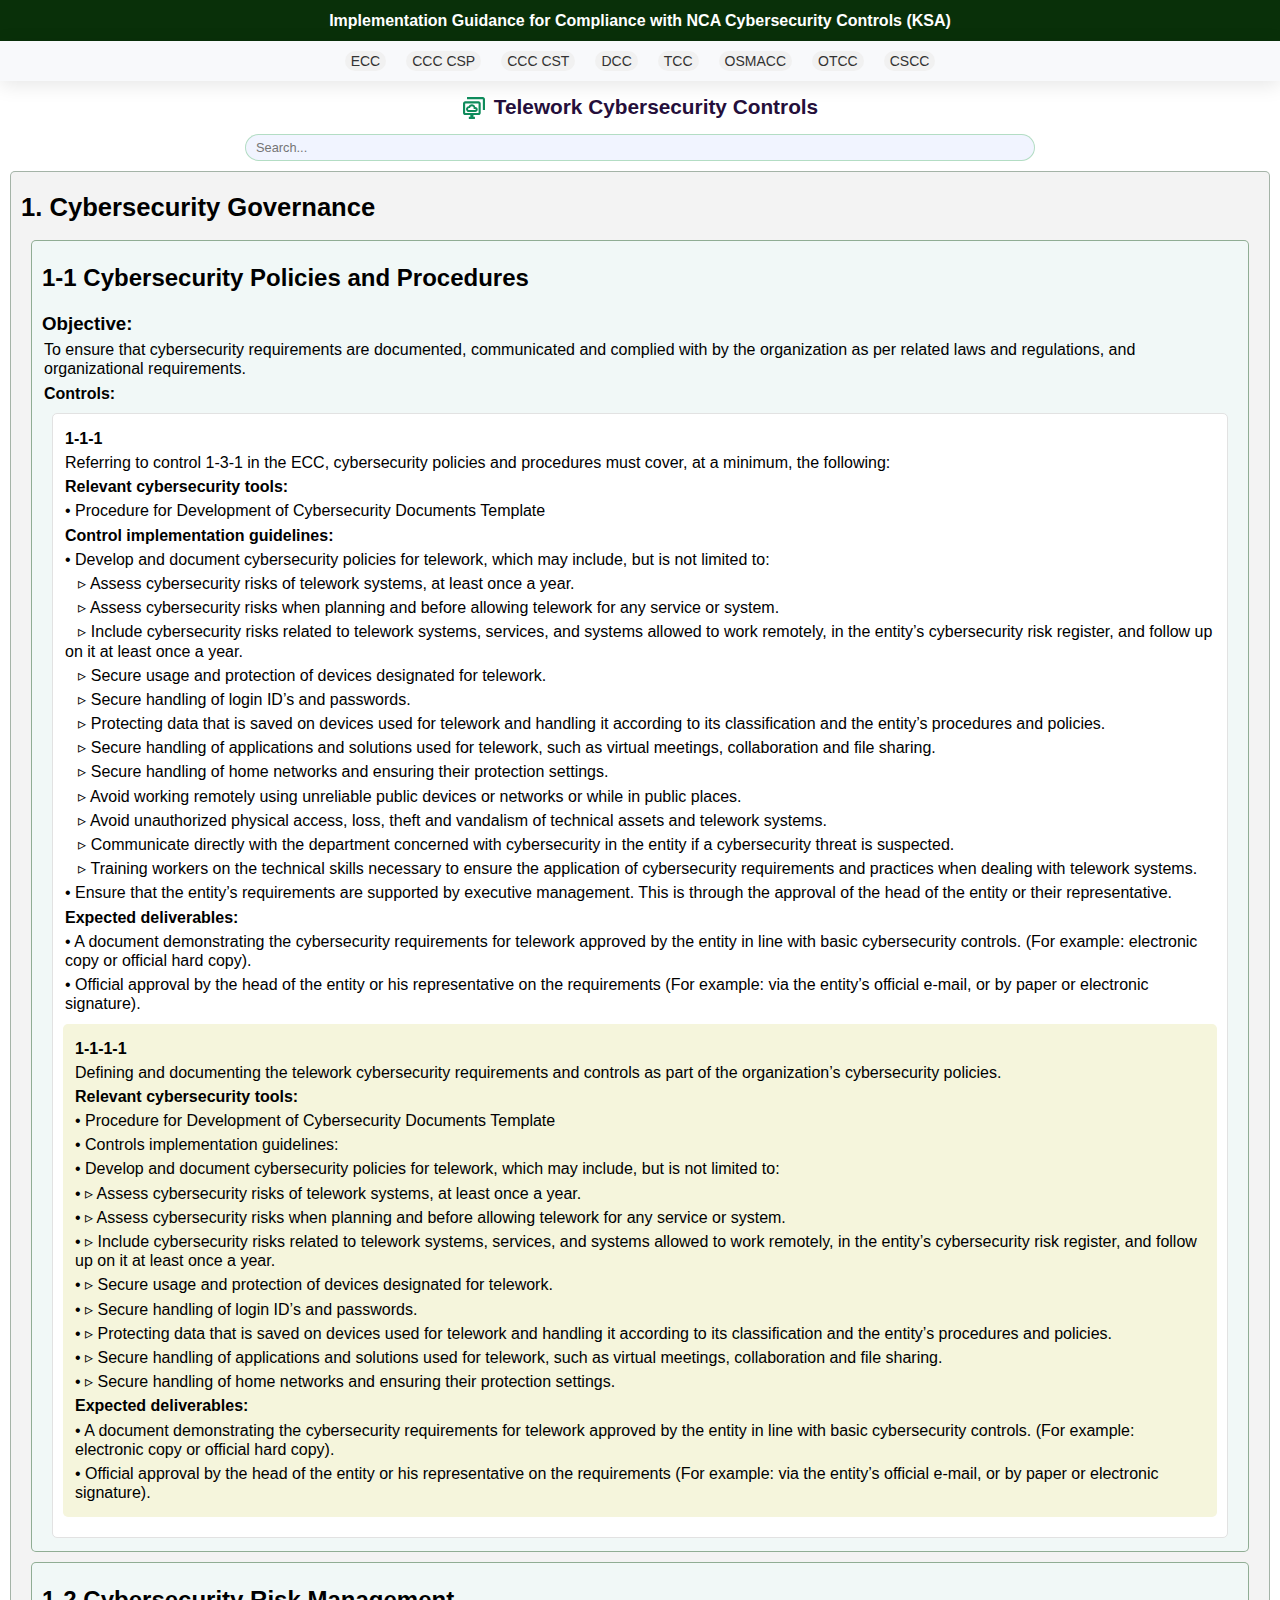
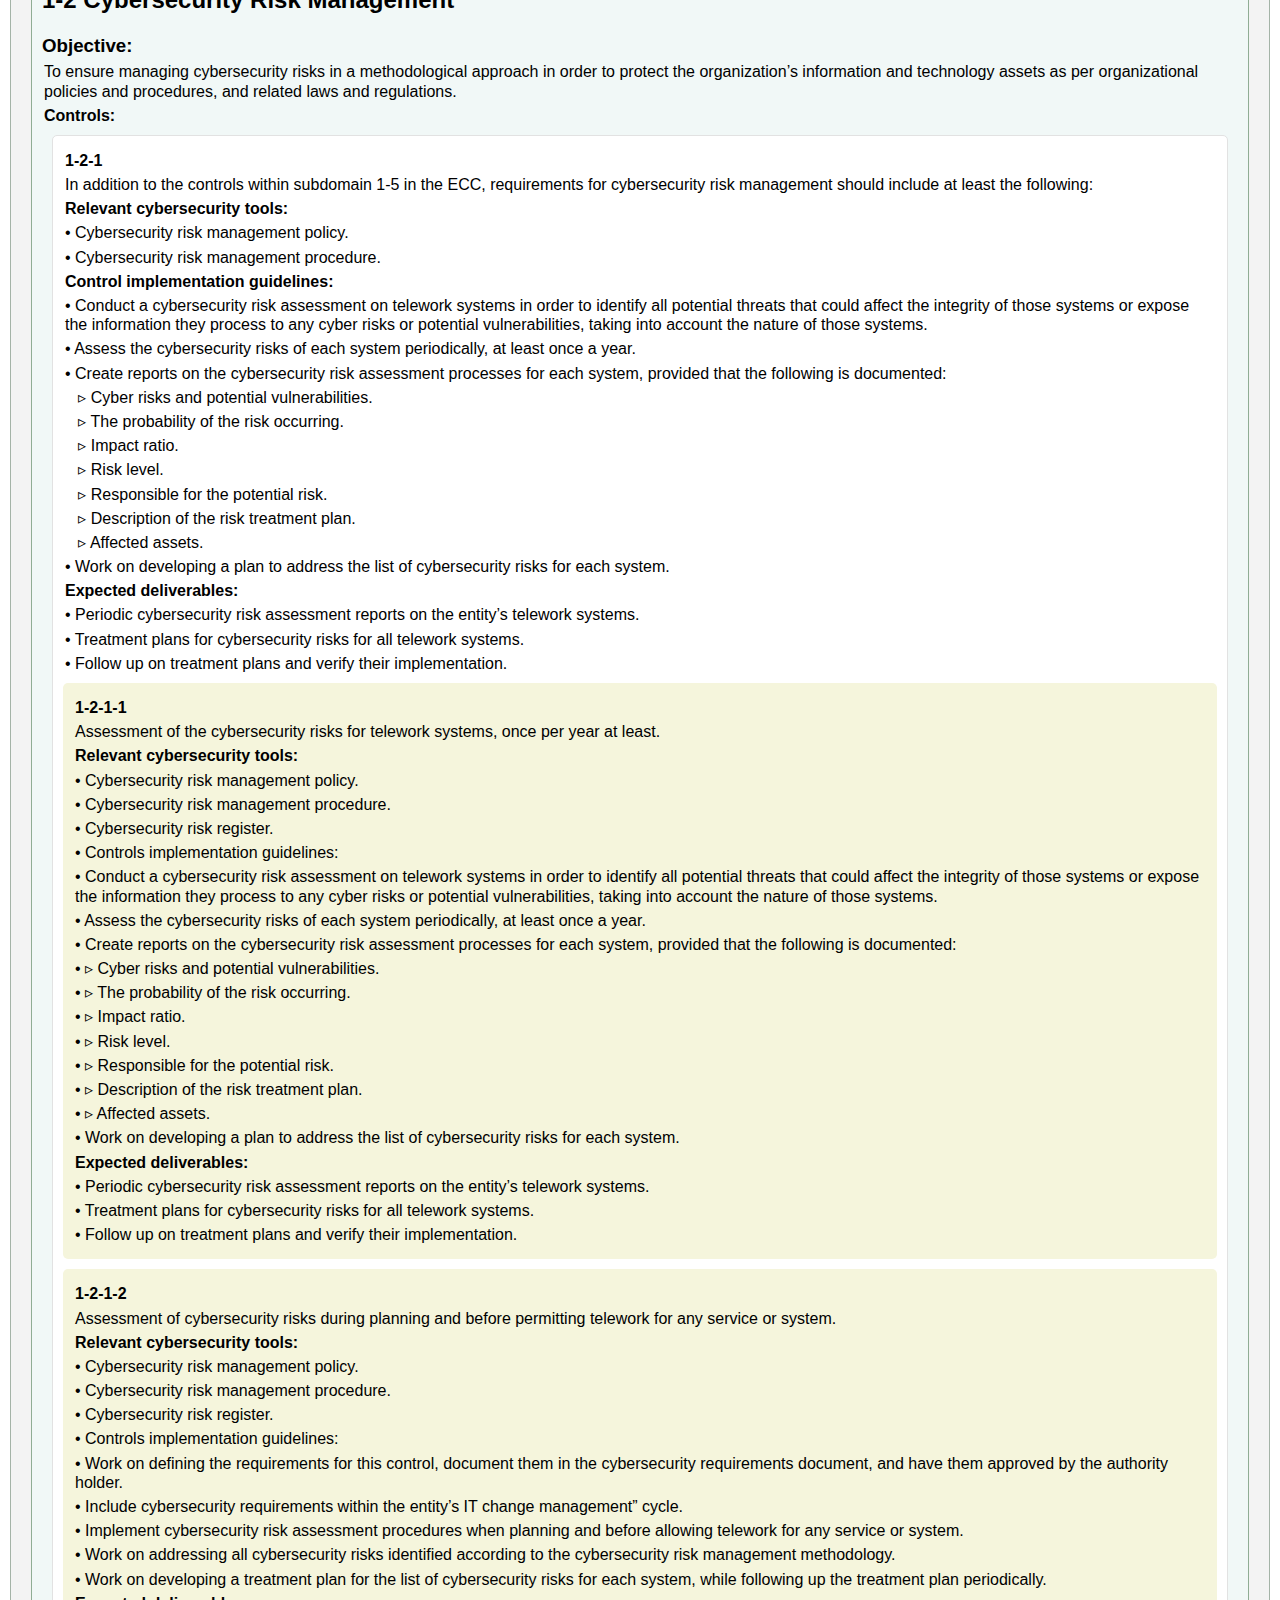
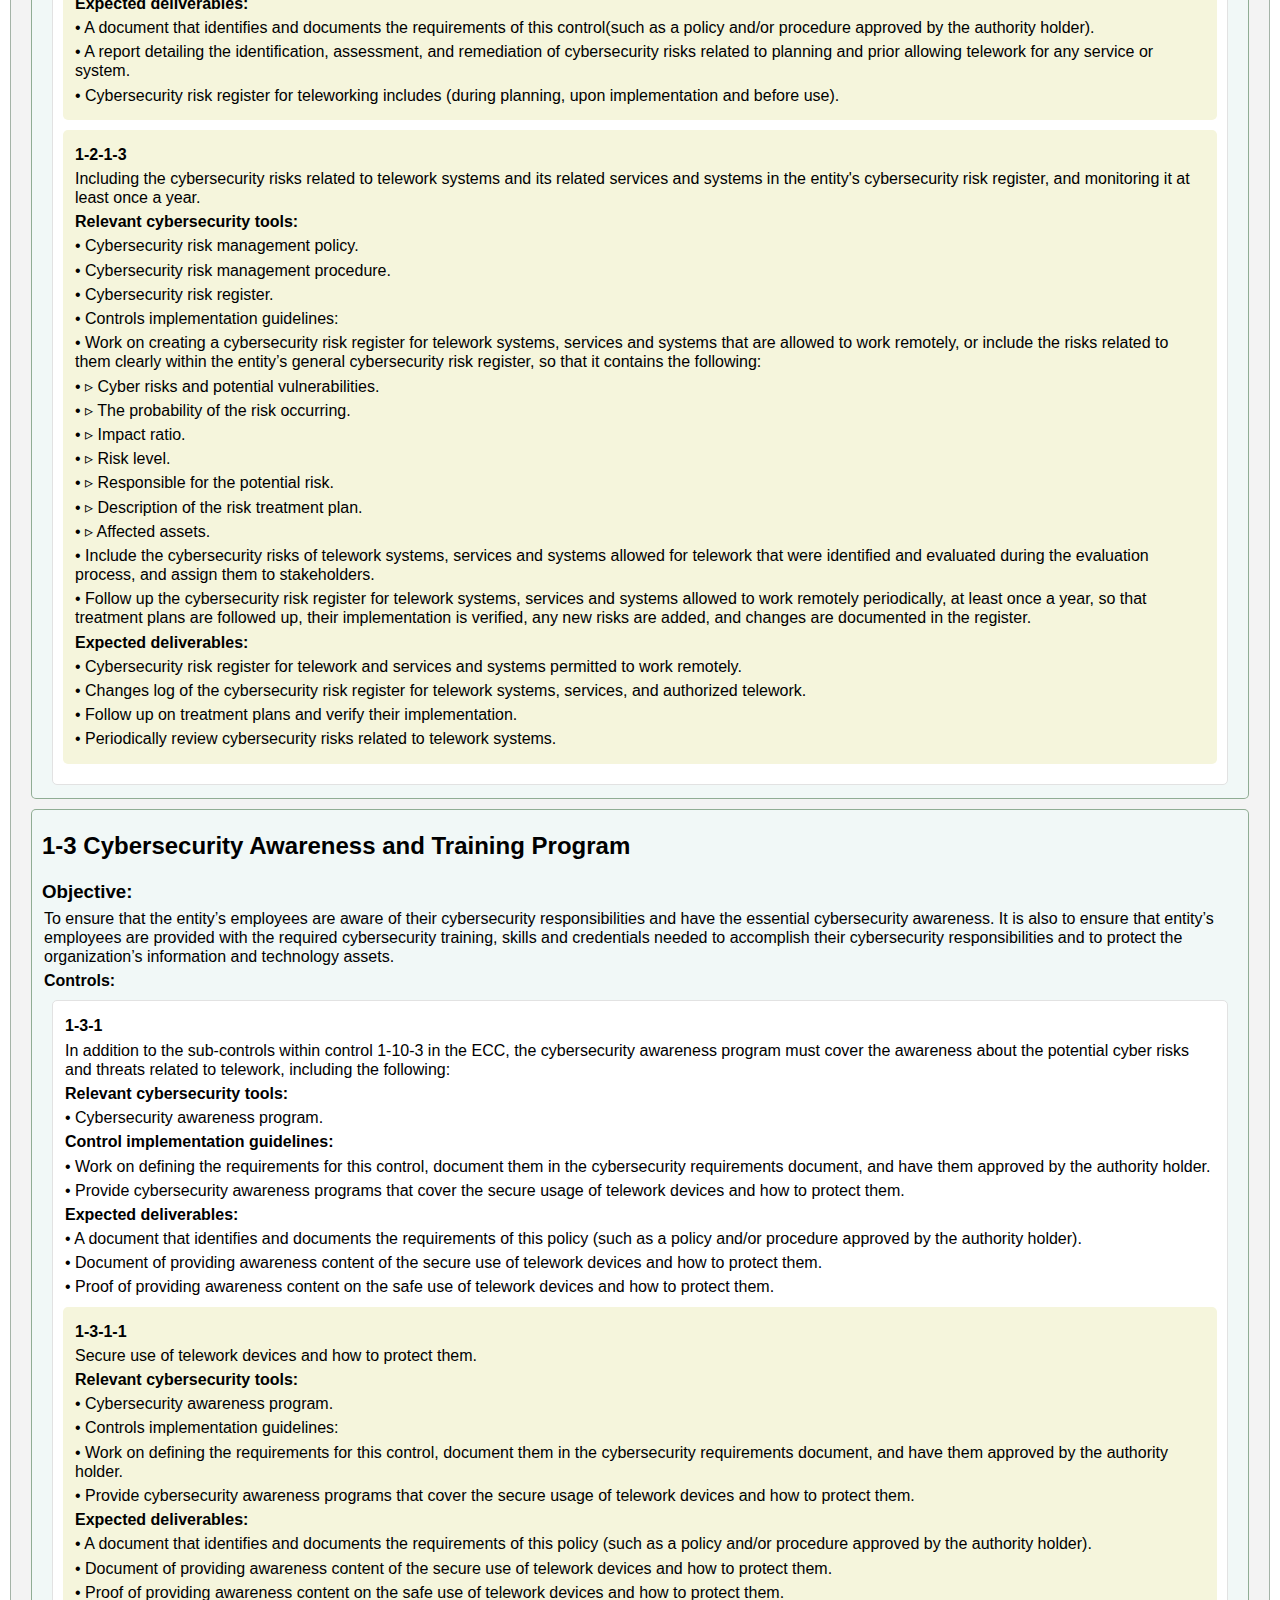
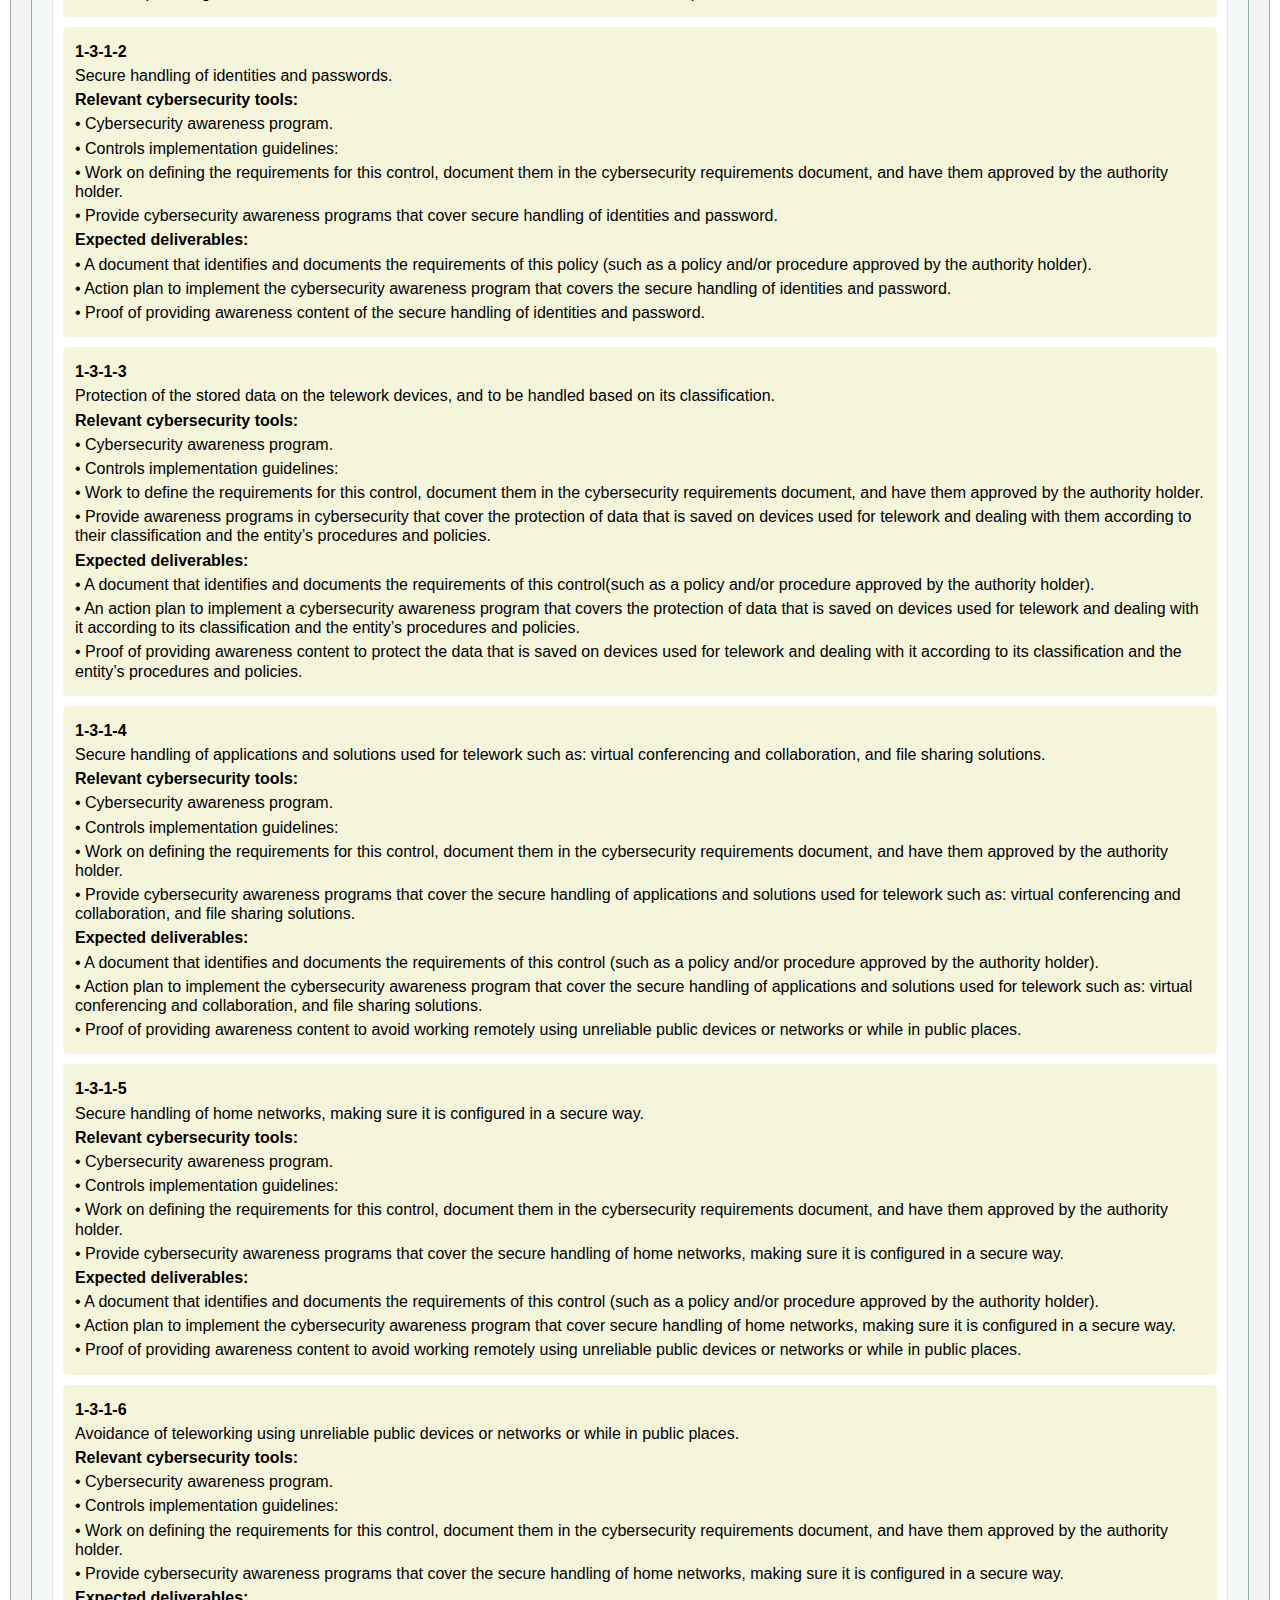
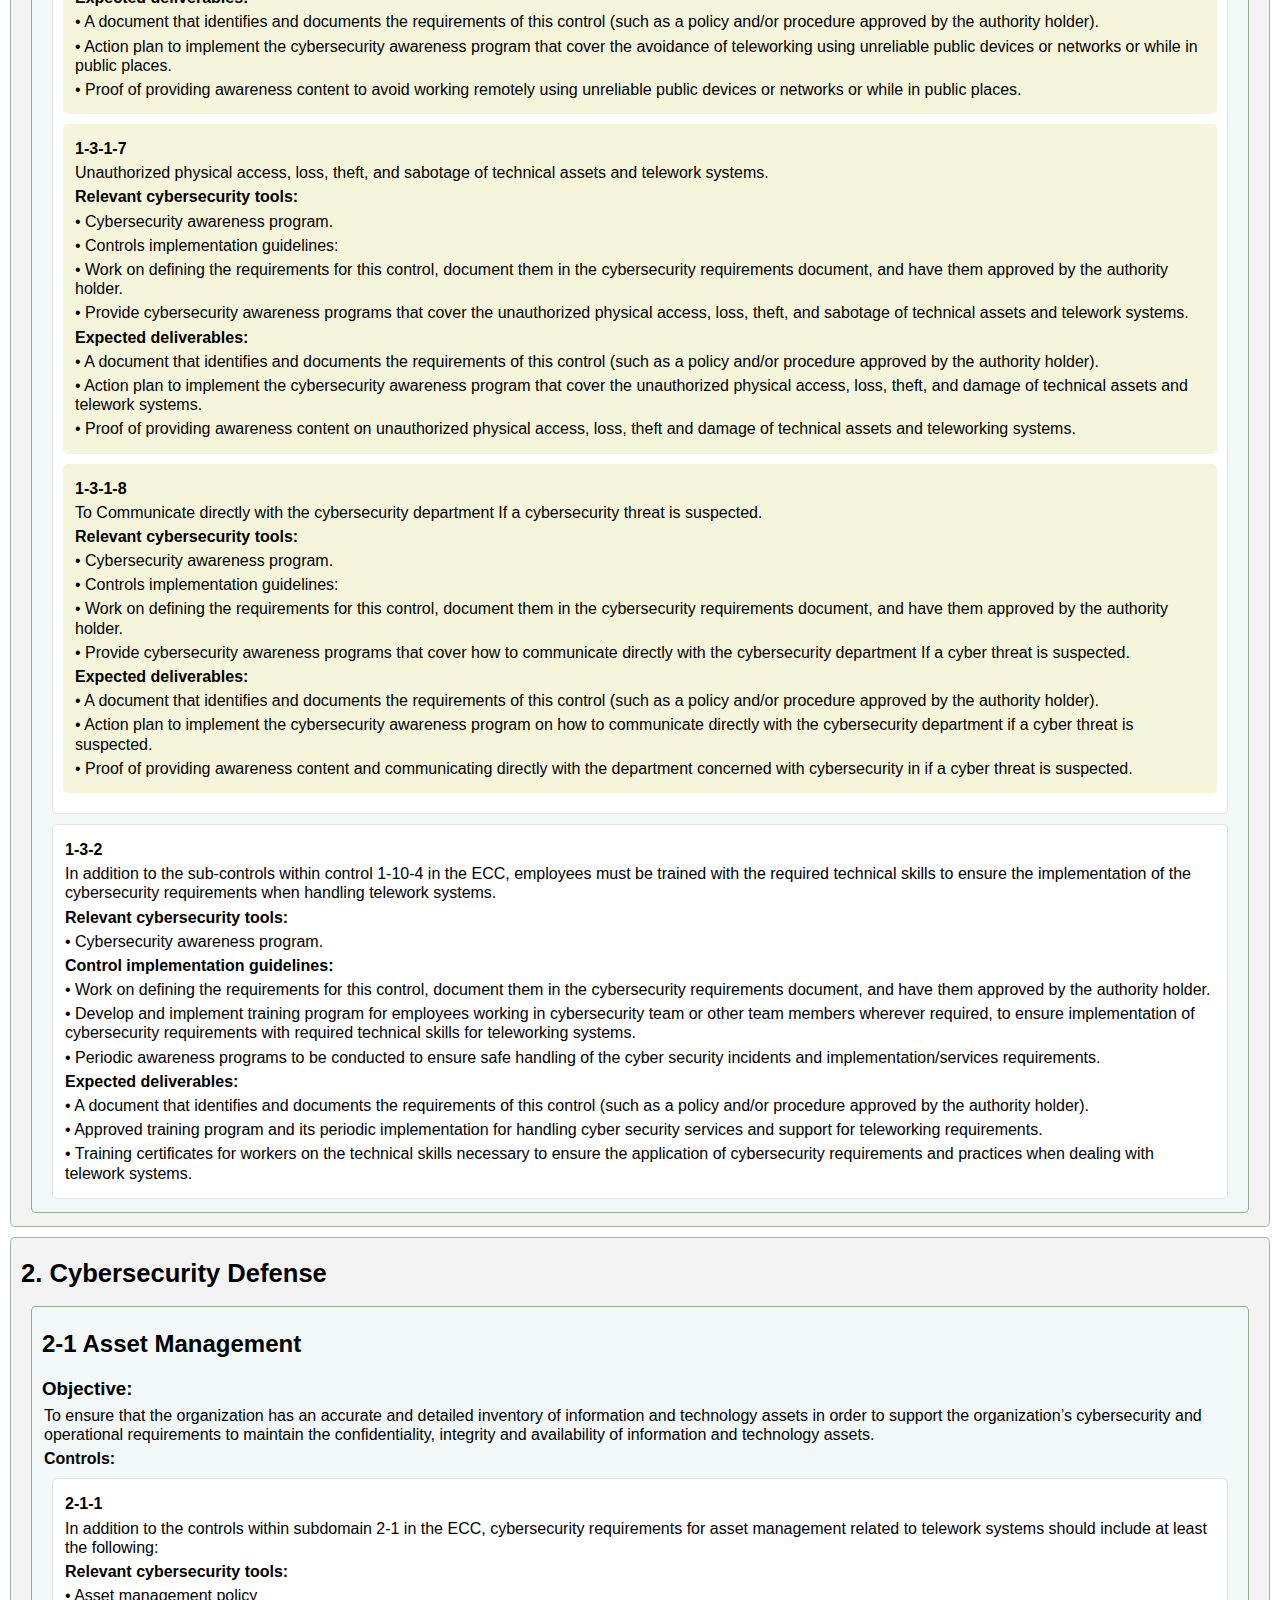
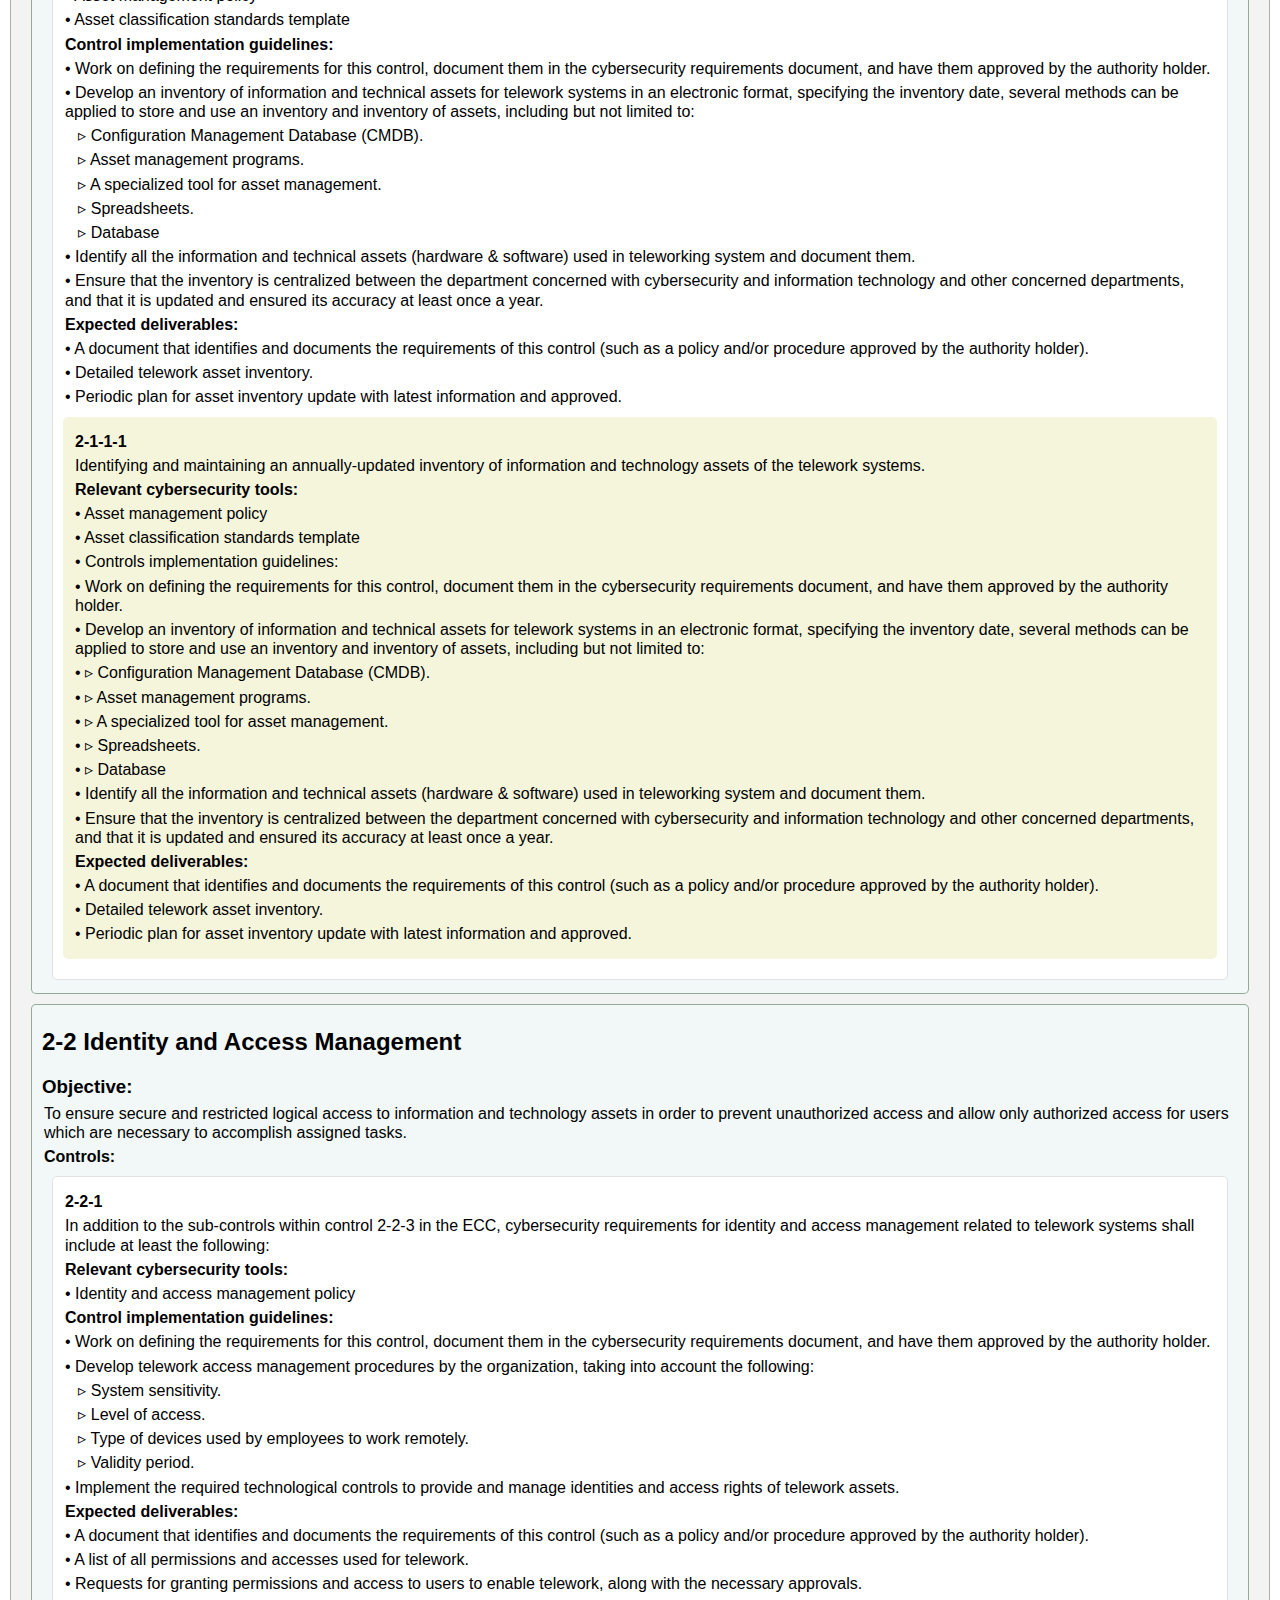
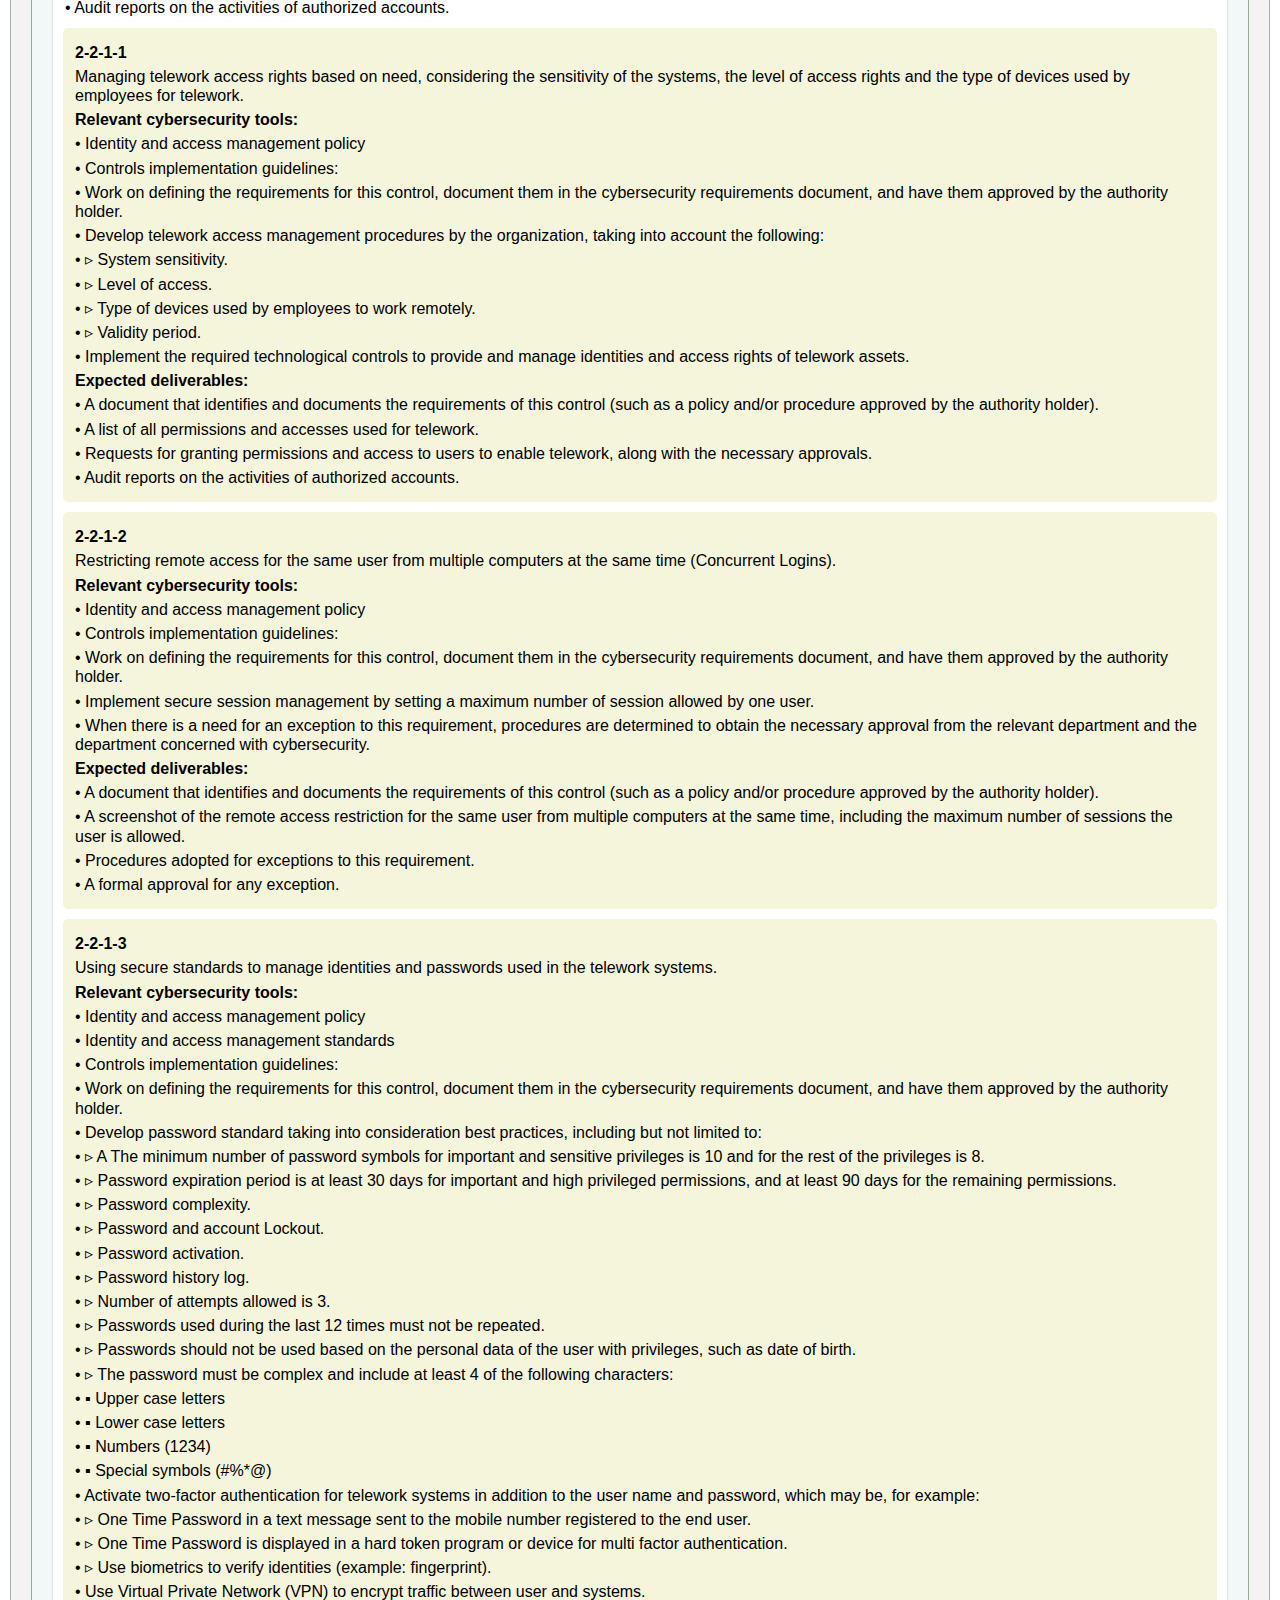
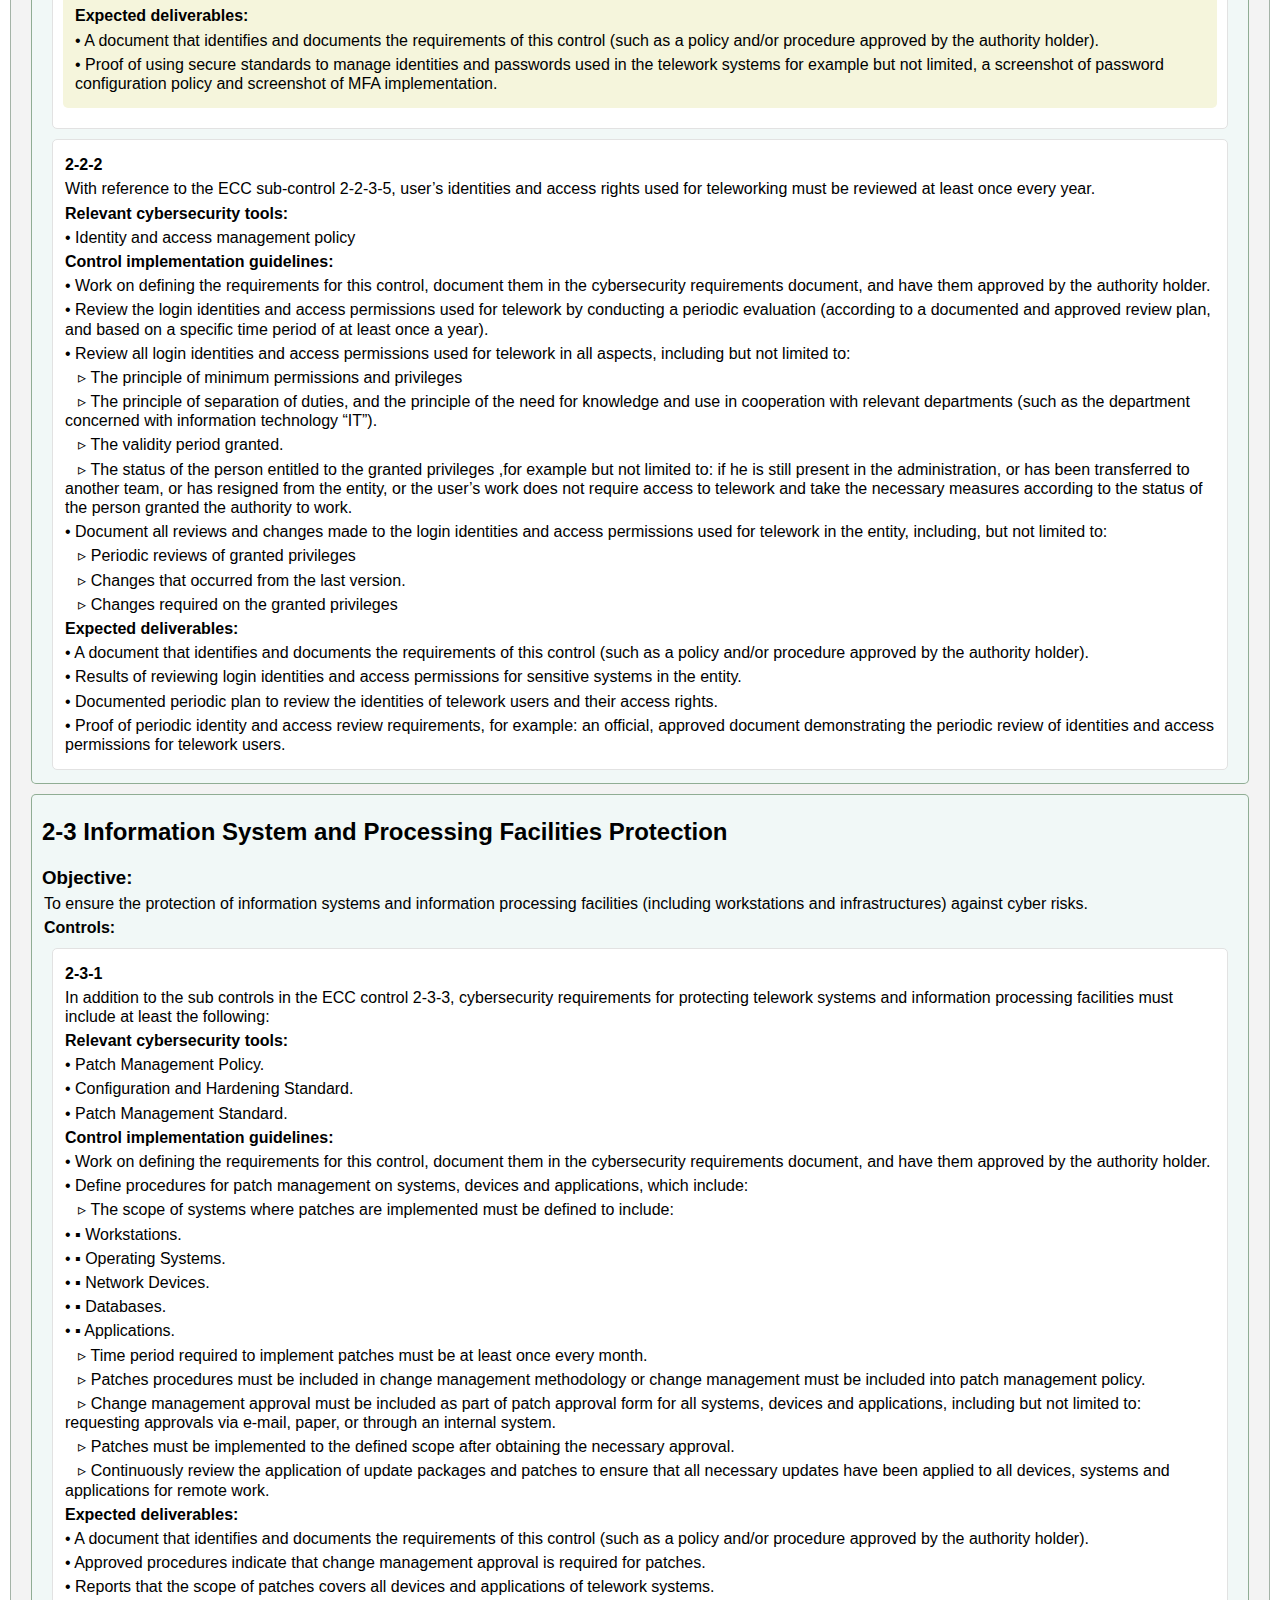
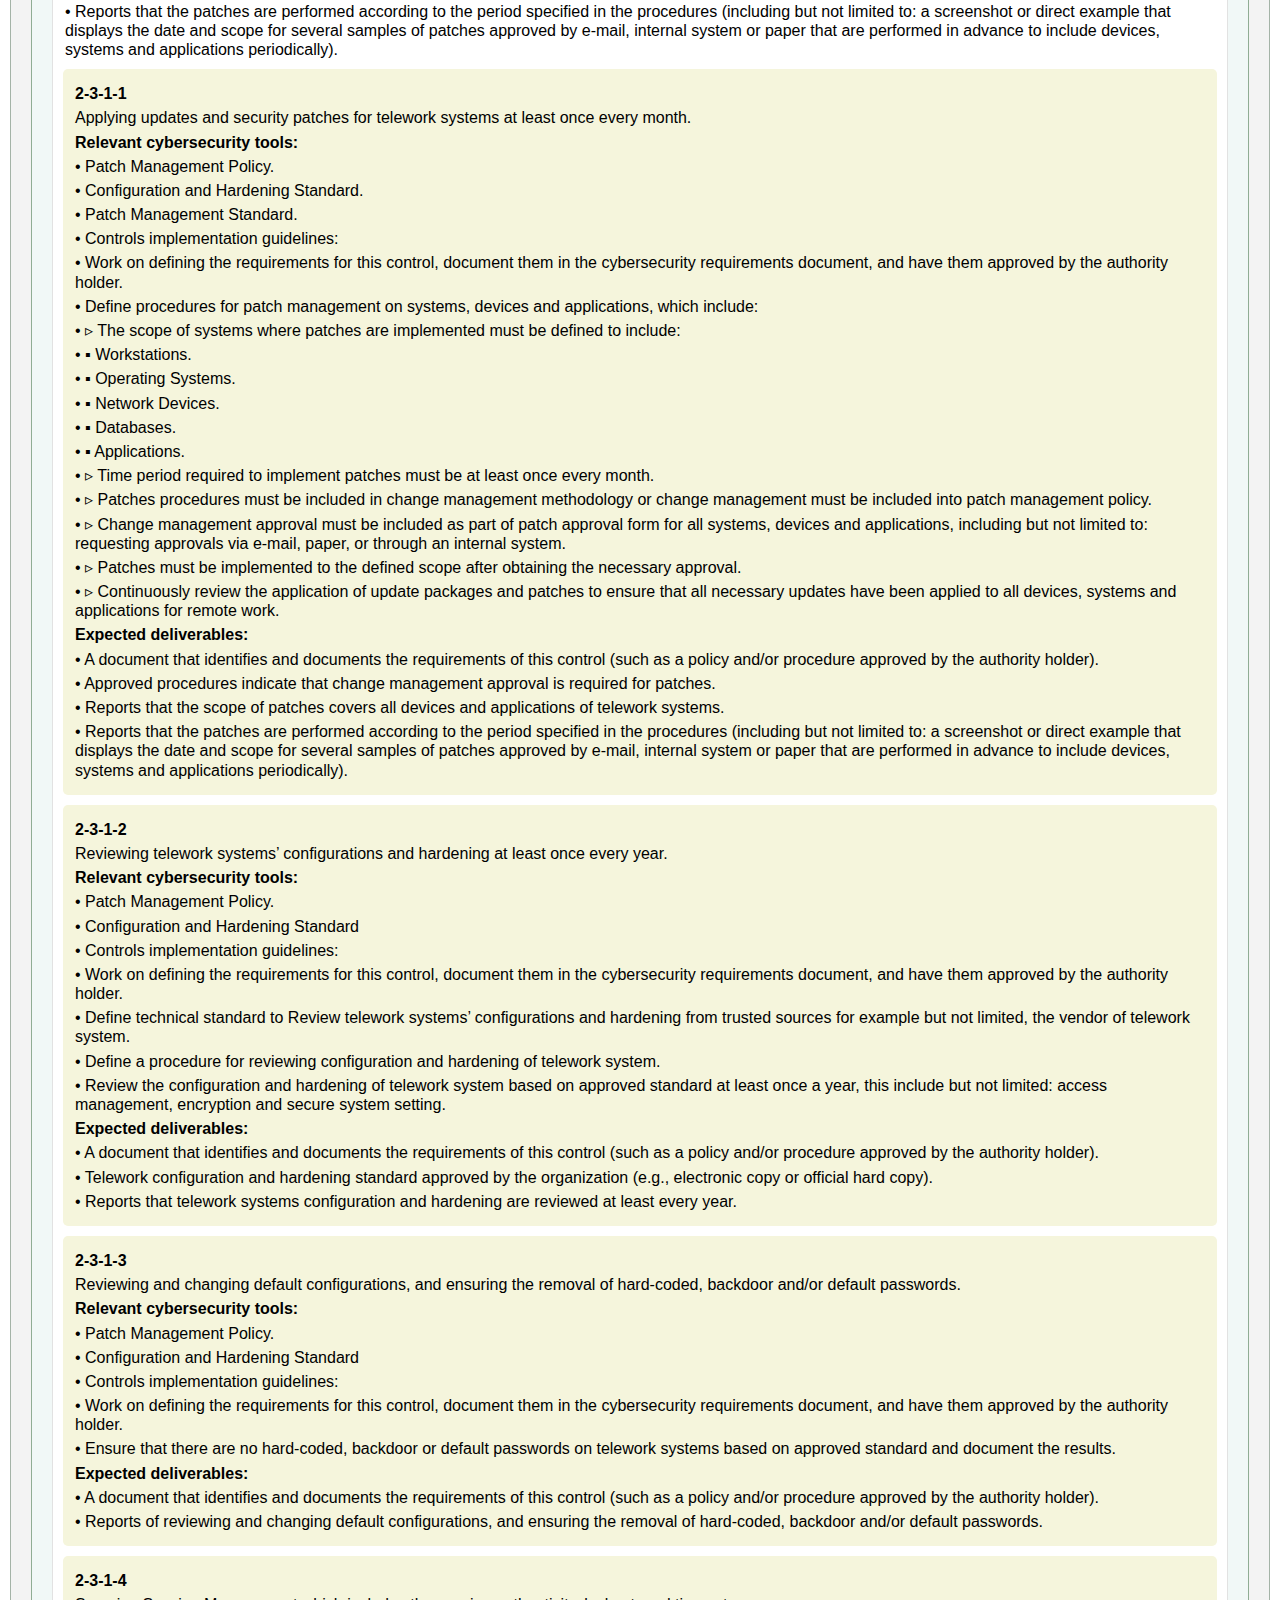
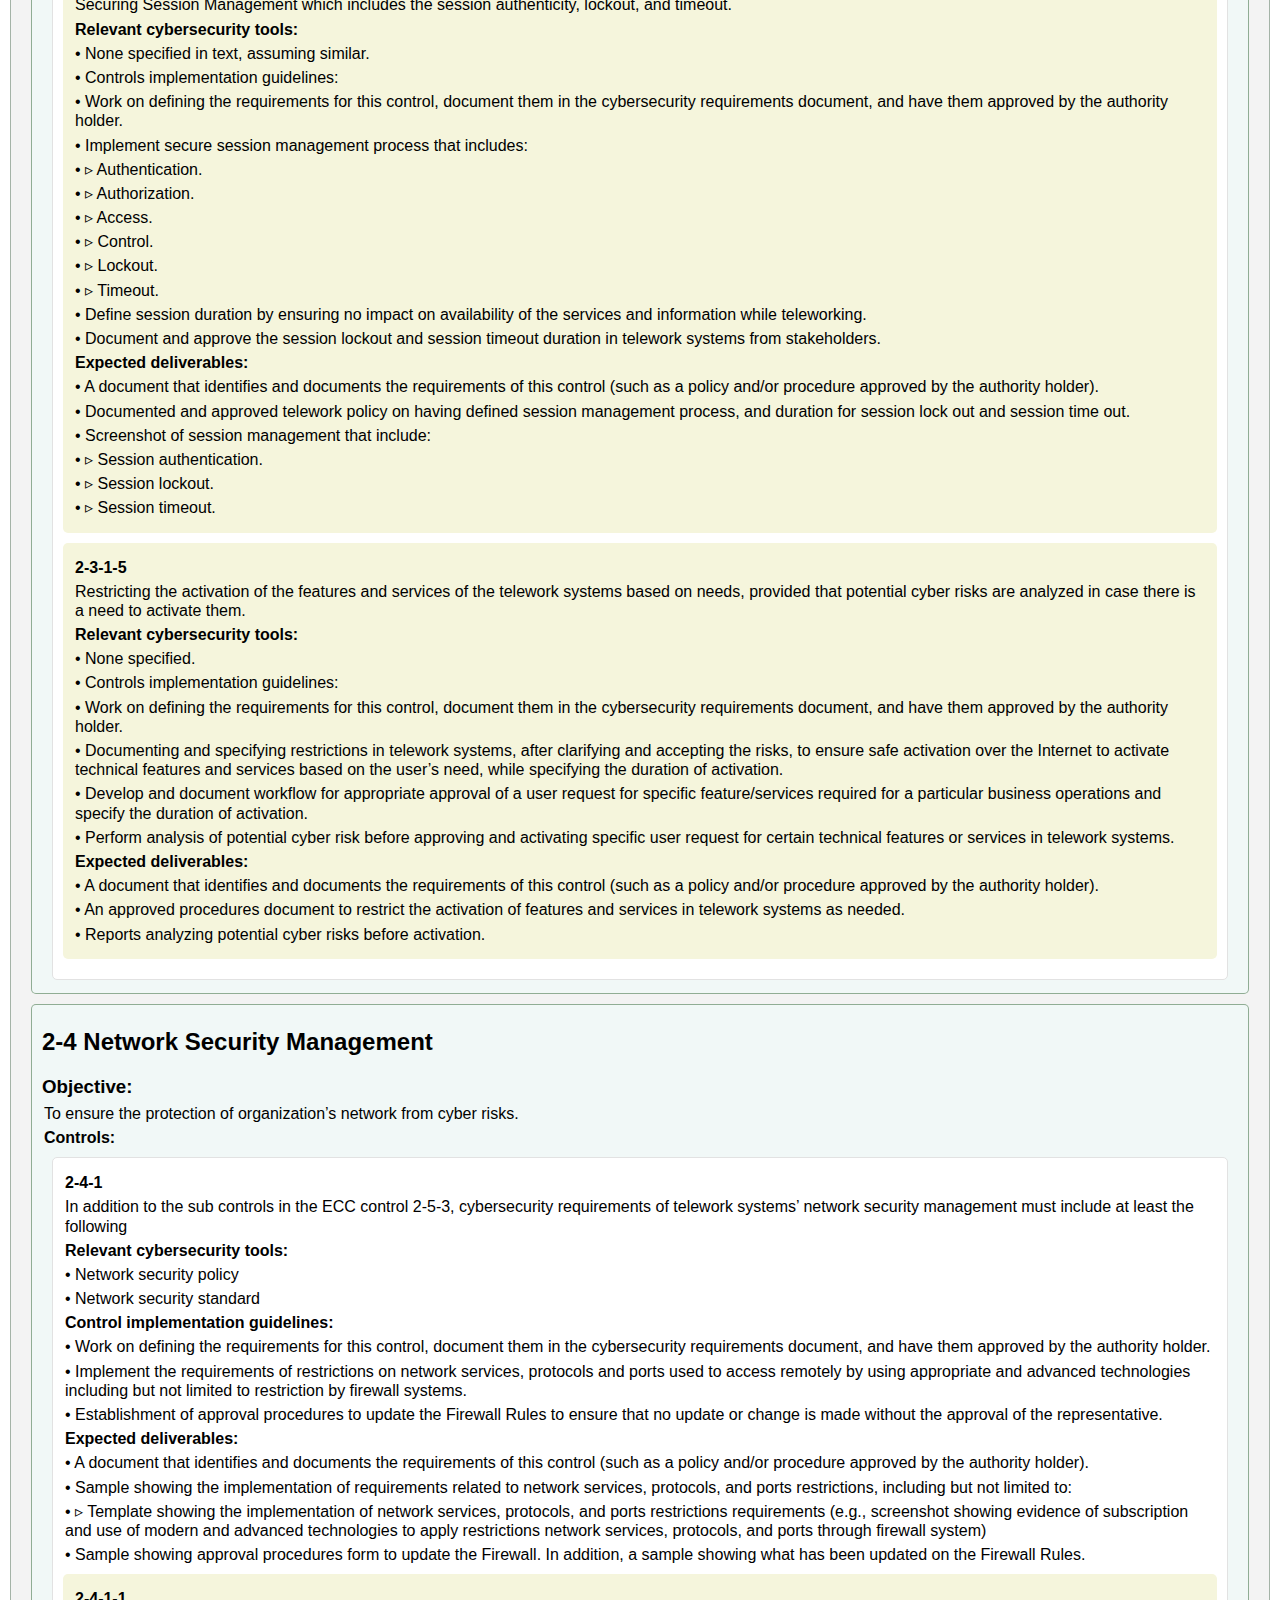
<file: tcc.html>
<!doctype html>
<html lang="en">

<head>
  <meta charset="utf-8" />
  <title>NCA Guidance Hub</title>
  <link rel="icon" type="image/x-icon" href="gem.png">
  <link rel="stylesheet" href="style.css">
  <script src="script.js"></script>
</head>

<body>

  <!-- ------------------------- CONSTANT Starts--------------- -->
  <div class="NCA-main-heading">
    
    <h1>Implementation Guidance for Compliance with NCA Cybersecurity Controls (KSA)</h1>
    
    <!-- darkmode button -->
    <!-- <label class="ui-switch">
      <input type="checkbox" id="themeSwitch">
      <div class="slider">
        <div class="circle"></div>
      </div>
    </label>
  -->
</div>
<!-- Nav Bar for all standard Links -->
<div class="navbar-container">
  <div class="navb4r">
    <a href="index.html" class="nav-item-1">ECC</a>
    <!-- <p class="hide">Essential Cybersecurity Controls</p> -->

      <a href="ccc-csp.html" class="nav-item-2">CCC CSP</a>
      <!-- <p class="hide">Cloud Cybersecurity Controls (Provider)</p> -->
      
      <a href="ccc-cst.html" class="nav-item-3">CCC CST</a>
      <!-- <p class="hide">Cloud Cybersecurity Controls (Tenant)</p> -->
      
      <a href="dcc.html" class="nav-item-4">DCC</a>
      <!-- <p class="hide">Data Cybersecurity Controls</p> -->
      
      <a href="tcc.html" class="nav-item-5">TCC</a>
      <!-- <p class="hide">Telework Cybersecurity Controls</p> -->
      
      <a href="osmacc.html" class="nav-item-6">OSMACC</a>
      <!-- <p class="hide">Organizational Social Media Accounts Cybersecurity Controls</p> -->
      
      <a href="otcc.html" class="nav-item-7">OTCC</a>
      <!-- <p class="hide">Operational Technology Cybersecurity Controls</p> -->
      
      <a href="cscc.html" class="nav-item-8">CSCC</a>
      <!-- <p class="hide">Critical Systems Cybersecurity Controls</p> -->
    </div>
  </div>
  <div class="navbar">
    <svg xmlns="http://www.w3.org/2000/svg" height="24px" viewBox="0 -960 960 960" width="24px" fill="#0e8b5b"><path d="M274.5-320.54h257.61q40.95 0 69.22-29.14 28.28-29.14 28.28-70.35 0-40.49-28.43-68.86-28.43-28.37-68.92-29.57h-2l-.5-2.5q-10.63-47.39-48.47-77.28-37.85-29.89-86.63-29.89-39.44 0-72.58 20.78-33.15 20.78-50.62 56.09l-.5 1.5h-1.5q-46.23 2.68-78.15 35.5-31.92 32.83-31.92 78.81 0 47.9 33.57 81.4 33.58 33.51 81.54 33.51Zm2.63-78.83q-16.39 0-27.65-10.89-11.26-10.89-11.26-27.26t11.26-27.31q11.26-10.93 27.65-10.93l47.02-2.5v-2.61q1.2-28.6 21.59-48.52 20.38-19.91 48.97-19.91 29.24 0 49.93 20.95t20.69 50.59v37.22h64.87q8.73 0 14.66 5.93 5.92 5.94 5.92 14.69t-5.92 14.65q-5.93 5.9-14.66 5.9H277.13Zm-4.11 358.94v-86h59.48v-72.44H126.43q-35.72 0-60.86-25.14t-25.14-60.86v-377.69q0-35.73 25.14-60.87t60.86-25.14h536.13q35.73 0 60.87 25.14t25.14 60.87v377.69q0 35.72-25.14 60.86t-60.87 25.14H458v72.44h58.98v86H273.02ZM833.57-399.2v-434.37H201.02v-86h632.55q35.72 0 60.86 25.14t25.14 60.86v434.37h-86ZM126.43-284.87h536.13v-378.19H126.43v378.19ZM394.5-474.22Z"/></svg>
    <h1 class="Main-H">Telework Cybersecurity Controls</h1>
    
  </div>

  <!-- Search Bar -->
  <div class="search-container">
    <input type="text" id="siteSearch" placeholder="Search..." oninput="searchSite()" />
  </div>
  <!-- ------------------------- CONSTANT Ends --------------- -->




  <div class="main-domain">
    <h1>1. Cybersecurity Governance</h1>
    <div class="subdomain">
      <h2>1-1 Cybersecurity Policies and Procedures</h2>
      <h3>Objective:</h3>
      <p>To ensure that cybersecurity requirements are documented, communicated and complied with by the organization as
        per related laws and regulations, and organizational requirements.</p>
      <p><strong>Controls:</strong></p>
      <div class="control">
        <p><strong>1-1-1</strong></p>
        <p>Referring to control 1-3-1 in the ECC, cybersecurity policies and procedures must cover, at a minimum, the
          following:</p>
        <div class="relevant-tools">
          <p><strong>Relevant cybersecurity tools:</strong></p>
          <p>&#8226; Procedure for Development of Cybersecurity Documents Template</p>
        </div>

        <div class="impl-guidelines">
          <p><strong>Control implementation guidelines:</strong></p>
          <p>&#8226; Develop and document cybersecurity policies for telework, which may include, but is not limited to:
          </p>
          <p>&nbsp;&nbsp;&nbsp;▹ Assess cybersecurity risks of telework systems, at least once a year.</p>
          <p>&nbsp;&nbsp;&nbsp;▹ Assess cybersecurity risks when planning and before allowing telework for any service
            or system.</p>
          <p>&nbsp;&nbsp;&nbsp;▹ Include cybersecurity risks related to telework systems, services, and systems allowed
            to work remotely, in the entity’s cybersecurity risk register, and follow up on it at least once a year.</p>
          <p>&nbsp;&nbsp;&nbsp;▹ Secure usage and protection of devices designated for telework.</p>
          <p>&nbsp;&nbsp;&nbsp;▹ Secure handling of login ID’s and passwords.</p>
          <p>&nbsp;&nbsp;&nbsp;▹ Protecting data that is saved on devices used for telework and handling it according to
            its classification and the entity’s procedures and policies.</p>
          <p>&nbsp;&nbsp;&nbsp;▹ Secure handling of applications and solutions used for telework, such as virtual
            meetings, collaboration and file sharing.</p>
          <p>&nbsp;&nbsp;&nbsp;▹ Secure handling of home networks and ensuring their protection settings.</p>
          <p>&nbsp;&nbsp;&nbsp;▹ Avoid working remotely using unreliable public devices or networks or while in public
            places.</p>
          <p>&nbsp;&nbsp;&nbsp;▹ Avoid unauthorized physical access, loss, theft and vandalism of technical assets and
            telework systems.</p>
          <p>&nbsp;&nbsp;&nbsp;▹ Communicate directly with the department concerned with cybersecurity in the entity if
            a cybersecurity threat is suspected.</p>
          <p>&nbsp;&nbsp;&nbsp;▹ Training workers on the technical skills necessary to ensure the application of
            cybersecurity requirements and practices when dealing with telework systems.</p>
          <p>&#8226; Ensure that the entity’s requirements are supported by executive management. This is through the
            approval of the head of the entity or their representative.</p>
        </div>

        <div class="expected-deliverables">
          <p><strong>Expected deliverables:</strong></p>
          <p>&#8226; A document demonstrating the cybersecurity requirements for telework approved by the entity in line
            with basic cybersecurity controls. (For example: electronic copy or official hard copy).</p>
          <p>&#8226; Official approval by the head of the entity or his representative on the requirements (For example:
            via the entity’s official e-mail, or by paper or electronic signature).</p>
        </div>

        <div class="subcontrols">
          <div class="subcontrol">
            <p><strong>1-1-1-1</strong></p>
            <p>Defining and documenting the telework cybersecurity requirements and controls as part of the
              organization’s cybersecurity policies.</p>
            <div class="relevant-tools">
              <p><strong>Relevant cybersecurity tools:</strong></p>
              <p>&#8226; Procedure for Development of Cybersecurity Documents Template</p>
              <p>&#8226; Controls implementation guidelines:</p>
              <p>&#8226; Develop and document cybersecurity policies for telework, which may include, but is not limited
                to:</p>
              <p>&#8226; ▹ Assess cybersecurity risks of telework systems, at least once a year.</p>
              <p>&#8226; ▹ Assess cybersecurity risks when planning and before allowing telework for any service or
                system.</p>
              <p>&#8226; ▹ Include cybersecurity risks related to telework systems, services, and systems allowed to
                work remotely, in the entity’s cybersecurity risk register, and follow up on it at least once a year.
              </p>
              <p>&#8226; ▹ Secure usage and protection of devices designated for telework.</p>
              <p>&#8226; ▹ Secure handling of login ID’s and passwords.</p>
              <p>&#8226; ▹ Protecting data that is saved on devices used for telework and handling it according to its
                classification and the entity’s procedures and policies.</p>
              <p>&#8226; ▹ Secure handling of applications and solutions used for telework, such as virtual meetings,
                collaboration and file sharing.</p>
              <p>&#8226; ▹ Secure handling of home networks and ensuring their protection settings.</p>
            </div>

            <div class="expected-deliverables">
              <p><strong>Expected deliverables:</strong></p>
              <p>&#8226; A document demonstrating the cybersecurity requirements for telework approved by the entity in
                line with basic cybersecurity controls. (For example: electronic copy or official hard copy).</p>
              <p>&#8226; Official approval by the head of the entity or his representative on the requirements (For
                example: via the entity’s official e-mail, or by paper or electronic signature).</p>
            </div>

          </div>

        </div>

      </div>

    </div>

    <div class="subdomain">
      <h2>1-2 Cybersecurity Risk Management</h2>
      <h3>Objective:</h3>
      <p>To ensure managing cybersecurity risks in a methodological approach in order to protect the organization’s
        information and technology assets as per organizational policies and procedures, and related laws and
        regulations.</p>
      <p><strong>Controls:</strong></p>
      <div class="control">
        <p><strong>1-2-1</strong></p>
        <p>In addition to the controls within subdomain 1-5 in the ECC, requirements for cybersecurity risk management
          should include at least the following:</p>
        <div class="relevant-tools">
          <p><strong>Relevant cybersecurity tools:</strong></p>
          <p>&#8226; Cybersecurity risk management policy.</p>
          <p>&#8226; Cybersecurity risk management procedure.</p>
        </div>

        <div class="impl-guidelines">
          <p><strong>Control implementation guidelines:</strong></p>
          <p>&#8226; Conduct a cybersecurity risk assessment on telework systems in order to identify all potential
            threats that could affect the integrity of those systems or expose the information they process to any cyber
            risks or potential vulnerabilities, taking into account the nature of those systems.</p>
          <p>&#8226; Assess the cybersecurity risks of each system periodically, at least once a year.</p>
          <p>&#8226; Create reports on the cybersecurity risk assessment processes for each system, provided that the
            following is documented:</p>
          <p>&nbsp;&nbsp;&nbsp;▹ Cyber risks and potential vulnerabilities.</p>
          <p>&nbsp;&nbsp;&nbsp;▹ The probability of the risk occurring.</p>
          <p>&nbsp;&nbsp;&nbsp;▹ Impact ratio.</p>
          <p>&nbsp;&nbsp;&nbsp;▹ Risk level.</p>
          <p>&nbsp;&nbsp;&nbsp;▹ Responsible for the potential risk.</p>
          <p>&nbsp;&nbsp;&nbsp;▹ Description of the risk treatment plan.</p>
          <p>&nbsp;&nbsp;&nbsp;▹ Affected assets.</p>
          <p>&#8226; Work on developing a plan to address the list of cybersecurity risks for each system.</p>
        </div>

        <div class="expected-deliverables">
          <p><strong>Expected deliverables:</strong></p>
          <p>&#8226; Periodic cybersecurity risk assessment reports on the entity’s telework systems.</p>
          <p>&#8226; Treatment plans for cybersecurity risks for all telework systems.</p>
          <p>&#8226; Follow up on treatment plans and verify their implementation.</p>
        </div>

        <div class="subcontrols">
          <div class="subcontrol">
            <p><strong>1-2-1-1</strong></p>
            <p>Assessment of the cybersecurity risks for telework systems, once per year at least.</p>
            <div class="relevant-tools">
              <p><strong>Relevant cybersecurity tools:</strong></p>
              <p>&#8226; Cybersecurity risk management policy.</p>
              <p>&#8226; Cybersecurity risk management procedure.</p>
              <p>&#8226; Cybersecurity risk register.</p>
              <p>&#8226; Controls implementation guidelines:</p>
              <p>&#8226; Conduct a cybersecurity risk assessment on telework systems in order to identify all potential
                threats that could affect the integrity of those systems or expose the information they process to any
                cyber risks or potential vulnerabilities, taking into account the nature of those systems.</p>
              <p>&#8226; Assess the cybersecurity risks of each system periodically, at least once a year.</p>
              <p>&#8226; Create reports on the cybersecurity risk assessment processes for each system, provided that
                the following is documented:</p>
              <p>&#8226; ▹ Cyber risks and potential vulnerabilities.</p>
              <p>&#8226; ▹ The probability of the risk occurring.</p>
              <p>&#8226; ▹ Impact ratio.</p>
              <p>&#8226; ▹ Risk level.</p>
              <p>&#8226; ▹ Responsible for the potential risk.</p>
              <p>&#8226; ▹ Description of the risk treatment plan.</p>
              <p>&#8226; ▹ Affected assets.</p>
              <p>&#8226; Work on developing a plan to address the list of cybersecurity risks for each system.</p>
            </div>

            <div class="expected-deliverables">
              <p><strong>Expected deliverables:</strong></p>
              <p>&#8226; Periodic cybersecurity risk assessment reports on the entity’s telework systems.</p>
              <p>&#8226; Treatment plans for cybersecurity risks for all telework systems.</p>
              <p>&#8226; Follow up on treatment plans and verify their implementation.</p>
            </div>

          </div>

          <div class="subcontrol">
            <p><strong>1-2-1-2</strong></p>
            <p>Assessment of cybersecurity risks during planning and before permitting telework for any service or
              system.</p>
            <div class="relevant-tools">
              <p><strong>Relevant cybersecurity tools:</strong></p>
              <p>&#8226; Cybersecurity risk management policy.</p>
              <p>&#8226; Cybersecurity risk management procedure.</p>
              <p>&#8226; Cybersecurity risk register.</p>
              <p>&#8226; Controls implementation guidelines:</p>
              <p>&#8226; Work on defining the requirements for this control, document them in the cybersecurity
                requirements document, and have them approved by the authority holder.</p>
              <p>&#8226; Include cybersecurity requirements within the entity’s IT change management” cycle.</p>
              <p>&#8226; Implement cybersecurity risk assessment procedures when planning and before allowing telework
                for any service or system.</p>
              <p>&#8226; Work on addressing all cybersecurity risks identified according to the cybersecurity risk
                management methodology.</p>
              <p>&#8226; Work on developing a treatment plan for the list of cybersecurity risks for each system, while
                following up the treatment plan periodically.</p>
            </div>

            <div class="expected-deliverables">
              <p><strong>Expected deliverables:</strong></p>
              <p>&#8226; A document that identifies and documents the requirements of this control(such as a policy
                and/or procedure approved by the authority holder).</p>
              <p>&#8226; A report detailing the identification, assessment, and remediation of cybersecurity risks
                related to planning and prior allowing telework for any service or system.</p>
              <p>&#8226; Cybersecurity risk register for teleworking includes (during planning, upon implementation and
                before use).</p>
            </div>

          </div>

          <div class="subcontrol">
            <p><strong>1-2-1-3</strong></p>
            <p>Including the cybersecurity risks related to telework systems and its related services and systems in the
              entity's cybersecurity risk register, and monitoring it at least once a year.</p>
            <div class="relevant-tools">
              <p><strong>Relevant cybersecurity tools:</strong></p>
              <p>&#8226; Cybersecurity risk management policy.</p>
              <p>&#8226; Cybersecurity risk management procedure.</p>
              <p>&#8226; Cybersecurity risk register.</p>
              <p>&#8226; Controls implementation guidelines:</p>
              <p>&#8226; Work on creating a cybersecurity risk register for telework systems, services and systems that
                are allowed to work remotely, or include the risks related to them clearly within the entity’s general
                cybersecurity risk register, so that it contains the following:</p>
              <p>&#8226; ▹ Cyber risks and potential vulnerabilities.</p>
              <p>&#8226; ▹ The probability of the risk occurring.</p>
              <p>&#8226; ▹ Impact ratio.</p>
              <p>&#8226; ▹ Risk level.</p>
              <p>&#8226; ▹ Responsible for the potential risk.</p>
              <p>&#8226; ▹ Description of the risk treatment plan.</p>
              <p>&#8226; ▹ Affected assets.</p>
              <p>&#8226; Include the cybersecurity risks of telework systems, services and systems allowed for telework
                that were identified and evaluated during the evaluation process, and assign them to stakeholders.</p>
              <p>&#8226; Follow up the cybersecurity risk register for telework systems, services and systems allowed to
                work remotely periodically, at least once a year, so that treatment plans are followed up, their
                implementation is verified, any new risks are added, and changes are documented in the register.</p>
            </div>

            <div class="expected-deliverables">
              <p><strong>Expected deliverables:</strong></p>
              <p>&#8226; Cybersecurity risk register for telework and services and systems permitted to work remotely.
              </p>
              <p>&#8226; Changes log of the cybersecurity risk register for telework systems, services, and authorized
                telework.</p>
              <p>&#8226; Follow up on treatment plans and verify their implementation.</p>
              <p>&#8226; Periodically review cybersecurity risks related to telework systems.</p>
            </div>

          </div>

        </div>

      </div>

    </div>

    <div class="subdomain">
      <h2>1-3 Cybersecurity Awareness and Training Program</h2>
      <h3>Objective:</h3>
      <p>To ensure that the entity’s employees are aware of their cybersecurity responsibilities and have the essential
        cybersecurity awareness. It is also to ensure that entity’s employees are provided with the required
        cybersecurity training, skills and credentials needed to accomplish their cybersecurity responsibilities and to
        protect the organization’s information and technology assets.</p>
      <p><strong>Controls:</strong></p>
      <div class="control">
        <p><strong>1-3-1</strong></p>
        <p>In addition to the sub-controls within control 1-10-3 in the ECC, the cybersecurity awareness program must
          cover the awareness about the potential cyber risks and threats related to telework, including the following:
        </p>
        <div class="relevant-tools">
          <p><strong>Relevant cybersecurity tools:</strong></p>
          <p>&#8226; Cybersecurity awareness program.</p>
        </div>

        <div class="impl-guidelines">
          <p><strong>Control implementation guidelines:</strong></p>
          <p>&#8226; Work on defining the requirements for this control, document them in the cybersecurity requirements
            document, and have them approved by the authority holder.</p>
          <p>&#8226; Provide cybersecurity awareness programs that cover the secure usage of telework devices and how to
            protect them.</p>
        </div>

        <div class="expected-deliverables">
          <p><strong>Expected deliverables:</strong></p>
          <p>&#8226; A document that identifies and documents the requirements of this policy (such as a policy and/or
            procedure approved by the authority holder).</p>
          <p>&#8226; Document of providing awareness content of the secure use of telework devices and how to protect
            them.</p>
          <p>&#8226; Proof of providing awareness content on the safe use of telework devices and how to protect them.
          </p>
        </div>

        <div class="subcontrols">
          <div class="subcontrol">
            <p><strong>1-3-1-1</strong></p>
            <p>Secure use of telework devices and how to protect them.</p>
            <div class="relevant-tools">
              <p><strong>Relevant cybersecurity tools:</strong></p>
              <p>&#8226; Cybersecurity awareness program.</p>
              <p>&#8226; Controls implementation guidelines:</p>
              <p>&#8226; Work on defining the requirements for this control, document them in the cybersecurity
                requirements document, and have them approved by the authority holder.</p>
              <p>&#8226; Provide cybersecurity awareness programs that cover the secure usage of telework devices and
                how to protect them.</p>
            </div>

            <div class="expected-deliverables">
              <p><strong>Expected deliverables:</strong></p>
              <p>&#8226; A document that identifies and documents the requirements of this policy (such as a policy
                and/or procedure approved by the authority holder).</p>
              <p>&#8226; Document of providing awareness content of the secure use of telework devices and how to
                protect them.</p>
              <p>&#8226; Proof of providing awareness content on the safe use of telework devices and how to protect
                them.</p>
            </div>

          </div>

          <div class="subcontrol">
            <p><strong>1-3-1-2</strong></p>
            <p>Secure handling of identities and passwords.</p>
            <div class="relevant-tools">
              <p><strong>Relevant cybersecurity tools:</strong></p>
              <p>&#8226; Cybersecurity awareness program.</p>
              <p>&#8226; Controls implementation guidelines:</p>
              <p>&#8226; Work on defining the requirements for this control, document them in the cybersecurity
                requirements document, and have them approved by the authority holder.</p>
              <p>&#8226; Provide cybersecurity awareness programs that cover secure handling of identities and password.
              </p>
            </div>

            <div class="expected-deliverables">
              <p><strong>Expected deliverables:</strong></p>
              <p>&#8226; A document that identifies and documents the requirements of this policy (such as a policy
                and/or procedure approved by the authority holder).</p>
              <p>&#8226; Action plan to implement the cybersecurity awareness program that covers the secure handling of
                identities and password.</p>
              <p>&#8226; Proof of providing awareness content of the secure handling of identities and password.</p>
            </div>

          </div>

          <div class="subcontrol">
            <p><strong>1-3-1-3</strong></p>
            <p>Protection of the stored data on the telework devices, and to be handled based on its classification.</p>
            <div class="relevant-tools">
              <p><strong>Relevant cybersecurity tools:</strong></p>
              <p>&#8226; Cybersecurity awareness program.</p>
              <p>&#8226; Controls implementation guidelines:</p>
              <p>&#8226; Work to define the requirements for this control, document them in the cybersecurity
                requirements document, and have them approved by the authority holder.</p>
              <p>&#8226; Provide awareness programs in cybersecurity that cover the protection of data that is saved on
                devices used for telework and dealing with them according to their classification and the entity’s
                procedures and policies.</p>
            </div>

            <div class="expected-deliverables">
              <p><strong>Expected deliverables:</strong></p>
              <p>&#8226; A document that identifies and documents the requirements of this control(such as a policy
                and/or procedure approved by the authority holder).</p>
              <p>&#8226; An action plan to implement a cybersecurity awareness program that covers the protection of
                data that is saved on devices used for telework and dealing with it according to its classification and
                the entity’s procedures and policies.</p>
              <p>&#8226; Proof of providing awareness content to protect the data that is saved on devices used for
                telework and dealing with it according to its classification and the entity’s procedures and policies.
              </p>
            </div>

          </div>

          <div class="subcontrol">
            <p><strong>1-3-1-4</strong></p>
            <p>Secure handling of applications and solutions used for telework such as: virtual conferencing and
              collaboration, and file sharing solutions.</p>
            <div class="relevant-tools">
              <p><strong>Relevant cybersecurity tools:</strong></p>
              <p>&#8226; Cybersecurity awareness program.</p>
              <p>&#8226; Controls implementation guidelines:</p>
              <p>&#8226; Work on defining the requirements for this control, document them in the cybersecurity
                requirements document, and have them approved by the authority holder.</p>
              <p>&#8226; Provide cybersecurity awareness programs that cover the secure handling of applications and
                solutions used for telework such as: virtual conferencing and collaboration, and file sharing solutions.
              </p>
            </div>

            <div class="expected-deliverables">
              <p><strong>Expected deliverables:</strong></p>
              <p>&#8226; A document that identifies and documents the requirements of this control (such as a policy
                and/or procedure approved by the authority holder).</p>
              <p>&#8226; Action plan to implement the cybersecurity awareness program that cover the secure handling of
                applications and solutions used for telework such as: virtual conferencing and collaboration, and file
                sharing solutions.</p>
              <p>&#8226; Proof of providing awareness content to avoid working remotely using unreliable public devices
                or networks or while in public places.</p>
            </div>

          </div>

          <div class="subcontrol">
            <p><strong>1-3-1-5</strong></p>
            <p>Secure handling of home networks, making sure it is configured in a secure way.</p>
            <div class="relevant-tools">
              <p><strong>Relevant cybersecurity tools:</strong></p>
              <p>&#8226; Cybersecurity awareness program.</p>
              <p>&#8226; Controls implementation guidelines:</p>
              <p>&#8226; Work on defining the requirements for this control, document them in the cybersecurity
                requirements document, and have them approved by the authority holder.</p>
              <p>&#8226; Provide cybersecurity awareness programs that cover the secure handling of home networks,
                making sure it is configured in a secure way.</p>
            </div>

            <div class="expected-deliverables">
              <p><strong>Expected deliverables:</strong></p>
              <p>&#8226; A document that identifies and documents the requirements of this control (such as a policy
                and/or procedure approved by the authority holder).</p>
              <p>&#8226; Action plan to implement the cybersecurity awareness program that cover secure handling of home
                networks, making sure it is configured in a secure way.</p>
              <p>&#8226; Proof of providing awareness content to avoid working remotely using unreliable public devices
                or networks or while in public places.</p>
            </div>

          </div>

          <div class="subcontrol">
            <p><strong>1-3-1-6</strong></p>
            <p>Avoidance of teleworking using unreliable public devices or networks or while in public places.</p>
            <div class="relevant-tools">
              <p><strong>Relevant cybersecurity tools:</strong></p>
              <p>&#8226; Cybersecurity awareness program.</p>
              <p>&#8226; Controls implementation guidelines:</p>
              <p>&#8226; Work on defining the requirements for this control, document them in the cybersecurity
                requirements document, and have them approved by the authority holder.</p>
              <p>&#8226; Provide cybersecurity awareness programs that cover the secure handling of home networks,
                making sure it is configured in a secure way.</p>
            </div>

            <div class="expected-deliverables">
              <p><strong>Expected deliverables:</strong></p>
              <p>&#8226; A document that identifies and documents the requirements of this control (such as a policy
                and/or procedure approved by the authority holder).</p>
              <p>&#8226; Action plan to implement the cybersecurity awareness program that cover the avoidance of
                teleworking using unreliable public devices or networks or while in public places.</p>
              <p>&#8226; Proof of providing awareness content to avoid working remotely using unreliable public devices
                or networks or while in public places.</p>
            </div>

          </div>

          <div class="subcontrol">
            <p><strong>1-3-1-7</strong></p>
            <p>Unauthorized physical access, loss, theft, and sabotage of technical assets and telework systems.</p>
            <div class="relevant-tools">
              <p><strong>Relevant cybersecurity tools:</strong></p>
              <p>&#8226; Cybersecurity awareness program.</p>
              <p>&#8226; Controls implementation guidelines:</p>
              <p>&#8226; Work on defining the requirements for this control, document them in the cybersecurity
                requirements document, and have them approved by the authority holder.</p>
              <p>&#8226; Provide cybersecurity awareness programs that cover the unauthorized physical access, loss,
                theft, and sabotage of technical assets and telework systems.</p>
            </div>

            <div class="expected-deliverables">
              <p><strong>Expected deliverables:</strong></p>
              <p>&#8226; A document that identifies and documents the requirements of this control (such as a policy
                and/or procedure approved by the authority holder).</p>
              <p>&#8226; Action plan to implement the cybersecurity awareness program that cover the unauthorized
                physical access, loss, theft, and damage of technical assets and telework systems.</p>
              <p>&#8226; Proof of providing awareness content on unauthorized physical access, loss, theft and damage of
                technical assets and teleworking systems.</p>
            </div>

          </div>

          <div class="subcontrol">
            <p><strong>1-3-1-8</strong></p>
            <p>To Communicate directly with the cybersecurity department If a cybersecurity threat is suspected.</p>
            <div class="relevant-tools">
              <p><strong>Relevant cybersecurity tools:</strong></p>
              <p>&#8226; Cybersecurity awareness program.</p>
              <p>&#8226; Controls implementation guidelines:</p>
              <p>&#8226; Work on defining the requirements for this control, document them in the cybersecurity
                requirements document, and have them approved by the authority holder.</p>
              <p>&#8226; Provide cybersecurity awareness programs that cover how to communicate directly with the
                cybersecurity department If a cyber threat is suspected.</p>
            </div>

            <div class="expected-deliverables">
              <p><strong>Expected deliverables:</strong></p>
              <p>&#8226; A document that identifies and documents the requirements of this control (such as a policy
                and/or procedure approved by the authority holder).</p>
              <p>&#8226; Action plan to implement the cybersecurity awareness program on how to communicate directly
                with the cybersecurity department if a cyber threat is suspected.</p>
              <p>&#8226; Proof of providing awareness content and communicating directly with the department concerned
                with cybersecurity in if a cyber threat is suspected.</p>
            </div>

          </div>

        </div>

      </div>

      <div class="control">
        <p><strong>1-3-2</strong></p>
        <p>In addition to the sub-controls within control 1-10-4 in the ECC, employees must be trained with the required
          technical skills to ensure the implementation of the cybersecurity requirements when handling telework
          systems.</p>
        <div class="relevant-tools">
          <p><strong>Relevant cybersecurity tools:</strong></p>
          <p>&#8226; Cybersecurity awareness program.</p>
        </div>

        <div class="impl-guidelines">
          <p><strong>Control implementation guidelines:</strong></p>
          <p>&#8226; Work on defining the requirements for this control, document them in the cybersecurity requirements
            document, and have them approved by the authority holder.</p>
          <p>&#8226; Develop and implement training program for employees working in cybersecurity team or other team
            members wherever required, to ensure implementation of cybersecurity requirements with required technical
            skills for teleworking systems.</p>
          <p>&#8226; Periodic awareness programs to be conducted to ensure safe handling of the cyber security incidents
            and implementation/services requirements.</p>
        </div>

        <div class="expected-deliverables">
          <p><strong>Expected deliverables:</strong></p>
          <p>&#8226; A document that identifies and documents the requirements of this control (such as a policy and/or
            procedure approved by the authority holder).</p>
          <p>&#8226; Approved training program and its periodic implementation for handling cyber security services and
            support for teleworking requirements.</p>
          <p>&#8226; Training certificates for workers on the technical skills necessary to ensure the application of
            cybersecurity requirements and practices when dealing with telework systems.</p>
        </div>

      </div>

    </div>

  </div>

  <div class="main-domain">
    <h1>2. Cybersecurity Defense</h1>
    <div class="subdomain">
      <h2>2-1 Asset Management</h2>
      <h3>Objective:</h3>
      <p>To ensure that the organization has an accurate and detailed inventory of information and technology assets in
        order to support the organization’s cybersecurity and operational requirements to maintain the confidentiality,
        integrity and availability of information and technology assets.</p>
      <p><strong>Controls:</strong></p>
      <div class="control">
        <p><strong>2-1-1</strong></p>
        <p>In addition to the controls within subdomain 2-1 in the ECC, cybersecurity requirements for asset management
          related to telework systems should include at least the following:</p>
        <div class="relevant-tools">
          <p><strong>Relevant cybersecurity tools:</strong></p>
          <p>&#8226; Asset management policy</p>
          <p>&#8226; Asset classification standards template</p>
        </div>

        <div class="impl-guidelines">
          <p><strong>Control implementation guidelines:</strong></p>
          <p>&#8226; Work on defining the requirements for this control, document them in the cybersecurity requirements
            document, and have them approved by the authority holder.</p>
          <p>&#8226; Develop an inventory of information and technical assets for telework systems in an electronic
            format, specifying the inventory date, several methods can be applied to store and use an inventory and
            inventory of assets, including but not limited to:</p>
          <p>&nbsp;&nbsp;&nbsp;▹ Configuration Management Database (CMDB).</p>
          <p>&nbsp;&nbsp;&nbsp;▹ Asset management programs.</p>
          <p>&nbsp;&nbsp;&nbsp;▹ A specialized tool for asset management.</p>
          <p>&nbsp;&nbsp;&nbsp;▹ Spreadsheets.</p>
          <p>&nbsp;&nbsp;&nbsp;▹ Database</p>
          <p>&#8226; Identify all the information and technical assets (hardware &amp; software) used in teleworking
            system and document them.</p>
          <p>&#8226; Ensure that the inventory is centralized between the department concerned with cybersecurity and
            information technology and other concerned departments, and that it is updated and ensured its accuracy at
            least once a year.</p>
        </div>

        <div class="expected-deliverables">
          <p><strong>Expected deliverables:</strong></p>
          <p>&#8226; A document that identifies and documents the requirements of this control (such as a policy and/or
            procedure approved by the authority holder).</p>
          <p>&#8226; Detailed telework asset inventory.</p>
          <p>&#8226; Periodic plan for asset inventory update with latest information and approved.</p>
        </div>

        <div class="subcontrols">
          <div class="subcontrol">
            <p><strong>2-1-1-1</strong></p>
            <p>Identifying and maintaining an annually-updated inventory of information and technology assets of the
              telework systems.</p>
            <div class="relevant-tools">
              <p><strong>Relevant cybersecurity tools:</strong></p>
              <p>&#8226; Asset management policy</p>
              <p>&#8226; Asset classification standards template</p>
              <p>&#8226; Controls implementation guidelines:</p>
              <p>&#8226; Work on defining the requirements for this control, document them in the cybersecurity
                requirements document, and have them approved by the authority holder.</p>
              <p>&#8226; Develop an inventory of information and technical assets for telework systems in an electronic
                format, specifying the inventory date, several methods can be applied to store and use an inventory and
                inventory of assets, including but not limited to:</p>
              <p>&#8226; ▹ Configuration Management Database (CMDB).</p>
              <p>&#8226; ▹ Asset management programs.</p>
              <p>&#8226; ▹ A specialized tool for asset management.</p>
              <p>&#8226; ▹ Spreadsheets.</p>
              <p>&#8226; ▹ Database</p>
              <p>&#8226; Identify all the information and technical assets (hardware &amp; software) used in teleworking
                system and document them.</p>
              <p>&#8226; Ensure that the inventory is centralized between the department concerned with cybersecurity
                and information technology and other concerned departments, and that it is updated and ensured its
                accuracy at least once a year.</p>
            </div>

            <div class="expected-deliverables">
              <p><strong>Expected deliverables:</strong></p>
              <p>&#8226; A document that identifies and documents the requirements of this control (such as a policy
                and/or procedure approved by the authority holder).</p>
              <p>&#8226; Detailed telework asset inventory.</p>
              <p>&#8226; Periodic plan for asset inventory update with latest information and approved.</p>
            </div>

          </div>

        </div>

      </div>

    </div>

    <div class="subdomain">
      <h2>2-2 Identity and Access Management</h2>
      <h3>Objective:</h3>
      <p>To ensure secure and restricted logical access to information and technology assets in order to prevent
        unauthorized access and allow only authorized access for users which are necessary to accomplish assigned tasks.
      </p>
      <p><strong>Controls:</strong></p>
      <div class="control">
        <p><strong>2-2-1</strong></p>
        <p>In addition to the sub-controls within control 2-2-3 in the ECC, cybersecurity requirements for identity and
          access management related to telework systems shall include at least the following:</p>
        <div class="relevant-tools">
          <p><strong>Relevant cybersecurity tools:</strong></p>
          <p>&#8226; Identity and access management policy</p>
        </div>

        <div class="impl-guidelines">
          <p><strong>Control implementation guidelines:</strong></p>
          <p>&#8226; Work on defining the requirements for this control, document them in the cybersecurity requirements
            document, and have them approved by the authority holder.</p>
          <p>&#8226; Develop telework access management procedures by the organization, taking into account the
            following:</p>
          <p>&nbsp;&nbsp;&nbsp;▹ System sensitivity.</p>
          <p>&nbsp;&nbsp;&nbsp;▹ Level of access.</p>
          <p>&nbsp;&nbsp;&nbsp;▹ Type of devices used by employees to work remotely.</p>
          <p>&nbsp;&nbsp;&nbsp;▹ Validity period.</p>
          <p>&#8226; Implement the required technological controls to provide and manage identities and access rights of
            telework assets.</p>
        </div>

        <div class="expected-deliverables">
          <p><strong>Expected deliverables:</strong></p>
          <p>&#8226; A document that identifies and documents the requirements of this control (such as a policy and/or
            procedure approved by the authority holder).</p>
          <p>&#8226; A list of all permissions and accesses used for telework.</p>
          <p>&#8226; Requests for granting permissions and access to users to enable telework, along with the necessary
            approvals.</p>
          <p>&#8226; Audit reports on the activities of authorized accounts.</p>
        </div>

        <div class="subcontrols">
          <div class="subcontrol">
            <p><strong>2-2-1-1</strong></p>
            <p>Managing telework access rights based on need, considering the sensitivity of the systems, the level of
              access rights and the type of devices used by employees for telework.</p>
            <div class="relevant-tools">
              <p><strong>Relevant cybersecurity tools:</strong></p>
              <p>&#8226; Identity and access management policy</p>
              <p>&#8226; Controls implementation guidelines:</p>
              <p>&#8226; Work on defining the requirements for this control, document them in the cybersecurity
                requirements document, and have them approved by the authority holder.</p>
              <p>&#8226; Develop telework access management procedures by the organization, taking into account the
                following:</p>
              <p>&#8226; ▹ System sensitivity.</p>
              <p>&#8226; ▹ Level of access.</p>
              <p>&#8226; ▹ Type of devices used by employees to work remotely.</p>
              <p>&#8226; ▹ Validity period.</p>
              <p>&#8226; Implement the required technological controls to provide and manage identities and access
                rights of telework assets.</p>
            </div>

            <div class="expected-deliverables">
              <p><strong>Expected deliverables:</strong></p>
              <p>&#8226; A document that identifies and documents the requirements of this control (such as a policy
                and/or procedure approved by the authority holder).</p>
              <p>&#8226; A list of all permissions and accesses used for telework.</p>
              <p>&#8226; Requests for granting permissions and access to users to enable telework, along with the
                necessary approvals.</p>
              <p>&#8226; Audit reports on the activities of authorized accounts.</p>
            </div>

          </div>

          <div class="subcontrol">
            <p><strong>2-2-1-2</strong></p>
            <p>Restricting remote access for the same user from multiple computers at the same time (Concurrent Logins).
            </p>
            <div class="relevant-tools">
              <p><strong>Relevant cybersecurity tools:</strong></p>
              <p>&#8226; Identity and access management policy</p>
              <p>&#8226; Controls implementation guidelines:</p>
              <p>&#8226; Work on defining the requirements for this control, document them in the cybersecurity
                requirements document, and have them approved by the authority holder.</p>
              <p>&#8226; Implement secure session management by setting a maximum number of session allowed by one user.
              </p>
              <p>&#8226; When there is a need for an exception to this requirement, procedures are determined to obtain
                the necessary approval from the relevant department and the department concerned with cybersecurity.</p>
            </div>

            <div class="expected-deliverables">
              <p><strong>Expected deliverables:</strong></p>
              <p>&#8226; A document that identifies and documents the requirements of this control (such as a policy
                and/or procedure approved by the authority holder).</p>
              <p>&#8226; A screenshot of the remote access restriction for the same user from multiple computers at the
                same time, including the maximum number of sessions the user is allowed.</p>
              <p>&#8226; Procedures adopted for exceptions to this requirement.</p>
              <p>&#8226; A formal approval for any exception.</p>
            </div>

          </div>

          <div class="subcontrol">
            <p><strong>2-2-1-3</strong></p>
            <p>Using secure standards to manage identities and passwords used in the telework systems.</p>
            <div class="relevant-tools">
              <p><strong>Relevant cybersecurity tools:</strong></p>
              <p>&#8226; Identity and access management policy</p>
              <p>&#8226; Identity and access management standards</p>
              <p>&#8226; Controls implementation guidelines:</p>
              <p>&#8226; Work on defining the requirements for this control, document them in the cybersecurity
                requirements document, and have them approved by the authority holder.</p>
              <p>&#8226; Develop password standard taking into consideration best practices, including but not limited
                to:</p>
              <p>&#8226; ▹ A The minimum number of password symbols for important and sensitive privileges is 10 and for
                the rest of the privileges is 8.</p>
              <p>&#8226; ▹ Password expiration period is at least 30 days for important and high privileged permissions,
                and at least 90 days for the remaining permissions.</p>
              <p>&#8226; ▹ Password complexity.</p>
              <p>&#8226; ▹ Password and account Lockout.</p>
              <p>&#8226; ▹ Password activation.</p>
              <p>&#8226; ▹ Password history log.</p>
              <p>&#8226; ▹ Number of attempts allowed is 3.</p>
              <p>&#8226; ▹ Passwords used during the last 12 times must not be repeated.</p>
              <p>&#8226; ▹ Passwords should not be used based on the personal data of the user with privileges, such as
                date of birth.</p>
              <p>&#8226; ▹ The password must be complex and include at least 4 of the following characters:</p>
              <p>&#8226; ▪ Upper case letters</p>
              <p>&#8226; ▪ Lower case letters</p>
              <p>&#8226; ▪ Numbers (1234)</p>
              <p>&#8226; ▪ Special symbols (#%*@)</p>
              <p>&#8226; Activate two-factor authentication for telework systems in addition to the user name and
                password, which may be, for example:</p>
              <p>&#8226; ▹ One Time Password in a text message sent to the mobile number registered to the end user.</p>
              <p>&#8226; ▹ One Time Password is displayed in a hard token program or device for multi factor
                authentication.</p>
              <p>&#8226; ▹ Use biometrics to verify identities (example: fingerprint).</p>
              <p>&#8226; Use Virtual Private Network (VPN) to encrypt traffic between user and systems.</p>
            </div>

            <div class="expected-deliverables">
              <p><strong>Expected deliverables:</strong></p>
              <p>&#8226; A document that identifies and documents the requirements of this control (such as a policy
                and/or procedure approved by the authority holder).</p>
              <p>&#8226; Proof of using secure standards to manage identities and passwords used in the telework systems
                for example but not limited, a screenshot of password configuration policy and screenshot of MFA
                implementation.</p>
            </div>

          </div>

        </div>

      </div>

      <div class="control">
        <p><strong>2-2-2</strong></p>
        <p>With reference to the ECC sub-control 2-2-3-5, user’s identities and access rights used for teleworking must
          be reviewed at least once every year.</p>
        <div class="relevant-tools">
          <p><strong>Relevant cybersecurity tools:</strong></p>
          <p>&#8226; Identity and access management policy</p>
        </div>

        <div class="impl-guidelines">
          <p><strong>Control implementation guidelines:</strong></p>
          <p>&#8226; Work on defining the requirements for this control, document them in the cybersecurity requirements
            document, and have them approved by the authority holder.</p>
          <p>&#8226; Review the login identities and access permissions used for telework by conducting a periodic
            evaluation (according to a documented and approved review plan, and based on a specific time period of at
            least once a year).</p>
          <p>&#8226; Review all login identities and access permissions used for telework in all aspects, including but
            not limited to:</p>
          <p>&nbsp;&nbsp;&nbsp;▹ The principle of minimum permissions and privileges</p>
          <p>&nbsp;&nbsp;&nbsp;▹ The principle of separation of duties, and the principle of the need for knowledge and
            use in cooperation with relevant departments (such as the department concerned with information technology
            “IT”).</p>
          <p>&nbsp;&nbsp;&nbsp;▹ The validity period granted.</p>
          <p>&nbsp;&nbsp;&nbsp;▹ The status of the person entitled to the granted privileges ,for example but not
            limited to: if he is still present in the administration, or has been transferred to another team, or has
            resigned from the entity, or the user’s work does not require access to telework and take the necessary
            measures according to the status of the person granted the authority to work.</p>
          <p>&#8226; Document all reviews and changes made to the login identities and access permissions used for
            telework in the entity, including, but not limited to:</p>
          <p>&nbsp;&nbsp;&nbsp;▹ Periodic reviews of granted privileges</p>
          <p>&nbsp;&nbsp;&nbsp;▹ Changes that occurred from the last version.</p>
          <p>&nbsp;&nbsp;&nbsp;▹ Changes required on the granted privileges</p>
        </div>

        <div class="expected-deliverables">
          <p><strong>Expected deliverables:</strong></p>
          <p>&#8226; A document that identifies and documents the requirements of this control (such as a policy and/or
            procedure approved by the authority holder).</p>
          <p>&#8226; Results of reviewing login identities and access permissions for sensitive systems in the entity.
          </p>
          <p>&#8226; Documented periodic plan to review the identities of telework users and their access rights.</p>
          <p>&#8226; Proof of periodic identity and access review requirements, for example: an official, approved
            document demonstrating the periodic review of identities and access permissions for telework users.</p>
        </div>

      </div>

    </div>

    <div class="subdomain">
      <h2>2-3 Information System and Processing Facilities Protection</h2>
      <h3>Objective:</h3>
      <p>To ensure the protection of information systems and information processing facilities (including workstations
        and infrastructures) against cyber risks.</p>
      <p><strong>Controls:</strong></p>
      <div class="control">
        <p><strong>2-3-1</strong></p>
        <p>In addition to the sub controls in the ECC control 2-3-3, cybersecurity requirements for protecting telework
          systems and information processing facilities must include at least the following:</p>
        <div class="relevant-tools">
          <p><strong>Relevant cybersecurity tools:</strong></p>
          <p>&#8226; Patch Management Policy.</p>
          <p>&#8226; Configuration and Hardening Standard.</p>
          <p>&#8226; Patch Management Standard.</p>
        </div>

        <div class="impl-guidelines">
          <p><strong>Control implementation guidelines:</strong></p>
          <p>&#8226; Work on defining the requirements for this control, document them in the cybersecurity requirements
            document, and have them approved by the authority holder.</p>
          <p>&#8226; Define procedures for patch management on systems, devices and applications, which include:</p>
          <p>&nbsp;&nbsp;&nbsp;▹ The scope of systems where patches are implemented must be defined to include:</p>
          <p>&#8226; ▪ Workstations.</p>
          <p>&#8226; ▪ Operating Systems.</p>
          <p>&#8226; ▪ Network Devices.</p>
          <p>&#8226; ▪ Databases.</p>
          <p>&#8226; ▪ Applications.</p>
          <p>&nbsp;&nbsp;&nbsp;▹ Time period required to implement patches must be at least once every month.</p>
          <p>&nbsp;&nbsp;&nbsp;▹ Patches procedures must be included in change management methodology or change
            management must be included into patch management policy.</p>
          <p>&nbsp;&nbsp;&nbsp;▹ Change management approval must be included as part of patch approval form for all
            systems, devices and applications, including but not limited to: requesting approvals via e-mail, paper, or
            through an internal system.</p>
          <p>&nbsp;&nbsp;&nbsp;▹ Patches must be implemented to the defined scope after obtaining the necessary
            approval.</p>
          <p>&nbsp;&nbsp;&nbsp;▹ Continuously review the application of update packages and patches to ensure that all
            necessary updates have been applied to all devices, systems and applications for remote work.</p>
        </div>

        <div class="expected-deliverables">
          <p><strong>Expected deliverables:</strong></p>
          <p>&#8226; A document that identifies and documents the requirements of this control (such as a policy and/or
            procedure approved by the authority holder).</p>
          <p>&#8226; Approved procedures indicate that change management approval is required for patches.</p>
          <p>&#8226; Reports that the scope of patches covers all devices and applications of telework systems.</p>
          <p>&#8226; Reports that the patches are performed according to the period specified in the procedures
            (including but not limited to: a screenshot or direct example that displays the date and scope for several
            samples of patches approved by e-mail, internal system or paper that are performed in advance to include
            devices, systems and applications periodically).</p>
        </div>

        <div class="subcontrols">
          <div class="subcontrol">
            <p><strong>2-3-1-1</strong></p>
            <p>Applying updates and security patches for telework systems at least once every month.</p>
            <div class="relevant-tools">
              <p><strong>Relevant cybersecurity tools:</strong></p>
              <p>&#8226; Patch Management Policy.</p>
              <p>&#8226; Configuration and Hardening Standard.</p>
              <p>&#8226; Patch Management Standard.</p>
              <p>&#8226; Controls implementation guidelines:</p>
              <p>&#8226; Work on defining the requirements for this control, document them in the cybersecurity
                requirements document, and have them approved by the authority holder.</p>
              <p>&#8226; Define procedures for patch management on systems, devices and applications, which include:</p>
              <p>&#8226; ▹ The scope of systems where patches are implemented must be defined to include:</p>
              <p>&#8226; ▪ Workstations.</p>
              <p>&#8226; ▪ Operating Systems.</p>
              <p>&#8226; ▪ Network Devices.</p>
              <p>&#8226; ▪ Databases.</p>
              <p>&#8226; ▪ Applications.</p>
              <p>&#8226; ▹ Time period required to implement patches must be at least once every month.</p>
              <p>&#8226; ▹ Patches procedures must be included in change management methodology or change management
                must be included into patch management policy.</p>
              <p>&#8226; ▹ Change management approval must be included as part of patch approval form for all systems,
                devices and applications, including but not limited to: requesting approvals via e-mail, paper, or
                through an internal system.</p>
              <p>&#8226; ▹ Patches must be implemented to the defined scope after obtaining the necessary approval.</p>
              <p>&#8226; ▹ Continuously review the application of update packages and patches to ensure that all
                necessary updates have been applied to all devices, systems and applications for remote work.</p>
            </div>

            <div class="expected-deliverables">
              <p><strong>Expected deliverables:</strong></p>
              <p>&#8226; A document that identifies and documents the requirements of this control (such as a policy
                and/or procedure approved by the authority holder).</p>
              <p>&#8226; Approved procedures indicate that change management approval is required for patches.</p>
              <p>&#8226; Reports that the scope of patches covers all devices and applications of telework systems.</p>
              <p>&#8226; Reports that the patches are performed according to the period specified in the procedures
                (including but not limited to: a screenshot or direct example that displays the date and scope for
                several samples of patches approved by e-mail, internal system or paper that are performed in advance to
                include devices, systems and applications periodically).</p>
            </div>

          </div>

          <div class="subcontrol">
            <p><strong>2-3-1-2</strong></p>
            <p>Reviewing telework systems’ configurations and hardening at least once every year.</p>
            <div class="relevant-tools">
              <p><strong>Relevant cybersecurity tools:</strong></p>
              <p>&#8226; Patch Management Policy.</p>
              <p>&#8226; Configuration and Hardening Standard</p>
              <p>&#8226; Controls implementation guidelines:</p>
              <p>&#8226; Work on defining the requirements for this control, document them in the cybersecurity
                requirements document, and have them approved by the authority holder.</p>
              <p>&#8226; Define technical standard to Review telework systems’ configurations and hardening from trusted
                sources for example but not limited, the vendor of telework system.</p>
              <p>&#8226; Define a procedure for reviewing configuration and hardening of telework system.</p>
              <p>&#8226; Review the configuration and hardening of telework system based on approved standard at least
                once a year, this include but not limited: access management, encryption and secure system setting.</p>
            </div>

            <div class="expected-deliverables">
              <p><strong>Expected deliverables:</strong></p>
              <p>&#8226; A document that identifies and documents the requirements of this control (such as a policy
                and/or procedure approved by the authority holder).</p>
              <p>&#8226; Telework configuration and hardening standard approved by the organization (e.g., electronic
                copy or official hard copy).</p>
              <p>&#8226; Reports that telework systems configuration and hardening are reviewed at least every year.</p>
            </div>

          </div>

          <div class="subcontrol">
            <p><strong>2-3-1-3</strong></p>
            <p>Reviewing and changing default configurations, and ensuring the removal of hard-coded, backdoor and/or
              default passwords.</p>
            <div class="relevant-tools">
              <p><strong>Relevant cybersecurity tools:</strong></p>
              <p>&#8226; Patch Management Policy.</p>
              <p>&#8226; Configuration and Hardening Standard</p>
              <p>&#8226; Controls implementation guidelines:</p>
              <p>&#8226; Work on defining the requirements for this control, document them in the cybersecurity
                requirements document, and have them approved by the authority holder.</p>
              <p>&#8226; Ensure that there are no hard-coded, backdoor or default passwords on telework systems based on
                approved standard and document the results.</p>
            </div>

            <div class="expected-deliverables">
              <p><strong>Expected deliverables:</strong></p>
              <p>&#8226; A document that identifies and documents the requirements of this control (such as a policy
                and/or procedure approved by the authority holder).</p>
              <p>&#8226; Reports of reviewing and changing default configurations, and ensuring the removal of
                hard-coded, backdoor and/or default passwords.</p>
            </div>

          </div>

          <div class="subcontrol">
            <p><strong>2-3-1-4</strong></p>
            <p>Securing Session Management which includes the session authenticity, lockout, and timeout.</p>
            <div class="relevant-tools">
              <p><strong>Relevant cybersecurity tools:</strong></p>
              <p>&#8226; None specified in text, assuming similar.</p>
              <p>&#8226; Controls implementation guidelines:</p>
              <p>&#8226; Work on defining the requirements for this control, document them in the cybersecurity
                requirements document, and have them approved by the authority holder.</p>
              <p>&#8226; Implement secure session management process that includes:</p>
              <p>&#8226; ▹ Authentication.</p>
              <p>&#8226; ▹ Authorization.</p>
              <p>&#8226; ▹ Access.</p>
              <p>&#8226; ▹ Control.</p>
              <p>&#8226; ▹ Lockout.</p>
              <p>&#8226; ▹ Timeout.</p>
              <p>&#8226; Define session duration by ensuring no impact on availability of the services and information
                while teleworking.</p>
              <p>&#8226; Document and approve the session lockout and session timeout duration in telework systems from
                stakeholders.</p>
            </div>

            <div class="expected-deliverables">
              <p><strong>Expected deliverables:</strong></p>
              <p>&#8226; A document that identifies and documents the requirements of this control (such as a policy
                and/or procedure approved by the authority holder).</p>
              <p>&#8226; Documented and approved telework policy on having defined session management process, and
                duration for session lock out and session time out.</p>
              <p>&#8226; Screenshot of session management that include:</p>
              <p>&#8226; ▹ Session authentication.</p>
              <p>&#8226; ▹ Session lockout.</p>
              <p>&#8226; ▹ Session timeout.</p>
            </div>

          </div>

          <div class="subcontrol">
            <p><strong>2-3-1-5</strong></p>
            <p>Restricting the activation of the features and services of the telework systems based on needs, provided
              that potential cyber risks are analyzed in case there is a need to activate them.</p>
            <div class="relevant-tools">
              <p><strong>Relevant cybersecurity tools:</strong></p>
              <p>&#8226; None specified.</p>
              <p>&#8226; Controls implementation guidelines:</p>
              <p>&#8226; Work on defining the requirements for this control, document them in the cybersecurity
                requirements document, and have them approved by the authority holder.</p>
              <p>&#8226; Documenting and specifying restrictions in telework systems, after clarifying and accepting the
                risks, to ensure safe activation over the Internet to activate technical features and services based on
                the user’s need, while specifying the duration of activation.</p>
              <p>&#8226; Develop and document workflow for appropriate approval of a user request for specific
                feature/services required for a particular business operations and specify the duration of activation.
              </p>
              <p>&#8226; Perform analysis of potential cyber risk before approving and activating specific user request
                for certain technical features or services in telework systems.</p>
            </div>

            <div class="expected-deliverables">
              <p><strong>Expected deliverables:</strong></p>
              <p>&#8226; A document that identifies and documents the requirements of this control (such as a policy
                and/or procedure approved by the authority holder).</p>
              <p>&#8226; An approved procedures document to restrict the activation of features and services in telework
                systems as needed.</p>
              <p>&#8226; Reports analyzing potential cyber risks before activation.</p>
            </div>

          </div>

        </div>

      </div>

    </div>

    <div class="subdomain">
      <h2>2-4 Network Security Management</h2>
      <h3>Objective:</h3>
      <p>To ensure the protection of organization’s network from cyber risks.</p>
      <p><strong>Controls:</strong></p>
      <div class="control">
        <p><strong>2-4-1</strong></p>
        <p>In addition to the sub controls in the ECC control 2-5-3, cybersecurity requirements of telework systems’
          network security management must include at least the following</p>
        <div class="relevant-tools">
          <p><strong>Relevant cybersecurity tools:</strong></p>
          <p>&#8226; Network security policy</p>
          <p>&#8226; Network security standard</p>
        </div>

        <div class="impl-guidelines">
          <p><strong>Control implementation guidelines:</strong></p>
          <p>&#8226; Work on defining the requirements for this control, document them in the cybersecurity requirements
            document, and have them approved by the authority holder.</p>
          <p>&#8226; Implement the requirements of restrictions on network services, protocols and ports used to access
            remotely by using appropriate and advanced technologies including but not limited to restriction by firewall
            systems.</p>
          <p>&#8226; Establishment of approval procedures to update the Firewall Rules to ensure that no update or
            change is made without the approval of the representative.</p>
        </div>

        <div class="expected-deliverables">
          <p><strong>Expected deliverables:</strong></p>
          <p>&#8226; A document that identifies and documents the requirements of this control (such as a policy and/or
            procedure approved by the authority holder).</p>
          <p>&#8226; Sample showing the implementation of requirements related to network services, protocols, and ports
            restrictions, including but not limited to:</p>
          <p>&#8226; ▹ Template showing the implementation of network services, protocols, and ports restrictions
            requirements (e.g., screenshot showing evidence of subscription and use of modern and advanced technologies
            to apply restrictions network services, protocols, and ports through firewall system)</p>
          <p>&#8226; Sample showing approval procedures form to update the Firewall. In addition, a sample showing what
            has been updated on the Firewall Rules.</p>
        </div>

        <div class="subcontrols">
          <div class="subcontrol">
            <p><strong>2-4-1-1</strong></p>
            <p>Restrictions on network services, protocols and ports used to access remotely, specifically to internal
              systems and to only be opened based on need.</p>
            <div class="relevant-tools">
              <p><strong>Relevant cybersecurity tools:</strong></p>
              <p>&#8226; Network security policy</p>
              <p>&#8226; Network security standard</p>
              <p>&#8226; Controls implementation guidelines:</p>
              <p>&#8226; Work on defining the requirements for this control, document them in the cybersecurity
                requirements document, and have them approved by the authority holder.</p>
              <p>&#8226; Implement the requirements of restrictions on network services, protocols and ports used to
                access remotely by using appropriate and advanced technologies including but not limited to restriction
                by firewall systems.</p>
              <p>&#8226; Establishment of approval procedures to update the Firewall Rules to ensure that no update or
                change is made without the approval of the representative.</p>
            </div>

            <div class="expected-deliverables">
              <p><strong>Expected deliverables:</strong></p>
              <p>&#8226; A document that identifies and documents the requirements of this control (such as a policy
                and/or procedure approved by the authority holder).</p>
              <p>&#8226; Sample showing the implementation of requirements related to network services, protocols, and
                ports restrictions, including but not limited to:</p>
              <p>&#8226; ▹ Template showing the implementation of network services, protocols, and ports restrictions
                requirements (e.g., screenshot showing evidence of subscription and use of modern and advanced
                technologies to apply restrictions network services, protocols, and ports through firewall system)</p>
              <p>&#8226; Sample showing approval procedures form to update the Firewall. In addition, a sample showing
                what has been updated on the Firewall Rules.</p>
            </div>

          </div>

          <div class="subcontrol">
            <p><strong>2-4-1-2</strong></p>
            <p>Reviewing firewall rules and configurations, at least once every year.</p>
            <div class="relevant-tools">
              <p><strong>Relevant cybersecurity tools:</strong></p>
              <p>&#8226; Network security policy</p>
              <p>&#8226; Network security standard</p>
              <p>&#8226; Controls implementation guidelines:</p>
              <p>&#8226; Work on defining the requirements for this control, document them in the cybersecurity
                requirements document, and have them approved by the authority holder.</p>
              <p>&#8226; Work on reviewing firewall settings, lists and rules related to telework systems; At least once
                a year, for example but not limited to:</p>
              <p>&#8226; ▹ Review unused/activated lists within the last 90 days to be deleted and disabled.</p>
              <p>&#8226; ▹ Update settings according to recent resource versions.</p>
              <p>&#8226; ▹ Arrange lists according to effectiveness and performance.</p>
              <p>&#8226; ▹ Review and analyze VPN lists</p>
              <p>&#8226; Documenting the audit results to include, but not be limited to:</p>
              <p>&#8226; ▹ Changes after review.</p>
              <p>&#8226; ▹ Review date.</p>
              <p>&#8226; ▹ Accreditation</p>
            </div>

            <div class="expected-deliverables">
              <p><strong>Expected deliverables:</strong></p>
              <p>&#8226; A document that identifies and documents the requirements of this control (such as a policy
                and/or procedure approved by the authority holder).</p>
              <p>&#8226; Review report of firewall settings for sensitive systems in the entity (evaluation table).</p>
              <p>&#8226; Documented process to periodic review of firewall rules &amp; configurations.</p>
            </div>

          </div>

          <div class="subcontrol">
            <p><strong>2-4-1-3</strong></p>
            <p>Protecting against Distributed Denial of Service Attack (DDoS) attacks to limit risks arising from these
              attacks.</p>
            <div class="relevant-tools">
              <p><strong>Relevant cybersecurity tools:</strong></p>
              <p>&#8226; Network security policy</p>
              <p>&#8226; Network security standard</p>
              <p>&#8226; Protection against Distributed Denial of Service (DDOS) attacks Standard template</p>
              <p>&#8226; Controls implementation guidelines:</p>
              <p>&#8226; Work on defining the requirements for this control, document them in the cybersecurity
                requirements document, and have them approved by the authority holder.</p>
              <p>&#8226; Provide protection systems from Distributed Denial of Service Attacks (DDoS) on telework
                systems to reduce the risks resulting from network disruption attacks and update them on an ongoing
                basis.</p>
              <p>&#8226; Adjust firewall settings to protect against Distributed Denial of Service Attacks (DDoS).</p>
              <p>&#8226; Apply the principle of multiple availability (High Availability) to the entity’s telework
                systems, including, but not limited to: firewall systems, web proxy systems.</p>
              <p>&#8226; Work on concluding an agreement with the service provider or Internet service provider to
                implement mechanisms and ensure protection against network disruption attacks (Distributed Denial of
                Service Attack “DDoS”).</p>
            </div>

            <div class="expected-deliverables">
              <p><strong>Expected deliverables:</strong></p>
              <p>&#8226; A document that identifies and documents the requirements of this control (such as a policy
                and/or procedure approved by the authority holder).</p>
              <p>&#8226; Systems and techniques for protecting against network disruption attacks on telework systems.
              </p>
              <p>&#8226; A list of settings and controls for protection against network disruption attacks (Distributed
                Denial of Service Attack “DDoS”).</p>
            </div>

          </div>

          <div class="subcontrol">
            <p><strong>2-4-1-4</strong></p>
            <p>Protecting against Advanced Persistent Threats (APT) at the network layer.</p>
            <div class="relevant-tools">
              <p><strong>Relevant cybersecurity tools:</strong></p>
              <p>&#8226; Network security policy</p>
              <p>&#8226; Network security standard</p>
              <p>&#8226; Advanced Persistent Threats (APT) Standard Template</p>
              <p>&#8226; Controls implementation guidelines:</p>
              <p>&#8226; Work on defining the requirements for this control, document them in the cybersecurity
                requirements document, and have them approved by the authority holder.</p>
              <p>&#8226; Working to provide protection systems against advanced persistent threats at the network level
                for telework systems (Network APT) and updating them continuously, for example but not limited to:</p>
              <p>&#8226; ▹ Provide advanced protection systems to detect and prevent intrusions, such as: Intrusion
                Prevention/Detection Systems (IDS/IPS, HIDS/HIPS) on all parts of the network and updating them
                continuously.</p>
              <p>&#8226; ▹ Update continuous monitoring procedures at the network level to protect against threats.</p>
            </div>

            <div class="expected-deliverables">
              <p><strong>Expected deliverables:</strong></p>
              <p>&#8226; A document that identifies and documents the requirements of this control (such as a policy
                and/or procedure approved by the authority holder).</p>
              <p>&#8226; A list of all systems available to protect against advanced persistent threats to teleworking
                systems.</p>
              <p>&#8226; Documented procedures for continuous monitoring, as well as applying and using advanced
                persistent threat protection tools.</p>
            </div>

          </div>

        </div>

      </div>

    </div>

    <div class="subdomain">
      <h2>2-5 Mobile Device Security</h2>
      <h3>Objective:</h3>
      <p>To ensure the protection of mobile devices (including laptops, smartphones, tablets) from cyber risks and to
        ensure the secure handling of the organization’s information (including sensitive information) while utilizing
        Bring Your Own Device (BYOD) policy.</p>
      <p><strong>Controls:</strong></p>
      <div class="control">
        <p><strong>2-5-1</strong></p>
        <p>In addition to the sub-controls within control 2-6-3 in the ECC, cybersecurity requirements for mobile device
          security related to telework systems shall include at least the following:</p>
        <div class="relevant-tools">
          <p><strong>Relevant cybersecurity tools:</strong></p>
          <p>&#8226; Workstations, Mobile Devices and BYOD Security Policy Template</p>
          <p>&#8226; Mobile Devices Security Standard Template</p>
        </div>

        <div class="impl-guidelines">
          <p><strong>Control implementation guidelines:</strong></p>
          <p>&#8226; Work on defining the requirements for this control, document them in the cybersecurity requirements
            document, and have them approved by the authority holder.</p>
          <p>&#8226; Ensure that mobile devices and BYOD devices are managed centrally using the Mobile Device
            Management system to maintain confidentiality, integrity, and availability of organization’s information.
          </p>
        </div>

        <div class="expected-deliverables">
          <p><strong>Expected deliverables:</strong></p>
          <p>&#8226; A document that identifies and documents the requirements of this control (such as a policy and/or
            procedure approved by the authority holder).</p>
          <p>&#8226; Documented procedures for implementing the mobile device management system on all BYOD devices
            using MDM provided by the entity.</p>
          <p>&#8226; Sample of MDM implementation.</p>
        </div>

        <div class="subcontrols">
          <div class="subcontrol">
            <p><strong>2-5-1-1</strong></p>
            <p>Central management of mobile devices and BYODs using a Mobile Device Management system (MDM).</p>
            <div class="relevant-tools">
              <p><strong>Relevant cybersecurity tools:</strong></p>
              <p>&#8226; Workstations, Mobile Devices and BYOD Security Policy Template</p>
              <p>&#8226; Mobile Devices Security Standard Template</p>
              <p>&#8226; Controls implementation guidelines:</p>
              <p>&#8226; Work on defining the requirements for this control, document them in the cybersecurity
                requirements document, and have them approved by the authority holder.</p>
              <p>&#8226; Ensure that mobile devices and BYOD devices are managed centrally using the Mobile Device
                Management system to maintain confidentiality, integrity, and availability of organization’s
                information.</p>
            </div>

            <div class="expected-deliverables">
              <p><strong>Expected deliverables:</strong></p>
              <p>&#8226; A document that identifies and documents the requirements of this control (such as a policy
                and/or procedure approved by the authority holder).</p>
              <p>&#8226; Documented procedures for implementing the mobile device management system on all BYOD devices
                using MDM provided by the entity.</p>
              <p>&#8226; Sample of MDM implementation.</p>
            </div>

          </div>

          <div class="subcontrol">
            <p><strong>2-5-1-2</strong></p>
            <p>Applying updates and security patches on mobile devices, at least once every month.</p>
            <div class="relevant-tools">
              <p><strong>Relevant cybersecurity tools:</strong></p>
              <p>&#8226; Workstations, Mobile Devices and BYOD Security Policy Template</p>
              <p>&#8226; Mobile Devices Security Standard Template</p>
              <p>&#8226; Controls implementation guidelines:</p>
              <p>&#8226; Work on defining the requirements for this control, document them in the cybersecurity
                requirements document, and have them approved by the authority holder.</p>
              <p>&#8226; Ensure that the approval of the change management in the entity is part of the approvals
                required to implement security updates and patches for mobile device security for telework in the
                entity.</p>
              <p>&#8226; Define a documented, periodic plan to implement mobile security updates and patches and mobile
                device management (MDM) solutions for telework at least once a month.</p>
              <p>&#8226; Follow up on the implementation of mobile security patch and update packages for telework
                continuously through the use of patch and update management tools and technologies.</p>
            </div>

            <div class="expected-deliverables">
              <p><strong>Expected deliverables:</strong></p>
              <p>&#8226; A document that identifies and documents the requirements of this control (such as a policy
                and/or procedure approved by the authority holder).</p>
              <p>&#8226; Documented process to apply technical updates &amp; security patches on mobile devices.</p>
              <p>&#8226; Reports showing the patches performed according to the period specified in the procedures.</p>
            </div>

          </div>

        </div>

      </div>

    </div>

    <div class="subdomain">
      <h2>2-6 Data and Information Protection</h2>
      <h3>Objective:</h3>
      <p>To ensure the confidentiality, integrity and availability of organization’s data and information as per
        organizational policies and procedures, and related laws and regulations.</p>
      <p><strong>Controls:</strong></p>
      <div class="control">
        <p><strong>2-6-1</strong></p>
        <p>In addition to the sub controls in the ECC control 2-7-3, cybersecurity requirements for protecting and
          handling data and information must include at least the following:</p>
        <div class="relevant-tools">
          <p><strong>Relevant cybersecurity tools:</strong></p>
          <p>&#8226; Data Loss Prevention Standard Template</p>
        </div>

        <div class="impl-guidelines">
          <p><strong>Control implementation guidelines:</strong></p>
          <p>&#8226; Work on defining the requirements for this control, document them in the cybersecurity requirements
            document, and have them approved by the authority holder.</p>
          <p>&#8226; Identify data in storage and data in transit in private telework systems in accordance with the
            entity’s data policies and Data Cybersecurity Controls (DCC) issued by the National Cybersecurity Authority.
          </p>
          <p>&#8226; Determine the classification of data at each stage according to data cybersecurity controls (DCC).
          </p>
          <p>&#8226; Ensure that all data that may be used, accessed or handled through teleworking systems is
            classified based on relevant regulatory and legislative requirements.</p>
          <p>&#8226; Determine mechanisms and methods for dealing with data based on its classification.</p>
        </div>

        <div class="expected-deliverables">
          <p><strong>Expected deliverables:</strong></p>
          <p>&#8226; A document that identifies and documents the requirements of this control (such as a policy and/or
            procedure approved by the authority holder).</p>
          <p>&#8226; Documented and approved process for the data types their classification in telework systems.</p>
          <p>&#8226; A guide to applying technical systems in cybersecurity to classify data within telework system.</p>
        </div>

        <div class="subcontrols">
          <div class="subcontrol">
            <p><strong>2-6-1-1</strong></p>
            <p>Identifying classified data, according to the relevant regulations, that can be used, accessed or dealt
              with through telework systems.</p>
            <div class="relevant-tools">
              <p><strong>Relevant cybersecurity tools:</strong></p>
              <p>&#8226; Data Loss Prevention Standard Template</p>
              <p>&#8226; Controls implementation guidelines:</p>
              <p>&#8226; Work on defining the requirements for this control, document them in the cybersecurity
                requirements document, and have them approved by the authority holder.</p>
              <p>&#8226; Identify data in storage and data in transit in private telework systems in accordance with the
                entity’s data policies and Data Cybersecurity Controls (DCC) issued by the National Cybersecurity
                Authority.</p>
              <p>&#8226; Determine the classification of data at each stage according to data cybersecurity controls
                (DCC).</p>
              <p>&#8226; Ensure that all data that may be used, accessed or handled through teleworking systems is
                classified based on relevant regulatory and legislative requirements.</p>
              <p>&#8226; Determine mechanisms and methods for dealing with data based on its classification.</p>
            </div>

            <div class="expected-deliverables">
              <p><strong>Expected deliverables:</strong></p>
              <p>&#8226; A document that identifies and documents the requirements of this control (such as a policy
                and/or procedure approved by the authority holder).</p>
              <p>&#8226; Documented and approved process for the data types their classification in telework systems.
              </p>
              <p>&#8226; A guide to applying technical systems in cybersecurity to classify data within telework system.
              </p>
            </div>

          </div>

          <div class="subcontrol">
            <p><strong>2-6-1-2</strong></p>
            <p>Protecting classified data, which was identified in control 2-6-1-1, using controls such as: not allowing
              the use of a specific type of classified data, or by the use of technology (e.g. Data leakage Prevention),
              such controls and technologies can be determined by analyzing the cyber risks of the organization.</p>
            <div class="relevant-tools">
              <p><strong>Relevant cybersecurity tools:</strong></p>
              <p>&#8226; Data Loss Prevention Standard Template</p>
              <p>&#8226; Controls implementation guidelines:</p>
              <p>&#8226; Work on defining the requirements for this control, document them in the cybersecurity
                requirements document, and have them approved by the authority holder.</p>
              <p>&#8226; Identify and classify telework systems data based on relevant regulatory and legislative
                requirements.</p>
              <p>&#8226; Conduct a cybersecurity risk analysis on the classified data (which was included in the outputs
                of control No. 2-6-1-1) in order to identify all potential threats that could affect the integrity of
                that data or expose it to any cyber risks or potential vulnerabilities. Taking into account the nature
                of this data.</p>
              <p>&#8226; Based on the results of cyber risk analysis reports, work is done to identify controls or
                techniques that contribute to preventing the use of a type of classified data or preventing data leakage
                in the entity.</p>
              <p>&#8226; Review, approve and implement controls necessary to prevent data loss, using data leakage
                prevention tools and others, which are determined based on identified use cases and risk factors.</p>
              <p>&#8226; Data blocking use cases can be controlled at different levels, but are not limited to: email,
                sending documents with an external party, transferring data via physical devices such as: (USB, hard
                disk, etc.), and sharing data via hard drives. Network, transmission via Bluetooth connection, unwanted
                access to internal database server for telework users, use of remote sharing applications.</p>
            </div>

            <div class="expected-deliverables">
              <p><strong>Expected deliverables:</strong></p>
              <p>&#8226; A document that identifies and documents the requirements of this control (such as a policy
                and/or procedure approved by the authority holder).</p>
              <p>&#8226; An approved document with a guide to implementing controls for data protection (preventing data
                leakage).</p>
              <p>&#8226; A guide to implementing cybersecurity controls and techniques to prevent access, use, and
                transfer of restricted information to an internal or external user.</p>
            </div>

          </div>

        </div>

      </div>

    </div>

    <div class="subdomain">
      <h2>2-7 Cryptography</h2>
      <h3>Objective:</h3>
      <p>In addition to the sub-controls within control 2-8-3 in the ECC, cybersecurity requirements for cryptography
        related to telework systems shall include at least the following:</p>
      <p><strong>Controls:</strong></p>
      <div class="control">
        <p><strong>2-7-1</strong></p>
        <p>In addition to the sub-controls within control 2-8-3 in the ECC, cybersecurity requirements for cryptography
          related to telework systems shall include at least the following:</p>
        <div class="relevant-tools">
          <p><strong>Relevant cybersecurity tools:</strong></p>
          <p>&#8226; Encryption policy</p>
          <p>&#8226; Encryption standard</p>
          <p>&#8226; Encryption key management standards</p>
        </div>

        <div class="impl-guidelines">
          <p><strong>Control implementation guidelines:</strong></p>
          <p>&#8226; Work on defining the requirements for this control, document them in the cybersecurity requirements
            document, and have them approved by the authority holder.</p>
          <p>&#8226; Identify secure algorithms, keys, and encryption devices by adhering to correct application
            standards and updating them by reviewing them annually and ensuring that they are in line with the
            encryption standards issued by the Cybersecurity Authority.</p>
          <p>&#8226; Use of advanced level encryption methods and algorithms based on the National Encryption Standards
            (NCS 1:2020) across the entire network used for telework.</p>
          <p>&#8226; Review the effectiveness of techniques used for secure management of algorithms, keys and
            cryptographic devices</p>
          <p>&#8226; Strong algorithms and encryption tools to be used wherever possible, such as but not limited to:
            telework device password encryption, data files encryption while transferring outside organization,
            encryption of secret information stored in telework systems.</p>
        </div>

        <div class="expected-deliverables">
          <p><strong>Expected deliverables:</strong></p>
          <p>&#8226; A document that identifies and documents the requirements of this control (such as a policy and/or
            procedure approved by the authority holder).</p>
          <p>&#8226; Cybersecurity procedures that cover the secure management of the entity’s algorithms, keys, and
            encryption devices (for example: an electronic copy or an official hard copy).</p>
          <p>&#8226; A document defining the cycle of reviewing the effectiveness of the techniques used; for the secure
            management of algorithms, keys and encryption devices during their lifecycle operations at the organization.
          </p>
          <p>&#8226; A list of protocols and technologies used to encrypt the entire network connection used for
            telework.</p>
        </div>

        <div class="subcontrols">
          <div class="subcontrol">
            <p><strong>2-7-1-1</strong></p>
            <p>The use of updated and secure methods and algorithms for encryption over the entire network connection
              used for telework, according to the Advanced level within the National Cryptography Standards (NCS
              1:2020).</p>
            <div class="relevant-tools">
              <p><strong>Relevant cybersecurity tools:</strong></p>
              <p>&#8226; Encryption policy</p>
              <p>&#8226; Encryption standard</p>
              <p>&#8226; Encryption key management standards</p>
              <p>&#8226; Controls implementation guidelines:</p>
              <p>&#8226; Work on defining the requirements for this control, document them in the cybersecurity
                requirements document, and have them approved by the authority holder.</p>
              <p>&#8226; Identify secure algorithms, keys, and encryption devices by adhering to correct application
                standards and updating them by reviewing them annually and ensuring that they are in line with the
                encryption standards issued by the Cybersecurity Authority.</p>
              <p>&#8226; Use of advanced level encryption methods and algorithms based on the National Encryption
                Standards (NCS 1:2020) across the entire network used for telework.</p>
              <p>&#8226; Review the effectiveness of techniques used for secure management of algorithms, keys and
                cryptographic devices</p>
              <p>&#8226; Strong algorithms and encryption tools to be used wherever possible, such as but not limited
                to: telework device password encryption, data files encryption while transferring outside organization,
                encryption of secret information stored in telework systems.</p>
            </div>

            <div class="expected-deliverables">
              <p><strong>Expected deliverables:</strong></p>
              <p>&#8226; A document that identifies and documents the requirements of this control (such as a policy
                and/or procedure approved by the authority holder).</p>
              <p>&#8226; Cybersecurity procedures that cover the secure management of the entity’s algorithms, keys, and
                encryption devices (for example: an electronic copy or an official hard copy).</p>
              <p>&#8226; A document defining the cycle of reviewing the effectiveness of the techniques used; for the
                secure management of algorithms, keys and encryption devices during their lifecycle operations at the
                organization.</p>
              <p>&#8226; A list of protocols and technologies used to encrypt the entire network connection used for
                telework.</p>
            </div>

          </div>

        </div>

      </div>

    </div>

    <div class="subdomain">
      <h2>2-8 Backup and Recovery Management</h2>
      <h3>Objective:</h3>
      <p>To ensure the protection of organization’s data and information including information systems and software
        configurations from cyber risks as per organizational policies and procedures, and related laws and regulations.
      </p>
      <p><strong>Controls:</strong></p>
      <div class="control">
        <p><strong>2-8-1</strong></p>
        <p>In addition to the sub controls in the ECC control 2-9-3, cybersecurity requirements for backup and recovery
          management must include at least the following:</p>
        <div class="relevant-tools">
          <p><strong>Relevant cybersecurity tools:</strong></p>
          <p>&#8226; Backups policy template</p>
          <p>&#8226; Backups standard template</p>
        </div>

        <div class="impl-guidelines">
          <p><strong>Control implementation guidelines:</strong></p>
          <p>&#8226; Work on defining the requirements for this control, document them in the cybersecurity requirements
            document, and have them approved by the authority holder.</p>
          <p>&#8226; In line with the organization risk assessment policy, define the plan for periodic planned backup
            of data and settings of telework systems.</p>
          <p>&#8226; Review the backup performance within planned internals</p>
          <p>&#8226; Ensure to have business continuity via backup plans of telework systems.</p>
        </div>

        <div class="expected-deliverables">
          <p><strong>Expected deliverables:</strong></p>
          <p>&#8226; A document that identifies and documents the requirements of this control (such as a policy and/or
            procedure approved by the authority holder).</p>
          <p>&#8226; A documented and approved plan for making backup copies of telework systems.</p>
          <p>&#8226; A guide to implementing the technical controls required to perform planned backups of teleworking
            systems and ensure business continuity.</p>
        </div>

        <div class="subcontrols">
          <div class="subcontrol">
            <p><strong>2-8-1-1</strong></p>
            <p>Performing backup within planned intervals, according to the organization’s risk assessment.</p>
            <div class="relevant-tools">
              <p><strong>Relevant cybersecurity tools:</strong></p>
              <p>&#8226; Backups policy template</p>
              <p>&#8226; Backups standard template</p>
              <p>&#8226; Controls implementation guidelines:</p>
              <p>&#8226; Work on defining the requirements for this control, document them in the cybersecurity
                requirements document, and have them approved by the authority holder.</p>
              <p>&#8226; In line with the organization risk assessment policy, define the plan for periodic planned
                backup of data and settings of telework systems.</p>
              <p>&#8226; Review the backup performance within planned internals</p>
              <p>&#8226; Ensure to have business continuity via backup plans of telework systems.</p>
            </div>

            <div class="expected-deliverables">
              <p><strong>Expected deliverables:</strong></p>
              <p>&#8226; A document that identifies and documents the requirements of this control (such as a policy
                and/or procedure approved by the authority holder).</p>
              <p>&#8226; A documented and approved plan for making backup copies of telework systems.</p>
              <p>&#8226; A guide to implementing the technical controls required to perform planned backups of
                teleworking systems and ensure business continuity.</p>
            </div>

          </div>

        </div>

      </div>

      <div class="control">
        <p><strong>2-8-2</strong></p>
        <p>With reference to the ECC sub control 2-9-3-3, a periodical test must be conducted at least once every six
          months in order to determine the efficiency of recovering telework systems backups.</p>
        <div class="relevant-tools">
          <p><strong>Relevant cybersecurity tools:</strong></p>
          <p>&#8226; Backups policy template</p>
          <p>&#8226; Backups standard template</p>
        </div>

        <div class="impl-guidelines">
          <p><strong>Control implementation guidelines:</strong></p>
          <p>&#8226; Work on defining the requirements for this control, document them in the cybersecurity requirements
            document, and have them approved by the authority holder.</p>
          <p>&#8226; Based on defined backup periodicity and business continuity plan, define and approve the periodic
            testing of telework backup systems at least once every six months.</p>
          <p>&#8226; Ensure the effectiveness of the recovery procedures by conducting a test to restore backups
            periodically to ensure the ability to restore data and telework systems according to the period specified in
            the procedures and according to the period that has been identified for the completion of restoring backups.
          </p>
        </div>

        <div class="expected-deliverables">
          <p><strong>Expected deliverables:</strong></p>
          <p>&#8226; A document that identifies and documents the requirements of this control (such as a policy and/or
            procedure approved by the authority holder).</p>
          <p>&#8226; Document a business plan and procedures for implementing cybersecurity requirements for backup
            management.</p>
          <p>&#8226; Test reports that examine the effectiveness of backups for telework systems, so that it clarifies
            the difference between the expected duration and the test duration for restoring all backups.</p>
        </div>

      </div>

    </div>

    <div class="subdomain">
      <h2>2-9 Vulnerabilities Management</h2>
      <h3>Objective:</h3>
      <p>To ensure timely detection and effective remediation of technical vulnerabilities to prevent or minimize the
        probability of exploiting these vulnerabilities to launch cyber attacks against the organization.</p>
      <p><strong>Controls:</strong></p>
      <div class="control">
        <p><strong>2-9-1</strong></p>
        <p>In addition to the sub controls in the ECC control 2-10-3, cybersecurity requirements for technical
          vulnerabilities management of telework systems must include at least the following:</p>
        <div class="relevant-tools">
          <p><strong>Relevant cybersecurity tools:</strong></p>
          <p>&#8226; Vulnerability management policy</p>
          <p>&#8226; Vulnerability management standard</p>
          <p>&#8226; Vulnerability assessment procedure</p>
          <p>&#8226; Vulnerability register</p>
        </div>

        <div class="impl-guidelines">
          <p><strong>Control implementation guidelines:</strong></p>
          <p>&#8226; Work on defining the requirements for this control, document them in the cybersecurity requirements
            document, and have them approved by the authority holder.</p>
          <p>&#8226; Installing and linking techniques and tools for examining and discovering vulnerabilities in
            information and technical assets of the telework systems in the organization.</p>
          <p>&#8226; Develop a periodic plan (at least once every three months) and procedures for examining and
            discovering vulnerability in the information and technical assets of the telework systems in the
            organization.</p>
        </div>

        <div class="expected-deliverables">
          <p><strong>Expected deliverables:</strong></p>
          <p>&#8226; A document that identifies and documents the requirements of this control (such as a policy and/or
            procedure approved by the authority holder).</p>
          <p>&#8226; Approved vulnerabilities management procedures and a periodic plan (at least once every three
            months) to scan and discover vulnerabilities in telework systems.</p>
          <p>&#8226; Periodic reports to examine and discover vulnerability in telework systems.</p>
        </div>

        <div class="subcontrols">
          <div class="subcontrol">
            <p><strong>2-9-1-1</strong></p>
            <p>Assessing vulnerabilities on technical components of telework systems, and to be classified based on
              criticality at least once every three months.</p>
            <div class="relevant-tools">
              <p><strong>Relevant cybersecurity tools:</strong></p>
              <p>&#8226; Vulnerability management policy</p>
              <p>&#8226; Vulnerability management standard</p>
              <p>&#8226; Vulnerability assessment procedure</p>
              <p>&#8226; Vulnerability register</p>
              <p>&#8226; Controls implementation guidelines:</p>
              <p>&#8226; Work on defining the requirements for this control, document them in the cybersecurity
                requirements document, and have them approved by the authority holder.</p>
              <p>&#8226; Installing and linking techniques and tools for examining and discovering vulnerabilities in
                information and technical assets of the telework systems in the organization.</p>
              <p>&#8226; Develop a periodic plan (at least once every three months) and procedures for examining and
                discovering vulnerability in the information and technical assets of the telework systems in the
                organization.</p>
            </div>

            <div class="expected-deliverables">
              <p><strong>Expected deliverables:</strong></p>
              <p>&#8226; A document that identifies and documents the requirements of this control (such as a policy
                and/or procedure approved by the authority holder).</p>
              <p>&#8226; Approved vulnerabilities management procedures and a periodic plan (at least once every three
                months) to scan and discover vulnerabilities in telework systems.</p>
              <p>&#8226; Periodic reports to examine and discover vulnerability in telework systems.</p>
            </div>

          </div>

          <div class="subcontrol">
            <p><strong>2-9-1-2</strong></p>
            <p>Remediating vulnerabilities for telework systems, at least once every three months.</p>
            <div class="relevant-tools">
              <p><strong>Relevant cybersecurity tools:</strong></p>
              <p>&#8226; Vulnerability management policy</p>
              <p>&#8226; Vulnerability management standard</p>
              <p>&#8226; Vulnerability assessment procedure</p>
              <p>&#8226; Vulnerability register</p>
              <p>&#8226; Controls implementation guidelines:</p>
              <p>&#8226; Work on defining the requirements for this control, document them in the cybersecurity
                requirements document, and have them approved by the authority holder.</p>
              <p>&#8226; Sharing reports of the vulnerabilities inspected and discovered in the information and
                technical assets of teleworking system of the organization with the concerned departments, which
                include, but are not limited to:</p>
              <p>&#8226; ▹ Department concerned with managing applications</p>
              <p>&#8226; ▹ Department of Management of user devices</p>
              <p>&#8226; ▹ Infrastructure Department</p>
              <p>&#8226; ▹ Department concerned with database management</p>
              <p>&#8226; ▹ Network management</p>
              <p>&#8226; Ensure that the shared vulnerability reports of teleworking system contain:</p>
              <p>&#8226; ▹ A description of the vulnerabilities.</p>
              <p>&#8226; ▹ Relevant asset’s name which vulnerabilities were scanned and discovered in.</p>
              <p>&#8226; ▹ Classification of vulnerabilities.</p>
              <p>&#8226; Work with the concerned departments to define a timeline and a plan to address the
                vulnerabilities, taking into account the classification of the vulnerabilities and the classification of
                the assets concerned</p>
              <p>&#8226; Develop a mechanism to ensure that gaps are addressed according to the plan.</p>
            </div>

            <div class="expected-deliverables">
              <p><strong>Expected deliverables:</strong></p>
              <p>&#8226; Work on defining the requirements for this control, document them in the cybersecurity
                requirements document, and have them approved by the authority holder.</p>
              <p>&#8226; Vulnerability management procedures.</p>
              <p>&#8226; Procedures for managing security fixes and updates patches for telework systems.</p>
              <p>&#8226; Reports of vulnerabilities for telework systems (before and after treatment).</p>
              <p>&#8226; 2-10 Penetration Testing</p>
              <p>&#8226; Objective:</p>
              <p>&#8226; To assess and evaluate the efficiency of the organization’s cybersecurity defense capabilities
                through simulated cyber-attacks to discover unknown weaknesses within the technical infrastructure that
                may lead to a cyber breach.</p>
              <p>&#8226; Controls:</p>
            </div>

          </div>

        </div>

      </div>

      <div class="control">
        <p><strong>2-10-1</strong></p>
        <p>In addition to the sub-controls within control 2-11-3 in the ECC, cybersecurity requirements for penetration
          testing related to telework systems shall include at least the following:</p>
        <div class="relevant-tools">
          <p><strong>Relevant cybersecurity tools:</strong></p>
          <p>&#8226; Penetration testing policy template</p>
          <p>&#8226; Penetration testing standard template</p>
        </div>

        <div class="impl-guidelines">
          <p><strong>Control implementation guidelines:</strong></p>
          <p>&#8226; Work on defining the requirements for this control, document them in the cybersecurity requirements
            document, and have them approved by the authority holder.</p>
          <p>&#8226; Identify all technical components that support telework services.</p>
          <p>&#8226; Define the appropriate pre-requisites and stakeholder approvals required before performing
            penetration testing in telework systems and its technical components.</p>
          <p>&#8226; Document the penetration testing scope, and level allowed for penetration testers by the
            organization to ensure no impact on business operations.</p>
        </div>

        <div class="expected-deliverables">
          <p><strong>Expected deliverables:</strong></p>
          <p>&#8226; Work on defining the requirements for this control, document them in the cybersecurity requirements
            document, and have them approved by the authority holder.</p>
          <p>&#8226; Documented scope for the penetration testing of all telework systems and technical components.</p>
        </div>

        <div class="subcontrols">
          <div class="subcontrol">
            <p><strong>2-10-1-1</strong></p>
            <p>Scope of penetration tests must cover all of the telework systems’ technical components.</p>
            <div class="relevant-tools">
              <p><strong>Relevant cybersecurity tools:</strong></p>
              <p>&#8226; Penetration testing policy template</p>
              <p>&#8226; Penetration testing standard template</p>
              <p>&#8226; Controls implementation guidelines:</p>
              <p>&#8226; Work on defining the requirements for this control, document them in the cybersecurity
                requirements document, and have them approved by the authority holder.</p>
              <p>&#8226; Identify all technical components that support telework services.</p>
              <p>&#8226; Define the appropriate pre-requisites and stakeholder approvals required before performing
                penetration testing in telework systems and its technical components.</p>
              <p>&#8226; Document the penetration testing scope, and level allowed for penetration testers by the
                organization to ensure no impact on business operations.</p>
            </div>

            <div class="expected-deliverables">
              <p><strong>Expected deliverables:</strong></p>
              <p>&#8226; Work on defining the requirements for this control, document them in the cybersecurity
                requirements document, and have them approved by the authority holder.</p>
              <p>&#8226; Documented scope for the penetration testing of all telework systems and technical components.
              </p>
            </div>

          </div>

        </div>

      </div>

      <div class="control">
        <p><strong>2-10-2</strong></p>
        <p>With reference to the ECC sub control 2-11-3-2, penetration tests must be conducted on telework systems at
          least once every year.</p>
        <div class="relevant-tools">
          <p><strong>Relevant cybersecurity tools:</strong></p>
          <p>&#8226; Penetration testing policy template</p>
          <p>&#8226; Penetration testing standard template</p>
        </div>

        <div class="impl-guidelines">
          <p><strong>Control implementation guidelines:</strong></p>
          <p>&#8226; Work on defining the requirements for this control, document them in the cybersecurity requirements
            document, and have them approved by the authority holder.</p>
          <p>&#8226; Based on the penetration scope, document the pre-requisites and required stakeholder approvals
            before performing penetration testing on telework system and technical components.</p>
          <p>&#8226; Get plan approval to conduct penetration testing, and inform relevant stakeholders prior to testing
            to ensure there is no impact on operational processes.</p>
          <p>&#8226; Ensure planned penetration testing is conducted at least once a year on teleworking systems and
            technical components.</p>
          <p>&#8226; Prepare penetration testing report for audit, compliance and remediation purpose.</p>
          <p>&#8226; Prepare a plan to address the gaps discovered in telework systems and follow up on it periodically.
          </p>
        </div>

        <div class="expected-deliverables">
          <p><strong>Expected deliverables:</strong></p>
          <p>&#8226; Work on defining the requirements for this control, document them in the cybersecurity requirements
            document, and have them approved by the authority holder.</p>
          <p>&#8226; Documented and approved plan to conduct periodic penetration testing of telework systems and
            technical components at least once every year.</p>
          <p>&#8226; Detailed Penetration testing report of telework systems.</p>
          <p>&#8226; 2-11 Cybersecurity Events Logs and Monitoring Management</p>
          <p>&#8226; Objective:</p>
          <p>&#8226; To ensure timely collection, analysis and monitoring of cybersecurity events for early detection of
            potential cyber-attacks in order to prevent or minimize the negative impacts on the organization’s
            operations.</p>
          <p>&#8226; Controls:</p>
        </div>

      </div>

      <div class="control">
        <p><strong>2-11-1</strong></p>
        <p>In addition to the sub controls in the ECC control 2-12-3, cybersecurity requirements for event logs and
          monitoring management for telework systems must include at least the following:</p>
        <div class="relevant-tools">
          <p><strong>Relevant cybersecurity tools:</strong></p>
          <p>&#8226; Cybersecurity Event Logs and Monitoring Management Policy Template</p>
          <p>&#8226; Cybersecurity Event Logs and Monitoring Management Standard Template</p>
        </div>

        <div class="impl-guidelines">
          <p><strong>Control implementation guidelines:</strong></p>
          <p>&#8226; Work on defining the requirements for this control, document them in the cybersecurity requirements
            document, and have them approved by the authority holder.</p>
          <p>&#8226; Based on the cyber security policies of the organization and ECC controls, a scope is defined for
            event logs and monitoring management of telework systems and its technical components.</p>
          <p>&#8226; Activate and review logging of all cyber security events of telework environment.</p>
        </div>

        <div class="expected-deliverables">
          <p><strong>Expected deliverables:</strong></p>
          <p>&#8226; Work on defining the requirements for this control, document them in the cybersecurity requirements
            document, and have them approved by the authority holder.</p>
          <p>&#8226; Screenshot or a direct example showing the activation of logs through SIEM.</p>
        </div>

        <div class="subcontrols">
          <div class="subcontrol">
            <p><strong>2-11-1-1</strong></p>
            <p>Activating cybersecurity events logs on all technical components of telework systems.</p>
            <div class="relevant-tools">
              <p><strong>Relevant cybersecurity tools:</strong></p>
              <p>&#8226; Cybersecurity Event Logs and Monitoring Management Policy Template</p>
              <p>&#8226; Cybersecurity Event Logs and Monitoring Management Standard Template</p>
              <p>&#8226; Controls implementation guidelines:</p>
              <p>&#8226; Work on defining the requirements for this control, document them in the cybersecurity
                requirements document, and have them approved by the authority holder.</p>
              <p>&#8226; Based on the cyber security policies of the organization and ECC controls, a scope is defined
                for event logs and monitoring management of telework systems and its technical components.</p>
              <p>&#8226; Activate and review logging of all cyber security events of telework environment.</p>
            </div>

            <div class="expected-deliverables">
              <p><strong>Expected deliverables:</strong></p>
              <p>&#8226; Work on defining the requirements for this control, document them in the cybersecurity
                requirements document, and have them approved by the authority holder.</p>
              <p>&#8226; Screenshot or a direct example showing the activation of logs through SIEM.</p>
            </div>

          </div>

          <div class="subcontrol">
            <p><strong>2-11-1-2</strong></p>
            <p>Monitoring and analyzing user behavior (UBA).</p>
            <div class="relevant-tools">
              <p><strong>Relevant cybersecurity tools:</strong></p>
              <p>&#8226; Cybersecurity Event Logs and Monitoring Management Policy Template</p>
              <p>&#8226; Cybersecurity Event Logs and Monitoring Management Standard Template</p>
              <p>&#8226; Controls implementation guidelines:</p>
              <p>&#8226; Work on defining the requirements for this control, document them in the cybersecurity
                requirements document, and have them approved by the authority holder.</p>
              <p>&#8226; Provide specialized systems to monitor and analyze user behaviour.</p>
              <p>&#8226; Work with the relevant departments in the entity to determine acceptable user behaviour on
                telework systems in order to identify suspicious behaviour.</p>
              <p>&#8226; Develop security procedures (Incident response playbook) to be taken for cases that have been
                studied and identified with the relevant departments for suspicious behaviour cases.</p>
            </div>

            <div class="expected-deliverables">
              <p><strong>Expected deliverables:</strong></p>
              <p>&#8226; Work on defining the requirements for this control, document them in the cybersecurity
                requirements document, and have them approved by the authority holder.</p>
              <p>&#8226; A list of systems and settings to monitor user behaviour to ensure continuous analysis.</p>
              <p>&#8226; A list of all the cases that have been studied and analysed.</p>
              <p>&#8226; Incident response playbook.</p>
            </div>

          </div>

          <div class="subcontrol">
            <p><strong>2-11-1-3</strong></p>
            <p>Monitoring telework systems events around the clock.</p>
            <div class="relevant-tools">
              <p><strong>Relevant cybersecurity tools:</strong></p>
              <p>&#8226; Cybersecurity Event Logs and Monitoring Management Policy Template</p>
              <p>&#8226; Cybersecurity Event Logs and Monitoring Management Standard Template</p>
              <p>&#8226; Controls implementation guidelines:</p>
              <p>&#8226; Work on defining the requirements for this control, document them in the cybersecurity
                requirements document, and have them approved by the authority holder.</p>
              <p>&#8226; Monitor all cybersecurity events for telework systems around the clock (24/7/365/365) through
                specialized teams.</p>
            </div>

            <div class="expected-deliverables">
              <p><strong>Expected deliverables:</strong></p>
              <p>&#8226; Work on defining the requirements for this control, document them in the cybersecurity
                requirements document, and have them approved by the authority holder.</p>
              <p>&#8226; Monitor event logs of technical assets and teleworking systems around the clock, including but
                not limited to: a table showing the allocated times around the clock for the specialized team.</p>
              <p>&#8226; A contract demonstrating the followed monitoring template in case the security operations
                center or monitoring was provided by a service provider.</p>
            </div>

          </div>

          <div class="subcontrol">
            <p><strong>2-11-1-4</strong></p>
            <p>Updating and implementing cybersecurity monitoring procedures around the clock, to include monitoring
              remote access operations, especially remote access from outside the Kingdom of Saudi Arabia, after
              checking their authenticity.</p>
            <div class="relevant-tools">
              <p><strong>Relevant cybersecurity tools:</strong></p>
              <p>&#8226; Cybersecurity Event Logs and Monitoring Management Policy Template</p>
              <p>&#8226; Cybersecurity Event Logs and Monitoring Management Standard Template</p>
              <p>&#8226; Controls implementation guidelines:</p>
              <p>&#8226; Work on defining the requirements for this control, document them in the cybersecurity
                requirements document, and have them approved by the authority holder.</p>
              <p>&#8226; Review and verify cybersecurity monitoring procedures, update them and implement controls to
                monitor them around the clock.</p>
              <p>&#8226; Monitoring and analysis of event logs may include but not limited to: remote access operations
                within or from outside KSA after checking their authenticity, application event logs, system event logs,
                storage event logs, antivirus event logs, incident logs and others.</p>
              <p>&#8226; Work to save all activities and records of remote login operations and ensure that they are
                sent to the operations and monitoring center to ensure that they are constantly monitored by specialized
                teams by linking login logs with monitoring systems, for example: the (SEIM) system.</p>
            </div>

            <div class="expected-deliverables">
              <p><strong>Expected deliverables:</strong></p>
              <p>&#8226; Work on defining the requirements for this control, document them in the cybersecurity
                requirements document, and have them approved by the authority holder.</p>
              <p>&#8226; Cybersecurity monitoring procedures document to include monitoring remote access operations,
                especially remote access operations from outside the Kingdom, and verifying their authenticity.</p>
              <p>&#8226; A guide demonstrating the monitoring of remote login events around the clock through the
                organization’s security operations center.</p>
              <p>&#8226; A screenshot or live evidence of an example of alerts on telework systems that were previously
                dealt with according to the necessary procedures.</p>
            </div>

          </div>

        </div>

      </div>

      <div class="control">
        <p><strong>2-11-2</strong></p>
        <p>With reference to the ECC sub-control 2-12-3-5, retention period of cybersecurity’s telework systems event
          logs must be 12 months minimum, in accordance with relevant legislative and regulatory requirements.</p>
        <div class="relevant-tools">
          <p><strong>Relevant cybersecurity tools:</strong></p>
          <p>&#8226; None specified.</p>
          <p>&#8226; Controls implementation guidelines:</p>
          <p>&#8226; Work on defining the requirements for this control, document them in the cybersecurity requirements
            document, and have them approved by the authority holder.</p>
          <p>&#8226; Identify and develop a mechanism to store all cybersecurity event logs for teleworking systems and
            technical components for a retention period of at least 12 months or more, in accordance with relevant
            legislative and regulatory requirements.</p>
          <p>&#8226; Identify, document, and approve security controls for archiving or deleting stored records in
            accordance with the designated organization’s retention and cybersecurity policy for telework systems.</p>
        </div>

        <div class="expected-deliverables">
          <p><strong>Expected deliverables:</strong></p>
          <p>&#8226; Work on defining the requirements for this control, document them in the cybersecurity requirements
            document, and have them approved by the authority holder.</p>
          <p>&#8226; A screenshot or direct proof from the SIEM system showing record logs period for at least 12
            months.</p>
          <p>&#8226; A sample of stored logs extracted from the SIEM system where records have been kept for at least 12
            months.</p>
          <p>&#8226; 2-12 Cybersecurity Incident and Threat Management</p>
          <p>&#8226; Objective:</p>
          <p>&#8226; To ensure timely identification, detection, effective management and handling of cybersecurity
            incidents and threats to prevent or minimize negative impacts on organization’s operation taking into
            consideration the Royal Decree number 37140, dated 14/8/1438H.</p>
          <p>&#8226; Controls:</p>
        </div>

      </div>

      <div class="control">
        <p><strong>2-12-1</strong></p>
        <p>In addition to the sub-controls within control 2-13-3 in the ECC, cybersecurity requirements for incident and
          threat management related to telework systems shall include at least the following:</p>
        <div class="relevant-tools">
          <p><strong>Relevant cybersecurity tools:</strong></p>
          <p>&#8226; Cybersecurity Incident and Threat Management Policy Template</p>
          <p>&#8226; Cybersecurity Incident and Threat Management Standards Template</p>
          <p>&#8226; Detailed plans templates for responding to cybersecurity incidents</p>
        </div>

        <div class="impl-guidelines">
          <p><strong>Control implementation guidelines:</strong></p>
          <p>&#8226; Work on defining the requirements for this control, document them in the cybersecurity requirements
            document, and have them approved by the authority holder.</p>
          <p>&#8226; Based on organization's cyber security incident and threat management policies, define and update
            response plans and relevant information for telework systems.</p>
          <p>&#8226; Prepare and plan to run appropriate programs to communicate cyber incidents and threat management
            policies, to prevent mislead actions by telework users.</p>
          <p>&#8226; Notify users about how to raise cyber incidents in case of suspected activity or actual event and
            to show preparedness of the organization's incident response team.</p>
        </div>

        <div class="expected-deliverables">
          <p><strong>Expected deliverables:</strong></p>
          <p>&#8226; Work on defining the requirements for this control, document them in the cybersecurity requirements
            document, and have them approved by the authority holder.</p>
          <p>&#8226; Updated response plans for telework systems.</p>
          <p>&#8226; Documented and approved plan to run campaigns to communicate cyber incident and threat management
            policies.</p>
          <p>&#8226; Sample cyber incidents report raised by telework users.</p>
        </div>

        <div class="subcontrols">
          <div class="subcontrol">
            <p><strong>2-12-1-1</strong></p>
            <p>Updating cyber security incidents response plans and contact information within the organization in a way
              that is compatible with the telework situation and to ensure the ability to communicate and the
              preparedness of the incident response teams.</p>
            <div class="relevant-tools">
              <p><strong>Relevant cybersecurity tools:</strong></p>
              <p>&#8226; Cybersecurity Incident and Threat Management Policy Template</p>
              <p>&#8226; Cybersecurity Incident and Threat Management Standards Template</p>
              <p>&#8226; Detailed plans templates for responding to cybersecurity incidents</p>
              <p>&#8226; Controls implementation guidelines:</p>
              <p>&#8226; Work on defining the requirements for this control, document them in the cybersecurity
                requirements document, and have them approved by the authority holder.</p>
              <p>&#8226; Based on organization's cyber security incident and threat management policies, define and
                update response plans and relevant information for telework systems.</p>
              <p>&#8226; Prepare and plan to run appropriate programs to communicate cyber incidents and threat
                management policies, to prevent mislead actions by telework users.</p>
              <p>&#8226; Notify users about how to raise cyber incidents in case of suspected activity or actual event
                and to show preparedness of the organization's incident response team.</p>
            </div>

            <div class="expected-deliverables">
              <p><strong>Expected deliverables:</strong></p>
              <p>&#8226; Work on defining the requirements for this control, document them in the cybersecurity
                requirements document, and have them approved by the authority holder.</p>
              <p>&#8226; Updated response plans for telework systems.</p>
              <p>&#8226; Documented and approved plan to run campaigns to communicate cyber incident and threat
                management policies.</p>
              <p>&#8226; Sample cyber incidents report raised by telework users.</p>
            </div>

          </div>

          <div class="subcontrol">
            <p><strong>2-12-1-2</strong></p>
            <p>Periodically obtaining and dealing with threat intelligence information related to telework systems.</p>
            <div class="relevant-tools">
              <p><strong>Relevant cybersecurity tools:</strong></p>
              <p>&#8226; Cybersecurity Incident and Threat Management Policy Template</p>
              <p>&#8226; Cybersecurity Incident and Threat Management Standards Template</p>
              <p>&#8226; Detailed plans templates for responding to cybersecurity incidents</p>
              <p>&#8226; Controls implementation guidelines:</p>
              <p>&#8226; Work to define the requirements of this control and document them in the cybersecurity
                requirements document, and have them approved by the authority holder.</p>
              <p>&#8226; Work to partner with the platforms responsible for sending proactive information (Threat
                Intelligence) via email or other technical platforms, and these platforms include:</p>
              <p>&#8226; ▹ Saudi Computer Emergency Response Team (CERT).</p>
              <p>&#8226; ▹ Haseen’s information sharing platform.</p>
              <p>&#8226; ▹ Newsletter of the communication and information technology authority.</p>
              <p>&#8226; ▹ Bulletins or announcements provided by companies specialized in cybersecurity.</p>
              <p>&#8226; ▹ Bulletins or announcements provided by security and technical service providers that were
                previously contracted by the entity.</p>
              <p>&#8226; Work to deal with alerts sent by these platforms through:</p>
              <p>&#8226; ▹ Send it to the relevant team to deal with it (for example, but not limited to: the
                Information Technology Department, the Security Operations Center, the Department for Updates and
                Repairs).</p>
              <p>&#8226; ▹ Determine a period of time for dealing with these alerts according to the level of severity.
              </p>
              <p>&#8226; ▹ Continuous follow-up to ensure that the alerts sent to the relevant team have been dealt with
                securely (for example, but not limited to: ensuring that the update for the vulnerabilities sent has
                been applied).</p>
            </div>

            <div class="expected-deliverables">
              <p><strong>Expected deliverables:</strong></p>
              <p>&#8226; Work on defining the requirements for this control, document them in the cybersecurity
                requirements document, and have them approved by the authority holder.</p>
              <p>&#8226; A screenshot or direct evidence showing the entity’s subscription to one of the platforms.</p>
              <p>&#8226; A screenshot or live evidence of an example of alerts on telework systems that were previously
                dealt with according to the necessary procedures.</p>
            </div>

          </div>

          <div class="subcontrol">
            <p><strong>2-12-1-3</strong></p>
            <p>Addressing and implementing the recommendations and alerts for cyber security incidents and threats
              issued by the Sector regulator or by the National Cybersecurity Authority (NCA).</p>
            <div class="relevant-tools">
              <p><strong>Relevant cybersecurity tools:</strong></p>
              <p>&#8226; Cybersecurity Incident and Threat Management Policy Template</p>
              <p>&#8226; Cybersecurity Incident and Threat Management Standards Template</p>
              <p>&#8226; Detailed plans templates for responding to cybersecurity incidents</p>
              <p>&#8226; Controls implementation guidelines:</p>
              <p>&#8226; Work to define the requirements of this control and document them in the cybersecurity
                requirements document, and have them approved by the authority holder.</p>
              <p>&#8226; Develop a mechanism to continuously receive information from proactive information platforms
                and information issued by the National Authority.</p>
              <p>&#8226; Develop, adopt and implement a mechanism to address incoming recommendations for cyber
                alerts/incidents/threats.</p>
              <p>&#8226; Communicate identified cyber risks/threats/incidents with the Cyber Security team and Risk
                Committee to ensure proactive decision making to minimize impact on operational processes.</p>
            </div>

            <div class="expected-deliverables">
              <p><strong>Expected deliverables:</strong></p>
              <p>&#8226; Work on defining the requirements for this control, document them in the cybersecurity
                requirements document, and have them approved by the authority holder.</p>
              <p>&#8226; An approved document to address recommendations related to incidents and threats by the sector
                supervisor or the National Cybersecurity Authority.</p>
              <p>&#8226; A document for the process of reporting cyber incidents/threats to the organization’s cyber
                security team and dealing with them.</p>
            </div>

          </div>

        </div>

      </div>

    </div>

  </div>

  <div class="main-domain">
    <h1>3. Third-Party and Cloud Computing Cybersecurity</h1>
    <div class="subdomain">
      <h2>3-1 Cloud Computing and Hosting Cybersecurity</h2>
      <h3>Objective:</h3>
      <p>To ensure the proper and efficient remediation of cyber risks and the implementation of cybersecurity
        requirements related to hosting and cloud computing as per organizational policies and procedures, and related
        laws and regulations. It is also to ensure the protection of the organization’s information and technology
        assets hosted on the cloud or processed/ managed by third-parties.</p>
      <p><strong>Controls:</strong></p>
      <div class="control">
        <p><strong>3-1-1</strong></p>
        <p>In addition to the sub-controls in the ECC control 4-2-3, cybersecurity requirements related to the use of
          hosting and cloud computing services must include at least the following:</p>
        <div class="relevant-tools">
          <p><strong>Relevant cybersecurity tools:</strong></p>
          <p>&#8226; Cloud Computing and Hosting Cybersecurity Policy Template</p>
        </div>

        <div class="impl-guidelines">
          <p><strong>Control implementation guidelines:</strong></p>
          <p>&#8226; Work to define the requirements of this control and document them in the cybersecurity requirements
            document, and have them approved by the authority holder.</p>
          <p>&#8226; Ensure that the organization’s telework systems, or any part of its technical components, are
            hosted in a reliable and secure place within the Kingdom of Saudi Arabia.</p>
        </div>

        <div class="expected-deliverables">
          <p><strong>Expected deliverables:</strong></p>
          <p>&#8226; Work on defining the requirements for this control, document them in the cybersecurity requirements
            document, and have them approved by the authority holder.</p>
          <p>&#8226; An official document proving that the organization’s telework systems, or any part of its technical
            components, are hosted in a reliable and secure place within the Kingdom of Saudi Arabia.</p>
        </div>

        <div class="subcontrols">
          <div class="subcontrol">
            <p><strong>3-1-1-1</strong></p>
            <p>The location of the hosted telework systems must be inside the Kingdom of Saudi Arabia</p>
            <div class="relevant-tools">
              <p><strong>Relevant cybersecurity tools:</strong></p>
              <p>&#8226; Cloud Computing and Hosting Cybersecurity Policy Template</p>
              <p>&#8226; Controls implementation guidelines:</p>
              <p>&#8226; Work to define the requirements of this control and document them in the cybersecurity
                requirements document, and have them approved by the authority holder.</p>
              <p>&#8226; Ensure that the organization’s telework systems, or any part of its technical components, are
                hosted in a reliable and secure place within the Kingdom of Saudi Arabia.</p>
            </div>

            <div class="expected-deliverables">
              <p><strong>Expected deliverables:</strong></p>
              <p>&#8226; Work on defining the requirements for this control, document them in the cybersecurity
                requirements document, and have them approved by the authority holder.</p>
              <p>&#8226; An official document proving that the organization’s telework systems, or any part of its
                technical components, are hosted in a reliable and secure place within the Kingdom of Saudi Arabia.</p>
            </div>

          </div>

        </div>

      </div>

    </div>

  </div>

</body>

</html>
</file>
<file: style.css>
html {
  font-family: Arial, sans-serif;
  line-height: 1.2;
  /* margin: 5x; */
  color: rgb(0, 0, 0);
  /* background-color: blue; */
  /* margin: 0%; */
  /* background-color: #; */
}

body {
  margin: 0;
  /* background-color: #ffffff; */
}

.NCA-main-heading {
  display: flex;
  flex-direction: row;
  justify-content: center;
  align-items: center;
  background-color: rgb(9, 48, 9);
 
}

.NCA-main-heading h1 {
  font-size: 1rem;
  font-weight: 600;
  text-align: center;
  /* margin: 0; */
  /* padding: 0.4rem; */
  color: rgb(255, 255, 255);
}

.navbar-container {
  width: 100%;
  background-color: #f8f9fb;
  padding: 10px 0;
  box-shadow: 0 4px 20px rgba(0, 0, 0, 0.1);
}

.navb4r {
  display: flex;
  justify-content: center;
  align-items: center;
  gap: 20px;
  flex-wrap: wrap;
}

/* General style for links */
.navb4r a {
  /* position: absolute; */
  display: inline-block;
  padding: 2px 6px;
  border-radius: 25px;
  border: #000000;
  background-color: #f1f1f1;
  color: #333;
  font-size: 14px;
  font-weight: 500;
  text-decoration: none;
  text-align: center;
  /* box-shadow: 0 2px 4px rgba(0, 0, 0, 0.12); */
  /* transition: all 0.3s ease; */
  /* overflow: hidden; */
  /* white-space: nowrap; */
}


/* Hover animation */
.navb4r a:hover {
  background-color: #0b361f;
  color: #fff;
  /* transform: translateY(-3px); */
}

.navbar svg {
  margin-right: 8px;
}
.nav-item-1,
.nav-item-2,
.nav-item-3,
.nav-item-4,
.nav-item-5,
.nav-item-6,
.nav-item-7,
.nav-item-8 {
  font-size: 14px;
  text-decoration: none;
  color: #333;
  transition: color 0.3s ease;
}


.navbar {
  display: flex;
  flex-direction: row;
  align-items: center;
  justify-self: center;
}

.main-domain h1 {
  font-size: 1.6rem;
}


.Main-H {
  color: rgb(37, 15, 59);
  /* height: 40px; */
  font-weight: 700;
  /* display: flex; */
  /* flex-direction: column; */
  /* align-items: center; */
  /* margin-left: 3vw; */
  /* text-align: center; */
  font-size: 1.3rem;
}

.main-domain {
  background-color: rgb(243 243 243);
  padding: 3px 10px;
  margin: 10px;
  border-radius: 5px;
  border: 1px solid rgba(63, 97, 70, 0.438);
}

.subdomain {
  background-color: rgba(240, 250, 248, 0.705);
  padding: 3px 10px;
  margin: 10px;
  border-radius: 5px;
  border: 1px solid rgba(107, 145, 110, 0.726);
  /* font-size: 1.2rem; */
}


.subdomain h3 {
  margin-top: 0;
  margin-bottom: 0;
}

.control {
  background-color: rgb(255, 255, 255);
  padding: 10px;
  margin: 10px;
  border-radius: 5px;
  border: 0.1px solid rgb(226, 226, 226);
}

.subcontrol {
  background-color: beige;
  padding: 10px;
  border-radius: 5px;
  margin: 10px 0;
}

.search-container {
  text-align: center;
  /* margin: 15px 0 30px 0; */
}

p {
  margin: 5px 2px;
}

#siteSearch {
  width: 60%;
  font-size: 0.8rem;
  padding: 5px 10px;
  border: 1px solid #0d9e2044;
  border-radius: 20px;
  /* font-size: 1rem; */
  background-color: #f1f4ff;
  color: #000000;
  outline: none;
  transition: 0.3s;
}

#siteSearch:focus {
  border-color: #0ea5e9;
  box-shadow: 0 0 10px rgba(56, 189, 248, 0.5);
}

.highlight {
  background-color: #facc15;
  color: #000;
  font-weight: bold;
  padding: 0 2px;
  border-radius: 3px;
}

#noResultsMsg {
  background-color: #1e293b;
  padding: 12px;
  border-radius: 8px;
}

/* .control:hover {
  border: #1e6e4d83 0.2px solid;
}

.subcontrol:hover {
  border: #1e6e4d83 0.2px solid;
} */


/* ----- CSS for Dark Mode ----- */

/* From Uiverse.io by nihad-abbasov */
/* switch settings 👇 */

.ui-switch {
  /* switch */
  --switch-bg: rgb(135, 150, 165);
  --switch-width: 40px;
  --switch-height: 13px;

  /* circle */
  --circle-diameter: 24px;
  --circle-bg: rgb(232, 89, 15);
  --circle-inset: calc((var(--circle-diameter) - var(--switch-height)) / 2);
}

.ui-switch input {
  display: none;
}

/* Position the UI switch at the top-right corner */
/* .ui-switch {
  position: fixed;
  top: 15px;
  right: 20px;
  z-index: 1000;
} */


.slider {
  -webkit-appearance: none;
  -moz-appearance: none;
  appearance: none;
  width: var(--switch-width);
  height: var(--switch-height);
  background: var(--switch-bg);
  border-radius: 999px;
  position: relative;
  cursor: pointer;
}

.slider .circle {
  top: calc(var(--circle-inset) * -1);
  left: 0;
  width: var(--circle-diameter);
  height: var(--circle-diameter);
  position: absolute;
  background: var(--circle-bg);
  border-radius: inherit;
  background-image: url("[data-uri]");
  background-repeat: no-repeat;
  background-position: center center;
  -webkit-transition: left 150ms cubic-bezier(0.4, 0, 0.2, 1) 0ms, -webkit-transform 150ms cubic-bezier(0.4, 0, 0.2, 1) 0ms;
  -o-transition: left 150ms cubic-bezier(0.4, 0, 0.2, 1) 0ms, transform 150ms cubic-bezier(0.4, 0, 0.2, 1) 0ms;
  transition: left 150ms cubic-bezier(0.4, 0, 0.2, 1) 0ms, transform 150ms cubic-bezier(0.4, 0, 0.2, 1) 0ms, -webkit-transform 150ms cubic-bezier(0.4, 0, 0.2, 1) 0ms;
  display: -webkit-box;
  display: -ms-flexbox;
  display: flex;
  -webkit-box-align: center;
  -ms-flex-align: center;
  align-items: center;
  -webkit-box-pack: center;
  -ms-flex-pack: center;
  justify-content: center;
  box-shadow: 0px 2px 1px -1px rgba(0, 0, 0, 0.2), 0px 1px 1px 0px rgba(0, 0, 0, 0.14), 0px 1px 3px 0px rgba(0, 0, 0, 0.12);
  ;
}

.slider .circle::before {
  content: "";
  position: absolute;
  width: 100%;
  height: 100%;
  background: rgba(255, 255, 255, 0.75);
  border-radius: inherit;
  -webkit-transition: all 500ms;
  -o-transition: all 500ms;
  transition: all 500ms;
  opacity: 0;
}

/* actions */

.ui-switch input:checked+.slider .circle {
  left: calc(100% - var(--circle-diameter));
  background-image: url("[data-uri]");
  background-color: rgb(0, 56, 146);
}

.ui-switch input:active+.slider .circle::before {
  -webkit-transition: 0s;
  -o-transition: 0s;
  transition: 0s;
  opacity: 1;
  width: 0;
  height: 0;
}

/* -----  */

.dark-mode .main-domain h1 {
  font-size: 1.6rem;
}

.dark-mode {
  background-color: #121212;
  color: #e0e0e0;
}

.dark-mode .main-domain {
  background-color: #2c1a40;
  border-color: #a370ff;
}

.dark-mode .subdomain {
  background-color: #1b3b34;
  border-color: #2dd4bf;
}

.dark-mode .control {
  background-color: #1e1e1e;
  border-color: #444;
}

.dark-mode .subcontrol {
  background-color: #2b2b2b;
  border-color: #666;
}

.dark-mode #siteSearch {
  background-color: #2a2a2a;
  color: #f1f1f1;
  border-color: #38bdf8;
}

.dark-mode #siteSearch:focus {
  border-color: #0ea5e9;
  box-shadow: 0 0 10px rgba(56, 189, 248, 0.4);
}

.dark-mode .control:hover,
.dark-mode .subcontrol:hover {
  border: 2px solid #38bdf8;
}

.dark-mode .Main-H {
  color: rgb(160, 66, 255);
  /* height: 40px; */
  font-weight: 700;
  display: flex;
  flex-direction: column;
  align-items: center;
  margin: 0;
}

/* _____________________________ */
</file>
